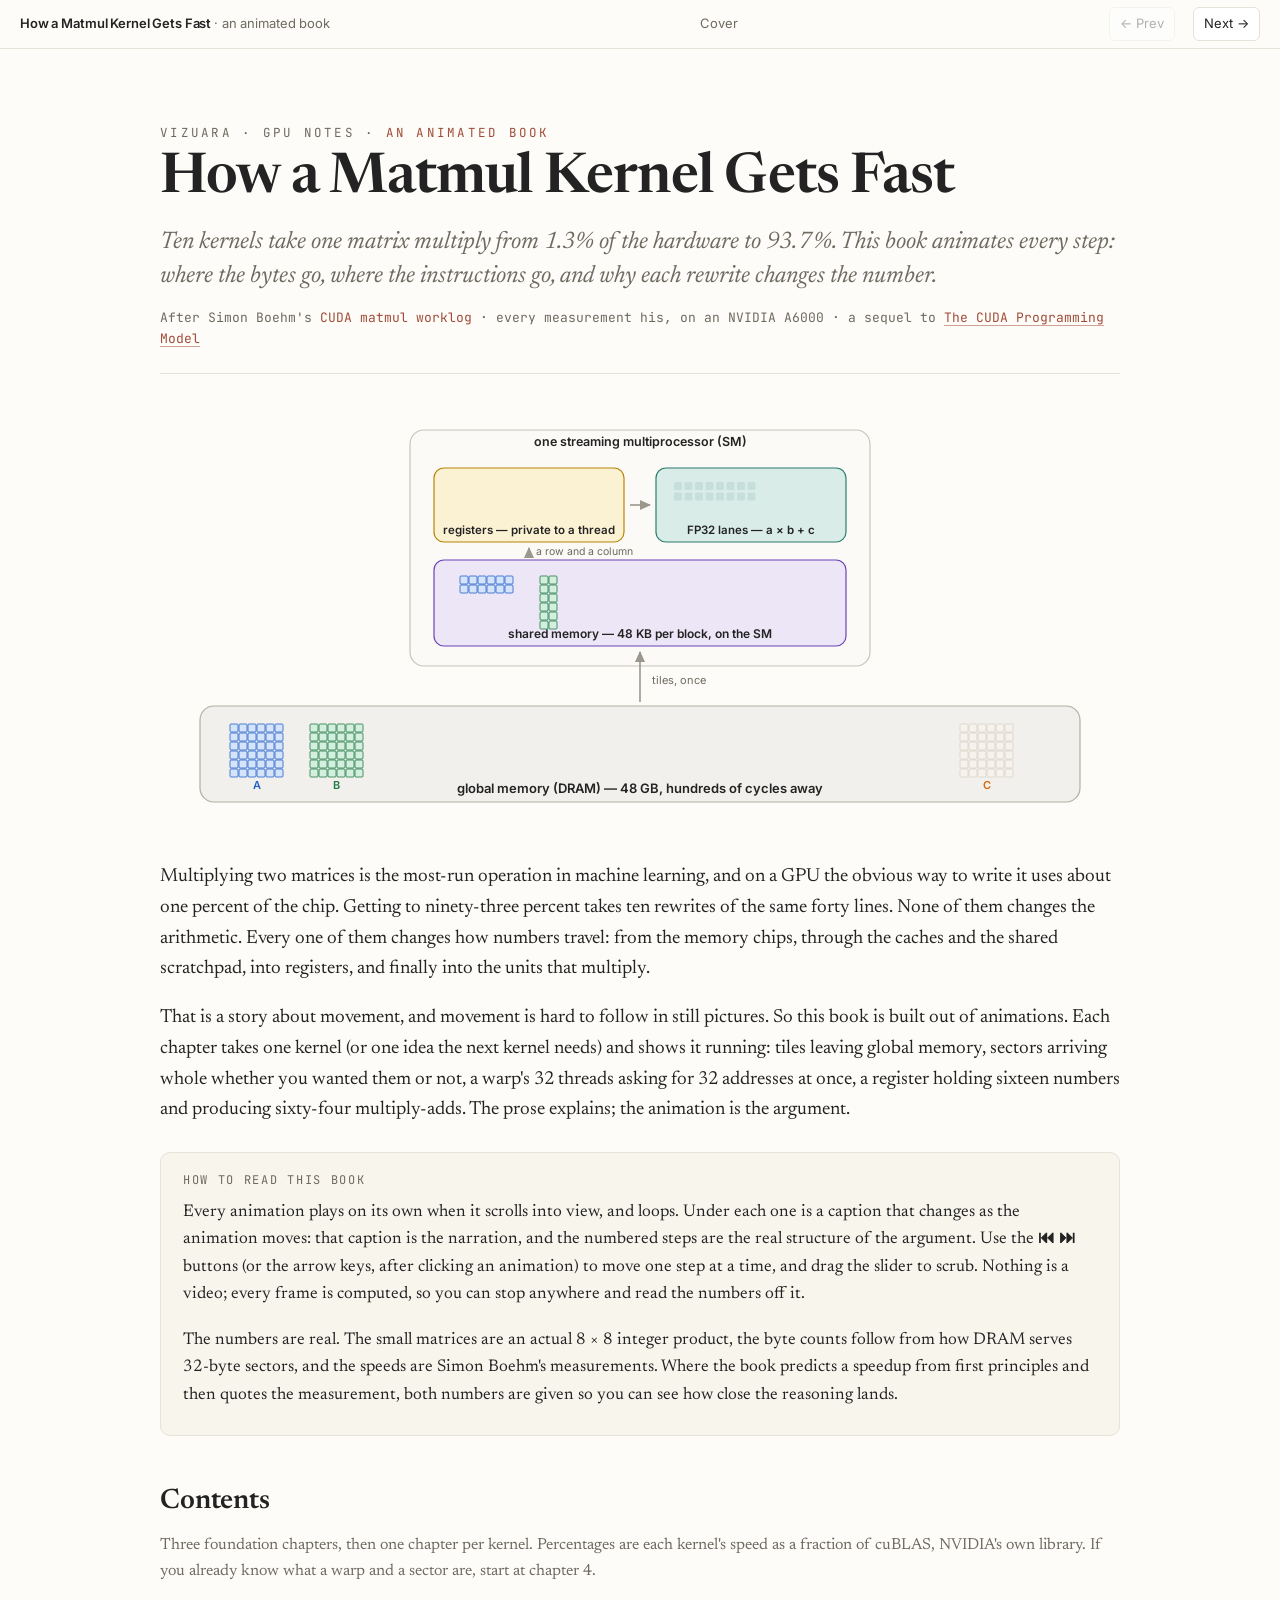
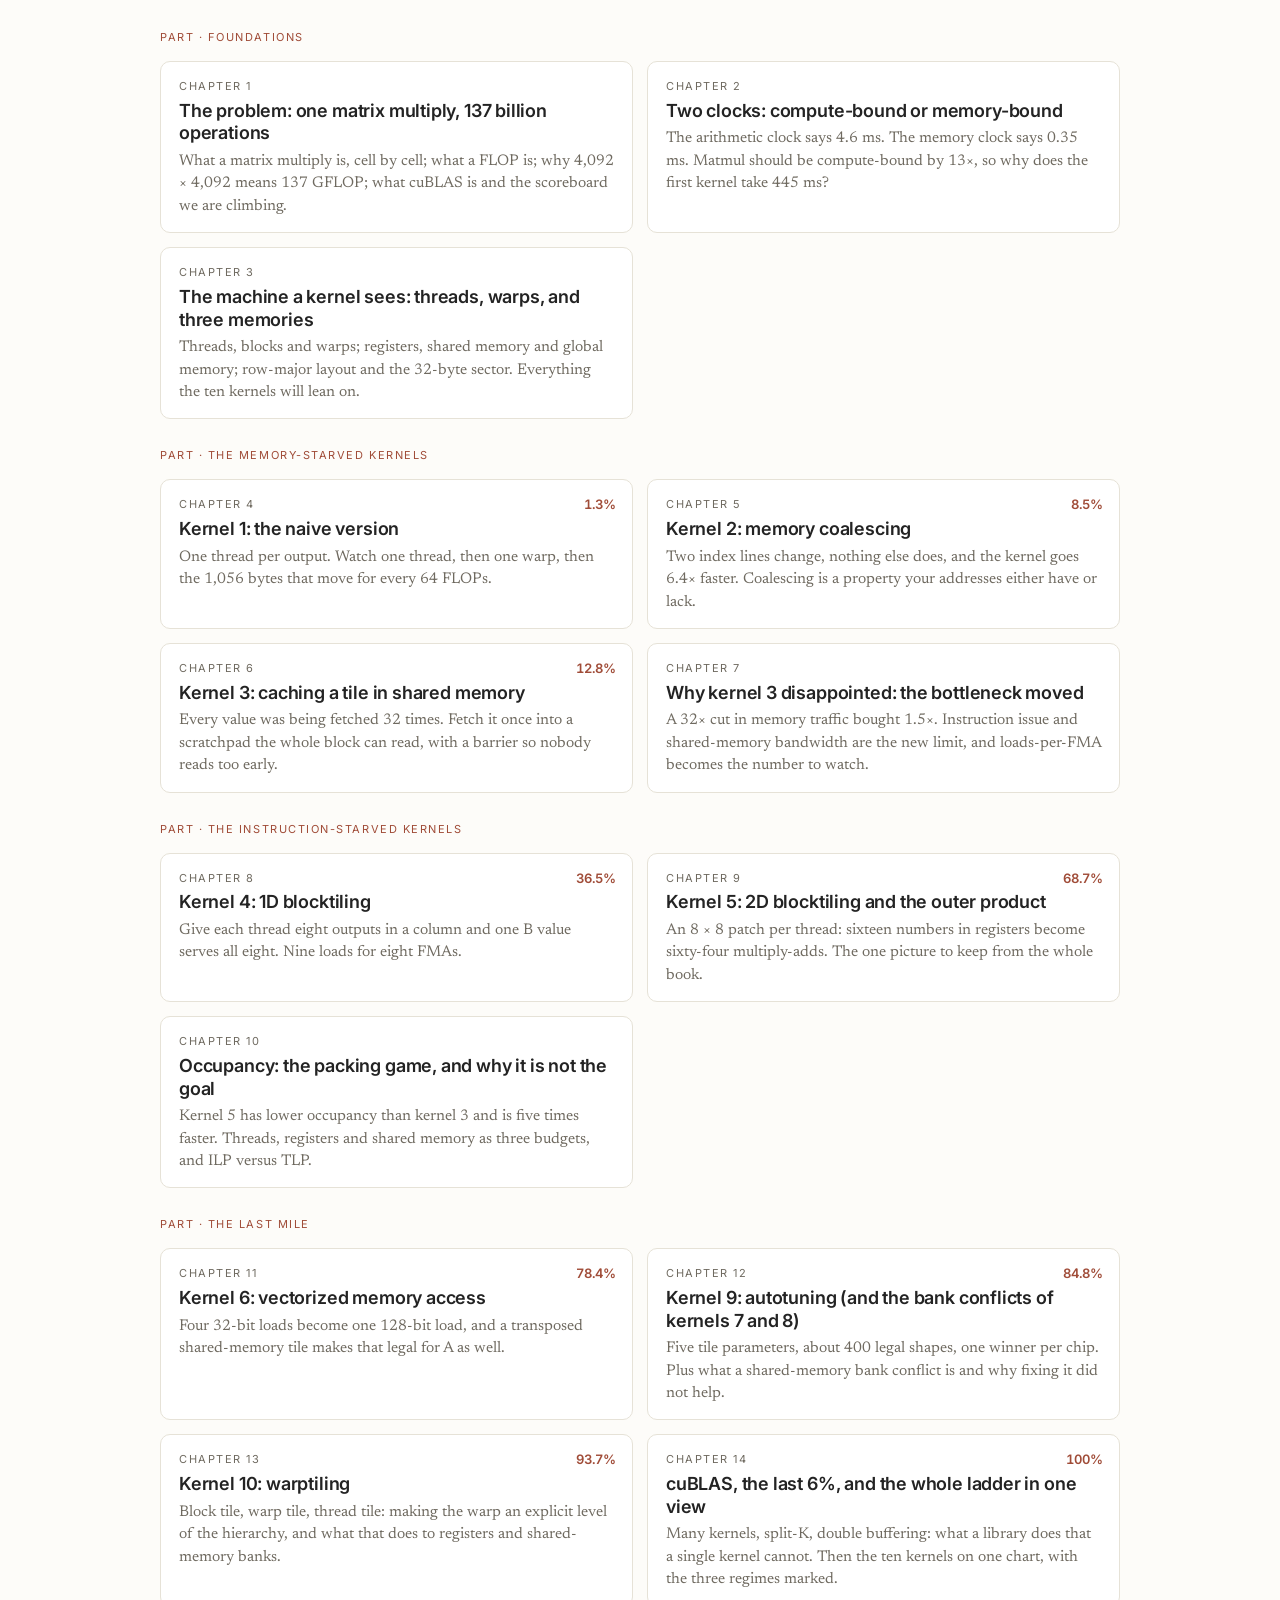
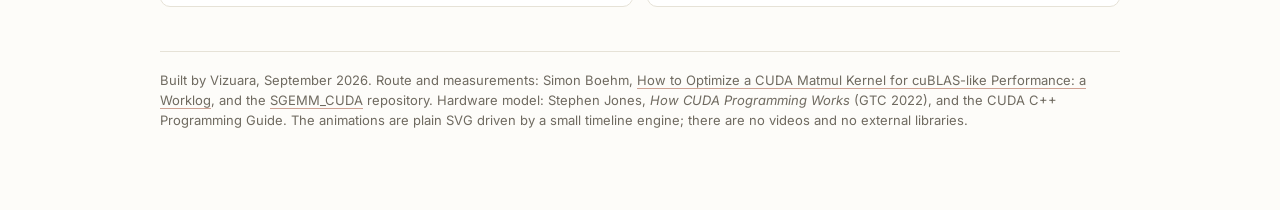
<file: index.html>
<!doctype html>
<html lang="en">
<head>
<meta charset="utf-8">
<meta name="viewport" content="width=device-width, initial-scale=1">
<title>How a Matmul Kernel Gets Fast · an animated book</title>
<meta name="description" content="Ten CUDA kernels take one matrix multiply from 1.3% of the hardware to 93.7%. An animated book that shows where every byte and every instruction goes.">
<link rel="preconnect" href="https://fonts.googleapis.com">
<link rel="stylesheet" href="https://fonts.googleapis.com/css2?family=Newsreader:ital,opsz,wght@0,6..72,400;0,6..72,500;0,6..72,600;1,6..72,400;1,6..72,500&family=Inter:wght@400;500;600&family=JetBrains+Mono:wght@400;500&display=swap">
<link rel="stylesheet" href="assets/book.css?v=6">
</head>
<body>
<div class="frame" style="grid-template-columns:1fr">
<main>
<div class="cover">

<div class="kicker">Vizuara · GPU notes · <em>an animated book</em></div>
<h1>How a Matmul Kernel Gets Fast</h1>
<p class="lede">Ten kernels take one matrix multiply from 1.3% of the hardware to 93.7%. This book animates every step: where the bytes go, where the instructions go, and why each rewrite changes the number.</p>
<div class="byline">After Simon Boehm's <em>CUDA matmul worklog</em> · every measurement his, on an NVIDIA A6000 · a sequel to <a href="https://vizuaraai.github.io/cuda-programming-model/">The CUDA Programming Model</a></div>

<figure class="wide" style="margin-left:0;width:100%">
  <div id="hero"></div>
</figure>

<p>Multiplying two matrices is the most-run operation in machine learning, and on a GPU the obvious way to write it uses about one percent of the chip. Getting to ninety-three percent takes ten rewrites of the same forty lines. None of them changes the arithmetic. Every one of them changes how numbers travel: from the memory chips, through the caches and the shared scratchpad, into registers, and finally into the units that multiply.</p>

<p>That is a story about movement, and movement is hard to follow in still pictures. So this book is built out of animations. Each chapter takes one kernel (or one idea the next kernel needs) and shows it running: tiles leaving global memory, sectors arriving whole whether you wanted them or not, a warp's 32 threads asking for 32 addresses at once, a register holding sixteen numbers and producing sixty-four multiply-adds. The prose explains; the animation is the argument.</p>

<div class="howto">
  <div class="t">How to read this book</div>
  <p>Every animation plays on its own when it scrolls into view, and loops. Under each one is a caption that changes as the animation moves: that caption is the narration, and the numbered steps are the real structure of the argument. Use the <b>⏮ ⏭</b> buttons (or the arrow keys, after clicking an animation) to move one step at a time, and drag the slider to scrub. Nothing is a video; every frame is computed, so you can stop anywhere and read the numbers off it.</p>
  <p>The numbers are real. The small matrices are an actual 8 × 8 integer product, the byte counts follow from how DRAM serves 32-byte sectors, and the speeds are Simon Boehm's measurements. Where the book predicts a speedup from first principles and then quotes the measurement, both numbers are given so you can see how close the reasoning lands.</p>
</div>

<h2 style="margin-top:48px">Contents</h2>
<p class="small">Three foundation chapters, then one chapter per kernel. Percentages are each kernel's speed as a fraction of cuBLAS, NVIDIA's own library. If you already know what a warp and a sector are, start at chapter 4.</p>
<div class="cover-grid"></div>

<div class="colophon">Built by Vizuara, September 2026. Route and measurements: Simon Boehm, <a href="https://siboehm.com/articles/22/CUDA-MMM">How to Optimize a CUDA Matmul Kernel for cuBLAS-like Performance: a Worklog</a>, and the <a href="https://github.com/siboehm/SGEMM_CUDA">SGEMM_CUDA</a> repository. Hardware model: Stephen Jones, <em>How CUDA Programming Works</em> (GTC 2022), and the CUDA C++ Programming Guide. The animations are plain SVG driven by a small timeline engine; there are no videos and no external libraries.</div>

</div>
</main>
</div>

<script src="assets/anim.js?v=6"></script>
<script src="assets/nav.js?v=6"></script>
<script>
(function () {
  const K = MB.color;
  // The cover animation: data flowing through the hierarchy while a tile of C is computed.
  const S = MB.scene('hero', { w: 960, h: 420, hero: true, holdEnd: 0.6, title: 'Tiles of A and B flow from global memory through shared memory and registers into the FMA units' });
  const tl = S.tl;

  // hierarchy boxes
  const GM = S.membox({ x: 40, y: 300, w: 880, h: 96, label: 'global memory (DRAM) — 48 GB, hundreds of cycles away', labelPos: 'bottom', labelSize: 13, fill: '#f1f0ec', stroke: '#b3afa4', rx: 14 });
  const SM = S.membox({ x: 250, y: 24, w: 460, h: 236, label: 'one streaming multiprocessor (SM)', labelPos: 'top', labelSize: 12.5, fill: '#fbfaf7', stroke: '#c9c4bb', rx: 14 });
  const SMEM = S.membox({ x: 274, y: 154, w: 412, h: 86, label: 'shared memory — 48 KB per block, on the SM', labelPos: 'bottom', labelSize: 12, fill: K.purplefill, stroke: K.purple, rx: 10 });
  const REG = S.membox({ x: 274, y: 62, w: 190, h: 74, label: 'registers — private to a thread', labelPos: 'bottom', labelSize: 11.5, fill: K.goldfill, stroke: K.gold, rx: 10 });
  const FMA = S.membox({ x: 496, y: 62, w: 190, h: 74, label: 'FP32 lanes — a × b + c', labelPos: 'bottom', labelSize: 11.5, fill: K.tealfill, stroke: K.teal, rx: 10 });
  // arrows between levels
  S.arrow({ x1: 480, y1: 296, x2: 480, y2: 246, stroke: '#9b978d', sw: 1.6 });
  S.arrow({ x1: 369, y1: 150, x2: 369, y2: 142, stroke: '#9b978d', sw: 1.6 });
  S.arrow({ x1: 470, y1: 99, x2: 490, y2: 99, stroke: '#9b978d', sw: 1.6 });
  S.text({ x: 492, y: 275, text: 'tiles, once', size: 11, fill: K.muted });
  S.text({ x: 376, y: 146, text: 'a row and a column', size: 10.5, fill: K.muted });

  // the matrices sitting in global memory
  const A = S.tile({ x: 70, y: 318, rows: 6, cols: 6, cell: 8, gap: 1, fill: K.Afill, stroke: K.A, label: 'A', labelSize: 11 });
  const B = S.tile({ x: 150, y: 318, rows: 6, cols: 6, cell: 8, gap: 1, fill: K.Bfill, stroke: K.B, label: 'B', labelSize: 11 });
  const Cm = S.tile({ x: 800, y: 318, rows: 6, cols: 6, cell: 8, gap: 1, fill: '#f6f3ee', stroke: '#d8d2c6', label: 'C', labelSize: 11, labelFill: K.C });
  const Cdone = S.tile({ x: 800, y: 318, rows: 6, cols: 6, cell: 8, gap: 1, fill: K.Cfill, stroke: K.C, opacity: 0 });

  // travelling tiles
  const aT = S.tile({ x: 70, y: 318, rows: 2, cols: 6, cell: 8, gap: 1, fill: K.Afill, stroke: K.A, opacity: 0, frameStroke: K.A, frameFill: '#fff' });
  const bT = S.tile({ x: 150, y: 318, rows: 6, cols: 2, cell: 8, gap: 1, fill: K.Bfill, stroke: K.B, opacity: 0, frameStroke: K.B, frameFill: '#fff' });
  const aS = S.tile({ x: 300, y: 170, rows: 2, cols: 6, cell: 8, gap: 1, fill: K.Afill, stroke: K.A, opacity: 0 });
  const bS = S.tile({ x: 380, y: 170, rows: 6, cols: 2, cell: 8, gap: 1, fill: K.Bfill, stroke: K.B, opacity: 0 });
  const aR = S.tile({ x: 300, y: 170, rows: 1, cols: 4, cell: 9, gap: 1, fill: K.Afill, stroke: K.A, opacity: 0, frameStroke: K.A, frameFill: '#fff' });
  const bR = S.tile({ x: 380, y: 170, rows: 4, cols: 1, cell: 9, gap: 1, fill: K.Bfill, stroke: K.B, opacity: 0, frameStroke: K.B, frameFill: '#fff' });
  const cR = S.tile({ x: 380, y: 78, rows: 4, cols: 4, cell: 9, gap: 1, fill: '#fff', stroke: '#e0d9cf', opacity: 0 });
  const cT = S.tile({ x: 590, y: 80, rows: 2, cols: 2, cell: 9, gap: 1, fill: K.Cfill, stroke: K.C, opacity: 0, frameStroke: K.C, frameFill: '#fff' });
  const lanes = S.threads({ x: 514, y: 76, n: 16, size: 8, gap: 2.5, perRow: 8, fill: '#c7dfda', stroke: 'none' });

  // loop: A,B tiles go up to shared memory; slices go to registers; lanes fire; C tile goes down
  tl.show([aT, bT], 0.2);
  tl.move(aT, 300, 170, 1.1, { at: '<', arc: -40 });
  tl.move(bT, 380, 170, 1.1, { at: '<', arc: 40 });
  tl.show([aS, bS], 0.2); tl.hide([aT, bT], 0.01, { at: '<' });
  tl.set(aT, { tx: 70, ty: 318 }); tl.set(bT, { tx: 150, ty: 318 });
  tl.wait(0.3);
  // registers pull slices
  for (let i = 0; i < 3; i++) {
    tl.set(aR, { tx: 300, ty: 170 + i * 9 }); tl.set(bR, { tx: 380 + i * 9, ty: 170 });
    tl.show([aR, bR], 0.15);
    tl.move(aR, 292, 78 + 40, 0.5, { at: '<', arc: 20 });
    tl.move(bR, 350, 74, 0.5, { at: '<', arc: -20 });
    tl.show(cR, 0.2, { at: '<' });
    // lanes light up and a C tile forms
    tl.to(lanes.items, { fill: K.teal }, 0.08, { stagger: 0.02 });
    tl.to(cR.cells, { fill: K.Cfill, stroke: K.C }, 0.12, { at: '<', stagger: 0.012 });
    tl.to(lanes.items, { fill: '#c7dfda' }, 0.25, { at: '<+0.3' });
    tl.hide([aR, bR], 0.15, { at: '<' });
    tl.to(cR.cells, { fill: '#fff', stroke: '#e0d9cf' }, 0.2, { at: '<+0.2' });
  }
  tl.hide(cR, 0.2);
  // finished C tile travels back down to global memory
  tl.set(cT, { tx: 590, ty: 80 });
  tl.show(cT, 0.2);
  tl.move(cT, 800, 318, 1.1, { at: '<', arc: -50 });
  tl.show(Cdone, 0.25); tl.hide(cT, 0.01, { at: '<' });
  tl.hide([aS, bS], 0.3, { at: '<' });
  tl.wait(0.5);
  tl.hide(Cdone, 0.3);
  S.finish();
})();
</script>
</body>
</html>
</file>
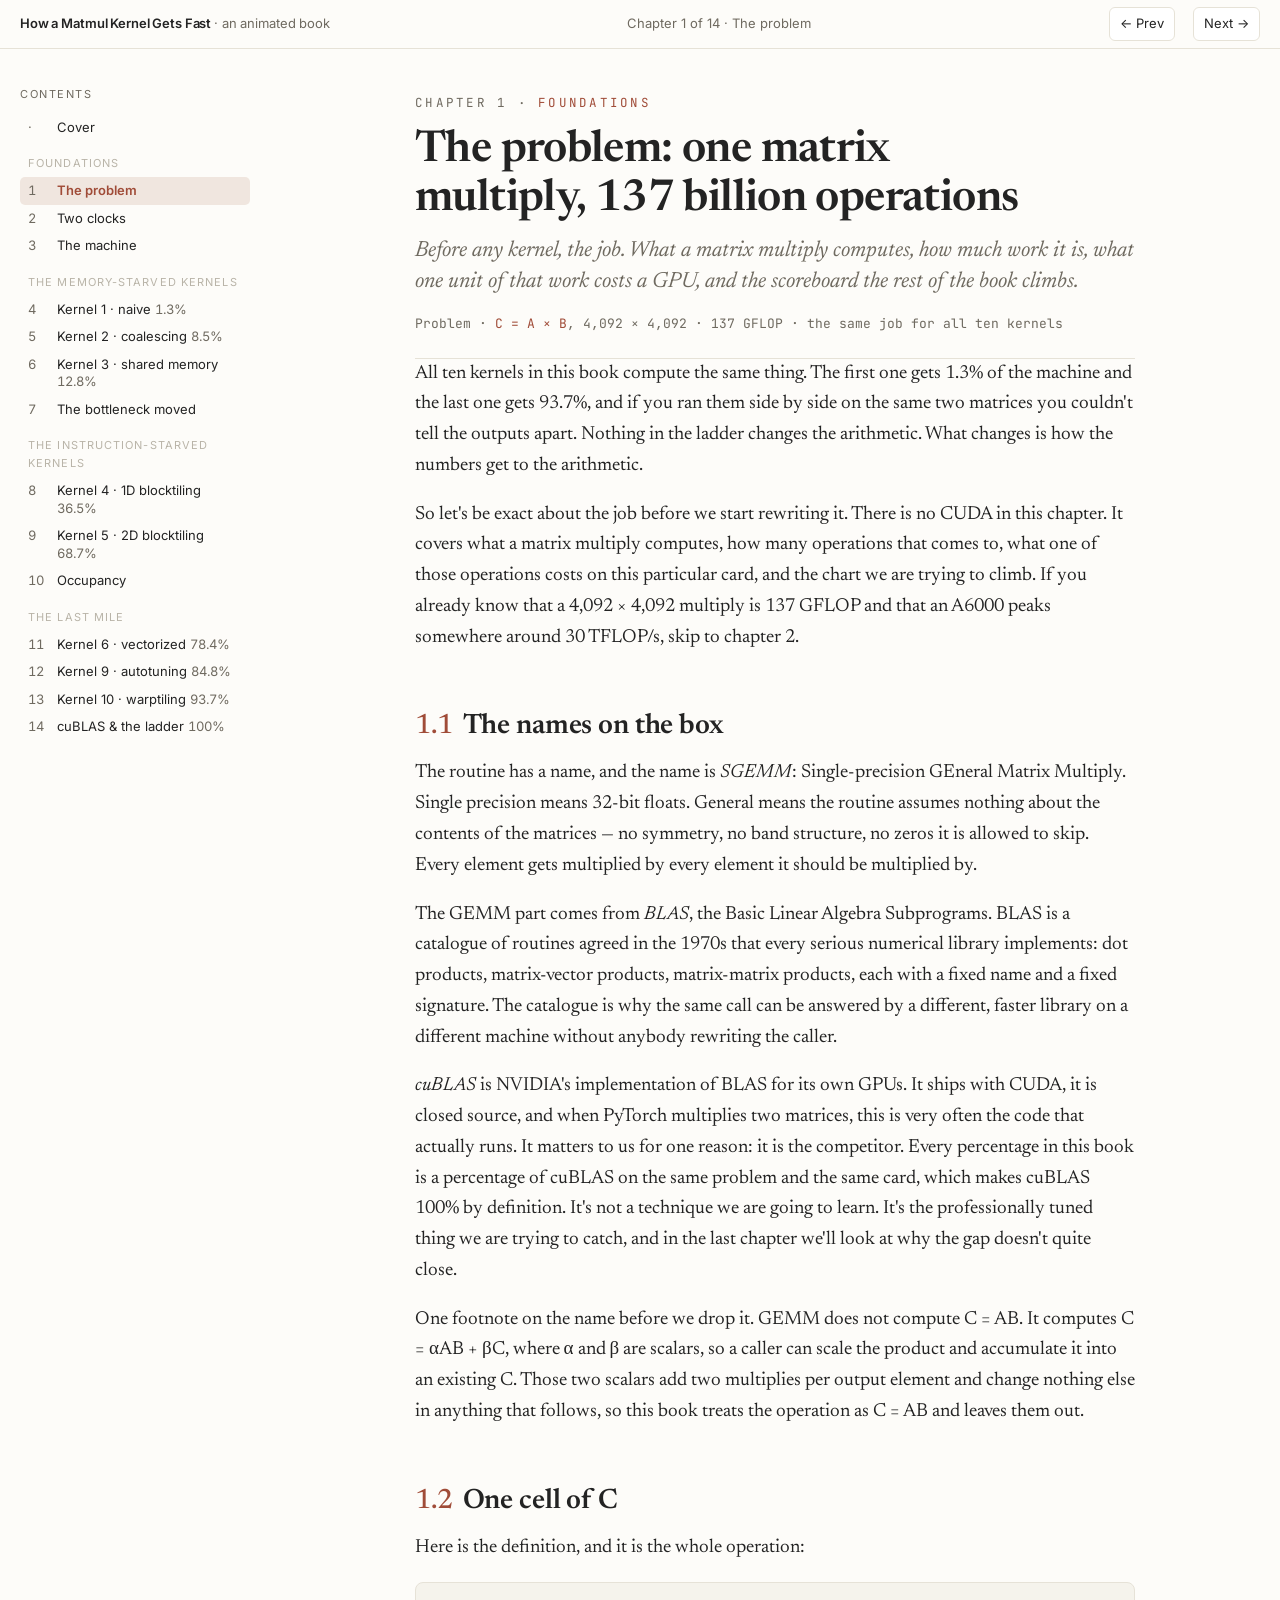
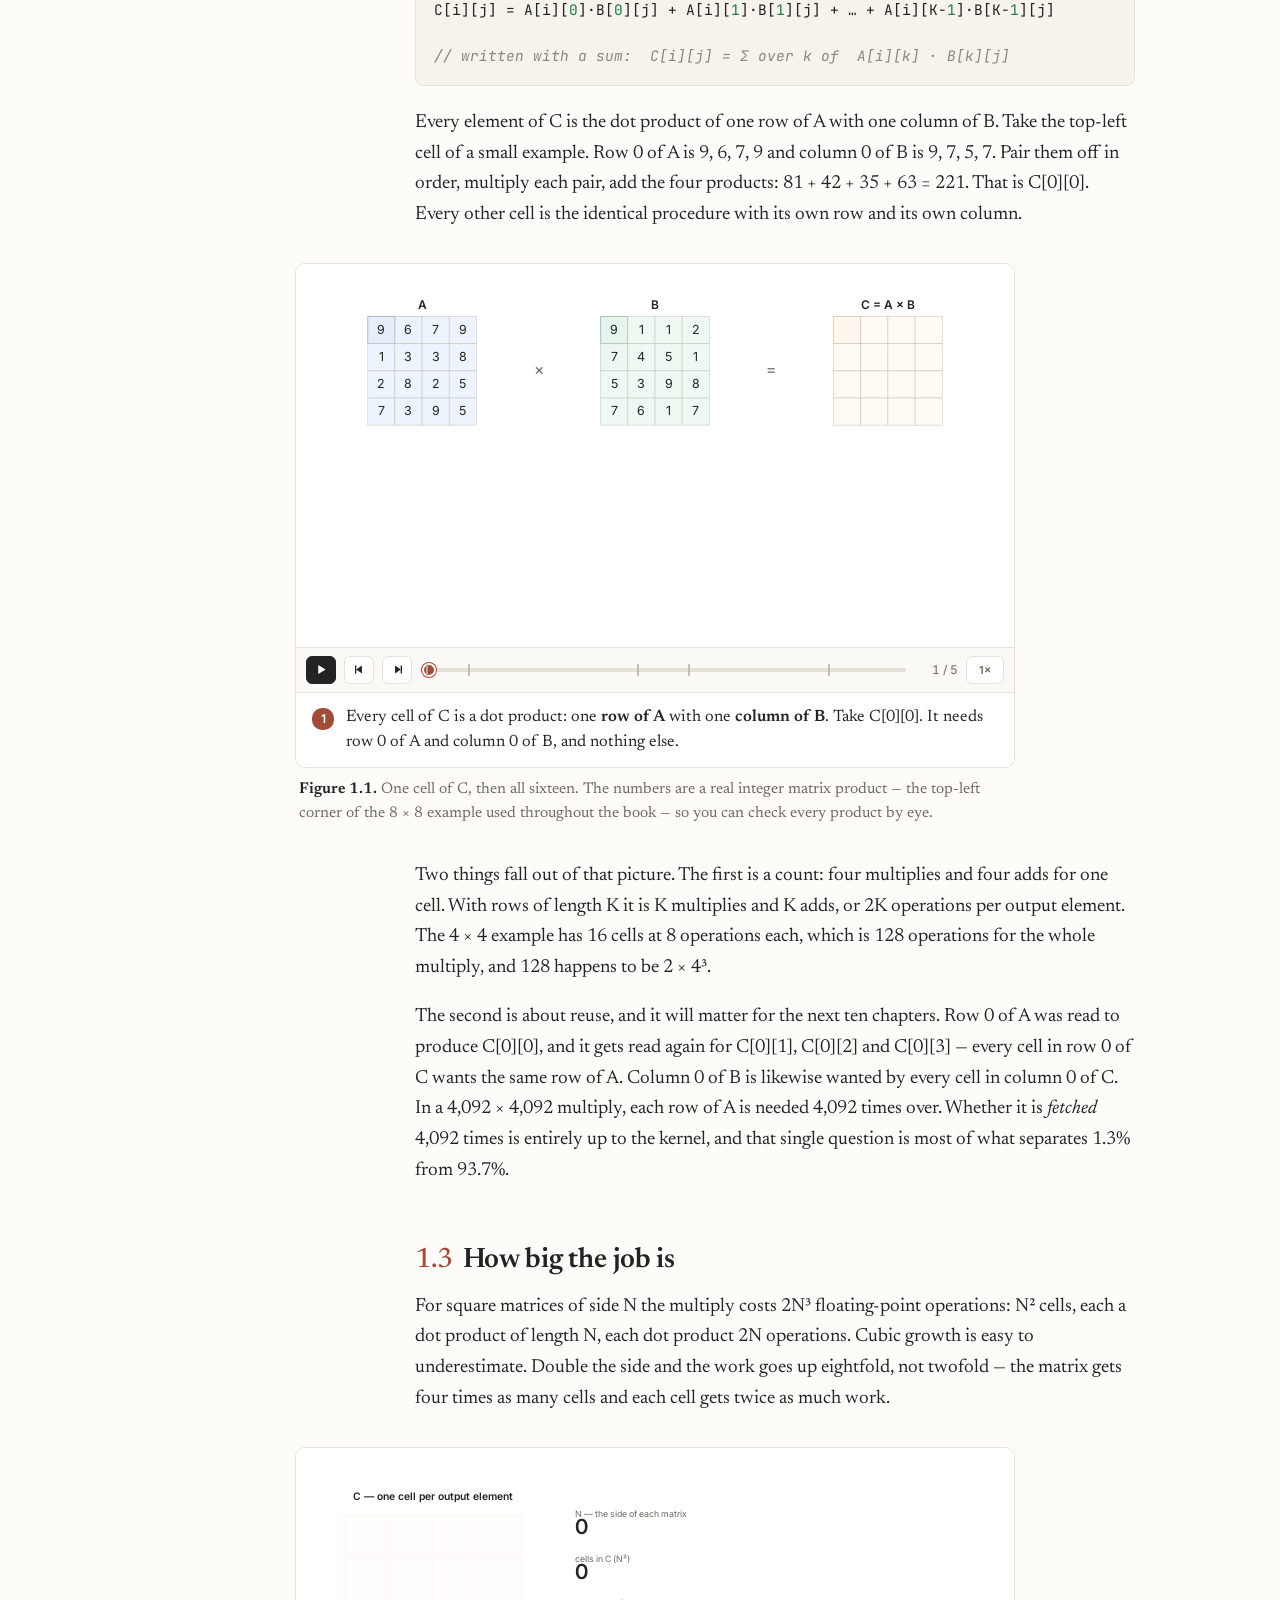
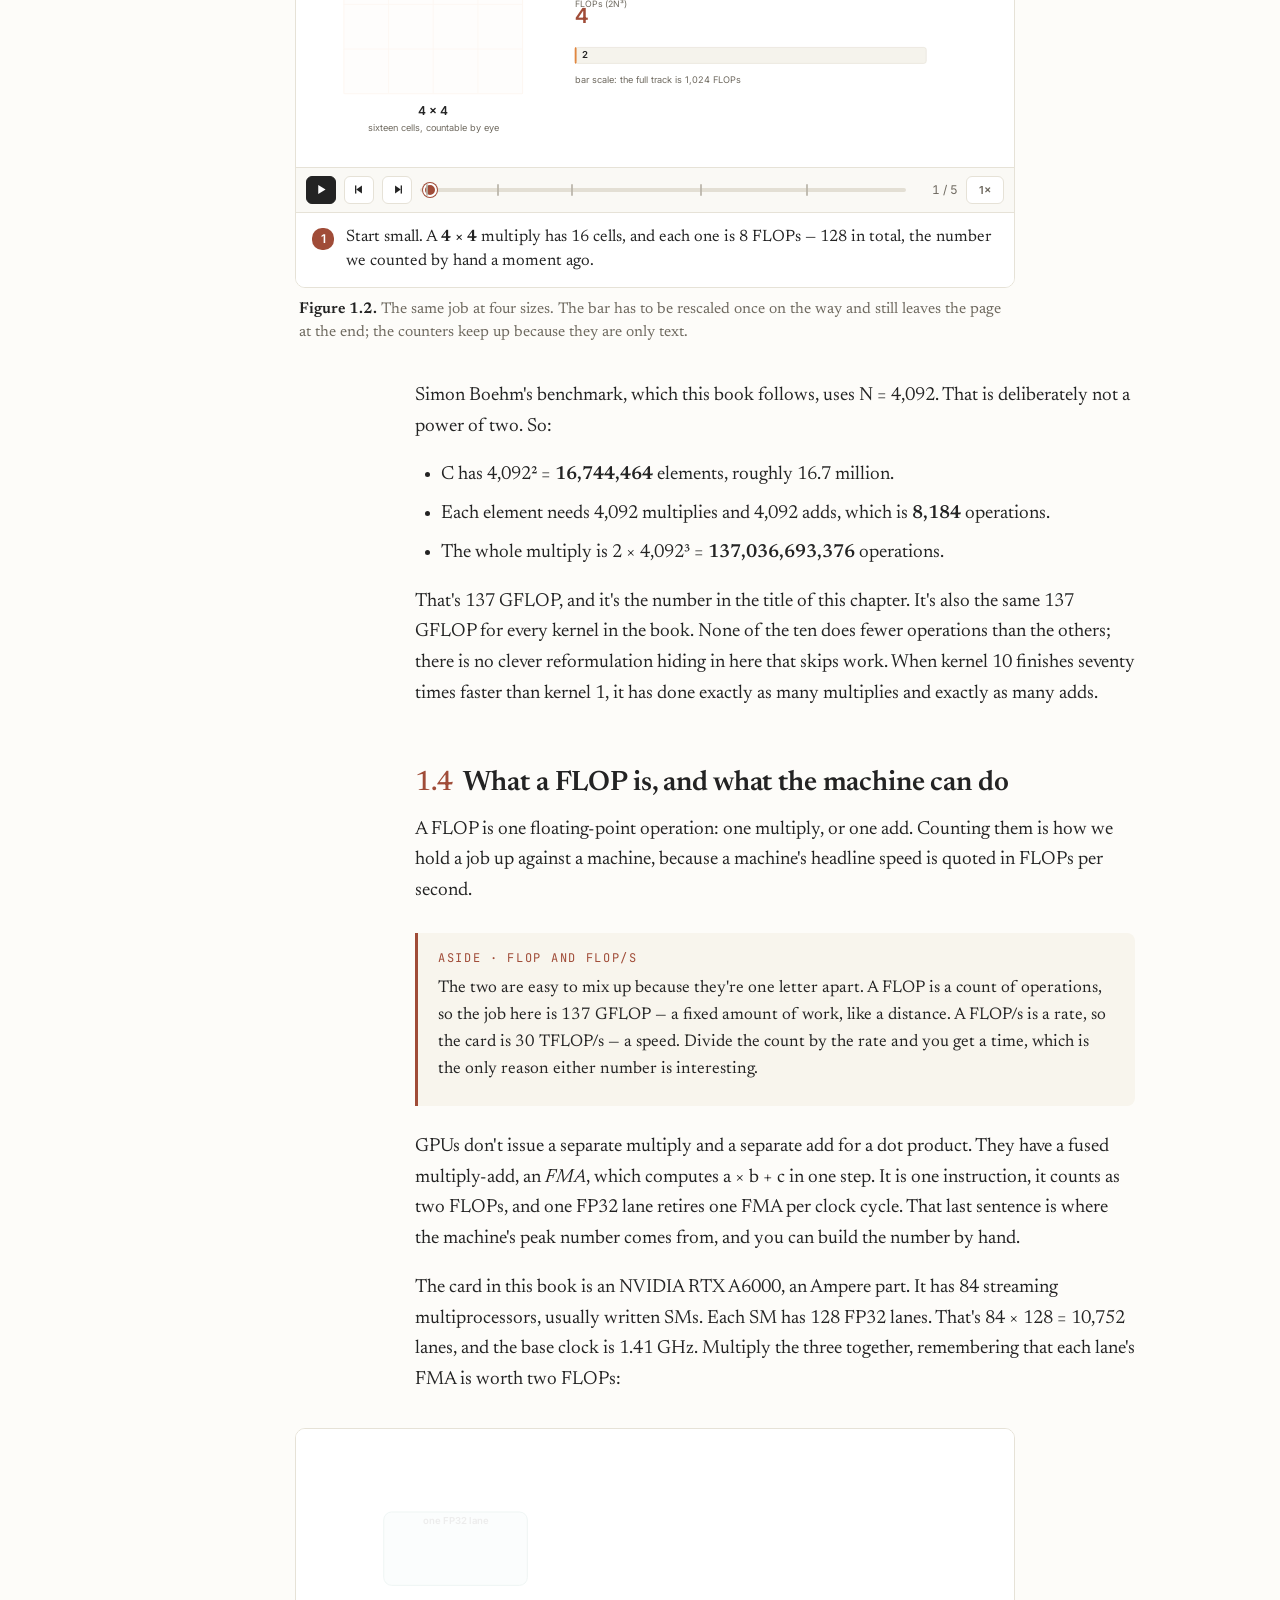
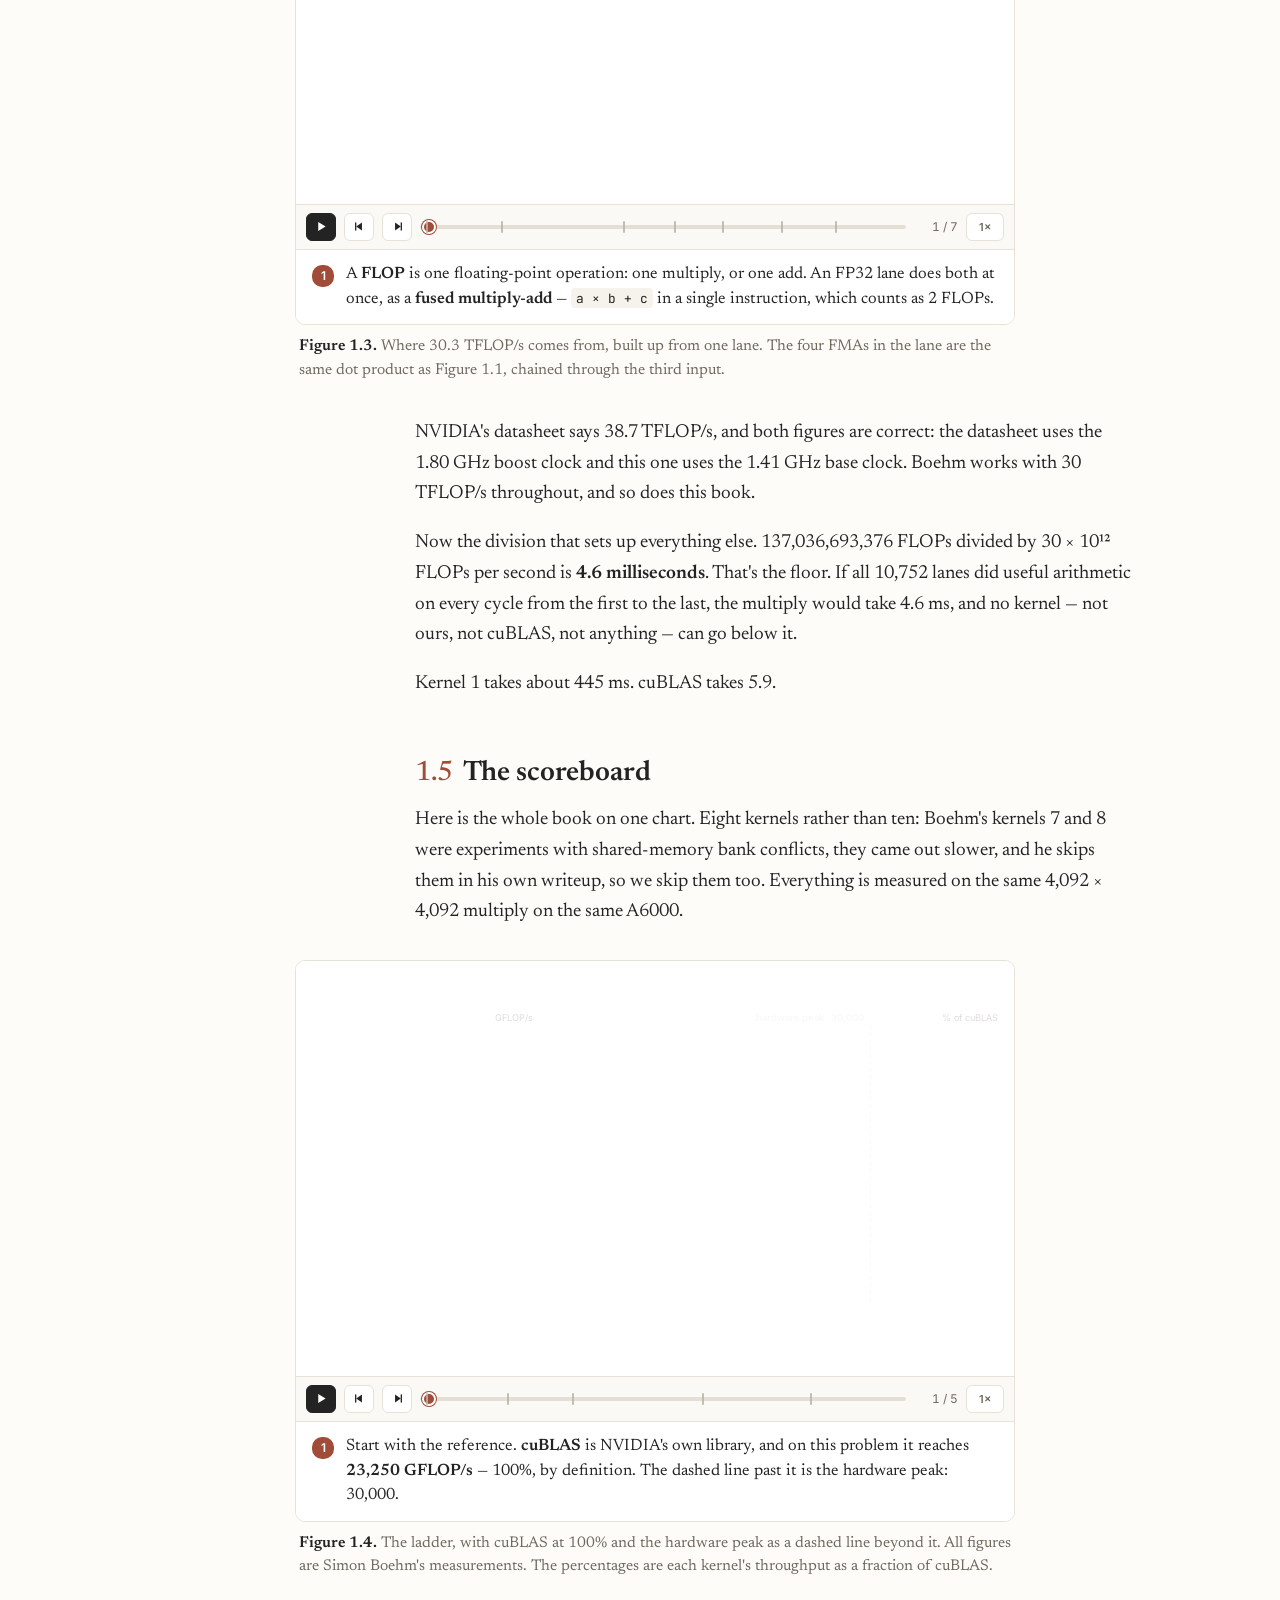
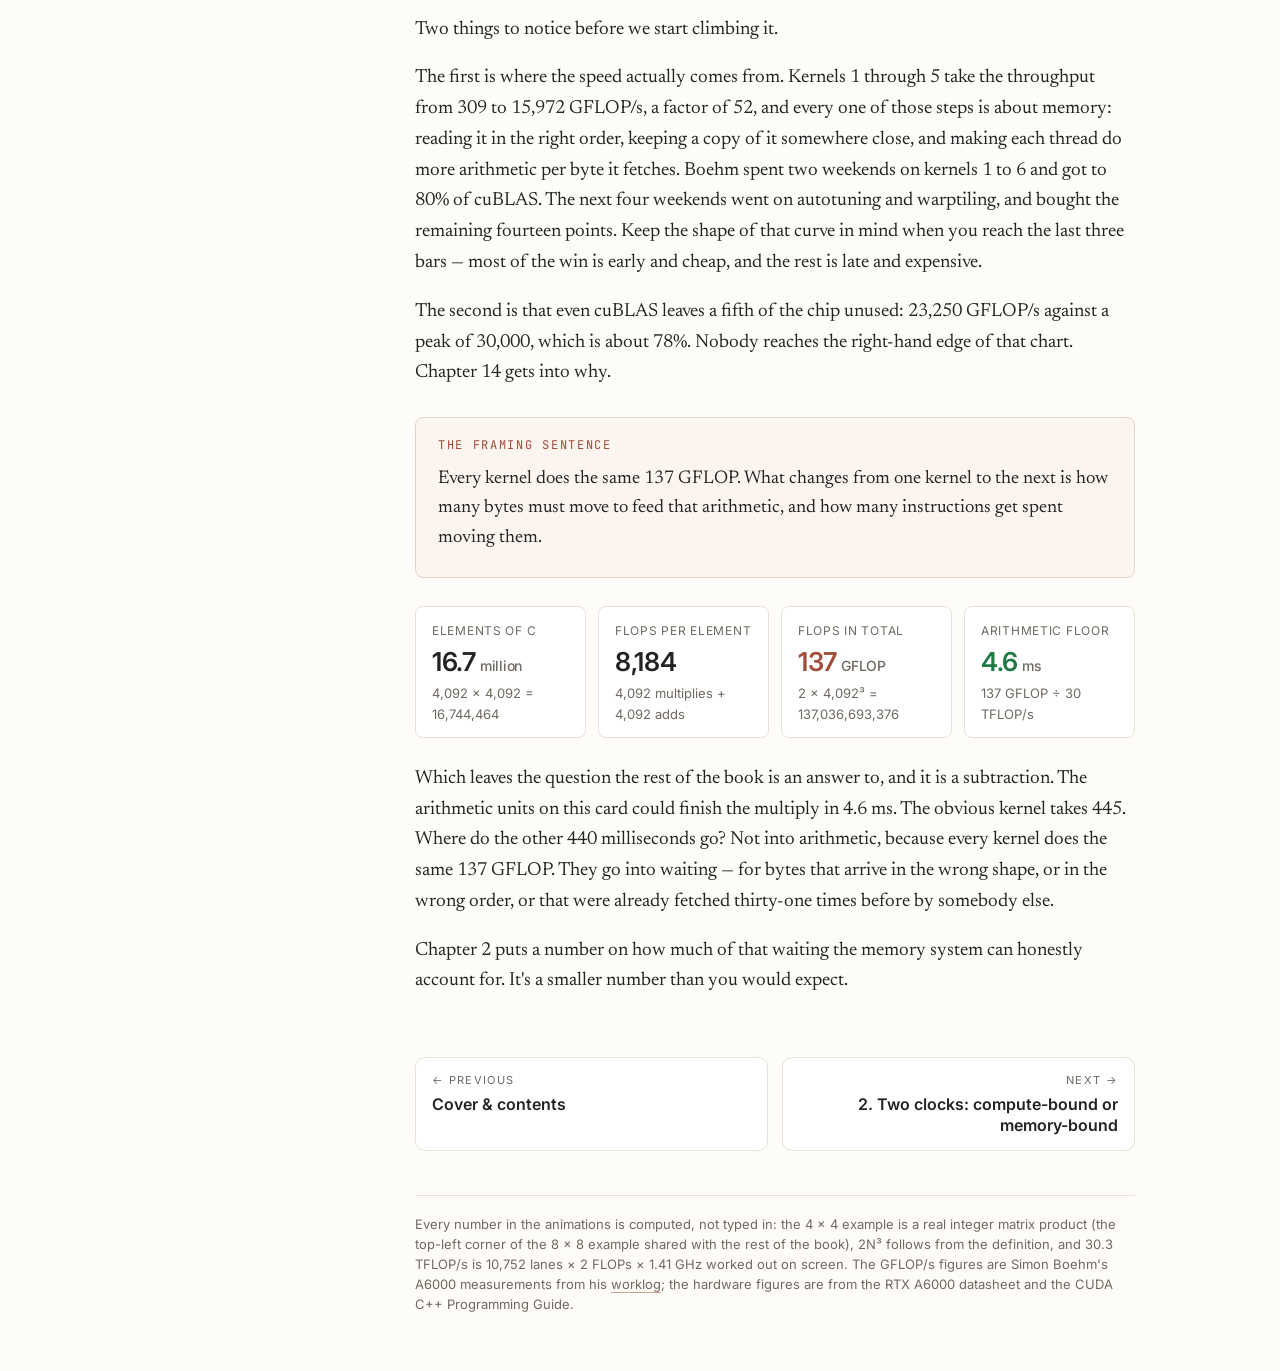
<file: ch01-the-problem.html>
<!doctype html>
<html lang="en">
<head>
<meta charset="utf-8">
<meta name="viewport" content="width=device-width, initial-scale=1">
<title>The problem: one matrix multiply, 137 billion operations · How a Matmul Kernel Gets Fast</title>
<link rel="preconnect" href="https://fonts.googleapis.com">
<link rel="stylesheet" href="https://fonts.googleapis.com/css2?family=Newsreader:ital,opsz,wght@0,6..72,400;0,6..72,500;0,6..72,600;1,6..72,400;1,6..72,500&family=Inter:wght@400;500;600&family=JetBrains+Mono:wght@400;500&display=swap">
<link rel="stylesheet" href="assets/book.css?v=6">
</head>
<body>
<div class="frame">
<nav class="side"></nav>
<main>
<article>

<div class="kicker">Chapter 1 · <em>Foundations</em></div>
<h1>The problem: one matrix multiply, 137 billion operations</h1>
<p class="lede">Before any kernel, the job. What a matrix multiply computes, how much work it is, what one unit of that work costs a GPU, and the scoreboard the rest of the book climbs.</p>
<div class="byline">Problem · <em>C = A × B</em>, 4,092 × 4,092 · 137 GFLOP · the same job for all ten kernels</div>

<p>All ten kernels in this book compute the same thing. The first one gets 1.3% of the machine and the last one gets 93.7%, and if you ran them side by side on the same two matrices you couldn't tell the outputs apart. Nothing in the ladder changes the arithmetic. What changes is how the numbers get to the arithmetic.</p>

<p>So let's be exact about the job before we start rewriting it. There is no CUDA in this chapter. It covers what a matrix multiply computes, how many operations that comes to, what one of those operations costs on this particular card, and the chart we are trying to climb. If you already know that a 4,092 × 4,092 multiply is 137 GFLOP and that an A6000 peaks somewhere around 30 TFLOP/s, skip to chapter 2.</p>

<h2><span class="no">1.1</span>The names on the box</h2>

<p>The routine has a name, and the name is <em>SGEMM</em>: Single-precision GEneral Matrix Multiply. Single precision means 32-bit floats. General means the routine assumes nothing about the contents of the matrices — no symmetry, no band structure, no zeros it is allowed to skip. Every element gets multiplied by every element it should be multiplied by.</p>

<p>The GEMM part comes from <em>BLAS</em>, the Basic Linear Algebra Subprograms. BLAS is a catalogue of routines agreed in the 1970s that every serious numerical library implements: dot products, matrix-vector products, matrix-matrix products, each with a fixed name and a fixed signature. The catalogue is why the same call can be answered by a different, faster library on a different machine without anybody rewriting the caller.</p>

<p><em>cuBLAS</em> is NVIDIA's implementation of BLAS for its own GPUs. It ships with CUDA, it is closed source, and when PyTorch multiplies two matrices, this is very often the code that actually runs. It matters to us for one reason: it is the competitor. Every percentage in this book is a percentage of cuBLAS on the same problem and the same card, which makes cuBLAS 100% by definition. It's not a technique we are going to learn. It's the professionally tuned thing we are trying to catch, and in the last chapter we'll look at why the gap doesn't quite close.</p>

<p>One footnote on the name before we drop it. GEMM does not compute C = AB. It computes C = αAB + βC, where α and β are scalars, so a caller can scale the product and accumulate it into an existing C. Those two scalars add two multiplies per output element and change nothing else in anything that follows, so this book treats the operation as C = AB and leaves them out.</p>

<h2><span class="no">1.2</span>One cell of C</h2>

<p>Here is the definition, and it is the whole operation:</p>

<pre><code>C[i][j] = A[i][<span class="n">0</span>]·B[<span class="n">0</span>][j] + A[i][<span class="n">1</span>]·B[<span class="n">1</span>][j] + … + A[i][K-<span class="n">1</span>]·B[K-<span class="n">1</span>][j]

<span class="c">// written with a sum:  C[i][j] = Σ over k of  A[i][k] · B[k][j]</span></code></pre>

<p>Every element of C is the dot product of one row of A with one column of B. Take the top-left cell of a small example. Row 0 of A is 9, 6, 7, 9 and column 0 of B is 9, 7, 5, 7. Pair them off in order, multiply each pair, add the four products: 81 + 42 + 35 + 63 = 221. That is C[0][0]. Every other cell is the identical procedure with its own row and its own column.</p>

<figure class="wide">
  <div id="a-cell"></div>
  <figcaption><b>Figure 1.1.</b> One cell of C, then all sixteen. The numbers are a real integer matrix product — the top-left corner of the 8 × 8 example used throughout the book — so you can check every product by eye.</figcaption>
</figure>

<p>Two things fall out of that picture. The first is a count: four multiplies and four adds for one cell. With rows of length K it is K multiplies and K adds, or 2K operations per output element. The 4 × 4 example has 16 cells at 8 operations each, which is 128 operations for the whole multiply, and 128 happens to be 2 × 4³.</p>

<p>The second is about reuse, and it will matter for the next ten chapters. Row 0 of A was read to produce C[0][0], and it gets read again for C[0][1], C[0][2] and C[0][3] — every cell in row 0 of C wants the same row of A. Column 0 of B is likewise wanted by every cell in column 0 of C. In a 4,092 × 4,092 multiply, each row of A is needed 4,092 times over. Whether it is <em>fetched</em> 4,092 times is entirely up to the kernel, and that single question is most of what separates 1.3% from 93.7%.</p>

<h2><span class="no">1.3</span>How big the job is</h2>

<p>For square matrices of side N the multiply costs 2N³ floating-point operations: N² cells, each a dot product of length N, each dot product 2N operations. Cubic growth is easy to underestimate. Double the side and the work goes up eightfold, not twofold — the matrix gets four times as many cells and each cell gets twice as much work.</p>

<figure class="wide">
  <div id="a-scale"></div>
  <figcaption><b>Figure 1.2.</b> The same job at four sizes. The bar has to be rescaled once on the way and still leaves the page at the end; the counters keep up because they are only text.</figcaption>
</figure>

<p>Simon Boehm's benchmark, which this book follows, uses N = 4,092. That is deliberately not a power of two. So:</p>

<ul>
<li>C has 4,092² = <b>16,744,464</b> elements, roughly 16.7 million.</li>
<li>Each element needs 4,092 multiplies and 4,092 adds, which is <b>8,184</b> operations.</li>
<li>The whole multiply is 2 × 4,092³ = <b>137,036,693,376</b> operations.</li>
</ul>

<p>That's 137 GFLOP, and it's the number in the title of this chapter. It's also the same 137 GFLOP for every kernel in the book. None of the ten does fewer operations than the others; there is no clever reformulation hiding in here that skips work. When kernel 10 finishes seventy times faster than kernel 1, it has done exactly as many multiplies and exactly as many adds.</p>

<h2><span class="no">1.4</span>What a FLOP is, and what the machine can do</h2>

<p>A FLOP is one floating-point operation: one multiply, or one add. Counting them is how we hold a job up against a machine, because a machine's headline speed is quoted in FLOPs per second.</p>

<div class="aside">
  <div class="t">Aside · FLOP and FLOP/s</div>
  <p>The two are easy to mix up because they're one letter apart. A FLOP is a count of operations, so the job here is 137 GFLOP — a fixed amount of work, like a distance. A FLOP/s is a rate, so the card is 30 TFLOP/s — a speed. Divide the count by the rate and you get a time, which is the only reason either number is interesting.</p>
</div>

<p>GPUs don't issue a separate multiply and a separate add for a dot product. They have a fused multiply-add, an <em>FMA</em>, which computes a × b + c in one step. It is one instruction, it counts as two FLOPs, and one FP32 lane retires one FMA per clock cycle. That last sentence is where the machine's peak number comes from, and you can build the number by hand.</p>

<p>The card in this book is an NVIDIA RTX A6000, an Ampere part. It has 84 streaming multiprocessors, usually written SMs. Each SM has 128 FP32 lanes. That's 84 × 128 = 10,752 lanes, and the base clock is 1.41 GHz. Multiply the three together, remembering that each lane's FMA is worth two FLOPs:</p>

<figure class="wide">
  <div id="a-lane"></div>
  <figcaption><b>Figure 1.3.</b> Where 30.3 TFLOP/s comes from, built up from one lane. The four FMAs in the lane are the same dot product as Figure 1.1, chained through the third input.</figcaption>
</figure>

<p>NVIDIA's datasheet says 38.7 TFLOP/s, and both figures are correct: the datasheet uses the 1.80 GHz boost clock and this one uses the 1.41 GHz base clock. Boehm works with 30 TFLOP/s throughout, and so does this book.</p>

<p>Now the division that sets up everything else. 137,036,693,376 FLOPs divided by 30 × 10¹² FLOPs per second is <b>4.6 milliseconds</b>. That's the floor. If all 10,752 lanes did useful arithmetic on every cycle from the first to the last, the multiply would take 4.6 ms, and no kernel — not ours, not cuBLAS, not anything — can go below it.</p>

<p>Kernel 1 takes about 445 ms. cuBLAS takes 5.9.</p>

<h2><span class="no">1.5</span>The scoreboard</h2>

<p>Here is the whole book on one chart. Eight kernels rather than ten: Boehm's kernels 7 and 8 were experiments with shared-memory bank conflicts, they came out slower, and he skips them in his own writeup, so we skip them too. Everything is measured on the same 4,092 × 4,092 multiply on the same A6000.</p>

<figure class="wide">
  <div id="a-scoreboard"></div>
  <figcaption><b>Figure 1.4.</b> The ladder, with cuBLAS at 100% and the hardware peak as a dashed line beyond it. All figures are Simon Boehm's measurements. The percentages are each kernel's throughput as a fraction of cuBLAS.</figcaption>
</figure>

<p>Two things to notice before we start climbing it.</p>

<p>The first is where the speed actually comes from. Kernels 1 through 5 take the throughput from 309 to 15,972 GFLOP/s, a factor of 52, and every one of those steps is about memory: reading it in the right order, keeping a copy of it somewhere close, and making each thread do more arithmetic per byte it fetches. Boehm spent two weekends on kernels 1 to 6 and got to 80% of cuBLAS. The next four weekends went on autotuning and warptiling, and bought the remaining fourteen points. Keep the shape of that curve in mind when you reach the last three bars — most of the win is early and cheap, and the rest is late and expensive.</p>

<p>The second is that even cuBLAS leaves a fifth of the chip unused: 23,250 GFLOP/s against a peak of 30,000, which is about 78%. Nobody reaches the right-hand edge of that chart. Chapter 14 gets into why.</p>

<div class="key">
  <div class="t">The framing sentence</div>
  <p>Every kernel does the same 137 GFLOP. What changes from one kernel to the next is how many bytes must move to feed that arithmetic, and how many instructions get spent moving them.</p>
</div>

<div class="ledger">
  <div class="cell"><div class="l">Elements of C</div><div class="v">16.7<small>million</small></div><div class="d">4,092 × 4,092 = 16,744,464</div></div>
  <div class="cell"><div class="l">FLOPs per element</div><div class="v">8,184</div><div class="d">4,092 multiplies + 4,092 adds</div></div>
  <div class="cell acc"><div class="l">FLOPs in total</div><div class="v">137<small>GFLOP</small></div><div class="d">2 × 4,092³ = 137,036,693,376</div></div>
  <div class="cell good"><div class="l">Arithmetic floor</div><div class="v">4.6<small>ms</small></div><div class="d">137 GFLOP ÷ 30 TFLOP/s</div></div>
</div>

<p>Which leaves the question the rest of the book is an answer to, and it is a subtraction. The arithmetic units on this card could finish the multiply in 4.6 ms. The obvious kernel takes 445. Where do the other 440 milliseconds go? Not into arithmetic, because every kernel does the same 137 GFLOP. They go into waiting — for bytes that arrive in the wrong shape, or in the wrong order, or that were already fetched thirty-one times before by somebody else.</p>

<p>Chapter 2 puts a number on how much of that waiting the memory system can honestly account for. It's a smaller number than you would expect.</p>

<div class="pager"></div>
<div class="colophon">Every number in the animations is computed, not typed in: the 4 × 4 example is a real integer matrix product (the top-left corner of the 8 × 8 example shared with the rest of the book), 2N³ follows from the definition, and 30.3 TFLOP/s is 10,752 lanes × 2 FLOPs × 1.41 GHz worked out on screen. The GFLOP/s figures are Simon Boehm's A6000 measurements from his <a href="https://siboehm.com/articles/22/CUDA-MMM">worklog</a>; the hardware figures are from the RTX A6000 datasheet and the CUDA C++ Programming Guide.</div>

</article>
</main>
</div>

<script src="assets/anim.js?v=6"></script>
<script src="assets/nav.js?v=6"></script>
<script>
(function () {
  const K = MB.color;
  const A4 = MB.A4, B4 = MB.B4, C4 = MB.C4;

  // ------------------------------------------------------------ 1.1 one cell of C
  (function () {
    const S = MB.scene('a-cell', { w: 900, h: 480, title: 'One cell of C is the dot product of a row of A and a column of B' });
    const tl = S.tl, cell = 34;
    const aBase = '#eef4fd', bBase = '#eff8f3', cBase = '#fffaf4';

    const A = S.matrix({ x: 90, y: 66, rows: 4, cols: 4, cell, values: A4, label: 'A', labelSize: 15, fill: aBase, stroke: '#c9c4bb' });
    const B = S.matrix({ x: 382, y: 66, rows: 4, cols: 4, cell, values: B4, label: 'B', labelSize: 15, fill: bBase, stroke: '#c9c4bb' });
    const C = S.matrix({ x: 674, y: 66, rows: 4, cols: 4, cell, values: C4, label: 'C = A × B', labelSize: 15, fill: cBase, stroke: '#c9c4bb', valueSize: 14 });
    C.allVals().forEach(v => v.setNow({ opacity: 0 }));
    S.text({ x: 304, y: 134, text: '×', anchor: 'middle', size: 20, fill: K.muted });
    S.text({ x: 596, y: 134, text: '=', anchor: 'middle', size: 20, fill: K.muted });

    // moving highlight frames
    const aBand = S.rect({ x: A.left() - 3, y: A.top() - 3, w: 4 * cell + 6, h: cell + 6, fill: 'none', stroke: K.A, sw: 1.8, rx: 3, opacity: 0 });
    const bBand = S.rect({ x: B.left() - 3, y: B.top() - 3, w: cell + 6, h: 4 * cell + 6, fill: 'none', stroke: K.B, sw: 1.8, rx: 3, opacity: 0 });
    const cBand = S.rect({ x: C.left() - 3, y: C.top() - 3, w: cell + 6, h: cell + 6, fill: 'none', stroke: K.C, sw: 2, rx: 3, opacity: 0 });

    // the four products, computed
    const prods = A4[0].map((v, k) => v * B4[k][0]);
    const cum = []; prods.reduce((s, p) => { s += p; cum.push(s); return s; }, 0);

    const eqY = 306;
    const head = S.text({ x: 90, y: 254, text: 'A[0][k] × B[k][0]   for k = 0, 1, 2, 3', font: 'mono', size: 12.5, fill: K.muted, opacity: 0 });
    const slots = [];
    for (let k = 0; k < 4; k++) {
      const g = S.group({ tx: 90 + k * 108, ty: eqY, opacity: 0 });
      g.rect({ x: 0, y: -26, w: 92, h: 52, fill: '#fff', stroke: K.rule, rx: 6 });
      const f = g.text({ x: 46, y: -11, text: '', anchor: 'middle', size: 12.5, fill: K.muted });
      const p = g.text({ x: 46, y: 11, text: '', anchor: 'middle', size: 17, fill: K.ink, weight: 600 });
      g.text({ x: 46, y: 42, text: 'k = ' + k, anchor: 'middle', size: 10.5, fill: K.faint });
      slots.push({ g, f, p });
    }
    const sigma = S.text({ x: 546, y: eqY, text: '= Σ', anchor: 'middle', size: 16, fill: K.muted, opacity: 0 });
    const panel = S.rect({ x: 580, y: eqY - 30, w: 236, h: 60, fill: '#fff', stroke: K.rule, sw: 1, rx: 8, opacity: 0 });
    const panelL = S.text({ x: 698, y: 264, text: 'running total', anchor: 'middle', size: 11.5, fill: K.muted, opacity: 0 });
    const total = S.counter({ x: 698, y: eqY + 2, value: 0, size: 26, anchor: 'middle', opacity: 0 });

    const led1 = S.text({ x: 90, y: 392, text: '', font: 'mono', size: 12.5, fill: K.accent, weight: 600, opacity: 0 });
    const led2 = S.text({ x: 90, y: 424, text: '', font: 'mono', size: 12.5, fill: K.ink, weight: 600, opacity: 0 });
    const led3 = S.text({ x: 90, y: 450, text: '', size: 12, fill: K.muted, opacity: 0 });

    // flying value chips
    const fly = [];
    for (let k = 0; k < 4; k++) {
      const [ax, ay] = A.center(0, k), [bx, by] = B.center(k, 0);
      const fa = S.group({ tx: ax, ty: ay, opacity: 0 });
      fa.rect({ x: -15, y: -13, w: 30, h: 26, fill: K.Afill, stroke: K.A, rx: 4 });
      fa.text({ x: 0, y: 0.5, text: A4[0][k], anchor: 'middle', size: 14, weight: 600 });
      const fb = S.group({ tx: bx, ty: by, opacity: 0 });
      fb.rect({ x: -15, y: -13, w: 30, h: 26, fill: K.Bfill, stroke: K.B, rx: 4 });
      fb.text({ x: 0, y: 0.5, text: B4[k][0], anchor: 'middle', size: 14, weight: 600 });
      fly.push({ fa, fb });
    }

    tl.step('Every cell of C is a dot product: one <b>row of A</b> with one <b>column of B</b>. Take C[0][0]. It needs row 0 of A and column 0 of B, and nothing else.');
    tl.to(A.row(0), { fill: K.Afill, stroke: K.A, sw: 1.2 }, 0.3, { stagger: 0.05 });
    tl.to(B.col(0), { fill: K.Bfill, stroke: K.B, sw: 1.2 }, 0.3, { at: '<', stagger: 0.05 });
    tl.to(C.cellAt(0, 0), { fill: K.Cfill, stroke: K.C, sw: 1.6 }, 0.4, { at: '<' });
    tl.show([aBand, bBand, cBand], 0.4, { at: '<+0.2' });
    tl.wait(1.8);

    tl.step('Pair the numbers off in order and multiply: <b>' + A4[0].map((v, k) => v + ' × ' + B4[k][0]).join(', ') + '</b>. Four pairs, four products, and a running total that carries the sum so far.');
    tl.show([head, sigma, panel, panelL, total], 0.4);
    tl.wait(0.8);

    function doK(k) {
      const { fa, fb } = fly[k], sx = 90 + k * 108;
      tl.to(A.cellAt(0, k), { fill: '#a9c6f5', sw: 2 }, 0.2);
      tl.to(B.cellAt(k, 0), { fill: '#a7dfbb', sw: 2 }, 0.2, { at: '<' });
      tl.show([fa, fb], 0.15, { at: '<' });
      tl.move(fa, sx + 26, eqY - 11, 0.7, { arc: -34 });
      tl.move(fb, sx + 66, eqY - 11, 0.7, { at: '<', arc: 34 });
      tl.show(slots[k].g, 0.25, { at: '<+0.35' });
      tl.hide([fa, fb], 0.2);
      tl.set(slots[k].f, { text: A4[0][k] + ' × ' + B4[k][0] }, '<');
      tl.set(slots[k].p, { text: '' + prods[k] }, '<');
      tl.to(total.num, { value: cum[k] }, 0.4, { at: '<' });
      tl.to(A.cellAt(0, k), { fill: K.Afill, sw: 1.2 }, 0.3, { at: '<' });
      tl.to(B.cellAt(k, 0), { fill: K.Bfill, sw: 1.2 }, 0.3, { at: '<' });
      tl.wait(0.85);
    }
    for (let k = 0; k < 4; k++) doK(k);

    tl.step('Add the four products and the cell is finished: <b>' + prods.join(' + ') + ' = ' + C4[0][0] + '</b>. That took 4 multiplies and 4 adds — <b>8 floating-point operations</b> for one number.');
    tl.to(total.num, { fill: K.C }, 0.3);
    tl.show(C.valAt(0, 0), 0.5, { at: '<' });
    tl.to(C.cellAt(0, 0), { fill: '#f9c9a0' }, 0.3, { at: '<' });
    tl.set(led1, { text: 'C[0][0] = ' + C4[0][0] + '   ·   4 multiplies + 4 adds = 8 FLOPs' }, '<');
    tl.show(led1, 0.4);
    tl.wait(2.0);

    tl.step('Every other cell works the same way, with its own row and its own column. Watch the row slide down A while the column slides across B.');
    tl.to([total.num, sigma, panel, panelL, head], { opacity: 0.25 }, 0.4);
    tl.to(slots.map(s => s.g), { opacity: 0.25 }, 0.4, { at: '<' });
    tl.wait(0.5);
    const order = [];
    for (let r = 0; r < 4; r++) for (let c = 0; c < 4; c++) if (r || c) order.push([r, c]);
    let prev = [0, 0];
    order.forEach(([r, c]) => {
      tl.to(A.row(prev[0]), { fill: aBase, stroke: '#c9c4bb', sw: 0.7 }, 0.1);
      tl.to(B.col(prev[1]), { fill: bBase, stroke: '#c9c4bb', sw: 0.7 }, 0.1, { at: '<' });
      tl.to(A.row(r), { fill: K.Afill, stroke: K.A, sw: 1.2 }, 0.14, { at: '<' });
      tl.to(B.col(c), { fill: K.Bfill, stroke: K.B, sw: 1.2 }, 0.14, { at: '<' });
      tl.to(aBand, { y: A.top() - 3 + r * cell }, 0.16, { at: '<', ease: 'out' });
      tl.to(bBand, { x: B.left() - 3 + c * cell }, 0.16, { at: '<', ease: 'out' });
      tl.to(cBand, { x: C.left() - 3 + c * cell, y: C.top() - 3 + r * cell }, 0.16, { at: '<', ease: 'out' });
      tl.show(C.valAt(r, c), 0.16, { at: '<+0.1' });
      tl.to(C.cellAt(r, c), { fill: K.Cfill, stroke: K.C, sw: 1.1 }, 0.16, { at: '<' });
      tl.wait(0.14);
      prev = [r, c];
    });
    tl.wait(1.2);

    tl.step('Sixteen cells at 8 FLOPs each is <b>128 FLOPs</b> for the whole multiply — and 128 is exactly 2 × 4³. The pattern is <b>2N³</b>, and N is about to get much larger.');
    tl.hide([aBand, bBand, cBand], 0.4);
    tl.set(led2, { text: '16 cells × 8 FLOPs = 128 FLOPs,  and  128 = 2 × 4³' }, '<');
    tl.set(led3, { text: 'for square matrices of side N, one multiply costs 2N³ floating-point operations' }, '<');
    tl.show([led2, led3], 0.5, { stagger: 0.15 });
    tl.wait(3.0);
    S.finish();
  })();

  // ------------------------------------------------------------ 1.2 2N cubed
  (function () {
    const S = MB.scene('a-scale', { w: 900, h: 400, title: 'The cost of a matrix multiply grows as 2N cubed' });
    const tl = S.tl;
    const SX = 60, SY = 84, SIDE = 224;

    S.text({ x: SX + SIDE / 2, y: 62, text: 'C — one cell per output element', anchor: 'middle', size: 13, fill: K.ink, weight: 600 });
    function gridOf(n, sw) {
      const g = S.group({ tx: SX, ty: SY, opacity: 0 });
      g.rect({ x: 0, y: 0, w: SIDE, h: SIDE, fill: K.Cfill, stroke: K.C, sw: 1.3, rx: 1 });
      const st = SIDE / n;
      for (let i = 1; i < n; i++) {
        g.line({ x1: i * st, y1: 0, x2: i * st, y2: SIDE, stroke: K.C, sw: sw });
        g.line({ x1: 0, y1: i * st, x2: SIDE, y2: i * st, stroke: K.C, sw: sw });
      }
      return g;
    }
    const g4 = gridOf(4, 1.0), g8 = gridOf(8, 0.8), g16 = gridOf(16, 0.55), g32 = gridOf(32, 0.35), g64 = gridOf(64, 0.22);
    const gSolid = S.group({ tx: SX, ty: SY, opacity: 0 });
    gSolid.rect({ x: 0, y: 0, w: SIDE, h: SIDE, fill: K.Cdeep, stroke: K.Cdeep, sw: 1.3, rx: 1 });
    const cap = S.text({ x: SX + SIDE / 2, y: 330, text: '', anchor: 'middle', size: 15, fill: K.ink, weight: 600 });
    const cap2 = S.text({ x: SX + SIDE / 2, y: 352, text: '', anchor: 'middle', size: 11.5, fill: K.muted });

    const X0 = 350, BW = 440, SCALE1 = 2 * 8 * 8 * 8, SCALE2 = 2 * 64 * 64 * 64;
    const cN = S.counter({ x: X0, y: 84, label: 'N — the side of each matrix', value: 0, size: 26, format: v => MB.fmt(v) });
    const cCell = S.counter({ x: X0, y: 140, label: 'cells in C   (N²)', value: 0, size: 26, format: v => MB.fmt(v) });
    const cFlop = S.counter({ x: X0, y: 196, label: 'FLOPs   (2N³)', value: 0, size: 26, fill: K.accent, format: v => MB.fmt(v) });
    S.rect({ x: X0, y: 250, w: BW, h: 20, fill: '#f5f3ec', stroke: K.rule, sw: 0.8, rx: 3 });
    const bar = S.bar({ x: X0, y: 250, w: 0, h: 20, fill: K.Cfill, stroke: K.C, value: 0, valueSize: 12, format: v => MB.fmt(v) });
    const scaleNote = S.text({ x: X0, y: 292, text: '', size: 11.5, fill: K.muted });
    const overflow = S.text({ x: X0, y: 316, text: '', size: 12, fill: K.red, weight: 600 });
    const offArrow = S.arrow({ x1: X0 + BW + 6, y1: 260, x2: 872, y2: 260, stroke: K.red, sw: 2, opacity: 0 });
    const floorLine = S.text({ x: 60, y: 374, text: '', font: 'mono', size: 12.5, fill: K.accent, weight: 600, opacity: 0 });

    const w1 = f => Math.max(2, BW * f / SCALE1);
    const w2 = f => Math.max(2, BW * f / SCALE2);
    const flops = n => 2 * n * n * n;

    tl.step('Start small. A <b>4 × 4</b> multiply has 16 cells, and each one is 8 FLOPs — 128 in total, the number we counted by hand a moment ago.');
    tl.show(g4, 0.5);
    tl.set(cap, { text: '4 × 4' }, '<');
    tl.set(cap2, { text: 'sixteen cells, countable by eye' }, '<');
    tl.to(cN.num, { value: 4 }, 0.6, { at: '<' });
    tl.to(cCell.num, { value: 16 }, 0.6, { at: '<' });
    tl.to(cFlop.num, { value: flops(4) }, 0.6, { at: '<' });
    tl.set(scaleNote, { text: 'bar scale: the full track is 1,024 FLOPs' }, '<');
    bar.grow(tl, w1(flops(4)), flops(4), 0.7, { at: '<' });
    tl.wait(2.0);

    tl.step('Double the side to <b>8 × 8</b> and the work goes up eightfold, not twofold: four times as many cells, each one twice as long a dot product. 1,024 FLOPs, and the bar is already full.');
    tl.hide(g4, 0.4);
    tl.show(g8, 0.4, { at: '<' });
    tl.set(cap, { text: '8 × 8' }, '<');
    tl.set(cap2, { text: '64 cells' }, '<');
    tl.to(cN.num, { value: 8 }, 0.7, { at: '<' });
    tl.to(cCell.num, { value: 64 }, 0.7, { at: '<' });
    tl.to(cFlop.num, { value: flops(8) }, 0.7, { at: '<' });
    bar.grow(tl, w1(flops(8)), flops(8), 0.8, { at: '<' });
    tl.wait(2.0);

    tl.step('Keep going to <b>64 × 64</b>, still a tiny matrix by any standard, and it needs <b>524,288</b> FLOPs. The bar had to be rescaled by 512× to fit that, which makes the 8 × 8 job a hairline.');
    tl.hide(g8, 0.3);
    tl.show(g16, 0.3, { at: '<' });
    tl.wait(0.35);
    tl.hide(g16, 0.3);
    tl.show(g32, 0.3, { at: '<' });
    tl.wait(0.35);
    tl.hide(g32, 0.3);
    tl.show(g64, 0.3, { at: '<' });
    tl.set(cap, { text: '64 × 64' }, '<');
    tl.set(cap2, { text: '4,096 cells' }, '<');
    tl.set(scaleNote, { text: 'bar rescaled: the full track is now 524,288 FLOPs' }, '<');
    bar.grow(tl, w2(flops(8)), flops(8), 0.4, { at: '<' });
    tl.to(cN.num, { value: 64 }, 1.0);
    tl.to(cCell.num, { value: 64 * 64 }, 1.0, { at: '<' });
    tl.to(cFlop.num, { value: flops(64) }, 1.0, { at: '<' });
    bar.grow(tl, w2(flops(64)), flops(64), 1.0, { at: '<' });
    tl.wait(2.2);

    tl.step('Boehm\'s matrices are <b>4,092 × 4,092</b>. That is 16,744,464 cells, each one a dot product of 4,092 pairs: <b>137,036,693,376</b> FLOPs. The grid lines have merged into a solid block, and the bar has left the page.');
    tl.hide(g64, 0.4);
    tl.show(gSolid, 0.4, { at: '<' });
    tl.set(cap, { text: '4,092 × 4,092' }, '<');
    tl.set(cap2, { text: '16,744,464 cells' }, '<');
    tl.to(cN.num, { value: 4092 }, 1.2, { at: '<' });
    tl.to(cCell.num, { value: 4092 * 4092 }, 1.2, { at: '<' });
    tl.to(cFlop.num, { value: flops(4092) }, 1.2, { at: '<' });
    tl.to(bar.rect, { width: BW, fill: K.redfill, stroke: K.red }, 1.2, { at: '<' });
    tl.to(bar.value, { opacity: 0 }, 0.4, { at: '<' });
    tl.show(offArrow, 0.4);
    tl.set(overflow, { text: 'at this scale the bar would run ' + MB.fmt(Math.round(flops(4092) / SCALE2)) + ' × the width of the track' }, '<');
    tl.wait(2.4);

    tl.step('137 billion floating-point operations for one multiply. The machine does about 30 trillion per second, so this should take <b>4.6 ms</b>. The first kernel takes <b>445</b>.');
    tl.set(floorLine, { text: '137 GFLOP ÷ 30 TFLOP/s = 4.6 ms   ·   kernel 1 takes 445 ms' }, '<');
    tl.show(floorLine, 0.5);
    tl.wait(3.0);
    S.finish();
  })();

  // ------------------------------------------------------------ 1.3 the lane
  (function () {
    const S = MB.scene('a-lane', { w: 900, h: 470, title: 'One FMA per lane per clock, 10,752 lanes, 1.41 GHz' });
    const tl = S.tl;

    // the same dot product as figure 1.1, chained through c
    const chain = []; let acc = 0;
    for (let k = 0; k < 4; k++) { const a = A4[0][k], b = B4[k][0], c = acc; acc = a * b + c; chain.push({ a: a, b: b, c: c, out: acc }); }

    const laneBox = S.membox({ x: 110, y: 104, w: 180, h: 92, label: 'one FP32 lane', labelPos: 'top', labelSize: 12, fill: K.tealfill, stroke: K.teal, rx: 10, opacity: 0 });
    const formula = S.text({ x: 200, y: 150, text: 'a × b + c', anchor: 'middle', size: 19, font: 'mono', fill: K.ink, weight: 600, opacity: 0 });
    const fnote = S.text({ x: 200, y: 176, text: 'a fused multiply-add', anchor: 'middle', size: 10.5, fill: K.muted, opacity: 0 });
    const chipName = ['a', 'b', 'c'];
    const chips = [0, 1, 2].map(i => {
      const g = S.group({ tx: 112 + i * 56, ty: 56, opacity: 0 });
      g.rect({ x: 0, y: 0, w: 48, h: 28, fill: '#fff', stroke: K.rule, rx: 5 });
      g.text({ x: 24, y: -10, text: chipName[i], anchor: 'middle', size: 11, font: 'mono', fill: K.muted });
      const v = g.text({ x: 24, y: 14.5, text: '', anchor: 'middle', size: 15, fill: K.ink, weight: 600 });
      return { g: g, v: v };
    });
    const feed = [0, 1, 2].map(i => S.arrow({ x1: 136 + i * 56, y1: 86, x2: 136 + i * 56, y2: 101, stroke: '#9b978d', sw: 1.3, opacity: 0 }));
    const outArrow = S.arrow({ x1: 200, y1: 197, x2: 200, y2: 210, stroke: '#9b978d', sw: 1.3, opacity: 0 });
    const outG = S.group({ tx: 152, ty: 212, opacity: 0 });
    outG.rect({ x: 0, y: 0, w: 96, h: 32, fill: K.tealfill, stroke: K.teal, rx: 6 });
    const outV = outG.text({ x: 48, y: 16.5, text: '', anchor: 'middle', size: 17, fill: K.teal, weight: 600 });
    const fmaNote = S.text({ x: 200, y: 268, text: 'one FMA = 1 multiply + 1 add = 2 FLOPs', anchor: 'middle', size: 11.5, fill: K.muted, opacity: 0 });

    const clockG = S.group({ tx: 400, ty: 120, opacity: 0 });
    clockG.circle({ cx: 0, cy: 0, r: 26, fill: '#fff', stroke: K.muted, sw: 1.2 });
    for (let i = 0; i < 12; i++) {
      const a = i * Math.PI / 6;
      clockG.line({ x1: Math.sin(a) * 21, y1: -Math.cos(a) * 21, x2: Math.sin(a) * 24, y2: -Math.cos(a) * 24, stroke: K.faint, sw: 1 });
    }
    const hand = S.group({ tx: 400, ty: 120, opacity: 0 });
    hand.line({ x1: 0, y1: 0, x2: 0, y2: -18, stroke: K.accent, sw: 2 });
    hand.circle({ cx: 0, cy: 0, r: 2.6, fill: K.accent });
    const cFma = S.counter({ x: 400, y: 170, label: 'FMAs completed', value: 0, size: 22, anchor: 'middle', opacity: 0 });
    const cRate = S.counter({ x: 400, y: 226, label: 'clock ticks per second', value: 0, size: 21, anchor: 'middle', opacity: 0, format: v => MB.fmt(v) });
    const rateNote = S.text({ x: 400, y: 268, text: '', anchor: 'middle', size: 12, fill: K.muted });

    const LN = S.threads({ x: 560, y: 96, n: 128, size: 11, gap: 3, perRow: 16, fill: '#d5e8e4', stroke: K.teal, label: 'one SM — 128 FP32 lanes', labelPos: 'top', labelSize: 12, opacity: 0 });
    const SM = S.threads({ x: 560, y: 252, n: 84, size: 16, gap: 5, perRow: 12, fill: K.greyfill, stroke: K.grey, label: 'the A6000 — 84 SMs', labelPos: 'top', labelSize: 12, opacity: 0 });

    const mulLine = S.text({ x: 60, y: 424, text: '10,752 lanes  ×  2 FLOPs per cycle  ×  1.41 GHz  =  30.3 TFLOP/s', font: 'mono', size: 13.5, fill: K.accent, weight: 600, opacity: 0 });
    const dsNote = S.text({ x: 60, y: 448, text: 'the datasheet quotes 38.7 TFLOP/s, which assumes the 1.80 GHz boost clock — Boehm works with 30, and so does this book', size: 11.5, fill: K.muted, opacity: 0 });

    const fp = S.membox({ x: 60, y: 300, w: 250, h: 96, fill: '#faf9f5', stroke: K.rule, rx: 10, opacity: 0 });
    const f1 = S.text({ x: 76, y: 324, text: '137 GFLOP ÷ 30 TFLOP/s', font: 'mono', size: 12.5, fill: K.muted, opacity: 0 });
    const f2 = S.text({ x: 76, y: 356, text: '= 4.6 ms', size: 26, fill: K.teal, weight: 600, opacity: 0 });
    const f3 = S.text({ x: 76, y: 382, text: 'the arithmetic floor — nothing beats it', size: 11, fill: K.muted, opacity: 0 });

    tl.step('A <b>FLOP</b> is one floating-point operation: one multiply, or one add. An FP32 lane does both at once, as a <b>fused multiply-add</b> — <code>a × b + c</code> in a single instruction, which counts as 2 FLOPs.');
    tl.show([laneBox, formula, fnote], 0.5, { stagger: 0.12 });
    tl.show([clockG, hand, cFma], 0.4, { at: '<+0.2' });
    tl.show(feed, 0.3);
    tl.show([outArrow, fmaNote], 0.3, { at: '<' });
    tl.wait(1.4);

    function doFma(k) {
      const c = chain[k];
      tl.set(chips[0].v, { text: '' + c.a });
      tl.set(chips[1].v, { text: '' + c.b }, '<');
      tl.set(chips[2].v, { text: '' + c.c }, '<');
      tl.show([chips[0].g, chips[1].g, chips[2].g], 0.25, { at: '<' });
      tl.to(hand, { rot: 360 * (k + 1) }, 0.7, { ease: 'linear' });
      tl.to(laneBox.box, { fill: '#b7ddd5' }, 0.3, { at: '<' });
      tl.to(laneBox.box, { fill: K.tealfill }, 0.4);
      tl.show(outG, 0.25, { at: '<' });
      tl.set(outV, { text: '' + c.out }, '<');
      tl.to(cFma.num, { value: k + 1 }, 0.3, { at: '<' });
      tl.wait(0.8);
    }
    doFma(0);
    tl.step('The four values running through it are the dot product from Figure 1.1, chained: each cycle\'s output becomes the next cycle\'s <code>c</code>. After four cycles the lane holds <b>' + chain[3].out + '</b>.');
    doFma(1); doFma(2); doFma(3);
    tl.wait(1.0);

    tl.step('A lane can start a new FMA on every clock cycle, and the A6000\'s base clock ticks <b>1,410,000,000</b> times a second. So one lane on its own is worth 2.82 billion FLOPs per second.');
    tl.show(cRate, 0.4);
    tl.to(cRate.num, { value: 1.41e9 }, 1.5, { at: '<', ease: 'linear' });
    tl.to(hand, { rot: 360 * 4 + 360 * 8 }, 1.5, { at: '<', ease: 'linear' });
    tl.set(rateNote, { text: '= 1.41 GHz, the base clock' }, '<');
    tl.wait(1.6);

    tl.step('One lane is not much. An <b>SM</b> — a streaming multiprocessor, the unit a block of threads runs on — has <b>128</b> of them, and they all issue in the same cycle.');
    tl.show(LN, 0.4);
    tl.to(LN.items, { fill: K.tealfill }, 0.12, { at: '<+0.2', stagger: 0.008 });
    tl.wait(1.6);

    tl.step('And the card carries <b>84</b> SMs. 84 × 128 = <b>10,752</b> FP32 lanes, every one of them able to retire an FMA on every cycle.');
    tl.show(SM, 0.4);
    tl.to(SM.items, { fill: K.tealfill, stroke: K.teal }, 0.12, { at: '<+0.2', stagger: 0.02 });
    tl.wait(1.6);

    tl.step('Multiply the three numbers together: <b>10,752 lanes × 2 FLOPs × 1.41 GHz ≈ 30.3 TFLOP/s</b>. That is the peak this chip can do in fp32, and it is a ceiling, not a promise.');
    tl.show(mulLine, 0.5);
    tl.show(dsNote, 0.4, { at: '<+0.3' });
    tl.wait(2.6);

    tl.step('Divide the job by the peak: <b>137 GFLOP ÷ 30 TFLOP/s = 4.6 ms</b>. No kernel in this book goes below that line. The whole book is about getting near it.');
    tl.show([fp, f1, f2, f3], 0.5, { stagger: 0.12 });
    tl.wait(3.0);
    S.finish();
  })();

  // ------------------------------------------------------------ 1.4 the scoreboard
  (function () {
    const S = MB.scene('a-scoreboard', { w: 900, h: 520, title: 'Eight kernels and cuBLAS on the same 4,092 by 4,092 multiply' });
    const tl = S.tl;
    const CUB = 23249.6, PEAK = 30000;
    const rows = [
      { name: 'Kernel 1 · naive', g: 309.0 },
      { name: 'Kernel 2 · coalescing', g: 1986.5 },
      { name: 'Kernel 3 · shared memory', g: 2980.3 },
      { name: 'Kernel 4 · 1D blocktiling', g: 8474.7 },
      { name: 'Kernel 5 · 2D blocktiling', g: 15971.7 },
      { name: 'Kernel 6 · vectorized', g: 18237.3 },
      { name: 'Kernel 9 · autotuning', g: 19721.0 },
      { name: 'Kernel 10 · warptiling', g: 21779.3 },
      { name: 'cuBLAS', g: CUB, ref: true },
    ];
    const X0 = 250, W = 470, Y0 = 96, DY = 38, BH = 20;
    const px = g => W * g / PEAK;
    const pctOf = g => (g >= CUB ? '100%' : (g / CUB * 100).toFixed(1) + '%');

    const items = rows.map((r, i) => {
      const y = Y0 + i * DY;
      const track = S.rect({ x: X0, y: y, w: W, h: BH, fill: '#f5f3ec', stroke: K.rule, sw: 0.8, rx: 3, opacity: 0 });
      const bar = S.bar({ x: X0, y: y, w: 0, h: BH, fill: r.ref ? K.Cfill : K.Afill, stroke: r.ref ? K.C : K.A,
        label: r.name, labelSize: 12.5, valueSize: 12, value: 0, format: v => MB.fmt(v), opacity: 0 });
      const pct = S.text({ x: 880, y: y + BH / 2 + 0.5, text: '', anchor: 'end', size: 12.5, fill: r.ref ? K.C : K.muted, weight: 600 });
      return { r: r, y: y, track: track, bar: bar, pct: pct };
    });

    const peakX = X0 + W;
    const peakLine = S.line({ x1: peakX, y1: Y0 - 16, x2: peakX, y2: Y0 + (rows.length - 1) * DY + BH + 12, stroke: K.grey, sw: 1.4, dash: '5 4', opacity: 0 });
    const peakLbl = S.text({ x: peakX - 8, y: 72, text: 'hardware peak · 30,000', anchor: 'end', size: 12, fill: K.grey, weight: 600, opacity: 0 });
    const unitHdr = S.text({ x: X0, y: 72, text: 'GFLOP/s', size: 11.5, fill: K.muted, opacity: 0 });
    const pctHdr = S.text({ x: 880, y: 72, text: '% of cuBLAS', anchor: 'end', size: 11.5, fill: K.muted, opacity: 0 });
    const sum1 = S.text({ x: 60, y: 462, text: '', font: 'mono', size: 12.5, fill: K.accent, weight: 600, opacity: 0 });
    const sum2 = S.text({ x: 60, y: 486, text: '', font: 'mono', size: 12.5, fill: K.muted, opacity: 0 });

    function grow(i, dur, gap) {
      const it = items[i];
      tl.show([it.track, it.bar], 0.25);
      it.bar.grow(tl, px(it.r.g), it.r.g, dur, { at: '<' });
      tl.set(it.pct, { text: pctOf(it.r.g) }, '<+' + dur);
      tl.wait(gap === undefined ? 0.3 : gap);
    }

    tl.step('Start with the reference. <b>cuBLAS</b> is NVIDIA\'s own library, and on this problem it reaches <b>23,250 GFLOP/s</b> — 100%, by definition. The dashed line past it is the hardware peak: 30,000.');
    tl.show([unitHdr, pctHdr], 0.3);
    tl.show([peakLine, peakLbl], 0.5, { at: '<' });
    grow(8, 1.3, 0.2);
    tl.wait(2.0);

    tl.step('Now the obvious kernel — one thread per output element, a loop over k. <b>309 GFLOP/s</b>, or <b>1.3%</b> of cuBLAS. At this scale you have to look for it.');
    grow(0, 0.8, 0.2);
    tl.wait(2.2);

    tl.step('Kernels 2 to 5 change how memory is read and how much work each thread holds on to. <b>309 → 15,972 GFLOP/s</b>, a factor of <b>' + Math.round(15971.7 / 309) + '</b>, and almost all of this book\'s speedup lives in those four rewrites.');
    [1, 2, 3, 4].forEach(i => grow(i, 0.7, 0.35));
    tl.wait(2.2);

    tl.step('The last three bars are increasingly specialist work: 128-bit loads, an autotuner over the tile shapes, and a warp-level tile. Together they add <b>' + Math.round((21779.3 / 15971.7 - 1) * 100) + '%</b> on top of kernel 5.');
    [5, 6, 7].forEach(i => grow(i, 0.7, 0.35));
    tl.wait(2.2);

    tl.step('And nobody reaches the right-hand edge. Even cuBLAS gets <b>23,250 of a possible 30,000</b> — about <b>' + Math.round(Math.round(CUB) / PEAK * 100) + '%</b> of the arithmetic the chip can do. The last chapter is about that gap.');
    tl.to(items[8].bar.rect, { fill: '#f9c9a0' }, 0.5);
    tl.set(sum1, { text: 'kernels 1 → 5:   309 → 15,972 GFLOP/s   ·   ' + Math.round(15971.7 / 309) + '× in four rewrites' }, '<');
    tl.set(sum2, { text: 'kernels 5 → 10:  +' + Math.round((21779.3 / 15971.7 - 1) * 100) + '%   ·   cuBLAS: 23,250 of a possible 30,000, or ' + Math.round(Math.round(CUB) / PEAK * 100) + '%' }, '<');
    tl.show([sum1, sum2], 0.5, { stagger: 0.15 });
    tl.wait(3.2);
    S.finish();
  })();
})();
</script>
</body>
</html>
</file>
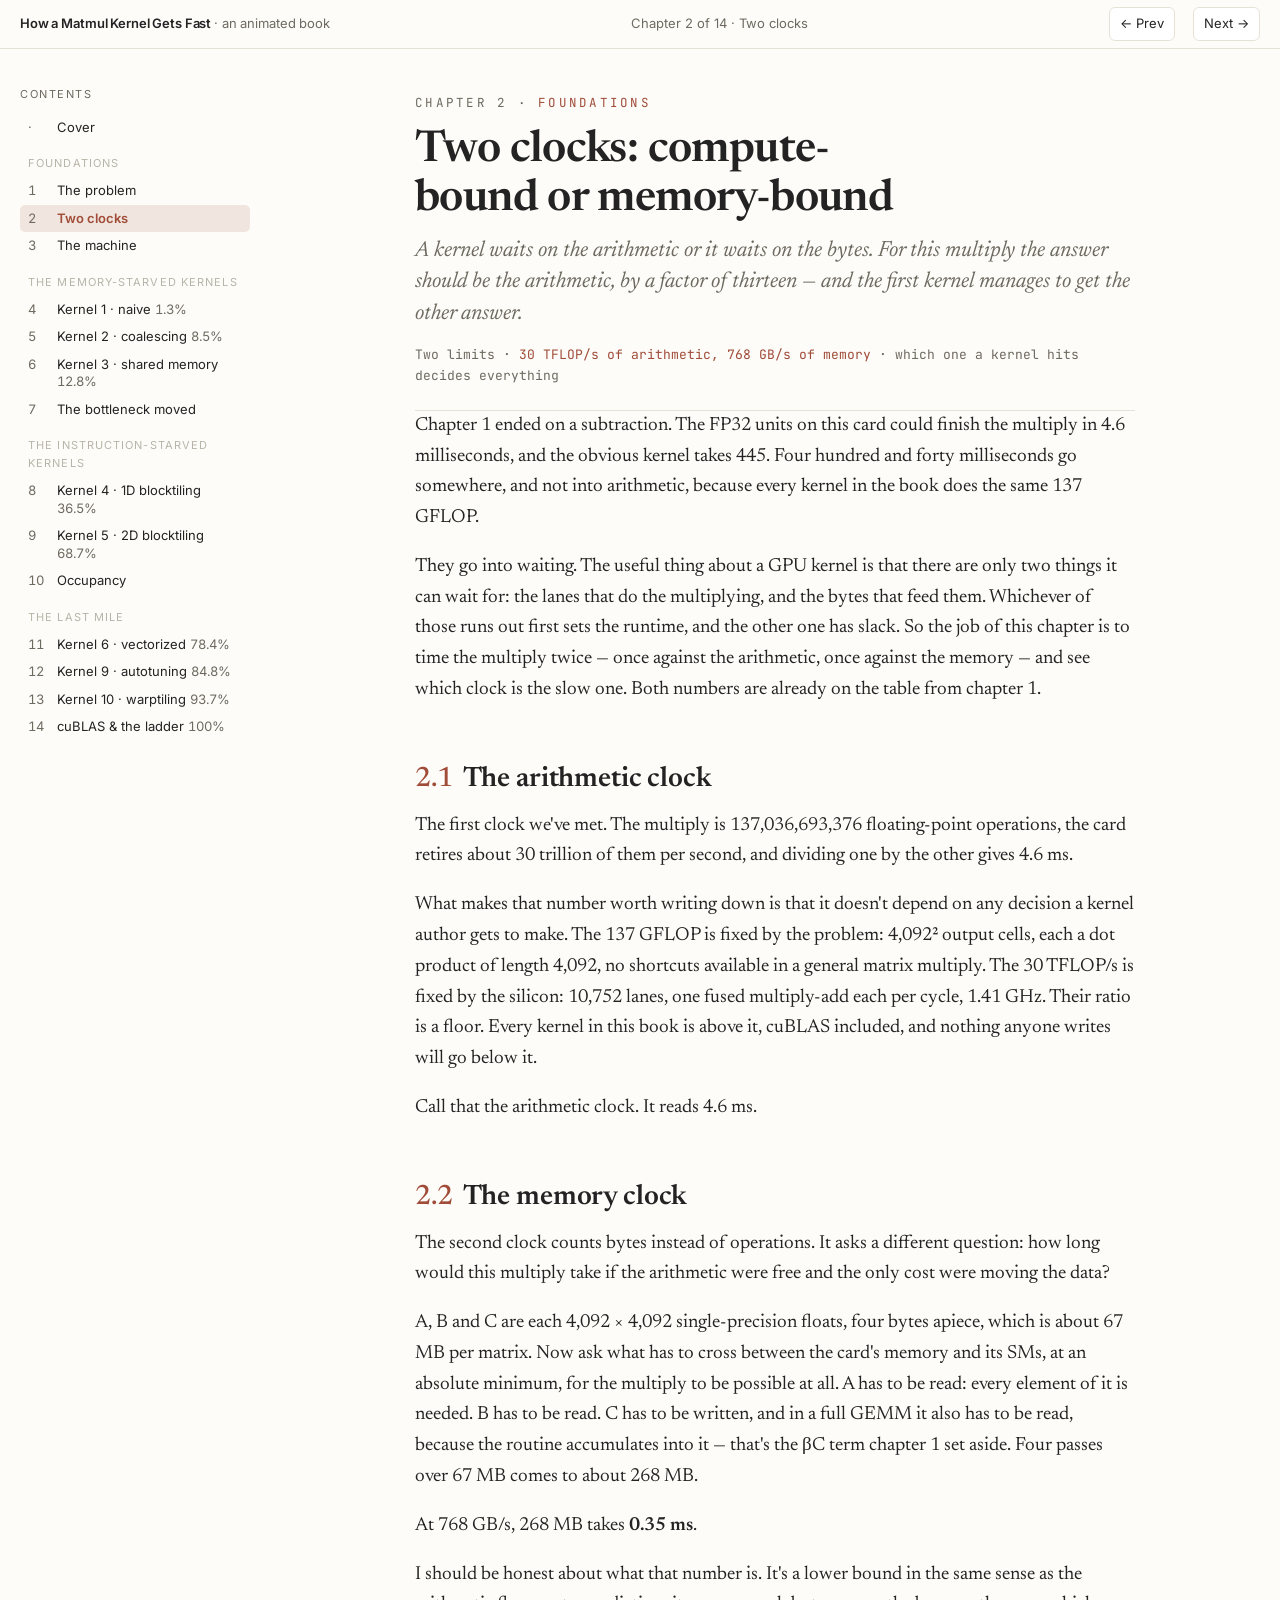
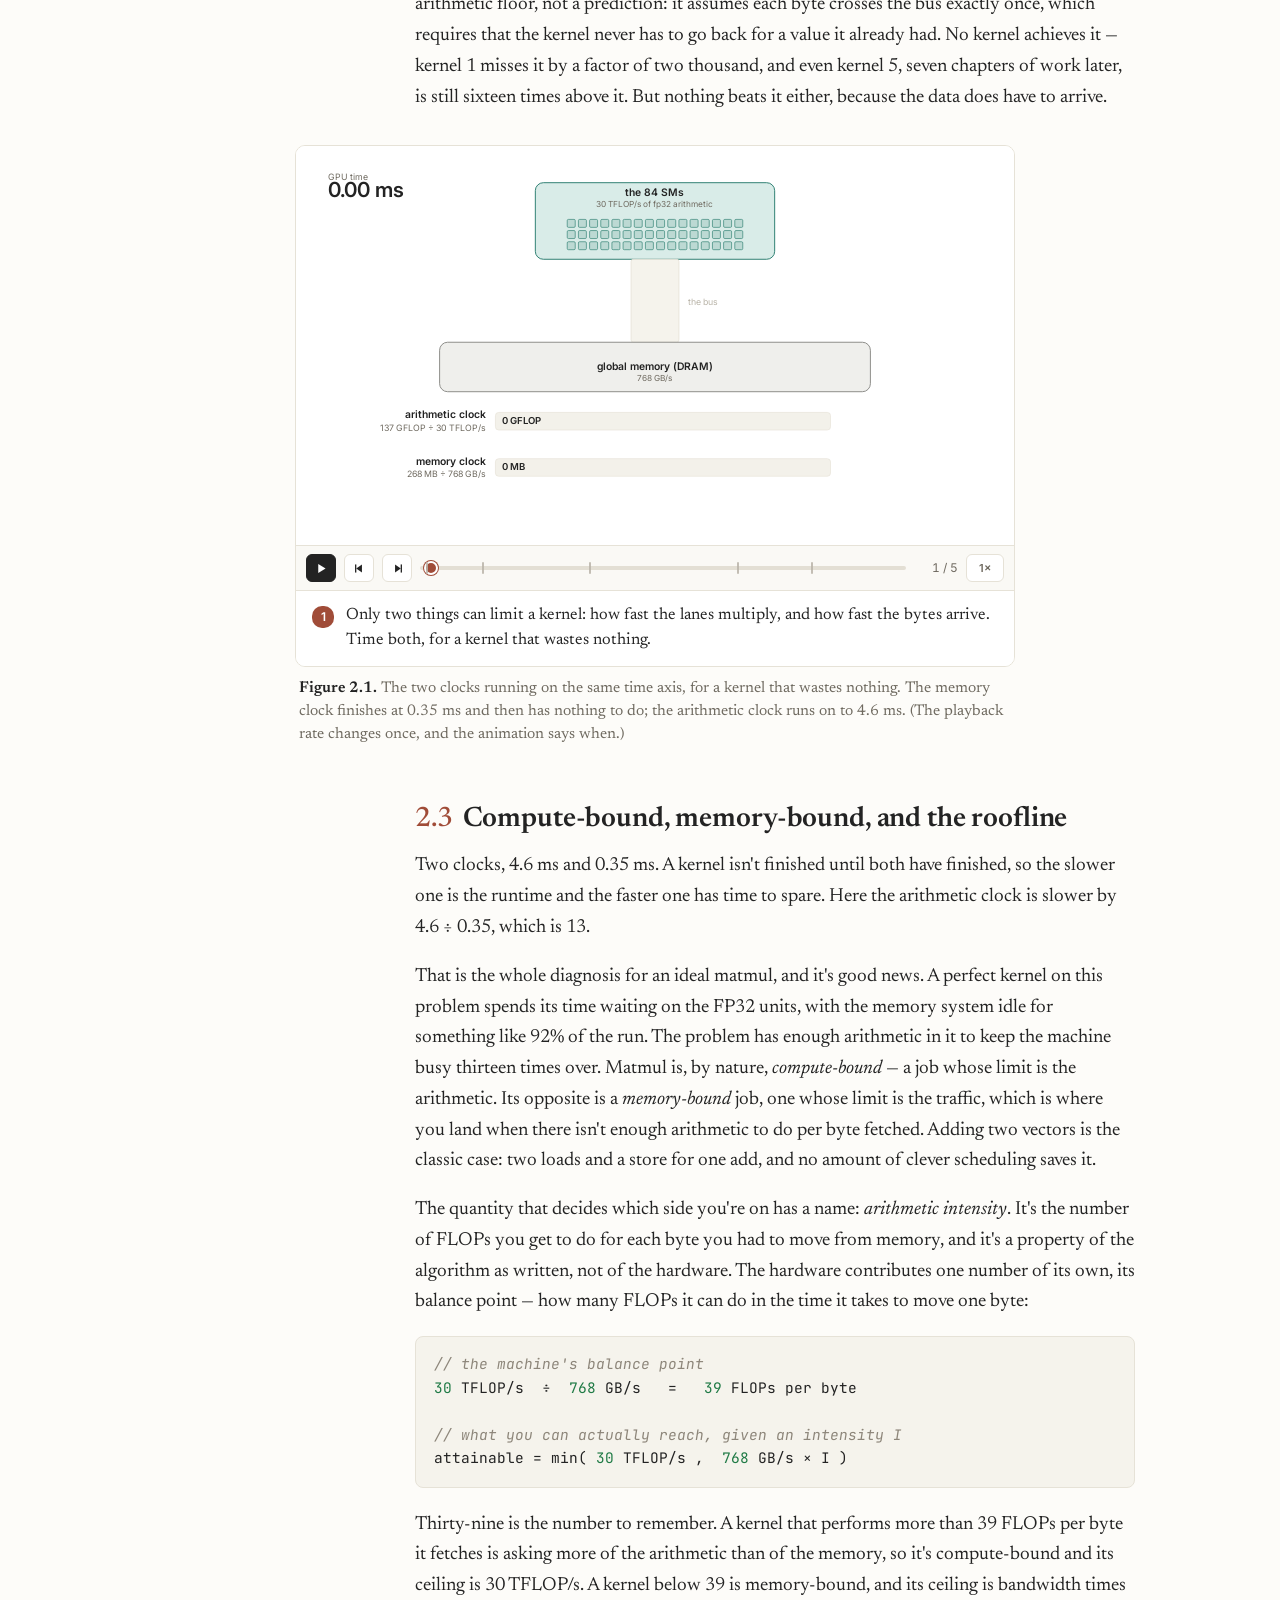
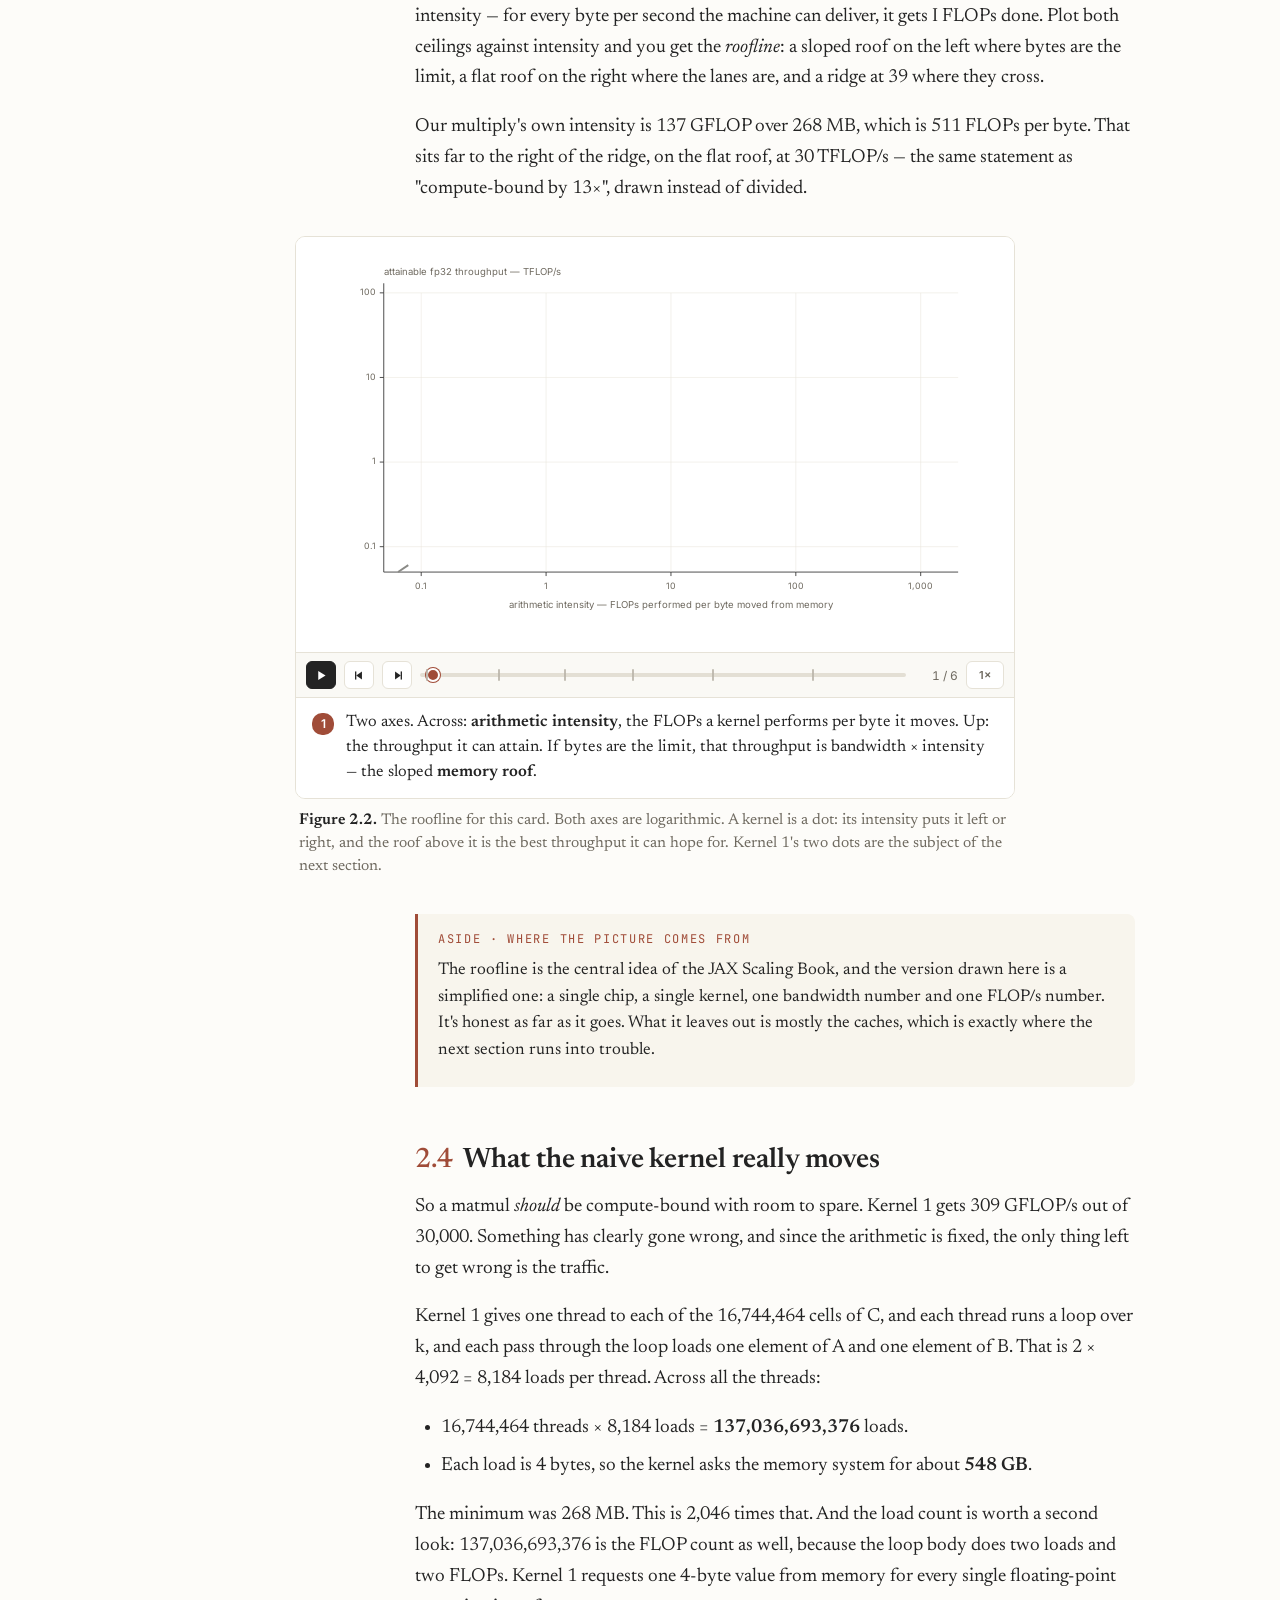
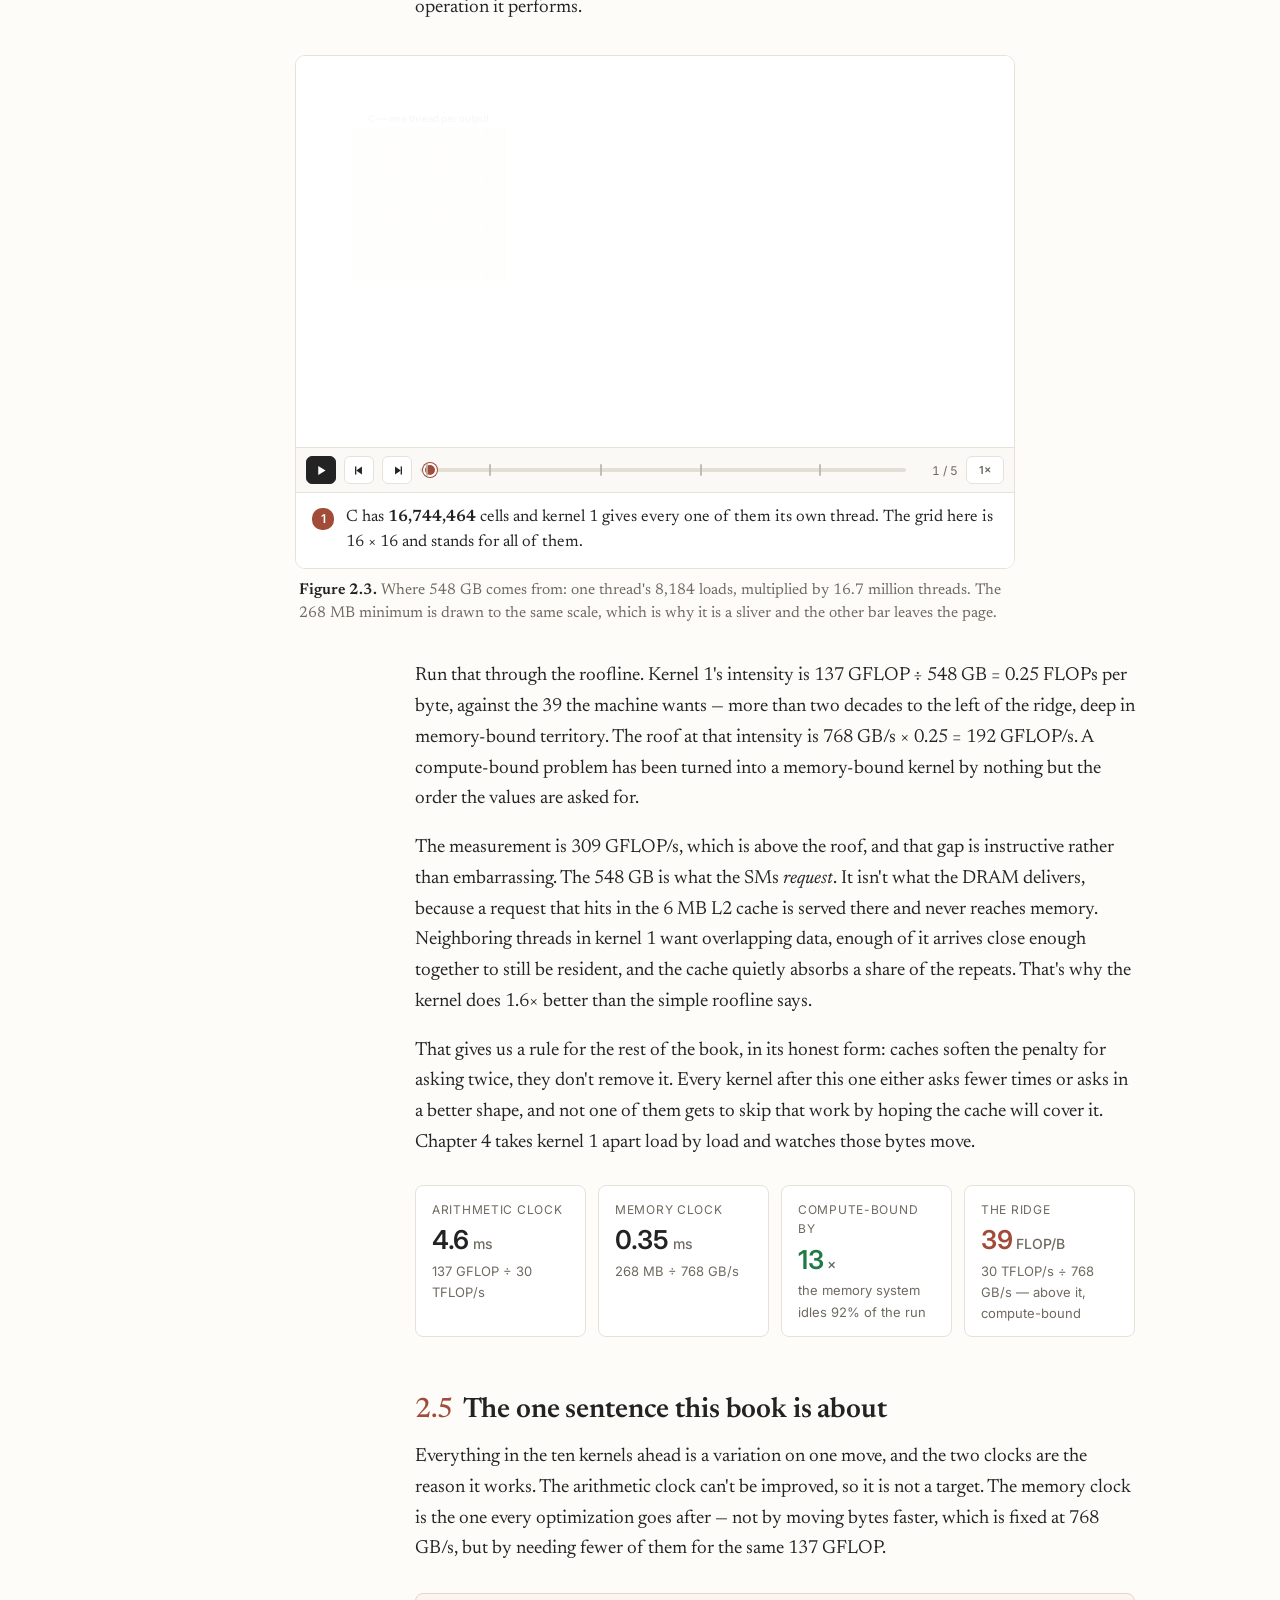
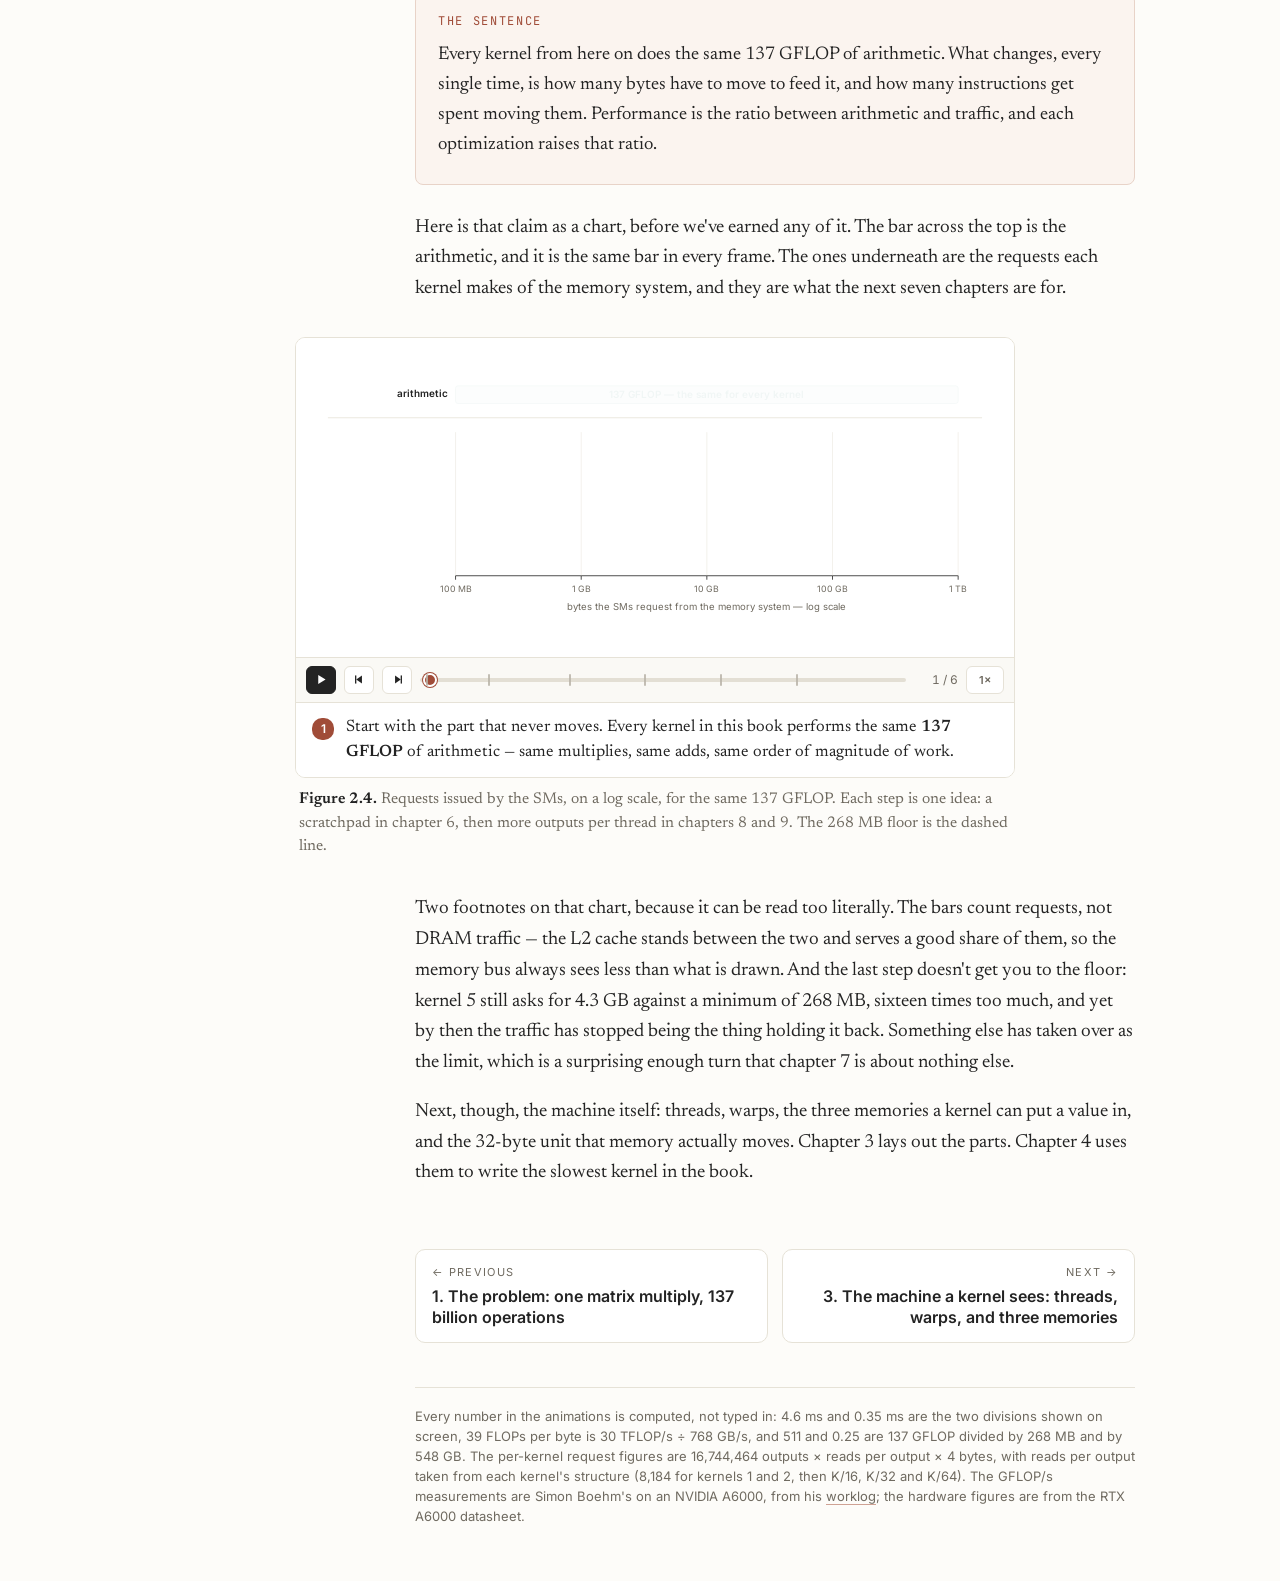
<file: ch02-two-clocks.html>
<!doctype html>
<html lang="en">
<head>
<meta charset="utf-8">
<meta name="viewport" content="width=device-width, initial-scale=1">
<title>Two clocks: compute-bound or memory-bound · How a Matmul Kernel Gets Fast</title>
<link rel="preconnect" href="https://fonts.googleapis.com">
<link rel="stylesheet" href="https://fonts.googleapis.com/css2?family=Newsreader:ital,opsz,wght@0,6..72,400;0,6..72,500;0,6..72,600;1,6..72,400;1,6..72,500&family=Inter:wght@400;500;600&family=JetBrains+Mono:wght@400;500&display=swap">
<link rel="stylesheet" href="assets/book.css?v=6">
</head>
<body>
<div class="frame">
<nav class="side"></nav>
<main>
<article>

<div class="kicker">Chapter 2 · <em>Foundations</em></div>
<h1>Two clocks: compute-bound or memory-bound</h1>
<p class="lede">A kernel waits on the arithmetic or it waits on the bytes. For this multiply the answer should be the arithmetic, by a factor of thirteen — and the first kernel manages to get the other answer.</p>
<div class="byline">Two limits · <em>30 TFLOP/s of arithmetic, 768 GB/s of memory</em> · which one a kernel hits decides everything</div>

<p>Chapter 1 ended on a subtraction. The FP32 units on this card could finish the multiply in 4.6 milliseconds, and the obvious kernel takes 445. Four hundred and forty milliseconds go somewhere, and not into arithmetic, because every kernel in the book does the same 137 GFLOP.</p>

<p>They go into waiting. The useful thing about a GPU kernel is that there are only two things it can wait for: the lanes that do the multiplying, and the bytes that feed them. Whichever of those runs out first sets the runtime, and the other one has slack. So the job of this chapter is to time the multiply twice — once against the arithmetic, once against the memory — and see which clock is the slow one. Both numbers are already on the table from chapter 1.</p>

<h2><span class="no">2.1</span>The arithmetic clock</h2>

<p>The first clock we've met. The multiply is 137,036,693,376 floating-point operations, the card retires about 30 trillion of them per second, and dividing one by the other gives 4.6 ms.</p>

<p>What makes that number worth writing down is that it doesn't depend on any decision a kernel author gets to make. The 137 GFLOP is fixed by the problem: 4,092² output cells, each a dot product of length 4,092, no shortcuts available in a general matrix multiply. The 30 TFLOP/s is fixed by the silicon: 10,752 lanes, one fused multiply-add each per cycle, 1.41 GHz. Their ratio is a floor. Every kernel in this book is above it, cuBLAS included, and nothing anyone writes will go below it.</p>

<p>Call that the arithmetic clock. It reads 4.6 ms.</p>

<h2><span class="no">2.2</span>The memory clock</h2>

<p>The second clock counts bytes instead of operations. It asks a different question: how long would this multiply take if the arithmetic were free and the only cost were moving the data?</p>

<p>A, B and C are each 4,092 × 4,092 single-precision floats, four bytes apiece, which is about 67 MB per matrix. Now ask what has to cross between the card's memory and its SMs, at an absolute minimum, for the multiply to be possible at all. A has to be read: every element of it is needed. B has to be read. C has to be written, and in a full GEMM it also has to be read, because the routine accumulates into it — that's the βC term chapter 1 set aside. Four passes over 67 MB comes to about 268 MB.</p>

<p>At 768 GB/s, 268 MB takes <b>0.35 ms</b>.</p>

<p>I should be honest about what that number is. It's a lower bound in the same sense as the arithmetic floor, not a prediction: it assumes each byte crosses the bus exactly once, which requires that the kernel never has to go back for a value it already had. No kernel achieves it — kernel 1 misses it by a factor of two thousand, and even kernel 5, seven chapters of work later, is still sixteen times above it. But nothing beats it either, because the data does have to arrive.</p>

<figure class="wide">
  <div id="a-clocks"></div>
  <figcaption><b>Figure 2.1.</b> The two clocks running on the same time axis, for a kernel that wastes nothing. The memory clock finishes at 0.35 ms and then has nothing to do; the arithmetic clock runs on to 4.6 ms. (The playback rate changes once, and the animation says when.)</figcaption>
</figure>

<h2><span class="no">2.3</span>Compute-bound, memory-bound, and the roofline</h2>

<p>Two clocks, 4.6 ms and 0.35 ms. A kernel isn't finished until both have finished, so the slower one is the runtime and the faster one has time to spare. Here the arithmetic clock is slower by 4.6 ÷ 0.35, which is 13.</p>

<p>That is the whole diagnosis for an ideal matmul, and it's good news. A perfect kernel on this problem spends its time waiting on the FP32 units, with the memory system idle for something like 92% of the run. The problem has enough arithmetic in it to keep the machine busy thirteen times over. Matmul is, by nature, <em>compute-bound</em> — a job whose limit is the arithmetic. Its opposite is a <em>memory-bound</em> job, one whose limit is the traffic, which is where you land when there isn't enough arithmetic to do per byte fetched. Adding two vectors is the classic case: two loads and a store for one add, and no amount of clever scheduling saves it.</p>

<p>The quantity that decides which side you're on has a name: <em>arithmetic intensity</em>. It's the number of FLOPs you get to do for each byte you had to move from memory, and it's a property of the algorithm as written, not of the hardware. The hardware contributes one number of its own, its balance point — how many FLOPs it can do in the time it takes to move one byte:</p>

<pre><code><span class="c">// the machine's balance point</span>
<span class="n">30</span> TFLOP/s  ÷  <span class="n">768</span> GB/s   =   <span class="n">39</span> FLOPs per byte

<span class="c">// what you can actually reach, given an intensity I</span>
attainable = min( <span class="n">30</span> TFLOP/s ,  <span class="n">768</span> GB/s × I )</code></pre>

<p>Thirty-nine is the number to remember. A kernel that performs more than 39 FLOPs per byte it fetches is asking more of the arithmetic than of the memory, so it's compute-bound and its ceiling is 30 TFLOP/s. A kernel below 39 is memory-bound, and its ceiling is bandwidth times intensity — for every byte per second the machine can deliver, it gets I FLOPs done. Plot both ceilings against intensity and you get the <em>roofline</em>: a sloped roof on the left where bytes are the limit, a flat roof on the right where the lanes are, and a ridge at 39 where they cross.</p>

<p>Our multiply's own intensity is 137 GFLOP over 268 MB, which is 511 FLOPs per byte. That sits far to the right of the ridge, on the flat roof, at 30 TFLOP/s — the same statement as "compute-bound by 13×", drawn instead of divided.</p>

<figure class="wide">
  <div id="a-roofline"></div>
  <figcaption><b>Figure 2.2.</b> The roofline for this card. Both axes are logarithmic. A kernel is a dot: its intensity puts it left or right, and the roof above it is the best throughput it can hope for. Kernel 1's two dots are the subject of the next section.</figcaption>
</figure>

<div class="aside">
  <div class="t">Aside · Where the picture comes from</div>
  <p>The roofline is the central idea of the JAX Scaling Book, and the version drawn here is a simplified one: a single chip, a single kernel, one bandwidth number and one FLOP/s number. It's honest as far as it goes. What it leaves out is mostly the caches, which is exactly where the next section runs into trouble.</p>
</div>

<h2><span class="no">2.4</span>What the naive kernel really moves</h2>

<p>So a matmul <em>should</em> be compute-bound with room to spare. Kernel 1 gets 309 GFLOP/s out of 30,000. Something has clearly gone wrong, and since the arithmetic is fixed, the only thing left to get wrong is the traffic.</p>

<p>Kernel 1 gives one thread to each of the 16,744,464 cells of C, and each thread runs a loop over k, and each pass through the loop loads one element of A and one element of B. That is 2 × 4,092 = 8,184 loads per thread. Across all the threads:</p>

<ul>
<li>16,744,464 threads × 8,184 loads = <b>137,036,693,376</b> loads.</li>
<li>Each load is 4 bytes, so the kernel asks the memory system for about <b>548 GB</b>.</li>
</ul>

<p>The minimum was 268 MB. This is 2,046 times that. And the load count is worth a second look: 137,036,693,376 is the FLOP count as well, because the loop body does two loads and two FLOPs. Kernel 1 requests one 4-byte value from memory for every single floating-point operation it performs.</p>

<figure class="wide">
  <div id="a-traffic"></div>
  <figcaption><b>Figure 2.3.</b> Where 548 GB comes from: one thread's 8,184 loads, multiplied by 16.7 million threads. The 268 MB minimum is drawn to the same scale, which is why it is a sliver and the other bar leaves the page.</figcaption>
</figure>

<p>Run that through the roofline. Kernel 1's intensity is 137 GFLOP ÷ 548 GB = 0.25 FLOPs per byte, against the 39 the machine wants — more than two decades to the left of the ridge, deep in memory-bound territory. The roof at that intensity is 768 GB/s × 0.25 = 192 GFLOP/s. A compute-bound problem has been turned into a memory-bound kernel by nothing but the order the values are asked for.</p>

<p>The measurement is 309 GFLOP/s, which is above the roof, and that gap is instructive rather than embarrassing. The 548 GB is what the SMs <em>request</em>. It isn't what the DRAM delivers, because a request that hits in the 6 MB L2 cache is served there and never reaches memory. Neighboring threads in kernel 1 want overlapping data, enough of it arrives close enough together to still be resident, and the cache quietly absorbs a share of the repeats. That's why the kernel does 1.6× better than the simple roofline says.</p>

<p>That gives us a rule for the rest of the book, in its honest form: caches soften the penalty for asking twice, they don't remove it. Every kernel after this one either asks fewer times or asks in a better shape, and not one of them gets to skip that work by hoping the cache will cover it. Chapter 4 takes kernel 1 apart load by load and watches those bytes move.</p>

<div class="ledger">
  <div class="cell"><div class="l">Arithmetic clock</div><div class="v">4.6<small>ms</small></div><div class="d">137 GFLOP ÷ 30 TFLOP/s</div></div>
  <div class="cell"><div class="l">Memory clock</div><div class="v">0.35<small>ms</small></div><div class="d">268 MB ÷ 768 GB/s</div></div>
  <div class="cell good"><div class="l">Compute-bound by</div><div class="v">13<small>×</small></div><div class="d">the memory system idles 92% of the run</div></div>
  <div class="cell acc"><div class="l">The ridge</div><div class="v">39<small>FLOP/B</small></div><div class="d">30 TFLOP/s ÷ 768 GB/s — above it, compute-bound</div></div>
</div>

<h2><span class="no">2.5</span>The one sentence this book is about</h2>

<p>Everything in the ten kernels ahead is a variation on one move, and the two clocks are the reason it works. The arithmetic clock can't be improved, so it is not a target. The memory clock is the one every optimization goes after — not by moving bytes faster, which is fixed at 768 GB/s, but by needing fewer of them for the same 137 GFLOP.</p>

<div class="key">
  <div class="t">The sentence</div>
  <p>Every kernel from here on does the same 137 GFLOP of arithmetic. What changes, every single time, is how many bytes have to move to feed it, and how many instructions get spent moving them. Performance is the ratio between arithmetic and traffic, and each optimization raises that ratio.</p>
</div>

<p>Here is that claim as a chart, before we've earned any of it. The bar across the top is the arithmetic, and it is the same bar in every frame. The ones underneath are the requests each kernel makes of the memory system, and they are what the next seven chapters are for.</p>

<figure class="wide">
  <div id="a-ratio"></div>
  <figcaption><b>Figure 2.4.</b> Requests issued by the SMs, on a log scale, for the same 137 GFLOP. Each step is one idea: a scratchpad in chapter 6, then more outputs per thread in chapters 8 and 9. The 268 MB floor is the dashed line.</figcaption>
</figure>

<p>Two footnotes on that chart, because it can be read too literally. The bars count requests, not DRAM traffic — the L2 cache stands between the two and serves a good share of them, so the memory bus always sees less than what is drawn. And the last step doesn't get you to the floor: kernel 5 still asks for 4.3 GB against a minimum of 268 MB, sixteen times too much, and yet by then the traffic has stopped being the thing holding it back. Something else has taken over as the limit, which is a surprising enough turn that chapter 7 is about nothing else.</p>

<p>Next, though, the machine itself: threads, warps, the three memories a kernel can put a value in, and the 32-byte unit that memory actually moves. Chapter 3 lays out the parts. Chapter 4 uses them to write the slowest kernel in the book.</p>

<div class="pager"></div>
<div class="colophon">Every number in the animations is computed, not typed in: 4.6 ms and 0.35 ms are the two divisions shown on screen, 39 FLOPs per byte is 30 TFLOP/s ÷ 768 GB/s, and 511 and 0.25 are 137 GFLOP divided by 268 MB and by 548 GB. The per-kernel request figures are 16,744,464 outputs × reads per output × 4 bytes, with reads per output taken from each kernel's structure (8,184 for kernels 1 and 2, then K/16, K/32 and K/64). The GFLOP/s measurements are Simon Boehm's on an NVIDIA A6000, from his <a href="https://siboehm.com/articles/22/CUDA-MMM">worklog</a>; the hardware figures are from the RTX A6000 datasheet.</div>

</article>
</main>
</div>

<script src="assets/anim.js?v=6"></script>
<script src="assets/nav.js?v=6"></script>
<script>
(function () {
  const K = MB.color;

  // ------------------------------------------------------------ 2.1 two clocks
  (function () {
    const S = MB.scene('a-clocks', { w: 900, h: 500, title: 'The arithmetic clock and the memory clock for a perfect matmul' });
    const tl = S.tl;

    // --- the two units and the bus between them
    const sm = S.membox({ x: 300, y: 46, w: 300, h: 96, label: 'the 84 SMs', sub: '30 TFLOP/s of fp32 arithmetic', labelPos: 'top', labelSize: 13, fill: K.tealfill, stroke: K.teal, rx: 10 });
    const lanes = S.threads({ x: 340, y: 92, n: 48, size: 10, gap: 4, perRow: 16, fill: '#bcd9d3', stroke: K.teal });
    const pipe = S.rect({ x: 420, y: 142, w: 60, h: 104, fill: '#f5f3ec', stroke: K.rule, sw: 1, rx: 3 });
    const pipeNote = S.text({ x: 492, y: 196, text: 'the bus', size: 11, fill: K.faint });
    const dram = S.membox({ x: 180, y: 246, w: 540, h: 62, label: 'global memory (DRAM)', sub: '768 GB/s', labelPos: 'center', labelSize: 13, fill: K.greyfill, stroke: K.grey, rx: 10 });

    // packets of bytes travelling up the bus
    const packs = [];
    for (let i = 0; i < 10; i++) {
      packs.push(S.tile({ x: 432, y: 236, rows: 1, cols: 4, cell: 8, gap: 1, fill: K.grey2fill, stroke: K.grey, opacity: 0 }));
    }

    // --- clock readout
    const clock = S.counter({ x: 40, y: 40, label: 'GPU time', value: 0, size: 26, format: v => v.toFixed(2) + ' ms' });
    const ff = S.text({ x: 40, y: 96, text: '', font: 'mono', size: 12, fill: K.accent, weight: 600 });

    // --- the two progress bars, same time axis
    const BX = 250, BW = 420;
    S.text({ x: 238, y: 338, text: 'arithmetic clock', anchor: 'end', size: 13, fill: K.ink, weight: 600 });
    S.text({ x: 238, y: 354, text: '137 GFLOP ÷ 30 TFLOP/s', anchor: 'end', size: 11, fill: K.muted });
    S.text({ x: 238, y: 396, text: 'memory clock', anchor: 'end', size: 13, fill: K.ink, weight: 600 });
    S.text({ x: 238, y: 412, text: '268 MB ÷ 768 GB/s', anchor: 'end', size: 11, fill: K.muted });
    S.rect({ x: BX, y: 334, w: BW, h: 22, fill: '#f3f1ea', stroke: K.rule, sw: 0.8, rx: 4 });
    S.rect({ x: BX, y: 392, w: BW, h: 22, fill: '#f3f1ea', stroke: K.rule, sw: 0.8, rx: 4 });
    const aBar = S.bar({ x: BX, y: 334, w: 0, h: 22, fill: K.tealfill, stroke: K.teal, value: 0, format: v => MB.fmt(v) + ' GFLOP' });
    const mBar = S.bar({ x: BX, y: 392, w: 0, h: 22, fill: '#d9d7d0', stroke: K.grey, value: 0, format: v => MB.fmt(v) + ' MB' });
    const mDone = S.text({ x: 735, y: 403, text: '', size: 11, fill: K.muted });

    const idle = S.text({ x: BX, y: 442, text: '', size: 11.5, fill: K.muted });
    const verdict = S.text({ x: BX, y: 466, text: '', size: 13, fill: K.accent, weight: 600 });
    const bad = S.text({ x: BX, y: 488, text: '', size: 12.5, fill: K.red, weight: 600 });

    // --- step 1
    tl.step('Only two things can limit a kernel: how fast the lanes multiply, and how fast the bytes arrive. Time both, for a kernel that wastes nothing.');
    tl.wait(1.8);

    // --- step 2: both clocks start; memory finishes at 0.35 ms
    tl.step('Both clocks start. The bus carries the <b>268 MB</b> that has to move at minimum — A and B read once, C read and written — and it is done at <b>0.35 ms</b>. The arithmetic is 7.6% of the way through.');
    const t0 = tl.cursor;
    for (let i = 0; i < 10; i++) {
      const at = t0 + i * 0.13;
      tl.show(packs[i], 0.1, { at: at });
      tl.move(packs[i], 432, 150, 0.55, { at: at + 0.05 });
      tl.to(packs[i], { opacity: 0, scale: 0.4 }, 0.2, { at: at + 0.6 });
      tl.to(lanes.items[(i * 7) % 48], { fill: K.teal }, 0.2, { at: at + 0.6 });
    }
    mBar.grow(tl, BW, 268, 1.4, { at: t0, ease: 'linear' });
    aBar.grow(tl, BW * 0.076, 10, 1.4, { at: t0, ease: 'linear' });
    tl.to(clock.num, { value: 0.35 }, 1.4, { at: t0, ease: 'linear' });
    tl.to(lanes.items, { fill: '#8fc0b7' }, 0.3, { at: t0 + 0.9, stagger: 0.01 });
    tl.wait(1.5);

    // --- step 3: arithmetic runs on
    tl.step('Memory has nothing left to do. The arithmetic needs <b>4.6 ms</b> — thirteen times longer — so the bus goes quiet and the clock speeds up 5× to get us to the end.');
    const t1 = tl.cursor;
    tl.set(ff, { text: 'clock ×5 from here' }, t1);
    tl.set(mDone, { text: 'done at 0.35 ms' }, t1);
    tl.to([pipe], { fill: '#faf9f5' }, 0.4, { at: t1 });
    aBar.grow(tl, BW, 137, 3.4, { at: t1, ease: 'linear' });
    tl.to(clock.num, { value: 4.6 }, 3.4, { at: t1, ease: 'linear' });
    tl.to(lanes.items, { fill: K.teal }, 0.5, { at: t1 + 0.2, stagger: 0.03 });
    tl.set(idle, { text: 'the memory system sits idle for the other 4.25 ms' }, t1 + 1.2);
    tl.wait(1.4);

    // --- step 4
    tl.step('So matmul is <b>compute-bound by 13×</b>. A perfect kernel spends its time waiting on the FP32 units, with the memory system idle 92% of the run. That is the good news.');
    tl.set(ff, { text: '' });
    tl.set(verdict, { text: '4.6 ms ÷ 0.35 ms = 13 × more arithmetic time than memory time' });
    tl.wait(2.4);

    // --- step 5
    tl.step('The bad news: kernel 1 does not move 268 MB. It asks the memory system for <b>548 GB</b>, and that is the next animation.');
    tl.set(bad, { text: 'kernel 1 requests 548 GB — 2,046 × the minimum' });
    tl.wait(2.8);
    S.finish();
  })();

  // ------------------------------------------------------------ 2.2 the roofline
  (function () {
    const S = MB.scene('a-roofline', { w: 900, h: 520, title: 'The roofline: attainable throughput against arithmetic intensity' });
    const tl = S.tl;

    // log-log plot frame
    const PX0 = 110, PW = 720, LX0 = -1.3, LX1 = 3.3;         // x: FLOPs per byte
    const PYB = 420, PH = 350, LY0 = -1.3, LY1 = 2.0;         // y: TFLOP/s
    const X = v => PX0 + (Math.log(v) / Math.LN10 - LX0) / (LX1 - LX0) * PW;
    const Y = v => PYB - (Math.log(v) / Math.LN10 - LY0) / (LY1 - LY0) * PH;
    const PYT = 70;

    S.text({ x: PX0, y: 44, text: 'attainable fp32 throughput — TFLOP/s', size: 12, fill: K.muted });
    S.line({ x1: PX0, y1: PYT - 12, x2: PX0, y2: PYB, stroke: K.ink, sw: 1 });
    S.line({ x1: PX0, y1: PYB, x2: PX0 + PW, y2: PYB, stroke: K.ink, sw: 1 });
    [0.1, 1, 10, 100, 1000].forEach(v => {
      S.line({ x1: X(v), y1: PYT, x2: X(v), y2: PYB, stroke: K.rule, sw: 0.6 });
      S.line({ x1: X(v), y1: PYB, x2: X(v), y2: PYB + 5, stroke: K.ink, sw: 1 });
      S.text({ x: X(v), y: PYB + 18, text: MB.fmt(v, 1).replace('.0', ''), anchor: 'middle', size: 11, fill: K.muted });
    });
    [0.1, 1, 10, 100].forEach(v => {
      S.line({ x1: PX0, y1: Y(v), x2: PX0 + PW, y2: Y(v), stroke: K.rule, sw: 0.6 });
      S.line({ x1: PX0 - 5, y1: Y(v), x2: PX0, y2: Y(v), stroke: K.ink, sw: 1 });
      S.text({ x: PX0 - 10, y: Y(v), text: MB.fmt(v, 1).replace('.0', ''), anchor: 'end', size: 11, fill: K.muted });
    });
    S.text({ x: PX0 + PW / 2, y: 462, text: 'arithmetic intensity — FLOPs performed per byte moved from memory', anchor: 'middle', size: 12, fill: K.muted });

    // the memory roof: y = 0.768 * x  (TFLOP/s), drawn from the bottom axis to the ridge
    const mx0 = X(Math.pow(10, LY0) / 0.768), my0 = PYB;
    const roofM = S.line({ x1: mx0, y1: my0, x2: mx0, y2: my0, stroke: K.grey, sw: 2.4 });
    const mLbl1 = S.text({ x: 140, y: 196, text: 'the memory roof', size: 12.5, fill: K.grey, weight: 600, opacity: 0 });
    const mLbl2 = S.text({ x: 140, y: 213, text: '768 GB/s × intensity', size: 11.5, fill: K.grey, opacity: 0 });
    const mArr = S.arrow({ x1: -60, y1: -60, x2: -40, y2: -60, stroke: K.grey, sw: 1.1, opacity: 0, display: 'none' });

    // the compute roof: flat at 30 TFLOP/s
    const roofC = S.line({ x1: X(39), y1: Y(30), x2: X(39), y2: Y(30), stroke: K.teal, sw: 2.4 });
    const cLbl = S.text({ x: 566, y: 110, text: 'the compute roof — 30 TFLOP/s', size: 12.5, fill: K.teal, weight: 600, opacity: 0 });

    // the ridge
    const ridgeLine = S.line({ x1: X(39), y1: Y(30), x2: X(39), y2: PYB, stroke: K.accent, sw: 1.2, dash: '5 4', opacity: 0 });
    const ridgeDot = S.circle({ cx: X(39), cy: Y(30), r: 5, fill: K.accent, opacity: 0 });
    const rLbl1 = S.text({ x: 572, y: 330, text: 'the ridge — 39 FLOPs per byte', size: 12.5, fill: K.accent, weight: 600, opacity: 0 });
    const rLbl2 = S.text({ x: 572, y: 347, text: '30 TFLOP/s ÷ 768 GB/s', size: 11.5, fill: K.muted, opacity: 0 });
    const rLbl3 = S.text({ x: 572, y: 364, text: 'left: memory-bound   ·   right: compute-bound', size: 11.5, fill: K.muted, opacity: 0 });

    // matmul's intrinsic point
    const mmDot = S.circle({ cx: X(511), cy: Y(30), r: 6.5, fill: K.teal, opacity: 0 });
    const mm1 = S.text({ x: X(511), y: 150, text: 'a perfect matmul sits here', anchor: 'middle', size: 12.5, fill: K.teal, weight: 600, opacity: 0 });
    const mm2 = S.text({ x: X(511), y: 167, text: '511 FLOPs per byte', anchor: 'middle', size: 11.5, fill: K.muted, opacity: 0 });

    // kernel 1
    const k1Roof = S.circle({ cx: X(0.25), cy: Y(0.192), r: 6, fill: K.white, stroke: K.red, sw: 2, opacity: 0 });
    const k1Meas = S.circle({ cx: X(0.25), cy: Y(0.309), r: 6, fill: K.red, opacity: 0 });
    const k1Arr = S.arrow({ x1: -60, y1: -60, x2: -40, y2: -60, stroke: K.red, sw: 1.1, opacity: 0, display: 'none' });
    const k1a = S.text({ x: 330, y: 372, text: 'kernel 1 — 0.25 FLOPs per byte', size: 12.5, fill: K.red, weight: 600, opacity: 0 });
    const k1b = S.text({ x: 330, y: 389, text: 'roofline: 768 GB/s × 0.25 = 192 GFLOP/s', size: 11.5, fill: K.muted, opacity: 0 });
    const k1c = S.text({ x: 330, y: 406, text: 'measured: 309 GFLOP/s — the L2 cache', size: 11.5, fill: K.muted, opacity: 0 });

    // the sweep: every kernel pushes its dot right
    const sweep = S.path({ d: 'M-60,-60 L-40,-60', stroke: K.accent, sw: 1.6, dash: '6 5', arrow: true, opacity: 0, display: 'none' });

    tl.step('Two axes. Across: <b>arithmetic intensity</b>, the FLOPs a kernel performs per byte it moves. Up: the throughput it can attain. If bytes are the limit, that throughput is bandwidth × intensity — the sloped <b>memory roof</b>.');
    tl.to(roofM, { x2: X(39), y2: Y(30) }, 1.2);
    tl.set(mArr, { display: 'inline', x1: 246, y1: 222, x2: 296, y2: 296 }, '<+0.5');
    tl.show([mLbl1, mLbl2, mArr], 0.4, { at: '<' });
    tl.wait(1.8);

    tl.step('The lanes put a second ceiling on top: no arrangement of anything exceeds <b>30 TFLOP/s</b>, however many FLOPs you get per byte. That is the flat <b>compute roof</b>.');
    tl.to(roofC, { x2: X(2000), y2: Y(30) }, 1.0);
    tl.show(cLbl, 0.4, { at: '<+0.3' });
    tl.wait(1.8);

    tl.step('They cross at the machine’s balance point: <b>30 TFLOP/s ÷ 768 GB/s = 39 FLOPs per byte</b>. Left of that ridge a kernel is memory-bound; right of it, compute-bound.');
    tl.show([ridgeLine, ridgeDot], 0.5);
    tl.show([rLbl1, rLbl2, rLbl3], 0.4, { at: '<+0.2', stagger: 0.12 });
    tl.wait(2.0);

    tl.step('Where does our multiply sit? 137 GFLOP over the 268 MB it has to move is <b>511 FLOPs per byte</b> — far to the right, on the flat roof. Compute-bound, with room to spare.');
    tl.show(mmDot, 0.4);
    tl.pulse(mmDot, 1.6, 0.7);
    tl.show([mm1, mm2], 0.4, { at: '<' });
    tl.wait(2.2);

    tl.step('And kernel 1 sits <b>here</b>: 137 GFLOP over 548 GB is 0.25 FLOPs per byte. The roof at that intensity is 192 GFLOP/s (hollow dot). It measures <b>309</b> — the L2 cache serving some of the repeats.');
    tl.show(k1Roof, 0.4);
    tl.set(k1Arr, { display: 'inline', x1: 324, y1: 374, x2: 240, y2: 350 }, '<+0.2');
    tl.show([k1Arr, k1a, k1b], 0.4, { at: '<' });
    tl.wait(1.2);
    tl.show(k1Meas, 0.4);
    tl.show(k1c, 0.4, { at: '<' });
    tl.wait(2.0);

    tl.step('Every kernel in this book moves its dot to the right: same 137 GFLOP, fewer bytes. Chapter 14 comes back to this chart with all ten of them on it.');
    tl.set(sweep, { display: 'inline', d: 'M232,352 Q500,340 648,168' });
    tl.show(sweep, 0.8, { at: '<' });
    tl.wait(2.8);
    S.finish();
  })();

  // ------------------------------------------------------------ 2.3 what kernel 1 moves
  (function () {
    const S = MB.scene('a-traffic', { w: 900, h: 490, title: 'The 548 GB kernel 1 requests from the memory system' });
    const tl = S.tl;

    const cell = 12, GX = 70, GY = 90;
    const C = S.matrix({ x: GX, y: GY, rows: 16, cols: 16, cell, label: 'C — one thread per output', labelSize: 12, fill: K.Cfill, stroke: '#e0b98f', sw: 0.5, opacity: 0 });
    const note1 = S.text({ x: GX, y: 302, text: 'drawn 16 × 16; the real C is 4,092 × 4,092', size: 10.5, fill: K.muted, opacity: 0 });
    const note2 = S.text({ x: GX, y: 318, text: '16,744,464 threads, one per cell', size: 10.5, fill: K.muted, opacity: 0 });

    const head = S.text({ x: 330, y: 78, text: 'what one of those threads reads', size: 12.5, fill: K.ink, weight: 600, opacity: 0 });
    const Arow = S.matrix({ x: 330, y: 104, rows: 1, cols: 20, cell: 10, fill: K.Afill, stroke: K.A, sw: 0.6, opacity: 0 });
    const aLbl = S.text({ x: 330, y: 92, text: 'a whole row of A', size: 11, fill: K.A, weight: 600, opacity: 0 });
    const aEll = S.text({ x: 538, y: 109, text: '… 4,092 values', size: 9.5, fill: K.faint, opacity: 0 });
    const Bcol = S.matrix({ x: 660, y: 104, rows: 20, cols: 1, cell: 10, fill: K.Bfill, stroke: K.B, sw: 0.6, opacity: 0 });
    const bLbl = S.text({ x: 676, y: 109, text: 'a whole column of B', size: 11, fill: K.B, weight: 600, opacity: 0 });
    const bEll = S.text({ x: 676, y: 126, text: '… 4,092 values', size: 9.5, fill: K.faint, opacity: 0 });

    const perThread = S.counter({ x: 330, y: 150, label: 'loads for this one thread', value: 0, size: 24, fill: K.ink, opacity: 0 });
    const perNote = S.text({ x: 330, y: 196, text: '2 loads per k-step × 4,092 steps', size: 11.5, fill: K.muted, opacity: 0 });

    const mul1 = S.text({ x: 330, y: 236, text: '16,744,464 threads × 8,184 loads × 4 bytes', font: 'mono', size: 12.5, fill: K.ink, opacity: 0 });
    const mul2 = S.text({ x: 330, y: 258, text: '= 548,146,773,504 bytes', font: 'mono', size: 12.5, fill: K.red, opacity: 0 });
    const total = S.counter({ x: 830, y: 232, label: 'requested from memory', value: 0, size: 26, anchor: 'end', fill: K.red, opacity: 0, format: v => (v / 1e9).toFixed(1) + ' GB' });

    const lblMin = S.text({ x: 310, y: 356, text: 'the minimum', anchor: 'end', size: 12.5, fill: K.ink, weight: 600, opacity: 0 });
    const lblK1 = S.text({ x: 310, y: 400, text: 'kernel 1 asks for', anchor: 'end', size: 12.5, fill: K.ink, weight: 600, opacity: 0 });
    const minBar = S.bar({ x: 320, y: 346, w: 0, h: 18, fill: K.Cfill, stroke: K.C, value: 0, format: v => MB.fmt(v) + ' MB', opacity: 0 });
    const k1Bar = S.bar({ x: 320, y: 390, w: 0, h: 18, fill: K.redfill, stroke: K.red, value: 0, opacity: 0 });
    k1Bar.value.setNow({ opacity: 0 });
    const k1Val = S.text({ x: 330, y: 400, text: '548 GB', size: 13, fill: K.red, weight: 600, opacity: 0 });
    const k1Off = S.arrow({ x1: -60, y1: -60, x2: -40, y2: -60, stroke: K.red, sw: 2, opacity: 0, display: 'none' });
    const ratio = S.text({ x: 786, y: 378, text: '× 2,046 the minimum', anchor: 'end', size: 12, fill: K.red, weight: 600, opacity: 0 });

    const verdict = S.text({ x: GX, y: 442, text: '', size: 13, fill: K.accent, weight: 600 });
    const l2 = S.text({ x: GX, y: 464, text: '', size: 11.5, fill: K.muted });

    tl.step('C has <b>16,744,464</b> cells and kernel 1 gives every one of them its own thread. The grid here is 16 × 16 and stands for all of them.');
    tl.show(C, 0.6);
    tl.show([note1, note2], 0.4, { at: '<+0.3', stagger: 0.1 });
    tl.wait(1.6);

    tl.step('Take one thread. To finish its one output it reads <b>a whole row of A</b> and <b>a whole column of B</b>: two loads on every one of the 4,092 passes through the loop, <b>8,184</b> loads in all.');
    tl.to(C.cellAt(6, 9), { fill: K.Cdeep, stroke: K.Cdeep, sw: 1.4 }, 0.4);
    tl.show([head, aLbl, Arow, aEll], 0.4, { at: '<+0.2', stagger: 0.08 });
    tl.show([bLbl, Bcol, bEll], 0.4, { stagger: 0.08 });
    tl.show(perThread, 0.4);
    tl.to(perThread.num, { value: 8184 }, 1.0, { at: '<', ease: 'linear' });
    tl.show(perNote, 0.4, { at: '<+0.5' });
    tl.wait(1.8);

    tl.step('Every thread does that. <b>16,744,464 × 8,184 × 4 bytes = 548 GB</b> requested from the memory system — and 137,036,693,376 loads is also the FLOP count, so kernel 1 asks for one value per operation.');
    tl.show([mul1, total], 0.4);
    tl.to(total.num, { value: 548146773504 }, 2.0, { at: '<', ease: 'linear' });
    tl.show(mul2, 0.4, { at: '<+1.6' });
    tl.wait(1.8);

    tl.step('The minimum was <b>268 MB</b>. Drawn to the same scale it is that sliver, and kernel 1’s bar leaves the page: <b>2,046 ×</b> more traffic for exactly the same arithmetic.');
    tl.show([lblMin, minBar], 0.3);
    minBar.grow(tl, 8, 268, 0.5, { at: '<' });
    tl.show([lblK1, k1Bar], 0.3);
    k1Bar.grow(tl, 470, 548, 1.4, { at: '<', ease: 'linear' });
    tl.show(k1Val, 0.3, { at: '<+1.0' });
    tl.set(k1Off, { display: 'inline', x1: 796, y1: 399, x2: 856, y2: 399 });
    tl.show([k1Off, ratio], 0.4, { at: '<' });
    tl.set(verdict, { text: '137 GFLOP ÷ 548 GB = 0.25 FLOPs per byte — the machine needs 39' }, '<');
    tl.wait(2.2);

    tl.step('That is how a compute-bound problem becomes a memory-bound kernel. The L2 cache saves some of it, which is why kernel 1 reaches 309 GFLOP/s and not the 192 the roofline predicts. Caches soften the penalty; they don’t remove it.');
    tl.set(l2, { text: 'requests, not DRAM traffic: the 6 MB L2 serves a share of the repeats — 309 GFLOP/s measured against 192 predicted' });
    tl.wait(3.0);
    S.finish();
  })();

  // ------------------------------------------------------------ 2.4 the one sentence
  (function () {
    const S = MB.scene('a-ratio', { w: 900, h: 400, title: 'The same arithmetic, falling memory requests, kernel by kernel' });
    const tl = S.tl;

    const AX = 200, AW = 630;                                  // log axis: 100 MB … 1 TB
    const X = v => AX + (Math.log(v) / Math.LN10 - 8) / 4 * AW;

    // the arithmetic bar — never changes
    S.text({ x: 190, y: 71, text: 'arithmetic', anchor: 'end', size: 12.5, fill: K.ink, weight: 600 });
    const aBox = S.rect({ x: AX, y: 60, w: AW, h: 22, fill: K.tealfill, stroke: K.teal, sw: 1, rx: 3, opacity: 0 });
    const aTxt = S.text({ x: AX + AW / 2, y: 71.5, text: '137 GFLOP — the same for every kernel', anchor: 'middle', size: 12.5, fill: K.teal, weight: 600, opacity: 0 });
    S.line({ x1: 40, y1: 100, x2: 860, y2: 100, stroke: K.rule, sw: 1 });

    // axis
    const AY = 298;
    S.line({ x1: AX, y1: AY, x2: AX + AW, y2: AY, stroke: K.ink, sw: 1 });
    [[1e8, '100 MB'], [1e9, '1 GB'], [1e10, '10 GB'], [1e11, '100 GB'], [1e12, '1 TB']].forEach(t => {
      S.line({ x1: X(t[0]), y1: 118, x2: X(t[0]), y2: AY, stroke: K.rule, sw: 0.6 });
      S.line({ x1: X(t[0]), y1: AY, x2: X(t[0]), y2: AY + 5, stroke: K.ink, sw: 1 });
      S.text({ x: X(t[0]), y: AY + 18, text: t[1], anchor: 'middle', size: 11, fill: K.muted });
    });
    S.text({ x: AX + AW / 2, y: AY + 40, text: 'bytes the SMs request from the memory system — log scale', anchor: 'middle', size: 12, fill: K.muted });

    const rows = [
      { y: 126, v: 548e9, fill: K.redfill, stroke: K.red, lbl: 'kernels 1 and 2', sub: '8,184 reads per output', fmt: v => MB.fmt(v / 1e9) + ' GB' },
      { y: 160, v: 17.1e9, fill: K.purplefill, stroke: K.purple, lbl: 'kernel 3', sub: 'shared memory', fmt: v => (v / 1e9).toFixed(1) + ' GB' },
      { y: 194, v: 8.6e9, fill: K.goldfill, stroke: K.gold, lbl: 'kernel 4', sub: '1D blocktiling', fmt: v => (v / 1e9).toFixed(1) + ' GB' },
      { y: 228, v: 4.3e9, fill: K.goldfill, stroke: K.gold, lbl: 'kernel 5', sub: '2D blocktiling', fmt: v => (v / 1e9).toFixed(1) + ' GB' },
      { y: 262, v: 268e6, fill: K.Cfill, stroke: K.C, lbl: 'the floor', sub: 'each matrix once', fmt: v => MB.fmt(v / 1e6) + ' MB' },
    ];
    rows.forEach(r => {
      r.name = S.text({ x: 190, y: r.y + 7, text: r.lbl, anchor: 'end', size: 12.5, fill: K.ink, weight: 600, opacity: 0 });
      r.note = S.text({ x: 190, y: r.y + 21, text: r.sub, anchor: 'end', size: 10.5, fill: K.muted, opacity: 0 });
      r.bar = S.bar({ x: AX, y: r.y, w: 0, h: 20, fill: r.fill, stroke: r.stroke, value: 0, format: r.fmt, opacity: 0 });
    });
    const floorLine = S.line({ x1: X(268e6), y1: 118, x2: X(268e6), y2: 292, stroke: K.C, sw: 1.2, dash: '5 4', opacity: 0 });
    const closing = S.text({ x: 40, y: 372, text: '', size: 12.5, fill: K.accent, weight: 600 });

    function showRow(r, dur) {
      tl.show([r.name, r.note, r.bar], 0.3);
      r.bar.grow(tl, X(r.v) - AX, r.v, dur, { at: '<', ease: 'out' });
    }

    tl.step('Start with the part that never moves. Every kernel in this book performs the same <b>137 GFLOP</b> of arithmetic — same multiplies, same adds, same order of magnitude of work.');
    tl.show([aBox, aTxt], 0.5);
    tl.wait(1.8);

    tl.step('What changes is underneath. <b>Kernels 1 and 2</b> ask the memory system for <b>548 GB</b>: every thread reads a full row and a full column, 8,184 values per output.');
    showRow(rows[0], 1.2);
    tl.wait(1.8);

    tl.step('<b>Kernel 3</b> stages a tile of A and B in <b>shared memory</b> so a block reads each value once and re-uses it 32 times: 256 reads per output, <b>17.1 GB</b>.');
    showRow(rows[1], 1.0);
    tl.wait(1.8);

    tl.step('<b>Kernel 4</b> gives each thread eight outputs in a column — <b>1D blocktiling</b> — so one value of B serves eight multiply-adds: 128 reads per output, <b>8.6 GB</b>.');
    showRow(rows[2], 1.0);
    tl.wait(1.8);

    tl.step('<b>Kernel 5</b> gives each thread an 8 × 8 patch — <b>2D blocktiling</b> — and sixteen loaded values feed sixty-four multiply-adds: 64 reads per output, <b>4.3 GB</b>.');
    showRow(rows[3], 1.0);
    tl.wait(1.8);

    tl.step('The floor is <b>268 MB</b>. Kernel 5 is still 16× above it in requests — but the L2 serves most of them, and by then the limit is something else entirely (chapter 7). <b>The arithmetic never changed; only the traffic did.</b>');
    showRow(rows[4], 0.8);
    tl.show(floorLine, 0.4, { at: '<' });
    tl.set(closing, { text: 'same 137 GFLOP · 548 GB of requests down to 4.3 GB · performance is the ratio between the two' }, '<');
    tl.wait(3.0);
    S.finish();
  })();
})();
</script>
</body>
</html>
</file>
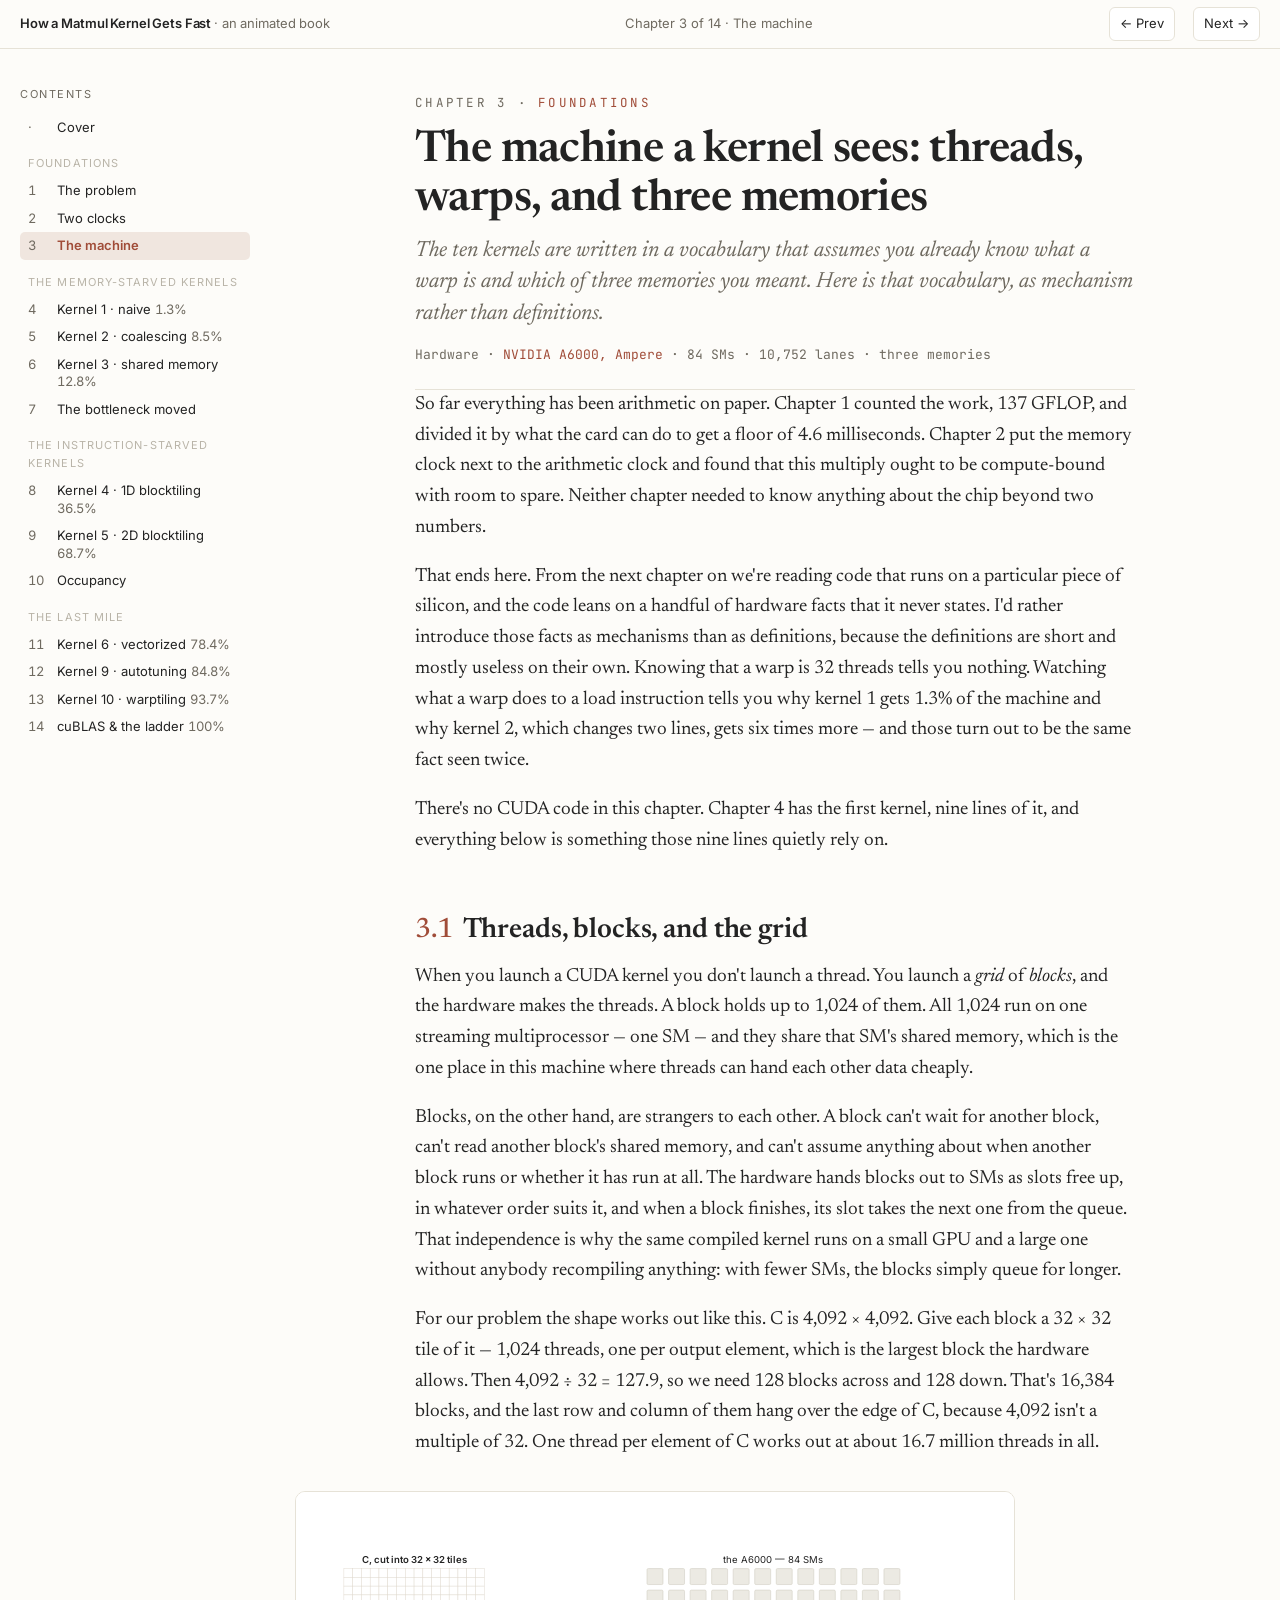
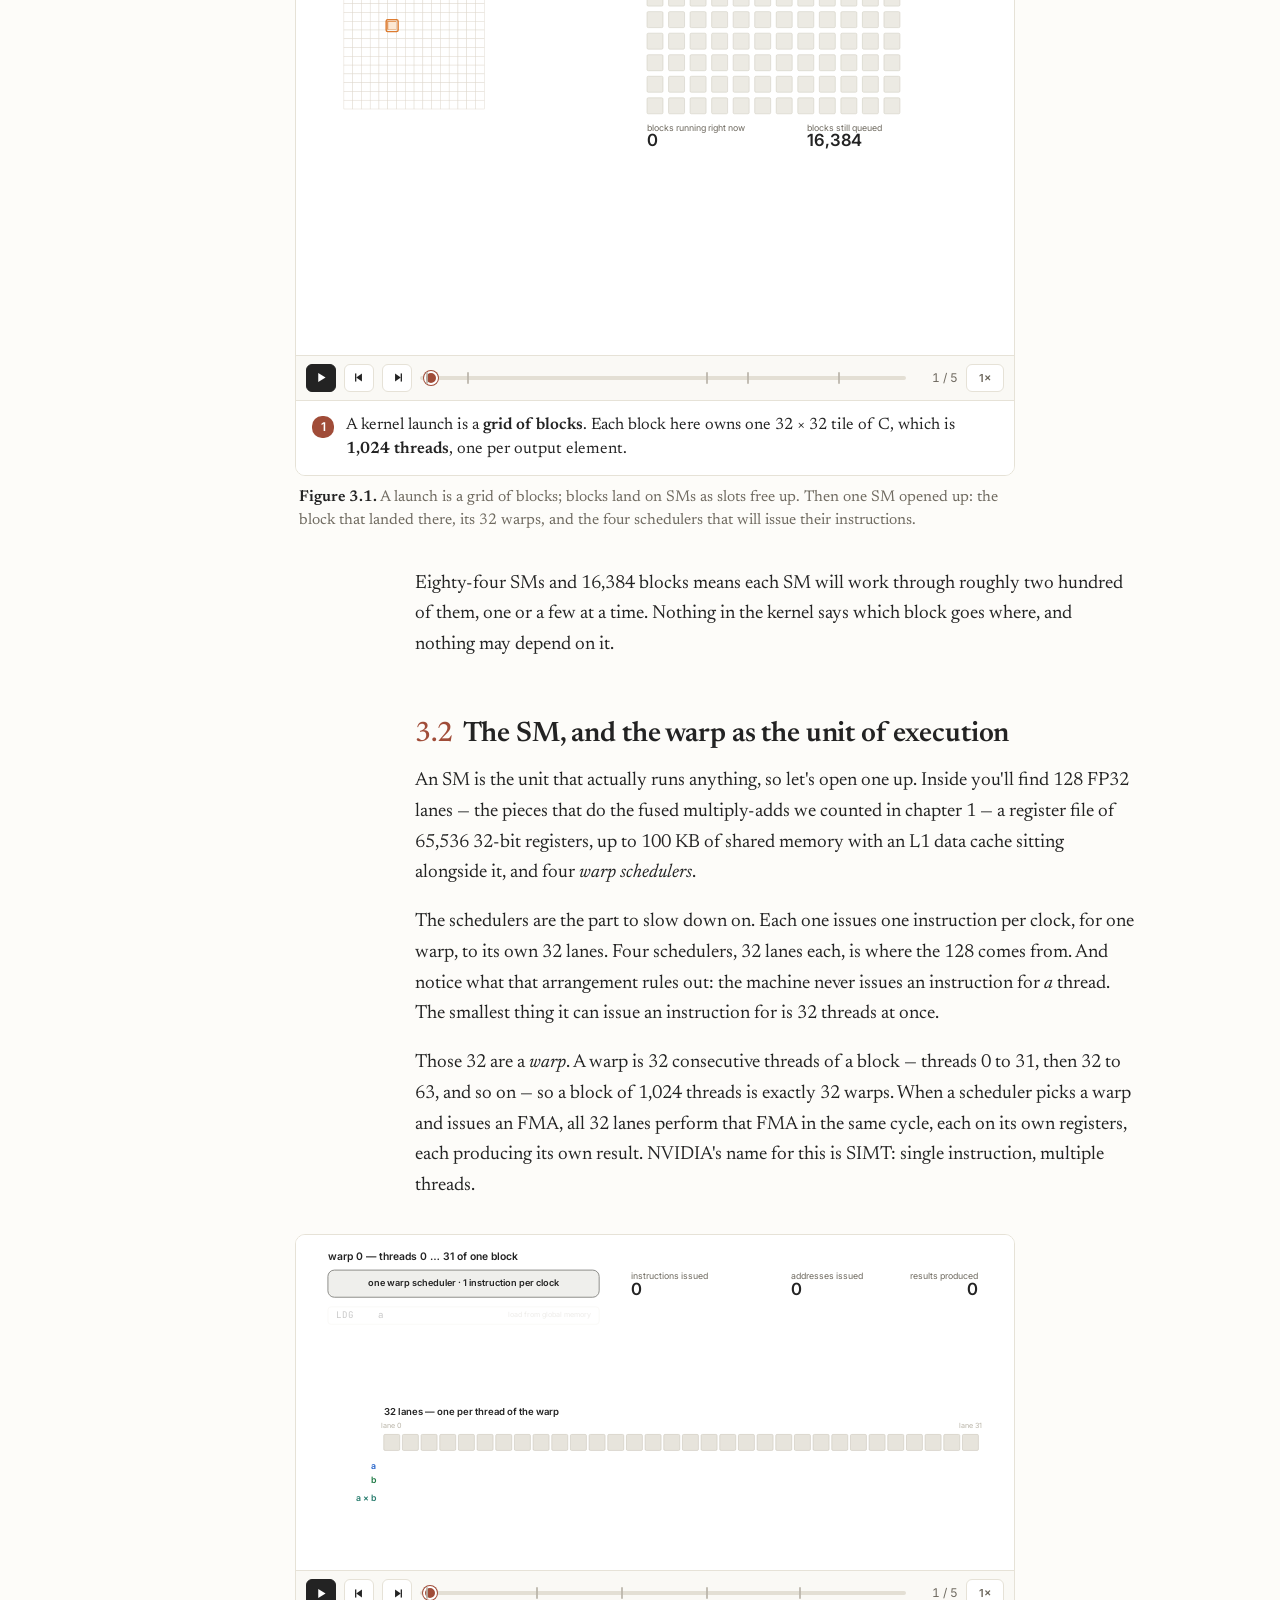
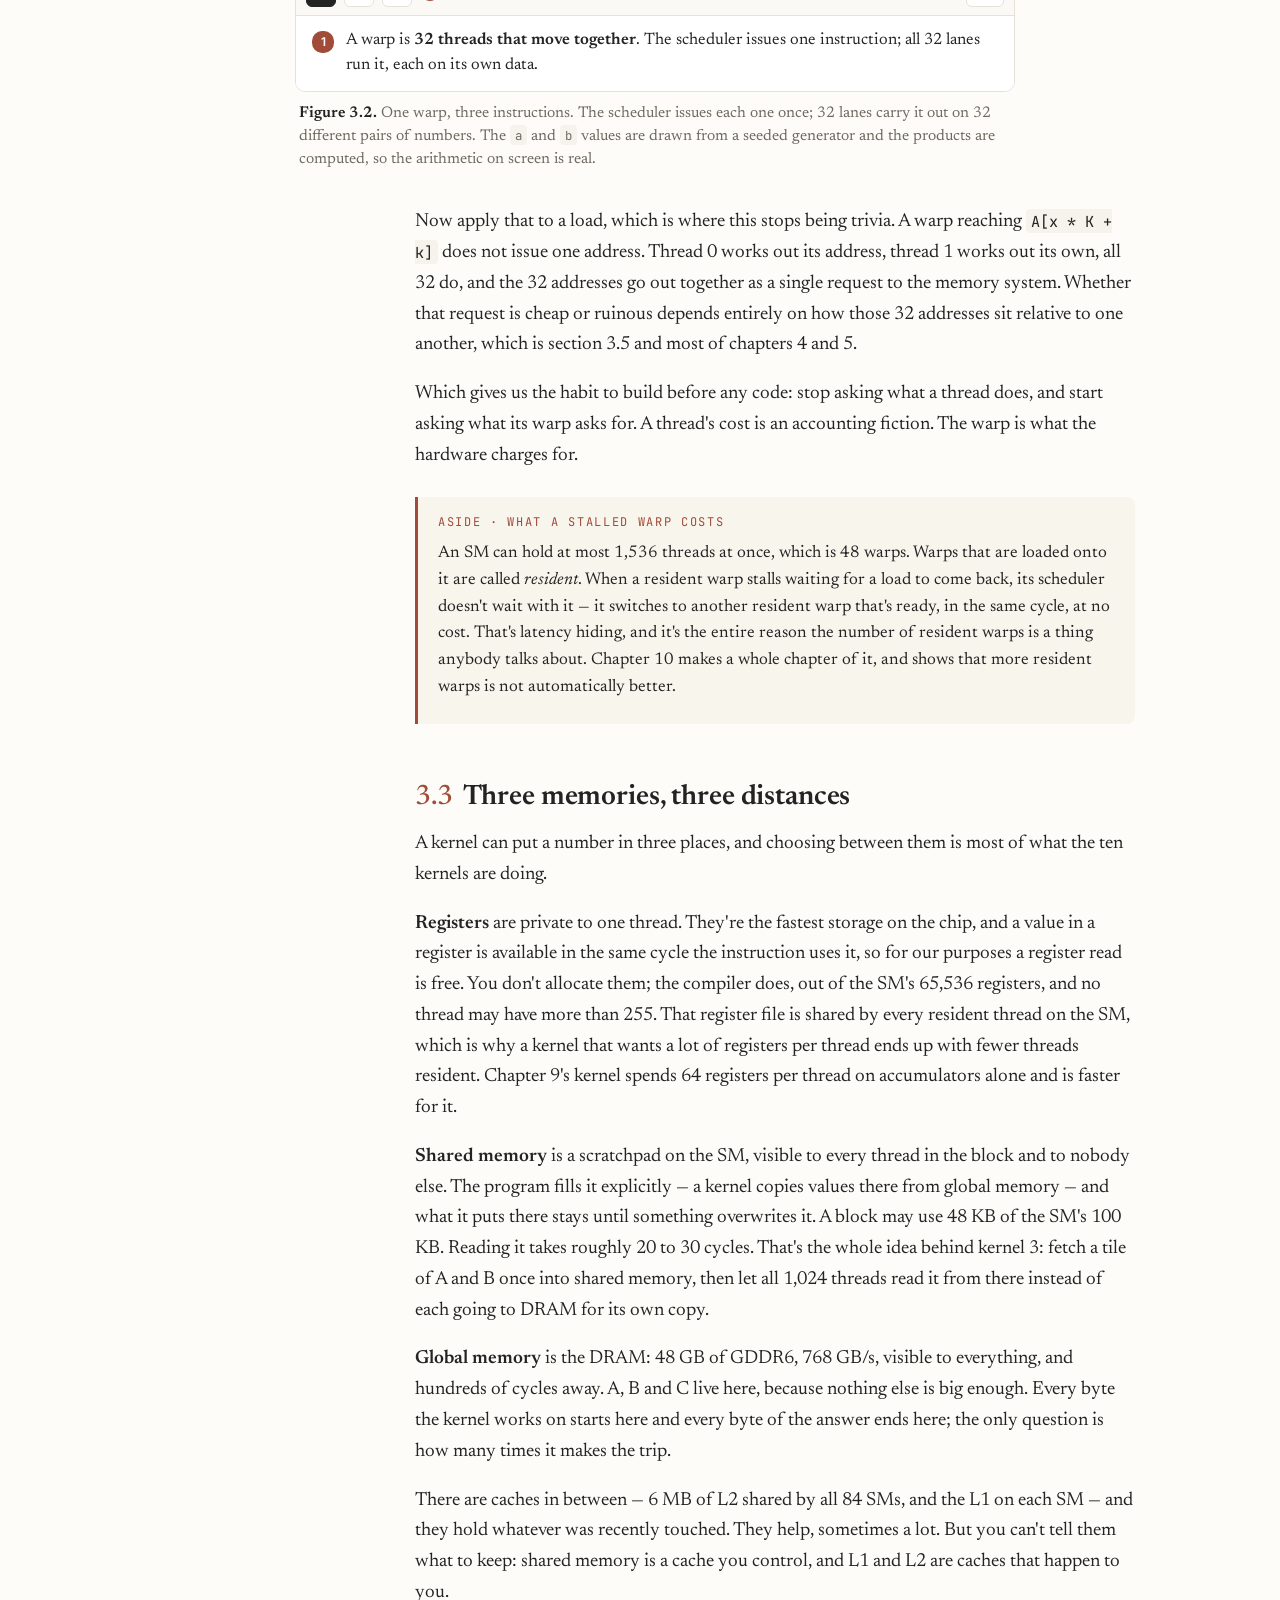
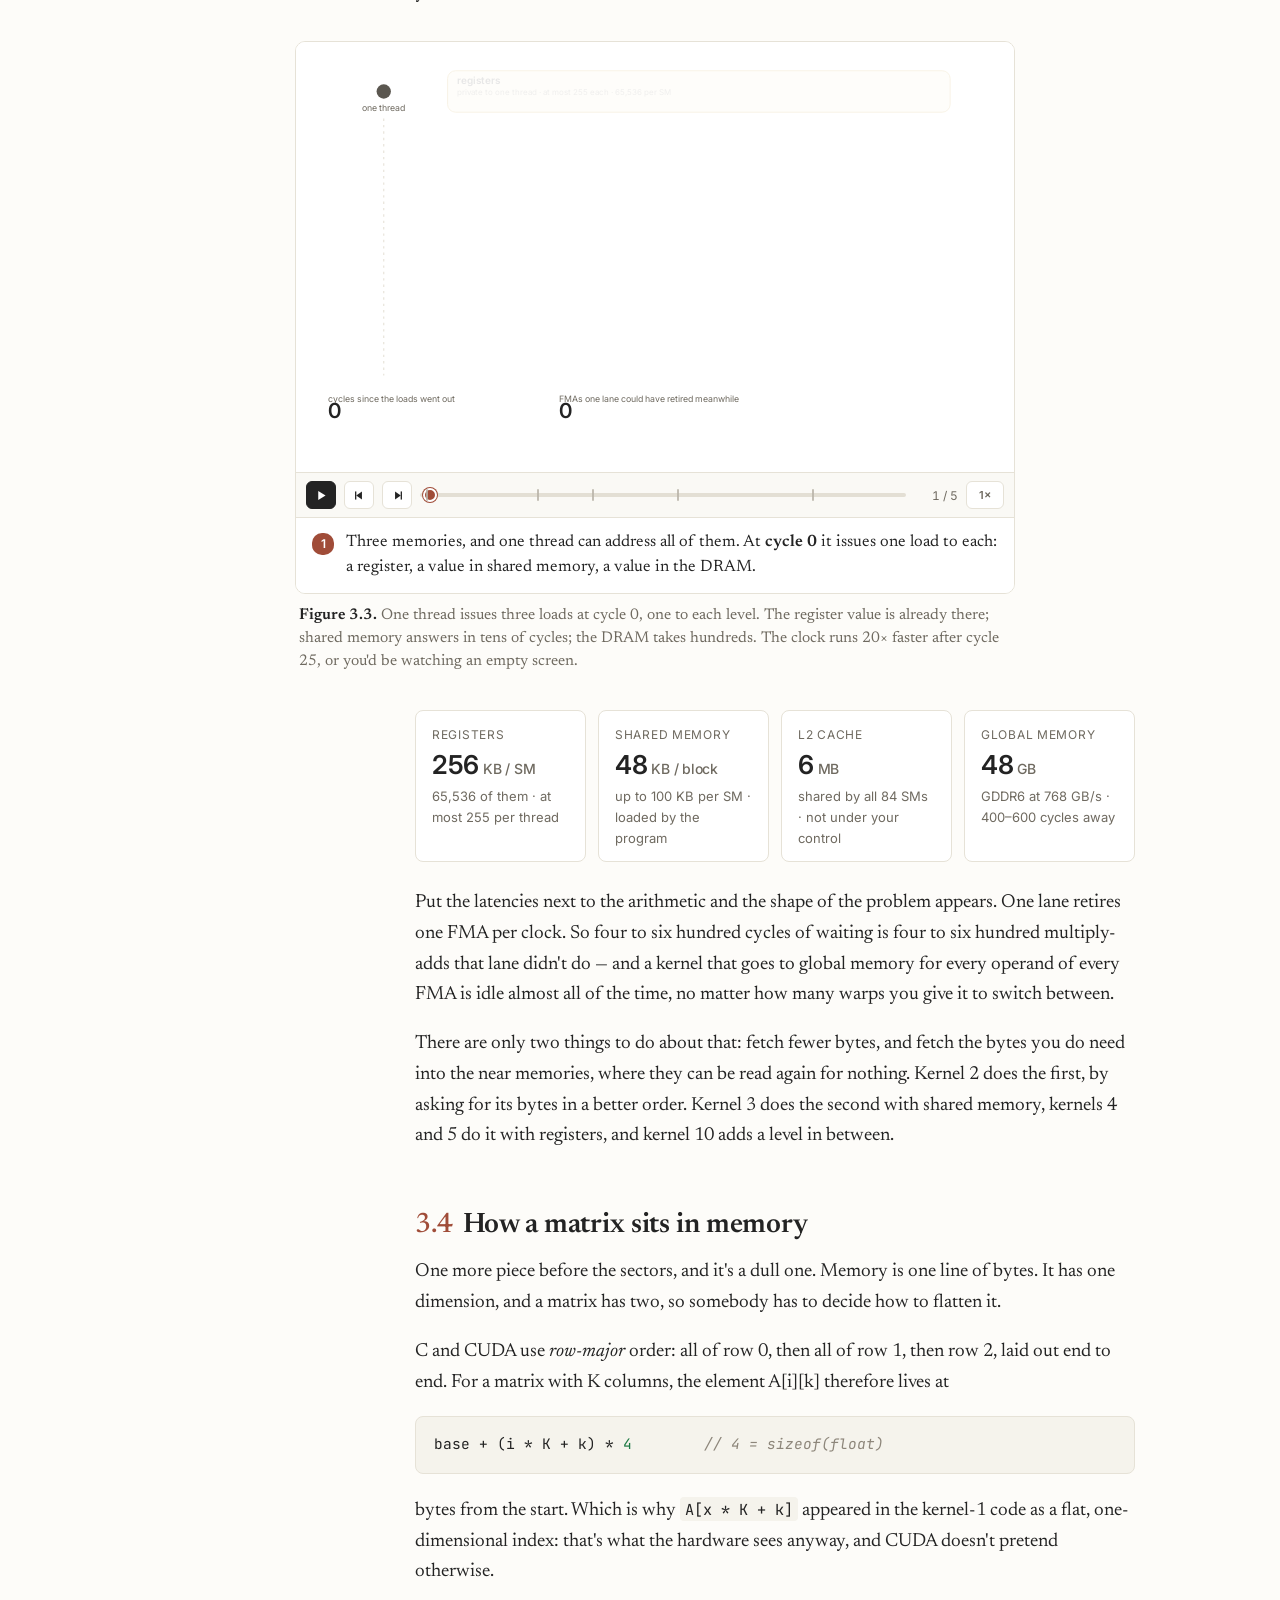
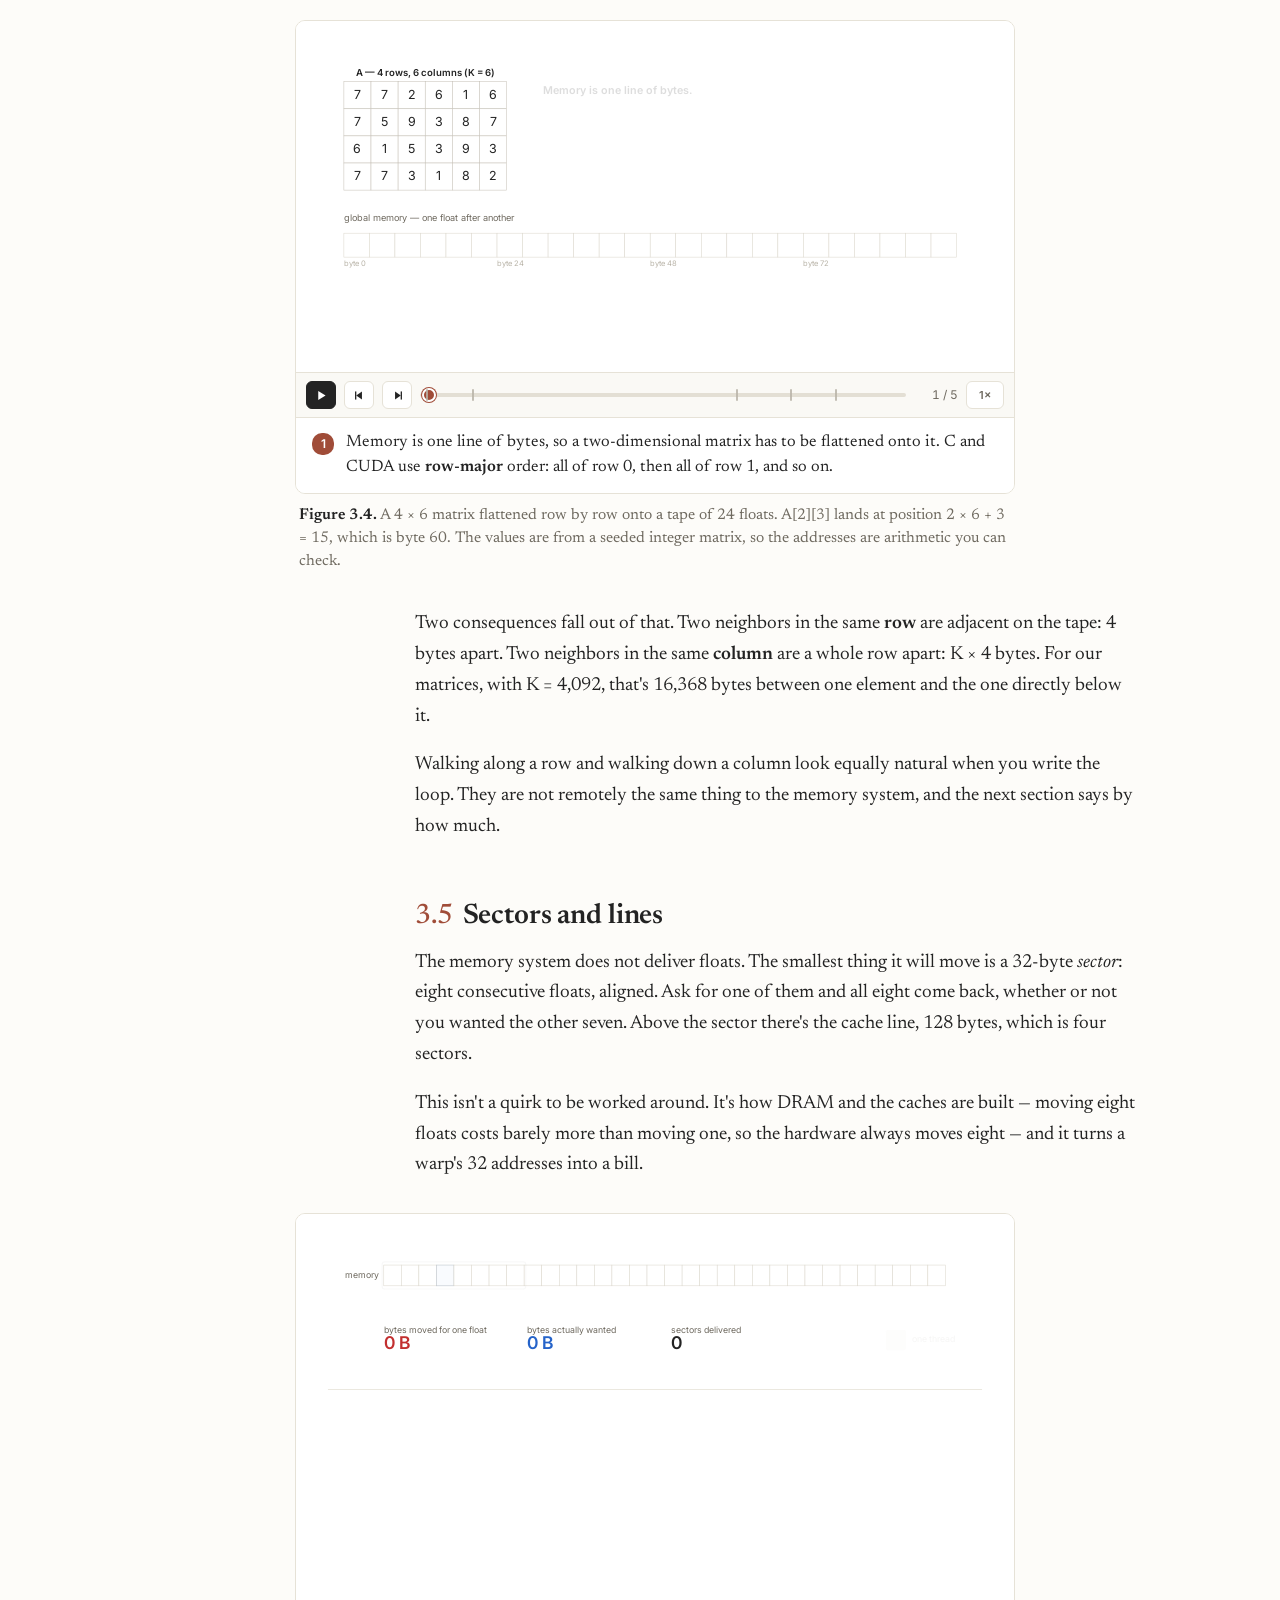
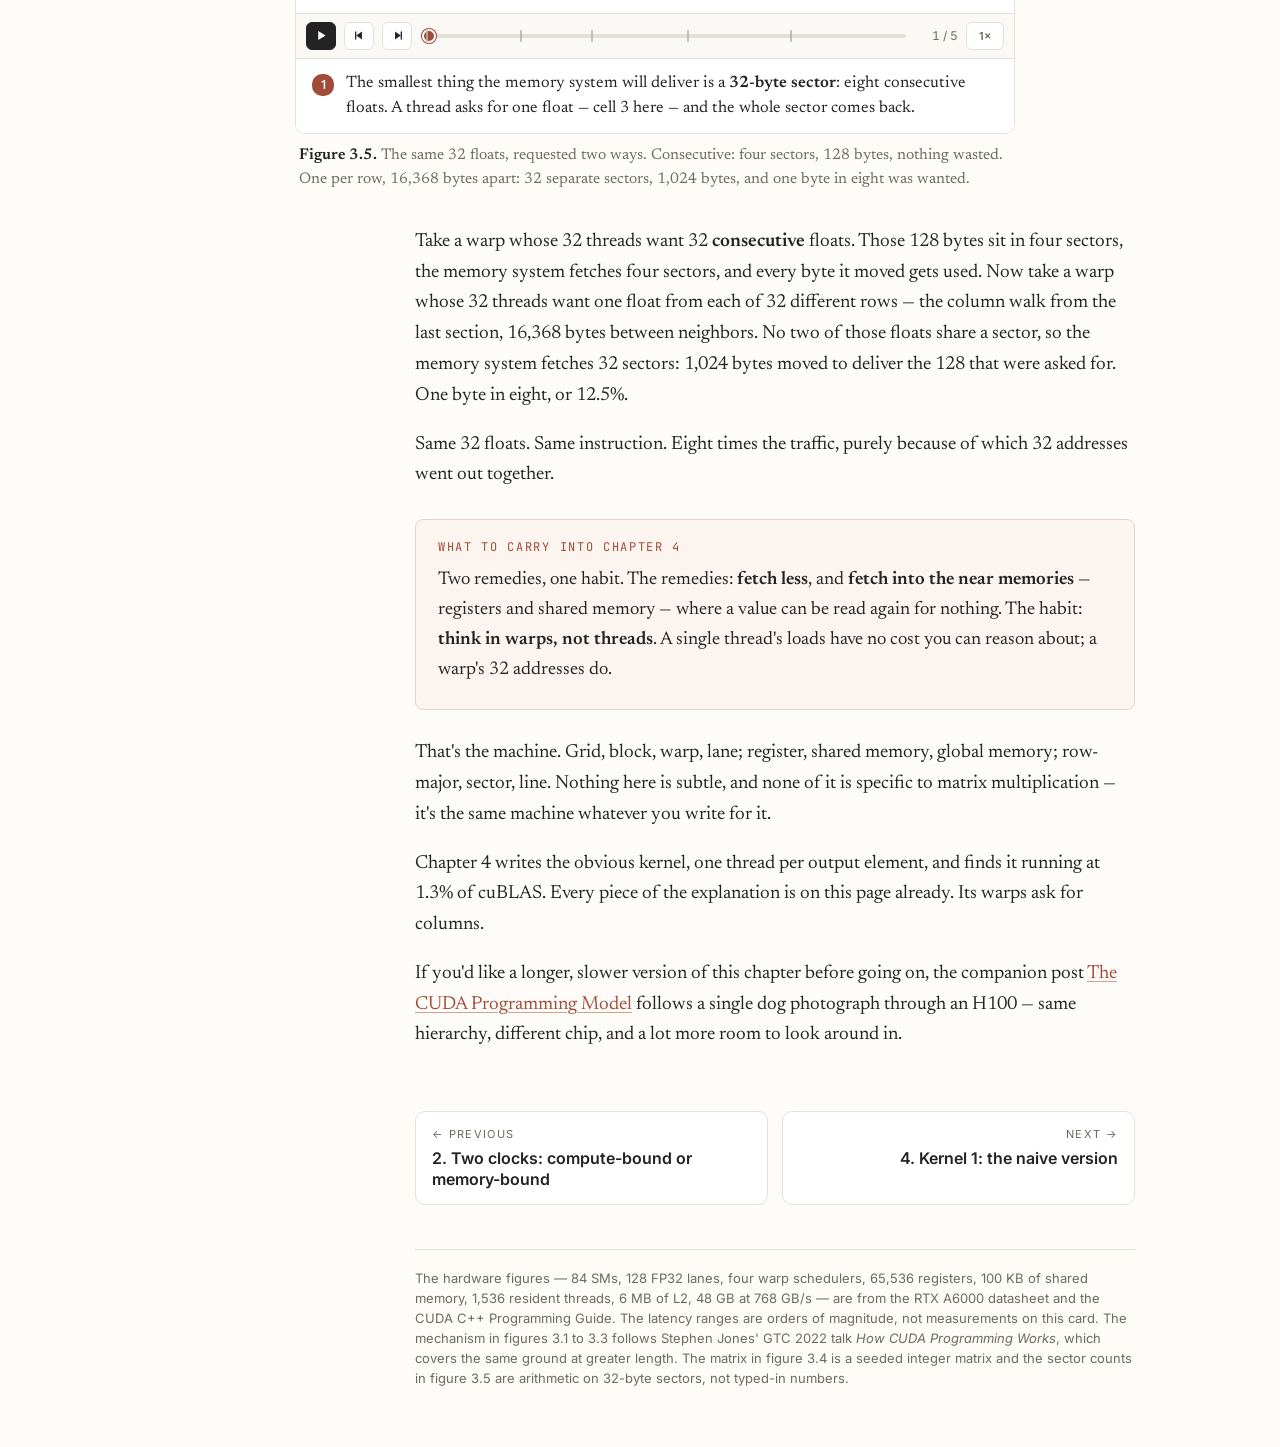
<file: ch03-the-machine.html>
<!doctype html>
<html lang="en">
<head>
<meta charset="utf-8">
<meta name="viewport" content="width=device-width, initial-scale=1">
<title>The machine a kernel sees: threads, warps, and three memories · How a Matmul Kernel Gets Fast</title>
<link rel="preconnect" href="https://fonts.googleapis.com">
<link rel="stylesheet" href="https://fonts.googleapis.com/css2?family=Newsreader:ital,opsz,wght@0,6..72,400;0,6..72,500;0,6..72,600;1,6..72,400;1,6..72,500&family=Inter:wght@400;500;600&family=JetBrains+Mono:wght@400;500&display=swap">
<link rel="stylesheet" href="assets/book.css?v=6">
</head>
<body>
<div class="frame">
<nav class="side"></nav>
<main>
<article>

<div class="kicker">Chapter 3 · <em>Foundations</em></div>
<h1>The machine a kernel sees: threads, warps, and three memories</h1>
<p class="lede">The ten kernels are written in a vocabulary that assumes you already know what a warp is and which of three memories you meant. Here is that vocabulary, as mechanism rather than definitions.</p>
<div class="byline">Hardware · <em>NVIDIA A6000, Ampere</em> · 84 SMs · 10,752 lanes · three memories</div>

<p>So far everything has been arithmetic on paper. Chapter 1 counted the work, 137 GFLOP, and divided it by what the card can do to get a floor of 4.6 milliseconds. Chapter 2 put the memory clock next to the arithmetic clock and found that this multiply ought to be compute-bound with room to spare. Neither chapter needed to know anything about the chip beyond two numbers.</p>

<p>That ends here. From the next chapter on we're reading code that runs on a particular piece of silicon, and the code leans on a handful of hardware facts that it never states. I'd rather introduce those facts as mechanisms than as definitions, because the definitions are short and mostly useless on their own. Knowing that a warp is 32 threads tells you nothing. Watching what a warp does to a load instruction tells you why kernel 1 gets 1.3% of the machine and why kernel 2, which changes two lines, gets six times more — and those turn out to be the same fact seen twice.</p>

<p>There's no CUDA code in this chapter. Chapter 4 has the first kernel, nine lines of it, and everything below is something those nine lines quietly rely on.</p>

<h2><span class="no">3.1</span>Threads, blocks, and the grid</h2>

<p>When you launch a CUDA kernel you don't launch a thread. You launch a <em>grid</em> of <em>blocks</em>, and the hardware makes the threads. A block holds up to 1,024 of them. All 1,024 run on one streaming multiprocessor — one SM — and they share that SM's shared memory, which is the one place in this machine where threads can hand each other data cheaply.</p>

<p>Blocks, on the other hand, are strangers to each other. A block can't wait for another block, can't read another block's shared memory, and can't assume anything about when another block runs or whether it has run at all. The hardware hands blocks out to SMs as slots free up, in whatever order suits it, and when a block finishes, its slot takes the next one from the queue. That independence is why the same compiled kernel runs on a small GPU and a large one without anybody recompiling anything: with fewer SMs, the blocks simply queue for longer.</p>

<p>For our problem the shape works out like this. C is 4,092 × 4,092. Give each block a 32 × 32 tile of it — 1,024 threads, one per output element, which is the largest block the hardware allows. Then 4,092 ÷ 32 = 127.9, so we need 128 blocks across and 128 down. That's 16,384 blocks, and the last row and column of them hang over the edge of C, because 4,092 isn't a multiple of 32. One thread per element of C works out at about 16.7 million threads in all.</p>

<figure class="wide">
  <div id="a-grid"></div>
  <figcaption><b>Figure 3.1.</b> A launch is a grid of blocks; blocks land on SMs as slots free up. Then one SM opened up: the block that landed there, its 32 warps, and the four schedulers that will issue their instructions.</figcaption>
</figure>

<p>Eighty-four SMs and 16,384 blocks means each SM will work through roughly two hundred of them, one or a few at a time. Nothing in the kernel says which block goes where, and nothing may depend on it.</p>

<h2><span class="no">3.2</span>The SM, and the warp as the unit of execution</h2>

<p>An SM is the unit that actually runs anything, so let's open one up. Inside you'll find 128 FP32 lanes — the pieces that do the fused multiply-adds we counted in chapter 1 — a register file of 65,536 32-bit registers, up to 100 KB of shared memory with an L1 data cache sitting alongside it, and four <em>warp schedulers</em>.</p>

<p>The schedulers are the part to slow down on. Each one issues one instruction per clock, for one warp, to its own 32 lanes. Four schedulers, 32 lanes each, is where the 128 comes from. And notice what that arrangement rules out: the machine never issues an instruction for <em>a</em> thread. The smallest thing it can issue an instruction for is 32 threads at once.</p>

<p>Those 32 are a <em>warp</em>. A warp is 32 consecutive threads of a block — threads 0 to 31, then 32 to 63, and so on — so a block of 1,024 threads is exactly 32 warps. When a scheduler picks a warp and issues an FMA, all 32 lanes perform that FMA in the same cycle, each on its own registers, each producing its own result. NVIDIA's name for this is SIMT: single instruction, multiple threads.</p>

<figure class="wide">
  <div id="a-warp"></div>
  <figcaption><b>Figure 3.2.</b> One warp, three instructions. The scheduler issues each one once; 32 lanes carry it out on 32 different pairs of numbers. The <code>a</code> and <code>b</code> values are drawn from a seeded generator and the products are computed, so the arithmetic on screen is real.</figcaption>
</figure>

<p>Now apply that to a load, which is where this stops being trivia. A warp reaching <code>A[x * K + k]</code> does not issue one address. Thread 0 works out its address, thread 1 works out its own, all 32 do, and the 32 addresses go out together as a single request to the memory system. Whether that request is cheap or ruinous depends entirely on how those 32 addresses sit relative to one another, which is section 3.5 and most of chapters 4 and 5.</p>

<p>Which gives us the habit to build before any code: stop asking what a thread does, and start asking what its warp asks for. A thread's cost is an accounting fiction. The warp is what the hardware charges for.</p>

<div class="aside">
  <div class="t">Aside · what a stalled warp costs</div>
  <p>An SM can hold at most 1,536 threads at once, which is 48 warps. Warps that are loaded onto it are called <em>resident</em>. When a resident warp stalls waiting for a load to come back, its scheduler doesn't wait with it — it switches to another resident warp that's ready, in the same cycle, at no cost. That's latency hiding, and it's the entire reason the number of resident warps is a thing anybody talks about. Chapter 10 makes a whole chapter of it, and shows that more resident warps is not automatically better.</p>
</div>

<h2><span class="no">3.3</span>Three memories, three distances</h2>

<p>A kernel can put a number in three places, and choosing between them is most of what the ten kernels are doing.</p>

<p><b>Registers</b> are private to one thread. They're the fastest storage on the chip, and a value in a register is available in the same cycle the instruction uses it, so for our purposes a register read is free. You don't allocate them; the compiler does, out of the SM's 65,536 registers, and no thread may have more than 255. That register file is shared by every resident thread on the SM, which is why a kernel that wants a lot of registers per thread ends up with fewer threads resident. Chapter 9's kernel spends 64 registers per thread on accumulators alone and is faster for it.</p>

<p><b>Shared memory</b> is a scratchpad on the SM, visible to every thread in the block and to nobody else. The program fills it explicitly — a kernel copies values there from global memory — and what it puts there stays until something overwrites it. A block may use 48 KB of the SM's 100 KB. Reading it takes roughly 20 to 30 cycles. That's the whole idea behind kernel 3: fetch a tile of A and B once into shared memory, then let all 1,024 threads read it from there instead of each going to DRAM for its own copy.</p>

<p><b>Global memory</b> is the DRAM: 48 GB of GDDR6, 768 GB/s, visible to everything, and hundreds of cycles away. A, B and C live here, because nothing else is big enough. Every byte the kernel works on starts here and every byte of the answer ends here; the only question is how many times it makes the trip.</p>

<p>There are caches in between — 6 MB of L2 shared by all 84 SMs, and the L1 on each SM — and they hold whatever was recently touched. They help, sometimes a lot. But you can't tell them what to keep: shared memory is a cache you control, and L1 and L2 are caches that happen to you.</p>

<figure class="wide">
  <div id="a-memories"></div>
  <figcaption><b>Figure 3.3.</b> One thread issues three loads at cycle 0, one to each level. The register value is already there; shared memory answers in tens of cycles; the DRAM takes hundreds. The clock runs 20× faster after cycle 25, or you'd be watching an empty screen.</figcaption>
</figure>

<div class="ledger">
  <div class="cell"><div class="l">Registers</div><div class="v">256<small>KB / SM</small></div><div class="d">65,536 of them · at most 255 per thread</div></div>
  <div class="cell"><div class="l">Shared memory</div><div class="v">48<small>KB / block</small></div><div class="d">up to 100 KB per SM · loaded by the program</div></div>
  <div class="cell"><div class="l">L2 cache</div><div class="v">6<small>MB</small></div><div class="d">shared by all 84 SMs · not under your control</div></div>
  <div class="cell"><div class="l">Global memory</div><div class="v">48<small>GB</small></div><div class="d">GDDR6 at 768 GB/s · 400–600 cycles away</div></div>
</div>

<p>Put the latencies next to the arithmetic and the shape of the problem appears. One lane retires one FMA per clock. So four to six hundred cycles of waiting is four to six hundred multiply-adds that lane didn't do — and a kernel that goes to global memory for every operand of every FMA is idle almost all of the time, no matter how many warps you give it to switch between.</p>

<p>There are only two things to do about that: fetch fewer bytes, and fetch the bytes you do need into the near memories, where they can be read again for nothing. Kernel 2 does the first, by asking for its bytes in a better order. Kernel 3 does the second with shared memory, kernels 4 and 5 do it with registers, and kernel 10 adds a level in between.</p>

<h2><span class="no">3.4</span>How a matrix sits in memory</h2>

<p>One more piece before the sectors, and it's a dull one. Memory is one line of bytes. It has one dimension, and a matrix has two, so somebody has to decide how to flatten it.</p>

<p>C and CUDA use <em>row-major</em> order: all of row 0, then all of row 1, then row 2, laid out end to end. For a matrix with K columns, the element A[i][k] therefore lives at</p>

<pre><code>base + (i * K + k) * <span class="n">4</span>        <span class="c">// 4 = sizeof(float)</span></code></pre>

<p>bytes from the start. Which is why <code>A[x * K + k]</code> appeared in the kernel-1 code as a flat, one-dimensional index: that's what the hardware sees anyway, and CUDA doesn't pretend otherwise.</p>

<figure class="wide">
  <div id="a-rowmajor"></div>
  <figcaption><b>Figure 3.4.</b> A 4 × 6 matrix flattened row by row onto a tape of 24 floats. A[2][3] lands at position 2 × 6 + 3 = 15, which is byte 60. The values are from a seeded integer matrix, so the addresses are arithmetic you can check.</figcaption>
</figure>

<p>Two consequences fall out of that. Two neighbors in the same <b>row</b> are adjacent on the tape: 4 bytes apart. Two neighbors in the same <b>column</b> are a whole row apart: K × 4 bytes. For our matrices, with K = 4,092, that's 16,368 bytes between one element and the one directly below it.</p>

<p>Walking along a row and walking down a column look equally natural when you write the loop. They are not remotely the same thing to the memory system, and the next section says by how much.</p>

<h2><span class="no">3.5</span>Sectors and lines</h2>

<p>The memory system does not deliver floats. The smallest thing it will move is a 32-byte <em>sector</em>: eight consecutive floats, aligned. Ask for one of them and all eight come back, whether or not you wanted the other seven. Above the sector there's the cache line, 128 bytes, which is four sectors.</p>

<p>This isn't a quirk to be worked around. It's how DRAM and the caches are built — moving eight floats costs barely more than moving one, so the hardware always moves eight — and it turns a warp's 32 addresses into a bill.</p>

<figure class="wide">
  <div id="a-sectors"></div>
  <figcaption><b>Figure 3.5.</b> The same 32 floats, requested two ways. Consecutive: four sectors, 128 bytes, nothing wasted. One per row, 16,368 bytes apart: 32 separate sectors, 1,024 bytes, and one byte in eight was wanted.</figcaption>
</figure>

<p>Take a warp whose 32 threads want 32 <b>consecutive</b> floats. Those 128 bytes sit in four sectors, the memory system fetches four sectors, and every byte it moved gets used. Now take a warp whose 32 threads want one float from each of 32 different rows — the column walk from the last section, 16,368 bytes between neighbors. No two of those floats share a sector, so the memory system fetches 32 sectors: 1,024 bytes moved to deliver the 128 that were asked for. One byte in eight, or 12.5%.</p>

<p>Same 32 floats. Same instruction. Eight times the traffic, purely because of which 32 addresses went out together.</p>

<div class="key">
  <div class="t">What to carry into chapter 4</div>
  <p>Two remedies, one habit. The remedies: <b>fetch less</b>, and <b>fetch into the near memories</b> — registers and shared memory — where a value can be read again for nothing. The habit: <b>think in warps, not threads</b>. A single thread's loads have no cost you can reason about; a warp's 32 addresses do.</p>
</div>

<p>That's the machine. Grid, block, warp, lane; register, shared memory, global memory; row-major, sector, line. Nothing here is subtle, and none of it is specific to matrix multiplication — it's the same machine whatever you write for it.</p>

<p>Chapter 4 writes the obvious kernel, one thread per output element, and finds it running at 1.3% of cuBLAS. Every piece of the explanation is on this page already. Its warps ask for columns.</p>

<p>If you'd like a longer, slower version of this chapter before going on, the companion post <a href="https://vizuaraai.github.io/cuda-programming-model/">The CUDA Programming Model</a> follows a single dog photograph through an H100 — same hierarchy, different chip, and a lot more room to look around in.</p>

<div class="pager"></div>
<div class="colophon">The hardware figures — 84 SMs, 128 FP32 lanes, four warp schedulers, 65,536 registers, 100 KB of shared memory, 1,536 resident threads, 6 MB of L2, 48 GB at 768 GB/s — are from the RTX A6000 datasheet and the CUDA C++ Programming Guide. The latency ranges are orders of magnitude, not measurements on this card. The mechanism in figures 3.1 to 3.3 follows Stephen Jones' GTC 2022 talk <em>How CUDA Programming Works</em>, which covers the same ground at greater length. The matrix in figure 3.4 is a seeded integer matrix and the sector counts in figure 3.5 are arithmetic on 32-byte sectors, not typed-in numbers.</div>

</article>
</main>
</div>

<script src="assets/anim.js?v=6"></script>
<script src="assets/nav.js?v=6"></script>
<script>
(function () {
  const K = MB.color;

  // ------------------------------------------------------------ 3.1 grid → SMs → one SM
  (function () {
    const S = MB.scene('a-grid', { w: 900, h: 580, title: 'A grid of 16,384 blocks dispatched to 84 SMs' });
    const tl = S.tl;

    // --- left: C cut into blocks (16 x 16 stands for 128 x 128)
    const CB = S.matrix({ x: 60, y: 96, rows: 16, cols: 16, cell: 11, stroke: '#e0d9cf', sw: 0.6,
      label: 'C, cut into 32 × 32 tiles', labelSize: 12 });        // 60..236, 96..272
    const cn1 = S.text({ x: 60, y: 296, text: '4,092 ÷ 32 = 127.9, rounded up: 128 blocks each way', size: 11, fill: K.muted, opacity: 0 });
    const cn2 = S.text({ x: 60, y: 314, text: '128 × 128 = 16,384 blocks · 1,024 threads each', size: 11, fill: K.ink, weight: 600, opacity: 0 });
    const oneB = S.rect({ x: 60 + 5 * 11 - 2, y: 96 + 6 * 11 - 2, w: 15, h: 15, fill: 'none', stroke: K.C, sw: 1.8, rx: 2, opacity: 0 });

    // --- right: 84 SMs
    const SMs = S.threads({ x: 440, y: 96, n: 84, size: 20, gap: 7, perRow: 12, fill: '#eceae3', stroke: '#d5d1c7',
      label: 'the A6000 — 84 SMs', labelPos: 'top', labelSize: 12, labelFill: K.ink });   // 440..757, 96..278
    const cRun = S.counter({ x: 440, y: 296, label: 'blocks running right now', value: 0, size: 21 });
    const cQ = S.counter({ x: 640, y: 296, label: 'blocks still queued', value: 16384, size: 21 });

    // --- flying blocks
    const src = [[1, 2], [3, 7], [5, 1], [6, 11], [8, 4], [10, 9], [12, 2], [13, 13], [2, 14], [7, 6], [9, 0], [14, 8], [4, 10], [11, 5]];
    const dst = [3, 17, 28, 41, 55, 66, 78, 9, 22, 36, 49, 61, 73, 7];
    const fly = src.map(p => {
      const [cx, cy] = CB.center(p[0], p[1]);
      return S.tile({ x: cx - 5, y: cy - 5, rows: 1, cols: 1, cell: 10, fill: K.Cfill, stroke: K.C, sw: 1.1, opacity: 0 });
    });

    // --- bottom: one SM opened up
    const BOX = S.membox({ x: 40, y: 346, w: 820, h: 218, label: 'one SM, with one block resident on it',
      labelPos: 'topleft', labelSize: 12.5, fill: '#fbfaf7', stroke: K.rule, rx: 12, opacity: 0 });
    const link = S.path({ d: 'M602,282 C602,318 500,314 452,342', stroke: K.C, sw: 1.3, arrow: true, opacity: 0 });
    const thLbl = S.text({ x: 64, y: 374, text: '1,024 threads · 32 rows of 32 · one row = one warp', size: 10.5, fill: K.muted, opacity: 0 });
    const TH = S.threads({ x: 64, y: 386, n: 1024, size: 4.2, gap: 1.2, perRow: 32, fill: '#d9d5cb', stroke: 'none', opacity: 0 });

    const sch = [];
    for (let i = 0; i < 4; i++) {
      const g = S.group({ tx: 270 + i * 146, ty: 382, opacity: 0 });
      g.rect({ x: 0, y: 0, w: 138, h: 58, fill: '#fff', stroke: K.rule, sw: 1, rx: 7 });
      g.text({ x: 69, y: 14, text: 'warp scheduler ' + i, anchor: 'middle', size: 10.5, fill: K.muted });
      const t = S._threads(g.node, { x: 22, y: 25, n: 32, size: 4.5, gap: 1.5, perRow: 16, fill: '#d9d5cb' });
      g.text({ x: 69, y: 48, text: '32 lanes', anchor: 'middle', size: 9, fill: K.faint });
      sch.push({ g, t });
    }
    const sn1 = S.text({ x: 270, y: 458, text: '4 schedulers × 32 lanes = 128 FP32 lanes on this SM', size: 11.5, fill: K.ink, weight: 600, opacity: 0 });
    const sn2 = S.text({ x: 270, y: 476, text: 'each clock, each scheduler issues one instruction for one warp', size: 11, fill: K.muted, opacity: 0 });
    const sn3 = S.text({ x: 270, y: 500, text: '65,536 registers (256 KB) · up to 100 KB of shared memory · L1 alongside it', size: 11, fill: K.muted, opacity: 0 });
    const slots = S.threads({ x: 270, y: 522, n: 48, size: 8, gap: 3, perRow: 24, fill: '#efece5', stroke: '#ddd9d0', opacity: 0 });
    const slotLbl = S.text({ x: 543, y: 532, text: '48 warp slots on this SM (1,536 threads)', size: 11, fill: K.ink, weight: 600, opacity: 0 });

    tl.step('A kernel launch is a <b>grid of blocks</b>. Each block here owns one 32 × 32 tile of C, which is <b>1,024 threads</b>, one per output element.');
    tl.show(oneB, 0.4);
    tl.to(CB.cellAt(6, 5), { fill: K.Cfill, stroke: K.C, sw: 1.2 }, 0.4, { at: '<' });
    tl.show([cn1, cn2], 0.4, { at: '<+0.3' });
    tl.wait(2.0);

    tl.step('The hardware hands blocks to SMs as slots free up, in whatever order it likes. <b>Blocks never talk to each other</b> — that is why the same kernel runs on any number of SMs.');
    tl.hide(oneB, 0.3);
    fly.forEach((f, i) => {
      const [sx, sy] = SMs.center(dst[i]);
      const at = i === 0 ? undefined : '<+0.09';
      tl.show(f, 0.12, { at });
      tl.to(CB.cellAt(src[i][0], src[i][1]), { fill: K.Cfill, stroke: K.C }, 0.12, { at: '<' });
      tl.move(f, sx - 5, sy - 5, 0.85, { at: '<', arc: -55 });
      tl.to(f, { opacity: 0, scale: 0.3 }, 0.2);
      tl.to(SMs.items[dst[i]], { fill: K.Cfill, stroke: K.C }, 0.25, { at: '<' });
    });
    tl.to(cRun.num, { value: 84 }, 1.6, { at: '<-1.4', ease: 'linear' });
    tl.to(cQ.num, { value: 16300 }, 1.6, { at: '<', ease: 'linear' });
    tl.to(SMs.items, { fill: K.Cfill, stroke: K.C }, 0.2, { stagger: 0.006 });
    tl.wait(1.6);

    tl.step('Open one SM up. The block that landed on it is 1,024 threads, and the hardware groups them into <b>32 warps</b> of 32 — one row of the grid below is one warp.');
    tl.show(BOX, 0.4);
    tl.show(link, 0.3, { at: '<' });
    tl.show([TH, thLbl], 0.5, { at: '<+0.2' });
    tl.wait(2.0);

    tl.step('An SM has <b>four warp schedulers</b>. Each clock, each one picks a warp and issues a single instruction to its own 32 lanes. Four times 32 is the SM’s 128 FP32 lanes.');
    tl.show(sch, 0.35, { stagger: 0.12 });
    tl.show([sn1, sn2, sn3], 0.4);
    for (let c = 0; c < 5; c++) {
      sch.forEach((s, i) => {
        const w = (c * 4 + i) % 32;
        tl.to(s.t.items, { fill: K.teal }, 0.12, { at: c === 0 && i === 0 ? undefined : '<' });
        tl.to(TH.items.slice(w * 32, w * 32 + 32), { fill: K.teal }, 0.12, { at: '<' });
      });
      tl.wait(c === 4 ? 2.4 : 0.34);
      if (c === 4) break;
      sch.forEach((s, i) => {
        const w = (c * 4 + i) % 32;
        tl.to(s.t.items, { fill: '#d9d5cb' }, 0.12, { at: i === 0 ? undefined : '<' });
        tl.to(TH.items.slice(w * 32, w * 32 + 32), { fill: '#d9d5cb' }, 0.12, { at: '<' });
      });
      tl.wait(0.14);
    }

    tl.step('An SM holds at most <b>1,536 threads — 48 warps</b> — at once. Those are the warps a scheduler can switch to when the one it is running stalls on a load, which is the only way this machine hides latency.');
    tl.show([slots, slotLbl], 0.4);
    tl.to(slots.items.slice(0, 32), { fill: K.tealfill, stroke: K.teal }, 0.15, { stagger: 0.015 });
    tl.wait(3.0);
    S.finish();
  })();

  // ------------------------------------------------------------ 3.2 one instruction, 32 lanes
  (function () {
    const S = MB.scene('a-warp', { w: 900, h: 420, title: 'One instruction, 32 lanes' });
    const tl = S.tl;
    const rnd = MB.rng(3), av = [], bv = [], pv = [];
    for (let i = 0; i < 32; i++) { av.push(1 + Math.floor(rnd() * 9)); bv.push(1 + Math.floor(rnd() * 9)); }
    for (let i = 0; i < 32; i++) pv.push(av[i] * bv[i]);

    S.text({ x: 40, y: 28, text: 'warp 0 — threads 0 … 31 of one block', size: 13, fill: K.ink, weight: 600 });
    S.membox({ x: 40, y: 44, w: 340, h: 34, label: 'one warp scheduler · 1 instruction per clock', labelPos: 'center', labelSize: 11.5, fill: K.greyfill, stroke: K.grey, rx: 8 });

    const names = ['LDG    a', 'LDG    b', 'FFMA   tmp = a × b + tmp', '…      then the next k'];
    const tags = ['load from global memory', 'load from global memory', 'multiply and add', ''];
    const rows = [];
    for (let i = 0; i < 4; i++) {
      const g = S.group({ tx: 40, ty: 100 + i * 26, opacity: 0 });
      g.rect({ x: 0, y: -10, w: 340, h: 22, fill: i === 2 ? K.tealfill : '#fff', stroke: i === 2 ? K.teal : K.rule, sw: 1, rx: 4 });
      g.text({ x: 10, y: 0.5, text: names[i], font: 'mono', size: 11.5, fill: i === 2 ? K.teal : K.ink, weight: i === 2 ? 600 : 400 });
      g.text({ x: 330, y: 0.5, text: tags[i], anchor: 'end', size: 9, fill: K.faint });
      rows.push(g);
    }
    const ptr = S.text({ x: 28, y: 100, text: '▶', size: 11, fill: K.accent, opacity: 0 });

    const cIns = S.counter({ x: 420, y: 52, label: 'instructions issued', value: 0, size: 21 });
    const cAdr = S.counter({ x: 620, y: 52, label: 'addresses issued', value: 0, size: 21 });
    const cRes = S.counter({ x: 855, y: 52, label: 'results produced', value: 0, size: 21, anchor: 'end' });
    const nt1 = S.text({ x: 420, y: 110, text: 'SIMT — single instruction, multiple threads.', size: 12, fill: K.ink, weight: 600, opacity: 0 });
    const nt2 = S.text({ x: 420, y: 130, text: 'The scheduler issues once. All 32 lanes carry it out', size: 11.5, fill: K.muted, opacity: 0 });
    const nt3 = S.text({ x: 420, y: 147, text: 'in the same cycle, each on its own data.', size: 11.5, fill: K.muted, opacity: 0 });
    const nt4 = S.text({ x: 420, y: 172, text: '', size: 11.5, fill: K.accent, weight: 600 });

    S.text({ x: 110, y: 222, text: '32 lanes — one per thread of the warp', size: 12, fill: K.ink, weight: 600 });
    S.text({ x: 120, y: 240, text: 'lane 0', anchor: 'middle', size: 9, fill: K.faint });
    S.text({ x: 845, y: 240, text: 'lane 31', anchor: 'middle', size: 9, fill: K.faint });
    const LN = S.threads({ x: 110, y: 250, n: 32, size: 20, gap: 3.4, fill: '#e7e4dc', stroke: '#cfcabf' });

    S.text({ x: 100, y: 290, text: 'a', anchor: 'end', size: 11, fill: K.A, weight: 600 });
    S.text({ x: 100, y: 308, text: 'b', anchor: 'end', size: 11, fill: K.B, weight: 600 });
    S.text({ x: 100, y: 330, text: 'a × b', anchor: 'end', size: 11, fill: K.teal, weight: 600 });
    const aT = [], bT = [], pT = [];
    for (let i = 0; i < 32; i++) {
      const cx = 120 + i * 23.4;
      aT.push(S.text({ x: cx, y: 290, text: '' + av[i], anchor: 'middle', size: 10, fill: K.Adeep, opacity: 0 }));
      bT.push(S.text({ x: cx, y: 308, text: '' + bv[i], anchor: 'middle', size: 10, fill: K.Bdeep, opacity: 0 }));
      pT.push(S.text({ x: cx, y: 330, text: '' + pv[i], anchor: 'middle', size: 11, fill: K.teal, weight: 600, opacity: 0 }));
    }
    const sum1 = S.text({ x: 110, y: 370, text: '', size: 12.5, fill: K.ink, weight: 600 });
    const sum2 = S.text({ x: 110, y: 392, text: '', size: 11.5, fill: K.muted });

    tl.step('A warp is <b>32 threads that move together</b>. The scheduler issues one instruction; all 32 lanes run it, each on its own data.');
    tl.show(rows, 0.3, { stagger: 0.1 });
    tl.show([nt1, nt2, nt3], 0.4);
    tl.wait(2.8);

    tl.step('<b>LDG a.</b> One instruction — and 32 different values of <code>a</code> arrive, one per lane. The warp put 32 addresses on the memory system in a single request.');
    tl.set(ptr, { opacity: 1 });
    tl.to(ptr, { y: 100 }, 0.15);
    tl.to(LN.items, { fill: K.Afill, stroke: K.A }, 0.2, { at: '<', stagger: 0.008 });
    tl.show(aT, 0.15, { at: '<', stagger: 0.012 });
    tl.to(cIns.num, { value: 1 }, 0.3, { at: '<' });
    tl.to(cAdr.num, { value: 32 }, 0.5, { at: '<' });
    tl.set(nt4, { text: 'one load instruction = 32 addresses' });
    tl.wait(2.4);

    tl.step('<b>LDG b.</b> The same again for the second operand: one instruction, 32 more addresses, 32 more values.');
    tl.to(ptr, { y: 126 }, 0.2);
    tl.to(LN.items, { fill: K.Bfill, stroke: K.B }, 0.2, { at: '<', stagger: 0.008 });
    tl.show(bT, 0.15, { at: '<', stagger: 0.012 });
    tl.to(cIns.num, { value: 2 }, 0.3, { at: '<' });
    tl.to(cAdr.num, { value: 64 }, 0.5, { at: '<' });
    tl.wait(2.4);

    tl.step('<b>FFMA.</b> One instruction slot, and 32 multiply-adds happen at once — a different product in every lane, each added into that lane’s own running total.');
    tl.to(ptr, { y: 152 }, 0.2);
    tl.to(LN.items, { fill: K.tealfill, stroke: K.teal }, 0.2, { at: '<', stagger: 0.008 });
    tl.show(pT, 0.15, { at: '<', stagger: 0.012 });
    tl.to(cIns.num, { value: 3 }, 0.3, { at: '<' });
    tl.to(cRes.num, { value: 32 }, 0.6, { at: '<' });
    tl.set(nt4, { text: 'one arithmetic instruction = 32 results' });
    tl.wait(2.6);

    tl.step('So the unit of cost is the <b>warp</b>, not the thread: one instruction slot buys 32 results — or issues 32 addresses, when the instruction is a load. Which 32 addresses is the whole question.');
    tl.to(ptr, { y: 178 }, 0.2);
    tl.set(sum1, { text: '3 instructions issued   ·   64 addresses   ·   32 results' });
    tl.set(sum2, { text: 'and this is one step of k, for one warp, out of 4,092 steps and 524,288 warps' });
    tl.wait(3.2);
    S.finish();
  })();

  // ------------------------------------------------------------ 3.3 three memories, three distances
  (function () {
    const S = MB.scene('a-memories', { w: 900, h: 540, title: 'Three memories and how far away each one is' });
    const tl = S.tl;

    S.circle({ cx: 110, cy: 62, r: 9, fill: '#5b5750' });
    S.text({ x: 110, y: 84, text: 'one thread', anchor: 'middle', size: 11, fill: K.muted });
    S.line({ x1: 110, y1: 96, x2: 110, y2: 418, stroke: K.rule, sw: 1.4, dash: '3 5' });

    function level(y, h, fill, stroke, label, sub) {
      return S.membox({ x: 190, y, w: 630, h, fill, stroke, rx: 10, labelPos: 'topleft', labelSize: 12.5, label, sub, opacity: 0 });
    }
    const REG = level(36, 52, K.goldfill, K.gold, 'registers', 'private to one thread · at most 255 each · 65,536 per SM');
    const SHM = level(124, 56, K.purplefill, K.purple, 'shared memory', 'a scratchpad on the SM · one block may use 48 KB of its 100 KB');
    const L2 = level(232, 56, K.greyfill, K.grey, 'L2 cache', '6 MB, shared by all 84 SMs · you cannot choose what it keeps');
    const GLB = level(352, 64, K.grey2fill, K.grey, 'global memory', '48 GB of GDDR6 at 768 GB/s · where A, B and C live');

    function lat(y, big, small, color) {
      const a = S.text({ x: 808, y, text: big, anchor: 'end', size: 13, fill: color, weight: 600, opacity: 0 });
      const b = S.text({ x: 808, y: y + 17, text: small, anchor: 'end', size: 10.5, fill: K.muted, opacity: 0 });
      return [a, b];
    }
    const lr = lat(52, 'same cycle', 'treat it as free', K.gold);
    const ls = lat(140, '≈ 20–30 cycles', 'on this same SM', K.purple);
    const l2 = lat(248, '≈ 200 cycles', 'a couple of hundred', K.ink);
    const lg = lat(374, '400–600 cycles', 'hundreds of cycles', K.red);

    const cCyc = S.counter({ x: 40, y: 448, label: 'cycles since the loads went out', value: 0, size: 26 });
    const cFma = S.counter({ x: 330, y: 448, label: 'FMAs one lane could have retired meanwhile', value: 0, size: 26 });
    const ff = S.text({ x: 40, y: 508, text: '', size: 12, fill: K.accent, weight: 600, font: 'mono' });
    const log1 = S.text({ x: 700, y: 446, text: '', size: 12, fill: K.gold, weight: 600 });
    const log2 = S.text({ x: 700, y: 468, text: '', size: 12, fill: K.purple, weight: 600 });
    const log3 = S.text({ x: 700, y: 490, text: '', size: 12, fill: K.red, weight: 600 });

    const pR = S.tile({ x: 104, y: 56, rows: 1, cols: 1, cell: 12, fill: K.gold, stroke: '#fff', sw: 1.2, opacity: 0 });
    const pS = S.tile({ x: 104, y: 56, rows: 1, cols: 1, cell: 12, fill: K.purple, stroke: '#fff', sw: 1.2, opacity: 0 });
    const pG = S.tile({ x: 104, y: 56, rows: 1, cols: 1, cell: 12, fill: K.red, stroke: '#fff', sw: 1.2, opacity: 0 });

    tl.step('Three memories, and one thread can address all of them. At <b>cycle 0</b> it issues one load to each: a register, a value in shared memory, a value in the DRAM.');
    tl.show([REG, SHM, L2, GLB], 0.4, { stagger: 0.14 });
    tl.show([lr[0], lr[1], ls[0], ls[1], l2[0], l2[1], lg[0], lg[1]], 0.35, { at: '<+0.3', stagger: 0.1 });
    tl.wait(1.4);
    tl.show([pR, pS, pG], 0.2);
    tl.move(pR, 172, 56, 0.3, { at: '<' });
    tl.move(pS, 172, 146, 0.5, { at: '<', arc: 20 });
    tl.move(pG, 150, 196, 0.6, { at: '<', arc: 20 });
    tl.wait(1.3);

    tl.step('The register is <b>already inside the thread</b>. It is there in the cycle the instruction wants it, so a register read costs nothing you can measure. This is the memory the ten kernels fight over.');
    tl.to(REG.box, { fill: '#f6e6b8' }, 0.3);
    tl.to(pR, { opacity: 0, scale: 0.4 }, 0.3, { at: '<' });
    tl.set(log1, { text: 'registers — cycle 0' });
    tl.wait(2.0);

    tl.step('Shared memory answers after roughly <b>20 to 30 cycles</b>. It is on the same SM, a few millimetres away, and every thread of the block can read what any of them put there.');
    tl.to(cCyc.num, { value: 25 }, 1.5, { ease: 'linear' });
    tl.to(cFma.num, { value: 25 }, 1.5, { at: '<', ease: 'linear' });
    tl.move(pS, 172, 146, 0.6, { at: '<+0.7' });
    tl.to(SHM.box, { fill: '#ddd2f1' }, 0.3);
    tl.to(pS, { opacity: 0, scale: 0.4 }, 0.3, { at: '<' });
    tl.set(log2, { text: 'shared memory — cycle 25' });
    tl.wait(1.8);

    tl.step('The third load is still travelling. Past the L2 — <b>a couple of hundred cycles</b> if the line happens to be sitting there — and on out to the DRAM, which takes <b>400 to 600</b>. The clock now runs 20× faster.');
    tl.set(ff, { text: 'clock × 20' });
    tl.to(cCyc.num, { value: 200 }, 1.1, { ease: 'linear' });
    tl.to(cFma.num, { value: 200 }, 1.1, { at: '<', ease: 'linear' });
    tl.move(pG, 172, 254, 1.1, { at: '<' });
    tl.to(L2.box, { fill: '#e2e2de' }, 0.25);
    tl.wait(0.5);
    tl.to(cCyc.num, { value: 500 }, 1.7, { ease: 'linear' });
    tl.to(cFma.num, { value: 500 }, 1.7, { at: '<', ease: 'linear' });
    tl.move(pG, 172, 378, 1.7, { at: '<' });
    tl.to(GLB.box, { fill: '#f0d9d9' }, 0.3);
    tl.to(pG, { opacity: 0, scale: 0.4 }, 0.3, { at: '<' });
    tl.set(log3, { text: 'global memory — cycle 500' });
    tl.set(ff, { text: '' });
    tl.wait(1.8);

    tl.step('Five hundred cycles is <b>five hundred multiply-adds</b> that lane did not do. A kernel that goes to global memory for every operand is idle almost all of the time — so: fetch fewer bytes, and fetch them into the near memories.');
    tl.set(ff, { text: 'one lane retires one FMA per clock — chapter 1' });
    tl.to([lg[0]], { size: 15 }, 0.4);
    tl.wait(3.2);
    S.finish();
  })();

  // ------------------------------------------------------------ 3.4 row-major
  (function () {
    const S = MB.scene('a-rowmajor', { w: 900, h: 440, title: 'A matrix flattened row by row onto a one-dimensional memory' });
    const tl = S.tl;
    const V = MB.intMatrix(4, 6, 5, 1, 9);
    const M = S.matrix({ x: 60, y: 76, rows: 4, cols: 6, cell: 34, values: V, label: 'A — 4 rows, 6 columns (K = 6)', labelSize: 12 });

    const t1 = S.text({ x: 310, y: 88, text: 'Memory is one line of bytes.', size: 13.5, fill: K.ink, weight: 600, opacity: 0 });
    const t2 = S.text({ x: 310, y: 112, text: 'A two-dimensional matrix has to be flattened onto it, and', size: 12, fill: K.muted, opacity: 0 });
    const t3 = S.text({ x: 310, y: 130, text: 'C and CUDA do it row-major: all of row 0, then all of row 1,', size: 12, fill: K.muted, opacity: 0 });
    const t4 = S.text({ x: 310, y: 148, text: 'then row 2, laid end to end.', size: 12, fill: K.muted, opacity: 0 });
    const t5 = S.text({ x: 310, y: 180, text: 'A[i][k]  lives at  base + (i × K + k) × 4 bytes', font: 'mono', size: 13, fill: K.ink, opacity: 0 });
    const t6 = S.text({ x: 310, y: 200, text: 'K is the number of columns; 4 is sizeof(float).', size: 11, fill: K.muted, opacity: 0 });

    S.text({ x: 60, y: 248, text: 'global memory — one float after another', size: 11.5, fill: K.muted });
    const T = S.tape({ x: 60, y: 266, n: 24, cell: 32, h: 30, fill: '#fff', stroke: '#ddd9cf' });   // 60..828
    const tv = [];
    for (let i = 0; i < 24; i++) {
      const [cx, cy] = T.center(i);
      tv.push(S.text({ x: cx, y: cy, text: '' + V[Math.floor(i / 6)][i % 6], anchor: 'middle', size: 13, fill: K.ink, opacity: 0 }));
    }
    const brk = [], brkL = [];
    for (let r = 0; r < 4; r++) {
      brk.push(S.line({ x1: T.left(6 * r) + 1, y1: 314, x2: T.left(6 * r) + 191, y2: 314, stroke: K.faint, sw: 1, opacity: 0 }));
      brkL.push(S.text({ x: T.left(6 * r) + 96, y: 328, text: 'row ' + r, anchor: 'middle', size: 10.5, fill: K.muted, opacity: 0 }));
      S.text({ x: T.left(6 * r), y: 304, text: 'byte ' + (24 * r), size: 9.5, fill: K.faint });
    }
    const hit = S.text({ x: 60, y: 362, text: '', font: 'mono', size: 13, fill: K.accent, weight: 600 });
    const n1 = S.text({ x: 60, y: 392, text: '', size: 12.5, fill: K.A, weight: 600 });
    const n2 = S.text({ x: 60, y: 414, text: '', size: 12.5, fill: K.red, weight: 600 });

    // flyers: one clone per element
    const fl = [];
    for (let r = 0; r < 4; r++) for (let c = 0; c < 6; c++) {
      const [mx, my] = M.center(r, c);
      const g = S.group({ tx: mx, ty: my, opacity: 0 });
      g.rect({ x: -15, y: -13, w: 30, h: 26, fill: K.Afill, stroke: K.A, sw: 1, rx: 3 });
      g.text({ x: 0, y: 0.5, text: '' + V[r][c], anchor: 'middle', size: 12.5, fill: K.Adeep, weight: 600 });
      fl.push(g);
    }

    function dropRow(r, dur, gap) {
      for (let c = 0; c < 6; c++) {
        const i = r * 6 + c, g = fl[i];
        const [tx, ty] = T.center(i);
        tl.to(M.cellAt(r, c), { fill: K.Afill, stroke: K.A, sw: 1.1 }, 0.15, { at: c === 0 ? undefined : '<+' + gap });
        tl.show(g, 0.1, { at: '<' });
        tl.move(g, tx, ty, dur, { at: '<', arc: -22 });
        tl.hide(g, 0.12);
        tl.show(tv[i], 0.12, { at: '<' });
        tl.to(T.cells[i], { fill: '#eef3fc', stroke: K.A }, 0.15, { at: '<' });
      }
    }

    tl.step('Memory is one line of bytes, so a two-dimensional matrix has to be flattened onto it. C and CUDA use <b>row-major</b> order: all of row 0, then all of row 1, and so on.');
    tl.show([t1, t2, t3, t4], 0.4, { stagger: 0.12 });
    tl.wait(1.8);

    tl.step('Row 0 goes down first, into positions 0 to 5. Then row 1 lands right behind it, at positions 6 to 11, and so on until the matrix is a tape of 24 floats.');
    dropRow(0, 0.55, 0.16);
    tl.wait(0.9);
    dropRow(1, 0.35, 0.09);
    tl.show([brk[0], brk[1], brkL[0], brkL[1]], 0.3);
    tl.wait(0.5);
    dropRow(2, 0.28, 0.06);
    dropRow(3, 0.28, 0.06);
    tl.show([brk[2], brk[3], brkL[2], brkL[3]], 0.3);
    tl.wait(1.5);

    tl.step('So A[i][k] sits at <b>(i × K + k) × 4</b> bytes from the start. With K = 6, A[2][3] is at position 2 × 6 + 3 = <b>15</b>, which is byte 60.');
    tl.show([t5, t6], 0.4);
    tl.set(hit, { text: 'A[2][3]:   (2 × 6 + 3) × 4  =  byte 60,  which is position 15' });
    tl.to(M.cellAt(2, 3), { fill: K.Cfill, stroke: K.C, sw: 1.8 }, 0.4, { at: '<' });
    tl.to(T.cells[15], { fill: K.Cfill, stroke: K.C, sw: 1.8 }, 0.4, { at: '<' });
    tl.wait(2.2);

    tl.step('Two neighbors in the same <b>row</b> are next to each other on the tape: <b>4 bytes</b> apart, one float.');
    tl.to(M.cellAt(2, 4), { fill: '#a9c6f5', stroke: K.A, sw: 1.8 }, 0.3);
    tl.to(T.cells[16], { fill: '#a9c6f5', stroke: K.A, sw: 1.8 }, 0.3, { at: '<' });
    tl.set(n1, { text: 'A[2][3] and A[2][4] — same row — 4 bytes apart' });
    tl.wait(2.2);

    tl.step('Two neighbors in the same <b>column</b> are a whole row apart: <b>K × 4</b> bytes. Six cells here. For the real matrices, with K = 4,092, that is <b>16,368 bytes</b>.');
    tl.to(M.cellAt(3, 3), { fill: K.redfill, stroke: K.red, sw: 1.8 }, 0.3);
    tl.to(T.cells[21], { fill: K.redfill, stroke: K.red, sw: 1.8 }, 0.3, { at: '<' });
    tl.set(n2, { text: 'A[2][3] and A[3][3] — same column — K × 4 = 24 bytes here, 16,368 bytes when K = 4,092' });
    tl.wait(3.2);
    S.finish();
  })();

  // ------------------------------------------------------------ 3.5 sectors and lines
  (function () {
    const S = MB.scene('a-sectors', { w: 900, h: 500, title: 'Sectors, cache lines, and the cost of a warp request' });
    const tl = S.tl;

    // --- anatomy of a line
    const lineBar = S.line({ x1: 110, y1: 48, x2: 814, y2: 48, stroke: K.grey, sw: 1, opacity: 0 });
    const lineLbl = S.text({ x: 462, y: 33, text: 'one 128-byte cache line = 4 sectors', anchor: 'middle', size: 12, fill: K.grey, weight: 600, opacity: 0 });
    S.text({ x: 104, y: 77, text: 'memory', anchor: 'end', size: 11, fill: K.muted });
    const T = S.tape({ x: 110, y: 64, n: 32, cell: 22, h: 26, fill: '#fff', stroke: '#ddd9cf' });   // 110..814
    const secF = [], secL = [];
    for (let i = 0; i < 4; i++) {
      secF.push(S.rect({ x: 108 + i * 176, y: 60, w: 180, h: 34, fill: 'none', stroke: K.grey, sw: 1.3, rx: 3, opacity: 0 }));
      secL.push(S.text({ x: 198 + i * 176, y: 108, text: 'sector ' + i + ' · 32 B · 8 floats', anchor: 'middle', size: 10, fill: K.muted, opacity: 0 }));
    }
    const TH1 = S.threads({ x: 740, y: 146, n: 1, size: 24, fill: '#e7e4dc', stroke: '#cfcabf', label: 'one thread', labelPos: 'right', labelSize: 11, opacity: 0 });
    const cB = S.counter({ x: 110, y: 146, label: 'bytes moved for one float', value: 0, size: 22, fill: K.red, format: v => MB.fmt(v) + ' B' });
    const cW = S.counter({ x: 290, y: 146, label: 'bytes actually wanted', value: 0, size: 22, fill: K.A, format: v => MB.fmt(v) + ' B' });
    const cS = S.counter({ x: 470, y: 146, label: 'sectors delivered', value: 0, size: 22 });
    const note1 = S.text({ x: 110, y: 196, text: '', size: 12.5, fill: K.accent, weight: 600 });
    const packet = S.tile({ x: 110, y: 64, rows: 1, cols: 8, cell: 21, gap: 1, on: (r, c) => c === 3, fill: K.Afill, stroke: K.A,
      offFill: K.dead, offStroke: K.faint, frameStroke: K.grey, frameFill: '#fff', opacity: 0 });

    S.line({ x1: 40, y1: 220, x2: 860, y2: 220, stroke: K.rule, sw: 1 });

    // --- panel A: 32 consecutive floats
    const aT1 = S.text({ x: 50, y: 244, text: 'warp request A — 32 consecutive floats', size: 12.5, fill: K.A, weight: 600, opacity: 0 });
    const aT2 = S.text({ x: 50, y: 262, text: 'thread i wants a[i]: one row of a matrix', size: 10.5, fill: K.muted, opacity: 0 });
    const TA = S.tape({ x: 50, y: 286, n: 32, cell: 11, h: 16, fill: '#fff', stroke: '#ddd9cf', opacity: 0 });   // 50..402
    const aSec = [], aSecL = [];
    for (let i = 0; i < 4; i++) {
      aSec.push(S.rect({ x: 48 + i * 88, y: 282, w: 92, h: 24, fill: 'none', stroke: K.grey, sw: 1.1, rx: 2, opacity: 0 }));
      aSecL.push(S.text({ x: 94 + i * 88, y: 318, text: '32 B', anchor: 'middle', size: 9.5, fill: K.muted, opacity: 0 }));
    }
    const cAs = S.counter({ x: 50, y: 356, label: 'sectors touched', value: 0, size: 22, opacity: 0 });
    const cAb = S.counter({ x: 190, y: 356, label: 'bytes moved', value: 0, size: 22, format: v => MB.fmt(v) + ' B', opacity: 0 });
    const cAu = S.counter({ x: 320, y: 356, label: 'of them used', value: 0, size: 22, fill: K.B, format: v => v.toFixed(1) + '%', opacity: 0 });

    // --- panel B: 32 floats, one per row
    const bT1 = S.text({ x: 460, y: 244, text: 'warp request B — 32 floats, 16,368 B apart', size: 12.5, fill: K.red, weight: 600, opacity: 0 });
    const bT2 = S.text({ x: 460, y: 262, text: 'thread i wants A[i][0]: one column of the same matrix', size: 10.5, fill: K.muted, opacity: 0 });
    const frag = [];
    for (let i = 0; i < 32; i++) {
      const fx = 460 + (i % 8) * 48, fy = 278 + Math.floor(i / 8) * 14;
      frag.push(S.tile({ x: fx, y: fy, rows: 1, cols: 8, cell: 5, gap: 0.5, on: (r, c) => c === 0, fill: K.A, stroke: K.Adeep, sw: 0.5,
        offFill: K.dead, offStroke: K.faint, frameStroke: K.grey, frameFill: '#fff', opacity: 0 }));
    }
    const bNote = S.text({ x: 460, y: 336, text: 'no two of the wanted floats share a sector', size: 10, fill: K.muted, opacity: 0 });
    const cBs = S.counter({ x: 460, y: 356, label: 'sectors touched', value: 0, size: 22, fill: K.red, opacity: 0 });
    const cBb = S.counter({ x: 600, y: 356, label: 'bytes moved', value: 0, size: 22, fill: K.red, format: v => MB.fmt(v) + ' B', opacity: 0 });
    const cBu = S.counter({ x: 730, y: 356, label: 'of them used', value: 0, size: 22, fill: K.red, format: v => v.toFixed(1) + '%', opacity: 0 });

    const barA = S.bar({ x: 180, y: 414, w: 0, h: 16, fill: K.Afill, stroke: K.A, label: 'request A', value: 0, format: v => MB.fmt(v) + ' B', opacity: 0 });
    const barB = S.bar({ x: 180, y: 442, w: 0, h: 16, fill: K.redfill, stroke: K.red, label: 'request B', value: 0, format: v => MB.fmt(v) + ' B', opacity: 0 });
    const verdict = S.text({ x: 180, y: 480, text: '', size: 13, fill: K.ink, weight: 600 });

    tl.step('The smallest thing the memory system will deliver is a <b>32-byte sector</b>: eight consecutive floats. A thread asks for one float — cell 3 here — and the whole sector comes back.');
    tl.show([TH1, secF[0]], 0.4);
    tl.to(T.cells[3], { fill: K.Afill, stroke: K.A, sw: 1.3 }, 0.3, { at: '<' });
    tl.show(packet, 0.15);
    tl.move(packet, 665, 146, 0.9, { arc: -50 });
    tl.to(packet, { opacity: 0, scale: 0.35 }, 0.3);
    tl.to(TH1.items[0], { fill: K.Afill, stroke: K.A }, 0.25, { at: '<' });
    tl.to(cB.num, { value: 32 }, 0.4, { at: '<' });
    tl.to(cW.num, { value: 4 }, 0.4, { at: '<' });
    tl.to(cS.num, { value: 1 }, 0.4, { at: '<' });
    tl.set(note1, { text: 'ask for 4 bytes, get 32 — the other seven floats travelled for nothing' });
    tl.wait(2.0);

    tl.step('Sectors tile the whole of memory, and four of them in a row make a <b>128-byte cache line</b>. Everything the memory system does is counted in these units, never in floats.');
    tl.show(secF.slice(1), 0.3, { stagger: 0.1 });
    tl.show(secL, 0.3, { at: '<', stagger: 0.06 });
    tl.show([lineBar, lineLbl], 0.4);
    tl.wait(2.0);

    tl.step('Now a whole warp. <b>Request A</b>: its 32 threads want 32 consecutive floats. Those 128 bytes lie in <b>four sectors</b>, and every byte that moves is a byte somebody wanted.');
    tl.show([aT1, aT2, TA, cAs, cAb, cAu], 0.4);
    tl.to(TA.cells, { fill: K.Afill, stroke: K.A }, 0.15, { stagger: 0.012 });
    tl.show(aSec, 0.3, { at: '<+0.2', stagger: 0.08 });
    tl.show(aSecL, 0.3, { at: '<', stagger: 0.06 });
    tl.to(cAs.num, { value: 4 }, 0.6);
    tl.to(cAb.num, { value: 128 }, 0.6, { at: '<' });
    tl.to(cAu.num, { value: 100 }, 0.6, { at: '<' });
    tl.wait(2.2);

    tl.step('<b>Request B</b>: the same 32 floats-worth of demand, but one from each of 32 rows, 16,368 bytes apart. Every one lands in a sector of its own: <b>32 sectors, 1,024 bytes</b>, for 128 bytes of use.');
    tl.show([bT1, bT2, cBs, cBb, cBu], 0.4);
    tl.show(frag, 0.12, { stagger: 0.035 });
    tl.show(bNote, 0.3);
    tl.to(cBs.num, { value: 32 }, 1.0, { at: '<-0.6', ease: 'linear' });
    tl.to(cBb.num, { value: 1024 }, 1.0, { at: '<', ease: 'linear' });
    tl.to(cBu.num, { value: 12.5 }, 1.0, { at: '<', ease: 'linear' });
    tl.wait(2.2);

    tl.step('Same 32 floats, same instruction, <b>eight times the traffic</b> — decided entirely by which addresses went out together. Chapter 4 watches kernel 1 fall into exactly this trap; chapter 5 climbs out of it.');
    tl.show([barA, barB], 0.3);
    barA.grow(tl, 560 * 128 / 1024, 128, 0.9);
    barB.grow(tl, 560, 1024, 0.9, { at: '<' });
    tl.set(verdict, { text: '1,024 ÷ 128 = 8× the bytes, for the same 32 wanted floats' });
    tl.wait(3.2);
    S.finish();
  })();
})();
</script>
</body>
</html>
</file>
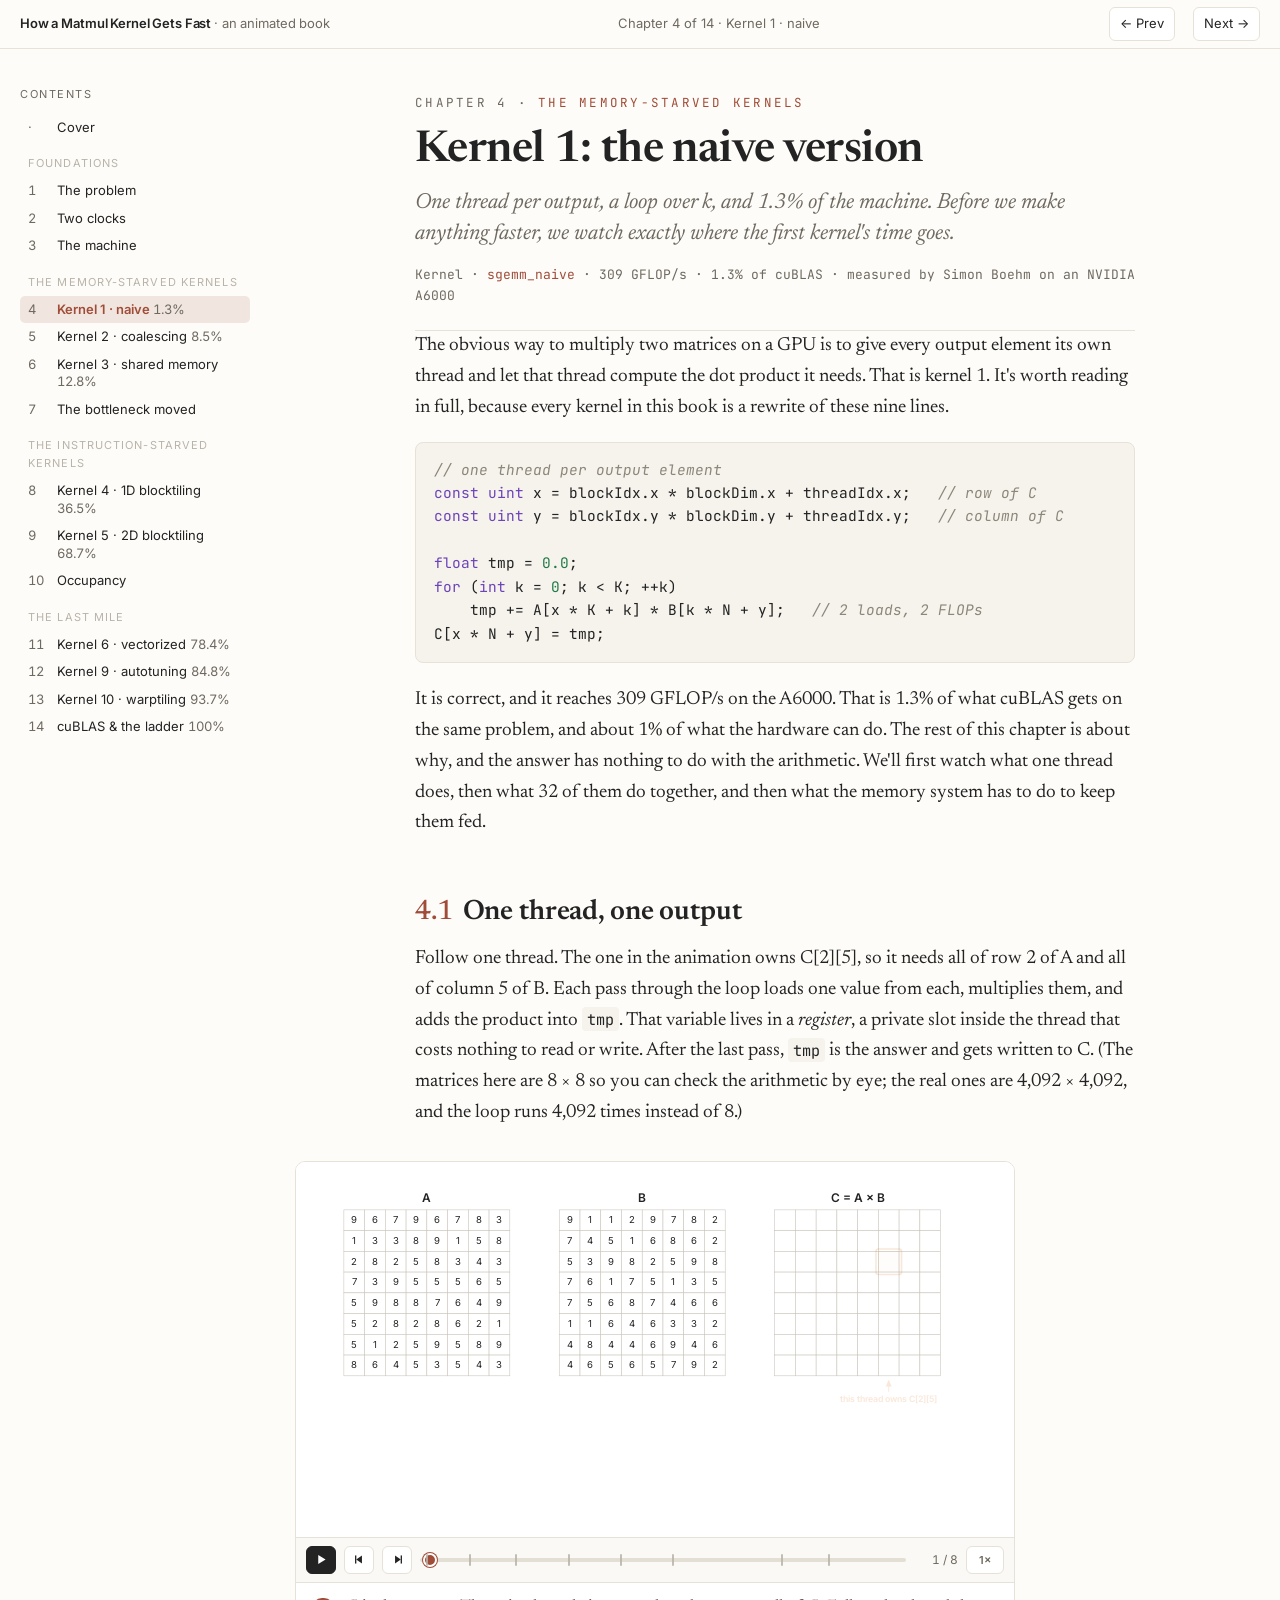
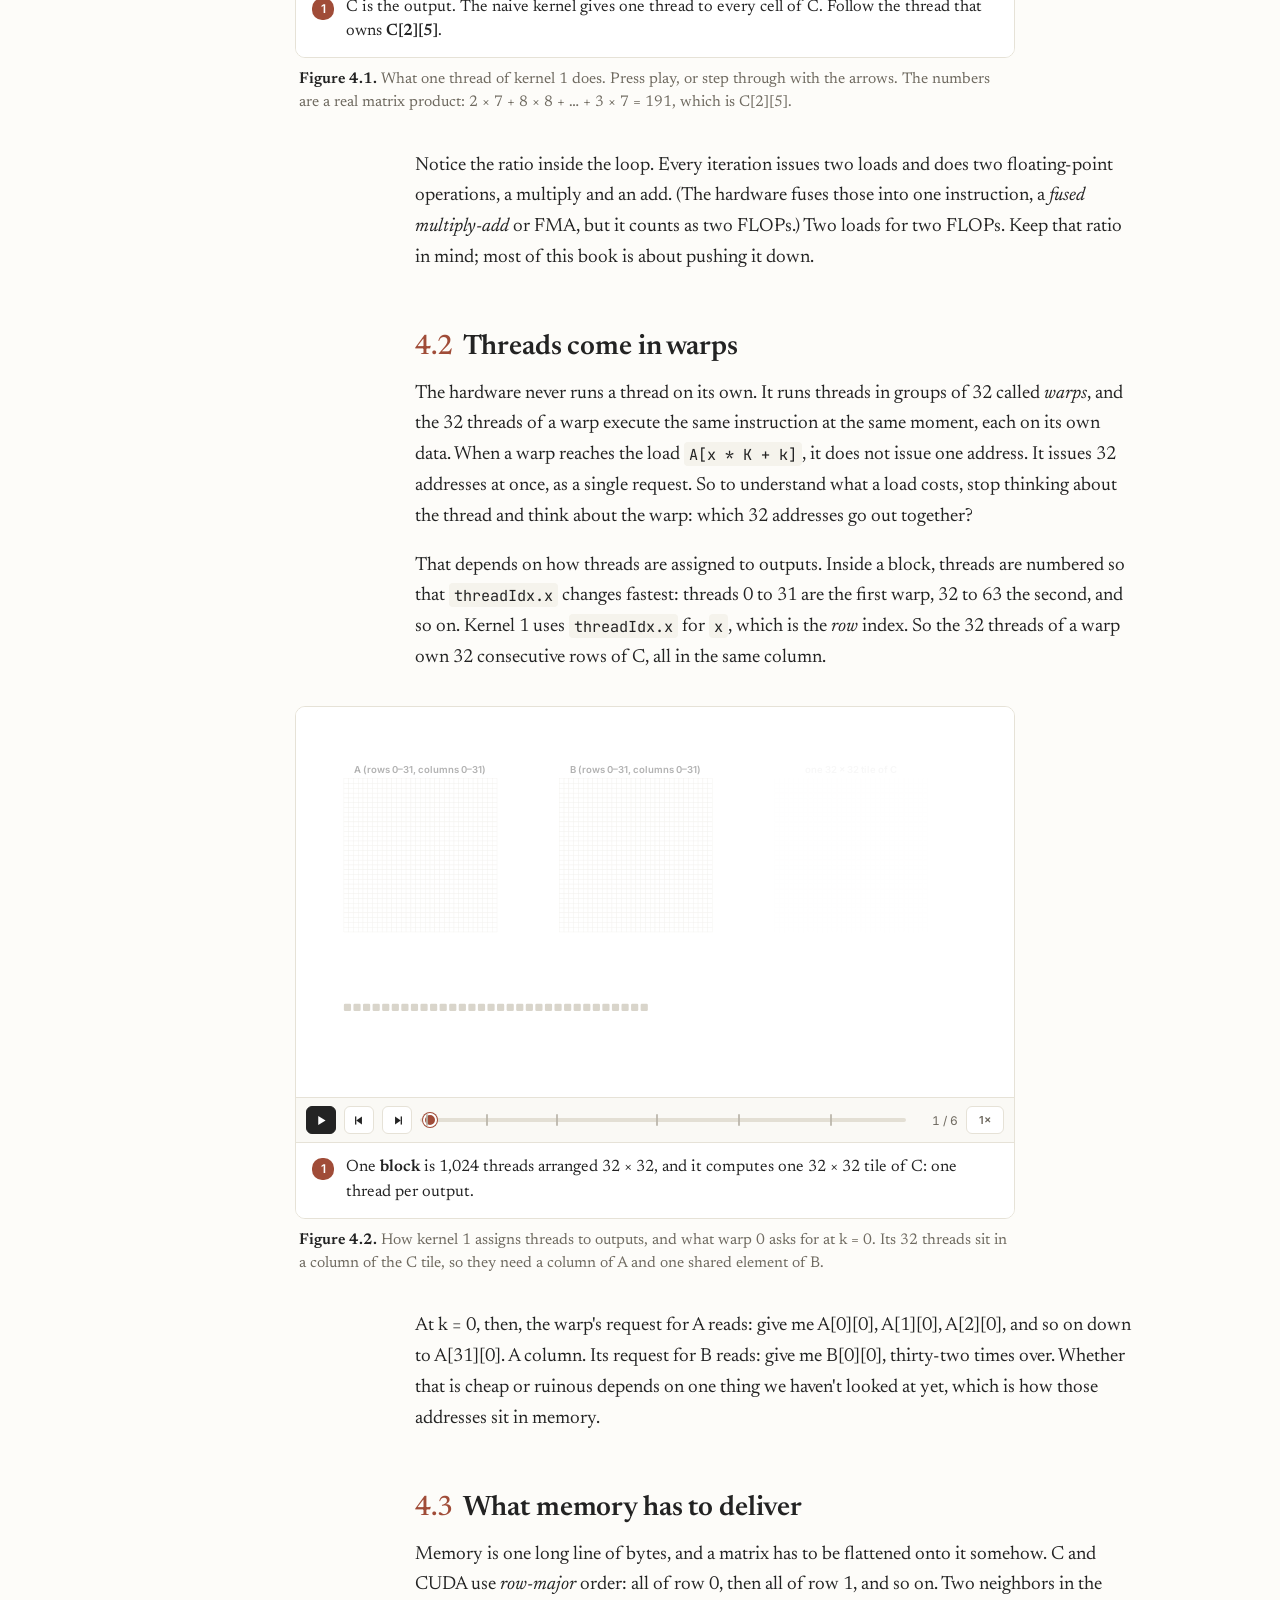
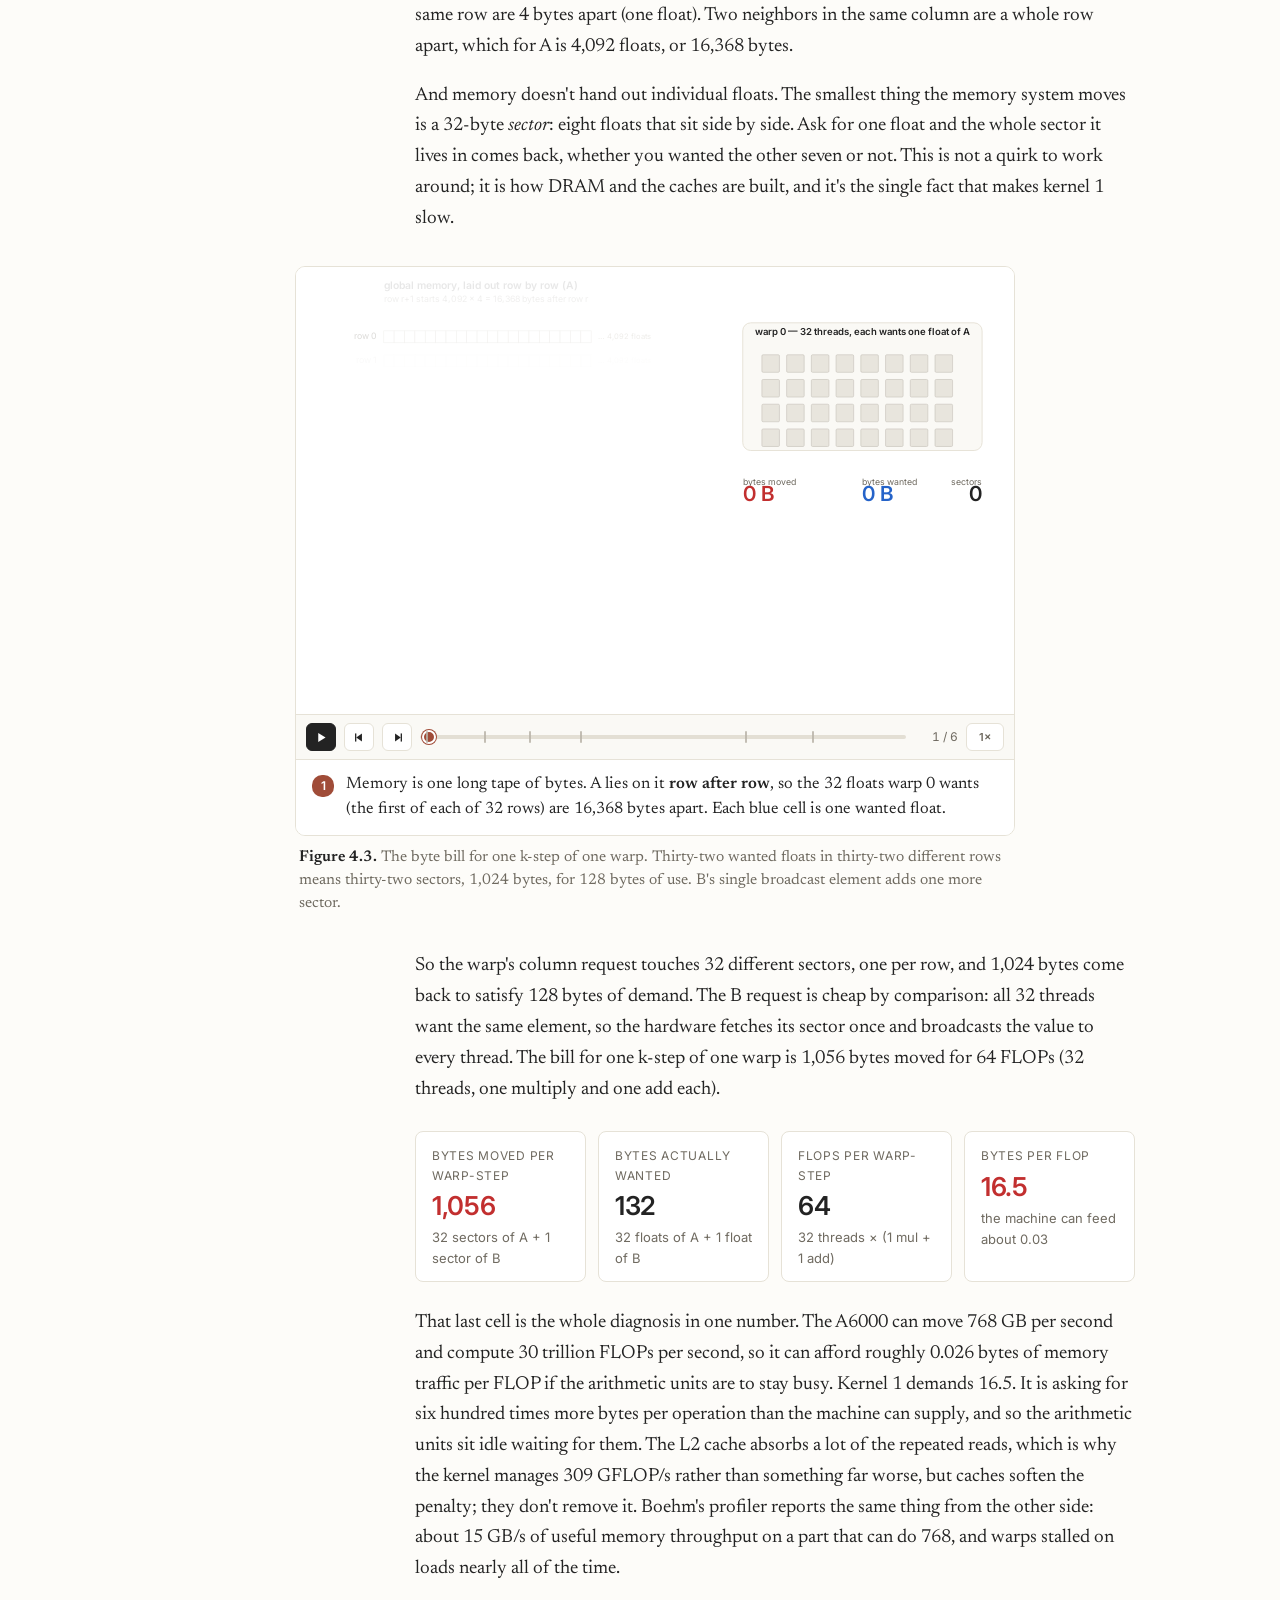
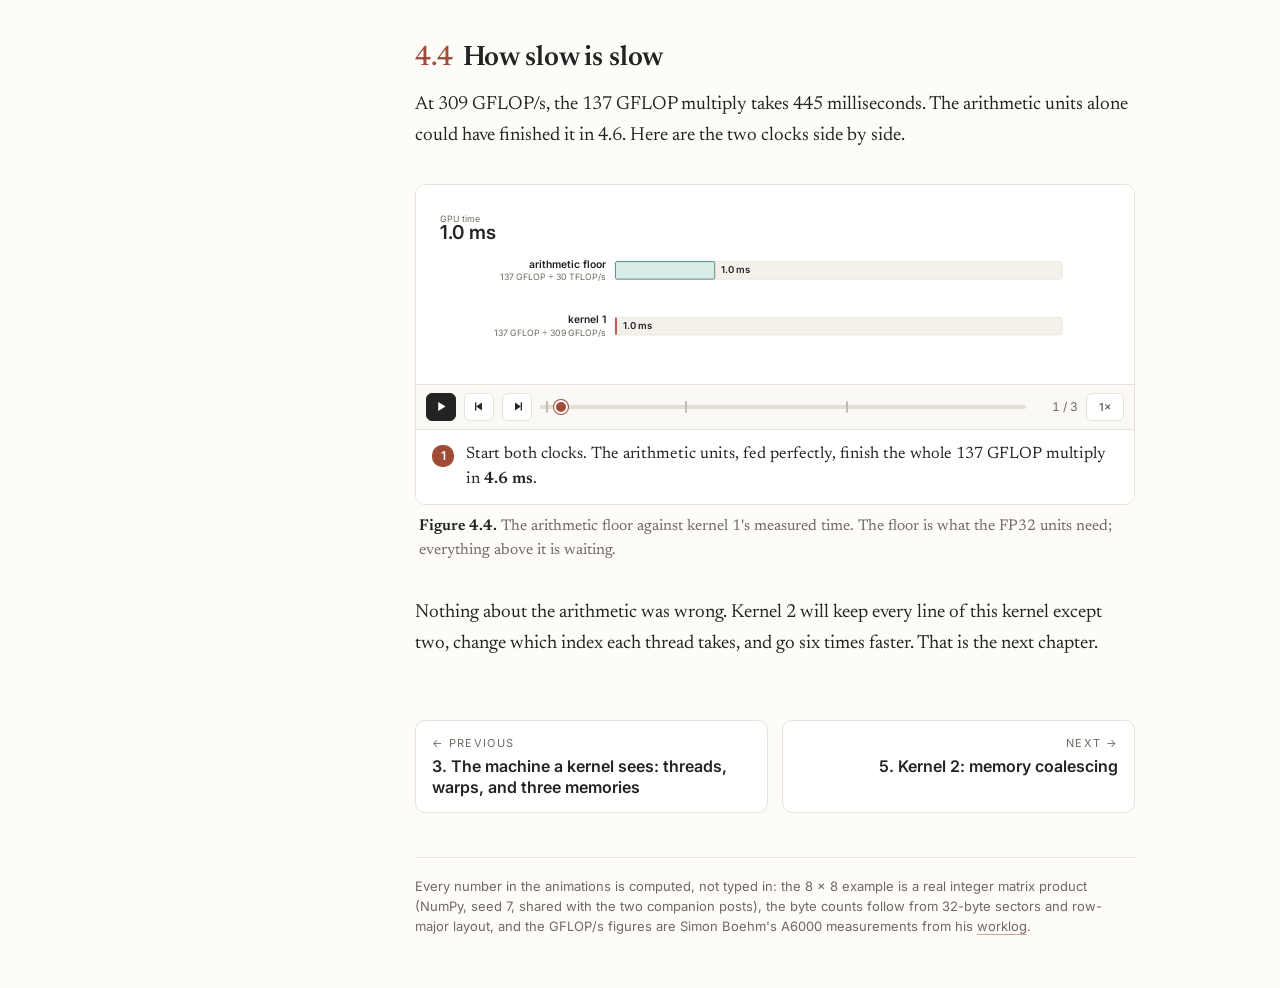
<file: ch04-kernel-1-naive.html>
<!doctype html>
<html lang="en">
<head>
<meta charset="utf-8">
<meta name="viewport" content="width=device-width, initial-scale=1">
<title>Kernel 1: the naive version · How a Matmul Kernel Gets Fast</title>
<link rel="preconnect" href="https://fonts.googleapis.com">
<link rel="stylesheet" href="https://fonts.googleapis.com/css2?family=Newsreader:ital,opsz,wght@0,6..72,400;0,6..72,500;0,6..72,600;1,6..72,400;1,6..72,500&family=Inter:wght@400;500;600&family=JetBrains+Mono:wght@400;500&display=swap">
<link rel="stylesheet" href="assets/book.css?v=6">
</head>
<body>
<div class="frame">
<nav class="side"></nav>
<main>
<article>

<div class="kicker">Chapter 4 · <em>The memory-starved kernels</em></div>
<h1>Kernel 1: the naive version</h1>
<p class="lede">One thread per output, a loop over k, and 1.3% of the machine. Before we make anything faster, we watch exactly where the first kernel's time goes.</p>
<div class="byline">Kernel · <em>sgemm_naive</em> · 309 GFLOP/s · 1.3% of cuBLAS · measured by Simon Boehm on an NVIDIA A6000</div>

<p>The obvious way to multiply two matrices on a GPU is to give every output element its own thread and let that thread compute the dot product it needs. That is kernel 1. It's worth reading in full, because every kernel in this book is a rewrite of these nine lines.</p>

<pre><code><span class="c">// one thread per output element</span>
<span class="k">const uint</span> x = blockIdx.x * blockDim.x + threadIdx.x;   <span class="c">// row of C</span>
<span class="k">const uint</span> y = blockIdx.y * blockDim.y + threadIdx.y;   <span class="c">// column of C</span>

<span class="k">float</span> tmp = <span class="n">0.0</span>;
<span class="k">for</span> (<span class="k">int</span> k = <span class="n">0</span>; k &lt; K; ++k)
    tmp += A[x * K + k] * B[k * N + y];   <span class="c">// 2 loads, 2 FLOPs</span>
C[x * N + y] = tmp;</code></pre>

<p>It is correct, and it reaches 309 GFLOP/s on the A6000. That is 1.3% of what cuBLAS gets on the same problem, and about 1% of what the hardware can do. The rest of this chapter is about why, and the answer has nothing to do with the arithmetic. We'll first watch what one thread does, then what 32 of them do together, and then what the memory system has to do to keep them fed.</p>

<h2><span class="no">4.1</span>One thread, one output</h2>

<p>Follow one thread. The one in the animation owns C[2][5], so it needs all of row 2 of A and all of column 5 of B. Each pass through the loop loads one value from each, multiplies them, and adds the product into <code>tmp</code>. That variable lives in a <em>register</em>, a private slot inside the thread that costs nothing to read or write. After the last pass, <code>tmp</code> is the answer and gets written to C. (The matrices here are 8 × 8 so you can check the arithmetic by eye; the real ones are 4,092 × 4,092, and the loop runs 4,092 times instead of 8.)</p>

<figure class="wide">
  <div id="a-thread"></div>
  <figcaption><b>Figure 4.1.</b> What one thread of kernel 1 does. Press play, or step through with the arrows. The numbers are a real matrix product: 2 × 7 + 8 × 8 + … + 3 × 7 = 191, which is C[2][5].</figcaption>
</figure>

<p>Notice the ratio inside the loop. Every iteration issues two loads and does two floating-point operations, a multiply and an add. (The hardware fuses those into one instruction, a <em>fused multiply-add</em> or FMA, but it counts as two FLOPs.) Two loads for two FLOPs. Keep that ratio in mind; most of this book is about pushing it down.</p>

<h2><span class="no">4.2</span>Threads come in warps</h2>

<p>The hardware never runs a thread on its own. It runs threads in groups of 32 called <em>warps</em>, and the 32 threads of a warp execute the same instruction at the same moment, each on its own data. When a warp reaches the load <code>A[x * K + k]</code>, it does not issue one address. It issues 32 addresses at once, as a single request. So to understand what a load costs, stop thinking about the thread and think about the warp: which 32 addresses go out together?</p>

<p>That depends on how threads are assigned to outputs. Inside a block, threads are numbered so that <code>threadIdx.x</code> changes fastest: threads 0 to 31 are the first warp, 32 to 63 the second, and so on. Kernel 1 uses <code>threadIdx.x</code> for <code>x</code>, which is the <em>row</em> index. So the 32 threads of a warp own 32 consecutive rows of C, all in the same column.</p>

<figure class="wide">
  <div id="a-warp"></div>
  <figcaption><b>Figure 4.2.</b> How kernel 1 assigns threads to outputs, and what warp 0 asks for at k = 0. Its 32 threads sit in a column of the C tile, so they need a column of A and one shared element of B.</figcaption>
</figure>

<p>At k = 0, then, the warp's request for A reads: give me A[0][0], A[1][0], A[2][0], and so on down to A[31][0]. A column. Its request for B reads: give me B[0][0], thirty-two times over. Whether that is cheap or ruinous depends on one thing we haven't looked at yet, which is how those addresses sit in memory.</p>

<h2><span class="no">4.3</span>What memory has to deliver</h2>

<p>Memory is one long line of bytes, and a matrix has to be flattened onto it somehow. C and CUDA use <em>row-major</em> order: all of row 0, then all of row 1, and so on. Two neighbors in the same row are 4 bytes apart (one float). Two neighbors in the same column are a whole row apart, which for A is 4,092 floats, or 16,368 bytes.</p>

<p>And memory doesn't hand out individual floats. The smallest thing the memory system moves is a 32-byte <em>sector</em>: eight floats that sit side by side. Ask for one float and the whole sector it lives in comes back, whether you wanted the other seven or not. This is not a quirk to work around; it is how DRAM and the caches are built, and it's the single fact that makes kernel 1 slow.</p>

<figure class="wide">
  <div id="a-bytes"></div>
  <figcaption><b>Figure 4.3.</b> The byte bill for one k-step of one warp. Thirty-two wanted floats in thirty-two different rows means thirty-two sectors, 1,024 bytes, for 128 bytes of use. B's single broadcast element adds one more sector.</figcaption>
</figure>

<p>So the warp's column request touches 32 different sectors, one per row, and 1,024 bytes come back to satisfy 128 bytes of demand. The B request is cheap by comparison: all 32 threads want the same element, so the hardware fetches its sector once and broadcasts the value to every thread. The bill for one k-step of one warp is 1,056 bytes moved for 64 FLOPs (32 threads, one multiply and one add each).</p>

<div class="ledger">
  <div class="cell bad"><div class="l">Bytes moved per warp-step</div><div class="v">1,056</div><div class="d">32 sectors of A + 1 sector of B</div></div>
  <div class="cell"><div class="l">Bytes actually wanted</div><div class="v">132</div><div class="d">32 floats of A + 1 float of B</div></div>
  <div class="cell"><div class="l">FLOPs per warp-step</div><div class="v">64</div><div class="d">32 threads × (1 mul + 1 add)</div></div>
  <div class="cell bad"><div class="l">Bytes per FLOP</div><div class="v">16.5</div><div class="d">the machine can feed about 0.03</div></div>
</div>

<p>That last cell is the whole diagnosis in one number. The A6000 can move 768 GB per second and compute 30 trillion FLOPs per second, so it can afford roughly 0.026 bytes of memory traffic per FLOP if the arithmetic units are to stay busy. Kernel 1 demands 16.5. It is asking for six hundred times more bytes per operation than the machine can supply, and so the arithmetic units sit idle waiting for them. The L2 cache absorbs a lot of the repeated reads, which is why the kernel manages 309 GFLOP/s rather than something far worse, but caches soften the penalty; they don't remove it. Boehm's profiler reports the same thing from the other side: about 15 GB/s of useful memory throughput on a part that can do 768, and warps stalled on loads nearly all of the time.</p>

<h2><span class="no">4.4</span>How slow is slow</h2>

<p>At 309 GFLOP/s, the 137 GFLOP multiply takes 445 milliseconds. The arithmetic units alone could have finished it in 4.6. Here are the two clocks side by side.</p>

<figure>
  <div id="a-race"></div>
  <figcaption><b>Figure 4.4.</b> The arithmetic floor against kernel 1's measured time. The floor is what the FP32 units need; everything above it is waiting.</figcaption>
</figure>

<p>Nothing about the arithmetic was wrong. Kernel 2 will keep every line of this kernel except two, change which index each thread takes, and go six times faster. That is the next chapter.</p>

<div class="pager"></div>
<div class="colophon">Every number in the animations is computed, not typed in: the 8 × 8 example is a real integer matrix product (NumPy, seed 7, shared with the two companion posts), the byte counts follow from 32-byte sectors and row-major layout, and the GFLOP/s figures are Simon Boehm's A6000 measurements from his <a href="https://siboehm.com/articles/22/CUDA-MMM">worklog</a>.</div>

</article>
</main>
</div>

<script src="assets/anim.js?v=6"></script>
<script src="assets/nav.js?v=6"></script>
<script>
(function () {
  const K = MB.color;
  const A8 = MB.A8, B8 = MB.B8, C8 = MB.C8;

  // ------------------------------------------------------------ 4.1 one thread
  (function () {
    const S = MB.scene('a-thread', { w: 900, h: 470, title: 'One thread of kernel 1 computing C[2][5]' });
    const tl = S.tl, cell = 26;
    const A = S.matrix({ x: 60, y: 60, rows: 8, cols: 8, cell, values: A8, label: 'A', labelSize: 15 });
    const B = S.matrix({ x: 330, y: 60, rows: 8, cols: 8, cell, values: B8, label: 'B', labelSize: 15 });
    const C = S.matrix({ x: 600, y: 60, rows: 8, cols: 8, cell, values: C8, label: 'C = A × B', labelSize: 15 });
    C.allVals().forEach(v => v.setNow({ opacity: 0 }));
    const [tcx, tcy] = C.center(2, 5);
    const thr = S.group({ tx: tcx, ty: 0, opacity: 0 });
    thr.text({ x: 0, y: C.bottom() + 30, text: 'this thread owns C[2][5]', anchor: 'middle', size: 11, fill: K.C, weight: 600 });
    thr.path({ d: `M0,${C.bottom() + 20} L0,${C.bottom() + 6}`, stroke: K.C, arrow: true, sw: 1.2 });
    thr.rect({ x: -cell / 2 - 3, y: C.top() + 2 * cell - 3, w: cell + 6, h: cell + 6, fill: 'none', stroke: K.C, sw: 2, rx: 3 }); // frame around C[2][5]

    const eqY = 385;
    const lbl = S.text({ x: 60, y: eqY - 50, text: 'tmp += A[2][k] × B[k][5]', font: 'mono', size: 13, fill: K.muted, opacity: 0 });
    const slots = [];
    for (let k = 0; k < 8; k++) {
      const g = S.group({ tx: 60 + k * 64, ty: eqY, opacity: 0 });
      g.rect({ x: 0, y: -22, w: 56, h: 44, fill: '#fff', stroke: K.rule, rx: 5 });
      const f = g.text({ x: 28, y: -10, text: '', anchor: 'middle', size: 10, fill: K.muted });
      const p = g.text({ x: 28, y: 9, text: '', anchor: 'middle', size: 14, fill: K.ink, weight: 600 });
      g.text({ x: 28, y: 33, text: 'k = ' + k, anchor: 'middle', size: 10, fill: K.faint });
      slots.push({ g, f, p });
    }
    const reg = S.membox({ x: 620, y: eqY - 26, w: 188, h: 52, fill: K.goldfill, stroke: K.gold, rx: 8, opacity: 0 });
    const regLbl = S.text({ x: 714, y: eqY - 50, text: 'tmp — a register inside the thread', anchor: 'middle', size: 11, fill: K.muted, opacity: 0 });
    const total = S.counter({ x: 714, y: eqY + 1, value: 0, size: 22, anchor: 'middle', opacity: 0 });
    const plus = S.text({ x: 590, y: eqY, text: '= Σ', anchor: 'middle', size: 15, fill: K.muted, opacity: 0 });
    const ledger = S.text({ x: 60, y: 447, text: 'per step:  2 loads (A, B)   ·   1 multiply + 1 add = 2 FLOPs (one FMA instruction)   ·   ratio: 2 loads per 2 FLOPs', font: 'mono', size: 12, fill: K.accent, opacity: 0 });

    const fly = [];
    for (let k = 0; k < 8; k++) {
      const [ax, ay] = A.center(2, k), [bx, by] = B.center(k, 5);
      const fa = S.group({ tx: ax, ty: ay, opacity: 0 }); fa.rect({ x: -12, y: -11, w: 24, h: 22, fill: K.Afill, stroke: K.A, rx: 3 }); fa.text({ x: 0, y: 0.5, text: A8[2][k], anchor: 'middle', size: 12, weight: 600 });
      const fb = S.group({ tx: bx, ty: by, opacity: 0 }); fb.rect({ x: -12, y: -11, w: 24, h: 22, fill: K.Bfill, stroke: K.B, rx: 3 }); fb.text({ x: 0, y: 0.5, text: B8[k][5], anchor: 'middle', size: 12, weight: 600 });
      fly.push({ fa, fb });
    }
    const prods = [], cum = []; let s = 0;
    for (let k = 0; k < 8; k++) { const p = A8[2][k] * B8[k][5]; s += p; prods.push(p); cum.push(s); }

    tl.step('C is the output. The naive kernel gives one thread to every cell of C. Follow the thread that owns <b>C[2][5]</b>.');
    tl.to(C.cellAt(2, 5), { fill: K.Cfill, stroke: K.C, sw: 1.6 }, 0.5);
    tl.show(thr, 0.4, { at: '<' });
    tl.wait(1.6);

    tl.step('That thread needs the whole of <b>row 2 of A</b> and the whole of <b>column 5 of B</b>: eight pairs of numbers to multiply, and eight products to add up.');
    tl.to(A.row(2), { fill: K.Afill, stroke: K.A, sw: 1.2 }, 0.25, { stagger: 0.06 });
    tl.to(B.col(5), { fill: K.Bfill, stroke: K.B, sw: 1.2 }, 0.25, { at: '<', stagger: 0.06 });
    tl.show([lbl, reg, regLbl, total, plus], 0.4);
    tl.wait(1.2);

    const cap = [
      '<b>k = 0.</b> The thread loads A[2][0] = 2 and B[0][5] = 7 from memory, multiplies them, and adds 14 into <code>tmp</code>. Two loads, one multiply, one add.',
      '<b>k = 1.</b> The next pair: 8 × 8 = 64. <code>tmp</code> is now 78. Both loads came from memory again; the register was free.',
      '<b>k = 2.</b> 2 × 5 = 10, and <code>tmp</code> reaches 88. Every step has the same shape: two loads, then one FMA.',
      '<b>k = 3 to 7</b> go the same way, one pair per step, each product landing in the same register.',
    ];
    function doK(k, slow) {
      const { fa, fb } = fly[k];
      const dur = slow ? 0.75 : 0.4;
      tl.to(A.cellAt(2, k), { fill: '#a9c6f5', sw: 2 }, 0.2);
      tl.to(B.cellAt(k, 5), { fill: '#a7dfbb', sw: 2 }, 0.2, { at: '<' });
      tl.show([fa, fb], 0.15, { at: '<' });
      const sx = 60 + k * 64;
      tl.move(fa, sx + 16, eqY - 10, dur, { arc: -30 });
      tl.move(fb, sx + 40, eqY - 10, dur, { at: '<', arc: 30 });
      tl.show(slots[k].g, 0.25, { at: '<+' + (dur * 0.5) });
      tl.hide([fa, fb], 0.2);
      tl.set(slots[k].f, { text: A8[2][k] + ' × ' + B8[k][5] }, '<');
      tl.set(slots[k].p, { text: '' + prods[k] }, '<');
      tl.to(total.num, { value: cum[k] }, slow ? 0.5 : 0.3, { at: '<' });
      tl.to(A.cellAt(2, k), { fill: K.Afill, sw: 1.2 }, 0.3, { at: '<' });
      tl.to(B.cellAt(k, 5), { fill: K.Bfill, sw: 1.2 }, 0.3, { at: '<' });
      tl.wait(slow ? 1.1 : 0.12);
    }
    for (let k = 0; k < 8; k++) { if (k <= 3) tl.step(cap[k]); doK(k, k <= 2); }

    tl.step('After the eighth step the loop ends. <code>tmp</code> holds <b>191</b>, which is exactly C[2][5]. The thread writes it out to C and is finished.');
    tl.to(total.num, { fill: K.C }, 0.3);
    tl.show(C.valAt(2, 5), 0.5, { at: '<' });
    tl.to(C.cellAt(2, 5), { fill: '#f9c9a0' }, 0.3, { at: '<' });
    tl.wait(1.8);

    tl.step('The accounting for every step: <b>2 loads</b> (one from A, one from B) and <b>2 floating-point operations</b>, a multiply and an add, fused into one FMA instruction. Two loads per two FLOPs. All 16.7 million threads of the real problem do exactly this.');
    tl.show(ledger, 0.4);
    tl.wait(3.0);
    S.finish();
  })();

  // ------------------------------------------------------------ 4.2 the warp
  (function () {
    const S = MB.scene('a-warp', { w: 900, h: 490, title: 'Warp 0 of kernel 1: 32 threads in a column' });
    const tl = S.tl, c = 6;
    const mo = { rows: 32, cols: 32, cell: c, stroke: '#ddd9cf', sw: 0.5, labelSize: 12 };
    const A = S.matrix(Object.assign({ x: 60, y: 90, label: 'A  (rows 0–31, columns 0–31)', opacity: 0.35 }, mo));
    const B = S.matrix(Object.assign({ x: 330, y: 90, label: 'B  (rows 0–31, columns 0–31)', opacity: 0.35 }, mo));
    const C = S.matrix(Object.assign({ x: 600, y: 90, label: 'one 32 × 32 tile of C', opacity: 0 }, mo));
    const axX = S.text({ x: 600 - 6, y: 90 + 96, text: 'x = threadIdx.x (row) ↓', anchor: 'end', size: 10.5, fill: K.muted, opacity: 0 });
    const axY = S.text({ x: 600 + 96, y: 90 + 192 + 30, text: 'y = threadIdx.y (column) →', anchor: 'middle', size: 10.5, fill: K.muted, opacity: 0 });
    const blockNote = S.text({ x: 600 + 96, y: 90 + 192 + 46, text: 'one block = 1,024 threads = 32 warps', anchor: 'middle', size: 11, fill: K.muted, opacity: 0 });

    const W = S.threads({ x: 60, y: 372, n: 32, size: 9, gap: 3, fill: '#d9d5cb', label: 'warp 0 = threads 0 … 31', labelPos: 'top' });
    W.label.setNow({ opacity: 0 });
    const W1 = S.threads({ x: 60, y: 400, n: 32, size: 9, gap: 3, fill: '#efece5', label: 'warp 1 = threads 32 … 63', labelPos: 'right', opacity: 0 });
    const W2 = S.text({ x: 60, y: 426, text: '⋮  30 more warps', size: 11, fill: K.faint, opacity: 0 });
    const idx0 = S.text({ x: 60, y: 388 + 0, text: '', size: 9, fill: K.muted });
    const numL = S.text({ x: 60 + 4.5, y: 391, text: '0', anchor: 'middle', size: 8.5, fill: K.muted, opacity: 0 });
    const numR = S.text({ x: 60 + 31 * 12 + 4.5, y: 391, text: '31', anchor: 'middle', size: 8.5, fill: K.muted, opacity: 0 });

    // 32 flyers from thread squares to the C column
    const dots = [];
    for (let i = 0; i < 32; i++) {
      const [x, y] = W.center(i);
      dots.push(S.circle({ cx: 0, cy: 0, r: 2.6, fill: K.C, opacity: 0, tx: x, ty: y }));
    }
    const warpLbl = S.text({ x: 600 + c / 2, y: 90 + 192 + 12, text: 'warp 0', anchor: 'middle', size: 11, fill: K.C, weight: 600, opacity: 0 });
    const aNote = S.text({ x: 60 + 96, y: 90 + 192 + 14, text: '32 addresses, one per row: 16,368 bytes apart', anchor: 'middle', size: 10.5, fill: K.A, opacity: 0 });
    const bNote = S.text({ x: 330 + 96, y: 90 + 192 + 14, text: '1 address, wanted by all 32 threads', anchor: 'middle', size: 10.5, fill: K.B, opacity: 0 });
    const kNote = S.text({ x: 450, y: 40, text: 'k = 0', anchor: 'middle', size: 14, fill: K.ink, weight: 600, font: 'mono', opacity: 0 });
    const bRing = S.rect({ x: 330 - 4, y: 90 - 4, w: c + 8, h: c + 8, fill: 'none', stroke: K.B, sw: 1.6, rx: 2, opacity: 0 }).pivot(330 + c / 2, 90 + c / 2);

    tl.step('One <b>block</b> is 1,024 threads arranged 32 × 32, and it computes one 32 × 32 tile of C: one thread per output.');
    tl.show(C, 0.6); tl.show([axX, axY, blockNote], 0.4, { at: '<+0.3' });
    tl.wait(1.6);

    tl.step('Threads are numbered with <code>threadIdx.x</code> running fastest. Threads 0 to 31 are <b>warp 0</b>, 32 to 63 are warp 1, and so on. The 32 threads of a warp execute every instruction together.');
    tl.show([W.label, numL, numR], 0.3);
    tl.to(W.items, { fill: '#5b5750' }, 0.15, { at: '<', stagger: 0.02 });
    tl.show([W1, W2], 0.4);
    tl.wait(1.5);

    tl.step('Kernel 1 uses <code>threadIdx.x</code> as <b>x, the row</b>. So warp 0’s 32 threads own 32 consecutive <b>rows</b> of the C tile, all in column 0.');
    tl.show(dots, 0.1, { stagger: 0.02 });
    dots.forEach((d, i) => { const [x, y] = C.center(i, 0); tl.move(d, x, y, 0.7, { at: i === 0 ? '<' : '<+0.02', arc: 20 }); });
    tl.to(C.col(0), { fill: K.Cfill, stroke: K.C, sw: 1 }, 0.2, { at: '<+0.55', stagger: 0.02 });
    tl.hide(dots, 0.2);
    tl.show(warpLbl, 0.3, { at: '<' });
    tl.wait(1.5);

    tl.step('At <b>k = 0</b> the warp issues its load for A as one request. Thread i needs A[i][0]: thirty-two different rows of A, one per thread. A <b>column</b>.');
    tl.show(kNote, 0.3);
    tl.to(A, { opacity: 1 }, 0.3, { at: '<' });
    tl.to(A.col(0), { fill: K.Afill, stroke: K.A, sw: 1 }, 0.2, { stagger: 0.02 });
    tl.show(aNote, 0.4);
    tl.wait(1.6);

    tl.step('Its load for B: every thread needs <b>B[0][0]</b>. Thirty-two requests for the same single element.');
    tl.to(B, { opacity: 1 }, 0.3);
    tl.to(B.cellAt(0, 0), { fill: K.Bfill, stroke: K.B, sw: 1 }, 0.2, { at: '<' });
    tl.show(bRing, 0.2); tl.pulse(bRing, 1.8, 0.8); tl.pulse(bRing, 1.8, 0.8);
    tl.show(bNote, 0.4, { at: '<' });
    tl.wait(1.4);

    tl.step('So warp 0 asks for <b>32 scattered floats of A</b> and <b>1 float of B</b>. What that costs depends on how memory serves requests, which is the next animation.');
    tl.wait(2.6);
    S.finish();
  })();

  // ------------------------------------------------------------ 4.3 the byte bill
  (function () {
    const S = MB.scene('a-bytes', { w: 900, h: 560, title: 'The byte bill for one warp-step of kernel 1' });
    const tl = S.tl;
    const ROWS = 8, cw = 13, ch = 15, x0 = 110, y0 = 80, dy = 30;
    const tapes = [], wanted = [], sectors = [], rowLbls = [];
    for (let r = 0; r < ROWS; r++) {
      const T = S.tape({ x: x0, y: y0 + r * dy, n: 20, cell: cw, h: ch, label: 'row ' + r, opacity: 0 });
      tapes.push(T);
      wanted.push(T.cells[0]);
      sectors.push(S.rect({ x: x0 - 2, y: y0 + r * dy - 2, w: 8 * cw + 4, h: ch + 4, fill: 'none', stroke: K.grey, sw: 1.2, rx: 2, opacity: 0 }));
      // sector boundary ticks every 8 floats
      [8, 16].forEach(i => S.line({ x1: x0 + i * cw, y1: y0 + r * dy - 3, x2: x0 + i * cw, y2: y0 + r * dy + ch + 3, stroke: K.grey, sw: 1, opacity: 0 }));
    }
    const tapeTicks = S.prims.filter(p => p.node.tagName === 'line');
    const more = S.text({ x: x0, y: y0 + ROWS * dy + 2, text: '⋮   rows 8 … 31 continue the same way', size: 11, fill: K.faint, opacity: 0 });
    const ell = tapes.map((T, r) => S.text({ x: x0 + 20 * cw + 8, y: y0 + r * dy + ch / 2, text: '… 4,092 floats', size: 9.5, fill: K.faint, opacity: 0 }));
    const memLbl = S.text({ x: x0, y: 24, text: 'global memory, laid out row by row (A)', size: 13, fill: K.ink, weight: 600, opacity: 0 });
    const gapNote = S.text({ x: x0, y: 41, text: 'row r+1 starts 4,092 × 4 = 16,368 bytes after row r', size: 11, fill: K.muted, opacity: 0 });
    const secLbl = S.text({ x: x0 + 4 * cw, y: y0 - 15, text: 'one 32-byte sector = 8 floats', anchor: 'middle', size: 11, fill: K.grey, weight: 600, opacity: 0 });

    // the warp on the right
    const wx = 560, wy = 70;
    const WB = S.membox({ x: wx, y: wy, w: 300, h: 160, label: 'warp 0 — 32 threads, each wants one float of A', labelPos: 'top', labelSize: 12, fill: '#faf9f5', stroke: K.rule, rx: 10 });
    const TH = S.threads({ x: wx + 24, y: wy + 40, n: 32, size: 22, gap: 9, perRow: 8, fill: '#e8e5dd', stroke: '#c9c4bb' });
    // counters
    const cFetched = S.counter({ x: wx, y: 270, label: 'bytes moved', value: 0, size: 26, fill: K.red, format: v => MB.fmt(v) + ' B' });
    const cUsed = S.counter({ x: wx + 150, y: 270, label: 'bytes wanted', value: 0, size: 26, fill: K.A, format: v => MB.fmt(v) + ' B' });
    const cSec = S.counter({ x: wx + 300, y: 270, label: 'sectors', value: 0, size: 26, fill: K.ink, anchor: 'end' });

    // B tape
    const by0 = 372;
    const BT = S.tape({ x: x0, y: by0, n: 20, cell: cw, h: ch, label: 'B, row 0', opacity: 0 });
    const bSec = S.rect({ x: x0 - 2, y: by0 - 2, w: 8 * cw + 4, h: ch + 4, fill: 'none', stroke: K.grey, sw: 1.2, rx: 2, opacity: 0 });
    const bLbl = S.text({ x: x0, y: by0 - 18, text: 'B[0][0] — the same address for all 32 threads', size: 11.5, fill: K.B, weight: 600, opacity: 0 });
    const bEll = S.text({ x: x0 + 20 * cw + 8, y: by0 + ch / 2, text: '… 4,092 floats', size: 9.5, fill: K.faint, opacity: 0 });

    // flying sectors (one per A row + one for B)
    const flyers = tapes.map((T, r) => {
      const g = S.tile({ x: x0, y: y0 + r * dy, rows: 1, cols: 8, cell: cw - 1, gap: 1, fill: K.dead, stroke: K.faint, on: (rr, cc) => cc === 0, offFill: K.dead, offStroke: K.faint, frameStroke: K.grey, frameFill: '#fff', opacity: 0 });
      g.cells[0].setNow({ fill: K.Afill, stroke: K.A });
      return g;
    });
    const bFly = S.tile({ x: x0, y: by0, rows: 1, cols: 8, cell: cw - 1, gap: 1, on: (rr, cc) => cc === 0, offFill: K.dead, offStroke: K.faint, frameStroke: K.grey, frameFill: '#fff', opacity: 0 });
    bFly.cells[0].setNow({ fill: K.Bfill, stroke: K.B });

    // bill bars at the bottom
    const barY = 440;
    const bMoved = S.bar({ x: 300, y: barY, w: 0, h: 18, fill: K.redfill, stroke: K.red, label: 'bytes moved', value: 0, format: v => MB.fmt(v) + ' B', opacity: 0 });
    const bUsed = S.bar({ x: 300, y: barY + 30, w: 0, h: 18, fill: K.Afill, stroke: K.A, label: 'bytes wanted', value: 0, format: v => MB.fmt(v) + ' B', opacity: 0 });
    const eff = S.text({ x: 300, y: barY + 72, text: 'useful fraction: 132 / 1,056 = 12.5%          bytes per FLOP: 1,056 / 64 = 16.5', size: 13, fill: K.ink, weight: 600, opacity: 0 });
    const flops = S.text({ x: 300, y: barY + 92, text: 'the whole warp did 64 FLOPs for this: 32 threads × (1 multiply + 1 add)', size: 11.5, fill: K.muted, opacity: 0 });

    tl.step('Memory is one long tape of bytes. A lies on it <b>row after row</b>, so the 32 floats warp 0 wants (the first of each of 32 rows) are 16,368 bytes apart. Each blue cell is one wanted float.');
    tl.show([memLbl, gapNote], 0.4);
    tl.show(tapes, 0.3, { at: '<', stagger: 0.06 });
    tl.show(ell, 0.3, { at: '<', stagger: 0.06 });
    tl.to(wanted, { fill: K.Afill, stroke: K.A, sw: 1.2 }, 0.25, { at: '<+0.3', stagger: 0.06 });
    tl.show(more, 0.4);
    tl.wait(1.8);

    tl.step('The memory system never moves a single float. Its unit is the <b>32-byte sector</b>: eight consecutive floats. Whatever you ask for, the whole sector it sits in comes back.');
    tl.show(tapeTicks, 0.3);
    tl.show(sectors, 0.3, { at: '<', stagger: 0.05 });
    tl.show(secLbl, 0.3, { at: '<' });
    tl.wait(1.8);

    tl.step('Row 0’s sector arrives at thread 0: <b>32 bytes moved, 4 of them wanted</b>. The other seven floats travelled for nothing.');
    const target = i => TH.center(i);
    function flyRow(r, dur, at) {
      const [tx, ty] = target(r);
      tl.show(flyers[r], 0.1, { at });
      tl.move(flyers[r], tx - 8 * cw / 2 + 4, ty - (ch - 1) / 2, dur, { at: '<', arc: -60 });
      tl.to(flyers[r], { scale: 0.22, opacity: 0 }, 0.3);
      tl.to(TH.items[r], { fill: K.Afill, stroke: K.A }, 0.25, { at: '<' });
    }
    flyRow(0, 0.9);
    tl.to(cFetched.num, { value: 32 }, 0.4, { at: '<' });
    tl.to(cUsed.num, { value: 4 }, 0.4, { at: '<' });
    tl.to(cSec.num, { value: 1 }, 0.4, { at: '<' });
    tl.wait(1.5);

    tl.step('The same happens for every row: thirty-two separate sectors. <b>1,024 bytes</b> move to deliver the <b>128 bytes</b> the warp asked for.');
    for (let r = 1; r < ROWS; r++) flyRow(r, 0.7, r === 1 ? undefined : '<+0.12');
    tl.to(cFetched.num, { value: 256 }, 1.4, { at: '<-0.9', ease: 'linear' });
    tl.to(cUsed.num, { value: 32 }, 1.4, { at: '<', ease: 'linear' });
    tl.to(cSec.num, { value: 8 }, 1.4, { at: '<', ease: 'linear' });
    tl.wait(0.4);
    // rows 8..31: light the remaining threads quickly and count up
    tl.to(TH.items.slice(8), { fill: K.Afill, stroke: K.A }, 0.1, { stagger: 0.03 });
    tl.to(cFetched.num, { value: 1024 }, 0.9, { at: '<', ease: 'linear' });
    tl.to(cUsed.num, { value: 128 }, 0.9, { at: '<', ease: 'linear' });
    tl.to(cSec.num, { value: 32 }, 0.9, { at: '<', ease: 'linear' });
    tl.wait(1.6);

    tl.step('B is different. All 32 threads want <b>B[0][0]</b>, one address. Its sector is fetched once and the value is <b>broadcast</b> to every thread: 32 more bytes, 4 of them wanted.');
    tl.show([BT, bLbl, bEll], 0.4);
    tl.to(BT.cells[0], { fill: K.Bfill, stroke: K.B, sw: 1.2 }, 0.3, { at: '<' });
    tl.show(bSec, 0.3);
    tl.show(bFly, 0.1);
    tl.move(bFly, wx + 150 - 8 * cw / 2, wy + 150, 0.9, { at: '<', arc: -40 });
    tl.to(TH.items, { stroke: K.B, sw: 1.6 }, 0.25, { stagger: 0.008 });
    tl.to(bFly, { opacity: 0, scale: 0.3 }, 0.3, { at: '<' });
    tl.to(cFetched.num, { value: 1056 }, 0.4, { at: '<' });
    tl.to(cUsed.num, { value: 132 }, 0.4, { at: '<' });
    tl.to(cSec.num, { value: 33 }, 0.4, { at: '<' });
    tl.wait(1.6);

    tl.step('The bill for one k-step of one warp: <b>1,056 bytes moved for 64 FLOPs</b>. Only one byte in eight was wanted, and the arithmetic units wait for the other seven.');
    tl.show([bMoved, bUsed], 0.3);
    bMoved.grow(tl, 440, 1056, 1.0);
    bUsed.grow(tl, 440 * 132 / 1056, 132, 1.0, { at: '<' });
    tl.show([eff, flops], 0.4);
    tl.wait(3.0);
    S.finish();
  })();

  // ------------------------------------------------------------ 4.4 the race
  (function () {
    const S = MB.scene('a-race', { w: 900, h: 250, title: 'The arithmetic floor against kernel 1' });
    const tl = S.tl;
    const x0 = 250, W = 560;
    const clock = S.counter({ x: 30, y: 44, label: 'GPU time', value: 0, size: 24, format: v => v.toFixed(1) + ' ms' });
    const ff = S.text({ x: 30, y: 96, text: '', size: 12, fill: K.accent, weight: 600, font: 'mono' });
    S.text({ x: x0 - 12, y: 100, text: 'arithmetic floor', anchor: 'end', size: 13, fill: K.ink, weight: 600 });
    S.text({ x: x0 - 12, y: 116, text: '137 GFLOP ÷ 30 TFLOP/s', anchor: 'end', size: 11, fill: K.muted });
    S.text({ x: x0 - 12, y: 170, text: 'kernel 1', anchor: 'end', size: 13, fill: K.ink, weight: 600 });
    S.text({ x: x0 - 12, y: 186, text: '137 GFLOP ÷ 309 GFLOP/s', anchor: 'end', size: 11, fill: K.muted });
    S.rect({ x: x0, y: 96, w: W, h: 22, fill: '#f3f1ea', stroke: K.rule, rx: 4 });
    S.rect({ x: x0, y: 166, w: W, h: 22, fill: '#f3f1ea', stroke: K.rule, rx: 4 });
    const floor = S.bar({ x: x0, y: 96, w: 0, h: 22, fill: K.tealfill, stroke: K.teal, value: 0, format: v => v.toFixed(1) + ' ms' });
    const k1 = S.bar({ x: x0, y: 166, w: 0, h: 22, fill: K.redfill, stroke: K.red, value: 0, format: v => v.toFixed(1) + ' ms' });
    const done = S.text({ x: x0 + W, y: 138, text: '', anchor: 'end', size: 12, fill: K.teal, weight: 600 });
    const verdict = S.text({ x: x0, y: 222, text: '', size: 13, fill: K.ink, weight: 600 });

    tl.step('Start both clocks. The arithmetic units, fed perfectly, finish the whole 137 GFLOP multiply in <b>4.6 ms</b>.');
    floor.grow(tl, W, 4.6, 1.2, { ease: 'linear' });
    k1.grow(tl, W * 4.6 / 445, 4.6, 1.2, { at: '<', ease: 'linear' });
    tl.to(clock.num, { value: 4.6 }, 1.2, { at: '<', ease: 'linear' });
    tl.set(done, { text: 'done ✓' });
    tl.wait(1.4);

    tl.step('Kernel 1 is at 1%. At this speed we’d wait a minute and a half for it, so the clock now runs <b>40× faster</b>.');
    tl.set(ff, { text: 'fast-forward ×40' });
    k1.grow(tl, W, 445, 2.4, { ease: 'linear' });
    tl.to(clock.num, { value: 445 }, 2.4, { at: '<', ease: 'linear' });
    tl.set(ff, { text: '' });
    tl.wait(0.6);

    tl.step('<b>445 ms against 4.6 ms.</b> Kernel 1 gets about 1% of the machine’s arithmetic. Not because the arithmetic is slow, but because the bytes arrive in the wrong shape.');
    tl.set(verdict, { text: '445 ÷ 4.6 = 97× slower than the arithmetic floor   ·   309 GFLOP/s of a possible 30,000' });
    tl.wait(3.2);
    S.finish();
  })();
})();
</script>
</body>
</html>
</file>
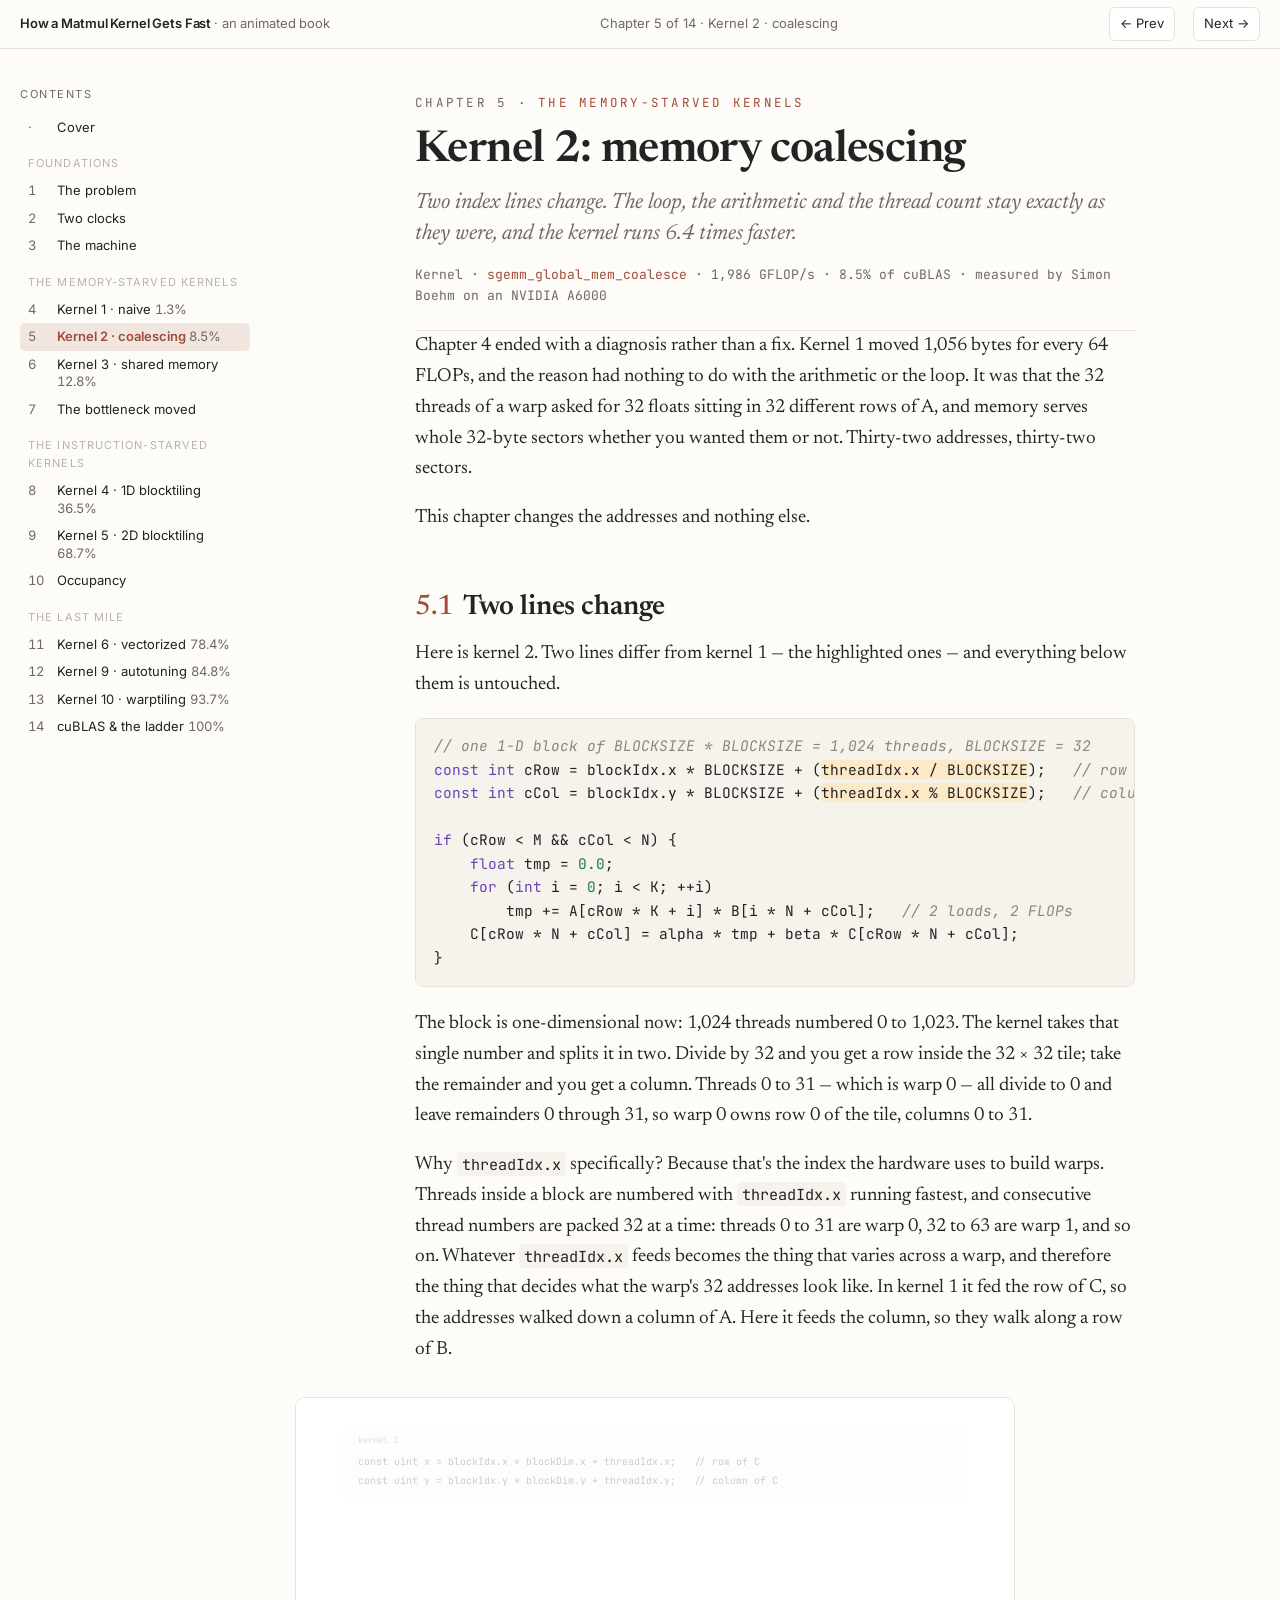
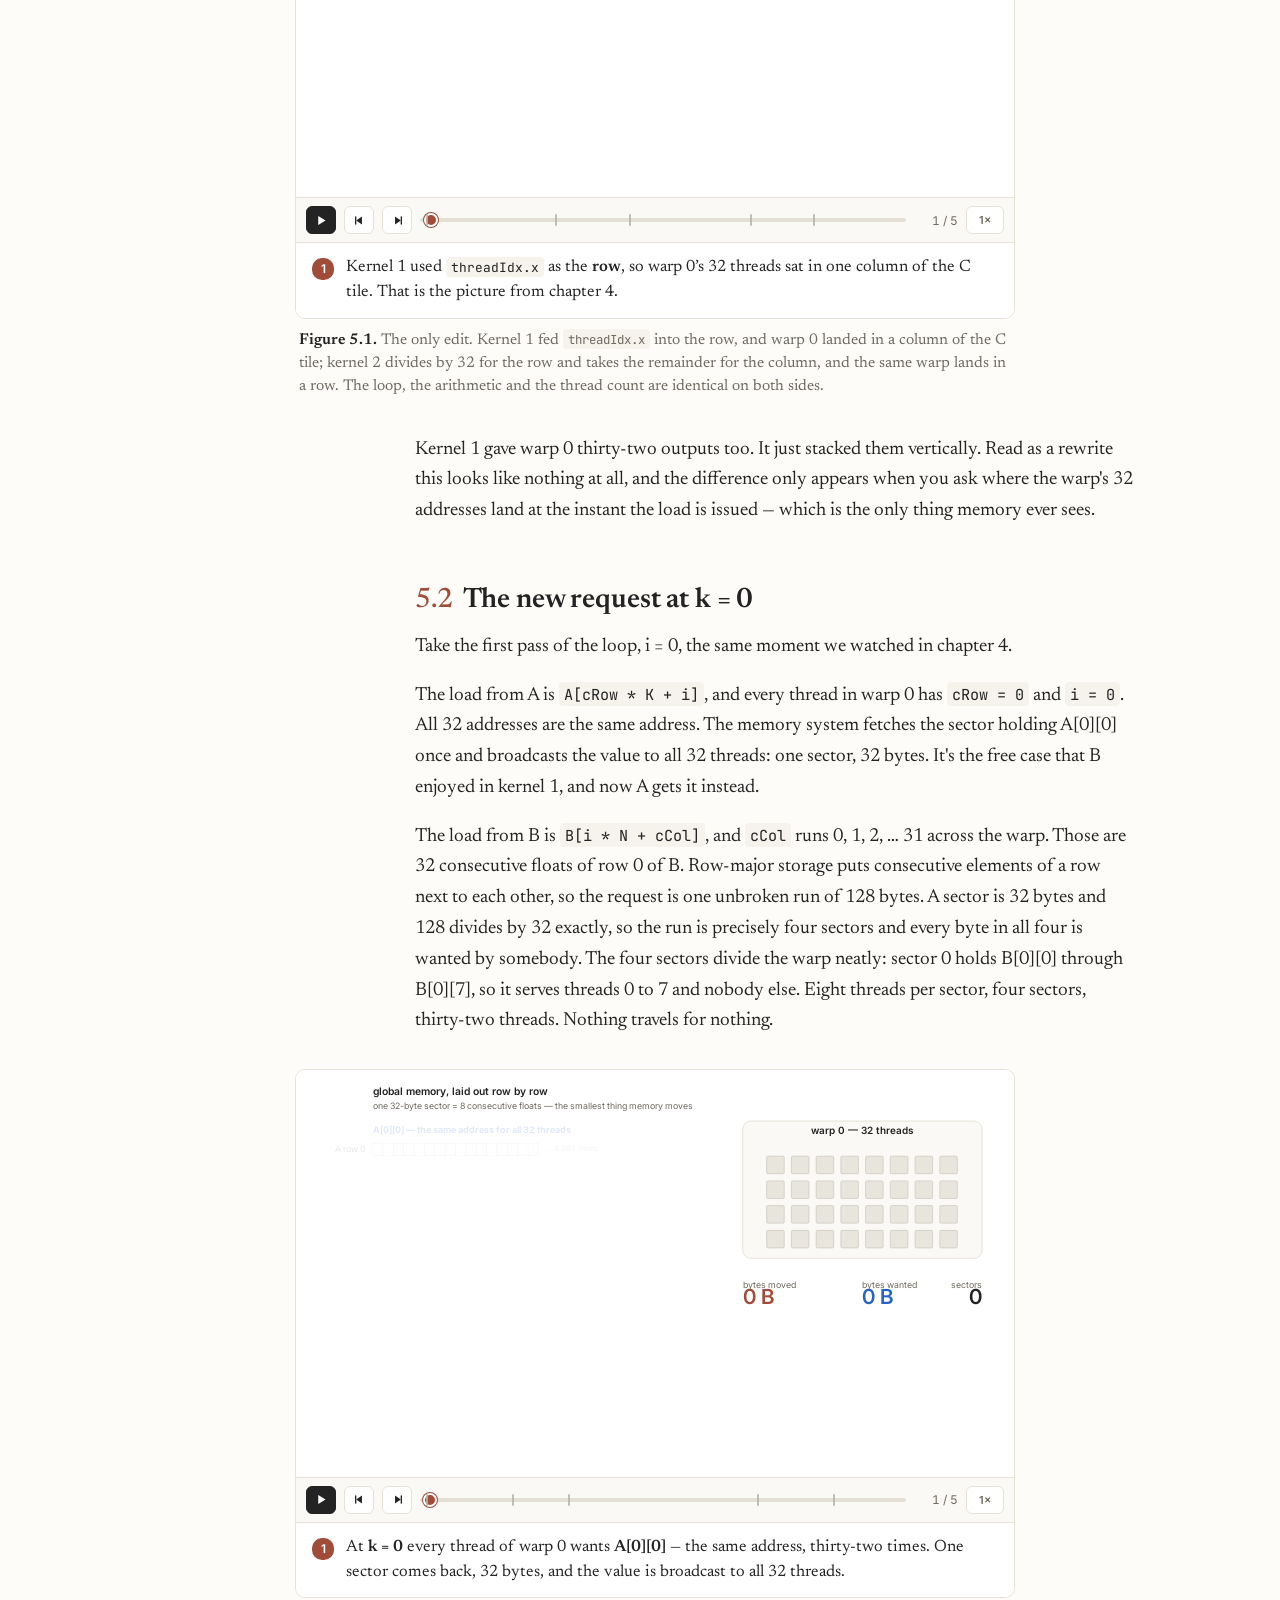
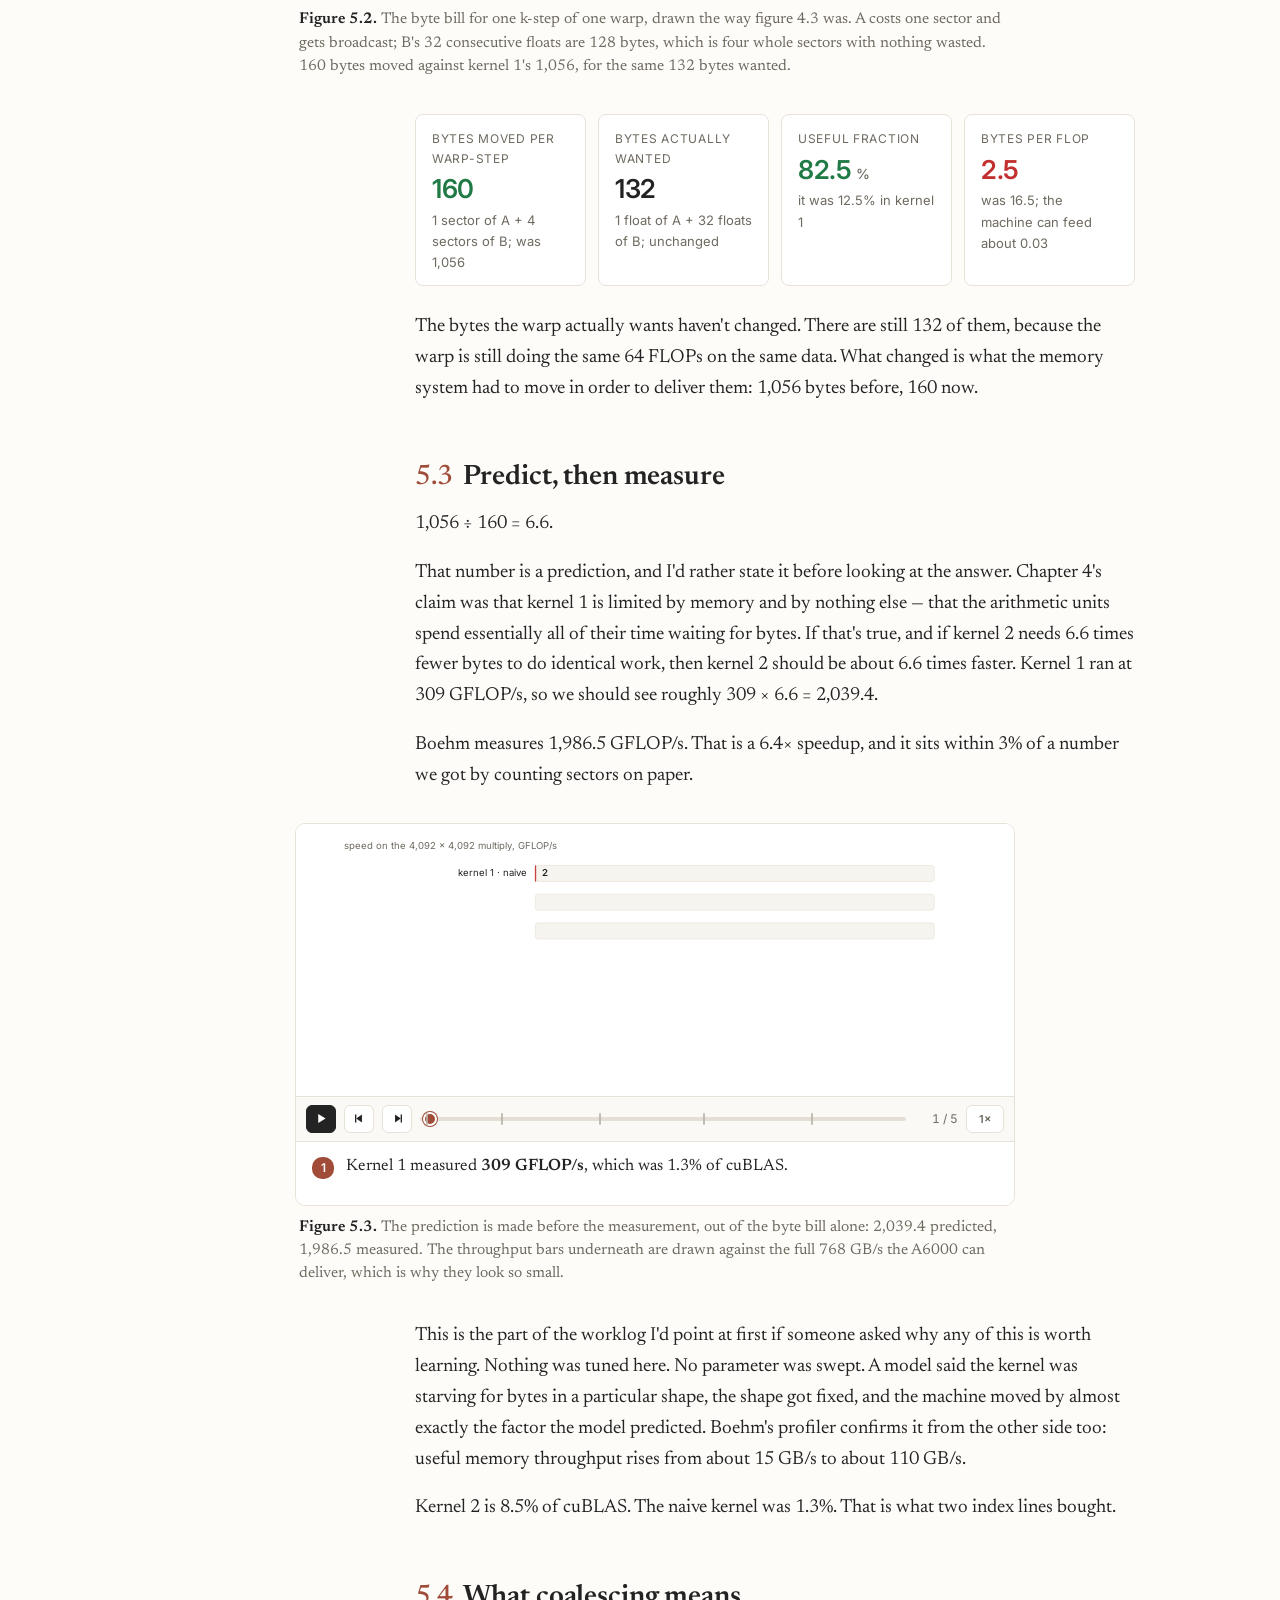
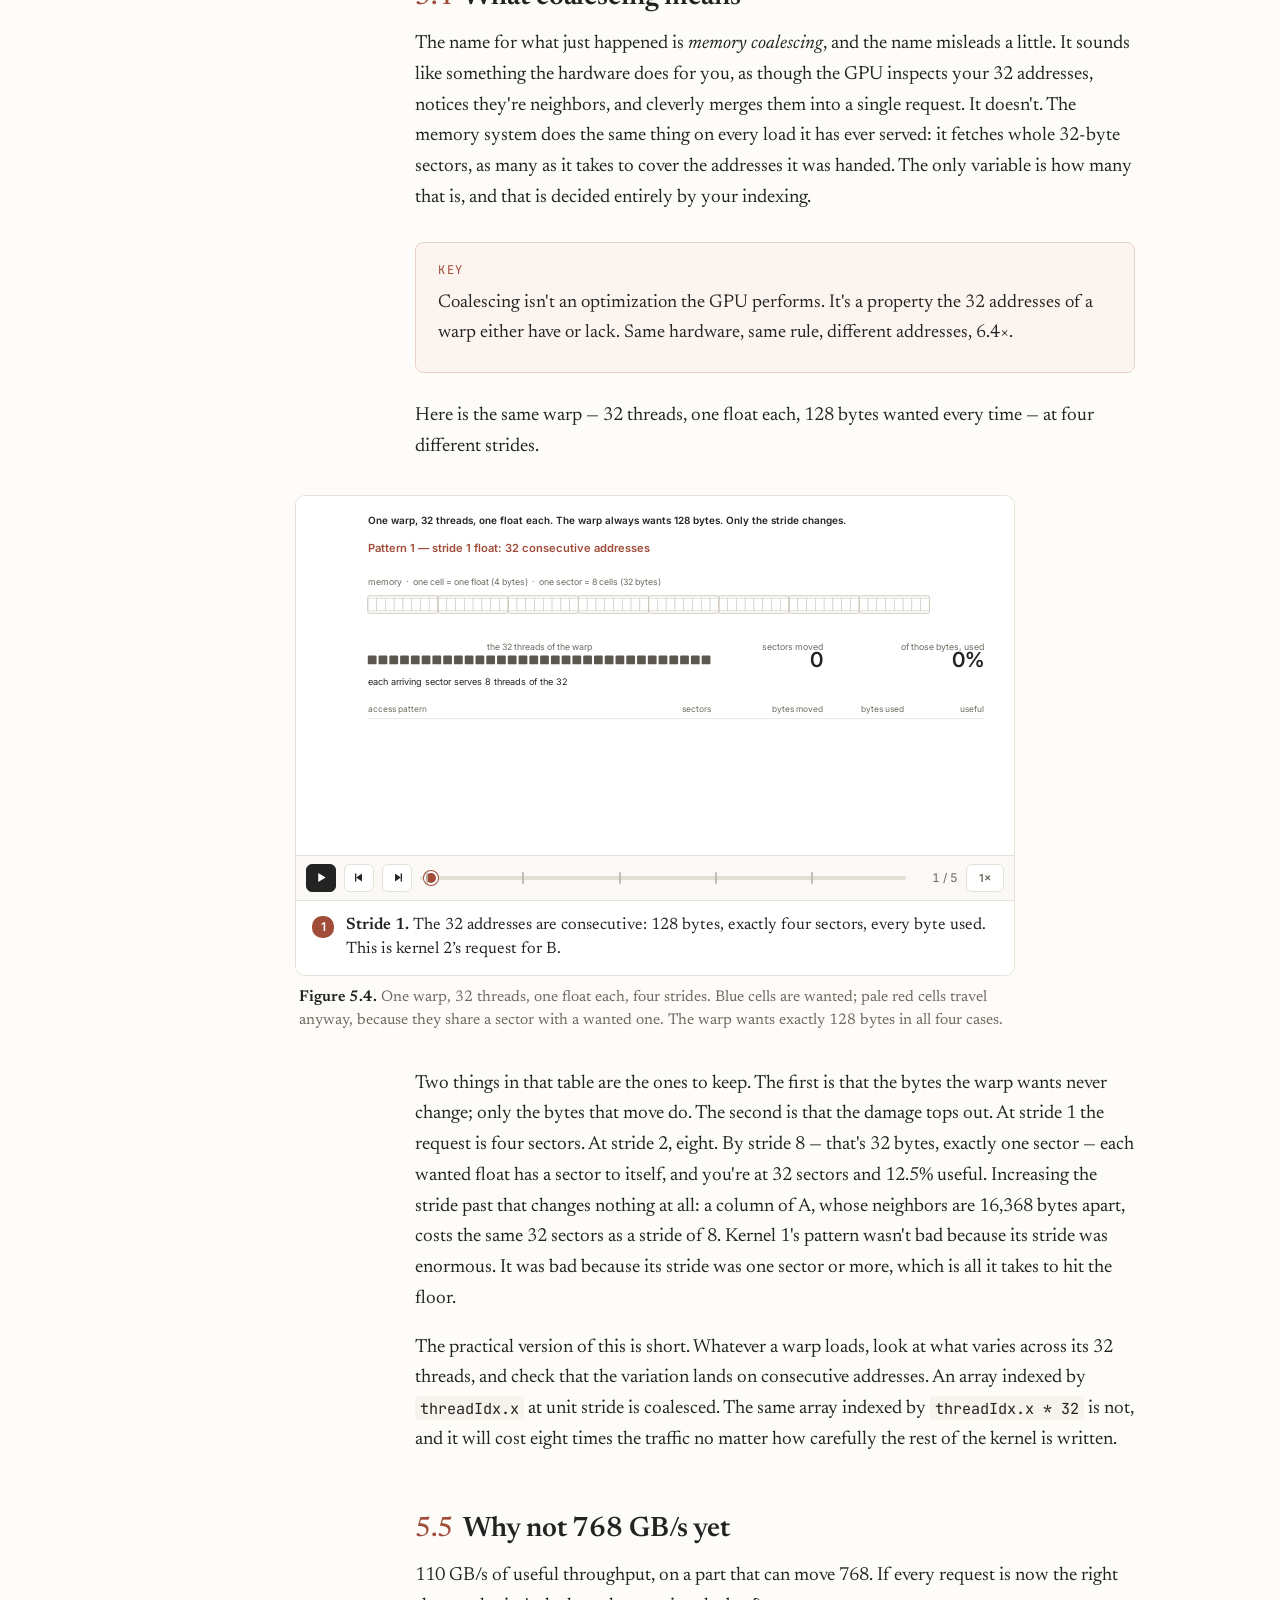
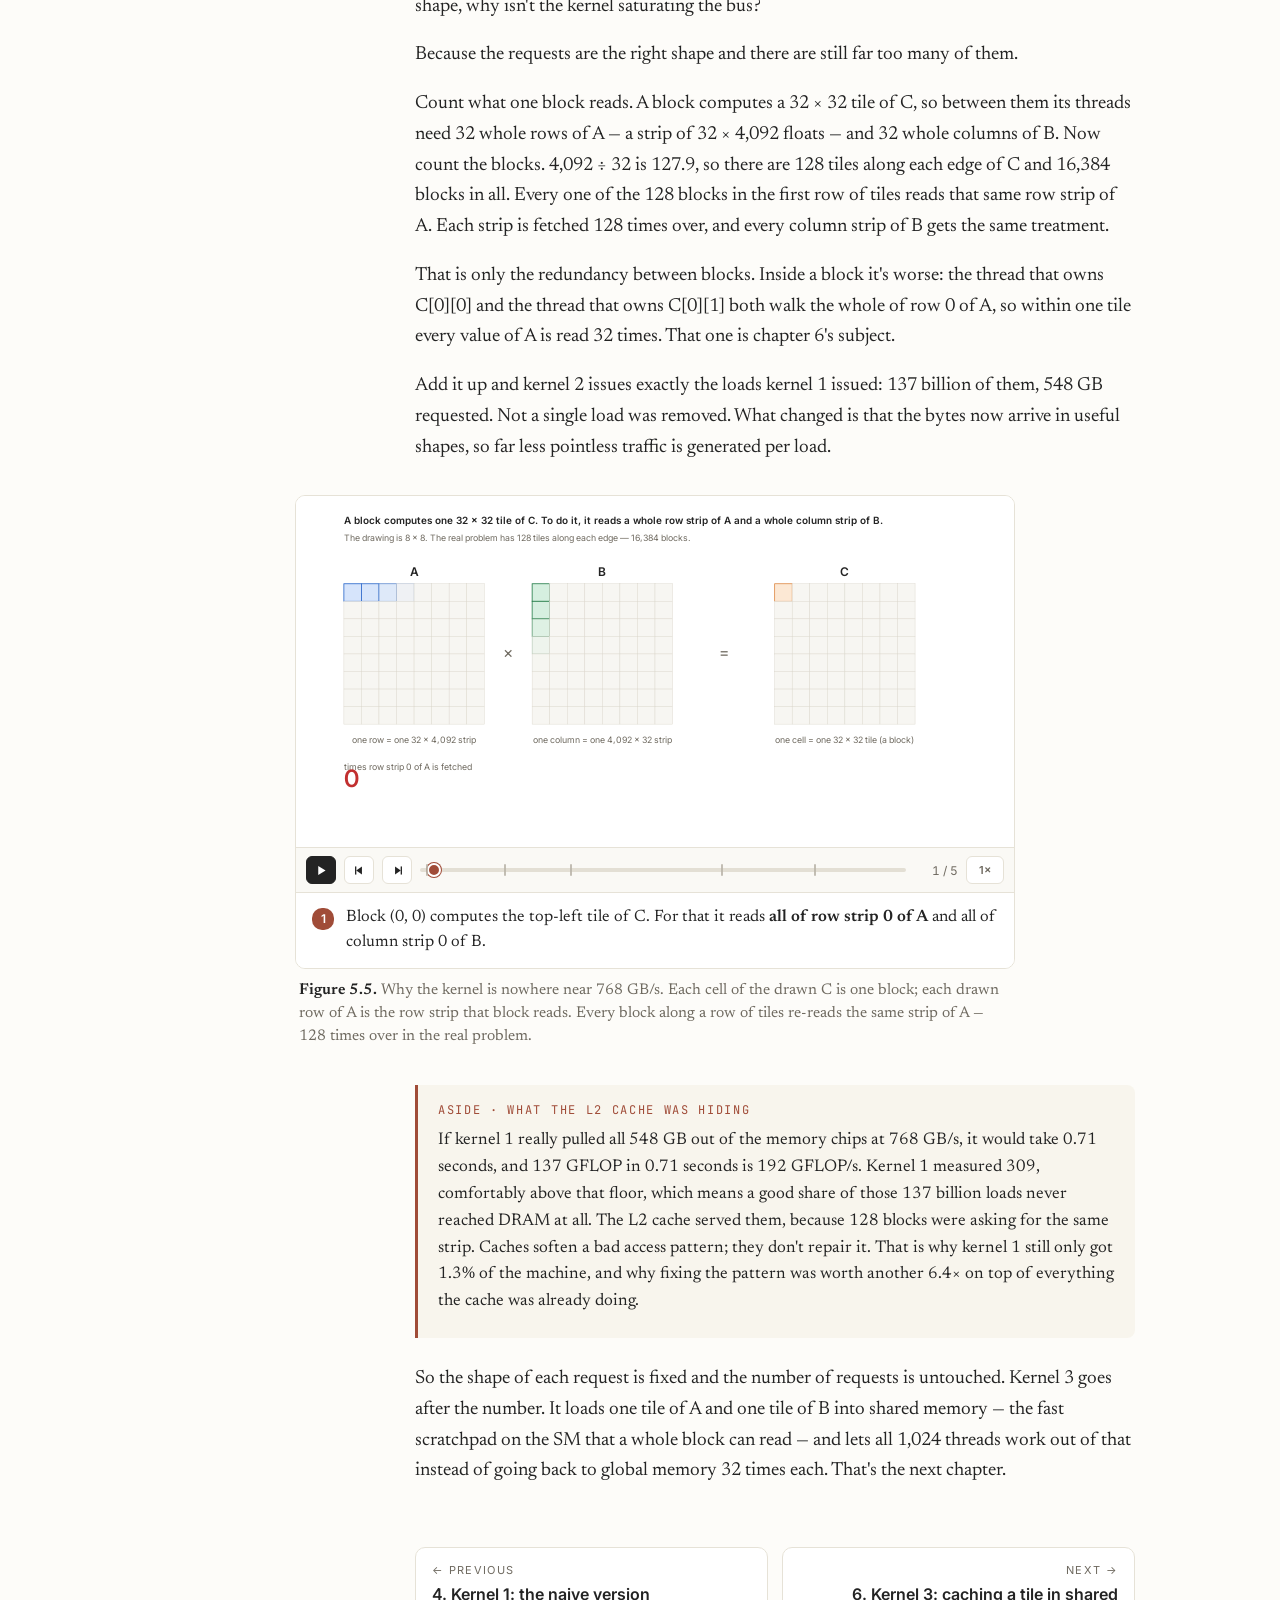
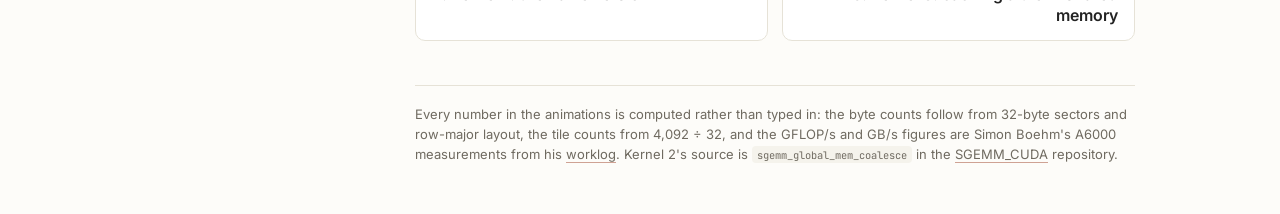
<file: ch05-kernel-2-coalescing.html>
<!doctype html>
<html lang="en">
<head>
<meta charset="utf-8">
<meta name="viewport" content="width=device-width, initial-scale=1">
<title>Kernel 2: memory coalescing · How a Matmul Kernel Gets Fast</title>
<link rel="preconnect" href="https://fonts.googleapis.com">
<link rel="stylesheet" href="https://fonts.googleapis.com/css2?family=Newsreader:ital,opsz,wght@0,6..72,400;0,6..72,500;0,6..72,600;1,6..72,400;1,6..72,500&family=Inter:wght@400;500;600&family=JetBrains+Mono:wght@400;500&display=swap">
<link rel="stylesheet" href="assets/book.css?v=6">
</head>
<body>
<div class="frame">
<nav class="side"></nav>
<main>
<article>

<div class="kicker">Chapter 5 · <em>The memory-starved kernels</em></div>
<h1>Kernel 2: memory coalescing</h1>
<p class="lede">Two index lines change. The loop, the arithmetic and the thread count stay exactly as they were, and the kernel runs 6.4 times faster.</p>
<div class="byline">Kernel · <em>sgemm_global_mem_coalesce</em> · 1,986 GFLOP/s · 8.5% of cuBLAS · measured by Simon Boehm on an NVIDIA A6000</div>

<p>Chapter 4 ended with a diagnosis rather than a fix. Kernel 1 moved 1,056 bytes for every 64 FLOPs, and the reason had nothing to do with the arithmetic or the loop. It was that the 32 threads of a warp asked for 32 floats sitting in 32 different rows of A, and memory serves whole 32-byte sectors whether you wanted them or not. Thirty-two addresses, thirty-two sectors.</p>

<p>This chapter changes the addresses and nothing else.</p>

<h2><span class="no">5.1</span>Two lines change</h2>

<p>Here is kernel 2. Two lines differ from kernel 1 — the highlighted ones — and everything below them is untouched.</p>

<pre><code><span class="c">// one 1-D block of BLOCKSIZE * BLOCKSIZE = 1,024 threads, BLOCKSIZE = 32</span>
<span class="k">const int</span> cRow = blockIdx.x * BLOCKSIZE + (<span class="hl">threadIdx.x / BLOCKSIZE</span>);   <span class="c">// row</span>
<span class="k">const int</span> cCol = blockIdx.y * BLOCKSIZE + (<span class="hl">threadIdx.x % BLOCKSIZE</span>);   <span class="c">// column</span>

<span class="k">if</span> (cRow &lt; M &amp;&amp; cCol &lt; N) {
    <span class="k">float</span> tmp = <span class="n">0.0</span>;
    <span class="k">for</span> (<span class="k">int</span> i = <span class="n">0</span>; i &lt; K; ++i)
        tmp += A[cRow * K + i] * B[i * N + cCol];   <span class="c">// 2 loads, 2 FLOPs</span>
    C[cRow * N + cCol] = alpha * tmp + beta * C[cRow * N + cCol];
}</code></pre>

<p>The block is one-dimensional now: 1,024 threads numbered 0 to 1,023. The kernel takes that single number and splits it in two. Divide by 32 and you get a row inside the 32 × 32 tile; take the remainder and you get a column. Threads 0 to 31 — which is warp 0 — all divide to 0 and leave remainders 0 through 31, so warp 0 owns row 0 of the tile, columns 0 to 31.</p>

<p>Why <code>threadIdx.x</code> specifically? Because that's the index the hardware uses to build warps. Threads inside a block are numbered with <code>threadIdx.x</code> running fastest, and consecutive thread numbers are packed 32 at a time: threads 0 to 31 are warp 0, 32 to 63 are warp 1, and so on. Whatever <code>threadIdx.x</code> feeds becomes the thing that varies across a warp, and therefore the thing that decides what the warp's 32 addresses look like. In kernel 1 it fed the row of C, so the addresses walked down a column of A. Here it feeds the column, so they walk along a row of B.</p>

<figure class="wide">
  <div id="a-swap"></div>
  <figcaption><b>Figure 5.1.</b> The only edit. Kernel 1 fed <code>threadIdx.x</code> into the row, and warp 0 landed in a column of the C tile; kernel 2 divides by 32 for the row and takes the remainder for the column, and the same warp lands in a row. The loop, the arithmetic and the thread count are identical on both sides.</figcaption>
</figure>

<p>Kernel 1 gave warp 0 thirty-two outputs too. It just stacked them vertically. Read as a rewrite this looks like nothing at all, and the difference only appears when you ask where the warp's 32 addresses land at the instant the load is issued — which is the only thing memory ever sees.</p>

<h2><span class="no">5.2</span>The new request at k = 0</h2>

<p>Take the first pass of the loop, i = 0, the same moment we watched in chapter 4.</p>

<p>The load from A is <code>A[cRow * K + i]</code>, and every thread in warp 0 has <code>cRow = 0</code> and <code>i = 0</code>. All 32 addresses are the same address. The memory system fetches the sector holding A[0][0] once and broadcasts the value to all 32 threads: one sector, 32 bytes. It's the free case that B enjoyed in kernel 1, and now A gets it instead.</p>

<p>The load from B is <code>B[i * N + cCol]</code>, and <code>cCol</code> runs 0, 1, 2, … 31 across the warp. Those are 32 consecutive floats of row 0 of B. Row-major storage puts consecutive elements of a row next to each other, so the request is one unbroken run of 128 bytes. A sector is 32 bytes and 128 divides by 32 exactly, so the run is precisely four sectors and every byte in all four is wanted by somebody. The four sectors divide the warp neatly: sector 0 holds B[0][0] through B[0][7], so it serves threads 0 to 7 and nobody else. Eight threads per sector, four sectors, thirty-two threads. Nothing travels for nothing.</p>

<figure class="wide">
  <div id="a-bytes2"></div>
  <figcaption><b>Figure 5.2.</b> The byte bill for one k-step of one warp, drawn the way figure 4.3 was. A costs one sector and gets broadcast; B's 32 consecutive floats are 128 bytes, which is four whole sectors with nothing wasted. 160 bytes moved against kernel 1's 1,056, for the same 132 bytes wanted.</figcaption>
</figure>

<div class="ledger">
  <div class="cell good"><div class="l">Bytes moved per warp-step</div><div class="v">160</div><div class="d">1 sector of A + 4 sectors of B; was 1,056</div></div>
  <div class="cell"><div class="l">Bytes actually wanted</div><div class="v">132</div><div class="d">1 float of A + 32 floats of B; unchanged</div></div>
  <div class="cell good"><div class="l">Useful fraction</div><div class="v">82.5<small>%</small></div><div class="d">it was 12.5% in kernel 1</div></div>
  <div class="cell bad"><div class="l">Bytes per FLOP</div><div class="v">2.5</div><div class="d">was 16.5; the machine can feed about 0.03</div></div>
</div>

<p>The bytes the warp actually wants haven't changed. There are still 132 of them, because the warp is still doing the same 64 FLOPs on the same data. What changed is what the memory system had to move in order to deliver them: 1,056 bytes before, 160 now.</p>

<h2><span class="no">5.3</span>Predict, then measure</h2>

<p>1,056 ÷ 160 = 6.6.</p>

<p>That number is a prediction, and I'd rather state it before looking at the answer. Chapter 4's claim was that kernel 1 is limited by memory and by nothing else — that the arithmetic units spend essentially all of their time waiting for bytes. If that's true, and if kernel 2 needs 6.6 times fewer bytes to do identical work, then kernel 2 should be about 6.6 times faster. Kernel 1 ran at 309 GFLOP/s, so we should see roughly 309 × 6.6 = 2,039.4.</p>

<p>Boehm measures 1,986.5 GFLOP/s. That is a 6.4× speedup, and it sits within 3% of a number we got by counting sectors on paper.</p>

<figure class="wide">
  <div id="a-measure"></div>
  <figcaption><b>Figure 5.3.</b> The prediction is made before the measurement, out of the byte bill alone: 2,039.4 predicted, 1,986.5 measured. The throughput bars underneath are drawn against the full 768 GB/s the A6000 can deliver, which is why they look so small.</figcaption>
</figure>

<p>This is the part of the worklog I'd point at first if someone asked why any of this is worth learning. Nothing was tuned here. No parameter was swept. A model said the kernel was starving for bytes in a particular shape, the shape got fixed, and the machine moved by almost exactly the factor the model predicted. Boehm's profiler confirms it from the other side too: useful memory throughput rises from about 15 GB/s to about 110 GB/s.</p>

<p>Kernel 2 is 8.5% of cuBLAS. The naive kernel was 1.3%. That is what two index lines bought.</p>

<h2><span class="no">5.4</span>What coalescing means</h2>

<p>The name for what just happened is <em>memory coalescing</em>, and the name misleads a little. It sounds like something the hardware does for you, as though the GPU inspects your 32 addresses, notices they're neighbors, and cleverly merges them into a single request. It doesn't. The memory system does the same thing on every load it has ever served: it fetches whole 32-byte sectors, as many as it takes to cover the addresses it was handed. The only variable is how many that is, and that is decided entirely by your indexing.</p>

<div class="key">
  <div class="t">Key</div>
  <p>Coalescing isn't an optimization the GPU performs. It's a property the 32 addresses of a warp either have or lack. Same hardware, same rule, different addresses, 6.4×.</p>
</div>

<p>Here is the same warp — 32 threads, one float each, 128 bytes wanted every time — at four different strides.</p>

<figure class="wide">
  <div id="a-patterns"></div>
  <figcaption><b>Figure 5.4.</b> One warp, 32 threads, one float each, four strides. Blue cells are wanted; pale red cells travel anyway, because they share a sector with a wanted one. The warp wants exactly 128 bytes in all four cases.</figcaption>
</figure>

<p>Two things in that table are the ones to keep. The first is that the bytes the warp wants never change; only the bytes that move do. The second is that the damage tops out. At stride 1 the request is four sectors. At stride 2, eight. By stride 8 — that's 32 bytes, exactly one sector — each wanted float has a sector to itself, and you're at 32 sectors and 12.5% useful. Increasing the stride past that changes nothing at all: a column of A, whose neighbors are 16,368 bytes apart, costs the same 32 sectors as a stride of 8. Kernel 1's pattern wasn't bad because its stride was enormous. It was bad because its stride was one sector or more, which is all it takes to hit the floor.</p>

<p>The practical version of this is short. Whatever a warp loads, look at what varies across its 32 threads, and check that the variation lands on consecutive addresses. An array indexed by <code>threadIdx.x</code> at unit stride is coalesced. The same array indexed by <code>threadIdx.x * 32</code> is not, and it will cost eight times the traffic no matter how carefully the rest of the kernel is written.</p>

<h2><span class="no">5.5</span>Why not 768 GB/s yet</h2>

<p>110 GB/s of useful throughput, on a part that can move 768. If every request is now the right shape, why isn't the kernel saturating the bus?</p>

<p>Because the requests are the right shape and there are still far too many of them.</p>

<p>Count what one block reads. A block computes a 32 × 32 tile of C, so between them its threads need 32 whole rows of A — a strip of 32 × 4,092 floats — and 32 whole columns of B. Now count the blocks. 4,092 ÷ 32 is 127.9, so there are 128 tiles along each edge of C and 16,384 blocks in all. Every one of the 128 blocks in the first row of tiles reads that same row strip of A. Each strip is fetched 128 times over, and every column strip of B gets the same treatment.</p>

<p>That is only the redundancy between blocks. Inside a block it's worse: the thread that owns C[0][0] and the thread that owns C[0][1] both walk the whole of row 0 of A, so within one tile every value of A is read 32 times. That one is chapter 6's subject.</p>

<p>Add it up and kernel 2 issues exactly the loads kernel 1 issued: 137 billion of them, 548 GB requested. Not a single load was removed. What changed is that the bytes now arrive in useful shapes, so far less pointless traffic is generated per load.</p>

<figure class="wide">
  <div id="a-rereads"></div>
  <figcaption><b>Figure 5.5.</b> Why the kernel is nowhere near 768 GB/s. Each cell of the drawn C is one block; each drawn row of A is the row strip that block reads. Every block along a row of tiles re-reads the same strip of A — 128 times over in the real problem.</figcaption>
</figure>

<div class="aside">
  <div class="t">Aside · what the L2 cache was hiding</div>
  <p>If kernel 1 really pulled all 548 GB out of the memory chips at 768 GB/s, it would take 0.71 seconds, and 137 GFLOP in 0.71 seconds is 192 GFLOP/s. Kernel 1 measured 309, comfortably above that floor, which means a good share of those 137 billion loads never reached DRAM at all. The L2 cache served them, because 128 blocks were asking for the same strip. Caches soften a bad access pattern; they don't repair it. That is why kernel 1 still only got 1.3% of the machine, and why fixing the pattern was worth another 6.4× on top of everything the cache was already doing.</p>
</div>

<p>So the shape of each request is fixed and the number of requests is untouched. Kernel 3 goes after the number. It loads one tile of A and one tile of B into shared memory — the fast scratchpad on the SM that a whole block can read — and lets all 1,024 threads work out of that instead of going back to global memory 32 times each. That's the next chapter.</p>

<div class="pager"></div>
<div class="colophon">Every number in the animations is computed rather than typed in: the byte counts follow from 32-byte sectors and row-major layout, the tile counts from 4,092 ÷ 32, and the GFLOP/s and GB/s figures are Simon Boehm's A6000 measurements from his <a href="https://siboehm.com/articles/22/CUDA-MMM">worklog</a>. Kernel 2's source is <code>sgemm_global_mem_coalesce</code> in the <a href="https://github.com/siboehm/SGEMM_CUDA">SGEMM_CUDA</a> repository.</div>

</article>
</main>
</div>

<script src="assets/anim.js?v=6"></script>
<script src="assets/nav.js?v=6"></script>
<script>
(function () {
  const K = MB.color;

  // ------------------------------------------------------------ 5.1 two lines change
  (function () {
    const S = MB.scene('a-swap', { w: 900, h: 500, title: 'Kernel 2 swaps which index a thread takes, moving warp 0 from a column of C to a row' });
    const tl = S.tl, c = 6;

    const panel = S.rect({ x: 60, y: 34, w: 780, h: 96, fill: '#faf9f5', stroke: K.rule, sw: 1, rx: 8, opacity: 0 });
    const kLbl = S.text({ x: 78, y: 54, text: 'kernel 1', size: 11, fill: K.muted, font: 'mono', opacity: 0 });
    const L1 = S.text({ x: 78, y: 80, text: 'const uint x = blockIdx.x * blockDim.x + threadIdx.x;   // row of C', font: 'mono', size: 12.5, fill: K.ink, opacity: 0 });
    const L2 = S.text({ x: 78, y: 104, text: 'const uint y = blockIdx.y * blockDim.y + threadIdx.y;   // column of C', font: 'mono', size: 12.5, fill: K.ink, opacity: 0 });
    const note = S.text({ x: 78, y: 150, text: '', size: 12, fill: K.accent, weight: 600 });

    const C = S.matrix({ x: 140, y: 190, rows: 32, cols: 32, cell: c, stroke: '#ddd9cf', sw: 0.5, label: 'one 32 × 32 tile of C', labelSize: 12, opacity: 0 });
    const W = S.threads({ x: 140, y: 418, n: 32, size: 8, gap: 2.5, fill: '#5b5750', label: 'warp 0 = threads 0 … 31', labelPos: 'top', opacity: 0 });

    const dots = [];
    for (let i = 0; i < 32; i++) {
      const [x, y] = W.center(i);
      dots.push(S.circle({ cx: 0, cy: 0, r: 2.6, fill: K.C, opacity: 0, tx: x, ty: y }));
    }

    const asg = S.text({ x: 400, y: 200, text: '', size: 13, fill: K.C, weight: 600 });
    const asgSub = S.text({ x: 400, y: 222, text: '', size: 11.5, fill: K.muted });
    const blk = S.text({ x: 400, y: 260, text: 'one block = 1,024 threads = 32 warps', size: 11.5, fill: K.muted, opacity: 0 });
    const aNote = S.text({ x: 400, y: 308, text: '', size: 12, fill: K.A, weight: 600 });
    const aNote2 = S.text({ x: 400, y: 328, text: '', size: 11, fill: K.muted });
    const bNote = S.text({ x: 400, y: 358, text: '', size: 12, fill: K.B, weight: 600 });
    const bNote2 = S.text({ x: 400, y: 378, text: '', size: 11, fill: K.muted });
    const same = S.text({ x: 140, y: 472, text: '', size: 12, fill: K.accent, weight: 600, font: 'mono' });

    tl.step('Kernel 1 used <code>threadIdx.x</code> as the <b>row</b>, so warp 0’s 32 threads sat in one column of the C tile. That is the picture from chapter 4.');
    tl.show([panel, kLbl, L1, L2], 0.35);
    tl.show([C, W, blk], 0.45, { at: '<+0.25' });
    tl.show(dots, 0.1, { stagger: 0.02 });
    dots.forEach((d, i) => { const [x, y] = C.center(i, 0); tl.move(d, x, y, 0.7, { at: i === 0 ? '<' : '<+0.02', arc: 22 }); });
    tl.to(C.col(0), { fill: K.Cfill, stroke: K.C, sw: 1 }, 0.2, { at: '<+0.35', stagger: 0.02 });
    tl.hide(dots, 0.25);
    tl.set(asg, { text: 'warp 0  →  column 0 of the tile' });
    tl.set(asgSub, { text: '32 rows of C, all in one column' });
    tl.wait(1.8);

    tl.step('Kernel 2 changes two lines. The row comes from <code>threadIdx.x / 32</code>, the column from <code>threadIdx.x % 32</code>. Nothing else in the kernel is touched.');
    tl.set(kLbl, { text: 'kernel 2', fill: K.accent });
    tl.set(L1, { text: 'const int cRow = blockIdx.x * BLOCKSIZE + (threadIdx.x / BLOCKSIZE);' });
    tl.set(L2, { text: 'const int cCol = blockIdx.y * BLOCKSIZE + (threadIdx.x % BLOCKSIZE);' });
    tl.to(panel, { stroke: K.accent }, 0.4, { at: '<' });
    tl.set(note, { text: 'threadIdx.x now feeds the column, not the row.' }, '<+0.3');
    tl.wait(2.2);

    tl.step('The same 32 threads now own <b>row 0, columns 0 to 31</b>: thirty-two neighbors along a row of the tile.');
    tl.show(dots, 0.1, { stagger: 0.02 });
    dots.forEach((d, i) => { const [x, y] = C.center(0, i); tl.move(d, x, y, 0.8, { at: i === 0 ? '<' : '<+0.02', arc: -26 }); });
    tl.to(C.col(0), { fill: K.white, stroke: '#ddd9cf', sw: 0.5 }, 0.4, { at: '<+0.4' });
    tl.to(C.row(0), { fill: K.Cfill, stroke: K.C, sw: 1 }, 0.2, { stagger: 0.02 });
    tl.hide(dots, 0.25);
    tl.set(asg, { text: 'warp 0  →  row 0, columns 0 – 31' });
    tl.set(asgSub, { text: '32 columns of C, all in one row' });
    tl.wait(1.8);

    tl.step('Same 1,024 threads, same loop, same arithmetic, same 16,384 blocks. Only <b>which thread computes which output</b> has changed.');
    tl.set(same, { text: 'unchanged:  the k-loop  ·  the FMA  ·  1,024 threads per block  ·  16,384 blocks' });
    tl.wait(2.2);

    tl.step('So at <b>k = 0</b> the warp needs A[0][0] — one element, wanted by all 32 threads — and B[0][0 … 31]: thirty-two neighbors in one row of B.');
    tl.set(aNote, { text: 'A:  every thread wants A[0][0]' });
    tl.set(aNote2, { text: 'one address, thirty-two times over' });
    tl.set(bNote, { text: 'B:  thread t wants B[0][t]' }, '<+0.6');
    tl.set(bNote2, { text: '32 consecutive floats of row 0 of B' }, '<+0.6');
    tl.wait(3.0);
    S.finish();
  })();

  // ------------------------------------------------------------ 5.2 the new byte bill
  (function () {
    const S = MB.scene('a-bytes2', { w: 900, h: 510, title: 'The byte bill for one warp-step of kernel 2' });
    const tl = S.tl;
    const cw = 13, ch = 15, x0 = 96;

    const memLbl = S.text({ x: x0, y: 28, text: 'global memory, laid out row by row', size: 13, fill: K.ink, weight: 600 });
    const secLbl = S.text({ x: x0, y: 46, text: 'one 32-byte sector = 8 consecutive floats — the smallest thing memory moves', size: 11, fill: K.muted });

    const aLbl = S.text({ x: x0, y: 76, text: 'A[0][0] — the same address for all 32 threads', size: 11.5, fill: K.A, weight: 600, opacity: 0 });
    const AT = S.tape({ x: x0, y: 92, n: 16, cell: cw, h: ch, label: 'A row 0', opacity: 0 });
    const aSec = S.rect({ x: x0 - 2, y: 90, w: 8 * cw + 4, h: ch + 4, fill: 'none', stroke: K.grey, sw: 1.2, rx: 2, opacity: 0 });
    const aTick = S.line({ x1: x0 + 8 * cw, y1: 89, x2: x0 + 8 * cw, y2: 92 + ch + 3, stroke: K.grey, sw: 1, opacity: 0 });
    const aEll = S.text({ x: x0 + 16 * cw + 8, y: 92 + ch / 2, text: '… 4,092 floats', size: 9.5, fill: K.faint, opacity: 0 });

    const bLbl = S.text({ x: x0, y: 184, text: 'B[0][0 … 31] — thread t wants B[0][t]', size: 11.5, fill: K.B, weight: 600, opacity: 0 });
    const BT = S.tape({ x: x0, y: 200, n: 32, cell: cw, h: ch, label: 'B row 0', opacity: 0 });
    const bSecs = [0, 1, 2, 3].map(i => S.rect({ x: x0 + i * 8 * cw, y: 195, w: 8 * cw, h: ch + 10, fill: 'none', stroke: '#4a4a46', sw: 1.8, rx: 2, opacity: 0 }));
    const bTicks = [0, 1, 2, 3].map(i => S.text({ x: x0 + i * 8 * cw + 4 * cw, y: 228, text: 'sector ' + i, anchor: 'middle', size: 9.5, fill: K.muted, opacity: 0 }));
    const bEll = S.text({ x: x0, y: 250, text: '128 consecutive bytes — four whole sectors, and every byte of them is wanted', size: 11, fill: K.muted, opacity: 0 });

    const wx = 560, wy = 64;
    const WB = S.membox({ x: wx, y: wy, w: 300, h: 172, label: 'warp 0 — 32 threads', labelPos: 'top', labelSize: 12.5, fill: '#faf9f5', stroke: K.rule, rx: 10 });
    const TH = S.threads({ x: wx + 30, y: wy + 44, n: 32, size: 22, gap: 9, perRow: 8, fill: '#e8e5dd', stroke: '#c9c4bb' });

    const cMoved = S.counter({ x: 560, y: 270, label: 'bytes moved', value: 0, size: 26, fill: K.accent, format: v => MB.fmt(v) + ' B' });
    const cWant = S.counter({ x: 710, y: 270, label: 'bytes wanted', value: 0, size: 26, fill: K.A, format: v => MB.fmt(v) + ' B' });
    const cSec = S.counter({ x: 860, y: 270, label: 'sectors', value: 0, size: 26, fill: K.ink, anchor: 'end' });

    const aFly = S.tile({ x: x0, y: 92, rows: 1, cols: 8, cell: cw - 1, gap: 1, fill: K.dead, stroke: K.faint, on: (r, c) => c === 0, offFill: K.dead, offStroke: K.faint, frameStroke: K.grey, frameFill: '#fff', opacity: 0 });
    aFly.cells[0].setNow({ fill: K.Afill, stroke: K.A });
    const bFly = [0, 1, 2, 3].map(i => S.tile({ x: x0 + i * 8 * cw, y: 200, rows: 1, cols: 8, cell: cw - 1, gap: 1, fill: K.Bfill, stroke: K.B, frameStroke: K.grey, frameFill: '#fff', opacity: 0 }));

    const barX = 300, barW = 500;
    const bK1 = S.bar({ x: barX, y: 352, w: 0, h: 18, fill: K.redfill, stroke: K.red, label: 'kernel 1 — bytes moved', value: 0, format: v => MB.fmt(v) + ' B', opacity: 0 });
    const bK2 = S.bar({ x: barX, y: 384, w: 0, h: 18, fill: K.tealfill, stroke: K.teal, label: 'kernel 2 — bytes moved', value: 0, format: v => MB.fmt(v) + ' B', opacity: 0 });
    const bWant = S.bar({ x: barX, y: 416, w: 0, h: 18, fill: K.Afill, stroke: K.A, label: 'bytes wanted (both)', value: 0, format: v => MB.fmt(v) + ' B', opacity: 0 });
    const eff = S.text({ x: barX, y: 458, text: '', size: 13, fill: K.ink, weight: 600 });
    const ratio = S.text({ x: barX, y: 482, text: '', size: 13, fill: K.accent, weight: 600 });

    tl.step('At <b>k = 0</b> every thread of warp 0 wants <b>A[0][0]</b> — the same address, thirty-two times. One sector comes back, 32 bytes, and the value is broadcast to all 32 threads.');
    tl.show([aLbl, AT, aEll], 0.4);
    tl.to(AT.cells[0], { fill: K.Afill, stroke: K.A, sw: 1.2 }, 0.3, { at: '<+0.25' });
    tl.show([aSec, aTick], 0.3);
    tl.show(aFly, 0.15);
    tl.move(aFly, 658, 159.5, 0.9, { at: '<', arc: -60 });
    tl.to(aFly, { scale: 0.25, opacity: 0 }, 0.3);
    tl.to(TH.items, { fill: K.Afill, stroke: K.A }, 0.25, { at: '<', stagger: 0.006 });
    tl.to(cMoved.num, { value: 32 }, 0.4, { at: '<' });
    tl.to(cWant.num, { value: 4 }, 0.4, { at: '<' });
    tl.to(cSec.num, { value: 1 }, 0.4, { at: '<' });
    tl.wait(1.8);

    tl.step('B is the one that changed. Thread t wants <b>B[0][t]</b>: 32 consecutive floats of row 0, which row-major storage lays out as one unbroken run of <b>128 bytes</b>.');
    tl.show([bLbl, BT], 0.4);
    tl.to(BT.cells, { fill: K.Bfill, stroke: K.B, sw: 1.2 }, 0.2, { at: '<+0.25', stagger: 0.02 });
    tl.wait(1.5);

    tl.step('128 divides by 32 exactly, so that run is <b>four whole sectors</b> and every byte in them is wanted. Each sector serves eight threads: four sectors, thirty-two threads.');
    tl.show(bTicks, 0.3);
    tl.show(bSecs, 0.3, { at: '<', stagger: 0.08 });
    tl.show(bEll, 0.3, { at: '<' });
    tl.wait(1.0);
    [0, 1, 2, 3].forEach(j => {
      tl.show(bFly[j], 0.12);
      tl.move(bFly[j], 658, 113 + 31 * j, 0.8, { at: '<', arc: -55 });
      tl.to(bFly[j], { scale: 0.25, opacity: 0 }, 0.26);
      tl.to(TH.items.slice(8 * j, 8 * j + 8), { stroke: K.B, sw: 1.8 }, 0.25, { at: '<', stagger: 0.02 });
      tl.to(cMoved.num, { value: 32 + 32 * (j + 1) }, 0.3, { at: '<' });
      tl.to(cWant.num, { value: 4 + 32 * (j + 1) }, 0.3, { at: '<' });
      tl.to(cSec.num, { value: 1 + (j + 1) }, 0.3, { at: '<' });
      tl.wait(0.25);
    });
    tl.wait(1.4);

    tl.step('The whole bill for one k-step of one warp: <b>160 bytes moved</b> to deliver the <b>132 bytes</b> the warp wanted, for the same 64 FLOPs. Kernel 1 moved 1,056 for the same 132.');
    tl.show([bK1, bK2, bWant], 0.3);
    bK1.grow(tl, barW, 1056, 1.0);
    bK2.grow(tl, barW * 160 / 1056, 160, 1.0, { at: '<' });
    bWant.grow(tl, barW * 132 / 1056, 132, 1.0, { at: '<' });
    tl.set(eff, { text: 'useful fraction:   132 / 1,056 = 12.5%    →    132 / 160 = 82.5%' });
    tl.wait(2.2);

    tl.step('<b>1,056 ÷ 160 = 6.6.</b> If the memory system is the only thing holding this kernel back, it should now run 6.6 times faster. Chapter 4’s diagnosis has just made a prediction.');
    tl.set(ratio, { text: '1,056 ÷ 160 = 6.6× fewer bytes moved, for exactly the same 64 FLOPs' });
    tl.wait(3.0);
    S.finish();
  })();

  // ------------------------------------------------------------ 5.3 predict, then measure
  (function () {
    const S = MB.scene('a-measure', { w: 900, h: 340, title: 'The speedup predicted from the byte bill against the measured one' });
    const tl = S.tl;
    const x0 = 300, W = 500;
    const SC = W / 2100;                    // px per GFLOP/s
    const ST = W / 768;                     // px per GB/s
    const gf = v => (Math.round(v * 10) / 10).toLocaleString('en-US', { maximumFractionDigits: 1 });
    const gb = v => MB.fmt(v) + ' GB/s';
    const track = { fill: '#f6f4ee', stroke: K.rule, sw: 0.8, rx: 3 };

    S.text({ x: 60, y: 28, text: 'speed on the 4,092 × 4,092 multiply, GFLOP/s', size: 12, fill: K.muted });
    S.rect(Object.assign({ x: x0, y: 52, w: W, h: 20 }, track));
    S.rect(Object.assign({ x: x0, y: 88, w: W, h: 20 }, track));
    S.rect(Object.assign({ x: x0, y: 124, w: W, h: 20 }, track));
    const b1 = S.bar({ x: x0, y: 52, w: 0, h: 20, fill: K.redfill, stroke: K.red, label: 'kernel 1 · naive', value: 0, format: gf });
    const bp = S.bar({ x: x0, y: 88, w: 0, h: 20, fill: '#ffffff', stroke: K.accent, sw: 1.4, label: 'predicted:  309 × 6.6', value: 0, format: gf, opacity: 0 });
    bp.rect.setNow({ dash: '6 4' });
    const b2 = S.bar({ x: x0, y: 124, w: 0, h: 20, fill: K.tealfill, stroke: K.teal, label: 'kernel 2 · measured', value: 0, format: gf, opacity: 0 });

    const h2 = S.text({ x: 60, y: 196, text: 'useful memory throughput, GB/s', size: 12, fill: K.muted, opacity: 0 });
    const scaleNote = S.text({ x: x0 + W, y: 196, text: 'full width = 768 GB/s, what the A6000 can deliver', anchor: 'end', size: 11, fill: K.faint, opacity: 0 });
    const tr1 = S.rect(Object.assign({ x: x0, y: 218, w: W, h: 20, opacity: 0 }, track));
    const tr2 = S.rect(Object.assign({ x: x0, y: 254, w: W, h: 20, opacity: 0 }, track));
    const t1 = S.bar({ x: x0, y: 218, w: 0, h: 20, fill: K.redfill, stroke: K.red, label: 'kernel 1', value: 0, format: gb, opacity: 0 });
    const t2 = S.bar({ x: x0, y: 254, w: 0, h: 20, fill: K.tealfill, stroke: K.teal, label: 'kernel 2', value: 0, format: gb, opacity: 0 });
    const verdict = S.text({ x: x0, y: 308, text: '', size: 13, fill: K.ink, weight: 600 });

    tl.step('Kernel 1 measured <b>309 GFLOP/s</b>, which was 1.3% of cuBLAS.');
    b1.grow(tl, 309 * SC, 309, 1.0);
    tl.wait(1.6);

    tl.step('Kernel 2 moves 6.6 times fewer bytes for identical work. If memory is all that holds the kernel back, the speed should rise by that same factor: <b>309 × 6.6 = 2,039.4</b>. That is a prediction, made before looking.');
    tl.show(bp, 0.3);
    bp.grow(tl, 2039.4 * SC, 2039.4, 1.4, { at: '<+0.2' });
    tl.wait(1.8);

    tl.step('Measured: <b>1,986.5 GFLOP/s</b>. A <b>6.4× speedup</b>, within 3% of a number we got by counting sectors on paper.');
    tl.show(b2, 0.3);
    b2.grow(tl, 1986.5 * SC, 1986.5, 1.4, { at: '<+0.2' });
    tl.wait(2.0);

    tl.step('Boehm’s profiler says the same thing from the other side: useful memory throughput rises from <b>15 GB/s to 110 GB/s</b>.');
    tl.show([h2, scaleNote, tr1, tr2, t1, t2], 0.35);
    t1.grow(tl, 15 * ST, 15, 0.8);
    t2.grow(tl, 110 * ST, 110, 1.1, { at: '<+0.3' });
    tl.wait(2.0);

    tl.step('And 110 GB/s is still only <b>14% of the 768</b> the memory can deliver. The requests are the right shape now; there are still far too many of them.');
    tl.set(verdict, { text: '6.4× measured against 6.6× predicted   ·   8.5% of cuBLAS, up from 1.3%' });
    tl.wait(3.0);
    S.finish();
  })();

  // ------------------------------------------------------------ 5.4 coalescing is a property of addresses
  (function () {
    const S = MB.scene('a-patterns', { w: 900, h: 450, title: 'Four access patterns for one warp, and the sectors each one costs' });
    const tl = S.tl;
    const N = 64, cw = 11, ch = 16, tx = 90, ty = 128;

    S.text({ x: 90, y: 32, text: 'One warp, 32 threads, one float each. The warp always wants 128 bytes. Only the stride changes.', size: 12.5, fill: K.ink, weight: 600 });
    const patLbl = S.text({ x: 90, y: 66, text: '', size: 14, fill: K.accent, weight: 600 });
    S.text({ x: 90, y: 108, text: 'memory  ·  one cell = one float (4 bytes)  ·  one sector = 8 cells (32 bytes)', size: 11, fill: K.muted });
    const T = S.tape({ x: tx, y: ty, n: N, cell: cw, h: ch });
    const secs = [];
    for (let i = 0; i < 8; i++) secs.push(S.rect({ x: tx + i * 8 * cw, y: ty - 3, w: 8 * cw, h: ch + 6, fill: 'none', stroke: '#cfc9bd', sw: 1.2, rx: 2 }));
    const offNote = S.text({ x: 90, y: 168, text: '', size: 11, fill: K.muted });

    const TW = S.threads({ x: 90, y: 200, n: 32, size: 11, gap: 2.5, fill: '#5b5750', label: 'the 32 threads of the warp', labelPos: 'top' });
    const thrNote = S.text({ x: 90, y: 234, text: '', size: 11.5, fill: K.ink });
    const cSec = S.counter({ x: 660, y: 190, label: 'sectors moved', value: 0, size: 26, anchor: 'end', fill: K.ink });
    const cPct = S.counter({ x: 862, y: 190, label: 'of those bytes, used', value: 0, size: 26, anchor: 'end', fill: K.ink, format: v => (Math.round(v * 10) / 10) + '%' });

    // ---- the summary table, filled one row per step
    const hy = 268, col = { name: 90, sec: 520, moved: 660, used: 762, pct: 862 };
    S.text({ x: col.name, y: hy, text: 'access pattern', size: 10.5, fill: K.muted });
    S.text({ x: col.sec, y: hy, text: 'sectors', anchor: 'end', size: 10.5, fill: K.muted });
    S.text({ x: col.moved, y: hy, text: 'bytes moved', anchor: 'end', size: 10.5, fill: K.muted });
    S.text({ x: col.used, y: hy, text: 'bytes used', anchor: 'end', size: 10.5, fill: K.muted });
    S.text({ x: col.pct, y: hy, text: 'useful', anchor: 'end', size: 10.5, fill: K.muted });
    S.line({ x1: 90, y1: hy + 11, x2: 862, y2: hy + 11, stroke: K.rule, sw: 1 });

    const PAT = [
      { label: 'Pattern 1 — stride 1 float: 32 consecutive addresses', lit: i => i < 32, win: 4, secs: 4, moved: '128 B', pct: 100, per: 8,
        off: '', pctFill: K.B, name: 'stride 1 float — 32 consecutive addresses' },
      { label: 'Pattern 2 — stride 2 floats', lit: i => i % 2 === 0, win: 8, secs: 8, moved: '256 B', pct: 50, per: 4,
        off: '', pctFill: K.ink, name: 'stride 2 floats' },
      { label: 'Pattern 3 — stride 8 floats, which is exactly one sector', lit: i => i % 8 === 0, win: 8, secs: 32, moved: '1,024 B', pct: 12.5, per: 1,
        off: '…  threads 8 to 31 land on 24 more sectors past the right edge, one float used in each', pctFill: K.red, name: 'stride 8 floats (32 bytes)' },
      { label: 'Pattern 4 — stride 4,092 floats: a column of A, kernel 1’s request', lit: i => i === 0, win: 1, secs: 32, moved: '1,024 B', pct: 12.5, per: 1,
        off: '…  the next thread’s float is 16,368 bytes further on — 31 more sectors, far off this window', pctFill: K.red, name: 'stride 4,092 floats — a column (kernel 1)' },
    ];

    const rowCells = PAT.map((p, r) => {
      const y = 294 + r * 26;
      return [
        S.text({ x: col.name, y, text: p.name, size: 12, fill: K.ink, opacity: 0 }),
        S.text({ x: col.sec, y, text: '' + p.secs, anchor: 'end', size: 12, fill: K.ink, weight: 600, opacity: 0 }),
        S.text({ x: col.moved, y, text: p.moved, anchor: 'end', size: 12, fill: K.ink, opacity: 0 }),
        S.text({ x: col.used, y, text: '128 B', anchor: 'end', size: 12, fill: K.A, opacity: 0 }),
        S.text({ x: col.pct, y, text: p.pct + '%', anchor: 'end', size: 12, fill: p.pctFill, weight: 600, opacity: 0 }),
      ];
    });
    const kline = S.text({ x: 90, y: 424, text: '', size: 13, fill: K.accent, weight: 600 });

    const CAP = [
      '<b>Stride 1.</b> The 32 addresses are consecutive: 128 bytes, exactly four sectors, every byte used. This is kernel 2’s request for B.',
      '<b>Stride 2.</b> The same 32 floats, now spread over 256 bytes. Eight sectors move, and half of every one of them is thrown away.',
      '<b>Stride 8 floats — 32 bytes.</b> Each wanted float now sits alone in its own sector. Thirty-two sectors, 1,024 bytes, 12.5% used.',
      '<b>Stride 4,092 floats — a column of A.</b> Kernel 1’s pattern. The same 32 sectors, the same 1,024 bytes, the same 12.5%: past one sector of stride, it stops getting worse.',
    ];

    PAT.forEach((p, r) => {
      tl.step(CAP[r]);
      // reset the tape and the sector frames
      tl.to(T.cells, { fill: K.white, stroke: '#c9c4bb', sw: 0.7 }, 0.25);
      tl.to(secs, { stroke: '#cfc9bd', sw: 1.2 }, 0.25, { at: '<' });
      tl.set(patLbl, { text: p.label }, '<');
      tl.set(offNote, { text: p.off }, '<');
      tl.set(thrNote, { text: 'each arriving sector serves ' + p.per + (p.per === 1 ? ' thread' : ' threads') + ' of the 32' }, '<');
      // the sectors that have to move (the pale red cells inside them carry the waste)
      tl.to(secs.slice(0, p.win), { stroke: '#4a4a46', sw: 1.8 }, 0.3, { stagger: 0.04 });
      const want = [], waste = [];
      for (let i = 0; i < N; i++) {
        if (i < p.win * 8) { if (p.lit(i)) want.push(T.cells[i]); else waste.push(T.cells[i]); }
      }
      tl.to(waste, { fill: K.redfill, stroke: '#e3b7b7' }, 0.25, { at: '<+0.1', stagger: 0.004 });
      tl.to(want, { fill: K.Afill, stroke: K.A, sw: 1.1 }, 0.25, { at: '<+0.2', stagger: 0.006 });
      // thread squares shaded in alternating groups, one group per arriving sector
      const even = TW.items.filter((it, i) => Math.floor(i / p.per) % 2 === 0);
      const odd = TW.items.filter((it, i) => Math.floor(i / p.per) % 2 === 1);
      tl.to(even, { fill: '#5b5750' }, 0.3, { at: '<+0.2' });
      tl.to(odd, { fill: '#b6b1a8' }, 0.3, { at: '<' });
      tl.to(cSec.num, { value: p.secs }, 0.5);
      tl.to(cPct.num, { value: p.pct }, 0.5, { at: '<' });
      tl.to(cSec.num, { fill: p.secs > 8 ? K.red : K.ink }, 0.3, { at: '<' });
      tl.to(cPct.num, { fill: p.pctFill }, 0.3, { at: '<' });
      tl.show(rowCells[r], 0.35, { at: '<' });
      tl.wait(2.0);
    });

    tl.step('The hardware did the same thing every time: fetch whole sectors, as many as it takes. Only the addresses changed. <b>Coalescing is not something the GPU does; it is a property your access pattern has or lacks.</b>');
    tl.set(kline, { text: 'same hardware, same rule — whole sectors only.  The addresses did all of the work.' });
    tl.wait(3.2);
    S.finish();
  })();

  // ------------------------------------------------------------ 5.5 why not 768 GB/s yet
  (function () {
    const S = MB.scene('a-rereads', { w: 900, h: 440, title: 'Every block re-reads the same strips of A and B, so the number of requests is unchanged' });
    const tl = S.tl, mc = 22;
    const base = { fill: '#f7f6f2', stroke: '#ddd9cf', sw: 0.6 };

    S.text({ x: 60, y: 32, text: 'A block computes one 32 × 32 tile of C. To do it, it reads a whole row strip of A and a whole column strip of B.', size: 12.5, fill: K.ink, weight: 600 });
    S.text({ x: 60, y: 54, text: 'The drawing is 8 × 8. The real problem has 128 tiles along each edge — 16,384 blocks.', size: 11, fill: K.muted });

    const A = S.matrix(Object.assign({ x: 60, y: 110, rows: 8, cols: 8, cell: mc, label: 'A', labelSize: 15 }, base));
    const B = S.matrix(Object.assign({ x: 296, y: 110, rows: 8, cols: 8, cell: mc, label: 'B', labelSize: 15 }, base));
    const Cm = S.matrix(Object.assign({ x: 600, y: 110, rows: 8, cols: 8, cell: mc, label: 'C', labelSize: 15 }, base));
    S.text({ x: 266, y: 198, text: '×', anchor: 'middle', size: 20, fill: K.muted });
    S.text({ x: 536, y: 198, text: '=', anchor: 'middle', size: 20, fill: K.muted });
    S.text({ x: 148, y: 306, text: 'one row = one 32 × 4,092 strip', anchor: 'middle', size: 11, fill: K.muted });
    S.text({ x: 384, y: 306, text: 'one column = one 4,092 × 32 strip', anchor: 'middle', size: 11, fill: K.muted });
    S.text({ x: 688, y: 306, text: 'one cell = one 32 × 32 tile (a block)', anchor: 'middle', size: 11, fill: K.muted });

    const cnt = S.counter({ x: 60, y: 340, label: 'times row strip 0 of A is fetched', value: 0, size: 30, fill: K.red });
    const l1 = S.text({ x: 380, y: 340, text: '', size: 12.5, fill: K.ink });
    const l2 = S.text({ x: 380, y: 364, text: '', size: 12.5, fill: K.ink });
    const fin = S.text({ x: 60, y: 414, text: '', size: 13.5, fill: K.accent, weight: 600 });

    const lit = { fill: K.Cfill, stroke: K.C, sw: 1 };

    tl.step('Block (0, 0) computes the top-left tile of C. For that it reads <b>all of row strip 0 of A</b> and all of column strip 0 of B.');
    tl.to(Cm.cellAt(0, 0), lit, 0.4);
    tl.to(A.row(0), { fill: K.Afill, stroke: K.A, sw: 1 }, 0.25, { at: '<', stagger: 0.05 });
    tl.to(B.col(0), { fill: K.Bfill, stroke: K.B, sw: 1 }, 0.25, { at: '<', stagger: 0.05 });
    tl.to(cnt.num, { value: 1 }, 0.4);
    tl.wait(1.8);

    tl.step('Block (0, 1) is the tile next door. A different column strip of B — and <b>exactly the same row strip of A</b>, fetched a second time.');
    tl.to(B.col(0), Object.assign({}, base), 0.3);
    tl.to(B.col(1), { fill: K.Bfill, stroke: K.B, sw: 1 }, 0.3, { at: '<' });
    tl.to(Cm.cellAt(0, 1), lit, 0.3, { at: '<' });
    tl.to(A.row(0), { fill: '#a9c6f5' }, 0.2, { at: '<' });
    tl.to(A.row(0), { fill: K.Afill }, 0.25);
    tl.to(cnt.num, { value: 2 }, 0.25, { at: '<' });
    tl.wait(1.8);

    tl.step('Keep walking along the row of tiles. In the real problem there are <b>128 tiles across</b>, so row strip 0 of A is fetched 128 times — and every other strip of A, and every column strip of B, gets the same treatment.');
    for (let c = 2; c < 8; c++) {
      tl.to(B.col(c - 1), Object.assign({}, base), 0.12);
      tl.to(B.col(c), { fill: K.Bfill, stroke: K.B, sw: 1 }, 0.12, { at: '<' });
      tl.to(Cm.cellAt(0, c), lit, 0.12, { at: '<' });
      tl.to(A.row(0), { fill: '#a9c6f5' }, 0.1, { at: '<' });
      tl.to(A.row(0), { fill: K.Afill }, 0.15);
      tl.to(cnt.num, { value: c + 1 }, 0.15, { at: '<' });
    }
    tl.wait(0.5);
    tl.to(cnt.num, { value: 128 }, 1.3);
    tl.wait(2.0);

    tl.step('And that is only the waste <b>between</b> blocks. Inside one block, every value of A is read 32 more times — chapter 6’s subject. Kernel 2 issues exactly the loads kernel 1 issued.');
    const rest = [];
    for (let r = 1; r < 8; r++) for (let c = 0; c < 8; c++) rest.push(Cm.cellAt(r, c));
    tl.to(rest, { fill: K.Cfill, stroke: K.C, sw: 0.8 }, 0.08, { stagger: 0.012 });
    tl.to(A.all(), { fill: K.Afill, stroke: K.A, sw: 0.7 }, 0.4, { at: '<+0.3' });
    tl.to(B.all(), { fill: K.Bfill, stroke: K.B, sw: 0.7 }, 0.4, { at: '<' });
    tl.set(l1, { text: '…and inside each block, every value is fetched 32 more times  ·  chapter 6' });
    tl.set(l2, { text: 'total: 137 billion loads, 548 GB requested — exactly kernel 1’s number' }, '<+0.4');
    tl.wait(2.6);

    tl.step('Coalescing fixed the <b>shape</b> of each request. It did nothing about the <b>number</b> of requests. That is what the next kernels attack.');
    tl.set(fin, { text: 'coalescing fixed the shape of each request, not the number of them' });
    tl.wait(3.0);
    S.finish();
  })();
})();
</script>
</body>
</html>
</file>
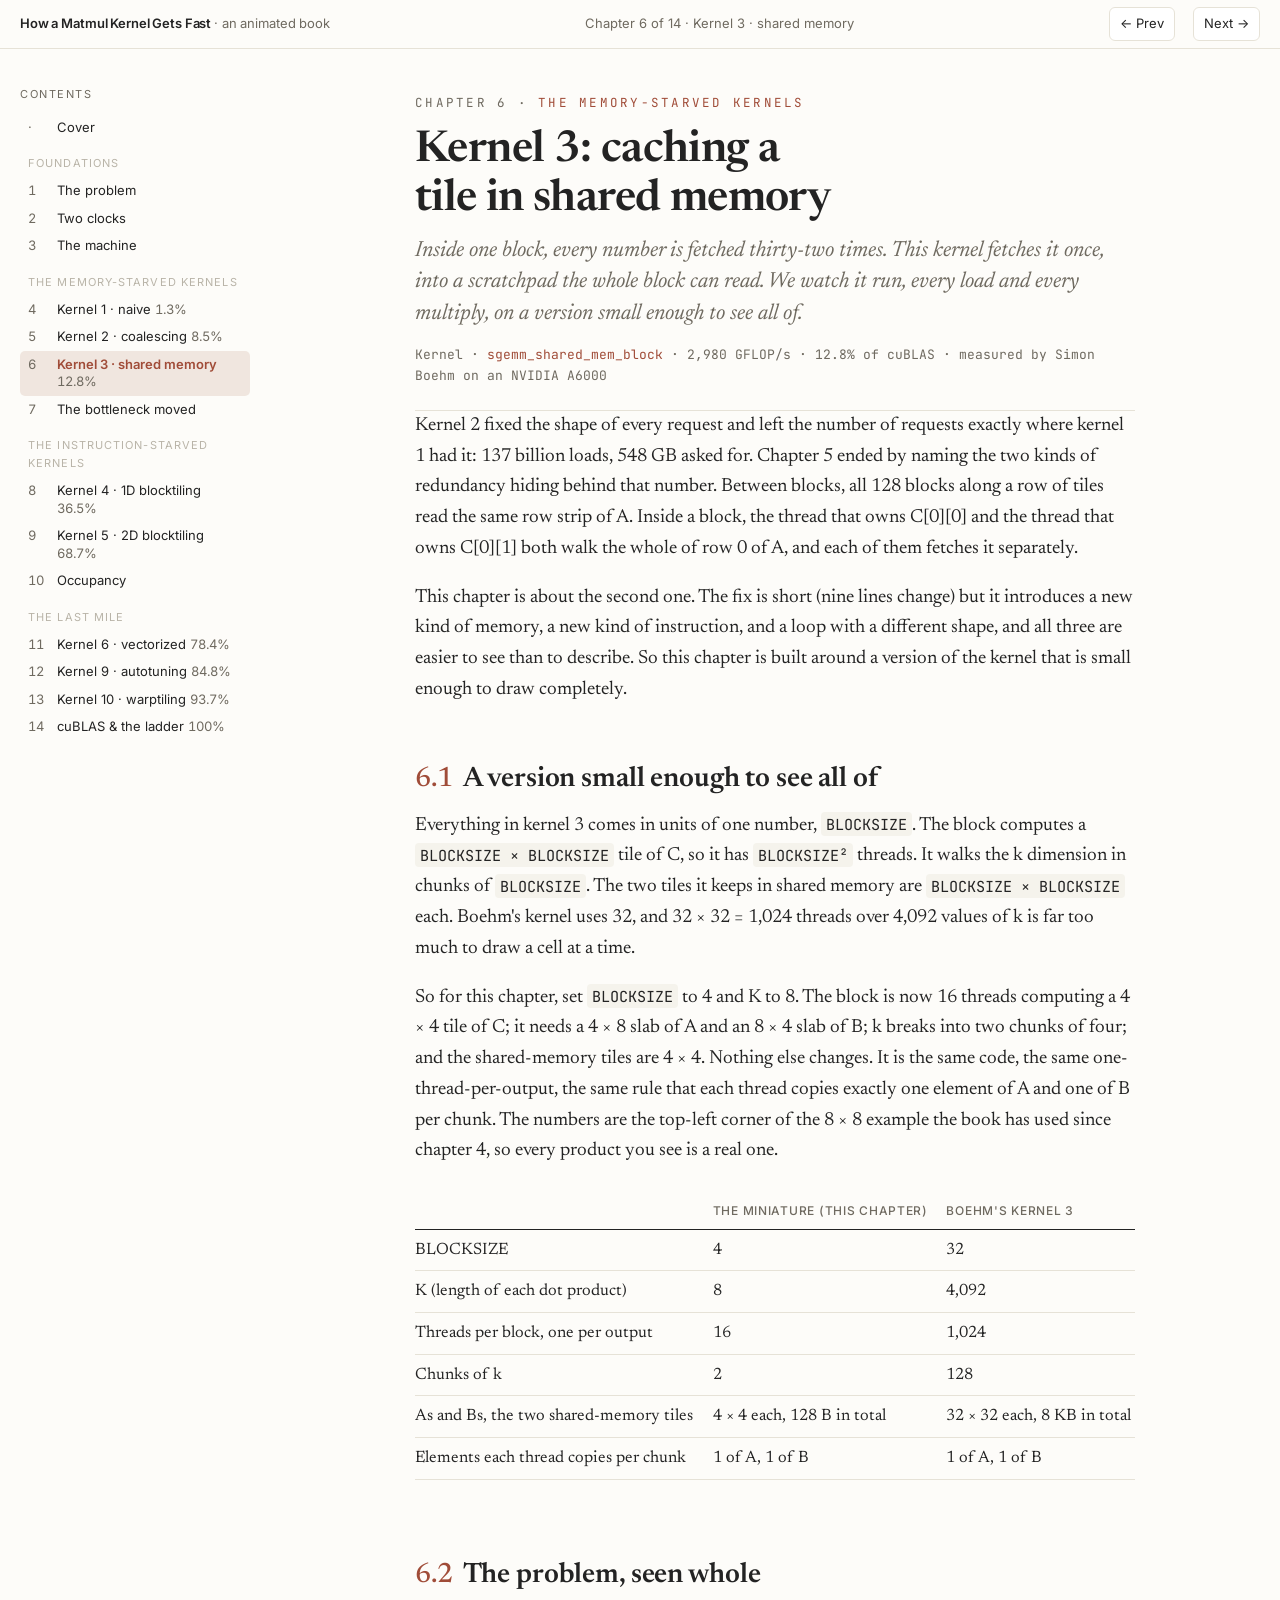
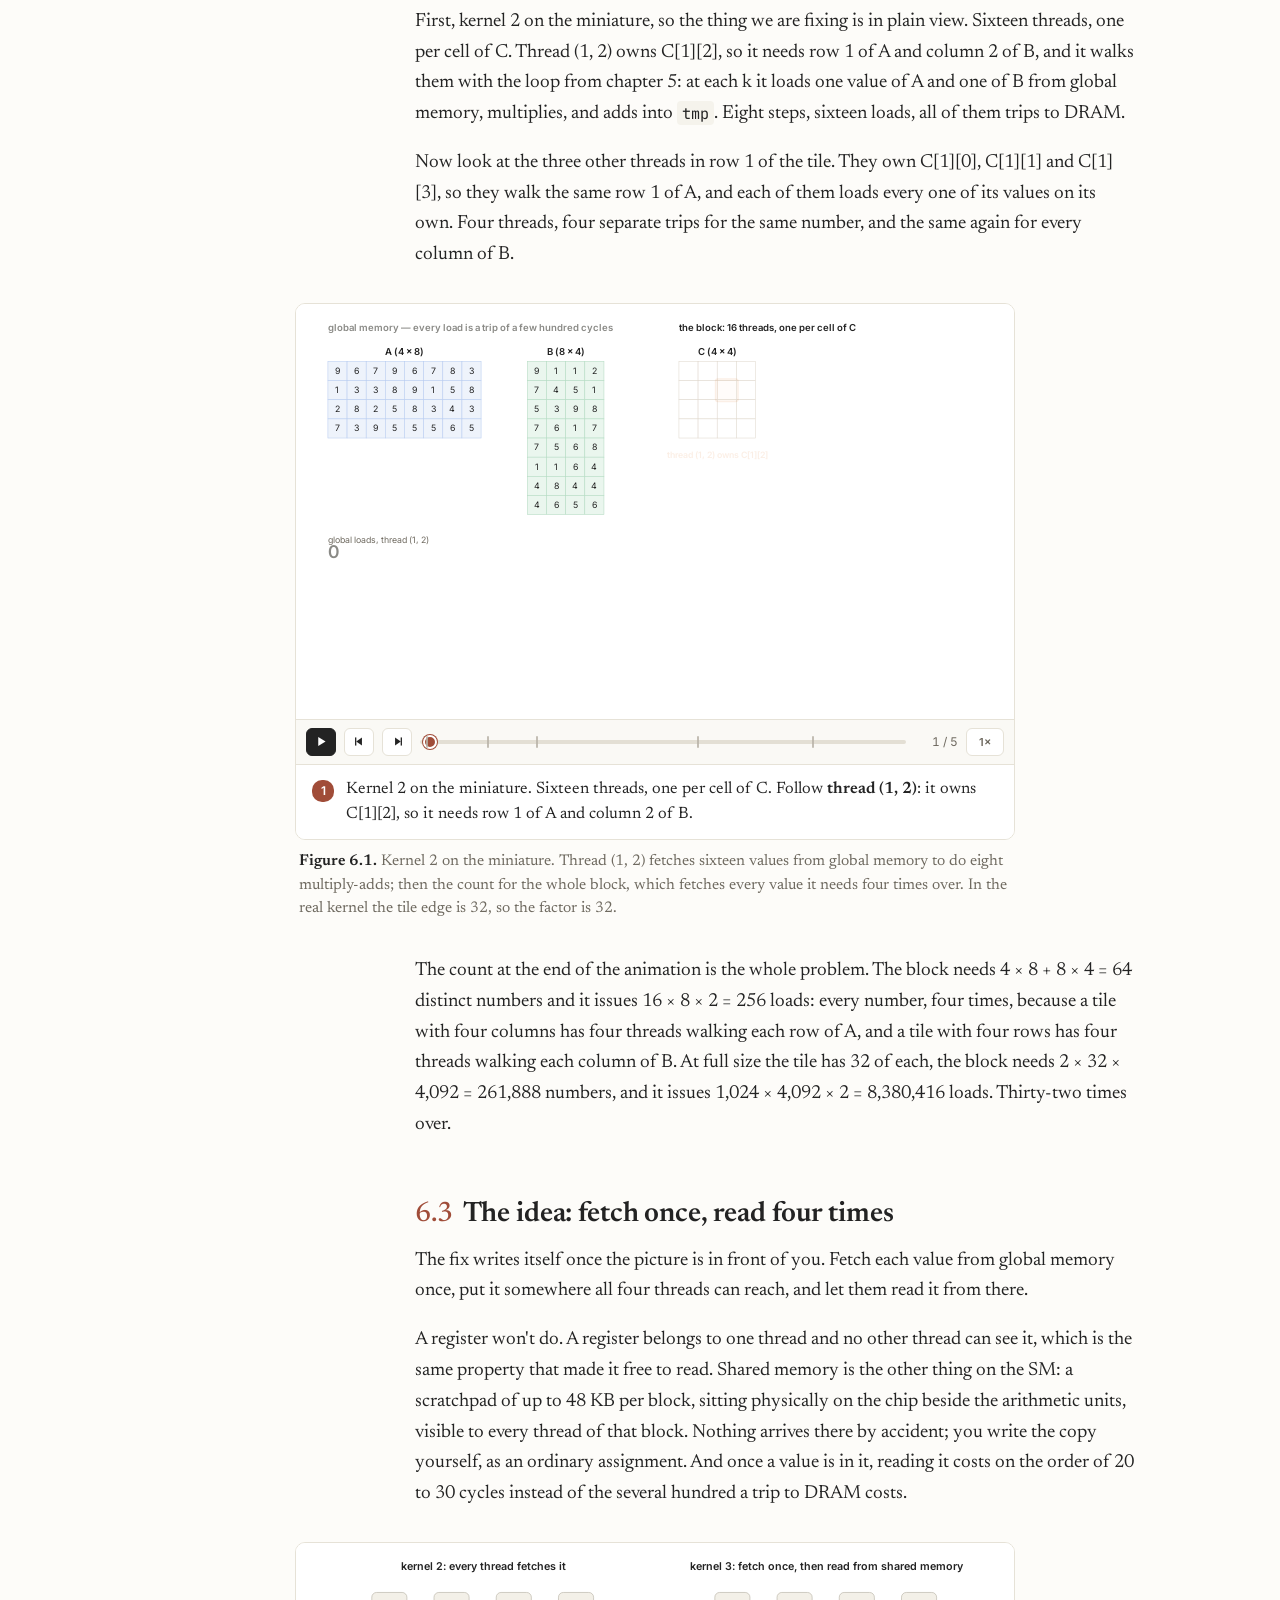
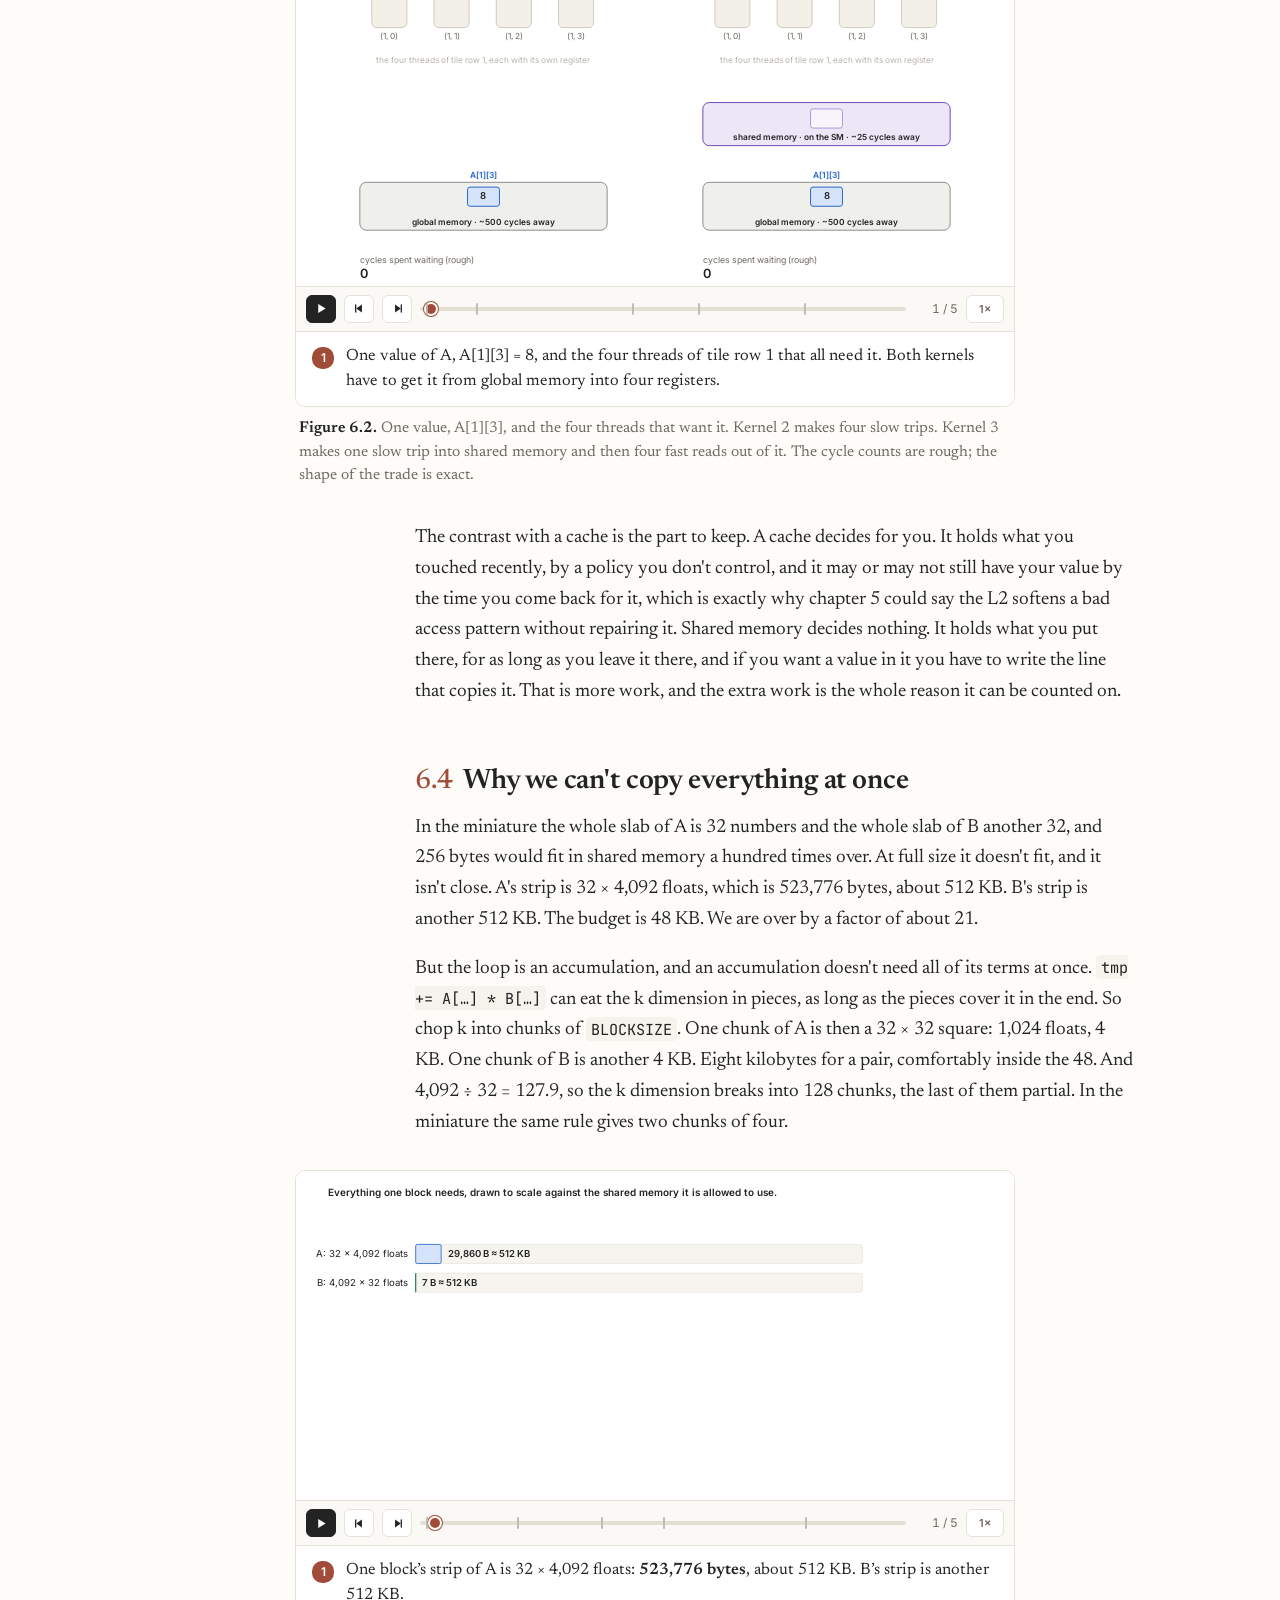
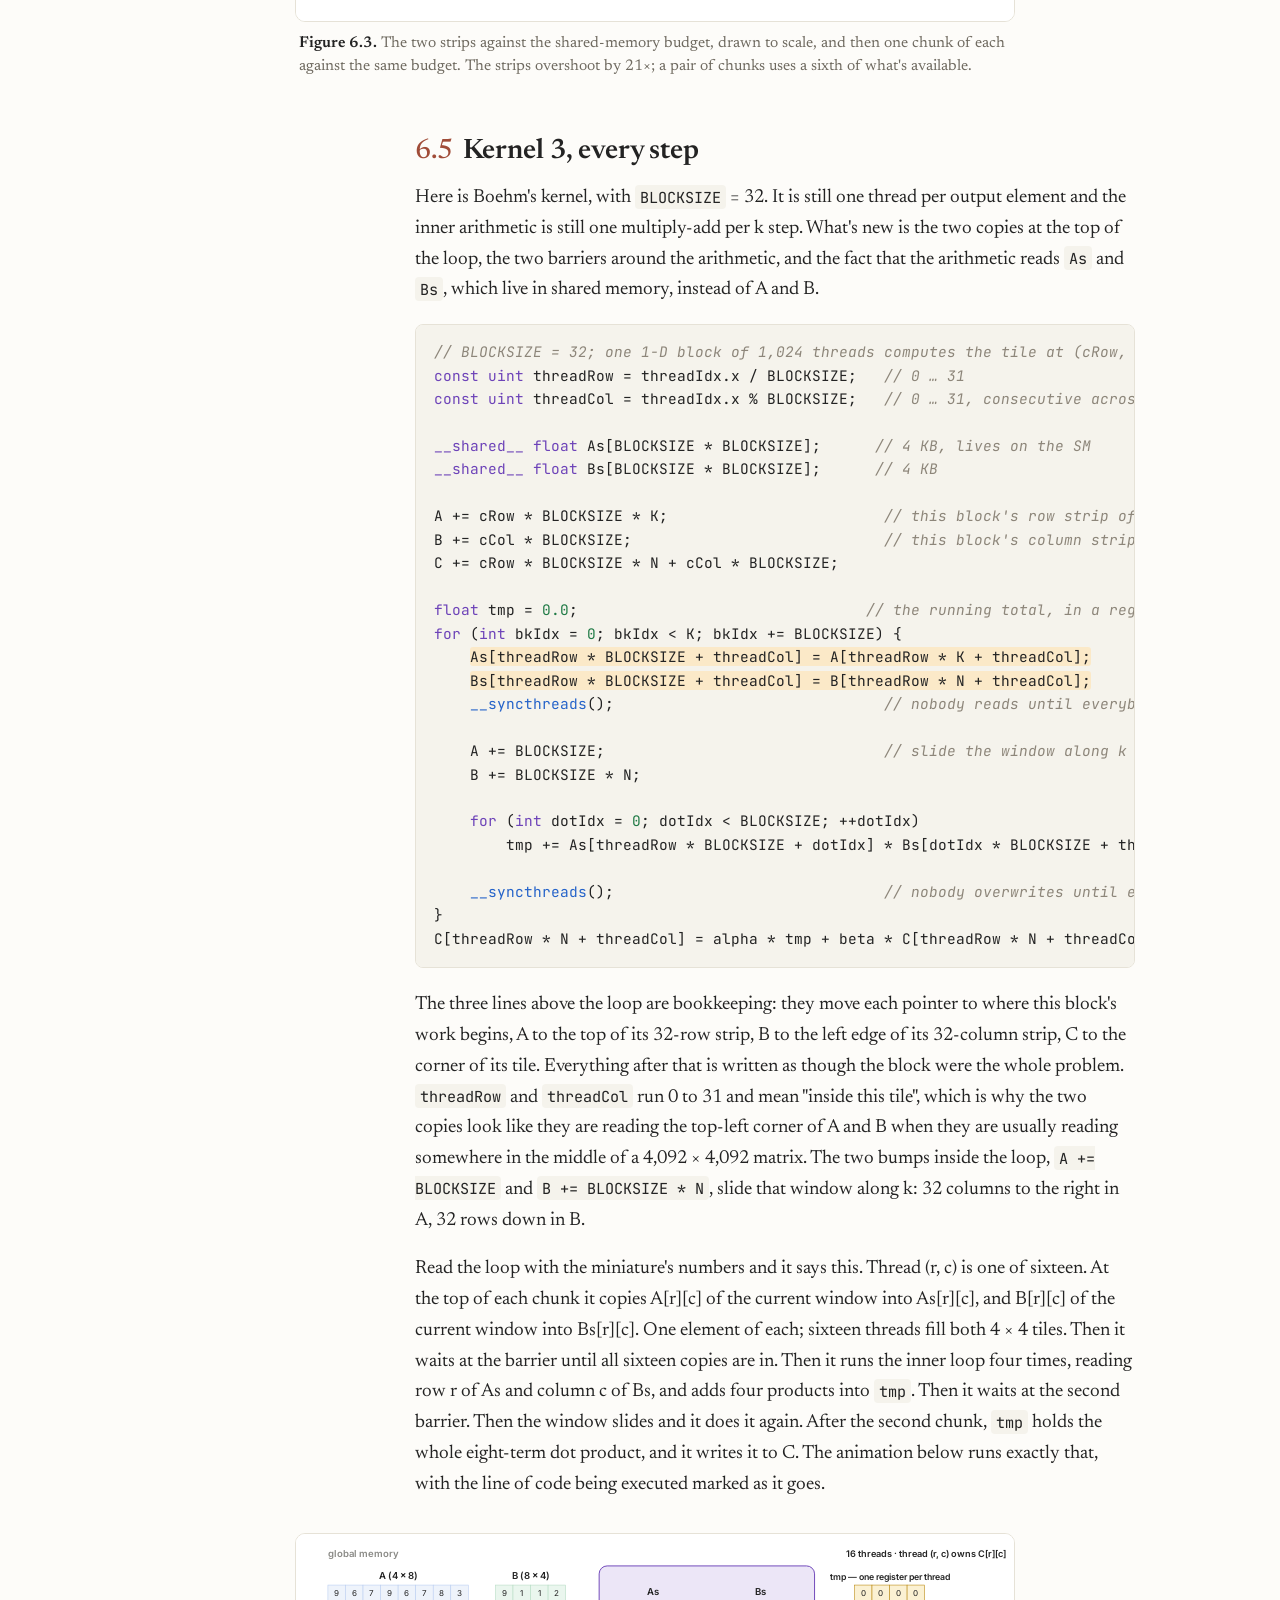
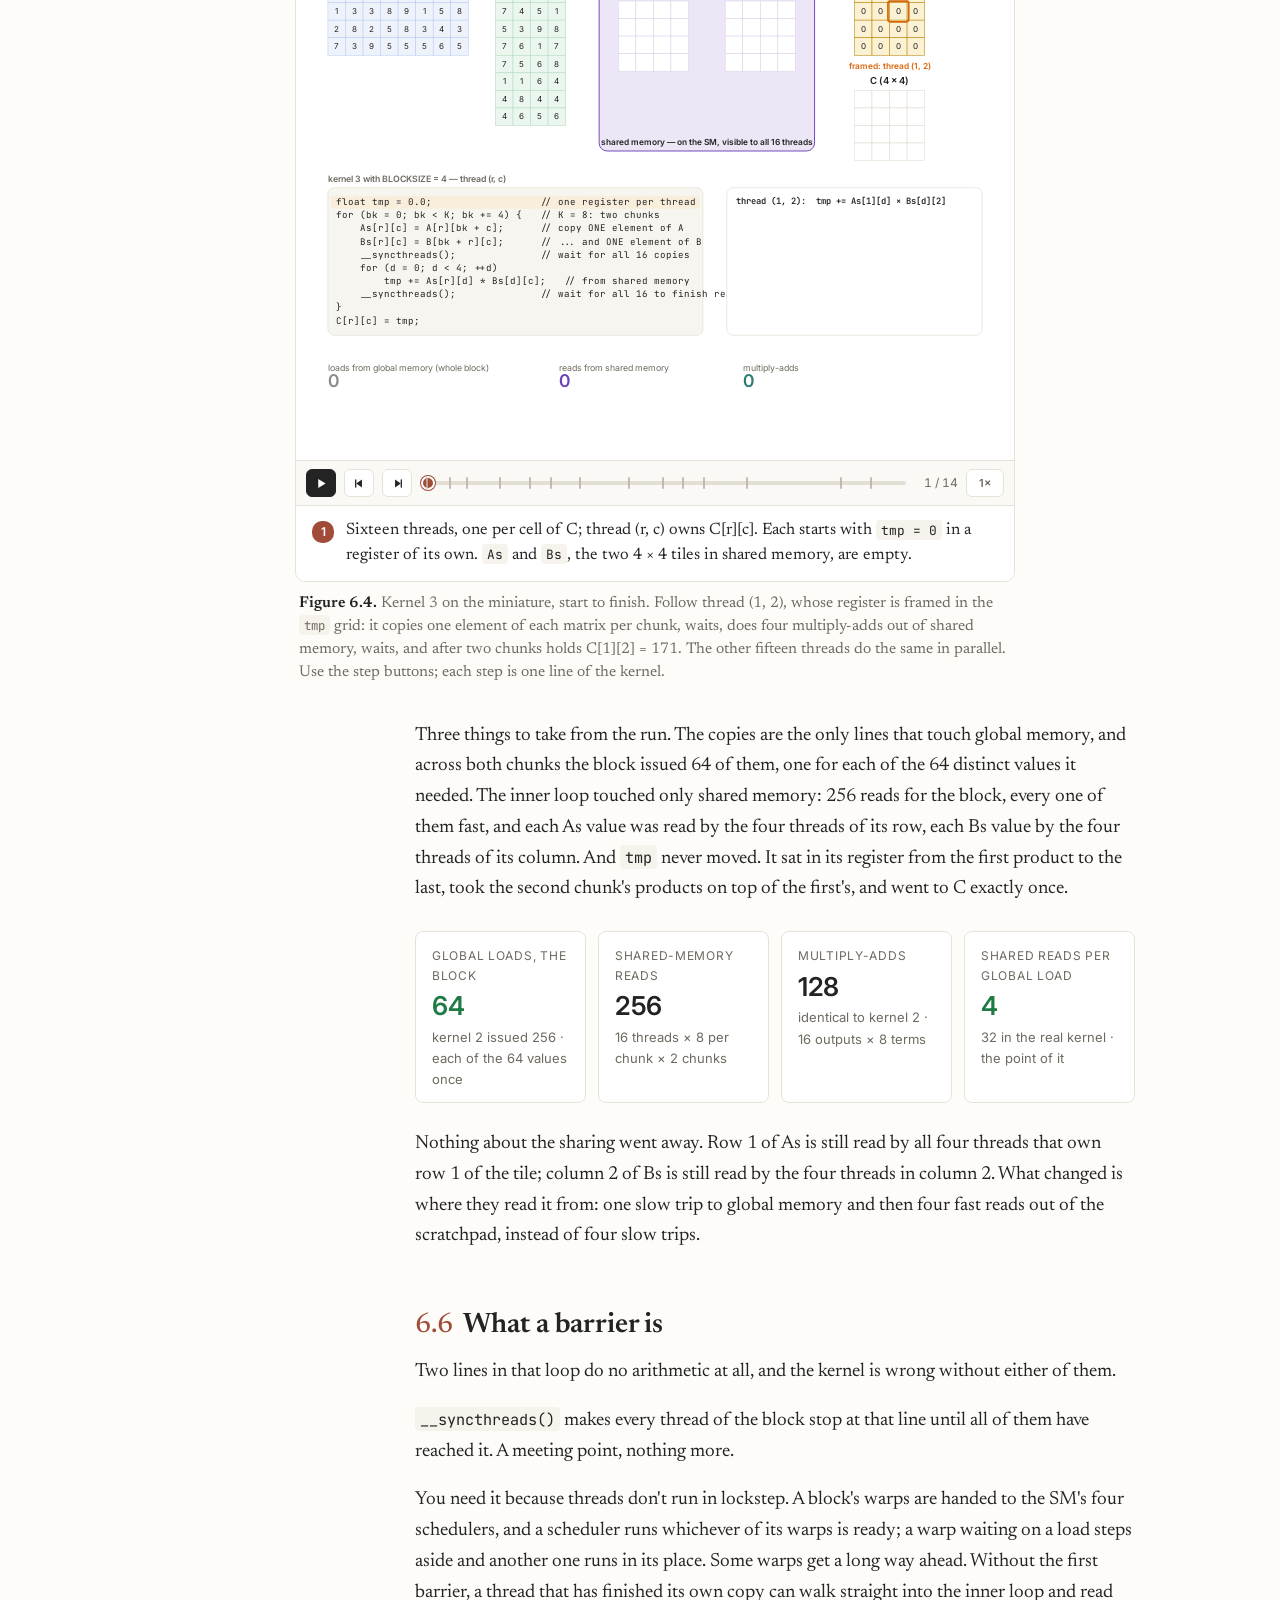
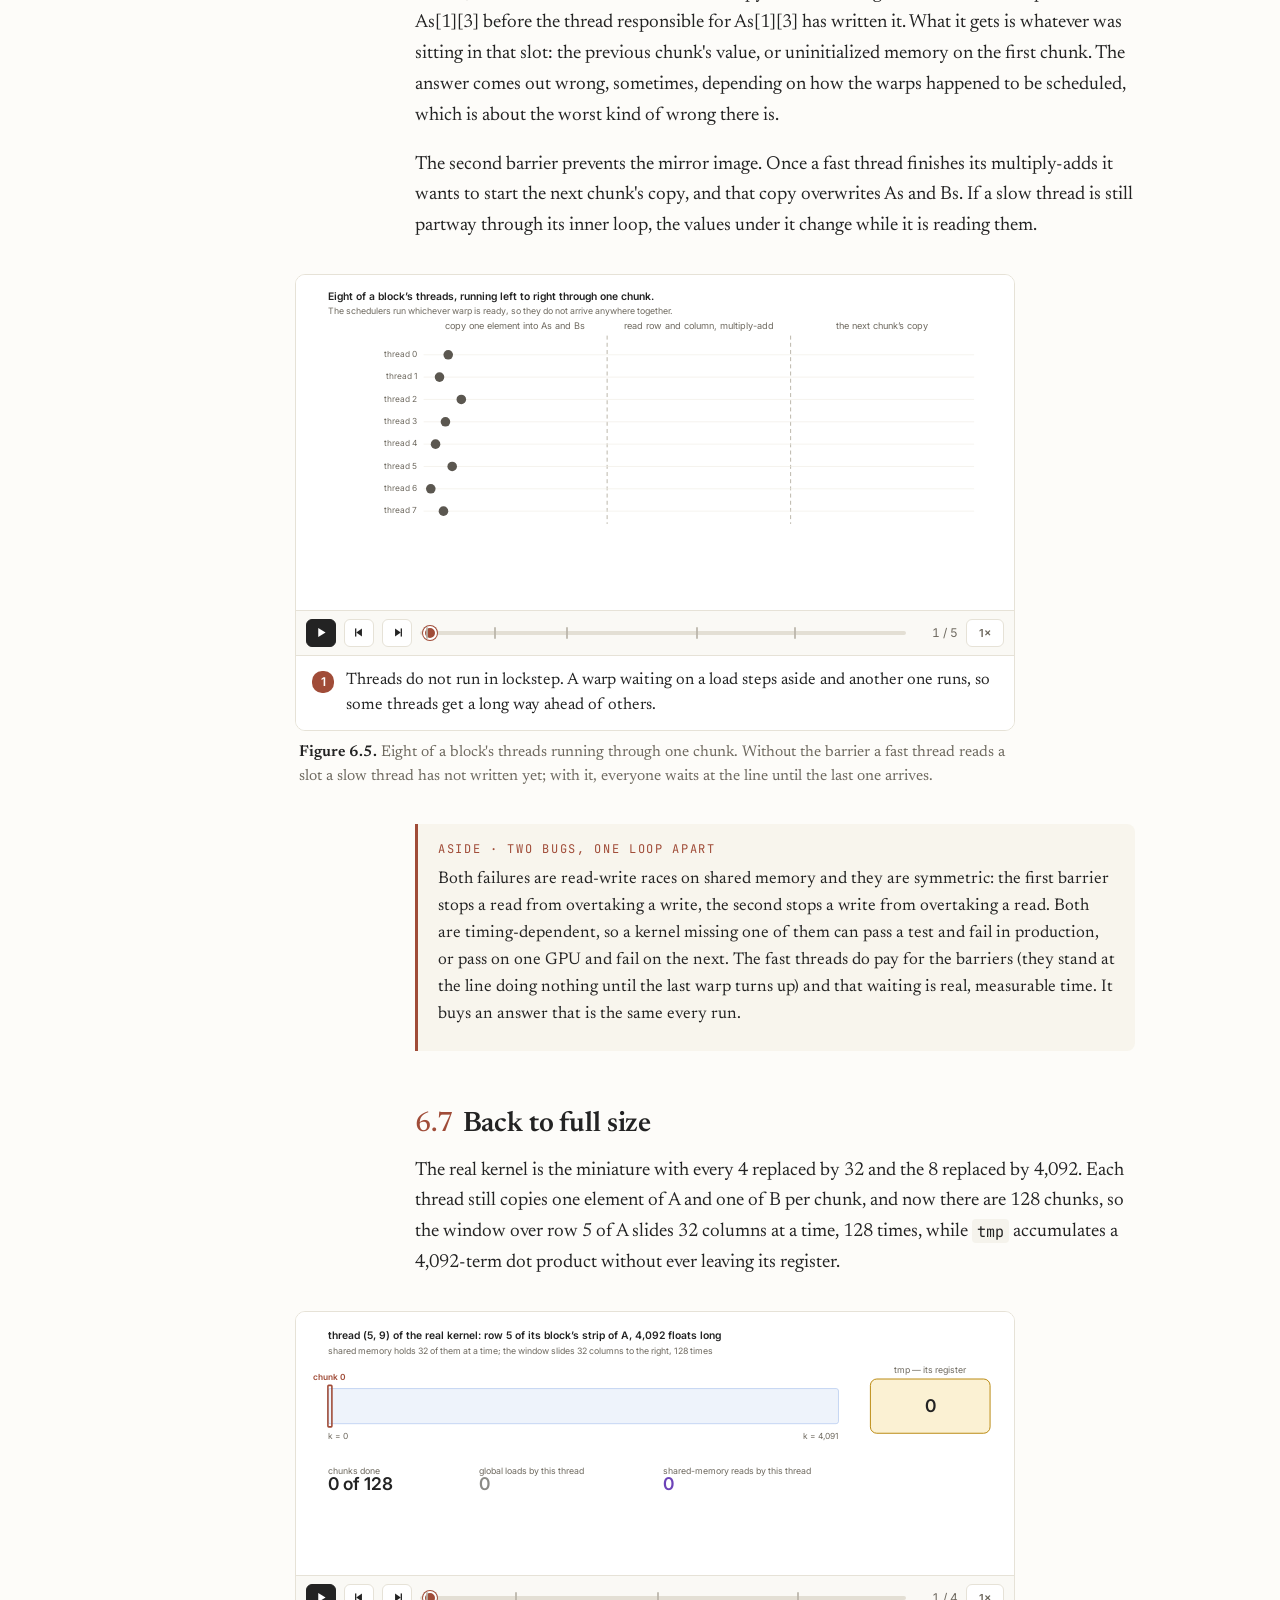
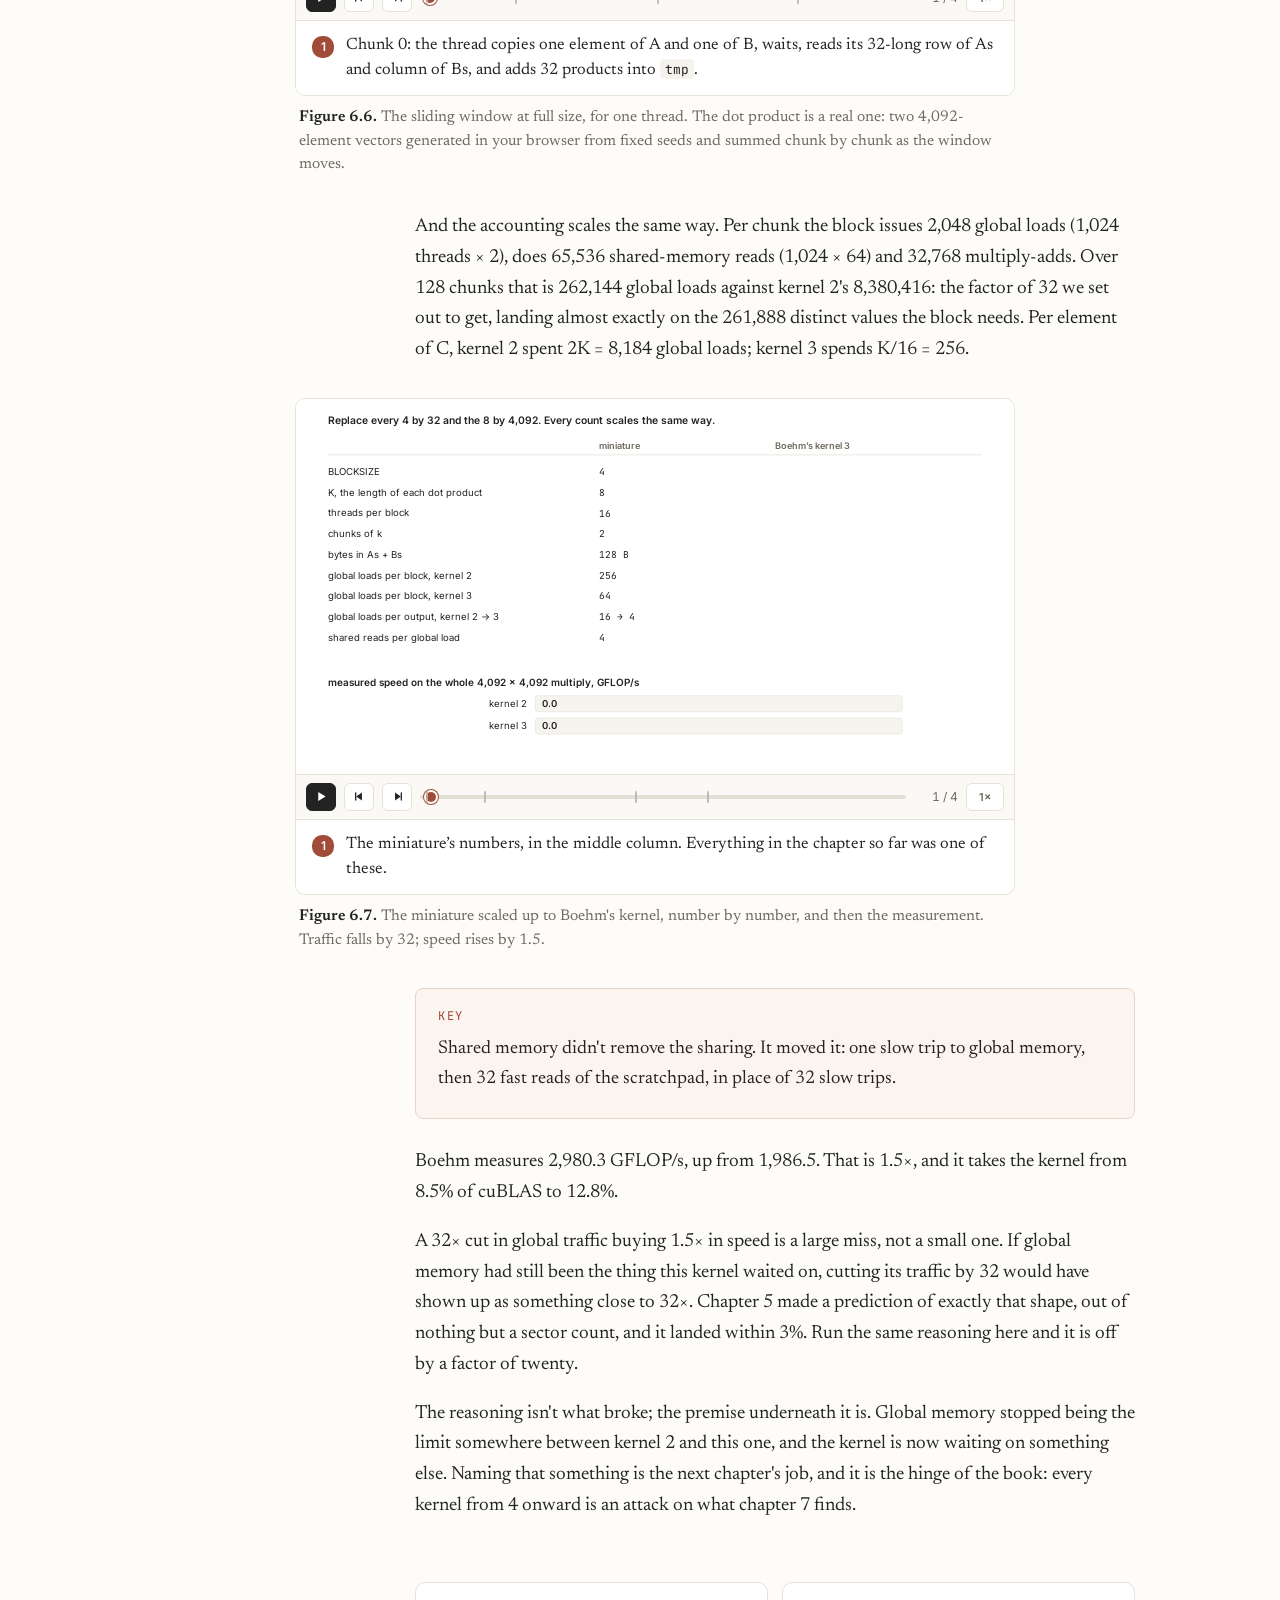
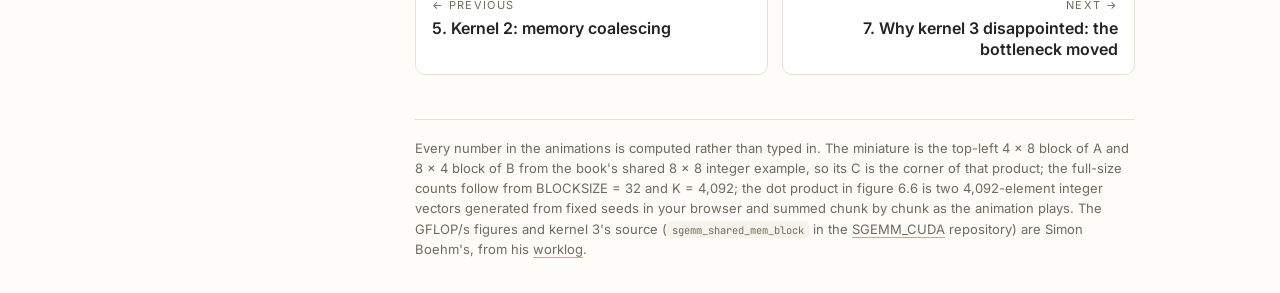
<file: ch06-kernel-3-shared-memory.html>
<!doctype html>
<html lang="en">
<head>
<meta charset="utf-8">
<meta name="viewport" content="width=device-width, initial-scale=1">
<title>Kernel 3: caching a tile in shared memory · How a Matmul Kernel Gets Fast</title>
<link rel="preconnect" href="https://fonts.googleapis.com">
<link rel="stylesheet" href="https://fonts.googleapis.com/css2?family=Newsreader:ital,opsz,wght@0,6..72,400;0,6..72,500;0,6..72,600;1,6..72,400;1,6..72,500&family=Inter:wght@400;500;600&family=JetBrains+Mono:wght@400;500&display=swap">
<link rel="stylesheet" href="assets/book.css?v=6">
</head>
<body>
<div class="frame">
<nav class="side"></nav>
<main>
<article>

<div class="kicker">Chapter 6 · <em>The memory-starved kernels</em></div>
<h1>Kernel 3: caching a tile in shared memory</h1>
<p class="lede">Inside one block, every number is fetched thirty-two times. This kernel fetches it once, into a scratchpad the whole block can read. We watch it run, every load and every multiply, on a version small enough to see all of.</p>
<div class="byline">Kernel · <em>sgemm_shared_mem_block</em> · 2,980 GFLOP/s · 12.8% of cuBLAS · measured by Simon Boehm on an NVIDIA A6000</div>

<p>Kernel 2 fixed the shape of every request and left the number of requests exactly where kernel 1 had it: 137 billion loads, 548 GB asked for. Chapter 5 ended by naming the two kinds of redundancy hiding behind that number. Between blocks, all 128 blocks along a row of tiles read the same row strip of A. Inside a block, the thread that owns C[0][0] and the thread that owns C[0][1] both walk the whole of row 0 of A, and each of them fetches it separately.</p>

<p>This chapter is about the second one. The fix is short (nine lines change) but it introduces a new kind of memory, a new kind of instruction, and a loop with a different shape, and all three are easier to see than to describe. So this chapter is built around a version of the kernel that is small enough to draw completely.</p>

<h2><span class="no">6.1</span>A version small enough to see all of</h2>

<p>Everything in kernel 3 comes in units of one number, <code>BLOCKSIZE</code>. The block computes a <code>BLOCKSIZE × BLOCKSIZE</code> tile of C, so it has <code>BLOCKSIZE²</code> threads. It walks the k dimension in chunks of <code>BLOCKSIZE</code>. The two tiles it keeps in shared memory are <code>BLOCKSIZE × BLOCKSIZE</code> each. Boehm's kernel uses 32, and 32 × 32 = 1,024 threads over 4,092 values of k is far too much to draw a cell at a time.</p>

<p>So for this chapter, set <code>BLOCKSIZE</code> to 4 and K to 8. The block is now 16 threads computing a 4 × 4 tile of C; it needs a 4 × 8 slab of A and an 8 × 4 slab of B; k breaks into two chunks of four; and the shared-memory tiles are 4 × 4. Nothing else changes. It is the same code, the same one-thread-per-output, the same rule that each thread copies exactly one element of A and one of B per chunk. The numbers are the top-left corner of the 8 × 8 example the book has used since chapter 4, so every product you see is a real one.</p>

<div class="tablewrap"><table>
<tr><th></th><th>The miniature (this chapter)</th><th>Boehm's kernel 3</th></tr>
<tr><td>BLOCKSIZE</td><td>4</td><td>32</td></tr>
<tr><td>K (length of each dot product)</td><td>8</td><td>4,092</td></tr>
<tr><td>Threads per block, one per output</td><td>16</td><td>1,024</td></tr>
<tr><td>Chunks of k</td><td>2</td><td>128</td></tr>
<tr><td>As and Bs, the two shared-memory tiles</td><td>4 × 4 each, 128 B in total</td><td>32 × 32 each, 8 KB in total</td></tr>
<tr><td>Elements each thread copies per chunk</td><td>1 of A, 1 of B</td><td>1 of A, 1 of B</td></tr>
</table></div>

<h2><span class="no">6.2</span>The problem, seen whole</h2>

<p>First, kernel 2 on the miniature, so the thing we are fixing is in plain view. Sixteen threads, one per cell of C. Thread (1, 2) owns C[1][2], so it needs row 1 of A and column 2 of B, and it walks them with the loop from chapter 5: at each k it loads one value of A and one of B from global memory, multiplies, and adds into <code>tmp</code>. Eight steps, sixteen loads, all of them trips to DRAM.</p>

<p>Now look at the three other threads in row 1 of the tile. They own C[1][0], C[1][1] and C[1][3], so they walk the same row 1 of A, and each of them loads every one of its values on its own. Four threads, four separate trips for the same number, and the same again for every column of B.</p>

<figure class="wide">
  <div id="a-k2mini"></div>
  <figcaption><b>Figure 6.1.</b> Kernel 2 on the miniature. Thread (1, 2) fetches sixteen values from global memory to do eight multiply-adds; then the count for the whole block, which fetches every value it needs four times over. In the real kernel the tile edge is 32, so the factor is 32.</figcaption>
</figure>

<p>The count at the end of the animation is the whole problem. The block needs 4 × 8 + 8 × 4 = 64 distinct numbers and it issues 16 × 8 × 2 = 256 loads: every number, four times, because a tile with four columns has four threads walking each row of A, and a tile with four rows has four threads walking each column of B. At full size the tile has 32 of each, the block needs 2 × 32 × 4,092 = 261,888 numbers, and it issues 1,024 × 4,092 × 2 = 8,380,416 loads. Thirty-two times over.</p>

<h2><span class="no">6.3</span>The idea: fetch once, read four times</h2>

<p>The fix writes itself once the picture is in front of you. Fetch each value from global memory once, put it somewhere all four threads can reach, and let them read it from there.</p>

<p>A register won't do. A register belongs to one thread and no other thread can see it, which is the same property that made it free to read. Shared memory is the other thing on the SM: a scratchpad of up to 48 KB per block, sitting physically on the chip beside the arithmetic units, visible to every thread of that block. Nothing arrives there by accident; you write the copy yourself, as an ordinary assignment. And once a value is in it, reading it costs on the order of 20 to 30 cycles instead of the several hundred a trip to DRAM costs.</p>

<figure class="wide">
  <div id="a-idea"></div>
  <figcaption><b>Figure 6.2.</b> One value, A[1][3], and the four threads that want it. Kernel 2 makes four slow trips. Kernel 3 makes one slow trip into shared memory and then four fast reads out of it. The cycle counts are rough; the shape of the trade is exact.</figcaption>
</figure>

<p>The contrast with a cache is the part to keep. A cache decides for you. It holds what you touched recently, by a policy you don't control, and it may or may not still have your value by the time you come back for it, which is exactly why chapter 5 could say the L2 softens a bad access pattern without repairing it. Shared memory decides nothing. It holds what you put there, for as long as you leave it there, and if you want a value in it you have to write the line that copies it. That is more work, and the extra work is the whole reason it can be counted on.</p>

<h2><span class="no">6.4</span>Why we can't copy everything at once</h2>

<p>In the miniature the whole slab of A is 32 numbers and the whole slab of B another 32, and 256 bytes would fit in shared memory a hundred times over. At full size it doesn't fit, and it isn't close. A's strip is 32 × 4,092 floats, which is 523,776 bytes, about 512 KB. B's strip is another 512 KB. The budget is 48 KB. We are over by a factor of about 21.</p>

<p>But the loop is an accumulation, and an accumulation doesn't need all of its terms at once. <code>tmp += A[…] * B[…]</code> can eat the k dimension in pieces, as long as the pieces cover it in the end. So chop k into chunks of <code>BLOCKSIZE</code>. One chunk of A is then a 32 × 32 square: 1,024 floats, 4 KB. One chunk of B is another 4 KB. Eight kilobytes for a pair, comfortably inside the 48. And 4,092 ÷ 32 = 127.9, so the k dimension breaks into 128 chunks, the last of them partial. In the miniature the same rule gives two chunks of four.</p>

<figure class="wide">
  <div id="a-fit"></div>
  <figcaption><b>Figure 6.3.</b> The two strips against the shared-memory budget, drawn to scale, and then one chunk of each against the same budget. The strips overshoot by 21×; a pair of chunks uses a sixth of what's available.</figcaption>
</figure>

<h2><span class="no">6.5</span>Kernel 3, every step</h2>

<p>Here is Boehm's kernel, with <code>BLOCKSIZE</code> = 32. It is still one thread per output element and the inner arithmetic is still one multiply-add per k step. What's new is the two copies at the top of the loop, the two barriers around the arithmetic, and the fact that the arithmetic reads <code>As</code> and <code>Bs</code>, which live in shared memory, instead of A and B.</p>

<pre><code><span class="c">// BLOCKSIZE = 32; one 1-D block of 1,024 threads computes the tile at (cRow, cCol)</span>
<span class="k">const uint</span> threadRow = threadIdx.x / BLOCKSIZE;   <span class="c">// 0 … 31</span>
<span class="k">const uint</span> threadCol = threadIdx.x % BLOCKSIZE;   <span class="c">// 0 … 31, consecutive across a warp</span>

<span class="k">__shared__ float</span> As[BLOCKSIZE * BLOCKSIZE];      <span class="c">// 4 KB, lives on the SM</span>
<span class="k">__shared__ float</span> Bs[BLOCKSIZE * BLOCKSIZE];      <span class="c">// 4 KB</span>

A += cRow * BLOCKSIZE * K;                        <span class="c">// this block's row strip of A</span>
B += cCol * BLOCKSIZE;                            <span class="c">// this block's column strip of B</span>
C += cRow * BLOCKSIZE * N + cCol * BLOCKSIZE;

<span class="k">float</span> tmp = <span class="n">0.0</span>;                                <span class="c">// the running total, in a register</span>
<span class="k">for</span> (<span class="k">int</span> bkIdx = <span class="n">0</span>; bkIdx &lt; K; bkIdx += BLOCKSIZE) {
    <span class="hl">As[threadRow * BLOCKSIZE + threadCol] = A[threadRow * K + threadCol];</span>
    <span class="hl">Bs[threadRow * BLOCKSIZE + threadCol] = B[threadRow * N + threadCol];</span>
    <span class="f">__syncthreads</span>();                              <span class="c">// nobody reads until everybody has written</span>

    A += BLOCKSIZE;                               <span class="c">// slide the window along k</span>
    B += BLOCKSIZE * N;

    <span class="k">for</span> (<span class="k">int</span> dotIdx = <span class="n">0</span>; dotIdx &lt; BLOCKSIZE; ++dotIdx)
        tmp += As[threadRow * BLOCKSIZE + dotIdx] * Bs[dotIdx * BLOCKSIZE + threadCol];

    <span class="f">__syncthreads</span>();                              <span class="c">// nobody overwrites until everybody has read</span>
}
C[threadRow * N + threadCol] = alpha * tmp + beta * C[threadRow * N + threadCol];</code></pre>

<p>The three lines above the loop are bookkeeping: they move each pointer to where this block's work begins, A to the top of its 32-row strip, B to the left edge of its 32-column strip, C to the corner of its tile. Everything after that is written as though the block were the whole problem. <code>threadRow</code> and <code>threadCol</code> run 0 to 31 and mean "inside this tile", which is why the two copies look like they are reading the top-left corner of A and B when they are usually reading somewhere in the middle of a 4,092 × 4,092 matrix. The two bumps inside the loop, <code>A += BLOCKSIZE</code> and <code>B += BLOCKSIZE * N</code>, slide that window along k: 32 columns to the right in A, 32 rows down in B.</p>

<p>Read the loop with the miniature's numbers and it says this. Thread (r, c) is one of sixteen. At the top of each chunk it copies A[r][c] of the current window into As[r][c], and B[r][c] of the current window into Bs[r][c]. One element of each; sixteen threads fill both 4 × 4 tiles. Then it waits at the barrier until all sixteen copies are in. Then it runs the inner loop four times, reading row r of As and column c of Bs, and adds four products into <code>tmp</code>. Then it waits at the second barrier. Then the window slides and it does it again. After the second chunk, <code>tmp</code> holds the whole eight-term dot product, and it writes it to C. The animation below runs exactly that, with the line of code being executed marked as it goes.</p>

<figure class="wide">
  <div id="a-k3"></div>
  <figcaption><b>Figure 6.4.</b> Kernel 3 on the miniature, start to finish. Follow thread (1, 2), whose register is framed in the <code>tmp</code> grid: it copies one element of each matrix per chunk, waits, does four multiply-adds out of shared memory, waits, and after two chunks holds C[1][2] = 171. The other fifteen threads do the same in parallel. Use the step buttons; each step is one line of the kernel.</figcaption>
</figure>

<p>Three things to take from the run. The copies are the only lines that touch global memory, and across both chunks the block issued 64 of them, one for each of the 64 distinct values it needed. The inner loop touched only shared memory: 256 reads for the block, every one of them fast, and each As value was read by the four threads of its row, each Bs value by the four threads of its column. And <code>tmp</code> never moved. It sat in its register from the first product to the last, took the second chunk's products on top of the first's, and went to C exactly once.</p>

<div class="ledger">
  <div class="cell good"><div class="l">Global loads, the block</div><div class="v">64</div><div class="d">kernel 2 issued 256 · each of the 64 values once</div></div>
  <div class="cell"><div class="l">Shared-memory reads</div><div class="v">256</div><div class="d">16 threads × 8 per chunk × 2 chunks</div></div>
  <div class="cell"><div class="l">Multiply-adds</div><div class="v">128</div><div class="d">identical to kernel 2 · 16 outputs × 8 terms</div></div>
  <div class="cell good"><div class="l">Shared reads per global load</div><div class="v">4</div><div class="d">32 in the real kernel · the point of it</div></div>
</div>

<p>Nothing about the sharing went away. Row 1 of As is still read by all four threads that own row 1 of the tile; column 2 of Bs is still read by the four threads in column 2. What changed is where they read it from: one slow trip to global memory and then four fast reads out of the scratchpad, instead of four slow trips.</p>

<h2><span class="no">6.6</span>What a barrier is</h2>

<p>Two lines in that loop do no arithmetic at all, and the kernel is wrong without either of them.</p>

<p><code>__syncthreads()</code> makes every thread of the block stop at that line until all of them have reached it. A meeting point, nothing more.</p>

<p>You need it because threads don't run in lockstep. A block's warps are handed to the SM's four schedulers, and a scheduler runs whichever of its warps is ready; a warp waiting on a load steps aside and another one runs in its place. Some warps get a long way ahead. Without the first barrier, a thread that has finished its own copy can walk straight into the inner loop and read As[1][3] before the thread responsible for As[1][3] has written it. What it gets is whatever was sitting in that slot: the previous chunk's value, or uninitialized memory on the first chunk. The answer comes out wrong, sometimes, depending on how the warps happened to be scheduled, which is about the worst kind of wrong there is.</p>

<p>The second barrier prevents the mirror image. Once a fast thread finishes its multiply-adds it wants to start the next chunk's copy, and that copy overwrites As and Bs. If a slow thread is still partway through its inner loop, the values under it change while it is reading them.</p>

<figure class="wide">
  <div id="a-barrier"></div>
  <figcaption><b>Figure 6.5.</b> Eight of a block's threads running through one chunk. Without the barrier a fast thread reads a slot a slow thread has not written yet; with it, everyone waits at the line until the last one arrives.</figcaption>
</figure>

<div class="aside">
  <div class="t">Aside · two bugs, one loop apart</div>
  <p>Both failures are read-write races on shared memory and they are symmetric: the first barrier stops a read from overtaking a write, the second stops a write from overtaking a read. Both are timing-dependent, so a kernel missing one of them can pass a test and fail in production, or pass on one GPU and fail on the next. The fast threads do pay for the barriers (they stand at the line doing nothing until the last warp turns up) and that waiting is real, measurable time. It buys an answer that is the same every run.</p>
</div>

<h2><span class="no">6.7</span>Back to full size</h2>

<p>The real kernel is the miniature with every 4 replaced by 32 and the 8 replaced by 4,092. Each thread still copies one element of A and one of B per chunk, and now there are 128 chunks, so the window over row 5 of A slides 32 columns at a time, 128 times, while <code>tmp</code> accumulates a 4,092-term dot product without ever leaving its register.</p>

<figure class="wide">
  <div id="a-window"></div>
  <figcaption><b>Figure 6.6.</b> The sliding window at full size, for one thread. The dot product is a real one: two 4,092-element vectors generated in your browser from fixed seeds and summed chunk by chunk as the window moves.</figcaption>
</figure>

<p>And the accounting scales the same way. Per chunk the block issues 2,048 global loads (1,024 threads × 2), does 65,536 shared-memory reads (1,024 × 64) and 32,768 multiply-adds. Over 128 chunks that is 262,144 global loads against kernel 2's 8,380,416: the factor of 32 we set out to get, landing almost exactly on the 261,888 distinct values the block needs. Per element of C, kernel 2 spent 2K = 8,184 global loads; kernel 3 spends K/16 = 256.</p>

<figure class="wide">
  <div id="a-scale"></div>
  <figcaption><b>Figure 6.7.</b> The miniature scaled up to Boehm's kernel, number by number, and then the measurement. Traffic falls by 32; speed rises by 1.5.</figcaption>
</figure>

<div class="key">
  <div class="t">Key</div>
  <p>Shared memory didn't remove the sharing. It moved it: one slow trip to global memory, then 32 fast reads of the scratchpad, in place of 32 slow trips.</p>
</div>

<p>Boehm measures 2,980.3 GFLOP/s, up from 1,986.5. That is 1.5×, and it takes the kernel from 8.5% of cuBLAS to 12.8%.</p>

<p>A 32× cut in global traffic buying 1.5× in speed is a large miss, not a small one. If global memory had still been the thing this kernel waited on, cutting its traffic by 32 would have shown up as something close to 32×. Chapter 5 made a prediction of exactly that shape, out of nothing but a sector count, and it landed within 3%. Run the same reasoning here and it is off by a factor of twenty.</p>

<p>The reasoning isn't what broke; the premise underneath it is. Global memory stopped being the limit somewhere between kernel 2 and this one, and the kernel is now waiting on something else. Naming that something is the next chapter's job, and it is the hinge of the book: every kernel from 4 onward is an attack on what chapter 7 finds.</p>

<div class="pager"></div>
<div class="colophon">Every number in the animations is computed rather than typed in. The miniature is the top-left 4 × 8 block of A and 8 × 4 block of B from the book's shared 8 × 8 integer example, so its C is the corner of that product; the full-size counts follow from BLOCKSIZE = 32 and K = 4,092; the dot product in figure 6.6 is two 4,092-element integer vectors generated from fixed seeds in your browser and summed chunk by chunk as the animation plays. The GFLOP/s figures and kernel 3's source (<code>sgemm_shared_mem_block</code> in the <a href="https://github.com/siboehm/SGEMM_CUDA">SGEMM_CUDA</a> repository) are Simon Boehm's, from his <a href="https://siboehm.com/articles/22/CUDA-MMM">worklog</a>.</div>

</article>
</main>
</div>

<script src="assets/anim.js?v=6"></script>
<script src="assets/nav.js?v=6"></script>
<script>
(function () {
  const K = MB.color;
  // The miniature: A = rows 0–3 of A8 (4 × 8), B = columns 0–3 of B8 (8 × 4), C = their product,
  // which is the top-left corner of C8.
  const Am = MB.A8.slice(0, 4).map(r => r.slice(0, 8));
  const Bm = MB.B8.slice(0, 8).map(r => r.slice(0, 4));
  const Cm = MB.matmul(Am, Bm);
  const partial = (k0, k1) => Am.map((row, i) => Bm[0].map((_, j) => { let s = 0; for (let k = k0; k < k1; k++) s += Am[i][k] * Bm[k][j]; return s; }));
  const P0 = partial(0, 4), P1 = partial(4, 8);
  const GMA = { fill: '#eef3fb', stroke: '#b9cdf0' };   // A, sitting in global memory
  const GMB = { fill: '#eaf6ee', stroke: '#b5dcc3' };   // B, sitting in global memory
  const HOT_A = { fill: K.Afill, stroke: K.A, sw: 1.4 };
  const HOT_B = { fill: K.Bfill, stroke: K.B, sw: 1.4 };

  // a small value packet: a rounded square carrying one number
  function packet(S, x, y, v, fill, stroke, size) {
    size = size || 20;
    const g = S.group({ tx: x, ty: y, opacity: 0 });
    g.rect({ x: -size / 2, y: -size / 2, w: size, h: size, fill, stroke, sw: 1.2, rx: 3 });
    const t = g.text({ x: 0, y: 0.5, text: v, anchor: 'middle', size: size * 0.56, fill: K.ink, weight: 600 });
    g.pivot(0, 0);
    return { g, t };
  }

  // ------------------------------------------------------------ 6.1 kernel 2 on the miniature
  (function () {
    const S = MB.scene('a-k2mini', { w: 900, h: 520, title: 'Kernel 2 on the miniature: sixteen loads per thread, every value fetched four times' });
    const tl = S.tl;
    const cell = 24;
    S.text({ x: 40, y: 30, text: 'global memory — every load is a trip of a few hundred cycles', size: 12, fill: K.grey, weight: 600 });
    const A = S.matrix(Object.assign({ x: 40, y: 72, rows: 4, cols: 8, cell, values: Am, label: 'A  (4 × 8)', labelSize: 12 }, GMA));
    const B = S.matrix(Object.assign({ x: 290, y: 72, rows: 8, cols: 4, cell, values: Bm, label: 'B  (8 × 4)', labelSize: 12 }, GMB));
    S.text({ x: 480, y: 30, text: 'the block: 16 threads, one per cell of C', size: 12, fill: K.ink, weight: 600 });
    const C = S.matrix({ x: 480, y: 72, rows: 4, cols: 4, cell, values: Cm, label: 'C  (4 × 4)', labelSize: 12, fill: '#fff', stroke: '#e0d9cf' });
    C.allVals().forEach(v => v.setNow({ opacity: 0 }));
    const thr = S.text({ x: 528, y: 190, text: 'thread (1, 2) owns C[1][2]', anchor: 'middle', size: 11, fill: K.C, weight: 600, opacity: 0 });
    const frame = S.rect({ x: 480 + 2 * cell - 2, y: 72 + cell - 2, w: cell + 4, h: cell + 4, fill: 'none', stroke: K.C, sw: 2, rx: 3, opacity: 0 });

    // the register and the product list for thread (1,2)
    const regBox = S.rect({ x: 640, y: 60, w: 220, h: 50, fill: K.goldfill, stroke: K.gold, sw: 1.2, rx: 8, opacity: 0 });
    const regLbl = S.text({ x: 750, y: 50, text: 'tmp — thread (1, 2)’s register', anchor: 'middle', size: 11, fill: K.muted, opacity: 0 });
    const reg = S.counter({ x: 750, y: 86, value: 0, size: 22, anchor: 'middle', opacity: 0 });
    const lines = [];
    for (let k = 0; k < 8; k++) lines.push(S.text({ x: 640, y: 130 + k * 17, text: '', font: 'mono', size: 11, fill: K.ink, opacity: 0 }));
    const rowA = Am[1], colB = Bm.map(r => r[2]);
    const prods = rowA.map((a, k) => a * colB[k]);
    const cum = []; prods.reduce((s, p, k) => { cum[k] = s + p; return s + p; }, 0);

    // counters
    const cThr = S.counter({ x: 40, y: 296, label: 'global loads, thread (1, 2)', value: 0, size: 22, fill: K.grey });
    const cBlk = S.counter({ x: 290, y: 296, label: 'global loads, the whole block', value: 0, size: 22, fill: K.grey, opacity: 0 });
    const cNeed = S.counter({ x: 540, y: 296, label: 'distinct values the block needs', value: 0, size: 22, fill: K.ink, opacity: 0 });
    const note1 = S.text({ x: 40, y: 372, text: '', size: 12.5, fill: K.ink, weight: 600 });
    const note2 = S.text({ x: 40, y: 394, text: '', size: 12, fill: K.muted });
    const note3 = S.text({ x: 40, y: 430, text: '', size: 12.5, fill: K.red, weight: 600 });
    const note4 = S.text({ x: 40, y: 452, text: '', size: 12, fill: K.muted });

    const pa = packet(S, 0, 0, '', K.Afill, K.A), pb = packet(S, 0, 0, '', K.Bfill, K.B);
    const tripPk = [0, 1, 2, 3].map(() => packet(S, 0, 0, '', K.Afill, K.A));

    tl.step('Kernel 2 on the miniature. Sixteen threads, one per cell of C. Follow <b>thread (1, 2)</b>: it owns C[1][2], so it needs row 1 of A and column 2 of B.');
    tl.show([thr, frame], 0.4);
    tl.to(C.cellAt(1, 2), { fill: K.Cfill, stroke: K.C }, 0.4, { at: '<' });
    tl.to(A.row(1), HOT_A, 0.3, { stagger: 0.05 });
    tl.to(B.col(2), HOT_B, 0.3, { at: '<', stagger: 0.05 });
    tl.show([regBox, regLbl, reg], 0.4);
    tl.wait(1.4);

    function stepK(k, dur) {
      const [ax, ay] = A.center(1, k), [bx, by] = B.center(k, 2);
      tl.set(pa.g, { tx: ax, ty: ay }); tl.set(pa.t, { text: rowA[k] }, '<');
      tl.set(pb.g, { tx: bx, ty: by }, '<'); tl.set(pb.t, { text: colB[k] }, '<');
      tl.to([A.cellAt(1, k), B.cellAt(k, 2)], { sw: 2.4 }, 0.15, { at: '<' });
      tl.show([pa.g, pb.g], 0.12, { at: '<' });
      tl.move(pa.g, 700, 130 + k * 17, dur, { at: '<', arc: -50 });
      tl.move(pb.g, 720, 130 + k * 17, dur, { at: '<', arc: 40 });
      tl.to(cThr.num, { value: 2 * (k + 1) }, dur, { at: '<', ease: 'linear' });
      tl.hide([pa.g, pb.g], 0.12);
      tl.set(lines[k], { text: `k=${k}:  ${rowA[k]} × ${colB[k]} = ${String(prods[k]).padStart(2)}    tmp = ${cum[k]}` }, '<');
      tl.show(lines[k], 0.15, { at: '<' });
      tl.to(reg.num, { value: cum[k] }, 0.3, { at: '<' });
      tl.to([A.cellAt(1, k), B.cellAt(k, 2)], { sw: 1.4 }, 0.3, { at: '<' });
    }
    tl.step('k = 0: it loads <b>A[1][0]</b> and <b>B[0][2]</b> from global memory — two slow trips — multiplies them, and adds 1 × 1 into <code>tmp</code>.');
    stepK(0, 0.8);
    tl.wait(1.2);
    tl.step('k = 1 to 7: the same thing, seven more times. Sixteen loads from global memory for eight multiply-adds, and <code>tmp</code> ends on 171, which is C[1][2].');
    for (let k = 1; k < 8; k++) { stepK(k, 0.4); tl.wait(0.1); }
    tl.show(C.valAt(1, 2), 0.3);
    tl.wait(1.6);

    tl.step('Now the other three threads in row 1 of the tile. They own C[1][0], C[1][1] and C[1][3], so they walk the <b>same row 1 of A</b> — and each of them fetches every value of it on its own.');
    tl.to([C.cellAt(1, 0), C.cellAt(1, 1), C.cellAt(1, 3)], { fill: '#fdf0e3', stroke: K.C }, 0.4);
    tl.to(A.cellAt(1, 3), { fill: '#b9d0f7', sw: 2.4 }, 0.3);
    tl.set(note1, { text: 'A[1][3] = 8 is wanted by four threads: (1, 0), (1, 1), (1, 2), (1, 3)' }, '<');
    const [sx, sy] = A.center(1, 3);
    for (let j = 0; j < 4; j++) {
      const [tx, ty] = C.center(1, j);
      tl.set(tripPk[j].g, { tx: sx, ty: sy }); tl.set(tripPk[j].t, { text: 8 }, '<');
      tl.show(tripPk[j].g, 0.1, { at: '<' });
      tl.move(tripPk[j].g, tx, ty, 0.55, { at: '<', arc: -30 - 12 * j });
      tl.set(note2, { text: `trips to global memory for this one value: ${j + 1}` }, '<+0.4');
      tl.hide(tripPk[j].g, 0.12);
    }
    tl.set(note2, { text: 'four separate trips to global memory for the same number — and the same for every value of A and B' });
    tl.wait(2.0);

    tl.step('The count for the block: 16 threads × 8 steps × 2 loads = <b>256 loads</b>, for <b>64 distinct values</b>. Every number, four times over. At full size it is 8,380,416 loads for 261,888 values: thirty-two times over.');
    tl.show([cBlk, cNeed], 0.3);
    tl.to(cBlk.num, { value: 256 }, 1.0, { at: '<', ease: 'linear' });
    tl.to(cNeed.num, { value: 64 }, 1.0, { at: '<', ease: 'linear' });
    tl.to(A.all(), HOT_A, 0.4, { at: '<+0.3', stagger: 0.01 });
    tl.to(B.all(), HOT_B, 0.4, { at: '<', stagger: 0.01 });
    tl.set(note3, { text: '256 ÷ 64 = 4 — the tile’s edge length. In the real kernel the edge is 32.' }, '<+0.4');
    tl.set(note4, { text: 'the fix: fetch each value once, and put it where all four threads can reach it' }, '<+0.5');
    tl.wait(3.0);
    S.finish();
  })();

  // ------------------------------------------------------------ 6.2 the idea: fetch once, read four times
  (function () {
    const S = MB.scene('a-idea', { w: 900, h: 430, title: 'One value, four threads: four slow trips in kernel 2 against one slow trip and four fast reads in kernel 3' });
    const tl = S.tl;
    function panel(x, title, withSmem) {
      S.text({ x: x + 195, y: 30, text: title, anchor: 'middle', size: 13.5, fill: K.ink, weight: 600 });
      const th = S.threads({ x: x + 55, y: 62, n: 4, size: 44, gap: 34, fill: '#f3f0e8', stroke: '#b9b4a8', rx: 6 });
      ['(1, 0)', '(1, 1)', '(1, 2)', '(1, 3)'].forEach((s, i) => S.text({ x: th.center(i)[0], y: th.center(i)[1] + 34, text: s, anchor: 'middle', size: 10.5, fill: K.muted }));
      S.text({ x: x + 195, y: 148, text: 'the four threads of tile row 1, each with its own register', anchor: 'middle', size: 10.5, fill: K.faint });
      let smem = null;
      if (withSmem) smem = S.membox({ x: x + 40, y: 200, w: 310, h: 54, label: 'shared memory · on the SM · ~25 cycles away', labelPos: 'bottom', labelSize: 10.5, fill: K.purplefill, stroke: K.purple, rx: 8 });
      const gm = S.membox({ x: x + 40, y: 300, w: 310, h: 60, label: 'global memory · ~500 cycles away', labelPos: 'bottom', labelSize: 10.5, fill: K.greyfill, stroke: K.grey, rx: 8 });
      const val = S.rect({ x: x + 175, y: 306, w: 40, h: 24, fill: K.Afill, stroke: K.A, sw: 1.2, rx: 3 });
      S.text({ x: x + 195, y: 318, text: '8', anchor: 'middle', size: 12, fill: K.ink, weight: 600 });
      S.text({ x: x + 195, y: 292, text: 'A[1][3]', anchor: 'middle', size: 10.5, fill: K.A, weight: 600 });
      const cyc = S.counter({ x: x + 40, y: 398, label: 'cycles spent waiting (rough)', value: 0, size: 16, fill: K.ink });
      const trips = S.text({ x: x + 350, y: 404, text: '', anchor: 'end', size: 11.5, fill: K.accent, weight: 600 });
      return { x, th, smem, gm, cyc, trips };
    }
    const L = panel(40, 'kernel 2: every thread fetches it', false);
    const R = panel(470, 'kernel 3: fetch once, then read from shared memory', true);
    const lp = [0, 1, 2, 3].map(() => packet(S, 0, 0, '8', K.Afill, K.A, 18));
    const rp0 = packet(S, 0, 0, '8', K.Afill, K.A, 18);
    const rp = [0, 1, 2, 3].map(() => packet(S, 0, 0, '8', K.Afill, K.A, 18));
    const smemSlot = S.rect({ x: 470 + 175, y: 208, w: 40, h: 24, fill: '#fff', stroke: K.purple, sw: 1, rx: 3, opacity: 0.6 });
    const smemVal = S.text({ x: 470 + 195, y: 220, text: '8', anchor: 'middle', size: 12, fill: K.ink, weight: 600, opacity: 0 });

    tl.step('One value of A, A[1][3] = 8, and the four threads of tile row 1 that all need it. Both kernels have to get it from global memory into four registers.');
    tl.wait(1.6);

    tl.step('<b>Kernel 2:</b> each thread makes its own trip. Four trips, a few hundred cycles each, for one number.');
    for (let j = 0; j < 4; j++) {
      const [tx, ty] = L.th.center(j);
      tl.set(lp[j].g, { tx: 40 + 195, ty: 318 });
      tl.show(lp[j].g, 0.1);
      tl.move(lp[j].g, tx, ty, 0.7, { at: '<', arc: 0 });
      tl.to(L.cyc.num, { value: 500 * (j + 1) }, 0.7, { at: '<', ease: 'linear' });
      tl.to(L.th.items[j], { fill: K.Afill, stroke: K.A }, 0.2);
      tl.hide(lp[j].g, 0.1, { at: '<' });
      tl.set(L.trips, { text: `${j + 1} trip${j ? 's' : ''} to global memory` }, '<');
    }
    tl.wait(1.4);

    tl.step('<b>Kernel 3:</b> one thread fetches it from global memory into shared memory. One slow trip.');
    tl.set(rp0.g, { tx: 470 + 195, ty: 318 });
    tl.show(rp0.g, 0.1);
    tl.move(rp0.g, 470 + 195, 220, 0.7, { at: '<' });
    tl.to(R.cyc.num, { value: 500 }, 0.7, { at: '<', ease: 'linear' });
    tl.hide(rp0.g, 0.1);
    tl.to(smemSlot, { opacity: 1, fill: K.Afill, stroke: K.A }, 0.2, { at: '<' });
    tl.show(smemVal, 0.2, { at: '<' });
    tl.set(R.trips, { text: '1 trip to global memory' }, '<');
    tl.wait(1.2);

    tl.step('Then all four threads read it out of shared memory. Four reads, about 25 cycles each, and no trip to DRAM at all.');
    for (let j = 0; j < 4; j++) {
      const [tx, ty] = R.th.center(j);
      tl.set(rp[j].g, { tx: 470 + 195, ty: 220 });
      tl.show(rp[j].g, 0.08);
      tl.move(rp[j].g, tx, ty, 0.3, { at: '<' });
      tl.to(R.cyc.num, { value: 500 + 25 * (j + 1) }, 0.3, { at: '<', ease: 'linear' });
      tl.to(R.th.items[j], { fill: K.Afill, stroke: K.A }, 0.15);
      tl.hide(rp[j].g, 0.08, { at: '<' });
    }
    tl.set(R.trips, { text: '1 trip + 4 fast reads' });
    tl.wait(1.6);

    tl.step('One slow trip plus four fast reads, instead of four slow trips. In the real kernel a tile row has 32 threads, so it is one trip instead of 32 — for every value of A and B.');
    tl.wait(3.0);
    S.finish();
  })();

  // ------------------------------------------------------------ 6.3 why we can't preload everything
  (function () {
    const S = MB.scene('a-fit', { w: 900, h: 412, title: 'The two strips against the 48 KB shared-memory budget, and the chunk that fits' });
    const tl = S.tl;
    const X = 150, W = 560;                 // 560 px = 523,776 bytes
    const PX = W / 523776;                  // pixels per byte
    const kb48 = 48 * 1024 * PX;            // ≈ 52.6 px

    S.text({ x: 40, y: 28, text: 'Everything one block needs, drawn to scale against the shared memory it is allowed to use.', size: 12.5, fill: K.ink, weight: 600 });

    S.rect({ x: X, y: 92, w: W, h: 24, fill: '#f6f4ee', stroke: K.rule, sw: 0.8, rx: 3 });
    S.rect({ x: X, y: 128, w: W, h: 24, fill: '#f6f4ee', stroke: K.rule, sw: 0.8, rx: 3 });
    const bA = S.bar({ x: X, y: 92, w: 0, h: 24, fill: K.Afill, stroke: K.A, label: 'A: 32 × 4,092 floats', value: 0, format: v => MB.fmt(v) + ' B  ≈ 512 KB' });
    const bB = S.bar({ x: X, y: 128, w: 0, h: 24, fill: K.Bfill, stroke: K.B, label: 'B: 4,092 × 32 floats', value: 0, format: v => MB.fmt(v) + ' B  ≈ 512 KB' });

    const budget = S.rect({ x: X, y: 178, w: kb48, h: 24, fill: K.purplefill, stroke: K.purple, sw: 1.2, rx: 3, opacity: 0 });
    const budgetL = S.text({ x: X + kb48 + 10, y: 190, text: 'the whole 48 KB shared-memory budget for one block, at the same scale', size: 12, fill: K.purple, weight: 600, opacity: 0 });
    const over = S.text({ x: X, y: 226, text: '', size: 13, fill: K.red, weight: 600 });
    const acc = S.text({ x: 40, y: 262, text: '', size: 12.5, fill: K.ink });

    const mA = S.rect({ x: X, y: 88, w: W / 128, h: 32, fill: 'none', stroke: K.accent, sw: 1.6, rx: 1, opacity: 0 });
    const mB = S.rect({ x: X, y: 124, w: W / 128, h: 32, fill: 'none', stroke: K.accent, sw: 1.6, rx: 1, opacity: 0 });
    const ticks = [];
    for (let i = 1; i < 128; i++) ticks.push(S.line({ x1: X + i * W / 128, y1: 92, x2: X + i * W / 128, y2: 116, stroke: K.Adeep, sw: 0.35, opacity: 0 }));

    const EX = 150, EW = 560, EY = 306;
    const encl = S.text({ x: 40, y: 296, text: '', size: 11.5, fill: K.purple, weight: 600 });
    const ebox = S.rect({ x: EX, y: EY, w: EW, h: 40, fill: K.purplefill, stroke: K.purple, sw: 1.2, rx: 4, opacity: 0 });
    const chunkA = S.rect({ x: EX + 8, y: EY + 7, w: EW / 12, h: 26, fill: K.Afill, stroke: K.A, sw: 1, rx: 2, opacity: 0 });
    const chunkB = S.rect({ x: EX + 8 + EW / 12 + 6, y: EY + 7, w: EW / 12, h: 26, fill: K.Bfill, stroke: K.B, sw: 1, rx: 2, opacity: 0 });
    const lead1 = S.line({ x1: X + W / 256, y1: 120, x2: EX + 8 + EW / 24, y2: EY, stroke: K.accent, sw: 0.9, dash: '4 4', opacity: 0 });
    const lead2 = S.line({ x1: X + W / 256, y1: 156, x2: EX + 14 + EW / 12 + EW / 24, y2: EY, stroke: K.accent, sw: 0.9, dash: '4 4', opacity: 0 });
    const eNote = S.text({ x: EX + 2 * (EW / 12) + 30, y: EY + 20, text: '', size: 12.5, fill: K.ink, weight: 600 });
    const eSub = S.text({ x: EX, y: EY + 56, text: '', size: 11.5, fill: K.muted });
    const fin = S.text({ x: 40, y: 396, text: '', size: 13, fill: K.accent, weight: 600 });

    tl.step('One block’s strip of A is 32 × 4,092 floats: <b>523,776 bytes</b>, about 512 KB. B’s strip is another 512 KB.');
    bA.grow(tl, W, 523776, 1.1);
    bB.grow(tl, W, 523776, 1.1, { at: '<+0.25' });
    tl.wait(1.6);

    tl.step('Shared memory gives a block <b>48 KB</b>. Drawn on the same scale it is the small purple sliver: the two strips overshoot it by a factor of about 21.');
    tl.show([budget, budgetL], 0.5);
    tl.set(over, { text: '1,047,552 bytes wanted  ÷  49,152 bytes available  =  21× over budget' }, '<+0.4');
    tl.wait(2.2);

    tl.step('But the loop <b>accumulates</b>. It never needs all of k at once — only enough of it to add a few more products into the running total.');
    tl.set(acc, { text: 'tmp += A[…] × B[…]  ·  it can eat the k dimension in pieces, as long as the pieces cover it in the end' });
    tl.wait(2.0);

    tl.step('So chop k into chunks of 32. One chunk of A is a 32 × 32 square — 1,024 floats, <b>4 KB</b> — and one chunk of B is another 4 KB.');
    tl.show(ticks, 0.5, { stagger: 0.004 });
    tl.show([mA, mB], 0.4);
    tl.set(encl, { text: 'the same 48 KB, enlarged:' }, '<');
    tl.show(ebox, 0.4);
    tl.show([lead1, lead2], 0.4, { at: '<' });
    tl.show(chunkA, 0.4);
    tl.show(chunkB, 0.4, { at: '<+0.2' });
    tl.set(eNote, { text: '8 KB of 48 KB. It fits comfortably.' }, '<+0.3');
    tl.wait(2.2);

    tl.step('4,092 ÷ 32 = 127.9, so there are <b>128 chunks</b>, the last one partial. Hold one pair, add its 32 products into the total, throw it away, load the next. In the miniature: two chunks of four.');
    tl.set(eSub, { text: 'As — one 32 × 32 chunk of A, 4 KB  ·  Bs — one 32 × 32 chunk of B, 4 KB  ·  128 pairs, one at a time' });
    tl.set(fin, { text: '128 chunks  ·  one pair resident at a time  ·  the running total never leaves its register' }, '<+0.4');
    tl.wait(3.0);
    S.finish();
  })();

  // ------------------------------------------------------------ 6.4 kernel 3, every step (the centerpiece)
  (function () {
    const S = MB.scene('a-k3', { w: 900, h: 660, title: 'Kernel 3 on the miniature: two chunks, sixteen threads, every load, every barrier and every multiply' });
    const tl = S.tl;
    const cell = 22;

    // ---- global memory: A and B with the chunk windows
    S.text({ x: 40, y: 26, text: 'global memory', size: 12, fill: K.grey, weight: 600 });
    const A = S.matrix(Object.assign({ x: 40, y: 64, rows: 4, cols: 8, cell, values: Am, label: 'A  (4 × 8)', labelSize: 12 }, GMA));
    const B = S.matrix(Object.assign({ x: 250, y: 64, rows: 8, cols: 4, cell, values: Bm, label: 'B  (8 × 4)', labelSize: 12 }, GMB));
    const winA = S.rect({ x: 38, y: 62, w: 4 * cell + 4, h: 4 * cell + 4, fill: 'none', stroke: K.accent, sw: 2, rx: 2, opacity: 0 });
    const winB = S.rect({ x: 248, y: 62, w: 4 * cell + 4, h: 4 * cell + 4, fill: 'none', stroke: K.accent, sw: 2, rx: 2, opacity: 0 });
    const winLblA = S.text({ x: 40, y: 168, text: '', size: 10.5, fill: K.accent, weight: 600 });
    const winLblB = S.text({ x: 250, y: 258, text: '', size: 10.5, fill: K.accent, weight: 600 });

    // ---- shared memory
    const SM = S.membox({ x: 380, y: 40, w: 270, h: 232, label: 'shared memory — on the SM, visible to all 16 threads', labelPos: 'bottom', labelSize: 10.5, fill: K.purplefill, stroke: K.purple, rx: 10 });
    const As = S.matrix({ x: 404, y: 84, rows: 4, cols: 4, cell, values: Am.map(r => r.slice(0, 4)), label: 'As', labelSize: 12, fill: '#fff', stroke: '#d9d2ea' });
    const Bs = S.matrix({ x: 538, y: 84, rows: 4, cols: 4, cell, values: Bm.slice(0, 4), label: 'Bs', labelSize: 12, fill: '#fff', stroke: '#d9d2ea' });
    As.allVals().forEach(v => v.setNow({ opacity: 0 })); Bs.allVals().forEach(v => v.setNow({ opacity: 0 }));
    const barLine = S.line({ x1: 392, y1: 214, x2: 638, y2: 214, stroke: K.accent, sw: 2.5, dash: '6 4', opacity: 0 });
    const barLbl = S.text({ x: 515, y: 232, text: '__syncthreads()', anchor: 'middle', font: 'mono', size: 11, fill: K.accent, weight: 600, opacity: 0 });

    // ---- the threads' registers and C
    S.text({ x: 690, y: 26, text: '16 threads · thread (r, c) owns C[r][c]', size: 11.5, fill: K.ink, weight: 600 });
    const zeros = [0, 1, 2, 3].map(() => [0, 0, 0, 0]);
    const T = S.matrix({ x: 700, y: 64, rows: 4, cols: 4, cell, values: zeros, label: 'tmp — one register per thread', labelSize: 11, fill: K.goldfill, stroke: K.gold });
    const tFrame = S.rect({ x: 700 + 2 * cell - 2, y: 64 + cell - 2, w: cell + 4, h: cell + 4, fill: 'none', stroke: K.C, sw: 2.2, rx: 3 });
    S.text({ x: 744, y: 166, text: 'framed: thread (1, 2)', anchor: 'middle', size: 10.5, fill: K.C, weight: 600 });
    const C = S.matrix({ x: 700, y: 196, rows: 4, cols: 4, cell, values: Cm, label: 'C  (4 × 4)', labelSize: 12, fill: '#fff', stroke: '#e0d9cf' });
    C.allVals().forEach(v => v.setNow({ opacity: 0 }));

    // ---- code panel (the kernel with BLOCKSIZE = 4)
    const code = S.code({ x: 40, y: 318, w: 470, title: 'kernel 3 with BLOCKSIZE = 4 — thread (r, c)', lines: [
      'float tmp = 0.0;                  // one register per thread',
      'for (bk = 0; bk < K; bk += 4) {   // K = 8: two chunks',
      '    As[r][c] = A[r][bk + c];      // copy ONE element of A',
      '    Bs[r][c] = B[bk + r][c];      // ... and ONE element of B',
      '    __syncthreads();              // wait for all 16 copies',
      '    for (d = 0; d < 4; ++d)',
      '        tmp += As[r][d] * Bs[d][c];   // from shared memory',
      '    __syncthreads();              // wait for all 16 to finish reading',
      '}',
      'C[r][c] = tmp;',
    ] });

    // ---- worksheet for thread (1,2)
    const wsX = 540;
    S.rect({ x: wsX, y: 318, w: 320, h: 185, fill: '#fff', stroke: K.rule, sw: 1, rx: 8 });
    S.text({ x: wsX + 12, y: 336, text: 'thread (1, 2):  tmp += As[1][d] × Bs[d][2]', font: 'mono', size: 11, fill: K.ink, weight: 600 });
    const rowA = Am[1], colB = Bm.map(r => r[2]);
    const prods = rowA.map((a, k) => a * colB[k]);
    const cum = []; prods.reduce((s, p, k) => { cum[k] = s + p; return s + p; }, 0);
    const ws = [];
    for (let k = 0; k < 8; k++) {
      const chunk = k < 4 ? 0 : 1, d = k % 4;
      ws.push(S.text({ x: wsX + 12, y: 358 + k * 17, font: 'mono', size: 10.5, fill: K.ink, opacity: 0,
        text: `chunk ${chunk}  d=${d}   ${rowA[k]} × ${colB[k]} = ${String(prods[k]).padStart(2)}   tmp = ${cum[k]}` }));
    }

    // ---- counters
    const cG = S.counter({ x: 40, y: 545, label: 'loads from global memory (whole block)', value: 0, size: 22, fill: K.grey });
    const cS = S.counter({ x: 330, y: 545, label: 'reads from shared memory', value: 0, size: 22, fill: K.purple });
    const cF = S.counter({ x: 560, y: 545, label: 'multiply-adds', value: 0, size: 22, fill: K.teal });
    const fin1 = S.text({ x: 40, y: 612, text: '', size: 12.5, fill: K.ink, weight: 600 });
    const fin2 = S.text({ x: 40, y: 634, text: '', size: 12, fill: K.muted });

    // ---- packets: 16 for A copies, 16 for B copies, 2 for the inner loop, 16 for the write-out
    const pkA = [], pkB = [];
    for (let r = 0; r < 4; r++) for (let c = 0; c < 4; c++) {
      pkA.push(packet(S, 0, 0, '', K.Afill, K.A, 18));
      pkB.push(packet(S, 0, 0, '', K.Bfill, K.B, 18));
    }
    const pa = packet(S, 0, 0, '', K.Afill, K.A, 18), pb = packet(S, 0, 0, '', K.Bfill, K.B, 18);
    const pkC = [];
    for (let i = 0; i < 16; i++) pkC.push(packet(S, 0, 0, '', K.Cfill, K.C, 18));

    // copy one chunk: every thread (r,c) copies A[r][bk+c] → As[r][c] and B[bk+r][c] → Bs[r][c]
    function copyChunk(bk, dur, slow) {
      // A first
      tl.set(As.allVals(), { opacity: 0 });
      for (let r = 0; r < 4; r++) for (let c = 0; c < 4; c++) {
        const i = r * 4 + c, [x0, y0] = A.center(r, bk + c), [x1, y1] = As.center(r, c);
        tl.set(pkA[i].g, { tx: x0, ty: y0 }, '<'); tl.set(pkA[i].t, { text: Am[r][bk + c] }, '<');
        tl.set(As.valAt(r, c), { text: Am[r][bk + c] }, '<');
      }
      tl.to(A.block(0, bk, 4, 4), HOT_A, 0.25, { at: '<', stagger: 0.02 });
      tl.show(pkA, 0.1, { at: '<+0.2', stagger: 0.03 });
      tl.move(pkA, As.cells.flat().map(p => As.center(p.r, p.c)[0]), As.cells.flat().map(p => As.center(p.r, p.c)[1]), dur, { at: '<', stagger: 0.03, arc: -40 });
      tl.to(As.all(), HOT_A, 0.15, { at: '<+' + (dur * 0.85), stagger: 0.03 });
      tl.hide(pkA, 0.12, { at: '<', stagger: 0.03 });
      tl.show(As.allVals(), 0.12, { at: '<', stagger: 0.03 });
      tl.to(cG.num, { value: cG._v = (cG._v || 0) + 16 }, dur, { at: '<-' + (dur * 0.6), ease: 'linear' });
      if (slow) { tl.wait(0.4); }
    }
    function copyChunkB(bk, dur) {
      tl.set(Bs.allVals(), { opacity: 0 });
      for (let r = 0; r < 4; r++) for (let c = 0; c < 4; c++) {
        const i = r * 4 + c, [x0, y0] = B.center(bk + r, c);
        tl.set(pkB[i].g, { tx: x0, ty: y0 }, '<'); tl.set(pkB[i].t, { text: Bm[bk + r][c] }, '<');
        tl.set(Bs.valAt(r, c), { text: Bm[bk + r][c] }, '<');
      }
      tl.to(B.block(bk, 0, 4, 4), HOT_B, 0.25, { at: '<', stagger: 0.02 });
      tl.show(pkB, 0.1, { at: '<+0.2', stagger: 0.03 });
      tl.move(pkB, Bs.cells.flat().map(p => Bs.center(p.r, p.c)[0]), Bs.cells.flat().map(p => Bs.center(p.r, p.c)[1]), dur, { at: '<', stagger: 0.03, arc: 30 });
      tl.to(Bs.all(), HOT_B, 0.15, { at: '<+' + (dur * 0.85), stagger: 0.03 });
      tl.hide(pkB, 0.12, { at: '<', stagger: 0.03 });
      tl.show(Bs.allVals(), 0.12, { at: '<', stagger: 0.03 });
      tl.to(cG.num, { value: cG._v = (cG._v || 0) + 16 }, dur, { at: '<-' + (dur * 0.6), ease: 'linear' });
    }
    function barrier(text) {
      tl.show([barLine, barLbl], 0.25);
      tl.set(barLbl, { text }, '<');
      tl.to(T.all(), { stroke: K.accent, sw: 1.6 }, 0.25, { at: '<' });
      tl.to(barLine, { sw: 4 }, 0.3);
      tl.to(barLine, { sw: 2.5 }, 0.3);
      tl.to(T.all(), { stroke: K.gold, sw: 1 }, 0.3, { at: '<' });
    }
    // one multiply-add for thread (1,2): As[1][d] × Bs[d][2] → tmp
    function fma(k, dur) {
      const d = k % 4;
      const [ax, ay] = As.center(1, d), [bx, by] = Bs.center(d, 2), [tx, ty] = T.center(1, 2);
      tl.set(pa.g, { tx: ax, ty: ay }); tl.set(pa.t, { text: rowA[k] }, '<');
      tl.set(pb.g, { tx: bx, ty: by }, '<'); tl.set(pb.t, { text: colB[k] }, '<');
      tl.to([As.cellAt(1, d), Bs.cellAt(d, 2)], { sw: 2.6 }, 0.12, { at: '<' });
      tl.show([pa.g, pb.g], 0.1, { at: '<' });
      tl.move(pa.g, tx, ty, dur, { at: '<', arc: -60 });
      tl.move(pb.g, tx, ty, dur, { at: '<', arc: -30 });
      tl.to(cS.num, { value: cS._v = (cS._v || 0) + 2 }, dur, { at: '<', ease: 'linear' });
      tl.to([pa.g, pb.g], { scale: 0.25, opacity: 0 }, 0.18, { at: '<+' + (dur * 0.8) });
      tl.to(T.cellAt(1, 2), { fill: '#f6e3a0' }, 0.1, { at: '<' });
      tl.set(T.valAt(1, 2), { text: cum[k] }, '<+0.1');
      tl.to(T.cellAt(1, 2), { fill: K.goldfill }, 0.4);
      tl.set([pa.g, pb.g], { scale: 1 });
      tl.show(ws[k], 0.15, { at: '<' });
      tl.to(cF.num, { value: cF._v = (cF._v || 0) + 1 }, 0.1, { at: '<' });
      tl.to([As.cellAt(1, d), Bs.cellAt(d, 2)], { sw: 1.4 }, 0.25, { at: '<' });
    }
    // every other thread finishes its four multiply-adds for this chunk
    function everyone(P, cumAll, sExtra, fExtra) {
      const cellsT = [];
      for (let r = 0; r < 4; r++) for (let c = 0; c < 4; c++) if (!(r === 1 && c === 2)) cellsT.push([r, c]);
      tl.to(As.all(), { fill: K.A, stroke: K.Adeep }, 0.25, { stagger: 0.01 });
      tl.to(Bs.all(), { fill: K.B, stroke: K.Bdeep }, 0.25, { at: '<', stagger: 0.01 });
      tl.to(As.allVals(), { fill: '#fff' }, 0.25, { at: '<' });
      tl.to(Bs.allVals(), { fill: '#fff' }, 0.25, { at: '<' });
      cellsT.forEach(([r, c], i) => {
        tl.set(T.valAt(r, c), { text: cumAll[r][c] }, i === 0 ? undefined : '<+0.05');
        tl.to(T.cellAt(r, c), { fill: '#f6e3a0' }, 0.12, { at: '<' });
      });
      tl.to(cS.num, { value: cS._v = (cS._v || 0) + sExtra }, 0.8, { at: '<-0.5', ease: 'linear' });
      tl.to(cF.num, { value: cF._v = (cF._v || 0) + fExtra }, 0.8, { at: '<', ease: 'linear' });
      tl.to(T.all(), { fill: K.goldfill }, 0.5);
      tl.to(As.all(), HOT_A, 0.4, { at: '<' });
      tl.to(Bs.all(), HOT_B, 0.4, { at: '<' });
      tl.to(As.allVals(), { fill: K.ink }, 0.4, { at: '<' });
      tl.to(Bs.allVals(), { fill: K.ink }, 0.4, { at: '<' });
    }

    // ================= the timeline =================
    tl.step('Sixteen threads, one per cell of C; thread (r, c) owns C[r][c]. Each starts with <code>tmp = 0</code> in a register of its own. <code>As</code> and <code>Bs</code>, the two 4 × 4 tiles in shared memory, are empty.');
    code.go(tl, 0);
    tl.to(T.all(), { fill: '#f6e3a0' }, 0.3, { stagger: 0.02 });
    tl.to(T.all(), { fill: K.goldfill }, 0.4);
    tl.wait(1.6);

    tl.step('<b>Chunk 0</b> covers k = 0 … 3: columns 0–3 of A and rows 0–3 of B, the two framed windows.');
    code.go(tl, 1);
    tl.show([winA, winB], 0.4);
    tl.set(winLblA, { text: 'chunk 0: columns 0–3' }, '<');
    tl.set(winLblB, { text: 'chunk 0: rows 0–3' }, '<');
    tl.wait(1.5);

    tl.step('Every thread copies <b>one</b> element of A into As: thread (r, c) takes A[r][c] of the window. Thread (1, 2) copies A[1][2] = 3. Sixteen threads, sixteen loads from global memory, all at once.');
    code.go(tl, 2);
    copyChunk(0, 0.9, true);
    tl.to(As.cellAt(1, 2), { sw: 2.6 }, 0.2);
    tl.to(As.cellAt(1, 2), { sw: 1.4 }, 0.3);
    tl.wait(1.4);

    tl.step('… and one element of B into Bs: thread (1, 2) copies B[1][2] = 5. Sixteen more loads. That is the block’s entire business with global memory for this chunk: <b>32 loads</b>.');
    code.go(tl, 3);
    copyChunkB(0, 0.9);
    tl.to(Bs.cellAt(1, 2), { sw: 2.6 }, 0.2);
    tl.to(Bs.cellAt(1, 2), { sw: 1.4 }, 0.3);
    tl.wait(1.4);

    tl.step('<code>__syncthreads()</code>: every thread stops here until all sixteen copies have landed. Only then is it safe to read As and Bs.');
    code.go(tl, 4);
    barrier('__syncthreads() — all 16 threads wait here');
    tl.wait(1.6);

    tl.step('Now the arithmetic, from shared memory only. Thread (1, 2) needs <b>row 1 of As</b> and <b>column 2 of Bs</b>. d = 0: As[1][0] × Bs[0][2] = 1 × 1 = 1, so <code>tmp</code> = 1.');
    code.go(tl, 5, 2);
    tl.hide([barLine, barLbl], 0.3);
    tl.to(As.row(1), { fill: '#b9d0f7' }, 0.3, { at: '<', stagger: 0.05 });
    tl.to(Bs.col(2), { fill: '#b6e3c6' }, 0.3, { at: '<', stagger: 0.05 });
    fma(0, 0.8);
    tl.wait(1.4);

    tl.step('d = 1: 3 × 5 = 15 → 16.  d = 2: 3 × 9 = 27 → 43.  d = 3: 8 × 1 = 8 → <b>51</b>. Four multiply-adds, eight reads, all from shared memory, none from global.');
    code.go(tl, 6);
    for (let k = 1; k < 4; k++) { fma(k, 0.55); tl.wait(0.25); }
    tl.wait(1.4);

    tl.step('All sixteen threads do this at the same time, each on its own row of As and column of Bs. Each As value is read by the four threads of its row, each Bs value by the four of its column: <b>128 shared-memory reads</b>, served by 32 global loads.');
    tl.to(As.row(1), HOT_A, 0.3);
    tl.to(Bs.col(2), HOT_B, 0.3, { at: '<' });
    everyone(P0, P0, 120, 60);
    tl.wait(2.0);

    tl.step('<code>__syncthreads()</code> again: nobody may overwrite As and Bs while a slower thread is still reading them.');
    code.go(tl, 7);
    barrier('__syncthreads() — all 16 have finished reading');
    tl.wait(1.4);

    tl.step('<b>Chunk 1</b> covers k = 4 … 7. The windows slide: columns 4–7 of A, rows 4–7 of B. Same sixteen threads, same As and Bs, new contents.');
    code.go(tl, 1);
    tl.hide([barLine, barLbl], 0.3);
    tl.to(A.block(0, 0, 4, 4), GMA, 0.4, { at: '<' });
    tl.to(B.block(0, 0, 4, 4), GMB, 0.4, { at: '<' });
    tl.to(winA, { tx: 4 * cell }, 0.6, { at: '<' });
    tl.to(winB, { ty: 4 * cell }, 0.6, { at: '<' });
    tl.set(winLblA, { text: 'chunk 1: columns 4–7' }, '<+0.3');
    tl.set(winLblB, { text: 'chunk 1: rows 4–7' }, '<');
    tl.to(As.all(), { fill: '#fff', stroke: '#d9d2ea', sw: 0.7 }, 0.4);
    tl.to(Bs.all(), { fill: '#fff', stroke: '#d9d2ea', sw: 0.7 }, 0.4, { at: '<' });
    tl.hide(As.allVals(), 0.2, { at: '<' });
    tl.hide(Bs.allVals(), 0.2, { at: '<' });
    tl.wait(1.4);

    tl.step('Each thread copies one element of each again: thread (1, 2) now copies A[1][6] = 5 and B[5][2] = 6. Global loads for the block so far: <b>64</b>. Then the barrier.');
    code.go(tl, 2, 3);
    copyChunk(4, 0.7, false);
    copyChunkB(4, 0.7);
    tl.wait(0.3);
    barrier('__syncthreads()');
    tl.wait(1.2);

    tl.step('Four more multiply-adds for thread (1, 2): 9 × 6 = 54, 1 × 6 = 6, 5 × 4 = 20, 8 × 5 = 40. <code>tmp</code> goes 51 → 105 → 111 → 131 → <b>171</b>. The other fifteen finish theirs too.');
    code.go(tl, 5, 2);
    tl.hide([barLine, barLbl], 0.3);
    tl.to(As.row(1), { fill: '#b9d0f7' }, 0.3, { at: '<', stagger: 0.05 });
    tl.to(Bs.col(2), { fill: '#b6e3c6' }, 0.3, { at: '<', stagger: 0.05 });
    for (let k = 4; k < 8; k++) { fma(k, 0.55); tl.wait(0.25); }
    tl.to(As.row(1), HOT_A, 0.3);
    tl.to(Bs.col(2), HOT_B, 0.3, { at: '<' });
    everyone(P1, Cm, 120, 60);
    code.go(tl, 7);
    barrier('__syncthreads()');
    tl.wait(1.6);

    tl.step('That was the whole dot product, row 1 of A with column 2 of B, and 171 is C[1][2]. Every thread writes its <code>tmp</code> out. C is complete, and every value matches the plain multiplication.');
    code.go(tl, 9);
    tl.hide([barLine, barLbl], 0.3);
    for (let r = 0; r < 4; r++) for (let c = 0; c < 4; c++) {
      const i = r * 4 + c, [x0, y0] = T.center(r, c), [x1, y1] = C.center(r, c);
      tl.set(pkC[i].g, { tx: x0, ty: y0 }, i === 0 ? '<' : '<'); tl.set(pkC[i].t, { text: Cm[r][c] }, '<');
    }
    tl.show(pkC, 0.1, { stagger: 0.03 });
    tl.move(pkC, C.cells.flat().map(p => C.center(p.r, p.c)[0]), C.cells.flat().map(p => C.center(p.r, p.c)[1]), 0.6, { at: '<', stagger: 0.03 });
    tl.to(C.all(), { fill: K.Cfill, stroke: K.C }, 0.15, { at: '<+0.55', stagger: 0.03 });
    tl.hide(pkC, 0.1, { at: '<', stagger: 0.03 });
    tl.show(C.allVals(), 0.1, { at: '<', stagger: 0.03 });
    tl.to(C.cellAt(1, 2), { fill: '#fbd3ae' }, 0.3);
    tl.wait(1.8);

    tl.step('The bill for the block: <b>64 loads from global memory</b>, each of the 64 distinct values exactly once, where kernel 2 issued 256. Scale 4 up to 32 and 8 up to 4,092 and this is the real kernel.');
    tl.set(fin1, { text: '64 global loads · 256 shared-memory reads · 128 multiply-adds — the arithmetic is identical to kernel 2’s' });
    tl.set(fin2, { text: 'kernel 2 on the same block: 256 global loads. Real kernel: 262,144 against 8,380,416 — the same factor, 32 instead of 4.' }, '<+0.4');
    tl.wait(3.5);
    S.finish();
  })();

  // ------------------------------------------------------------ 6.5 what a barrier is
  (function () {
    const S = MB.scene('a-barrier', { w: 900, h: 420, title: 'What __syncthreads() does, and the two bugs it prevents' });
    const tl = S.tl;
    const X0 = 160, D1 = 390, D2 = 620, XEND = 850;
    const laneY = i => 100 + i * 28;

    S.text({ x: 40, y: 28, text: 'Eight of a block’s threads, running left to right through one chunk.', size: 13, fill: K.ink, weight: 600 });
    S.text({ x: 40, y: 46, text: 'The schedulers run whichever warp is ready, so they do not arrive anywhere together.', size: 11, fill: K.muted });

    S.text({ x: 275, y: 64, text: 'copy one element into As and Bs', anchor: 'middle', size: 11.5, fill: K.muted });
    S.text({ x: 505, y: 64, text: 'read row and column, multiply-add', anchor: 'middle', size: 11.5, fill: K.muted });
    S.text({ x: 735, y: 64, text: 'the next chunk’s copy', anchor: 'middle', size: 11.5, fill: K.muted });
    [D1, D2].forEach(x => S.line({ x1: x, y1: 76, x2: x, y2: 312, stroke: K.faint, sw: 1.2, dash: '5 4' }));

    for (let i = 0; i < 8; i++) {
      S.line({ x1: X0, y1: laneY(i), x2: XEND, y2: laneY(i), stroke: '#efece4', sw: 0.8 });
      S.text({ x: 152, y: laneY(i), text: 'thread ' + i, anchor: 'end', size: 10.5, fill: K.muted });
    }

    const spd = [0.62, 0.40, 0.95, 0.55, 0.30, 0.72, 0.18, 0.50];
    const dots = [];
    for (let i = 0; i < 8; i++) dots.push(S.circle({ cx: 0, cy: 0, r: 6, fill: '#5b5750', tx: X0, ty: laneY(i) }));

    const gate = S.line({ x1: D1, y1: 88, x2: D1, y2: 320, stroke: K.accent, sw: 3, opacity: 0 });
    const gate2 = S.line({ x1: D2, y1: 88, x2: D2, y2: 320, stroke: K.accent, sw: 3, opacity: 0 });
    const gateL = S.text({ x: D1, y: 332, text: '', anchor: 'middle', size: 11, fill: K.accent, weight: 600, font: 'mono' });
    const gateL2 = S.text({ x: D2, y: 332, text: '', anchor: 'middle', size: 11, fill: K.accent, weight: 600, font: 'mono' });

    const slotBox = S.rect({ x: 600, y: 344, w: 260, h: 54, fill: '#fff', stroke: K.rule, sw: 1, rx: 6, opacity: 0 });
    const slotLbl = S.text({ x: 614, y: 362, text: 'the slot As[1][3]', font: 'mono', size: 11, fill: K.muted, opacity: 0 });
    const slotVal = S.text({ x: 614, y: 384, text: '?', size: 16, fill: K.red, weight: 600, opacity: 0 });
    const slotNote = S.text({ x: 848, y: 384, text: '', anchor: 'end', size: 10.5, fill: K.red });

    const v1 = S.text({ x: 40, y: 356, text: '', size: 12.5, fill: K.ink, weight: 600 });
    const v2 = S.text({ x: 40, y: 380, text: '', size: 12, fill: K.muted });

    tl.step('Threads do not run in lockstep. A warp waiting on a load steps aside and another one runs, so some threads get a long way ahead of others.');
    dots.forEach((d, i) => tl.move(d, X0 + (D1 - X0 - 26) * spd[i], laneY(i), 1.5, { at: i === 0 ? undefined : '<', ease: 'out' }));
    tl.set(v1, { text: 'thread 2 has finished its copy; thread 6 has barely started' }, '<+0.8');
    tl.wait(1.6);

    tl.step('Without a barrier, thread 2 walks straight into its <b>read</b> while thread 6 is still copying — and reads As[1][3] before anyone has written it.');
    tl.move(dots[2], 480, laneY(2), 0.9);
    tl.to(dots[2], { fill: K.red }, 0.4, { at: '<+0.3' });
    tl.show([slotBox, slotLbl, slotVal], 0.4, { at: '<' });
    tl.set(slotNote, { text: 'left over from the previous chunk' }, '<+0.2');
    tl.set(v1, { text: 'a fast thread reads a slot a slow thread has not written yet' }, '<');
    tl.set(v2, { text: 'the answer comes out wrong — sometimes, depending on how the warps were scheduled' }, '<+0.3');
    tl.wait(2.4);

    tl.step('<code>__syncthreads()</code> is a meeting point. Every thread of the block stops at that line until <b>all of them</b> have arrived.');
    tl.hide([slotBox, slotLbl, slotVal], 0.3);
    tl.set(slotNote, { text: '' }, '<');
    tl.set(v2, { text: '' }, '<');
    tl.to(dots[2], { fill: '#5b5750' }, 0.3, { at: '<' });
    dots.forEach((d, i) => tl.move(d, X0, laneY(i), 0.4, { at: '<' }));
    tl.show(gate, 0.35);
    tl.set(gateL, { text: '__syncthreads()' }, '<');
    tl.set(v1, { text: 'everyone stops at the line; the fast threads wait' }, '<');
    dots.forEach((d, i) => tl.move(d, D1 - 14, laneY(i), 0.5 + 1.4 * (1 - spd[i]), { at: '<+0.3', ease: 'out' }));
    tl.wait(1.8);

    tl.step('When the last one arrives, they are all released together. The fast threads paid some waiting; the block bought an answer that is the same every run.');
    tl.to(gate, { stroke: K.teal }, 0.3);
    tl.set(gateL, { text: 'released', fill: K.teal }, '<');
    dots.forEach((d, i) => tl.move(d, 540, laneY(i), 0.9, { at: '<+0.2' }));
    tl.set(v1, { text: 'the tile is complete before a single thread reads it' }, '<');
    tl.wait(2.0);

    tl.step('The second barrier prevents the mirror image: a fast thread starting the next chunk’s copy and overwriting As while a slow one is still reading it.');
    tl.show(gate2, 0.35);
    tl.set(gateL2, { text: '__syncthreads()' }, '<');
    dots.forEach((d, i) => tl.move(d, D2 - 14, laneY(i), 0.6 + 1.2 * spd[i], { at: '<', ease: 'out' }));
    tl.set(v1, { text: 'first barrier: a read may not overtake a write' }, '<');
    tl.set(v2, { text: 'second barrier: a write may not overtake a read' }, '<+0.5');
    tl.wait(3.0);
    S.finish();
  })();

  // ------------------------------------------------------------ 6.6 the sliding window at full size
  (function () {
    const S = MB.scene('a-window', { w: 900, h: 330, title: 'The 32-wide window sliding along a 4,092-long row of A, 128 times, while one register accumulates' });
    const tl = S.tl;
    const rA = MB.rng(11), rB = MB.rng(12);
    const av = Array.from({ length: 4092 }, () => 1 + Math.floor(rA() * 9));
    const bv = Array.from({ length: 4092 }, () => 1 + Math.floor(rB() * 9));
    const cum = []; let acc = 0;
    for (let ch = 0; ch < 128; ch++) { let s = 0; for (let d = 0; d < 32; d++) { const i = 32 * ch + d; if (i < 4092) s += av[i] * bv[i]; } acc += s; cum.push(acc); }
    const X = 40, W = 640, Y = 96, H = 44, cw = W / 128;   // 5 px per chunk

    S.text({ x: 40, y: 30, text: 'thread (5, 9) of the real kernel: row 5 of its block’s strip of A, 4,092 floats long', size: 13, fill: K.ink, weight: 600 });
    S.text({ x: 40, y: 50, text: 'shared memory holds 32 of them at a time; the window slides 32 columns to the right, 128 times', size: 11, fill: K.muted });
    S.rect({ x: X, y: Y, w: W, h: H, fill: '#eef3fb', stroke: '#b9cdf0', sw: 1, rx: 3 });
    const done = S.rect({ x: X, y: Y, w: 0, h: H, fill: K.Afill, stroke: 'none', rx: 3 });
    const win = S.rect({ x: X, y: Y - 4, w: cw, h: H + 8, fill: 'none', stroke: K.accent, sw: 2, rx: 1 });
    S.text({ x: X, y: Y + H + 16, text: 'k = 0', size: 10.5, fill: K.muted });
    S.text({ x: X + W, y: Y + H + 16, text: 'k = 4,091', anchor: 'end', size: 10.5, fill: K.muted });
    const winLbl = S.text({ x: X + cw / 2, y: Y - 14, text: 'chunk 0', anchor: 'middle', size: 10.5, fill: K.accent, weight: 600 });

    const cChunk = S.counter({ x: 40, y: 200, label: 'chunks done', value: 0, size: 22, format: v => Math.round(v) + ' of 128' });
    const cLoads = S.counter({ x: 230, y: 200, label: 'global loads by this thread', value: 0, size: 22, fill: K.grey });
    const cSm = S.counter({ x: 460, y: 200, label: 'shared-memory reads by this thread', value: 0, size: 22, fill: K.purple });
    S.rect({ x: 720, y: 84, w: 150, h: 68, fill: K.goldfill, stroke: K.gold, sw: 1.2, rx: 8 });
    S.text({ x: 795, y: 74, text: 'tmp — its register', anchor: 'middle', size: 11, fill: K.muted });
    const tmp = S.counter({ x: 795, y: 120, value: 0, size: 22, anchor: 'middle' });
    const note = S.text({ x: 40, y: 280, text: '', size: 12.5, fill: K.ink, weight: 600 });
    const note2 = S.text({ x: 40, y: 302, text: '', size: 12, fill: K.muted });

    function chunk(ch, dur) {
      tl.to(win, { tx: ch * cw }, dur * 0.4);
      tl.set(winLbl, { text: 'chunk ' + ch }, '<'); tl.to(winLbl, { tx: ch * cw }, dur * 0.4, { at: '<' });
      tl.to(done, { width: (ch + 1) * cw }, dur * 0.6);
      tl.to(tmp.num, { value: cum[ch] }, dur * 0.6, { at: '<' });
      tl.to(cChunk.num, { value: ch + 1 }, dur * 0.6, { at: '<' });
      tl.to(cLoads.num, { value: 2 * (ch + 1) }, dur * 0.6, { at: '<' });
      tl.to(cSm.num, { value: 64 * (ch + 1) }, dur * 0.6, { at: '<' });
    }
    tl.step('Chunk 0: the thread copies one element of A and one of B, waits, reads its 32-long row of As and column of Bs, and adds 32 products into <code>tmp</code>.');
    chunk(0, 1.4);
    tl.set(note, { text: 'per chunk: 2 global loads, 64 shared-memory reads, 32 multiply-adds — exactly the miniature with 4 replaced by 32' });
    tl.wait(1.6);
    tl.step('Chunks 1, 2, 3: the window slides 32 columns each time and the same thing happens again, into the same register.');
    for (let ch = 1; ch <= 3; ch++) { chunk(ch, 1.0); tl.wait(0.2); }
    tl.wait(1.2);
    tl.step('Fast-forward: 128 chunks, the last one 28 wide because 4,092 is not a multiple of 32.');
    for (let ch = 4; ch < 128; ch++) chunk(ch, 0.03);
    tl.set(note2, { text: '' });
    tl.wait(1.0);
    tl.step('After 128 slides <code>tmp</code> holds the full 4,092-term dot product and goes to C. This thread made <b>256 global loads</b> (K/16) where kernel 2’s made 8,184 (2K).');
    tl.to(tmp.num, { fill: K.C }, 0.4);
    tl.set(note2, { text: 'tmp never left its register · 256 global loads against 8,184 · 8,192 shared-memory reads served by them' }, '<');
    tl.wait(3.0);
    S.finish();
  })();

  // ------------------------------------------------------------ 6.7 the miniature scaled up, and the measurement
  (function () {
    const S = MB.scene('a-scale', { w: 900, h: 470, title: 'The miniature scaled to Boehm’s kernel, and the measured speed' });
    const tl = S.tl;
    S.text({ x: 40, y: 28, text: 'Replace every 4 by 32 and the 8 by 4,092. Every count scales the same way.', size: 13, fill: K.ink, weight: 600 });
    const X1 = 40, X2 = 380, X3 = 600;
    S.text({ x: X2, y: 60, text: 'miniature', size: 11.5, fill: K.muted, weight: 600 });
    S.text({ x: X3, y: 60, text: 'Boehm’s kernel 3', size: 11.5, fill: K.muted, weight: 600 });
    S.line({ x1: 40, y1: 70, x2: 860, y2: 70, stroke: K.rule, sw: 1 });
    const rows = [
      ['BLOCKSIZE', 4, 32, v => MB.fmt(v)],
      ['K, the length of each dot product', 8, 4092, v => MB.fmt(v)],
      ['threads per block', 16, 1024, v => MB.fmt(v)],
      ['chunks of k', 2, 128, v => MB.fmt(v)],
      ['bytes in As + Bs', 128, 8192, v => v >= 1024 ? MB.fmt(v / 1024) + ' KB' : MB.fmt(v) + ' B'],
      ['global loads per block, kernel 2', 256, 8380416, v => MB.fmt(v)],
      ['global loads per block, kernel 3', 64, 262144, v => MB.fmt(v)],
      ['global loads per output, kernel 2 → 3', 0, 0, null],
      ['shared reads per global load', 4, 32, v => MB.fmt(v)],
    ];
    const vals = [];
    rows.forEach((r, i) => {
      const y = 92 + i * 26;
      S.text({ x: X1, y, text: r[0], size: 12, fill: K.ink });
      if (r[3]) {
        S.text({ x: X2, y, text: r[3](r[1]), font: 'mono', size: 12, fill: K.ink });
        const c = S.counter({ x: X3, y, value: r[1], size: 13, fill: K.accent, format: r[3], opacity: 0 });
        c.num.node.setAttribute('class', 'f-mono'); vals.push([c, r[2]]);
      } else {
        S.text({ x: X2, y, text: '16 → 4', font: 'mono', size: 12, fill: K.ink });
        const t = S.text({ x: X3, y, text: '8,184 → 256', font: 'mono', size: 12, fill: K.accent, opacity: 0 }); vals.push([{ num: t }, null]);
      }
    });
    const ratioNote = S.text({ x: X1, y: 92 + 9 * 26 + 6, text: '', size: 12.5, fill: K.ink, weight: 600 });
    // speed bars
    const BY = 372, BX = 300, BW = 460;
    S.text({ x: 40, y: BY - 16, text: 'measured speed on the whole 4,092 × 4,092 multiply, GFLOP/s', size: 12.5, fill: K.ink, weight: 600 });
    S.rect({ x: BX, y: BY, w: BW, h: 20, fill: '#f6f4ee', stroke: K.rule, sw: 0.8, rx: 3 });
    S.rect({ x: BX, y: BY + 28, w: BW, h: 20, fill: '#f6f4ee', stroke: K.rule, sw: 0.8, rx: 3 });
    const gf = v => (Math.round(v * 10) / 10).toLocaleString('en-US', { minimumFractionDigits: 1, maximumFractionDigits: 1 });
    const b2 = S.bar({ x: BX, y: BY, w: 0, h: 20, fill: '#e6e3da', stroke: K.grey, label: 'kernel 2', value: 0, format: gf });
    const b3 = S.bar({ x: BX, y: BY + 28, w: 0, h: 20, fill: K.Cfill, stroke: K.C, label: 'kernel 3', value: 0, format: gf });
    const verdict = S.text({ x: 40, y: BY + 78, text: '', size: 13, fill: K.red, weight: 600 });

    tl.step('The miniature’s numbers, in the middle column. Everything in the chapter so far was one of these.');
    tl.wait(1.6);
    tl.step('Scale up: 4 becomes 32 and 8 becomes 4,092, and each count follows. The block’s global loads go from 256 to 8,380,416 in kernel 2, and from 64 to 262,144 in kernel 3.');
    vals.forEach(([c, target], i) => {
      tl.show(target !== null ? c : c.num, 0.2, { at: i === 0 ? undefined : '<+0.15' });
      if (target !== null) tl.to(c.num, { value: target }, 1.2, { at: '<', ease: 'out' });
    });
    tl.wait(1.8);
    tl.step('The ratio is the tile’s edge length in both cases: 4 in the miniature, 32 in the real kernel. Traffic into the block falls by 32.');
    tl.set(ratioNote, { text: '8,380,416 ÷ 262,144 = 32  ·  and 262,144 is almost exactly the 261,888 distinct values the block needs' });
    tl.wait(2.0);
    tl.step('And the measurement: <b>1,986.5 → 2,980.3 GFLOP/s</b>. A factor of 1.5. A 32× cut in traffic bought 1.5× in speed — something else is now the limit. That is chapter 7.');
    b2.grow(tl, BW * 1986.5 / 3000, 1986.5, 0.9);
    b3.grow(tl, BW * 2980.3 / 3000, 2980.3, 0.9);
    tl.set(verdict, { text: '32× less traffic, 1.5× more speed: global memory is no longer what the kernel waits on' }, '<+0.6');
    tl.wait(3.5);
    S.finish();
  })();
})();
</script>
</body>
</html>
</file>
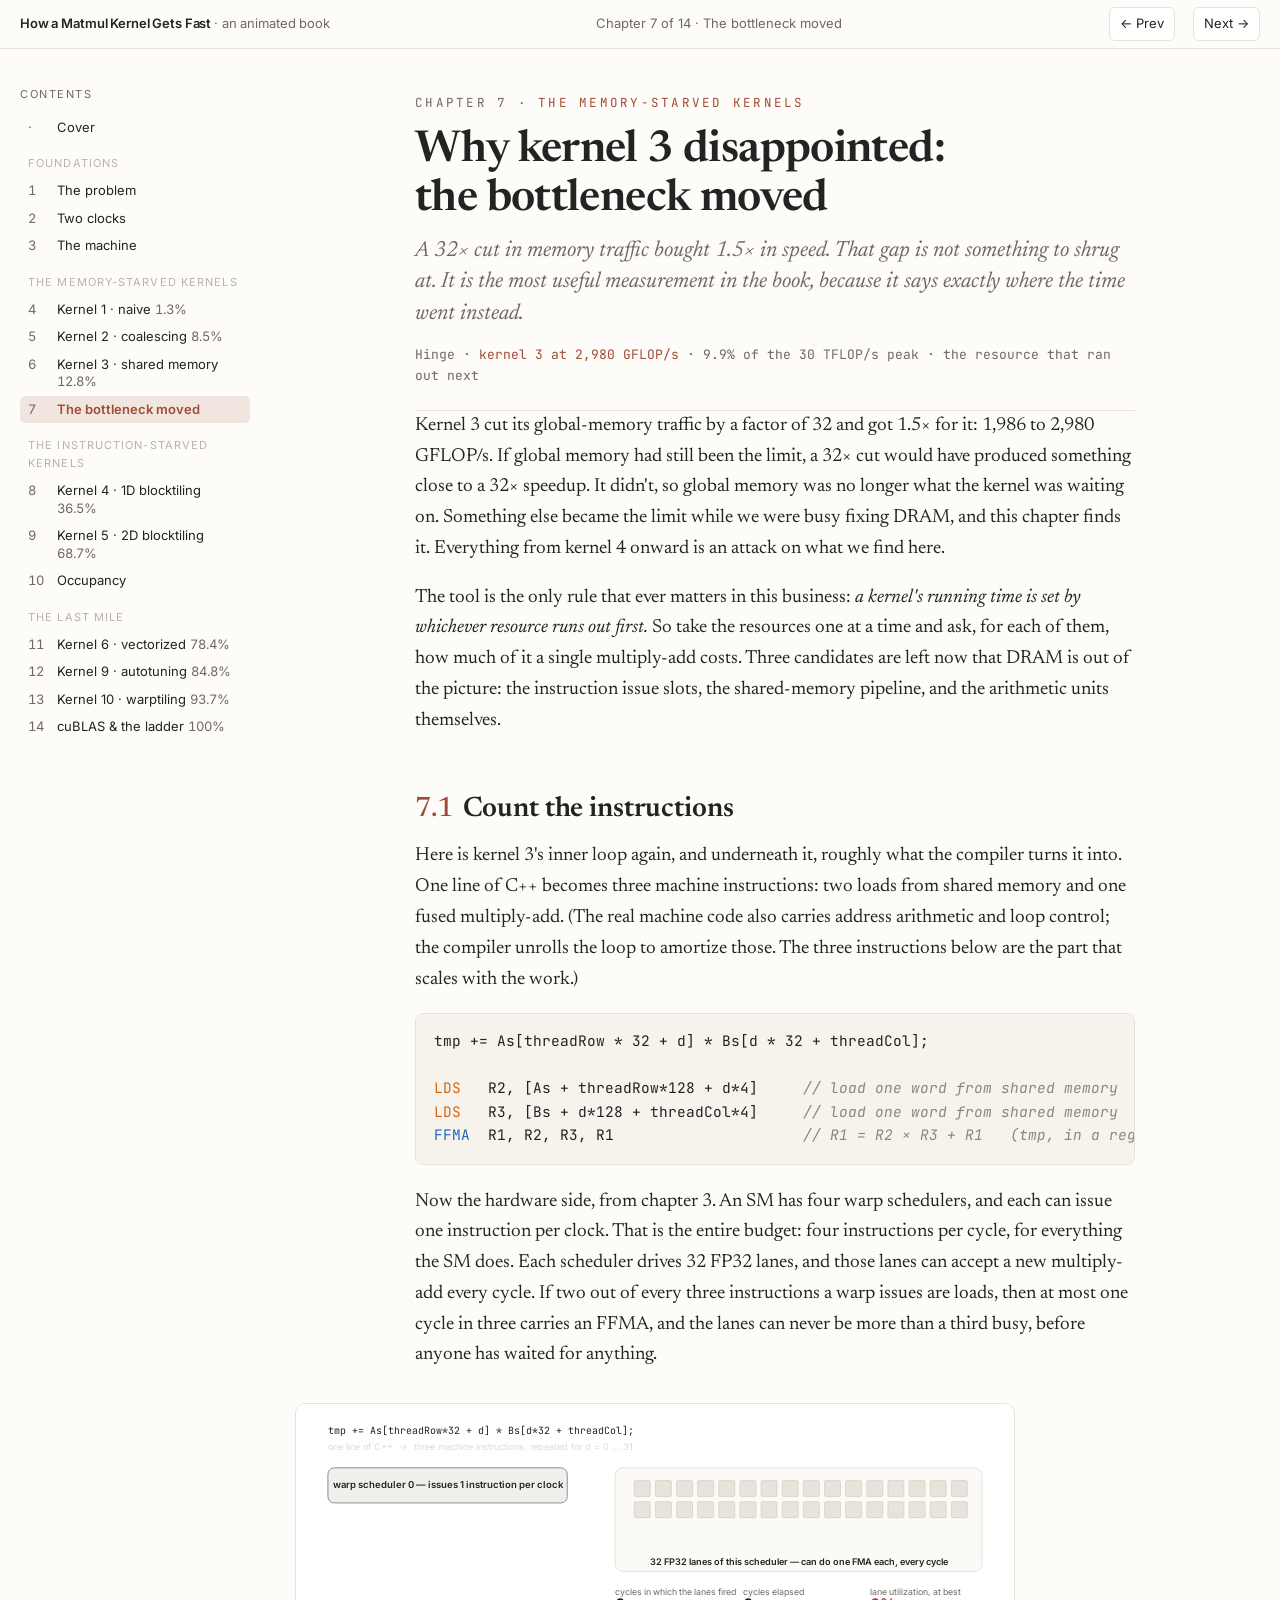
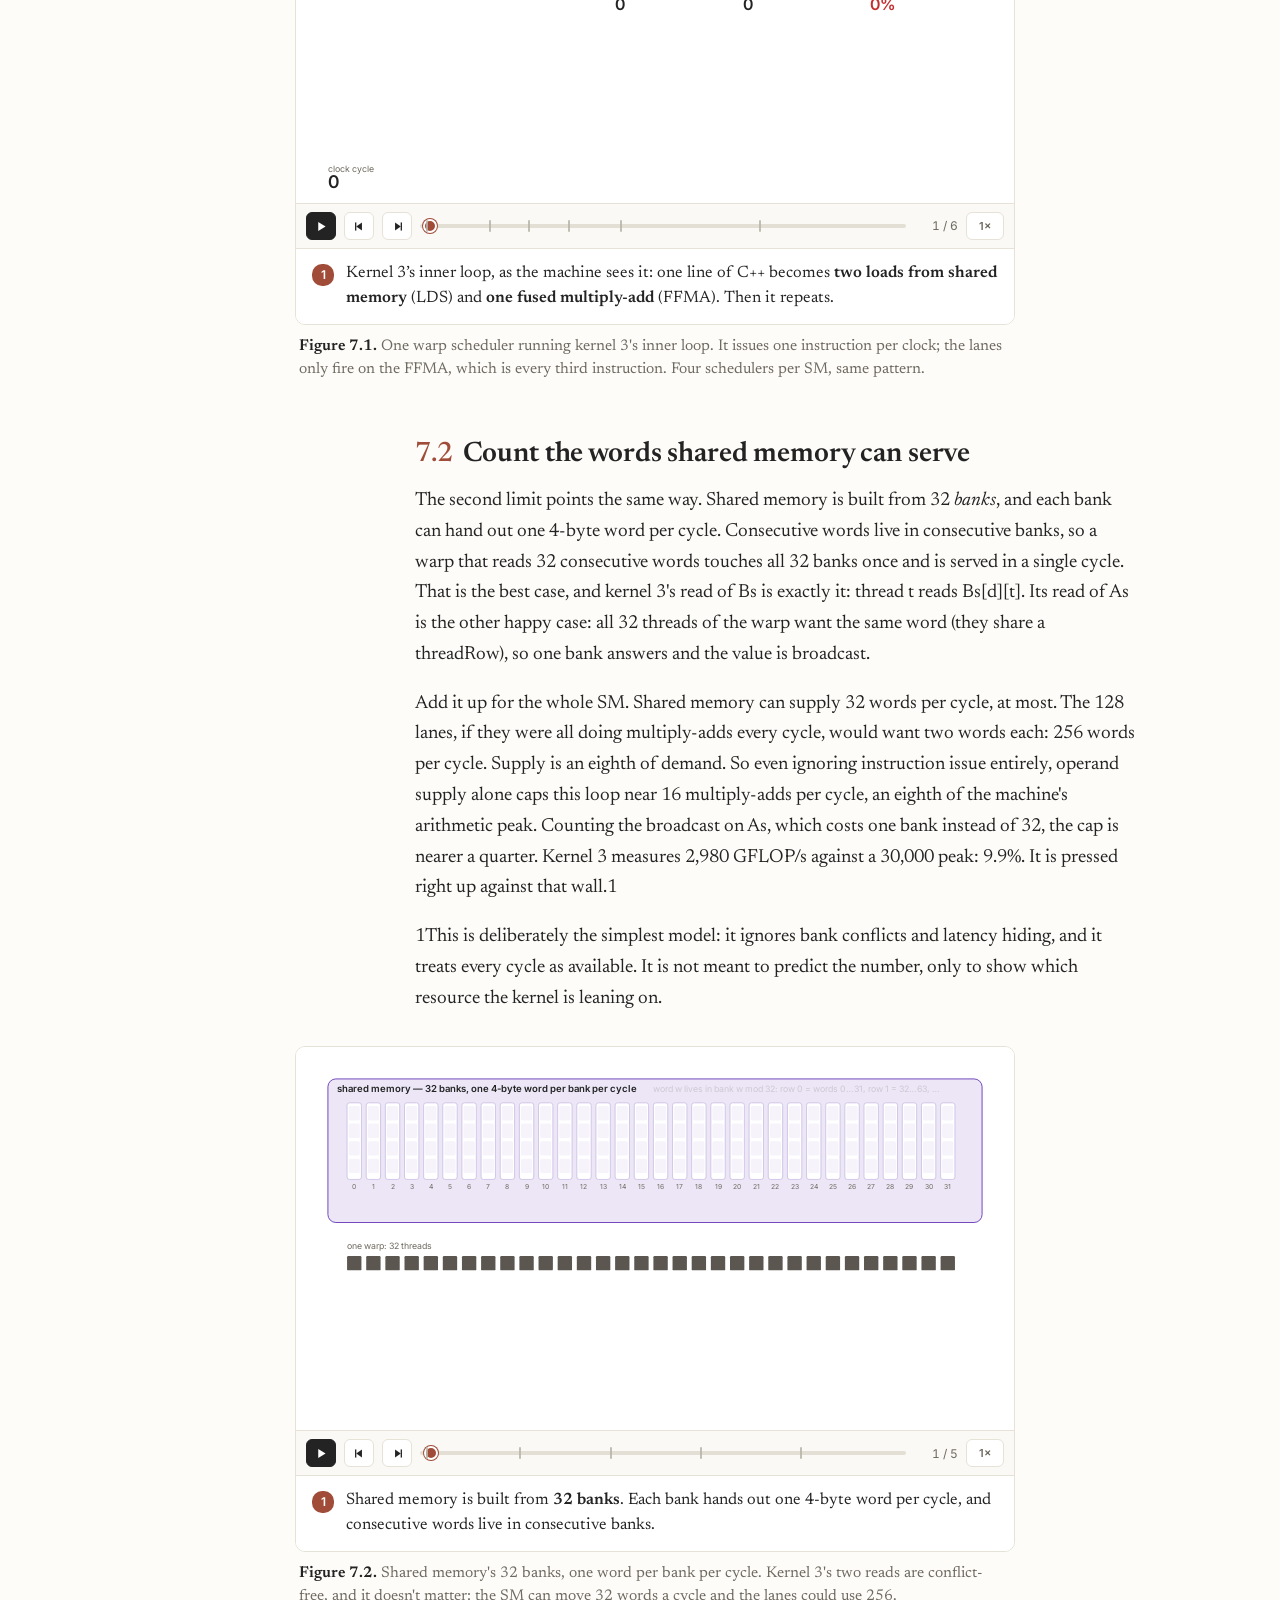
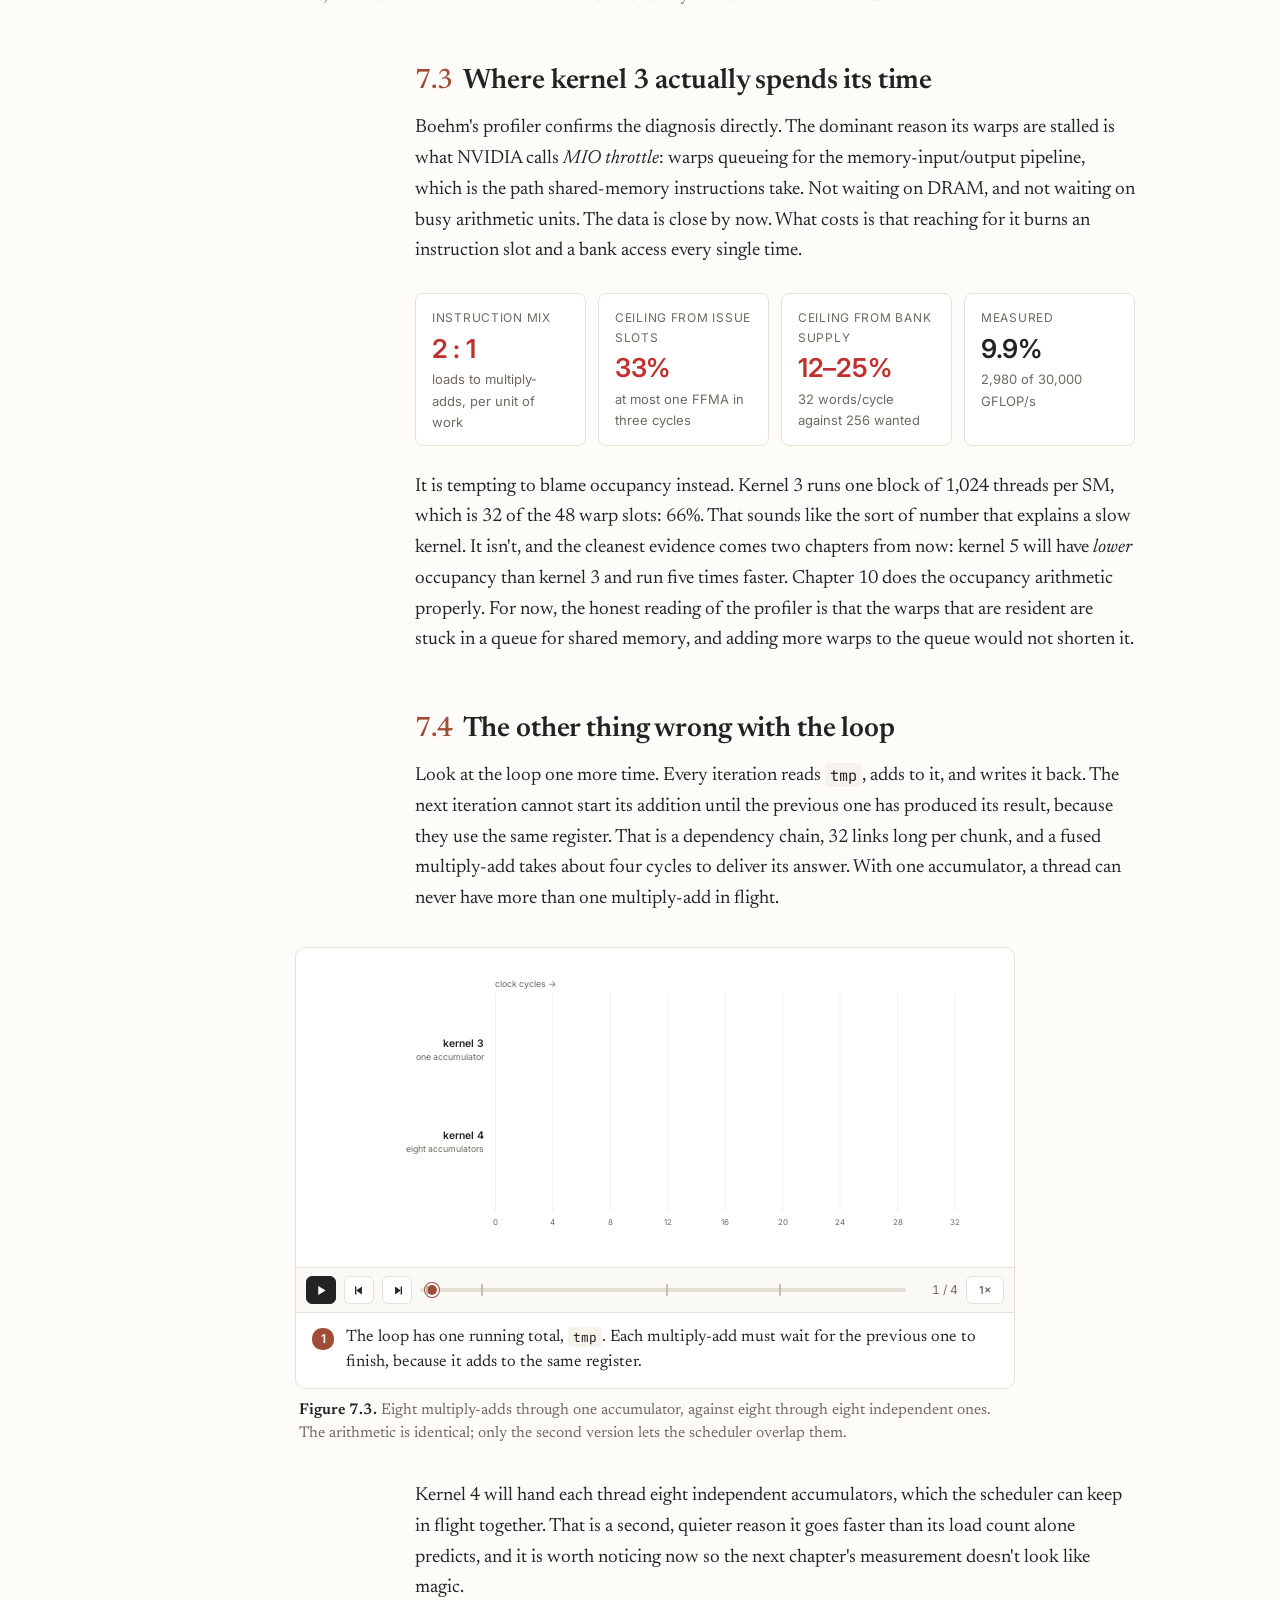
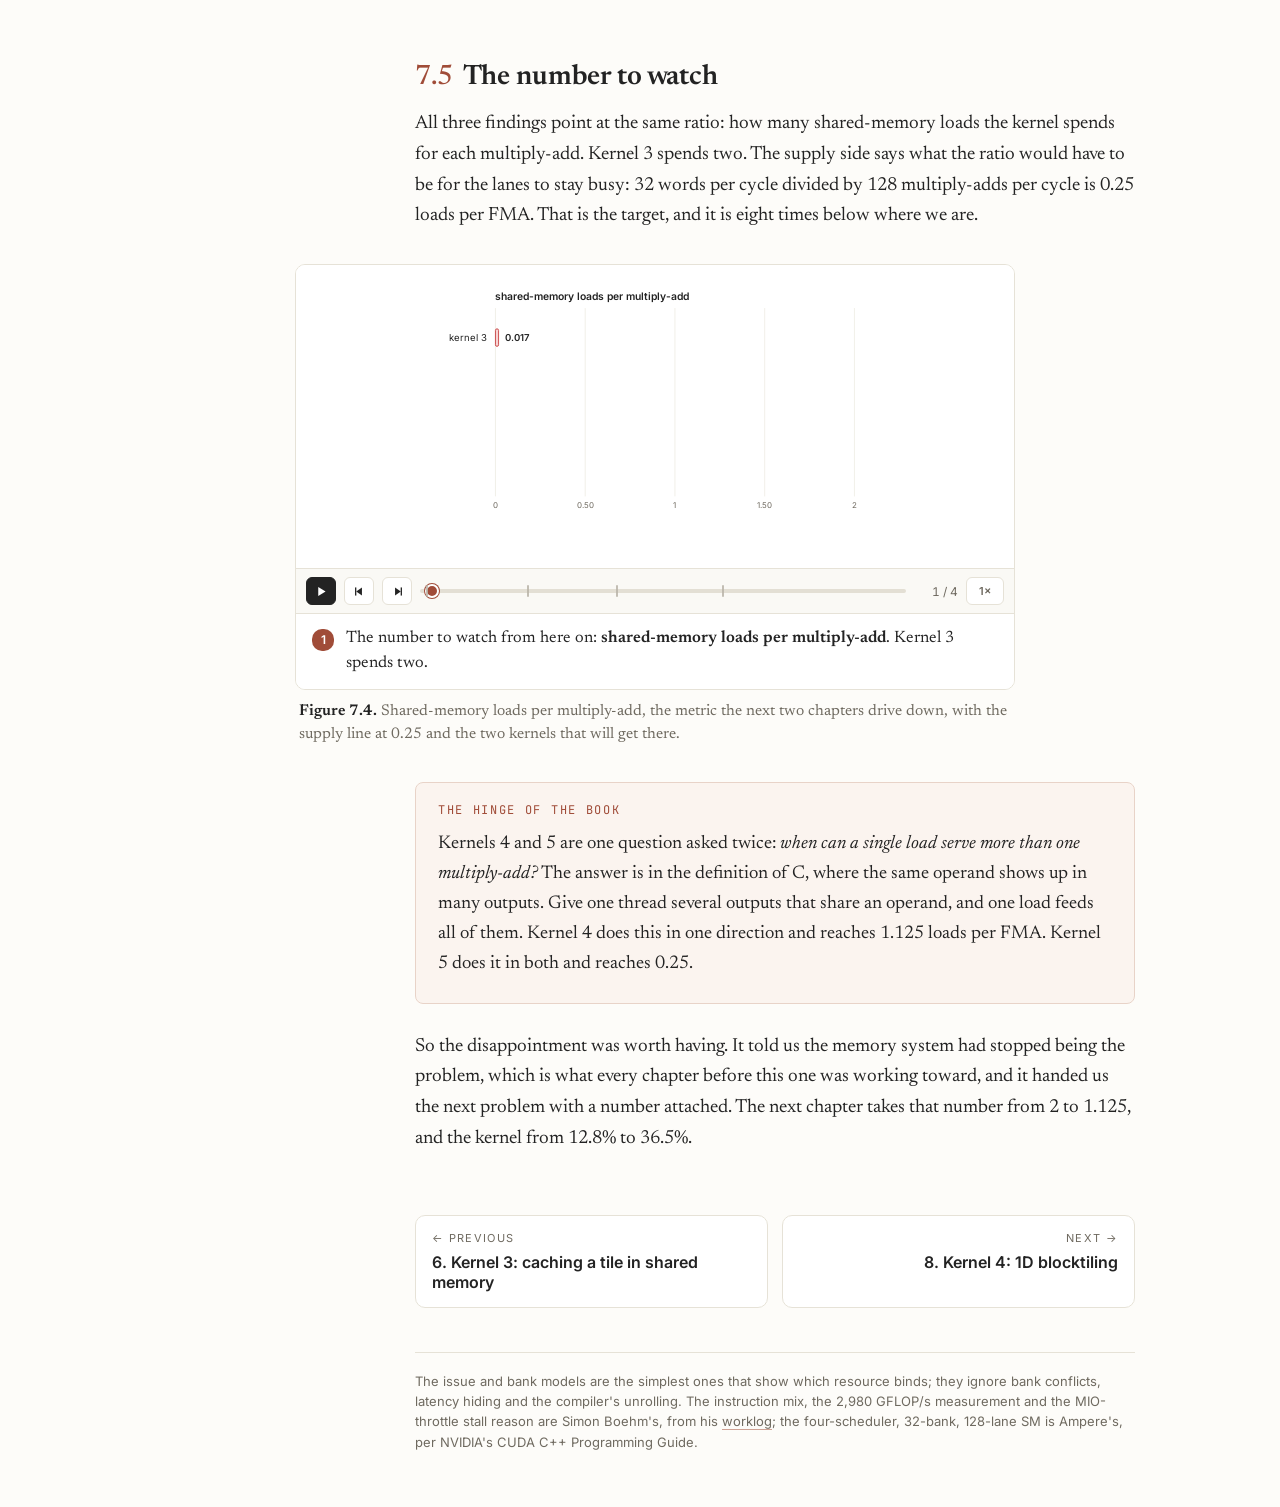
<file: ch07-the-bottleneck-moved.html>
<!doctype html>
<html lang="en">
<head>
<meta charset="utf-8">
<meta name="viewport" content="width=device-width, initial-scale=1">
<title>Why kernel 3 disappointed: the bottleneck moved · How a Matmul Kernel Gets Fast</title>
<link rel="preconnect" href="https://fonts.googleapis.com">
<link rel="stylesheet" href="https://fonts.googleapis.com/css2?family=Newsreader:ital,opsz,wght@0,6..72,400;0,6..72,500;0,6..72,600;1,6..72,400;1,6..72,500&family=Inter:wght@400;500;600&family=JetBrains+Mono:wght@400;500&display=swap">
<link rel="stylesheet" href="assets/book.css?v=6">
</head>
<body>
<div class="frame">
<nav class="side"></nav>
<main>
<article>

<div class="kicker">Chapter 7 · <em>The memory-starved kernels</em></div>
<h1>Why kernel 3 disappointed: the bottleneck moved</h1>
<p class="lede">A 32× cut in memory traffic bought 1.5× in speed. That gap is not something to shrug at. It is the most useful measurement in the book, because it says exactly where the time went instead.</p>
<div class="byline">Hinge · <em>kernel 3 at 2,980 GFLOP/s</em> · 9.9% of the 30 TFLOP/s peak · the resource that ran out next</div>

<p>Kernel 3 cut its global-memory traffic by a factor of 32 and got 1.5× for it: 1,986 to 2,980 GFLOP/s. If global memory had still been the limit, a 32× cut would have produced something close to a 32× speedup. It didn't, so global memory was no longer what the kernel was waiting on. Something else became the limit while we were busy fixing DRAM, and this chapter finds it. Everything from kernel 4 onward is an attack on what we find here.</p>

<p>The tool is the only rule that ever matters in this business: <em>a kernel's running time is set by whichever resource runs out first.</em> So take the resources one at a time and ask, for each of them, how much of it a single multiply-add costs. Three candidates are left now that DRAM is out of the picture: the instruction issue slots, the shared-memory pipeline, and the arithmetic units themselves.</p>

<h2><span class="no">7.1</span>Count the instructions</h2>

<p>Here is kernel 3's inner loop again, and underneath it, roughly what the compiler turns it into. One line of C++ becomes three machine instructions: two loads from shared memory and one fused multiply-add. (The real machine code also carries address arithmetic and loop control; the compiler unrolls the loop to amortize those. The three instructions below are the part that scales with the work.)</p>

<pre><code>tmp += As[threadRow * 32 + d] * Bs[d * 32 + threadCol];

<span class="s">LDS</span>   R2, [As + threadRow*128 + d*4]     <span class="c">// load one word from shared memory</span>
<span class="s">LDS</span>   R3, [Bs + d*128 + threadCol*4]     <span class="c">// load one word from shared memory</span>
<span class="f">FFMA</span>  R1, R2, R3, R1                     <span class="c">// R1 = R2 × R3 + R1   (tmp, in a register)</span></code></pre>

<p>Now the hardware side, from chapter 3. An SM has four warp schedulers, and each can issue one instruction per clock. That is the entire budget: four instructions per cycle, for everything the SM does. Each scheduler drives 32 FP32 lanes, and those lanes can accept a new multiply-add every cycle. If two out of every three instructions a warp issues are loads, then at most one cycle in three carries an FFMA, and the lanes can never be more than a third busy, before anyone has waited for anything.</p>

<figure class="wide">
  <div id="a-issue"></div>
  <figcaption><b>Figure 7.1.</b> One warp scheduler running kernel 3's inner loop. It issues one instruction per clock; the lanes only fire on the FFMA, which is every third instruction. Four schedulers per SM, same pattern.</figcaption>
</figure>

<h2><span class="no">7.2</span>Count the words shared memory can serve</h2>

<p>The second limit points the same way. Shared memory is built from 32 <em>banks</em>, and each bank can hand out one 4-byte word per cycle. Consecutive words live in consecutive banks, so a warp that reads 32 consecutive words touches all 32 banks once and is served in a single cycle. That is the best case, and kernel 3's read of Bs is exactly it: thread t reads Bs[d][t]. Its read of As is the other happy case: all 32 threads of the warp want the same word (they share a threadRow), so one bank answers and the value is broadcast.</p>

<p>Add it up for the whole SM. Shared memory can supply 32 words per cycle, at most. The 128 lanes, if they were all doing multiply-adds every cycle, would want two words each: 256 words per cycle. Supply is an eighth of demand. So even ignoring instruction issue entirely, operand supply alone caps this loop near 16 multiply-adds per cycle, an eighth of the machine's arithmetic peak. Counting the broadcast on As, which costs one bank instead of 32, the cap is nearer a quarter. Kernel 3 measures 2,980 GFLOP/s against a 30,000 peak: 9.9%. It is pressed right up against that wall.<span class="snref">1</span></p>
<span class="sn"><span class="no">1</span>This is deliberately the simplest model: it ignores bank conflicts and latency hiding, and it treats every cycle as available. It is not meant to predict the number, only to show which resource the kernel is leaning on.</span>

<figure class="wide">
  <div id="a-banks"></div>
  <figcaption><b>Figure 7.2.</b> Shared memory's 32 banks, one word per bank per cycle. Kernel 3's two reads are conflict-free, and it doesn't matter: the SM can move 32 words a cycle and the lanes could use 256.</figcaption>
</figure>

<h2><span class="no">7.3</span>Where kernel 3 actually spends its time</h2>

<p>Boehm's profiler confirms the diagnosis directly. The dominant reason its warps are stalled is what NVIDIA calls <em>MIO throttle</em>: warps queueing for the memory-input/output pipeline, which is the path shared-memory instructions take. Not waiting on DRAM, and not waiting on busy arithmetic units. The data is close by now. What costs is that reaching for it burns an instruction slot and a bank access every single time.</p>

<div class="ledger">
  <div class="cell bad"><div class="l">Instruction mix</div><div class="v">2 : 1</div><div class="d">loads to multiply-adds, per unit of work</div></div>
  <div class="cell bad"><div class="l">Ceiling from issue slots</div><div class="v">33%</div><div class="d">at most one FFMA in three cycles</div></div>
  <div class="cell bad"><div class="l">Ceiling from bank supply</div><div class="v">12–25%</div><div class="d">32 words/cycle against 256 wanted</div></div>
  <div class="cell"><div class="l">Measured</div><div class="v">9.9%</div><div class="d">2,980 of 30,000 GFLOP/s</div></div>
</div>

<p>It is tempting to blame occupancy instead. Kernel 3 runs one block of 1,024 threads per SM, which is 32 of the 48 warp slots: 66%. That sounds like the sort of number that explains a slow kernel. It isn't, and the cleanest evidence comes two chapters from now: kernel 5 will have <em>lower</em> occupancy than kernel 3 and run five times faster. Chapter 10 does the occupancy arithmetic properly. For now, the honest reading of the profiler is that the warps that are resident are stuck in a queue for shared memory, and adding more warps to the queue would not shorten it.</p>

<h2><span class="no">7.4</span>The other thing wrong with the loop</h2>

<p>Look at the loop one more time. Every iteration reads <code>tmp</code>, adds to it, and writes it back. The next iteration cannot start its addition until the previous one has produced its result, because they use the same register. That is a dependency chain, 32 links long per chunk, and a fused multiply-add takes about four cycles to deliver its answer. With one accumulator, a thread can never have more than one multiply-add in flight.</p>

<figure class="wide">
  <div id="a-chain"></div>
  <figcaption><b>Figure 7.3.</b> Eight multiply-adds through one accumulator, against eight through eight independent ones. The arithmetic is identical; only the second version lets the scheduler overlap them.</figcaption>
</figure>

<p>Kernel 4 will hand each thread eight independent accumulators, which the scheduler can keep in flight together. That is a second, quieter reason it goes faster than its load count alone predicts, and it is worth noticing now so the next chapter's measurement doesn't look like magic.</p>

<h2><span class="no">7.5</span>The number to watch</h2>

<p>All three findings point at the same ratio: how many shared-memory loads the kernel spends for each multiply-add. Kernel 3 spends two. The supply side says what the ratio would have to be for the lanes to stay busy: 32 words per cycle divided by 128 multiply-adds per cycle is 0.25 loads per FMA. That is the target, and it is eight times below where we are.</p>

<figure class="wide">
  <div id="a-metric"></div>
  <figcaption><b>Figure 7.4.</b> Shared-memory loads per multiply-add, the metric the next two chapters drive down, with the supply line at 0.25 and the two kernels that will get there.</figcaption>
</figure>

<div class="key">
  <div class="t">The hinge of the book</div>
  <p>Kernels 4 and 5 are one question asked twice: <em>when can a single load serve more than one multiply-add?</em> The answer is in the definition of C, where the same operand shows up in many outputs. Give one thread several outputs that share an operand, and one load feeds all of them. Kernel 4 does this in one direction and reaches 1.125 loads per FMA. Kernel 5 does it in both and reaches 0.25.</p>
</div>

<p>So the disappointment was worth having. It told us the memory system had stopped being the problem, which is what every chapter before this one was working toward, and it handed us the next problem with a number attached. The next chapter takes that number from 2 to 1.125, and the kernel from 12.8% to 36.5%.</p>

<div class="pager"></div>
<div class="colophon">The issue and bank models are the simplest ones that show which resource binds; they ignore bank conflicts, latency hiding and the compiler's unrolling. The instruction mix, the 2,980 GFLOP/s measurement and the MIO-throttle stall reason are Simon Boehm's, from his <a href="https://siboehm.com/articles/22/CUDA-MMM">worklog</a>; the four-scheduler, 32-bank, 128-lane SM is Ampere's, per NVIDIA's CUDA C++ Programming Guide.</div>

</article>
</main>
</div>

<script src="assets/anim.js?v=6"></script>
<script src="assets/nav.js?v=6"></script>
<script>
(function () {
  const K = MB.color;

  // ------------------------------------------------------------ 7.1 the issue slot
  (function () {
    const S = MB.scene('a-issue', { w: 900, h: 500, title: 'One warp scheduler issuing kernel 3’s inner loop' });
    const tl = S.tl;
    // left: the instruction stream
    const cpp = S.text({ x: 40, y: 34, text: 'tmp += As[threadRow*32 + d] * Bs[d*32 + threadCol];', font: 'mono', size: 12.5, fill: K.ink });
    const cppNote = S.text({ x: 40, y: 54, text: 'one line of C++  →  three machine instructions, repeated for d = 0 … 31', size: 11.5, fill: K.muted, opacity: 0 });
    const SCH = S.membox({ x: 40, y: 80, w: 300, h: 44, label: 'warp scheduler 0 — issues 1 instruction per clock', labelPos: 'center', labelSize: 12, fill: K.greyfill, stroke: K.grey, rx: 8 });
    const instrs = [];
    const names = ['LDS   As', 'LDS   Bs', 'FFMA'];
    for (let i = 0; i < 12; i++) {
      const isF = i % 3 === 2;
      const y = 150 + i * 24;
      const g = S.group({ tx: 40, ty: y, opacity: 0 });
      g.rect({ x: 0, y: -10, w: 300, h: 21, fill: isF ? K.tealfill : '#fff', stroke: isF ? K.teal : K.rule, rx: 4 });
      g.text({ x: 12, y: 0.5, text: names[i % 3], font: 'mono', size: 12, fill: isF ? K.teal : K.ink, weight: isF ? 600 : 400 });
      g.text({ x: 288, y: 0.5, text: isF ? 'arithmetic' : 'operand fetch', anchor: 'end', size: 10.5, fill: isF ? K.teal : K.muted });
      instrs.push(g);
    }
    const ptr = S.text({ x: 24, y: 150, text: '▶', size: 12, fill: K.accent, opacity: 0 });
    const cyc = S.counter({ x: 40, y: 458, label: 'clock cycle', value: 0, size: 22 });
    // right: the lanes
    const LB = S.membox({ x: 400, y: 80, w: 460, h: 130, label: '32 FP32 lanes of this scheduler — can do one FMA each, every cycle', labelPos: 'bottom', labelSize: 11.5, fill: '#fbfaf7', stroke: K.rule, rx: 10 });
    const lanes = S.threads({ x: 424, y: 96, n: 32, size: 20, gap: 6.5, perRow: 16, fill: '#e7e4dc', stroke: '#cfcabf' });
    const busy = S.counter({ x: 400, y: 236, label: 'cycles in which the lanes fired', value: 0, size: 20, format: v => MB.fmt(v) });
    const of = S.counter({ x: 560, y: 236, label: 'cycles elapsed', value: 0, size: 20 });
    const pct = S.counter({ x: 720, y: 236, label: 'lane utilization, at best', value: 0, size: 20, fill: K.red, format: v => v.toFixed(0) + '%' });
    // bottom: four schedulers
    const four = [];
    for (let i = 0; i < 4; i++) {
      const g = S.group({ tx: 400 + i * 116, ty: 300, opacity: 0 });
      g.rect({ x: 0, y: 0, w: 104, h: 62, fill: '#fff', stroke: K.rule, rx: 8 });
      g.text({ x: 52, y: 14, text: 'scheduler ' + i, anchor: 'middle', size: 10.5, fill: K.muted });
      const t = S._threads(g.node, { x: 8, y: 26, n: 32, size: 4.2, gap: 1.3, perRow: 16, fill: '#e7e4dc' });
      four.push({ g, t });
    }
    const fourNote = S.text({ x: 400, y: 386, text: '4 schedulers × 1 instruction per clock = the whole issue budget', size: 11.5, fill: K.ink, opacity: 0 });
    const fourNote2 = S.text({ x: 400, y: 404, text: '2 of every 3 are loads → at most ⅓ of the 128 lanes ever busy', size: 11.5, fill: K.red, weight: 600, opacity: 0 });

    tl.step('Kernel 3’s inner loop, as the machine sees it: one line of C++ becomes <b>two loads from shared memory</b> (LDS) and <b>one fused multiply-add</b> (FFMA). Then it repeats.');
    tl.show(cppNote, 0.3);
    tl.show(instrs.slice(0, 3), 0.25, { stagger: 0.15 });
    tl.wait(1.6);

    let fired = 0;
    function cycle(i, dur, hold) {
      tl.set(ptr, { opacity: 1 });
      tl.to(ptr, { y: 150 + i * 24 }, 0.12);
      tl.to(cyc.num, { value: i + 1 }, 0.1, { at: '<' });
      tl.to(of.num, { value: i + 1 }, 0.1, { at: '<' });
      if (i % 3 === 2) {
        fired++;
        tl.to(lanes.items, { fill: K.teal, stroke: K.teal }, 0.08, { at: '<' });
        tl.to(busy.num, { value: fired }, 0.1, { at: '<' });
        tl.to(pct.num, { value: 100 * fired / (i + 1) }, 0.15, { at: '<' });
        tl.to(lanes.items, { fill: '#e7e4dc', stroke: '#cfcabf' }, 0.15, { at: '<+' + Math.max(0.12, dur * 0.55) });
      } else {
        tl.to(pct.num, { value: 100 * fired / (i + 1) }, 0.15, { at: '<' });
      }
      tl.wait(hold);
    }
    tl.step('Cycle 1: the scheduler issues the first LDS. The 32 lanes have nothing to do.');
    cycle(0, 0.5, 1.4);
    tl.step('Cycle 2: the second LDS. Still nothing for the lanes.');
    cycle(1, 0.5, 1.4);
    tl.step('Cycle 3: FFMA. All 32 lanes fire, once. One useful cycle out of three.');
    cycle(2, 0.5, 1.6);
    tl.step('Repeat. Over twelve cycles the lanes fire four times: <b>a third of the time at best</b>, and that is before anyone has waited for a load to arrive.');
    tl.show(instrs.slice(3), 0.2, { stagger: 0.05 });
    for (let i = 3; i < 12; i++) cycle(i, 0.32, 0.22);
    tl.wait(1.0);

    tl.step('An SM has <b>four</b> schedulers, each with 32 lanes. Four instructions per cycle is the whole issue budget for everything the SM does. Spend two of every three on loads, and at most a third of the 128 lanes can be busy.');
    tl.show(four, 0.3, { stagger: 0.1 });
    for (let c = 0; c < 6; c++) {
      four.forEach((f, i) => {
        const at = c === 0 && i === 0 ? undefined : '<';
        tl.to(f.t.items, { fill: (c + i) % 3 === 2 ? K.teal : '#e7e4dc' }, 0.12, { at });
      });
      tl.wait(0.22);
    }
    tl.show([fourNote, fourNote2], 0.4);
    tl.wait(3.0);
    S.finish();
  })();

  // ------------------------------------------------------------ 7.2 the banks
  (function () {
    const S = MB.scene('a-banks', { w: 900, h: 480, title: 'Shared memory’s 32 banks' });
    const tl = S.tl;
    const bx = 60, by = 70, bw = 18, bgap = 6, bh = 96;
    const SM = S.membox({ x: 40, y: 40, w: 820, h: 180, label: 'shared memory — 32 banks, one 4-byte word per bank per cycle', labelPos: 'topleft', labelSize: 12, fill: K.purplefill, stroke: K.purple, rx: 10 });
    const banks = [], words = [];
    for (let b = 0; b < 32; b++) {
      const x = bx + b * (bw + bgap) + 4;
      banks.push(S.rect({ x, y: by, w: bw, h: bh, fill: '#fff', stroke: '#c8bde3', rx: 3 }));
      S.text({ x: x + bw / 2, y: by + bh + 10, text: '' + b, anchor: 'middle', size: 8.5, fill: K.muted });
      const col = [];
      for (let r = 0; r < 4; r++) col.push(S.rect({ x: x + 2, y: by + 4 + r * 22, w: bw - 4, h: 18, fill: '#f6f3fb', stroke: 'none', rx: 2 }));
      words.push(col);
    }
    const wordLbl = S.text({ x: 448, y: 54, text: 'word w lives in bank w mod 32: row 0 = words 0…31, row 1 = 32…63, …', size: 11, fill: K.muted, opacity: 0 });
    // the warp
    const W = S.threads({ x: 60 + 4, y: 262, n: 32, size: 18, gap: 6, fill: '#5b5750' });
    S.text({ x: 64, y: 250, text: 'one warp: 32 threads', size: 11, fill: K.muted });
    const lines = [];
    for (let t = 0; t < 32; t++) {
      const [tx0, ty0] = W.center(t);
      lines.push(S.line({ x1: tx0, y1: ty0 - 9, x2: tx0, y2: by + bh, stroke: K.B, sw: 1.2, opacity: 0 }));
    }
    const req = S.text({ x: 60, y: 300, text: '', font: 'mono', size: 12.5, fill: K.ink });
    const reqNote = S.text({ x: 60, y: 320, text: '', size: 11.5, fill: K.muted });
    // supply vs demand bars
    const supply = S.bar({ x: 300, y: 360, w: 0, h: 16, fill: K.purplefill, stroke: K.purple, label: 'shared memory can supply', value: 0, format: v => MB.fmt(v) + ' words / cycle', opacity: 0 });
    const demand = S.bar({ x: 300, y: 388, w: 0, h: 16, fill: K.tealfill, stroke: K.teal, label: '128 lanes want (2 per FMA)', value: 0, format: v => MB.fmt(v) + ' words / cycle', opacity: 0 });
    const cap = S.text({ x: 60, y: 436, text: '', size: 12.5, fill: K.ink, weight: 600 });
    const cap2 = S.text({ x: 60, y: 456, text: '', size: 11.5, fill: K.muted });

    tl.step('Shared memory is built from <b>32 banks</b>. Each bank hands out one 4-byte word per cycle, and consecutive words live in consecutive banks.');
    tl.show(wordLbl, 0.3);
    tl.to(banks, { fill: '#ece6f7' }, 0.12, { stagger: 0.03 });
    tl.to(words.map(c => c[0]), { fill: '#d9cdf0' }, 0.12, { at: '<', stagger: 0.03 });
    tl.to(banks, { fill: '#fff' }, 0.3);
    tl.wait(1.4);

    tl.step('A warp reading <b>Bs[d][threadCol]</b>: thread t reads word t, so the 32 requests land in 32 different banks. Every bank answers at once. One cycle, no conflict.');
    tl.set(req, { text: 'Bs[d][threadCol]   →   32 consecutive words' });
    tl.set(reqNote, { text: '32 banks, 1 word each: served in 1 cycle (the best case)' });
    tl.show(lines, 0.15, { stagger: 0.02 });
    tl.to(words.map(c => c[1]), { fill: K.Bfill, stroke: K.B, sw: 1 }, 0.15, { at: '<+0.3', stagger: 0.02 });
    tl.wait(1.6);
    tl.hide(lines, 0.3);
    tl.to(words.map(c => c[1]), { fill: '#f6f3fb', stroke: 'none' }, 0.3, { at: '<' });

    tl.step('A warp reading <b>As[threadRow][d]</b>: every thread in the warp shares a threadRow, so all 32 want the <b>same</b> word. One bank answers, and the value is broadcast. Also one cycle.');
    tl.set(req, { text: 'As[threadRow][d]   →   the same word for all 32 threads' });
    tl.set(reqNote, { text: '1 bank, 1 word, broadcast to 32 threads: served in 1 cycle' });
    const target = bx + 5 * (bw + bgap) + 4 + bw / 2;
    lines.forEach((l, t) => tl.to(l, { x2: target, opacity: 1 }, 0.4, { at: t === 0 ? '>' : '<+0.015' }));
    tl.to(words[5][2], { fill: K.Afill, stroke: K.A, sw: 1 }, 0.2);
    tl.wait(1.6);
    tl.hide(lines, 0.3);
    lines.forEach((l, t) => tl.set(l, { x2: W.center(t)[0] }, '<'));
    tl.to(words[5][2], { fill: '#f6f3fb', stroke: 'none' }, 0.3, { at: '<' });

    tl.step('So the SM’s shared memory can deliver at most <b>32 words per cycle</b>. The 128 lanes, doing a multiply-add each with two loads apiece, would want <b>256</b>. Supply is an eighth of demand.');
    tl.set(req, { text: '' }); tl.set(reqNote, { text: '' });
    tl.show([supply, demand], 0.3);
    supply.grow(tl, 60, 32, 0.6);
    demand.grow(tl, 480, 256, 1.0);
    tl.wait(1.4);

    tl.step('That caps this loop near <b>16 multiply-adds per cycle</b>, an eighth of the machine — or about a quarter once the broadcast is counted. Measured: <b>9.9%</b>. Kernel 3 is pressed against shared-memory supply, not against DRAM.');
    tl.set(cap, { text: 'supply ÷ demand:  32 / 256 = 12.5% of the lanes fed (2 words per FMA)   ·   ≈ 25% counting the As broadcast   ·   measured 9.9%' });
    tl.set(cap2, { text: 'Boehm’s profiler: the dominant stall reason is “MIO throttle” — warps queueing for the shared-memory pipeline.' });
    tl.wait(3.2);
    S.finish();
  })();

  // ------------------------------------------------------------ 7.3 the dependency chain
  (function () {
    const S = MB.scene('a-chain', { w: 900, h: 400, title: 'One accumulator against eight' });
    const tl = S.tl;
    const x0 = 250, cyc = 18, LAT = 4;
    // axis
    S.text({ x: x0, y: 46, text: 'clock cycles →', size: 11, fill: K.muted });
    for (let c = 0; c <= 32; c += 4) {
      S.line({ x1: x0 + c * cyc, y1: 56, x2: x0 + c * cyc, y2: 330, stroke: '#eeebe3', sw: 1 });
      S.text({ x: x0 + c * cyc, y: 344, text: '' + c, anchor: 'middle', size: 10, fill: K.muted });
    }
    S.text({ x: x0 - 14, y: 120, text: 'kernel 3', anchor: 'end', size: 13, fill: K.ink, weight: 600 });
    S.text({ x: x0 - 14, y: 137, text: 'one accumulator', anchor: 'end', size: 11, fill: K.muted });
    S.text({ x: x0 - 14, y: 236, text: 'kernel 4', anchor: 'end', size: 13, fill: K.ink, weight: 600 });
    S.text({ x: x0 - 14, y: 253, text: 'eight accumulators', anchor: 'end', size: 11, fill: K.muted });
    const serial = [], par = [];
    for (let i = 0; i < 8; i++) {
      const g = S.group({ tx: x0 + i * LAT * cyc, ty: 100, opacity: 0 });
      g.rect({ x: 1, y: 0, w: LAT * cyc - 2, h: 30, fill: K.tealfill, stroke: K.teal, rx: 4 });
      g.text({ x: LAT * cyc / 2, y: 15.5, text: 'FMA ' + (i + 1), anchor: 'middle', size: 10.5, fill: K.teal, weight: 600 });
      serial.push(g);
      const h = S.group({ tx: x0 + i * cyc, ty: 190 + i * 11, opacity: 0 });
      h.rect({ x: 1, y: 0, w: LAT * cyc - 2, h: 9, fill: K.tealfill, stroke: K.teal, rx: 2 });
      par.push(h);
    }
    const sDone = S.text({ x: x0 + 32 * cyc + 8, y: 115, text: '', size: 12, fill: K.red, weight: 600 });
    const pDone = S.text({ x: x0 + 11 * cyc + 8, y: 240, text: '', size: 12, fill: K.green, weight: 600 });
    const dep = S.text({ x: x0, y: 160, text: '', size: 11.5, fill: K.muted });
    const dep2 = S.text({ x: x0, y: 300, text: '', size: 11.5, fill: K.muted });

    tl.step('The loop has one running total, <code>tmp</code>. Each multiply-add must wait for the previous one to finish, because it adds to the same register.');
    tl.wait(1.2);
    tl.step('A fused multiply-add takes about <b>four cycles</b> to deliver its result. One accumulator means one FMA in flight at a time: eight of them take 32 cycles.');
    serial.forEach((g, i) => { tl.show(g, 0.2, { at: i === 0 ? '>' : '<+0.32' }); });
    tl.set(dep, { text: 'each FMA starts only when the previous result is ready: a chain 32 links long per chunk' });
    tl.set(sDone, { text: '32 cycles' });
    tl.wait(1.6);
    tl.step('Give the thread <b>eight independent totals</b> and the scheduler can issue the next FMA before the previous one has finished. The same eight FMAs are done in 11 cycles.');
    par.forEach((g, i) => { tl.show(g, 0.15, { at: i === 0 ? '>' : '<+0.1' }); });
    tl.set(dep2, { text: 'no FMA waits for another: up to eight in flight, one issued per cycle' });
    tl.set(pDone, { text: '11 cycles' });
    tl.wait(1.6);
    tl.step('Kernel 4 does exactly this. It is a second, quieter reason it will run faster than its load count alone predicts.');
    tl.wait(2.6);
    S.finish();
  })();

  // ------------------------------------------------------------ 7.4 the metric
  (function () {
    const S = MB.scene('a-metric', { w: 900, h: 380, title: 'Shared-memory loads per multiply-add' });
    const tl = S.tl;
    const x0 = 250, scale = 225; // px per 1.0 loads/FMA
    S.text({ x: x0, y: 40, text: 'shared-memory loads per multiply-add', size: 13, fill: K.ink, weight: 600 });
    for (let v = 0; v <= 2; v += 0.5) {
      S.line({ x1: x0 + v * scale, y1: 54, x2: x0 + v * scale, y2: 290, stroke: '#eeebe3', sw: 1 });
      S.text({ x: x0 + v * scale, y: 302, text: v.toFixed(v % 1 ? 2 : 0), anchor: 'middle', size: 10, fill: K.muted });
    }
    const k3 = S.bar({ x: x0, y: 80, w: 0, h: 22, fill: K.redfill, stroke: K.red, label: 'kernel 3', value: 0, format: v => v.toFixed(3) });
    const k4 = S.bar({ x: x0, y: 150, w: 0, h: 22, fill: '#fff', stroke: K.A, label: 'kernel 4 (chapter 8)', value: 0, format: v => v.toFixed(3), opacity: 0 });
    const k5 = S.bar({ x: x0, y: 220, w: 0, h: 22, fill: '#fff', stroke: K.B, label: 'kernel 5 (chapter 9)', value: 0, format: v => v.toFixed(3), opacity: 0 });
    k4.rect.setNow({ dash: '5 4' }); k5.rect.setNow({ dash: '5 4' });
    const sup = S.line({ x1: x0 + 0.25 * scale, y1: 60, x2: x0 + 0.25 * scale, y2: 290, stroke: K.purple, sw: 2, dash: '6 4', opacity: 0 });
    const supL = S.text({ x: x0 + 0.25 * scale + 8, y: 64, text: 'what 32 words/cycle can feed 128 lanes: 0.25', size: 11.5, fill: K.purple, weight: 600, opacity: 0 });
    const m3 = S.text({ x: 860, y: 91, text: '', anchor: 'end', size: 12, fill: K.muted });
    const m4 = S.text({ x: 860, y: 161, text: '', anchor: 'end', size: 12, fill: K.muted });
    const m5 = S.text({ x: 860, y: 231, text: '', anchor: 'end', size: 12, fill: K.muted });
    const note = S.text({ x: x0, y: 340, text: '', size: 12.5, fill: K.ink, weight: 600 });

    tl.step('The number to watch from here on: <b>shared-memory loads per multiply-add</b>. Kernel 3 spends two.');
    k3.grow(tl, 2 * scale, 2, 0.9);
    tl.set(m3, { text: '2,980 GFLOP/s' });
    tl.wait(1.4);
    tl.step('What the supply can sustain if all 128 lanes are to stay busy: 32 words per cycle ÷ 128 FMAs per cycle = <b>0.25</b>. Eight times below where we are.');
    tl.show([sup, supL], 0.4);
    tl.wait(1.6);
    tl.step('Kernel 4 gets to <b>1.125</b> by making one loaded B value serve eight multiply-adds: nine loads, eight FMAs.');
    tl.show(k4, 0.2); k4.grow(tl, 1.125 * scale, 1.125, 0.8);
    tl.set(m4, { text: '8,475 GFLOP/s' });
    tl.wait(1.4);
    tl.step('Kernel 5 gets to <b>0.25</b> with an 8 × 8 patch of outputs per thread: sixteen loads, sixty-four FMAs. The next two chapters are that one idea, applied twice.');
    tl.show(k5, 0.2); k5.grow(tl, 0.25 * scale, 0.25, 0.8);
    tl.set(m5, { text: '15,972 GFLOP/s' });
    tl.set(note, { text: 'the mirror image: as loads per FMA fall 2 → 1.125 → 0.25, speed rises 2,980 → 8,475 → 15,972 GFLOP/s' });
    tl.wait(3.0);
    S.finish();
  })();
})();
</script>
</body>
</html>
</file>
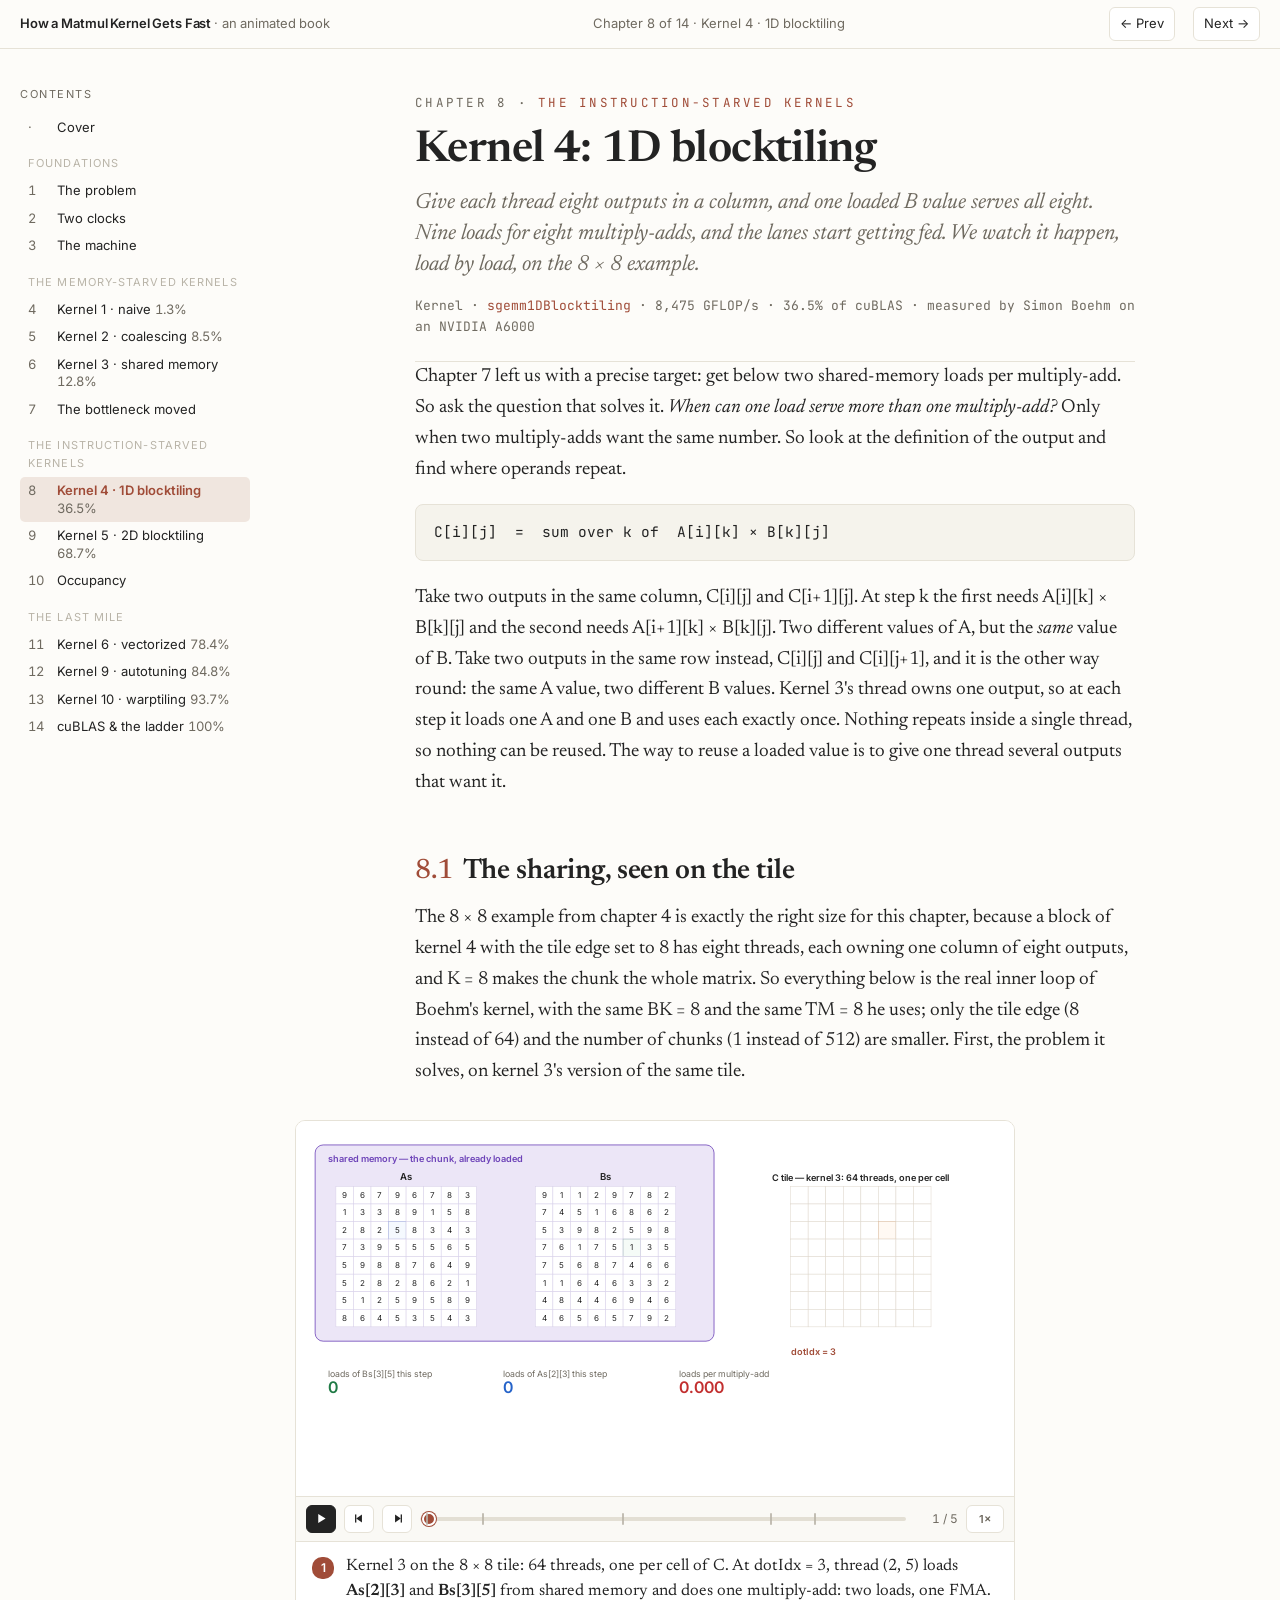
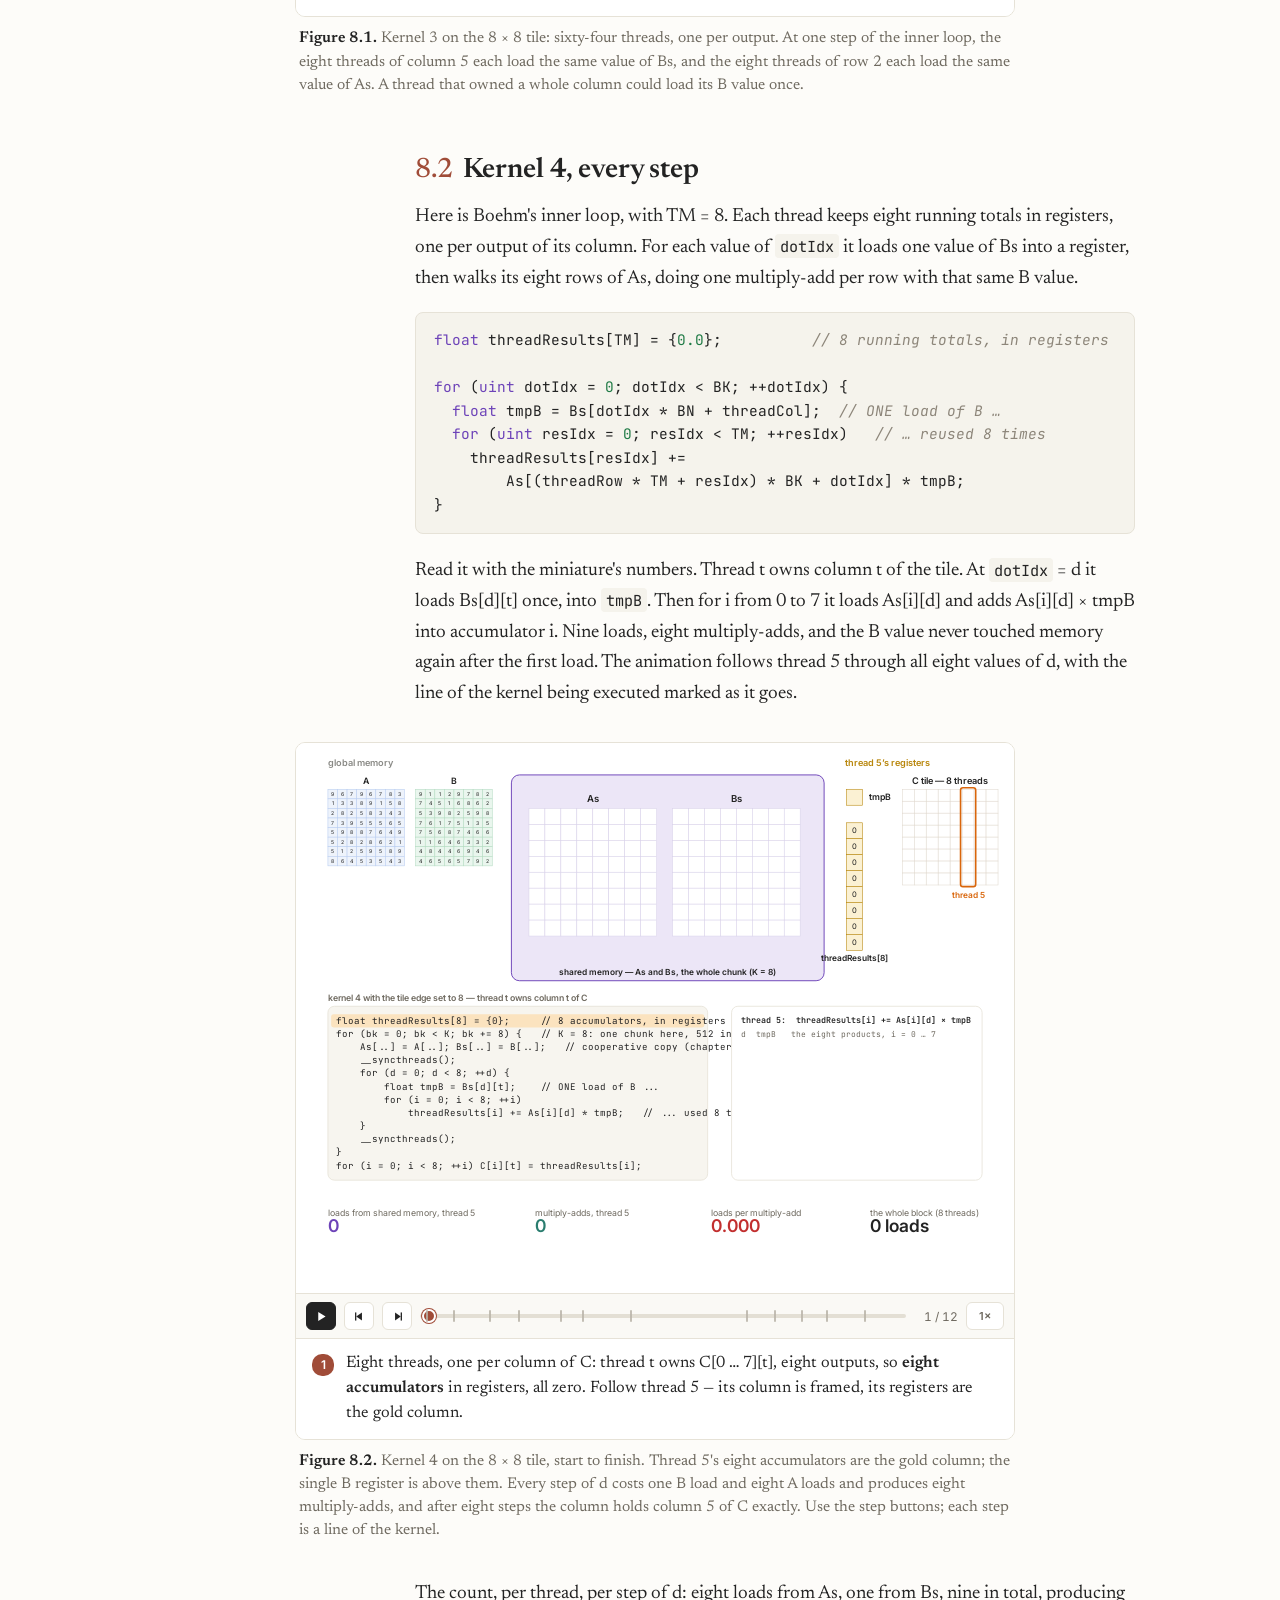
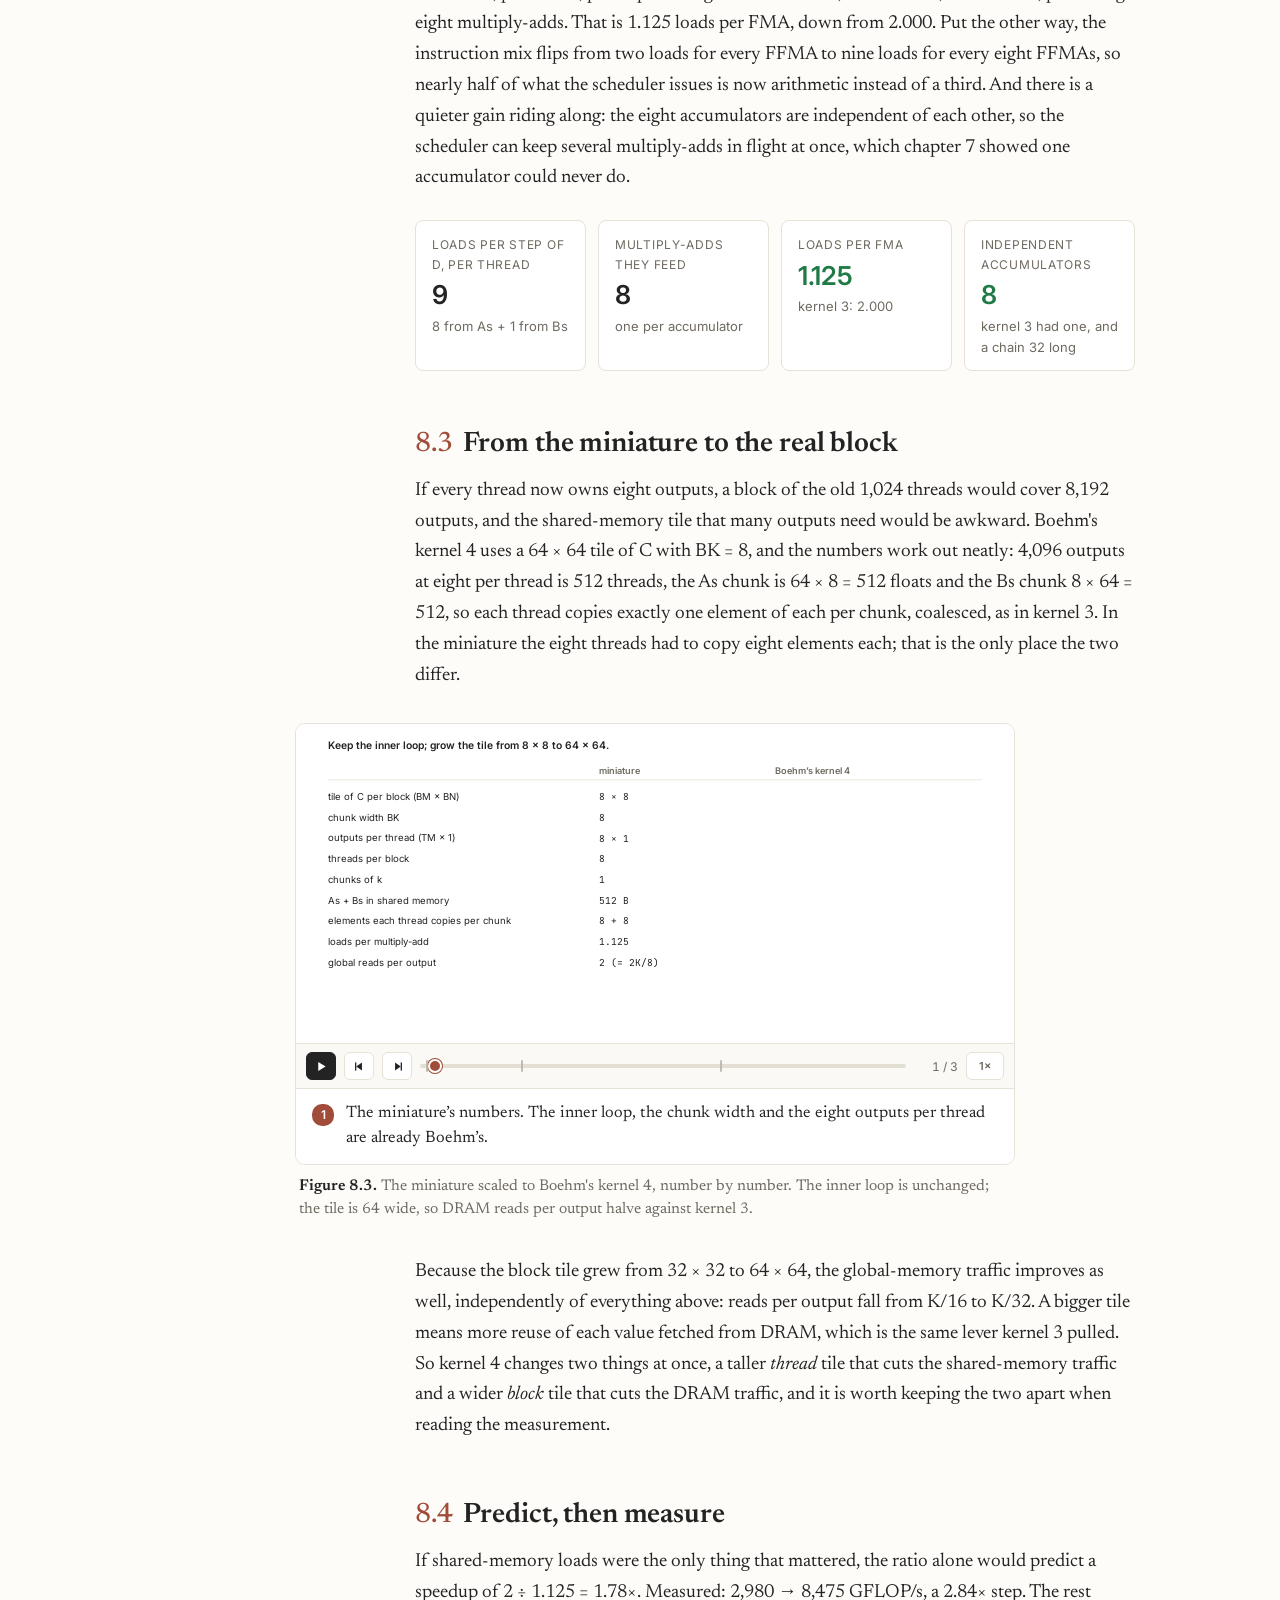
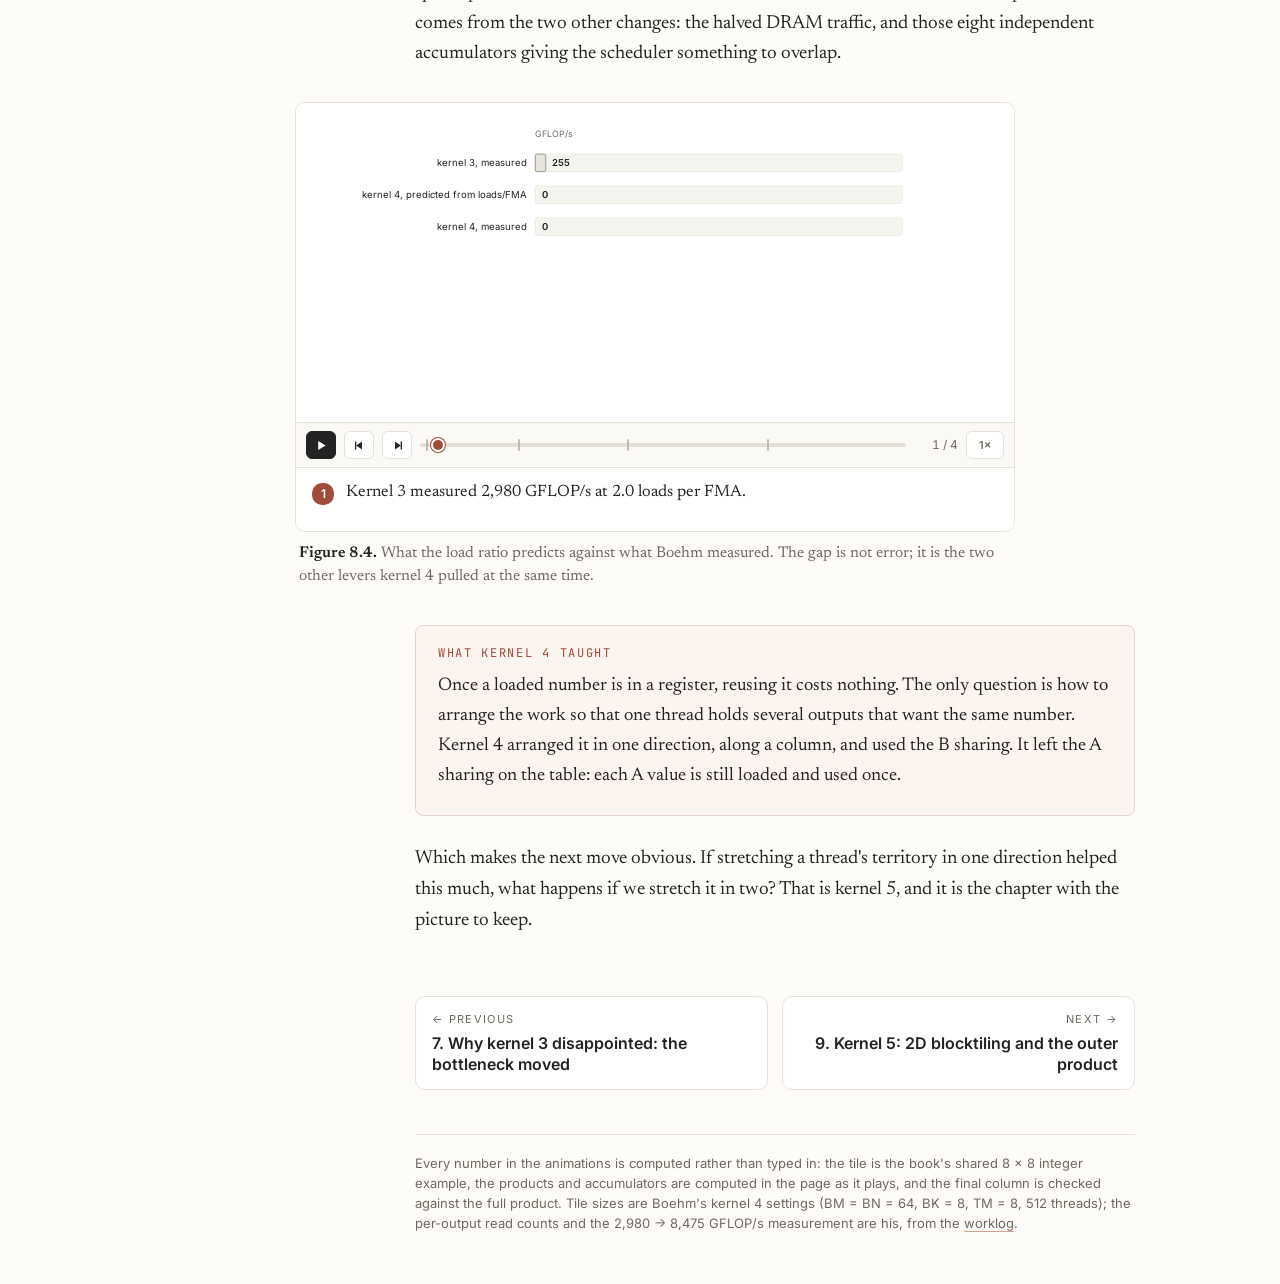
<file: ch08-kernel-4-1d-blocktiling.html>
<!doctype html>
<html lang="en">
<head>
<meta charset="utf-8">
<meta name="viewport" content="width=device-width, initial-scale=1">
<title>Kernel 4: 1D blocktiling · How a Matmul Kernel Gets Fast</title>
<link rel="preconnect" href="https://fonts.googleapis.com">
<link rel="stylesheet" href="https://fonts.googleapis.com/css2?family=Newsreader:ital,opsz,wght@0,6..72,400;0,6..72,500;0,6..72,600;1,6..72,400;1,6..72,500&family=Inter:wght@400;500;600&family=JetBrains+Mono:wght@400;500&display=swap">
<link rel="stylesheet" href="assets/book.css?v=6">
</head>
<body>
<div class="frame">
<nav class="side"></nav>
<main>
<article>

<div class="kicker">Chapter 8 · <em>The instruction-starved kernels</em></div>
<h1>Kernel 4: 1D blocktiling</h1>
<p class="lede">Give each thread eight outputs in a column, and one loaded B value serves all eight. Nine loads for eight multiply-adds, and the lanes start getting fed. We watch it happen, load by load, on the 8 × 8 example.</p>
<div class="byline">Kernel · <em>sgemm1DBlocktiling</em> · 8,475 GFLOP/s · 36.5% of cuBLAS · measured by Simon Boehm on an NVIDIA A6000</div>

<p>Chapter 7 left us with a precise target: get below two shared-memory loads per multiply-add. So ask the question that solves it. <em>When can one load serve more than one multiply-add?</em> Only when two multiply-adds want the same number. So look at the definition of the output and find where operands repeat.</p>

<pre><code>C[i][j]  =  sum over k of  A[i][k] × B[k][j]</code></pre>

<p>Take two outputs in the same column, C[i][j] and C[i+1][j]. At step k the first needs A[i][k] × B[k][j] and the second needs A[i+1][k] × B[k][j]. Two different values of A, but the <em>same</em> value of B. Take two outputs in the same row instead, C[i][j] and C[i][j+1], and it is the other way round: the same A value, two different B values. Kernel 3's thread owns one output, so at each step it loads one A and one B and uses each exactly once. Nothing repeats inside a single thread, so nothing can be reused. The way to reuse a loaded value is to give one thread several outputs that want it.</p>

<h2><span class="no">8.1</span>The sharing, seen on the tile</h2>

<p>The 8 × 8 example from chapter 4 is exactly the right size for this chapter, because a block of kernel 4 with the tile edge set to 8 has eight threads, each owning one column of eight outputs, and K = 8 makes the chunk the whole matrix. So everything below is the real inner loop of Boehm's kernel, with the same BK = 8 and the same TM = 8 he uses; only the tile edge (8 instead of 64) and the number of chunks (1 instead of 512) are smaller. First, the problem it solves, on kernel 3's version of the same tile.</p>

<figure class="wide">
  <div id="a-share"></div>
  <figcaption><b>Figure 8.1.</b> Kernel 3 on the 8 × 8 tile: sixty-four threads, one per output. At one step of the inner loop, the eight threads of column 5 each load the same value of Bs, and the eight threads of row 2 each load the same value of As. A thread that owned a whole column could load its B value once.</figcaption>
</figure>

<h2><span class="no">8.2</span>Kernel 4, every step</h2>

<p>Here is Boehm's inner loop, with TM = 8. Each thread keeps eight running totals in registers, one per output of its column. For each value of <code>dotIdx</code> it loads one value of Bs into a register, then walks its eight rows of As, doing one multiply-add per row with that same B value.</p>

<pre><code><span class="k">float</span> threadResults[TM] = {<span class="n">0.0</span>};          <span class="c">// 8 running totals, in registers</span>

<span class="k">for</span> (<span class="k">uint</span> dotIdx = <span class="n">0</span>; dotIdx &lt; BK; ++dotIdx) {
  <span class="k">float</span> tmpB = Bs[dotIdx * BN + threadCol];  <span class="c">// ONE load of B …</span>
  <span class="k">for</span> (<span class="k">uint</span> resIdx = <span class="n">0</span>; resIdx &lt; TM; ++resIdx)   <span class="c">// … reused 8 times</span>
    threadResults[resIdx] +=
        As[(threadRow * TM + resIdx) * BK + dotIdx] * tmpB;
}</code></pre>

<p>Read it with the miniature's numbers. Thread t owns column t of the tile. At <code>dotIdx</code> = d it loads Bs[d][t] once, into <code>tmpB</code>. Then for i from 0 to 7 it loads As[i][d] and adds As[i][d] × tmpB into accumulator i. Nine loads, eight multiply-adds, and the B value never touched memory again after the first load. The animation follows thread 5 through all eight values of d, with the line of the kernel being executed marked as it goes.</p>

<figure class="wide">
  <div id="a-k4"></div>
  <figcaption><b>Figure 8.2.</b> Kernel 4 on the 8 × 8 tile, start to finish. Thread 5's eight accumulators are the gold column; the single B register is above them. Every step of d costs one B load and eight A loads and produces eight multiply-adds, and after eight steps the column holds column 5 of C exactly. Use the step buttons; each step is a line of the kernel.</figcaption>
</figure>

<p>The count, per thread, per step of d: eight loads from As, one from Bs, nine in total, producing eight multiply-adds. That is 1.125 loads per FMA, down from 2.000. Put the other way, the instruction mix flips from two loads for every FFMA to nine loads for every eight FFMAs, so nearly half of what the scheduler issues is now arithmetic instead of a third. And there is a quieter gain riding along: the eight accumulators are independent of each other, so the scheduler can keep several multiply-adds in flight at once, which chapter 7 showed one accumulator could never do.</p>

<div class="ledger">
  <div class="cell"><div class="l">Loads per step of d, per thread</div><div class="v">9</div><div class="d">8 from As + 1 from Bs</div></div>
  <div class="cell"><div class="l">Multiply-adds they feed</div><div class="v">8</div><div class="d">one per accumulator</div></div>
  <div class="cell good"><div class="l">Loads per FMA</div><div class="v">1.125</div><div class="d">kernel 3: 2.000</div></div>
  <div class="cell good"><div class="l">Independent accumulators</div><div class="v">8</div><div class="d">kernel 3 had one, and a chain 32 long</div></div>
</div>

<h2><span class="no">8.3</span>From the miniature to the real block</h2>

<p>If every thread now owns eight outputs, a block of the old 1,024 threads would cover 8,192 outputs, and the shared-memory tile that many outputs need would be awkward. Boehm's kernel 4 uses a 64 × 64 tile of C with BK = 8, and the numbers work out neatly: 4,096 outputs at eight per thread is 512 threads, the As chunk is 64 × 8 = 512 floats and the Bs chunk 8 × 64 = 512, so each thread copies exactly one element of each per chunk, coalesced, as in kernel 3. In the miniature the eight threads had to copy eight elements each; that is the only place the two differ.</p>

<figure class="wide">
  <div id="a-scale4"></div>
  <figcaption><b>Figure 8.3.</b> The miniature scaled to Boehm's kernel 4, number by number. The inner loop is unchanged; the tile is 64 wide, so DRAM reads per output halve against kernel 3.</figcaption>
</figure>

<p>Because the block tile grew from 32 × 32 to 64 × 64, the global-memory traffic improves as well, independently of everything above: reads per output fall from K/16 to K/32. A bigger tile means more reuse of each value fetched from DRAM, which is the same lever kernel 3 pulled. So kernel 4 changes two things at once, a taller <em>thread</em> tile that cuts the shared-memory traffic and a wider <em>block</em> tile that cuts the DRAM traffic, and it is worth keeping the two apart when reading the measurement.</p>

<h2><span class="no">8.4</span>Predict, then measure</h2>

<p>If shared-memory loads were the only thing that mattered, the ratio alone would predict a speedup of 2 ÷ 1.125 = 1.78×. Measured: 2,980 → 8,475 GFLOP/s, a 2.84× step. The rest comes from the two other changes: the halved DRAM traffic, and those eight independent accumulators giving the scheduler something to overlap.</p>

<figure class="wide">
  <div id="a-predict"></div>
  <figcaption><b>Figure 8.4.</b> What the load ratio predicts against what Boehm measured. The gap is not error; it is the two other levers kernel 4 pulled at the same time.</figcaption>
</figure>

<div class="key">
  <div class="t">What kernel 4 taught</div>
  <p>Once a loaded number is in a register, reusing it costs nothing. The only question is how to arrange the work so that one thread holds several outputs that want the same number. Kernel 4 arranged it in one direction, along a column, and used the B sharing. It left the A sharing on the table: each A value is still loaded and used once.</p>
</div>

<p>Which makes the next move obvious. If stretching a thread's territory in one direction helped this much, what happens if we stretch it in two? That is kernel 5, and it is the chapter with the picture to keep.</p>

<div class="pager"></div>
<div class="colophon">Every number in the animations is computed rather than typed in: the tile is the book's shared 8 × 8 integer example, the products and accumulators are computed in the page as it plays, and the final column is checked against the full product. Tile sizes are Boehm's kernel 4 settings (BM = BN = 64, BK = 8, TM = 8, 512 threads); the per-output read counts and the 2,980 → 8,475 GFLOP/s measurement are his, from the <a href="https://siboehm.com/articles/22/CUDA-MMM">worklog</a>.</div>

</article>
</main>
</div>

<script src="assets/anim.js?v=6"></script>
<script src="assets/nav.js?v=6"></script>
<script>
(function () {
  const K = MB.color;
  const A8 = MB.A8, B8 = MB.B8, C8 = MB.C8;
  const HOT_A = { fill: K.Afill, stroke: K.A, sw: 1.2 };
  const HOT_B = { fill: K.Bfill, stroke: K.B, sw: 1.2 };
  const SM_EMPTY = { fill: '#fff', stroke: '#d9d2ea', sw: 0.7 };
  function packet(S, x, y, v, fill, stroke, size) {
    size = size || 18;
    const g = S.group({ tx: x, ty: y, opacity: 0 });
    g.rect({ x: -size / 2, y: -size / 2, w: size, h: size, fill, stroke, sw: 1.2, rx: 3 });
    const t = g.text({ x: 0, y: 0.5, text: v, anchor: 'middle', size: size * 0.56, fill: K.ink, weight: 600 });
    g.pivot(0, 0);
    return { g, t };
  }

  // ------------------------------------------------------------ 8.1 the sharing, on kernel 3's tile
  (function () {
    const S = MB.scene('a-share', { w: 900, h: 470, title: 'Kernel 3 on the 8 × 8 tile: eight threads load the same value of Bs, eight load the same value of As' });
    const tl = S.tl;
    const cell = 22;
    S.rect({ x: 24, y: 30, w: 500, h: 246, fill: K.purplefill, stroke: K.purple, sw: 1, rx: 10 });
    S.text({ x: 40, y: 48, text: 'shared memory — the chunk, already loaded', size: 11.5, fill: K.purple, weight: 600 });
    const As = S.matrix({ x: 50, y: 82, rows: 8, cols: 8, cell, values: A8, label: 'As', labelSize: 12, fill: '#fff', stroke: '#d9d2ea' });
    const Bs = S.matrix({ x: 300, y: 82, rows: 8, cols: 8, cell, values: B8, label: 'Bs', labelSize: 12, fill: '#fff', stroke: '#d9d2ea' });
    const C = S.matrix({ x: 620, y: 82, rows: 8, cols: 8, cell, label: 'C tile — kernel 3: 64 threads, one per cell', labelSize: 11.5, fill: '#fff', stroke: '#e0d9cf' });
    const dLbl = S.text({ x: 620, y: 290, text: '', size: 11.5, fill: K.accent, weight: 600 });
    const c1 = S.counter({ x: 40, y: 318, label: 'loads of Bs[3][5] this step', value: 0, size: 20, fill: K.B });
    const c2 = S.counter({ x: 260, y: 318, label: 'loads of As[2][3] this step', value: 0, size: 20, fill: K.A });
    const c3 = S.counter({ x: 480, y: 318, label: 'loads per multiply-add', value: 0, size: 20, fill: K.red, format: v => v.toFixed(3) });
    const n1 = S.text({ x: 40, y: 388, text: '', size: 12.5, fill: K.ink, weight: 600 });
    const n2 = S.text({ x: 40, y: 410, text: '', size: 12, fill: K.muted });
    const n3 = S.text({ x: 40, y: 440, text: '', size: 12.5, fill: K.accent, weight: 600 });
    const pa = packet(S, 0, 0, A8[2][3], K.Afill, K.A), pb = packet(S, 0, 0, B8[3][5], K.Bfill, K.B);
    const pbs = [0, 1, 2, 3, 4, 5, 6, 7].map(() => packet(S, 0, 0, B8[3][5], K.Bfill, K.B));
    const pas = [0, 1, 2, 3, 4, 5, 6, 7].map(() => packet(S, 0, 0, A8[2][3], K.Afill, K.A));
    const colFrame = S.rect({ x: 620 + 5 * cell - 3, y: 82 - 3, w: cell + 6, h: 8 * cell + 6, fill: 'none', stroke: K.accent, sw: 2.2, rx: 4, opacity: 0 });
    const colLbl = S.text({ x: 620 + 5 * cell + cell / 2, y: 82 + 8 * cell + 14, text: 'one thread', anchor: 'middle', size: 11, fill: K.accent, weight: 600, opacity: 0 });

    tl.step('Kernel 3 on the 8 × 8 tile: 64 threads, one per cell of C. At dotIdx = 3, thread (2, 5) loads <b>As[2][3]</b> and <b>Bs[3][5]</b> from shared memory and does one multiply-add: two loads, one FMA.');
    tl.set(dLbl, { text: 'dotIdx = 3' });
    tl.to(C.cellAt(2, 5), { fill: K.Cfill, stroke: K.C }, 0.3);
    tl.to([As.cellAt(2, 3)], HOT_A, 0.3, { at: '<' });
    tl.to([Bs.cellAt(3, 5)], HOT_B, 0.3, { at: '<' });
    const [ax, ay] = As.center(2, 3), [bx, by] = Bs.center(3, 5), [cx, cy] = C.center(2, 5);
    tl.set(pa.g, { tx: ax, ty: ay }); tl.set(pb.g, { tx: bx, ty: by }, '<');
    tl.show([pa.g, pb.g], 0.1);
    tl.move(pa.g, cx, cy, 0.8, { at: '<', arc: -60 });
    tl.move(pb.g, cx, cy, 0.8, { at: '<', arc: 40 });
    tl.to([pa.g, pb.g], { scale: 0.25, opacity: 0 }, 0.2, { at: '<+0.65' });
    tl.to(c3.num, { value: 2 }, 0.3, { at: '<' });
    tl.set(n1, { text: 'thread (2, 5): tmp += As[2][3] × Bs[3][5] = 5 × 1' }, '<');
    tl.wait(1.6);

    tl.step('Now the other seven threads in <b>column 5</b>. Every one of them needs Bs[3][5] at this step, and every one of them loads it: eight loads of the same number.');
    tl.to(C.col(5).filter(p => p.r !== 2), { fill: '#fdf0e3', stroke: K.C }, 0.3);
    for (let r = 0; r < 8; r++) {
      const [tx, ty] = C.center(r, 5);
      tl.set(pbs[r].g, { tx: bx, ty: by }, r === 0 ? undefined : '<');
      tl.show(pbs[r].g, 0.08, { at: '<' });
      tl.move(pbs[r].g, tx, ty, 0.55, { at: '<', arc: 30 + 6 * r });
      tl.to(c1.num, { value: r + 1 }, 0.3, { at: '<+0.3' });
      tl.to(pbs[r].g, { scale: 0.25, opacity: 0 }, 0.15, { at: '<+0.15' });
      tl.set(pbs[r].g, { scale: 1 }, '<+0.2');
    }
    tl.set(n1, { text: 'threads (0, 5) … (7, 5): eight loads of Bs[3][5] = 1, one per thread' });
    tl.wait(1.6);

    tl.step('And the eight threads of <b>row 2</b> each load As[2][3]. Sixteen loads of two numbers, at every step of dotIdx, on every row and column of the tile.');
    tl.to(C.row(2).filter(p => p.c !== 5), { fill: '#fdf0e3', stroke: K.C }, 0.3);
    for (let c = 0; c < 8; c++) {
      const [tx, ty] = C.center(2, c);
      tl.set(pas[c].g, { tx: ax, ty: ay }, c === 0 ? undefined : '<');
      tl.show(pas[c].g, 0.08, { at: '<' });
      tl.move(pas[c].g, tx, ty, 0.55, { at: '<', arc: -40 - 5 * c });
      tl.to(c2.num, { value: c + 1 }, 0.3, { at: '<+0.3' });
      tl.to(pas[c].g, { scale: 0.25, opacity: 0 }, 0.15, { at: '<+0.15' });
      tl.set(pas[c].g, { scale: 1 }, '<+0.2');
    }
    tl.set(n1, { text: 'threads (2, 0) … (2, 7): eight loads of As[2][3] = 5' });
    tl.set(n2, { text: 'two loads per multiply-add, and chapter 7 showed the shared-memory pipe is what the kernel is waiting on' }, '<+0.3');
    tl.wait(2.0);

    tl.step('Look at column 5 again: eight threads, eight loads of one value. If <b>one thread owned the whole column</b>, it could load Bs[3][5] once and use it eight times.');
    tl.show([colFrame, colLbl], 0.4);
    tl.to(C.col(5), { fill: K.Cfill }, 0.4, { at: '<' });
    tl.to(C.row(2).filter(p => p.c !== 5), { fill: '#fff', stroke: '#e0d9cf' }, 0.4, { at: '<' });
    tl.set(n1, { text: 'one thread, eight outputs: one load of Bs[3][5], used eight times' }, '<');
    tl.set(n2, { text: '' }, '<');
    tl.wait(1.8);

    tl.step('That is kernel 4. Its thread still needs eight A values per step, one per row of its column, but only <b>one</b> B value. Nine loads instead of sixteen for the same eight multiply-adds.');
    tl.to(As.col(3), HOT_A, 0.3, { stagger: 0.05 });
    tl.to(c3.num, { value: 9 / 8 }, 0.6);
    tl.set(n3, { text: '8 loads of As + 1 load of Bs = 9 loads for 8 multiply-adds: 1.125 per FMA' }, '<');
    tl.wait(3.0);
    S.finish();
  })();

  // ------------------------------------------------------------ 8.2 kernel 4, every step (the centerpiece)
  (function () {
    const S = MB.scene('a-k4', { w: 900, h: 690, title: 'Kernel 4 on the 8 × 8 tile: eight threads, one column each, every load and every multiply-add of thread 5' });
    const tl = S.tl;
    const T = 5;                                   // the thread we follow: column 5
    const prod = [], cum = [];                     // prod[d][i], cum[d][i] for column T
    for (let d = 0; d < 8; d++) { prod.push(A8.map(r => r[d] * B8[d][T])); cum.push(A8.map((r, i) => (d ? cum[d - 1][i] : 0) + r[d] * B8[d][T])); }
    // everything after step d for all columns: cumAll[d][i][c]
    const cumAll = []; for (let d = 0; d < 8; d++) cumAll.push(A8.map((r, i) => B8[0].map((_, c) => (d ? cumAll[d - 1][i][c] : 0) + r[d] * B8[d][c])));

    // ---- global memory (small) and shared memory
    S.text({ x: 40, y: 26, text: 'global memory', size: 11.5, fill: K.grey, weight: 600 });
    const gc = 12;
    const A = S.matrix({ x: 40, y: 58, rows: 8, cols: 8, cell: gc, values: A8, label: 'A', labelSize: 11, fill: '#eef3fb', stroke: '#b9cdf0', valueSize: 6.5 });
    const B = S.matrix({ x: 150, y: 58, rows: 8, cols: 8, cell: gc, values: B8, label: 'B', labelSize: 11, fill: '#eaf6ee', stroke: '#b5dcc3', valueSize: 6.5 });
    const SM = S.membox({ x: 270, y: 40, w: 392, h: 258, label: 'shared memory — As and Bs, the whole chunk (K = 8)', labelPos: 'bottom', labelSize: 10.5, fill: K.purplefill, stroke: K.purple, rx: 10 });
    const cell = 20;
    const As = S.matrix({ x: 292, y: 82, rows: 8, cols: 8, cell, values: A8, label: 'As', labelSize: 12, fill: '#fff', stroke: '#d9d2ea', valueSize: 9 });
    const Bs = S.matrix({ x: 472, y: 82, rows: 8, cols: 8, cell, values: B8, label: 'Bs', labelSize: 12, fill: '#fff', stroke: '#d9d2ea', valueSize: 9 });
    As.allVals().forEach(v => v.setNow({ opacity: 0 })); Bs.allVals().forEach(v => v.setNow({ opacity: 0 }));
    const aFly = S.tile({ x: 40, y: 58, rows: 8, cols: 8, cell: 11, gap: 1, fill: K.Afill, stroke: K.A, opacity: 0, frameStroke: K.A, frameFill: '#fff' });
    const bFly = S.tile({ x: 150, y: 58, rows: 8, cols: 8, cell: 11, gap: 1, fill: K.Bfill, stroke: K.B, opacity: 0, frameStroke: K.B, frameFill: '#fff' });
    const barLine = S.line({ x1: 282, y1: 262, x2: 650, y2: 262, stroke: K.accent, sw: 2.5, dash: '6 4', opacity: 0 });
    const barLbl = S.text({ x: 466, y: 276, text: '__syncthreads()', anchor: 'middle', font: 'mono', size: 10.5, fill: K.accent, weight: 600, opacity: 0 });

    // ---- thread 5's registers
    S.text({ x: 688, y: 26, text: 'thread 5’s registers', size: 11.5, fill: K.gold, weight: 600 });
    const tmpB = S.matrix({ x: 690, y: 58, rows: 1, cols: 1, cell, values: [[0]], label: 'tmpB', labelPos: 'right', labelSize: 11, fill: K.goldfill, stroke: K.gold, valueSize: 10 });
    tmpB.valAt(0, 0).setNow({ opacity: 0 });
    const R = S.matrix({ x: 690, y: 100, rows: 8, cols: 1, cell, values: [[0], [0], [0], [0], [0], [0], [0], [0]], label: 'threadResults[8]', labelPos: 'bottom', labelSize: 10.5, fill: K.goldfill, stroke: K.gold, valueSize: 9.5 });
    const plus = []; for (let i = 0; i < 8; i++) plus.push(S.text({ x: 716, y: 100 + i * cell + cell / 2, text: '', size: 10, fill: K.teal, weight: 600, opacity: 0 }));

    // ---- C tile: 8 threads, one column each
    const cc = 15;
    const C = S.matrix({ x: 760, y: 58, rows: 8, cols: 8, cell: cc, values: C8, label: 'C tile — 8 threads', labelSize: 11.5, fill: '#fff', stroke: '#e0d9cf', valueSize: 7 });
    C.allVals().forEach(v => v.setNow({ opacity: 0 }));
    const colFrame = S.rect({ x: 760 + T * cc - 2, y: 58 - 2, w: cc + 4, h: 8 * cc + 4, fill: 'none', stroke: K.C, sw: 2, rx: 3 });
    S.text({ x: 760 + T * cc + cc / 2, y: 58 + 8 * cc + 14, text: 'thread 5', anchor: 'middle', size: 10.5, fill: K.C, weight: 600 });
    const dLbl = S.text({ x: 760, y: 214, text: '', size: 11.5, fill: K.accent, weight: 600 });
    const thrNote = S.text({ x: 760, y: 236, text: '', size: 10.5, fill: K.muted });

    // ---- code panel
    const code = S.code({ x: 40, y: 330, w: 476, title: 'kernel 4 with the tile edge set to 8 — thread t owns column t of C', lines: [
      'float threadResults[8] = {0};     // 8 accumulators, in registers',
      'for (bk = 0; bk < K; bk += 8) {   // K = 8: one chunk here, 512 in the real kernel',
      '    As[..] = A[..]; Bs[..] = B[..];   // cooperative copy (chapter 6)',
      '    __syncthreads();',
      '    for (d = 0; d < 8; ++d) {',
      '        float tmpB = Bs[d][t];    // ONE load of B ...',
      '        for (i = 0; i < 8; ++i)',
      '            threadResults[i] += As[i][d] * tmpB;   // ... used 8 times',
      '    }',
      '    __syncthreads();',
      '}',
      'for (i = 0; i < 8; ++i) C[i][t] = threadResults[i];',
    ] });

    // ---- worksheet
    const wsX = 546;
    S.rect({ x: wsX, y: 330, w: 314, h: 218, fill: '#fff', stroke: K.rule, sw: 1, rx: 8 });
    S.text({ x: wsX + 12, y: 348, text: 'thread 5:  threadResults[i] += As[i][d] × tmpB', font: 'mono', size: 10.5, fill: K.ink, weight: 600 });
    S.text({ x: wsX + 12, y: 366, text: 'd  tmpB   the eight products, i = 0 … 7', font: 'mono', size: 10, fill: K.muted });
    const ws = [];
    for (let d = 0; d < 8; d++) ws.push(S.text({ x: wsX + 12, y: 386 + d * 19, font: 'mono', size: 10.5, fill: K.ink, opacity: 0,
      text: `${d}  ${String(B8[d][T]).padStart(2)}     ${prod[d].map(p => String(p).padStart(2)).join(' ')}` }));

    // ---- counters and notes
    const cL = S.counter({ x: 40, y: 590, label: 'loads from shared memory, thread 5', value: 0, size: 22, fill: K.purple });
    const cF = S.counter({ x: 300, y: 590, label: 'multiply-adds, thread 5', value: 0, size: 22, fill: K.teal });
    const cR = S.counter({ x: 520, y: 590, label: 'loads per multiply-add', value: 0, size: 22, fill: K.red, format: v => v.toFixed(3) });
    const cB = S.counter({ x: 720, y: 590, label: 'the whole block (8 threads)', value: 0, size: 22, fill: K.ink, format: v => MB.fmt(v) + ' loads' });
    const fin1 = S.text({ x: 40, y: 650, text: '', size: 12.5, fill: K.ink, weight: 600 });
    const fin2 = S.text({ x: 40, y: 672, text: '', size: 12, fill: K.muted });

    // ---- packets
    const pB = packet(S, 0, 0, '', K.Bfill, K.B, 17);
    const pAs = [0, 1, 2, 3, 4, 5, 6, 7].map(() => packet(S, 0, 0, '', K.Afill, K.A, 17));
    const pC = [0, 1, 2, 3, 4, 5, 6, 7].map(() => packet(S, 0, 0, '', K.Cfill, K.C, 14));

    // one step of d for thread 5
    function stepD(d, slow) {
      const dur = slow ? 0.7 : 0.38;
      tl.set(dLbl, { text: 'd = ' + d });
      // tmpB load
      const [bx, by] = Bs.center(d, T), [tx, ty] = tmpB.center(0, 0);
      tl.to(Bs.cellAt(d, T), { fill: K.B, stroke: K.Bdeep }, 0.15, { at: '<' });
      tl.to(Bs.valAt(d, T), { fill: '#fff' }, 0.15, { at: '<' });
      tl.set(pB.g, { tx: bx, ty: by }, '<'); tl.set(pB.t, { text: B8[d][T] }, '<');
      tl.show(pB.g, 0.1, { at: '<' });
      tl.move(pB.g, tx, ty, dur, { at: '<', arc: -50 });
      tl.to(pB.g, { scale: 0.25, opacity: 0 }, 0.15, { at: '<+' + (dur * 0.85) });
      tl.set(tmpB.valAt(0, 0), { text: B8[d][T] }, '<+0.05');
      tl.show(tmpB.valAt(0, 0), 0.1, { at: '<' });
      tl.to(tmpB.cellAt(0, 0), { fill: '#f6e3a0' }, 0.1, { at: '<' });
      tl.to(cL.num, { value: cL._v = (cL._v || 0) + 1 }, 0.1, { at: '<' });
      tl.set(pB.g, { scale: 1 });
      if (slow) tl.wait(0.5);
      // the eight A loads and FMAs
      tl.to(As.col(d), { fill: K.A, stroke: K.Adeep }, 0.2, { stagger: 0.03 });
      tl.to(As.col(d).map((_, i) => As.valAt(i, d)), { fill: '#fff' }, 0.2, { at: '<', stagger: 0.03 });
      for (let i = 0; i < 8; i++) {
        const [ax, ay] = As.center(i, d), [rx, ry] = R.center(i, 0);
        tl.set(pAs[i].g, { tx: ax, ty: ay }, i === 0 ? '<' : '<');
        tl.set(pAs[i].t, { text: A8[i][d] }, '<');
      }
      tl.show(pAs, 0.1, { at: '<', stagger: 0.05 });
      tl.move(pAs, pAs.map(() => R.center(0, 0)[0]), pAs.map((_, i) => R.center(i, 0)[1]), dur, { at: '<', stagger: 0.05, arc: -30 });
      tl.to(pAs, { scale: 0.25, opacity: 0 }, 0.15, { at: '<+' + (dur * 0.85), stagger: 0.05 });
      for (let i = 0; i < 8; i++) {
        tl.set(R.valAt(i, 0), { text: cum[d][i] }, i === 0 ? '<+0.05' : '<+0.05');
        tl.set(plus[i], { text: '+' + prod[d][i] }, '<');
        tl.to(plus[i], { opacity: 1 }, 0.1, { at: '<' });
        tl.to(R.cellAt(i, 0), { fill: '#f6e3a0' }, 0.1, { at: '<' });
      }
      tl.to(cL.num, { value: cL._v = (cL._v || 0) + 8 }, dur, { at: '<-' + (0.35), ease: 'linear' });
      tl.to(cF.num, { value: cF._v = (cF._v || 0) + 8 }, 0.5, { at: '<', ease: 'linear' });
      tl.to(cR.num, { value: 9 / 8 }, 0.4, { at: '<' });
      tl.show(ws[d], 0.15, { at: '<' });
      tl.set(pAs, { scale: 1 });
      tl.wait(slow ? 0.9 : 0.25);
      tl.to(plus, { opacity: 0 }, 0.25);
      tl.to(R.all(), { fill: K.goldfill }, 0.25, { at: '<' });
      tl.to(tmpB.cellAt(0, 0), { fill: K.goldfill }, 0.25, { at: '<' });
      tl.to(As.col(d), HOT_A, 0.25, { at: '<' });
      tl.to(As.col(d).map((_, i) => As.valAt(i, d)), { fill: K.ink }, 0.25, { at: '<' });
      tl.to(Bs.cellAt(d, T), HOT_B, 0.25, { at: '<' });
      tl.to(Bs.valAt(d, T), { fill: K.ink }, 0.25, { at: '<' });
    }

    // ================= the timeline =================
    tl.step('Eight threads, one per column of C: thread t owns C[0 … 7][t], eight outputs, so <b>eight accumulators</b> in registers, all zero. Follow thread 5 — its column is framed, its registers are the gold column.');
    code.go(tl, 0);
    tl.to(R.all(), { fill: '#f6e3a0' }, 0.3, { stagger: 0.03 });
    tl.to(R.all(), { fill: K.goldfill }, 0.4);
    tl.set(thrNote, { text: 'thread t owns column t' }, '<');
    tl.wait(1.6);

    tl.step('The chunk goes into shared memory: all of A into As and all of B into Bs (with K = 8 the chunk is the whole matrix; the copy is chapter 6’s). Then the barrier.');
    code.go(tl, 1, 3);
    tl.show([aFly, bFly], 0.15);
    tl.move(aFly, 292, 82, 0.9, { at: '<', arc: -40 });
    tl.move(bFly, 472, 82, 0.9, { at: '<', arc: -60 });
    tl.to([aFly, bFly], { scale: 1.6, opacity: 0 }, 0.25);
    tl.to(As.all(), HOT_A, 0.2, { at: '<', stagger: 0.004 });
    tl.to(Bs.all(), HOT_B, 0.2, { at: '<', stagger: 0.004 });
    tl.show(As.allVals(), 0.2, { at: '<', stagger: 0.004 });
    tl.show(Bs.allVals(), 0.2, { at: '<', stagger: 0.004 });
    tl.show([barLine, barLbl], 0.3);
    tl.to(barLine, { sw: 4 }, 0.3);
    tl.to(barLine, { sw: 2.5 }, 0.3);
    tl.wait(1.2);

    tl.step('<b>d = 0.</b> Thread 5 loads <b>one</b> value of B: Bs[0][5] = 7, into the register tmpB. That is the only B load this step.');
    code.go(tl, 5);
    tl.hide([barLine, barLbl], 0.3);
    tl.to(As.all(), { fill: '#fff', stroke: '#d9d2ea' }, 0.3, { at: '<' });
    tl.to(Bs.all(), { fill: '#fff', stroke: '#d9d2ea' }, 0.3, { at: '<' });
    // only the tmpB part of stepD(0): do it by hand so the A part can be its own step
    tl.set(dLbl, { text: 'd = 0' });
    {
      const [bx, by] = Bs.center(0, T), [tx, ty] = tmpB.center(0, 0);
      tl.to(Bs.cellAt(0, T), { fill: K.B, stroke: K.Bdeep }, 0.15);
      tl.to(Bs.valAt(0, T), { fill: '#fff' }, 0.15, { at: '<' });
      tl.set(pB.g, { tx: bx, ty: by }, '<'); tl.set(pB.t, { text: B8[0][T] }, '<');
      tl.show(pB.g, 0.1, { at: '<' });
      tl.move(pB.g, tx, ty, 0.8, { at: '<', arc: -50 });
      tl.to(pB.g, { scale: 0.25, opacity: 0 }, 0.15, { at: '<+0.68' });
      tl.set(tmpB.valAt(0, 0), { text: B8[0][T] }, '<+0.05');
      tl.show(tmpB.valAt(0, 0), 0.1, { at: '<' });
      tl.to(tmpB.cellAt(0, 0), { fill: '#f6e3a0' }, 0.1, { at: '<' });
      tl.to(cL.num, { value: cL._v = 1 }, 0.1, { at: '<' });
      tl.set(pB.g, { scale: 1 });
    }
    tl.wait(1.6);

    tl.step('Then the eight values of <b>column 0 of As</b>, one per row, and eight multiply-adds: threadResults[i] += As[i][0] × 7. The 7 sits in tmpB and is <b>reused eight times</b> without being loaded again.');
    code.go(tl, 6, 2);
    {
      const d = 0;
      tl.to(As.col(d), { fill: K.A, stroke: K.Adeep }, 0.2, { stagger: 0.03 });
      tl.to(As.col(d).map((_, i) => As.valAt(i, d)), { fill: '#fff' }, 0.2, { at: '<', stagger: 0.03 });
      for (let i = 0; i < 8; i++) { const [ax, ay] = As.center(i, d); tl.set(pAs[i].g, { tx: ax, ty: ay }, '<'); tl.set(pAs[i].t, { text: A8[i][d] }, '<'); }
      tl.show(pAs, 0.1, { at: '<', stagger: 0.12 });
      tl.move(pAs, pAs.map(() => R.center(0, 0)[0]), pAs.map((_, i) => R.center(i, 0)[1]), 0.8, { at: '<', stagger: 0.12, arc: -30 });
      tl.to(pAs, { scale: 0.25, opacity: 0 }, 0.15, { at: '<+0.68', stagger: 0.12 });
      for (let i = 0; i < 8; i++) {
        tl.set(R.valAt(i, 0), { text: cum[d][i] }, i === 0 ? '<+0.05' : '<+0.12');
        tl.set(plus[i], { text: '+' + prod[d][i] }, '<');
        tl.to(plus[i], { opacity: 1 }, 0.1, { at: '<' });
        tl.to(R.cellAt(i, 0), { fill: '#f6e3a0' }, 0.1, { at: '<' });
        tl.to(cL.num, { value: cL._v = cL._v + 1 }, 0.1, { at: '<' });
        tl.to(cF.num, { value: cF._v = (cF._v || 0) + 1 }, 0.1, { at: '<' });
      }
      tl.to(cR.num, { value: 9 / 8 }, 0.4);
      tl.show(ws[0], 0.15, { at: '<' });
      tl.set(pAs, { scale: 1 });
    }
    tl.wait(2.0);

    tl.step('Count it: <b>1 + 8 = 9 loads for 8 multiply-adds</b>, 1.125 per FMA. Kernel 3’s eight threads would have made 16 loads for these same eight FMAs.');
    tl.set(fin1, { text: 'd = 0: 9 loads, 8 multiply-adds, one B value used eight times' });
    tl.set(fin2, { text: 'kernel 3, same eight outputs, same step: 16 loads' }, '<+0.3');
    tl.wait(2.0);
    tl.to(plus, { opacity: 0 }, 0.25);
    tl.to(R.all(), { fill: K.goldfill }, 0.25, { at: '<' });
    tl.to(tmpB.cellAt(0, 0), { fill: K.goldfill }, 0.25, { at: '<' });
    tl.to(As.col(0), HOT_A, 0.25, { at: '<' });
    tl.to(As.col(0).map((_, i) => As.valAt(i, 0)), { fill: K.ink }, 0.25, { at: '<' });
    tl.to(Bs.cellAt(0, T), HOT_B, 0.25, { at: '<' });
    tl.to(Bs.valAt(0, T), { fill: K.ink }, 0.25, { at: '<' });

    tl.step('<b>d = 1:</b> tmpB = Bs[1][5] = 8, then column 1 of As, eight more multiply-adds on top of the same eight accumulators. Nine more loads.');
    code.go(tl, 5, 3);
    tl.set(fin1, { text: '' }); tl.set(fin2, { text: '' }, '<');
    stepD(1, true);
    tl.wait(1.0);

    tl.step('d = 2 to 7 go the same way: one B load, eight A loads, eight multiply-adds, every time.');
    for (let d = 2; d < 8; d++) stepD(d, false);
    tl.wait(0.8);

    tl.step('After d = 7 the eight accumulators hold <b>column 5 of C exactly</b>: 236, 171, 162, 217, 269, 186, 194, 158. Seventy-two loads for sixty-four multiply-adds.');
    tl.to(R.all(), { fill: K.Cfill, stroke: K.C }, 0.4, { stagger: 0.04 });
    tl.set(fin1, { text: 'thread 5: 72 loads, 64 multiply-adds — 1.125 per FMA; each of its 8 B values used 8 times' });
    tl.set(fin2, { text: 'checked live: threadResults[0 … 7] equal C[0 … 7][5] of the full product' }, '<+0.3');
    tl.wait(2.2);

    tl.step('The other seven threads did the same with their own columns at the same time, so the whole tile is done: <b>576 loads, 512 multiply-adds</b> for the block.');
    tl.to(cB.num, { value: 576 }, 1.0, { ease: 'linear' });
    tl.to(C.all(), { fill: '#fdf0e3', stroke: K.C }, 0.4, { at: '<', stagger: 0.004 });
    tl.wait(1.8);

    tl.step('The second barrier, then the next chunk. There is only one here; the real kernel has 512, and its inner loop is exactly the one you just watched.');
    code.go(tl, 9);
    tl.show([barLine, barLbl], 0.3);
    tl.to(barLine, { sw: 4 }, 0.3);
    tl.to(barLine, { sw: 2.5 }, 0.3);
    tl.wait(1.4);

    tl.step('Write-out: each thread writes its eight accumulators to its column of C. Thread 5’s go to C[0 … 7][5].');
    code.go(tl, 11);
    tl.hide([barLine, barLbl], 0.3);
    for (let i = 0; i < 8; i++) { const [rx, ry] = R.center(i, 0); tl.set(pC[i].g, { tx: rx, ty: ry }, '<'); tl.set(pC[i].t, { text: cum[7][i] }, '<'); }
    tl.show(pC, 0.1, { stagger: 0.05 });
    tl.move(pC, pC.map(() => C.center(0, T)[0]), pC.map((_, i) => C.center(i, T)[1]), 0.6, { at: '<', stagger: 0.05 });
    tl.to(pC, { scale: 0.25, opacity: 0 }, 0.15, { at: '<+0.5', stagger: 0.05 });
    tl.to(C.col(T), { fill: K.Cfill, stroke: K.C }, 0.15, { at: '<', stagger: 0.05 });
    tl.show(C.col(T).map((_, i) => C.valAt(i, T)), 0.15, { at: '<', stagger: 0.05 });
    tl.set(pC, { scale: 1 });
    tl.to(C.all(), { fill: K.Cfill }, 0.4, { at: '<+0.4' });
    tl.show(C.allVals(), 0.4, { at: '<' });
    tl.wait(1.6);

    tl.step('The bill: <b>1.125 loads per multiply-add instead of 2</b>, and eight independent accumulators the scheduler can overlap — chapter 7’s 32-link dependency chain is gone.');
    tl.set(fin1, { text: '2.000 → 1.125 loads per FMA · 16 → 9 loads for every 8 multiply-adds · 8 independent accumulators per thread' });
    tl.set(fin2, { text: 'the real kernel: the same loop over 512 chunks, on a 64 × 64 tile with 512 threads' }, '<+0.3');
    tl.wait(3.5);
    S.finish();
  })();

  // ------------------------------------------------------------ 8.3 the miniature scaled up
  (function () {
    const S = MB.scene('a-scale4', { w: 900, h: 400, title: 'The miniature scaled to Boehm’s kernel 4' });
    const tl = S.tl;
    S.text({ x: 40, y: 28, text: 'Keep the inner loop; grow the tile from 8 × 8 to 64 × 64.', size: 13, fill: K.ink, weight: 600 });
    const X1 = 40, X2 = 380, X3 = 600;
    S.text({ x: X2, y: 60, text: 'miniature', size: 11.5, fill: K.muted, weight: 600 });
    S.text({ x: X3, y: 60, text: 'Boehm’s kernel 4', size: 11.5, fill: K.muted, weight: 600 });
    S.line({ x1: 40, y1: 70, x2: 860, y2: 70, stroke: K.rule, sw: 1 });
    const rows = [
      ['tile of C per block (BM × BN)', '8 × 8', '64 × 64'],
      ['chunk width BK', '8', '8'],
      ['outputs per thread (TM × 1)', '8 × 1', '8 × 1'],
      ['threads per block', '8', '512'],
      ['chunks of k', '1', '512'],
      ['As + Bs in shared memory', '512 B', '4 KB'],
      ['elements each thread copies per chunk', '8 + 8', '1 + 1'],
      ['loads per multiply-add', '1.125', '1.125'],
      ['global reads per output', '2 (= 2K/8)', '128 (= K/32)'],
    ];
    const right = [];
    rows.forEach((r, i) => {
      const y = 92 + i * 26;
      S.text({ x: X1, y, text: r[0], size: 12, fill: K.ink });
      S.text({ x: X2, y, text: r[1], font: 'mono', size: 12, fill: K.ink });
      right.push(S.text({ x: X3, y, text: r[2], font: 'mono', size: 12, fill: K.accent, opacity: 0 }));
    });
    const note = S.text({ x: 40, y: 92 + 9 * 26 + 10, text: '', size: 12.5, fill: K.ink, weight: 600 });
    const note2 = S.text({ x: 40, y: 92 + 9 * 26 + 32, text: '', size: 12, fill: K.muted });

    tl.step('The miniature’s numbers. The inner loop, the chunk width and the eight outputs per thread are already Boehm’s.');
    tl.wait(1.6);
    tl.step('Scale up: a 64 × 64 tile at eight outputs per thread is <b>512 threads</b>, and the chunk (64 × 8 + 8 × 64 = 1,024 floats) is one element of A and one of B per thread — the same coalesced copy as kernel 3.');
    tl.show(right, 0.2, { stagger: 0.12 });
    tl.wait(2.2);
    tl.step('Two things changed against kernel 3 at once: the thread tile (1 → 8 outputs) cut shared-memory loads per FMA from 2 to 1.125, and the block tile (32 → 64) halved DRAM reads per output, from K/16 to K/32.');
    tl.set(note, { text: 'thread tile: 2.000 → 1.125 loads per FMA  ·  block tile: K/16 = 256 → K/32 = 128 global reads per output' });
    tl.set(note2, { text: 'keep the two apart when reading the measurement in the next figure' }, '<+0.4');
    tl.wait(3.0);
    S.finish();
  })();

  // ------------------------------------------------------------ 8.4 predict, then measure
  (function () {
    const S = MB.scene('a-predict', { w: 900, h: 400, title: 'Predicted against measured speedup for kernel 4' });
    const tl = S.tl;
    const X = 300, W = 460, gf = v => MB.fmt(Math.round(v));
    S.text({ x: X, y: 40, text: 'GFLOP/s', size: 11, fill: K.muted });
    [64, 104, 144].forEach(y => S.rect({ x: X, y, w: W, h: 22, fill: '#f6f4ee', stroke: K.rule, sw: 0.8, rx: 3 }));
    const b3 = S.bar({ x: X, y: 64, w: 0, h: 22, fill: '#e6e3da', stroke: K.grey, label: 'kernel 3, measured', value: 0, format: gf });
    const bp = S.bar({ x: X, y: 104, w: 0, h: 22, fill: '#fff', stroke: K.A, label: 'kernel 4, predicted from loads/FMA', value: 0, format: gf });
    bp.rect.setNow({ 'stroke-dasharray': '5 4' });
    const b4 = S.bar({ x: X, y: 144, w: 0, h: 22, fill: K.tealfill, stroke: K.teal, label: 'kernel 4, measured', value: 0, format: gf });
    const mix = S.text({ x: X, y: 200, text: '', size: 11.5, fill: K.muted });
    const l1 = S.text({ x: X, y: 238, text: '', size: 12, fill: K.ink });
    const l2 = S.text({ x: X, y: 260, text: '', size: 12, fill: K.ink });
    const l3 = S.text({ x: X, y: 282, text: '', size: 12, fill: K.ink });
    const fin = S.text({ x: X, y: 330, text: '', size: 12.5, fill: K.accent, weight: 600 });
    const SC = W / 9000;

    tl.step('Kernel 3 measured 2,980 GFLOP/s at 2.0 loads per FMA.');
    b3.grow(tl, 2980 * SC, 2980, 0.9);
    tl.wait(1.2);
    tl.step('The load ratio alone predicts 2 ÷ 1.125 = <b>1.78×</b>: about 5,300 GFLOP/s.');
    bp.grow(tl, 2980 * 16 / 9 * SC, 2980 * 16 / 9, 0.9);
    tl.set(mix, { text: 'instruction mix: 2 LDS per FFMA  →  9 LDS per 8 FFMA  (arithmetic share ⅓ → 8/17 ≈ 47%)' }, '<+0.3');
    tl.wait(1.6);
    tl.step('Measured: <b>8,475 GFLOP/s</b>, a 2.84× step. The gap above the prediction is the two other levers kernel 4 pulled at the same time.');
    b4.grow(tl, 8475 * SC, 8475, 1.0);
    tl.set(l1, { text: '1. loads per FMA 2.0 → 1.125: the lever chapter 7 asked for (predicts 1.78×)' }, '<+0.4');
    tl.set(l2, { text: '2. block tile 32 × 32 → 64 × 64: DRAM reads per output halved, K/16 → K/32' }, '<+0.4');
    tl.set(l3, { text: '3. eight independent accumulators: several FMAs in flight per thread, where kernel 3 had one' }, '<+0.4');
    tl.wait(2.2);
    tl.step('Kernel 4 used the B sharing and left the A sharing on the table: each A value is still loaded and used once. Kernel 5 takes both.');
    tl.set(fin, { text: '2,980 → 8,475 GFLOP/s · 12.8% → 36.5% of cuBLAS · next: 8 × 8 per thread, 0.25 loads per FMA' });
    tl.wait(3.0);
    S.finish();
  })();
})();
</script>
</body>
</html>
</file>
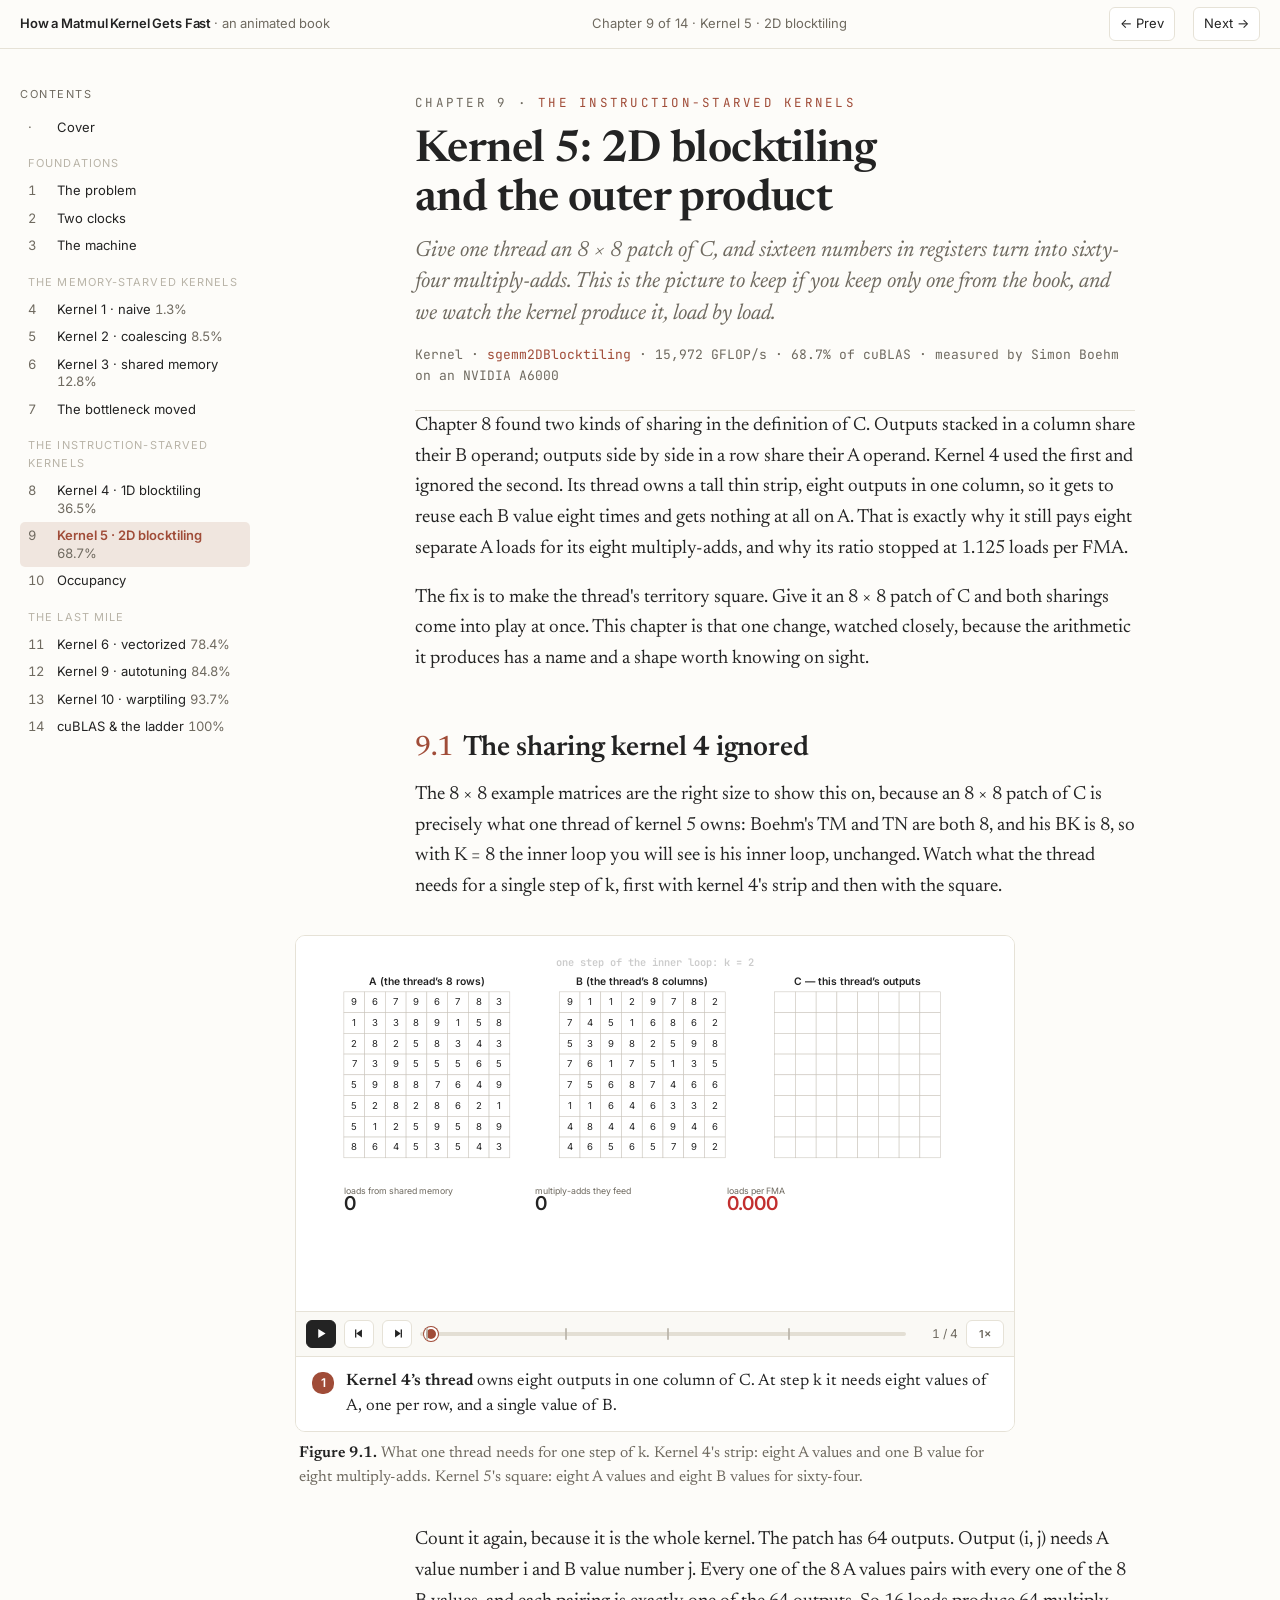
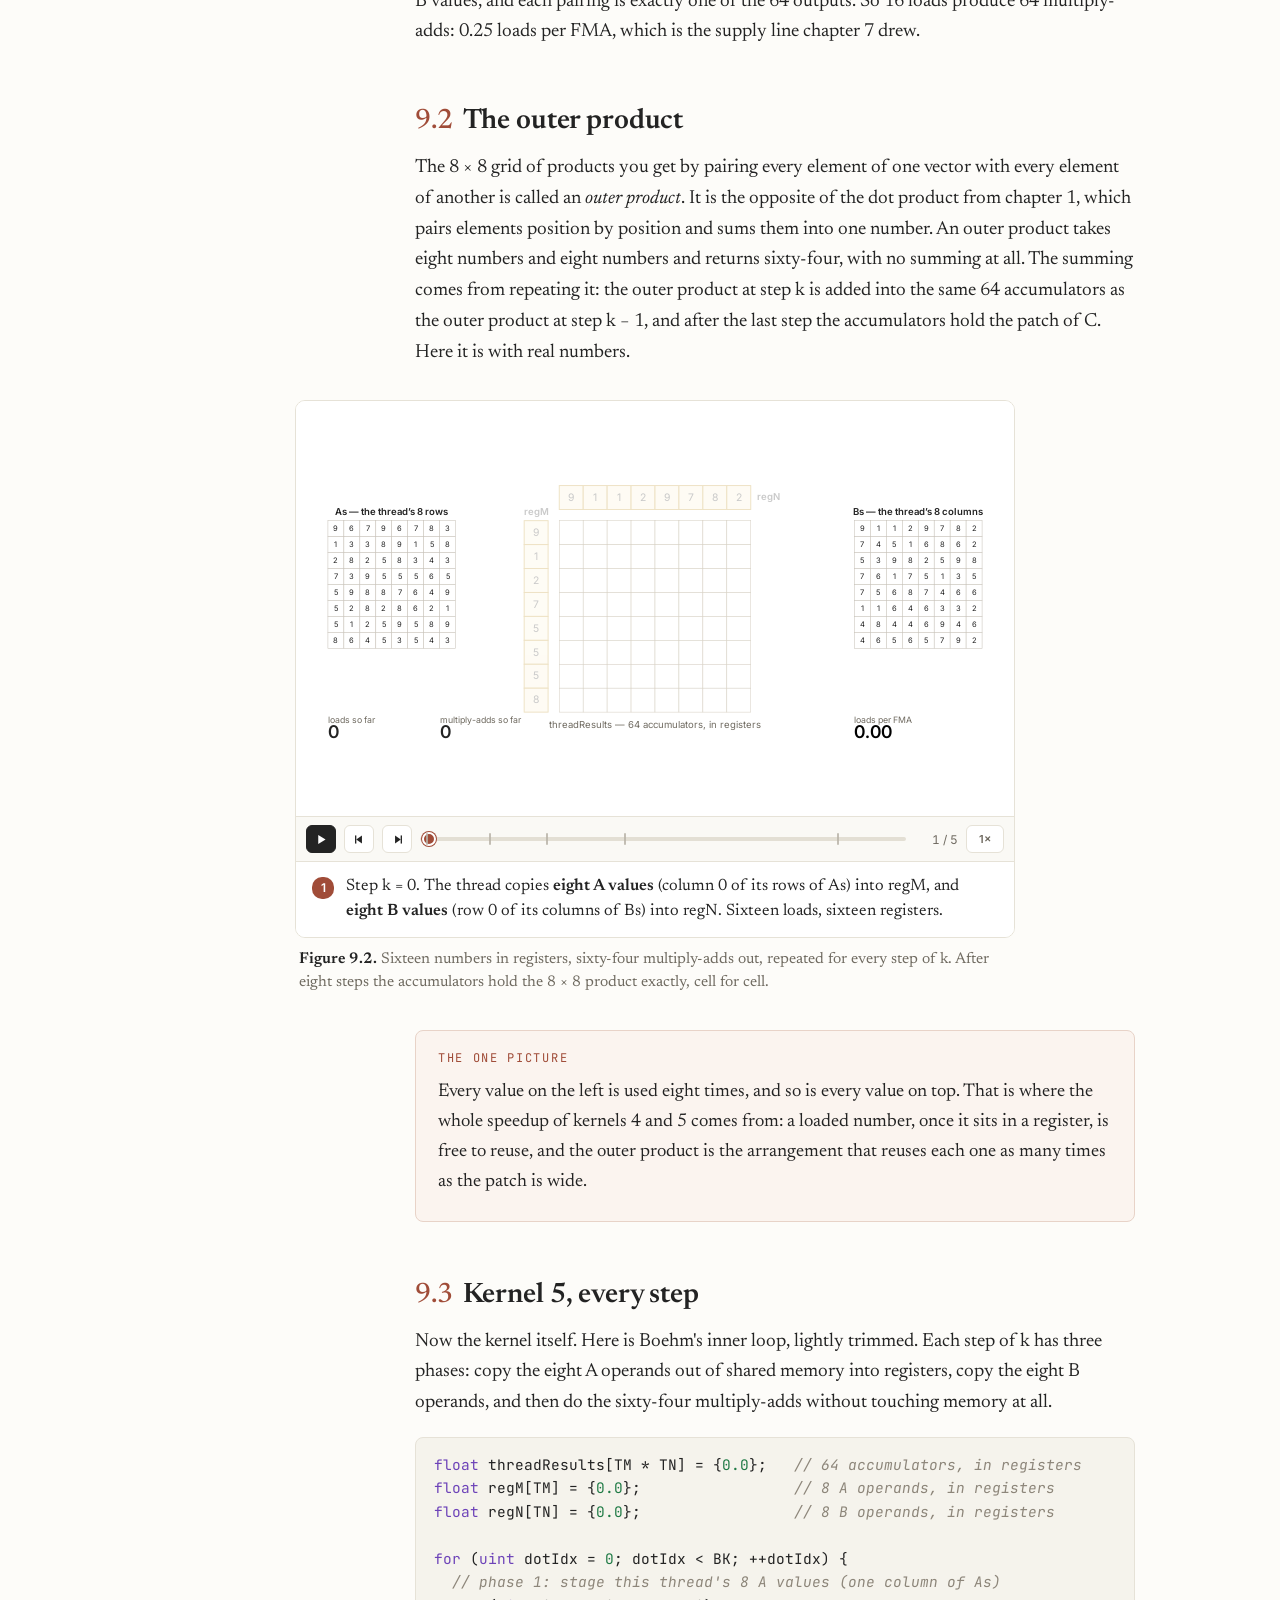
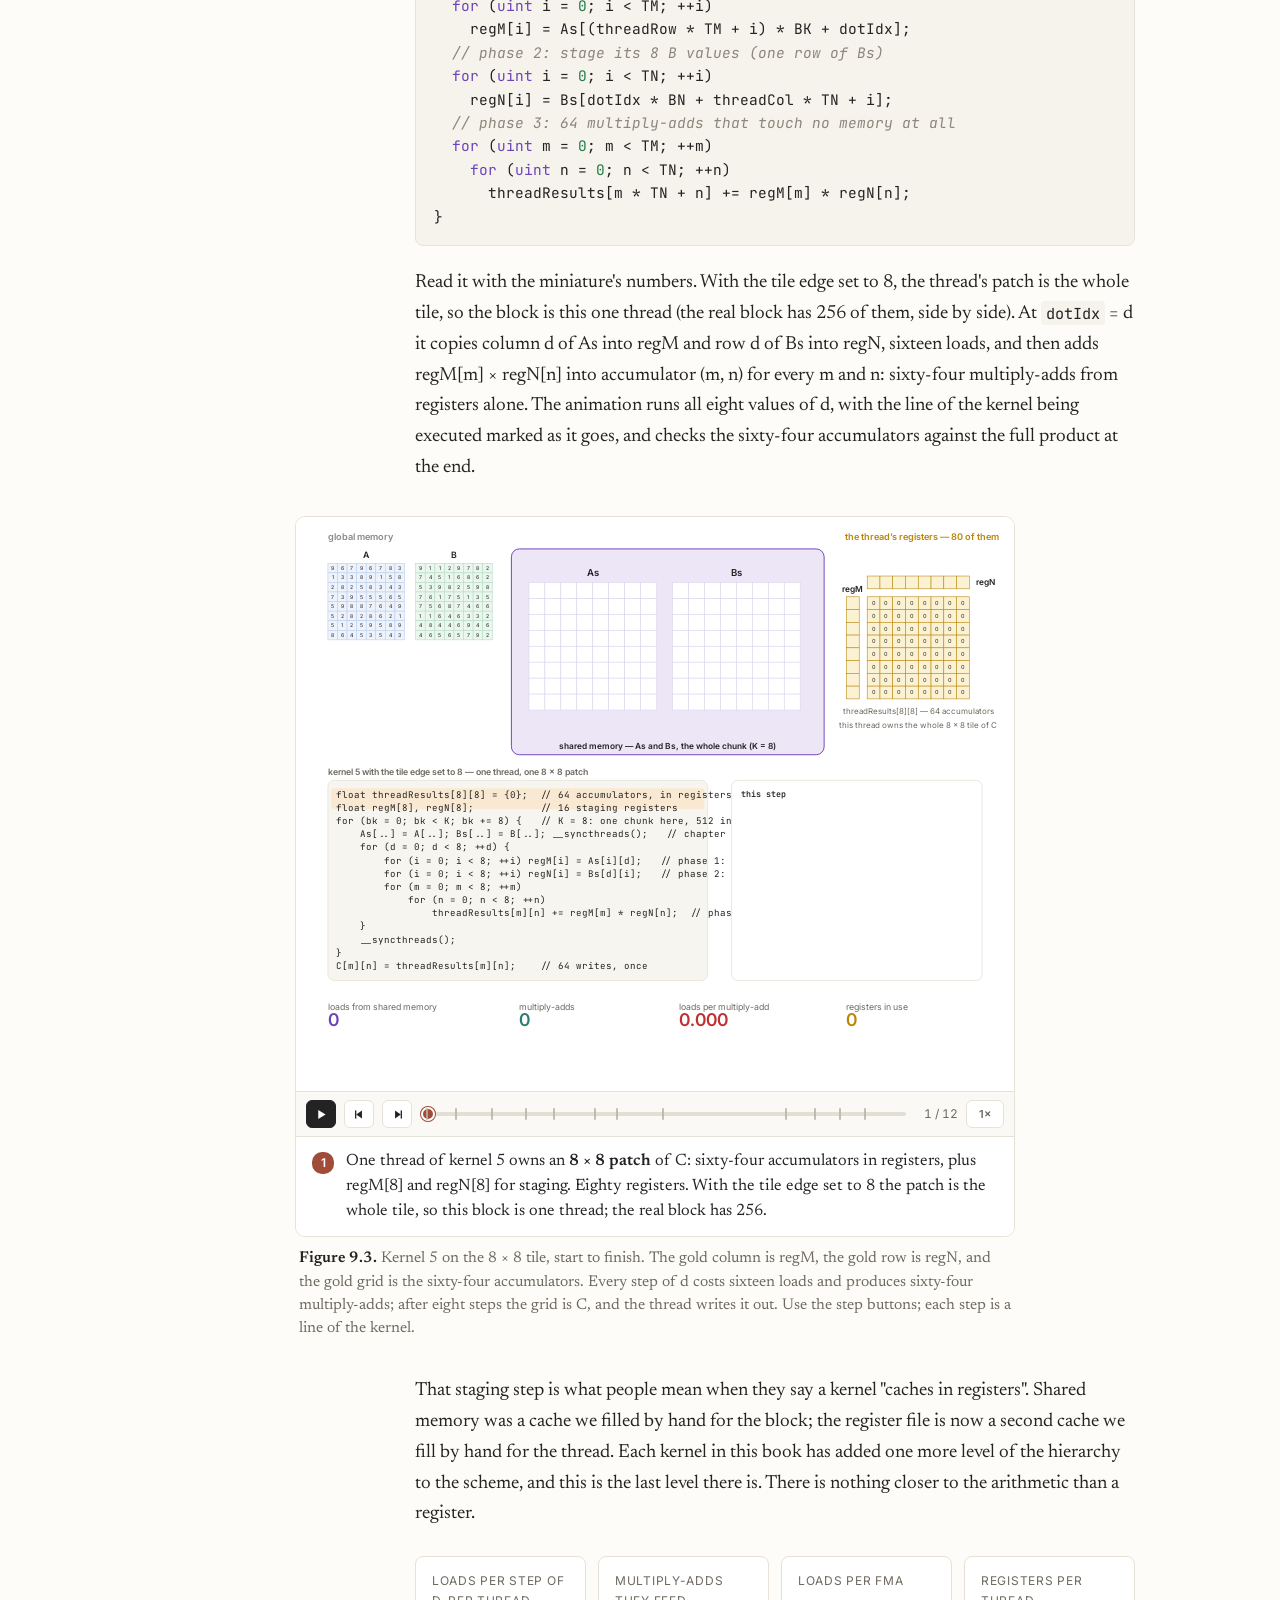
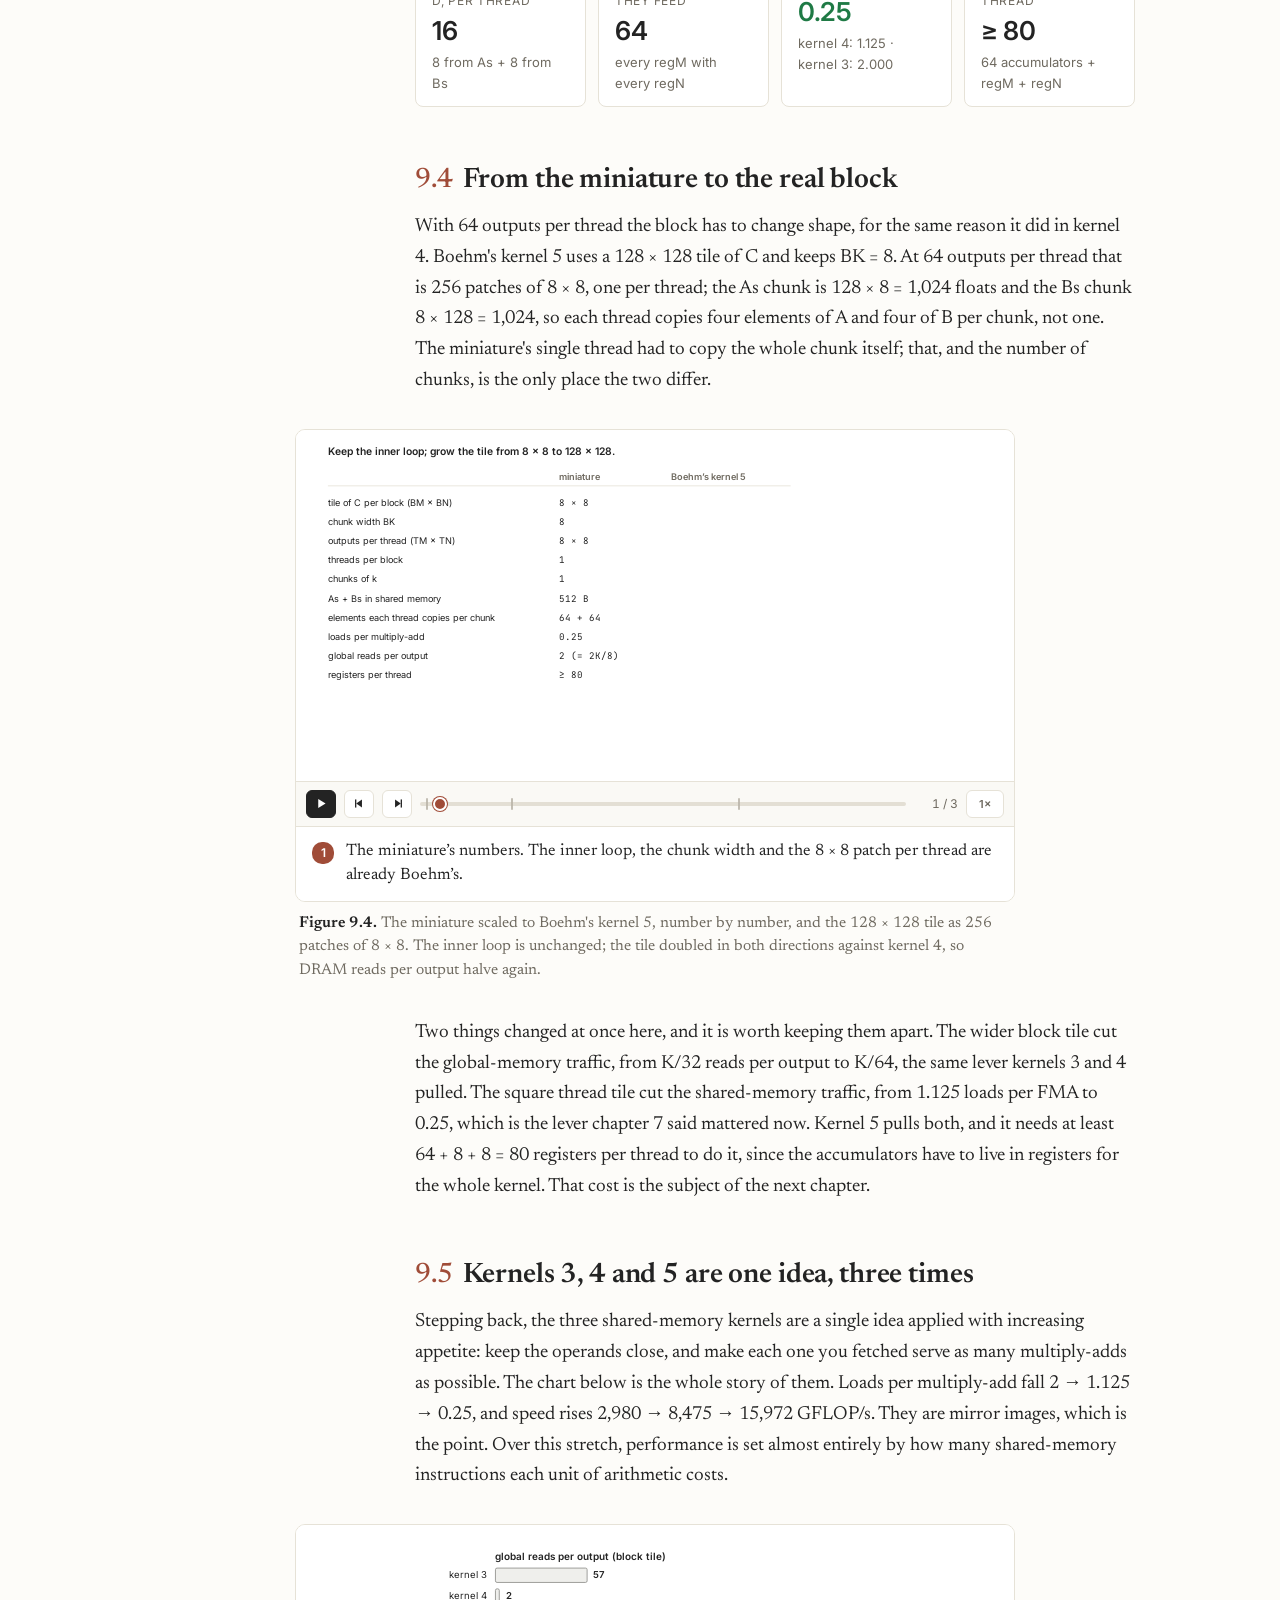
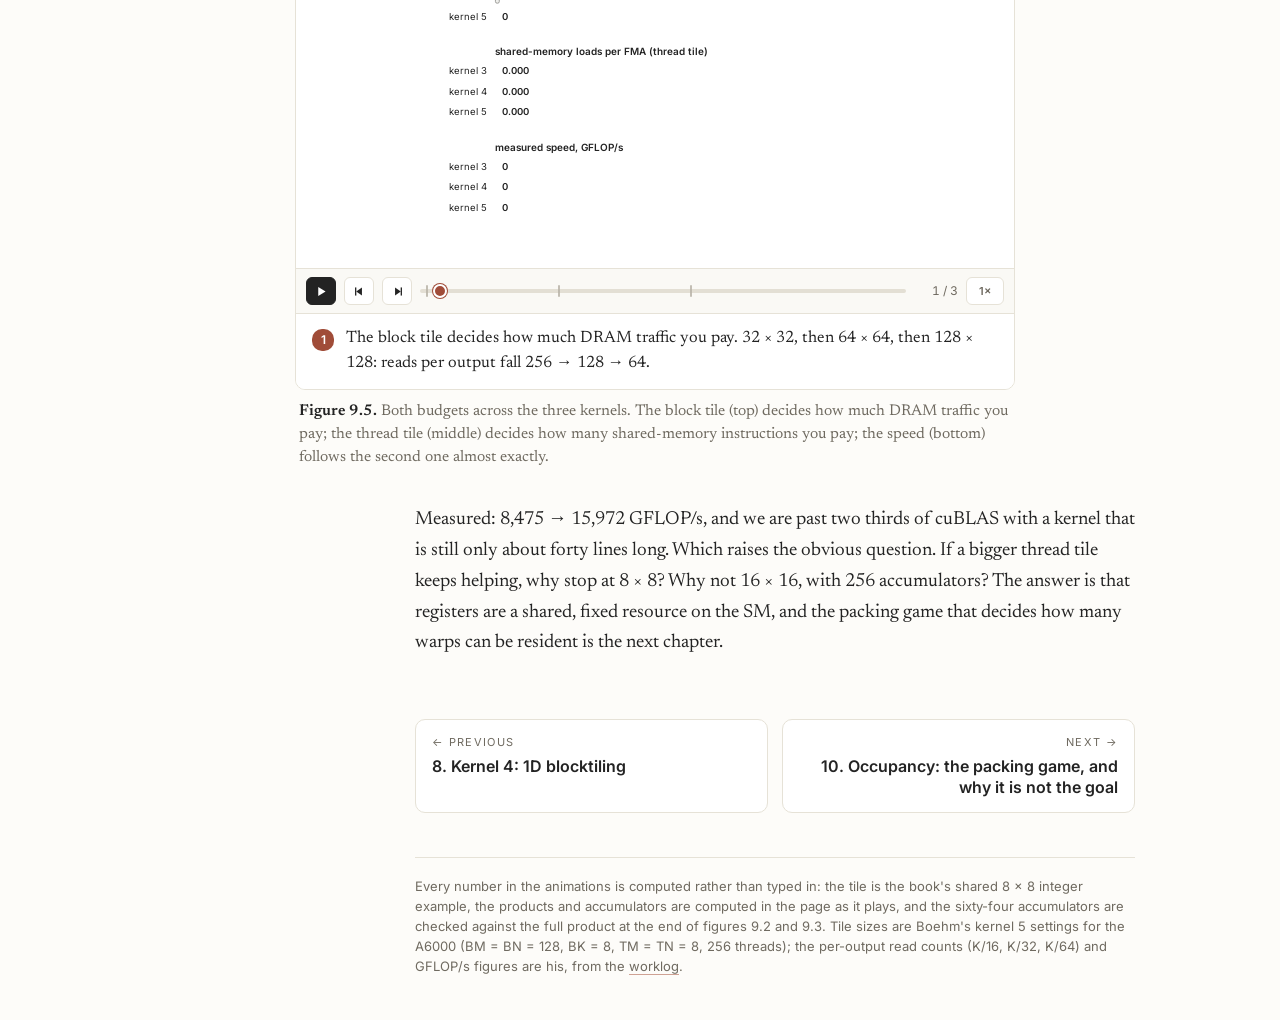
<file: ch09-kernel-5-2d-blocktiling.html>
<!doctype html>
<html lang="en">
<head>
<meta charset="utf-8">
<meta name="viewport" content="width=device-width, initial-scale=1">
<title>Kernel 5: 2D blocktiling and the outer product · How a Matmul Kernel Gets Fast</title>
<link rel="preconnect" href="https://fonts.googleapis.com">
<link rel="stylesheet" href="https://fonts.googleapis.com/css2?family=Newsreader:ital,opsz,wght@0,6..72,400;0,6..72,500;0,6..72,600;1,6..72,400;1,6..72,500&family=Inter:wght@400;500;600&family=JetBrains+Mono:wght@400;500&display=swap">
<link rel="stylesheet" href="assets/book.css?v=6">
</head>
<body>
<div class="frame">
<nav class="side"></nav>
<main>
<article>

<div class="kicker">Chapter 9 · <em>The instruction-starved kernels</em></div>
<h1>Kernel 5: 2D blocktiling and the outer product</h1>
<p class="lede">Give one thread an 8 × 8 patch of C, and sixteen numbers in registers turn into sixty-four multiply-adds. This is the picture to keep if you keep only one from the book, and we watch the kernel produce it, load by load.</p>
<div class="byline">Kernel · <em>sgemm2DBlocktiling</em> · 15,972 GFLOP/s · 68.7% of cuBLAS · measured by Simon Boehm on an NVIDIA A6000</div>

<p>Chapter 8 found two kinds of sharing in the definition of C. Outputs stacked in a column share their B operand; outputs side by side in a row share their A operand. Kernel 4 used the first and ignored the second. Its thread owns a tall thin strip, eight outputs in one column, so it gets to reuse each B value eight times and gets nothing at all on A. That is exactly why it still pays eight separate A loads for its eight multiply-adds, and why its ratio stopped at 1.125 loads per FMA.</p>

<p>The fix is to make the thread's territory square. Give it an 8 × 8 patch of C and both sharings come into play at once. This chapter is that one change, watched closely, because the arithmetic it produces has a name and a shape worth knowing on sight.</p>

<h2><span class="no">9.1</span>The sharing kernel 4 ignored</h2>

<p>The 8 × 8 example matrices are the right size to show this on, because an 8 × 8 patch of C is precisely what one thread of kernel 5 owns: Boehm's TM and TN are both 8, and his BK is 8, so with K = 8 the inner loop you will see is his inner loop, unchanged. Watch what the thread needs for a single step of k, first with kernel 4's strip and then with the square.</p>

<figure class="wide">
  <div id="a-sharing"></div>
  <figcaption><b>Figure 9.1.</b> What one thread needs for one step of k. Kernel 4's strip: eight A values and one B value for eight multiply-adds. Kernel 5's square: eight A values and eight B values for sixty-four.</figcaption>
</figure>

<p>Count it again, because it is the whole kernel. The patch has 64 outputs. Output (i, j) needs A value number i and B value number j. Every one of the 8 A values pairs with every one of the 8 B values, and each pairing is exactly one of the 64 outputs. So 16 loads produce 64 multiply-adds: 0.25 loads per FMA, which is the supply line chapter 7 drew.</p>

<h2><span class="no">9.2</span>The outer product</h2>

<p>The 8 × 8 grid of products you get by pairing every element of one vector with every element of another is called an <em>outer product</em>. It is the opposite of the dot product from chapter 1, which pairs elements position by position and sums them into one number. An outer product takes eight numbers and eight numbers and returns sixty-four, with no summing at all. The summing comes from repeating it: the outer product at step k is added into the same 64 accumulators as the outer product at step k − 1, and after the last step the accumulators hold the patch of C. Here it is with real numbers.</p>

<figure class="wide">
  <div id="a-outer"></div>
  <figcaption><b>Figure 9.2.</b> Sixteen numbers in registers, sixty-four multiply-adds out, repeated for every step of k. After eight steps the accumulators hold the 8 × 8 product exactly, cell for cell.</figcaption>
</figure>

<div class="key">
  <div class="t">The one picture</div>
  <p>Every value on the left is used eight times, and so is every value on top. That is where the whole speedup of kernels 4 and 5 comes from: a loaded number, once it sits in a register, is free to reuse, and the outer product is the arrangement that reuses each one as many times as the patch is wide.</p>
</div>

<h2><span class="no">9.3</span>Kernel 5, every step</h2>

<p>Now the kernel itself. Here is Boehm's inner loop, lightly trimmed. Each step of k has three phases: copy the eight A operands out of shared memory into registers, copy the eight B operands, and then do the sixty-four multiply-adds without touching memory at all.</p>

<pre><code><span class="k">float</span> threadResults[TM * TN] = {<span class="n">0.0</span>};   <span class="c">// 64 accumulators, in registers</span>
<span class="k">float</span> regM[TM] = {<span class="n">0.0</span>};                 <span class="c">// 8 A operands, in registers</span>
<span class="k">float</span> regN[TN] = {<span class="n">0.0</span>};                 <span class="c">// 8 B operands, in registers</span>

<span class="k">for</span> (<span class="k">uint</span> dotIdx = <span class="n">0</span>; dotIdx &lt; BK; ++dotIdx) {
  <span class="c">// phase 1: stage this thread's 8 A values (one column of As)</span>
  <span class="k">for</span> (<span class="k">uint</span> i = <span class="n">0</span>; i &lt; TM; ++i)
    regM[i] = As[(threadRow * TM + i) * BK + dotIdx];
  <span class="c">// phase 2: stage its 8 B values (one row of Bs)</span>
  <span class="k">for</span> (<span class="k">uint</span> i = <span class="n">0</span>; i &lt; TN; ++i)
    regN[i] = Bs[dotIdx * BN + threadCol * TN + i];
  <span class="c">// phase 3: 64 multiply-adds that touch no memory at all</span>
  <span class="k">for</span> (<span class="k">uint</span> m = <span class="n">0</span>; m &lt; TM; ++m)
    <span class="k">for</span> (<span class="k">uint</span> n = <span class="n">0</span>; n &lt; TN; ++n)
      threadResults[m * TN + n] += regM[m] * regN[n];
}</code></pre>

<p>Read it with the miniature's numbers. With the tile edge set to 8, the thread's patch is the whole tile, so the block is this one thread (the real block has 256 of them, side by side). At <code>dotIdx</code> = d it copies column d of As into regM and row d of Bs into regN, sixteen loads, and then adds regM[m] × regN[n] into accumulator (m, n) for every m and n: sixty-four multiply-adds from registers alone. The animation runs all eight values of d, with the line of the kernel being executed marked as it goes, and checks the sixty-four accumulators against the full product at the end.</p>

<figure class="wide">
  <div id="a-k5"></div>
  <figcaption><b>Figure 9.3.</b> Kernel 5 on the 8 × 8 tile, start to finish. The gold column is regM, the gold row is regN, and the gold grid is the sixty-four accumulators. Every step of d costs sixteen loads and produces sixty-four multiply-adds; after eight steps the grid is C, and the thread writes it out. Use the step buttons; each step is a line of the kernel.</figcaption>
</figure>

<p>That staging step is what people mean when they say a kernel "caches in registers". Shared memory was a cache we filled by hand for the block; the register file is now a second cache we fill by hand for the thread. Each kernel in this book has added one more level of the hierarchy to the scheme, and this is the last level there is. There is nothing closer to the arithmetic than a register.</p>

<div class="ledger">
  <div class="cell"><div class="l">Loads per step of d, per thread</div><div class="v">16</div><div class="d">8 from As + 8 from Bs</div></div>
  <div class="cell"><div class="l">Multiply-adds they feed</div><div class="v">64</div><div class="d">every regM with every regN</div></div>
  <div class="cell good"><div class="l">Loads per FMA</div><div class="v">0.25</div><div class="d">kernel 4: 1.125 · kernel 3: 2.000</div></div>
  <div class="cell"><div class="l">Registers per thread</div><div class="v">≥ 80</div><div class="d">64 accumulators + regM + regN</div></div>
</div>

<h2><span class="no">9.4</span>From the miniature to the real block</h2>

<p>With 64 outputs per thread the block has to change shape, for the same reason it did in kernel 4. Boehm's kernel 5 uses a 128 × 128 tile of C and keeps BK = 8. At 64 outputs per thread that is 256 patches of 8 × 8, one per thread; the As chunk is 128 × 8 = 1,024 floats and the Bs chunk 8 × 128 = 1,024, so each thread copies four elements of A and four of B per chunk, not one. The miniature's single thread had to copy the whole chunk itself; that, and the number of chunks, is the only place the two differ.</p>

<figure class="wide">
  <div id="a-scale5"></div>
  <figcaption><b>Figure 9.4.</b> The miniature scaled to Boehm's kernel 5, number by number, and the 128 × 128 tile as 256 patches of 8 × 8. The inner loop is unchanged; the tile doubled in both directions against kernel 4, so DRAM reads per output halve again.</figcaption>
</figure>

<p>Two things changed at once here, and it is worth keeping them apart. The wider block tile cut the global-memory traffic, from K/32 reads per output to K/64, the same lever kernels 3 and 4 pulled. The square thread tile cut the shared-memory traffic, from 1.125 loads per FMA to 0.25, which is the lever chapter 7 said mattered now. Kernel 5 pulls both, and it needs at least 64 + 8 + 8 = 80 registers per thread to do it, since the accumulators have to live in registers for the whole kernel. That cost is the subject of the next chapter.</p>

<h2><span class="no">9.5</span>Kernels 3, 4 and 5 are one idea, three times</h2>

<p>Stepping back, the three shared-memory kernels are a single idea applied with increasing appetite: keep the operands close, and make each one you fetched serve as many multiply-adds as possible. The chart below is the whole story of them. Loads per multiply-add fall 2 → 1.125 → 0.25, and speed rises 2,980 → 8,475 → 15,972 GFLOP/s. They are mirror images, which is the point. Over this stretch, performance is set almost entirely by how many shared-memory instructions each unit of arithmetic costs.</p>

<figure class="wide">
  <div id="a-mirror"></div>
  <figcaption><b>Figure 9.5.</b> Both budgets across the three kernels. The block tile (top) decides how much DRAM traffic you pay; the thread tile (middle) decides how many shared-memory instructions you pay; the speed (bottom) follows the second one almost exactly.</figcaption>
</figure>

<p>Measured: 8,475 → 15,972 GFLOP/s, and we are past two thirds of cuBLAS with a kernel that is still only about forty lines long. Which raises the obvious question. If a bigger thread tile keeps helping, why stop at 8 × 8? Why not 16 × 16, with 256 accumulators? The answer is that registers are a shared, fixed resource on the SM, and the packing game that decides how many warps can be resident is the next chapter.</p>

<div class="pager"></div>
<div class="colophon">Every number in the animations is computed rather than typed in: the tile is the book's shared 8 × 8 integer example, the products and accumulators are computed in the page as it plays, and the sixty-four accumulators are checked against the full product at the end of figures 9.2 and 9.3. Tile sizes are Boehm's kernel 5 settings for the A6000 (BM = BN = 128, BK = 8, TM = TN = 8, 256 threads); the per-output read counts (K/16, K/32, K/64) and GFLOP/s figures are his, from the <a href="https://siboehm.com/articles/22/CUDA-MMM">worklog</a>.</div>

</article>
</main>
</div>

<script src="assets/anim.js?v=6"></script>
<script src="assets/nav.js?v=6"></script>
<script>
(function () {
  const K = MB.color;
  const A8 = MB.A8, B8 = MB.B8, C8 = MB.C8;
  const HOT_A = { fill: K.Afill, stroke: K.A, sw: 1.2 };
  const HOT_B = { fill: K.Bfill, stroke: K.B, sw: 1.2 };
  function packet(S, x, y, v, fill, stroke, size) {
    size = size || 18;
    const g = S.group({ tx: x, ty: y, opacity: 0 });
    g.rect({ x: -size / 2, y: -size / 2, w: size, h: size, fill, stroke, sw: 1.2, rx: 3 });
    const t = g.text({ x: 0, y: 0.5, text: v, anchor: 'middle', size: size * 0.56, fill: K.ink, weight: 600 });
    g.pivot(0, 0);
    return { g, t };
  }

  // ------------------------------------------------------------ 9.1 both sharings
  (function () {
    const S = MB.scene('a-sharing', { w: 900, h: 470, title: 'What one thread needs for one step of k: strip against square' });
    const tl = S.tl, cell = 26;
    const A = S.matrix({ x: 60, y: 70, rows: 8, cols: 8, cell, values: A8, label: 'A (the thread’s 8 rows)', labelSize: 13 });
    const B = S.matrix({ x: 330, y: 70, rows: 8, cols: 8, cell, values: B8, label: 'B (the thread’s 8 columns)', labelSize: 13 });
    const C = S.matrix({ x: 600, y: 70, rows: 8, cols: 8, cell, label: 'C — this thread’s outputs', labelSize: 13 });
    const d = 2;
    const kLbl = S.text({ x: 450, y: 34, text: 'one step of the inner loop: k = ' + d, anchor: 'middle', size: 13, fill: K.ink, weight: 600, font: 'mono', opacity: 0 });
    const loads = S.counter({ x: 60, y: 320, label: 'loads from shared memory', value: 0, size: 24 });
    const fmas = S.counter({ x: 300, y: 320, label: 'multiply-adds they feed', value: 0, size: 24 });
    const ratio = S.counter({ x: 540, y: 320, label: 'loads per FMA', value: 0, size: 24, fill: K.red, format: v => v.toFixed(3) });
    const note = S.text({ x: 60, y: 392, text: '', size: 12.5, fill: K.ink, weight: 600 });
    const note2 = S.text({ x: 60, y: 412, text: '', size: 12, fill: K.muted });
    const note3 = S.text({ x: 60, y: 432, text: '', size: 12, fill: K.muted });

    tl.step('<b>Kernel 4’s thread</b> owns eight outputs in one column of C. At step k it needs eight values of A, one per row, and a single value of B.');
    tl.show(kLbl, 0.3);
    tl.to(C.col(3), { fill: K.Cfill, stroke: K.C, sw: 1.2 }, 0.25, { stagger: 0.05 });
    tl.to(A.col(d), { fill: K.Afill, stroke: K.A, sw: 1.2 }, 0.25, { at: '<+0.2', stagger: 0.05 });
    tl.to(B.cellAt(d, 3), { fill: K.Bfill, stroke: K.B, sw: 1.6 }, 0.3);
    tl.to(loads.num, { value: 9 }, 0.5, { at: '<' });
    tl.to(fmas.num, { value: 8 }, 0.5, { at: '<' });
    tl.to(ratio.num, { value: 1.125 }, 0.5, { at: '<' });
    tl.set(note, { text: 'kernel 4: 8 loads of A + 1 load of B = 9 loads  →  8 multiply-adds' });
    tl.set(note2, { text: 'the B value is reused 8 times; each A value is used once' });
    tl.wait(2.2);

    tl.step('Outputs side by side share their A operand: C[i][3] and C[i][4] both use A[i][k]. Kernel 4 loads A[i][k] and uses it <b>once</b>. That is the sharing it ignores.');
    tl.to(C.col(4), { fill: '#fdf1e4', stroke: K.C, sw: 1 }, 0.25, { stagger: 0.05 });
    tl.set(note3, { text: 'the eight A values could each serve a second column, a third … an eighth — if the thread owned them' });
    tl.wait(2.2);

    tl.step('So make the thread’s territory <b>square</b>: an 8 × 8 patch. Now each A value serves the eight outputs in its row, and each B value serves the eight outputs in its column.');
    tl.to(C.all(), { fill: K.Cfill, stroke: K.C, sw: 1 }, 0.25, { stagger: 0.008 });
    tl.to(B.row(d), { fill: K.Bfill, stroke: K.B, sw: 1.2 }, 0.25, { at: '<+0.2', stagger: 0.05 });
    tl.to(loads.num, { value: 16 }, 0.5);
    tl.to(fmas.num, { value: 64 }, 0.5, { at: '<' });
    tl.to(ratio.num, { value: 0.25 }, 0.5, { at: '<' });
    tl.to(ratio.num, { fill: K.green }, 0.3, { at: '<' });
    tl.set(note, { text: 'kernel 5: 8 loads of A + 8 loads of B = 16 loads  →  64 multiply-adds' });
    tl.set(note2, { text: 'every A value is used 8 times, and so is every B value' });
    tl.set(note3, { text: '' });
    tl.wait(2.0);

    tl.step('Sixteen loads, sixty-four multiply-adds: <b>0.25 loads per FMA</b>, which is exactly the supply line chapter 7 drew. Output (i, j) needs A value i and B value j, so every A pairs with every B, once.');
    tl.wait(3.0);
    S.finish();
  })();

  // ------------------------------------------------------------ 9.2 the outer product (the figure)
  (function () {
    const S = MB.scene('a-outer', { w: 900, h: 520, title: 'The outer product: 16 registers become 64 multiply-adds, every step of k' });
    const tl = S.tl;
    const cA = 20, cG = 30;
    const A = S.matrix({ x: 40, y: 150, rows: 8, cols: 8, cell: cA, values: A8, label: 'As — the thread’s 8 rows', labelSize: 12, valueSize: 9.5 });
    const B = S.matrix({ x: 700, y: 150, rows: 8, cols: 8, cell: cA, values: B8, label: 'Bs — the thread’s 8 columns', labelSize: 12, valueSize: 9.5 });
    const gx = 330, gy = 150;
    const regM = S.matrix({ x: gx - cG - 14, y: gy, rows: 8, cols: 1, cell: cG, values: A8.map(r => [r[0]]), fill: K.goldfill, stroke: K.gold, sw: 1.2, label: 'regM', labelSize: 12, labelPos: 'top', valueSize: 13, opacity: 0 });
    const regN = S.matrix({ x: gx, y: gy - cG - 14, rows: 1, cols: 8, cell: cG, values: [B8[0].slice()], fill: K.goldfill, stroke: K.gold, sw: 1.2, label: 'regN', labelSize: 12, labelPos: 'right', valueSize: 13, opacity: 0 });
    const G = S.matrix({ x: gx, y: gy, rows: 8, cols: 8, cell: cG, values: C8.map(r => r.map(() => 0)), fill: '#fff', stroke: '#d8d2c6', valueSize: 11.5, label: '', opacity: 1 });
    G.allVals().forEach(v => v.setNow({ opacity: 0 }));
    const gLbl = S.text({ x: gx + 120, y: gy + 8 * cG + 16, text: 'threadResults — 64 accumulators, in registers', anchor: 'middle', size: 12, fill: K.muted });
    const kLbl = S.text({ x: gx + 120, y: 36, text: '', anchor: 'middle', size: 14, fill: K.ink, weight: 600, font: 'mono' });
    const opLbl = S.text({ x: gx + 120, y: 56, text: '', anchor: 'middle', size: 11.5, fill: K.muted });
    const ldC = S.counter({ x: 40, y: 400, label: 'loads so far', value: 0, size: 22 });
    const fmC = S.counter({ x: 180, y: 400, label: 'multiply-adds so far', value: 0, size: 22 });
    const rtC = S.counter({ x: 700, y: 400, label: 'loads per FMA', value: 0, size: 22, fill: K.green, format: v => v.toFixed(2) });
    const check = S.text({ x: 40, y: 470, text: '', size: 12.5, fill: K.ink, weight: 600 });
    const check2 = S.text({ x: 40, y: 490, text: '', size: 12, fill: K.muted });

    const acc = C8.map(r => r.map(() => 0));
    let loads = 0, fmas = 0;

    function stage(d, dur) {
      tl.to(A.col(d), { fill: K.Afill, stroke: K.A, sw: 1.2 }, dur, { stagger: dur * 0.15 });
      tl.to(B.row(d), { fill: K.Bfill, stroke: K.B, sw: 1.2 }, dur, { at: '<', stagger: dur * 0.15 });
      for (let i = 0; i < 8; i++) tl.set(regM.valAt(i, 0), { text: '' + A8[i][d] }, '<+' + (dur * 0.5).toFixed(3));
      for (let j = 0; j < 8; j++) tl.set(regN.valAt(0, j), { text: '' + B8[d][j] }, '<');
      loads += 16;
      tl.to(ldC.num, { value: loads }, dur, { at: '<' });
      tl.set(kLbl, { text: 'k = ' + d }, '<');
    }
    function unstage(d, dur) {
      tl.to(A.col(d), { fill: '#fff', stroke: '#c9c4bb', sw: 0.7 }, dur, { at: '<' });
      tl.to(B.row(d), { fill: '#fff', stroke: '#c9c4bb', sw: 0.7 }, dur, { at: '<' });
    }
    function products(d, per) {
      const t0 = tl.cursor;
      let k = 0;
      for (let i = 0; i < 8; i++) for (let j = 0; j < 8; j++) {
        acc[i][j] += A8[i][d] * B8[d][j];
        const at = t0 + k * per; k++;
        tl.set(G.valAt(i, j), { text: '' + acc[i][j], opacity: 1 }, at);
        tl.to(G.cellAt(i, j), { fill: K.Cfill }, per * 2, { at });
        tl.to(G.cellAt(i, j), { fill: d === 7 ? '#fde4cc' : '#fff7ef' }, per * 4, { at: at + per * 2 });
      }
      fmas += 64;
      tl.to(fmC.num, { value: fmas }, per * 64, { at: t0, ease: 'linear' });
      tl.to(rtC.num, { value: loads / fmas }, 0.3, { at: t0 + per * 64 });
      tl.cursor = t0 + per * 64 + 0.3;
    }

    tl.step('Step k = 0. The thread copies <b>eight A values</b> (column 0 of its rows of As) into regM, and <b>eight B values</b> (row 0 of its columns of Bs) into regN. Sixteen loads, sixteen registers.');
    tl.show([regM, regN], 0.3);
    stage(0, 0.5);
    tl.wait(1.6);

    tl.step('Now every regM pairs with every regN: <b>64 products</b>, one per cell, each landing in its own accumulator. No memory is touched; the operands are already in registers.');
    tl.set(opLbl, { text: 'threadResults[i][j] += regM[i] × regN[j]' });
    products(0, 0.035);
    tl.wait(1.4);
    unstage(0, 0.3);

    tl.step('Step k = 1: sixteen new loads into the same sixteen registers, and sixty-four more multiply-adds <b>added</b> into the same sixty-four accumulators.');
    stage(1, 0.45);
    tl.wait(0.4);
    products(1, 0.02);
    tl.wait(1.2);
    unstage(1, 0.3);

    tl.step('Steps k = 2 to 7 go the same way. Watch the ratio: sixteen loads for every sixty-four multiply-adds, <b>0.25</b>, at every step.');
    for (let d = 2; d < 8; d++) { stage(d, 0.3); products(d, 0.006); tl.wait(0.15); unstage(d, 0.2); }
    tl.wait(0.8);

    const okAll = acc.every((r, i) => r.every((v, j) => v === C8[i][j]));
    tl.step('After the eighth step the 64 accumulators hold the 8 × 8 product <b>exactly</b>: the same numbers chapter 1 computed cell by cell. Over the eight steps: 128 loads, 512 multiply-adds, every register value used eight times.');
    tl.set(check, { text: okAll ? '✓ checked live: all 64 accumulators equal C = A × B' : '✗ mismatch against C' });
    tl.set(check2, { text: '128 loads for 512 FMAs = 0.25 loads per FMA  ·  kernel 3 spent 2.0  ·  kernel 4 spent 1.125' });
    tl.to(G.all(), { stroke: K.C, sw: 1 }, 0.4, { stagger: 0.005 });
    tl.wait(3.5);
    S.finish();
  })();

  // ------------------------------------------------------------ 9.3 kernel 5, every step (the centerpiece)
  (function () {
    const S = MB.scene('a-k5', { w: 900, h: 720, title: 'Kernel 5 on the 8 × 8 tile: one thread, sixteen staging registers, sixty-four accumulators, every load and multiply-add' });
    const tl = S.tl;
    // accumulators after step d: cum[d][m][n]
    const cum = []; for (let d = 0; d < 8; d++) cum.push(A8.map((r, m) => B8[0].map((_, n) => (d ? cum[d - 1][m][n] : 0) + r[d] * B8[d][n])));
    const okAll = cum[7].every((r, i) => r.every((v, j) => v === C8[i][j]));

    // ---- global memory (small) and shared memory
    S.text({ x: 40, y: 26, text: 'global memory', size: 11.5, fill: K.grey, weight: 600 });
    const gc = 12;
    const A = S.matrix({ x: 40, y: 58, rows: 8, cols: 8, cell: gc, values: A8, label: 'A', labelSize: 11, fill: '#eef3fb', stroke: '#b9cdf0', valueSize: 6.5 });
    const B = S.matrix({ x: 150, y: 58, rows: 8, cols: 8, cell: gc, values: B8, label: 'B', labelSize: 11, fill: '#eaf6ee', stroke: '#b5dcc3', valueSize: 6.5 });
    const SM = S.membox({ x: 270, y: 40, w: 392, h: 258, label: 'shared memory — As and Bs, the whole chunk (K = 8)', labelPos: 'bottom', labelSize: 10.5, fill: K.purplefill, stroke: K.purple, rx: 10 });
    const cell = 20;
    const As = S.matrix({ x: 292, y: 82, rows: 8, cols: 8, cell, values: A8, label: 'As', labelSize: 12, fill: '#fff', stroke: '#d9d2ea', valueSize: 9 });
    const Bs = S.matrix({ x: 472, y: 82, rows: 8, cols: 8, cell, values: B8, label: 'Bs', labelSize: 12, fill: '#fff', stroke: '#d9d2ea', valueSize: 9 });
    As.allVals().forEach(v => v.setNow({ opacity: 0 })); Bs.allVals().forEach(v => v.setNow({ opacity: 0 }));
    const aFly = S.tile({ x: 40, y: 58, rows: 8, cols: 8, cell: 11, gap: 1, fill: K.Afill, stroke: K.A, opacity: 0, frameStroke: K.A, frameFill: '#fff' });
    const bFly = S.tile({ x: 150, y: 58, rows: 8, cols: 8, cell: 11, gap: 1, fill: K.Bfill, stroke: K.B, opacity: 0, frameStroke: K.B, frameFill: '#fff' });
    const barLine = S.line({ x1: 282, y1: 262, x2: 650, y2: 262, stroke: K.accent, sw: 2.5, dash: '6 4', opacity: 0 });
    const barLbl = S.text({ x: 466, y: 276, text: '__syncthreads()', anchor: 'middle', font: 'mono', size: 10.5, fill: K.accent, weight: 600, opacity: 0 });

    // ---- the thread's registers: regM (column), regN (row), the 8 × 8 accumulators
    S.text({ x: 688, y: 26, text: 'the thread’s registers — 80 of them', size: 11.5, fill: K.gold, weight: 600 });
    const rc = 16;
    const RM = S.matrix({ x: 690, y: 100, rows: 8, cols: 1, cell: rc, values: A8.map(r => [r[0]]), label: 'regM', labelPos: 'top', labelSize: 10.5, fill: K.goldfill, stroke: K.gold, valueSize: 8.5 });
    const RN = S.matrix({ x: 716, y: 74, rows: 1, cols: 8, cell: rc, values: [B8[0].slice()], label: 'regN', labelPos: 'right', labelSize: 10.5, fill: K.goldfill, stroke: K.gold, valueSize: 8.5 });
    RM.allVals().forEach(v => v.setNow({ opacity: 0 })); RN.allVals().forEach(v => v.setNow({ opacity: 0 }));
    const G = S.matrix({ x: 716, y: 100, rows: 8, cols: 8, cell: rc, values: C8.map(r => r.map(() => 0)), fill: K.goldfill, stroke: K.gold, valueSize: 7, label: '' });
    const gLbl = S.text({ x: 780, y: 244, text: 'threadResults[8][8] — 64 accumulators', anchor: 'middle', size: 10, fill: K.muted });
    const gLbl2 = S.text({ x: 780, y: 262, text: 'this thread owns the whole 8 × 8 tile of C', anchor: 'middle', size: 10, fill: K.muted });
    const dLbl = S.text({ x: 690, y: 290, text: '', size: 11.5, fill: K.accent, weight: 600 });

    // ---- code panel
    const code = S.code({ x: 40, y: 330, w: 476, title: 'kernel 5 with the tile edge set to 8 — one thread, one 8 × 8 patch', lines: [
      'float threadResults[8][8] = {0};  // 64 accumulators, in registers',
      'float regM[8], regN[8];           // 16 staging registers',
      'for (bk = 0; bk < K; bk += 8) {   // K = 8: one chunk here, 512 in the real kernel',
      '    As[..] = A[..]; Bs[..] = B[..]; __syncthreads();   // chapter 6',
      '    for (d = 0; d < 8; ++d) {',
      '        for (i = 0; i < 8; ++i) regM[i] = As[i][d];   // phase 1: 8 loads',
      '        for (i = 0; i < 8; ++i) regN[i] = Bs[d][i];   // phase 2: 8 loads',
      '        for (m = 0; m < 8; ++m)',
      '            for (n = 0; n < 8; ++n)',
      '                threadResults[m][n] += regM[m] * regN[n];  // phase 3: 64 FMAs',
      '    }',
      '    __syncthreads();',
      '}',
      'C[m][n] = threadResults[m][n];    // 64 writes, once',
    ] });

    // ---- worksheet
    const wsX = 546;
    S.rect({ x: wsX, y: 330, w: 314, h: 251, fill: '#fff', stroke: K.rule, sw: 1, rx: 8 });
    S.text({ x: wsX + 12, y: 348, text: 'this step', font: 'mono', size: 10.5, fill: K.ink, weight: 600 });
    const w1 = S.text({ x: wsX + 12, y: 370, text: '', font: 'mono', size: 10.5, fill: K.ink });
    const w2 = S.text({ x: wsX + 12, y: 388, text: '', font: 'mono', size: 10.5, fill: K.A });
    const w3 = S.text({ x: wsX + 12, y: 406, text: '', font: 'mono', size: 10.5, fill: K.B });
    const w4 = S.text({ x: wsX + 12, y: 430, text: '', font: 'mono', size: 10.5, fill: K.ink });
    const w5 = S.text({ x: wsX + 12, y: 448, text: '', font: 'mono', size: 10.5, fill: K.ink });
    const w6 = S.text({ x: wsX + 12, y: 466, text: '', font: 'mono', size: 10.5, fill: K.ink });
    const w7 = S.text({ x: wsX + 12, y: 484, text: '', font: 'mono', size: 10.5, fill: K.ink });
    const w8 = S.text({ x: wsX + 12, y: 514, text: '', font: 'mono', size: 10.5, fill: K.muted });
    const w9 = S.text({ x: wsX + 12, y: 532, text: '', font: 'mono', size: 10.5, fill: K.muted });
    const w10 = S.text({ x: wsX + 12, y: 560, text: '', font: 'mono', size: 10.5, fill: K.accent, weight: 600 });

    // ---- counters and notes
    const cL = S.counter({ x: 40, y: 615, label: 'loads from shared memory', value: 0, size: 22, fill: K.purple });
    const cF = S.counter({ x: 280, y: 615, label: 'multiply-adds', value: 0, size: 22, fill: K.teal });
    const cR = S.counter({ x: 480, y: 615, label: 'loads per multiply-add', value: 0, size: 22, fill: K.red, format: v => v.toFixed(3) });
    const cReg = S.counter({ x: 690, y: 615, label: 'registers in use', value: 0, size: 22, fill: K.gold });
    const fin1 = S.text({ x: 40, y: 676, text: '', size: 12.5, fill: K.ink, weight: 600 });
    const fin2 = S.text({ x: 40, y: 698, text: '', size: 12, fill: K.muted });

    // ---- packets
    const pM = [0, 1, 2, 3, 4, 5, 6, 7].map(() => packet(S, 0, 0, '', K.Afill, K.A, 15));
    const pN = [0, 1, 2, 3, 4, 5, 6, 7].map(() => packet(S, 0, 0, '', K.Bfill, K.B, 15));

    const row = arr => arr.map(v => String(v).padStart(2)).join(' ');
    function phase1(d, dur, stag) {
      tl.set(dLbl, { text: 'd = ' + d });
      tl.to(As.col(d), { fill: K.A, stroke: K.Adeep }, 0.2, { at: '<', stagger: stag });
      tl.to(As.col(d).map((_, i) => As.valAt(i, d)), { fill: '#fff' }, 0.2, { at: '<', stagger: stag });
      for (let i = 0; i < 8; i++) { const [ax, ay] = As.center(i, d); tl.set(pM[i].g, { tx: ax, ty: ay }, '<'); tl.set(pM[i].t, { text: A8[i][d] }, '<'); tl.set(RM.valAt(i, 0), { text: A8[i][d] }, '<'); }
      tl.hide(RM.allVals(), 0.1, { at: '<' });
      tl.show(pM, 0.1, { at: '<', stagger: stag });
      tl.move(pM, pM.map(() => RM.center(0, 0)[0]), pM.map((_, i) => RM.center(i, 0)[1]), dur, { at: '<', stagger: stag, arc: -30 });
      tl.to(pM, { scale: 0.25, opacity: 0 }, 0.12, { at: '<+' + (dur * 0.85), stagger: stag });
      tl.show(RM.allVals(), 0.1, { at: '<+0.04', stagger: stag });
      tl.to(RM.all(), { fill: '#f6e3a0' }, 0.1, { at: '<', stagger: stag });
      tl.to(cL.num, { value: cL._v = (cL._v || 0) + 8 }, dur, { at: '<-' + (dur * 0.5), ease: 'linear' });
      tl.set(pM, { scale: 1 });
      tl.set(w1, { text: 'd = ' + d }, '<'); tl.set(w2, { text: 'regM ← As[·][' + d + ']:  ' + row(A8.map(r => r[d])) }, '<');
    }
    function phase2(d, dur, stag) {
      tl.to(Bs.row(d), { fill: K.B, stroke: K.Bdeep }, 0.2, { at: '<', stagger: stag });
      tl.to(Bs.row(d).map((_, j) => Bs.valAt(d, j)), { fill: '#fff' }, 0.2, { at: '<', stagger: stag });
      for (let j = 0; j < 8; j++) { const [bx, by] = Bs.center(d, j); tl.set(pN[j].g, { tx: bx, ty: by }, '<'); tl.set(pN[j].t, { text: B8[d][j] }, '<'); tl.set(RN.valAt(0, j), { text: B8[d][j] }, '<'); }
      tl.hide(RN.allVals(), 0.1, { at: '<' });
      tl.show(pN, 0.1, { at: '<', stagger: stag });
      tl.move(pN, pN.map((_, j) => RN.center(0, j)[0]), pN.map(() => RN.center(0, 0)[1]), dur, { at: '<', stagger: stag, arc: -50 });
      tl.to(pN, { scale: 0.25, opacity: 0 }, 0.12, { at: '<+' + (dur * 0.85), stagger: stag });
      tl.show(RN.allVals(), 0.1, { at: '<+0.04', stagger: stag });
      tl.to(RN.all(), { fill: '#f6e3a0' }, 0.1, { at: '<', stagger: stag });
      tl.to(cL.num, { value: cL._v = (cL._v || 0) + 8 }, dur, { at: '<-' + (dur * 0.5), ease: 'linear' });
      tl.set(pN, { scale: 1 });
      tl.set(w3, { text: 'regN ← Bs[' + d + '][·]:  ' + row(B8[d]) }, '<');
    }
    function phase3(d, per) {
      const t0 = tl.cursor;
      for (let m = 0; m < 8; m++) {
        const at = t0 + m * per * 8;
        tl.to(RM.cellAt(m, 0), { fill: K.gold }, per * 2, { at });
        for (let n = 0; n < 8; n++) {
          const a = at + n * per;
          tl.set(G.valAt(m, n), { text: cum[d][m][n] }, a);
          tl.to(G.cellAt(m, n), { fill: '#f6e3a0' }, per * 2, { at: a });
          tl.to(G.cellAt(m, n), { fill: K.goldfill }, per * 6, { at: a + per * 2 });
        }
        tl.to(RM.cellAt(m, 0), { fill: '#f6e3a0' }, per * 4, { at: at + per * 8 });
      }
      tl.to(cF.num, { value: cF._v = (cF._v || 0) + 64 }, per * 64, { at: t0, ease: 'linear' });
      tl.to(cR.num, { value: cL._v / cF._v }, 0.3, { at: t0 + per * 64 });
      tl.cursor = t0 + per * 64 + 0.3;
      tl.set(w4, { text: 'threadResults[m][n] += regM[m] × regN[n]' }, '<');
      tl.set(w5, { text: '[0][0] += ' + A8[0][d] + ' × ' + B8[d][0] + ' = ' + (A8[0][d] * B8[d][0]) + '   → ' + cum[d][0][0] }, '<');
      tl.set(w6, { text: '[3][5] += ' + A8[3][d] + ' × ' + B8[d][5] + ' = ' + (A8[3][d] * B8[d][5]) + '   → ' + cum[d][3][5] }, '<');
      tl.set(w7, { text: '[7][7] += ' + A8[7][d] + ' × ' + B8[d][7] + ' = ' + (A8[7][d] * B8[d][7]) + '   → ' + cum[d][7][7] }, '<');
      tl.set(w8, { text: 'this step: 16 loads, 64 multiply-adds' }, '<');
      tl.set(w9, { text: 'so far:   ' + cL._v + ' loads, ' + cF._v + ' multiply-adds' }, '<');
    }
    function unstage(d, dur) {
      tl.to(As.col(d), HOT_A, dur);
      tl.to(As.col(d).map((_, i) => As.valAt(i, d)), { fill: K.ink }, dur, { at: '<' });
      tl.to(Bs.row(d), HOT_B, dur, { at: '<' });
      tl.to(Bs.row(d).map((_, j) => Bs.valAt(d, j)), { fill: K.ink }, dur, { at: '<' });
      tl.to([RM.all(), RN.all()], { fill: K.goldfill }, dur, { at: '<' });
    }

    // ================= the timeline =================
    tl.step('One thread of kernel 5 owns an <b>8 × 8 patch</b> of C: sixty-four accumulators in registers, plus regM[8] and regN[8] for staging. Eighty registers. With the tile edge set to 8 the patch is the whole tile, so this block is one thread; the real block has 256.');
    code.go(tl, 0, 2);
    tl.to(G.all(), { fill: '#f6e3a0' }, 0.3, { stagger: 0.004 });
    tl.to(cReg.num, { value: 80 }, 0.8, { at: '<', ease: 'linear' });
    tl.to(G.all(), { fill: K.goldfill }, 0.4);
    tl.wait(1.6);

    tl.step('The chunk goes into shared memory: A into As, B into Bs (K = 8, so the chunk is the whole matrix; the copy is chapter 6’s). Then the barrier.');
    code.go(tl, 2, 2);
    tl.show([aFly, bFly], 0.15);
    tl.move(aFly, 292, 82, 0.9, { at: '<', arc: -40 });
    tl.move(bFly, 472, 82, 0.9, { at: '<', arc: -60 });
    tl.to([aFly, bFly], { scale: 1.6, opacity: 0 }, 0.25);
    tl.to(As.all(), HOT_A, 0.2, { at: '<', stagger: 0.004 });
    tl.to(Bs.all(), HOT_B, 0.2, { at: '<', stagger: 0.004 });
    tl.show(As.allVals(), 0.2, { at: '<', stagger: 0.004 });
    tl.show(Bs.allVals(), 0.2, { at: '<', stagger: 0.004 });
    tl.show([barLine, barLbl], 0.3);
    tl.to(barLine, { sw: 4 }, 0.3);
    tl.to(barLine, { sw: 2.5 }, 0.3);
    tl.wait(1.2);

    tl.step('<b>d = 0, phase 1:</b> column 0 of As goes into regM. Eight loads from shared memory into eight registers.');
    code.go(tl, 5);
    tl.hide([barLine, barLbl], 0.3);
    tl.to(As.all(), { fill: '#fff', stroke: '#d9d2ea' }, 0.3, { at: '<' });
    tl.to(Bs.all(), { fill: '#fff', stroke: '#d9d2ea' }, 0.3, { at: '<' });
    phase1(0, 0.8, 0.1);
    tl.wait(1.4);

    tl.step('<b>Phase 2:</b> row 0 of Bs goes into regN. Eight more loads. Sixteen numbers now sit in registers, and that is all the memory traffic this step will have.');
    code.go(tl, 6);
    phase2(0, 0.8, 0.1);
    tl.wait(1.4);

    tl.step('<b>Phase 3:</b> every regM pairs with every regN: <b>64 products</b>, regM[m] × regN[n] into accumulator (m, n), row by row, touching no memory at all. Row m of the patch gets regM[m] times all eight regN values.');
    code.go(tl, 7, 3);
    phase3(0, 0.03);
    tl.wait(1.8);

    tl.step('Sixteen loads, sixty-four multiply-adds: <b>0.25 loads per FMA</b>. Every one of the sixteen registers was used eight times. Kernel 4 would have spent 72 loads on these 64 FMAs, and kernel 3, 128.');
    tl.set(w10, { text: '0.25 loads per FMA  ·  kernel 4: 1.125  ·  kernel 3: 2.0' });
    tl.wait(2.0);
    unstage(0, 0.3);

    tl.step('<b>d = 1:</b> sixteen new loads into the same sixteen registers, and sixty-four more products <b>added</b> into the same sixty-four accumulators.');
    code.go(tl, 5, 5);
    tl.set(w10, { text: '' });
    phase1(1, 0.5, 0.05);
    phase2(1, 0.5, 0.05);
    phase3(1, 0.015);
    tl.wait(1.2);
    unstage(1, 0.25);

    tl.step('d = 2 to 7 go the same way: eight loads, eight loads, sixty-four multiply-adds. The ratio never moves.');
    for (let d = 2; d < 8; d++) { phase1(d, 0.3, 0.02); phase2(d, 0.3, 0.02); phase3(d, 0.005); tl.wait(0.15); unstage(d, 0.15); }
    tl.wait(0.8);

    tl.step('After d = 7 the sixty-four accumulators hold the <b>8 × 8 product exactly</b>, ' + (okAll ? 'checked live against A × B' : 'MISMATCH') + '. This chunk: 128 loads, 512 multiply-adds, every loaded value used eight times.');
    tl.to(G.all(), { stroke: K.C, sw: 1 }, 0.4, { stagger: 0.004 });
    tl.set(fin1, { text: (okAll ? '✓ checked live: all 64 accumulators equal C = A × B' : '✗ mismatch') + '   ·   128 loads for 512 FMAs = 0.25 loads per FMA' });
    tl.set(fin2, { text: 'kernel 3 spent 2.0 loads per FMA on this tile, kernel 4 spent 1.125 — same arithmetic, a fraction of the instructions' }, '<+0.3');
    tl.wait(2.4);

    tl.step('The second barrier, then the next chunk: the real kernel has 512 of them, and its inner loop is exactly the one you just watched. The accumulators stay in registers the whole time.');
    code.go(tl, 11);
    tl.show([barLine, barLbl], 0.3);
    tl.to(barLine, { sw: 4 }, 0.3);
    tl.to(barLine, { sw: 2.5 }, 0.3);
    tl.wait(1.4);

    tl.step('Write-out: the sixty-four accumulators go to C, once. The gold grid becomes the tile of C.');
    code.go(tl, 13);
    tl.hide([barLine, barLbl], 0.3);
    tl.to(G.all(), { fill: K.Cfill, stroke: K.C }, 0.4, { at: '<', stagger: 0.006 });
    tl.set(gLbl, { text: 'C[0 … 7][0 … 7] — written once, from registers' }, '<+0.4');
    tl.set(gLbl2, { text: '' }, '<');
    tl.wait(1.6);

    tl.step('The bill: <b>0.25 loads per multiply-add</b>, against 1.125 for kernel 4 and 2 for kernel 3. The register file is now a cache the thread fills by hand; nothing is closer to the arithmetic.');
    tl.set(fin1, { text: '2.000 → 1.125 → 0.25 loads per FMA  ·  the real kernel: this loop over 512 chunks, 256 threads per 128 × 128 tile' });
    tl.set(fin2, { text: 'the cost: 80 registers per thread, which is chapter 10’s subject' }, '<+0.3');
    tl.wait(3.5);
    S.finish();
  })();

  // ------------------------------------------------------------ 9.4 the miniature scaled up
  (function () {
    const S = MB.scene('a-scale5', { w: 900, h: 440, title: 'The miniature scaled to Boehm’s kernel 5, and the 128 × 128 tile as 256 patches' });
    const tl = S.tl;
    S.text({ x: 40, y: 28, text: 'Keep the inner loop; grow the tile from 8 × 8 to 128 × 128.', size: 13, fill: K.ink, weight: 600 });
    const X1 = 40, X2 = 330, X3 = 470;
    S.text({ x: X2, y: 60, text: 'miniature', size: 11.5, fill: K.muted, weight: 600 });
    S.text({ x: X3, y: 60, text: 'Boehm’s kernel 5', size: 11.5, fill: K.muted, weight: 600 });
    S.line({ x1: 40, y1: 70, x2: 620, y2: 70, stroke: K.rule, sw: 1 });
    const rows = [
      ['tile of C per block (BM × BN)', '8 × 8', '128 × 128'],
      ['chunk width BK', '8', '8'],
      ['outputs per thread (TM × TN)', '8 × 8', '8 × 8'],
      ['threads per block', '1', '256'],
      ['chunks of k', '1', '512'],
      ['As + Bs in shared memory', '512 B', '8 KB'],
      ['elements each thread copies per chunk', '64 + 64', '4 + 4'],
      ['loads per multiply-add', '0.25', '0.25'],
      ['global reads per output', '2 (= 2K/8)', '64 (= K/64)'],
      ['registers per thread', '≥ 80', '≥ 80'],
    ];
    const right = [];
    rows.forEach((r, i) => {
      const y = 92 + i * 24;
      S.text({ x: X1, y, text: r[0], size: 11.5, fill: K.ink });
      S.text({ x: X2, y, text: r[1], font: 'mono', size: 11.5, fill: K.ink });
      right.push(S.text({ x: X3, y, text: r[2], font: 'mono', size: 11.5, fill: K.accent, opacity: 0 }));
    });
    // the 128 × 128 tile as 16 × 16 patches
    const P = S.matrix({ x: 680, y: 84, rows: 16, cols: 16, cell: 10, fill: '#fdf6ee', stroke: '#e8d9c8', sw: 0.5, label: '128 × 128 tile = 16 × 16 patches', labelSize: 11, opacity: 0 });
    const pLbl = S.text({ x: 760, y: 262, text: 'one patch = one thread = 64 accumulators', anchor: 'middle', size: 10, fill: K.muted, opacity: 0 });
    const pLbl2 = S.text({ x: 760, y: 278, text: '256 threads = 8 warps', anchor: 'middle', size: 10, fill: K.muted, opacity: 0 });
    const note = S.text({ x: 40, y: 92 + 10 * 24 + 8, text: '', size: 12.5, fill: K.ink, weight: 600 });
    const note2 = S.text({ x: 40, y: 92 + 10 * 24 + 30, text: '', size: 12, fill: K.muted });

    tl.step('The miniature’s numbers. The inner loop, the chunk width and the 8 × 8 patch per thread are already Boehm’s.');
    tl.wait(1.6);
    tl.step('Scale up: a 128 × 128 tile at 64 outputs per thread is <b>256 threads</b>, each owning one 8 × 8 patch. The chunk is 128 × 8 + 8 × 128 = 2,048 floats, so each thread copies four elements of A and four of B.');
    tl.show(right, 0.2, { stagger: 0.1 });
    tl.show(P, 0.5, { at: '<+0.4' });
    tl.to(P.all(), { fill: K.Cfill, stroke: K.C }, 0.02, { at: '<+0.3', stagger: 0.004 });
    tl.to(P.cellAt(3, 5), { fill: K.C }, 0.3);
    tl.show([pLbl, pLbl2], 0.3, { at: '<' });
    tl.wait(2.2);
    tl.step('Two levers again, pulled at once: the thread tile (8 × 1 → 8 × 8) cut loads per FMA from 1.125 to 0.25, and the block tile (64 → 128) halved DRAM reads per output, from K/32 to K/64.');
    tl.set(note, { text: 'thread tile: 1.125 → 0.25 loads per FMA  ·  block tile: K/32 = 128 → K/64 = 64 global reads per output' });
    tl.set(note2, { text: 'and the price: at least 80 registers per thread, for the whole kernel — chapter 10' }, '<+0.4');
    tl.wait(3.0);
    S.finish();
  })();

  // ------------------------------------------------------------ 9.5 the mirror
  (function () {
    const S = MB.scene('a-mirror', { w: 900, h: 430, title: 'Loads per FMA against speed for kernels 3, 4 and 5' });
    const tl = S.tl;
    const x0 = 250, W = 520;
    const rows = [
      { y: 40, title: 'global reads per output (block tile)', unit: '', vals: [256, 128, 64], max: 256, fill: K.greyfill, stroke: K.grey, fmt: v => MB.fmt(v) },
      { y: 160, title: 'shared-memory loads per FMA (thread tile)', unit: '', vals: [2, 1.125, 0.25], max: 2, fill: K.redfill, stroke: K.red, fmt: v => v.toFixed(3) },
      { y: 280, title: 'measured speed, GFLOP/s', unit: '', vals: [2980, 8475, 15972], max: 16000, fill: K.tealfill, stroke: K.teal, fmt: v => MB.fmt(v) },
    ];
    const names = ['kernel 3', 'kernel 4', 'kernel 5'];
    const bars = rows.map(r => {
      S.text({ x: x0, y: r.y, text: r.title, size: 12.5, fill: K.ink, weight: 600 });
      return r.vals.map((v, i) => S.bar({ x: x0, y: r.y + 14 + i * 26, w: 0, h: 18, fill: r.fill, stroke: r.stroke, label: names[i], value: 0, format: r.fmt }));
    });
    const side = S.text({ x: 40, y: 400, text: '', size: 12.5, fill: K.ink, weight: 600 });

    tl.step('The block tile decides how much DRAM traffic you pay. 32 × 32, then 64 × 64, then 128 × 128: reads per output fall 256 → 128 → 64.');
    rows[0].vals.forEach((v, i) => bars[0][i].grow(tl, W * v / rows[0].max, v, 0.7, { at: i === 0 ? '>' : '<+0.15' }));
    tl.wait(1.8);
    tl.step('The thread tile decides how many shared-memory instructions you pay. 1 × 1, then 8 × 1, then 8 × 8: loads per FMA fall <b>2 → 1.125 → 0.25</b>.');
    rows[1].vals.forEach((v, i) => bars[1][i].grow(tl, W * v / rows[1].max, v, 0.7, { at: i === 0 ? '>' : '<+0.15' }));
    tl.wait(1.8);
    tl.step('And the speed follows the second one almost exactly: <b>2,980 → 8,475 → 15,972 GFLOP/s</b>. Over this stretch, performance is set by how many shared-memory instructions each unit of arithmetic costs.');
    rows[2].vals.forEach((v, i) => bars[2][i].grow(tl, W * v / rows[2].max, v, 0.9, { at: i === 0 ? '>' : '<+0.15' }));
    tl.set(side, { text: 'mirror images: loads per FMA ÷ 8, speed × 5.4' });
    tl.wait(3.2);
    S.finish();
  })();
})();
</script>
</body>
</html>
</file>
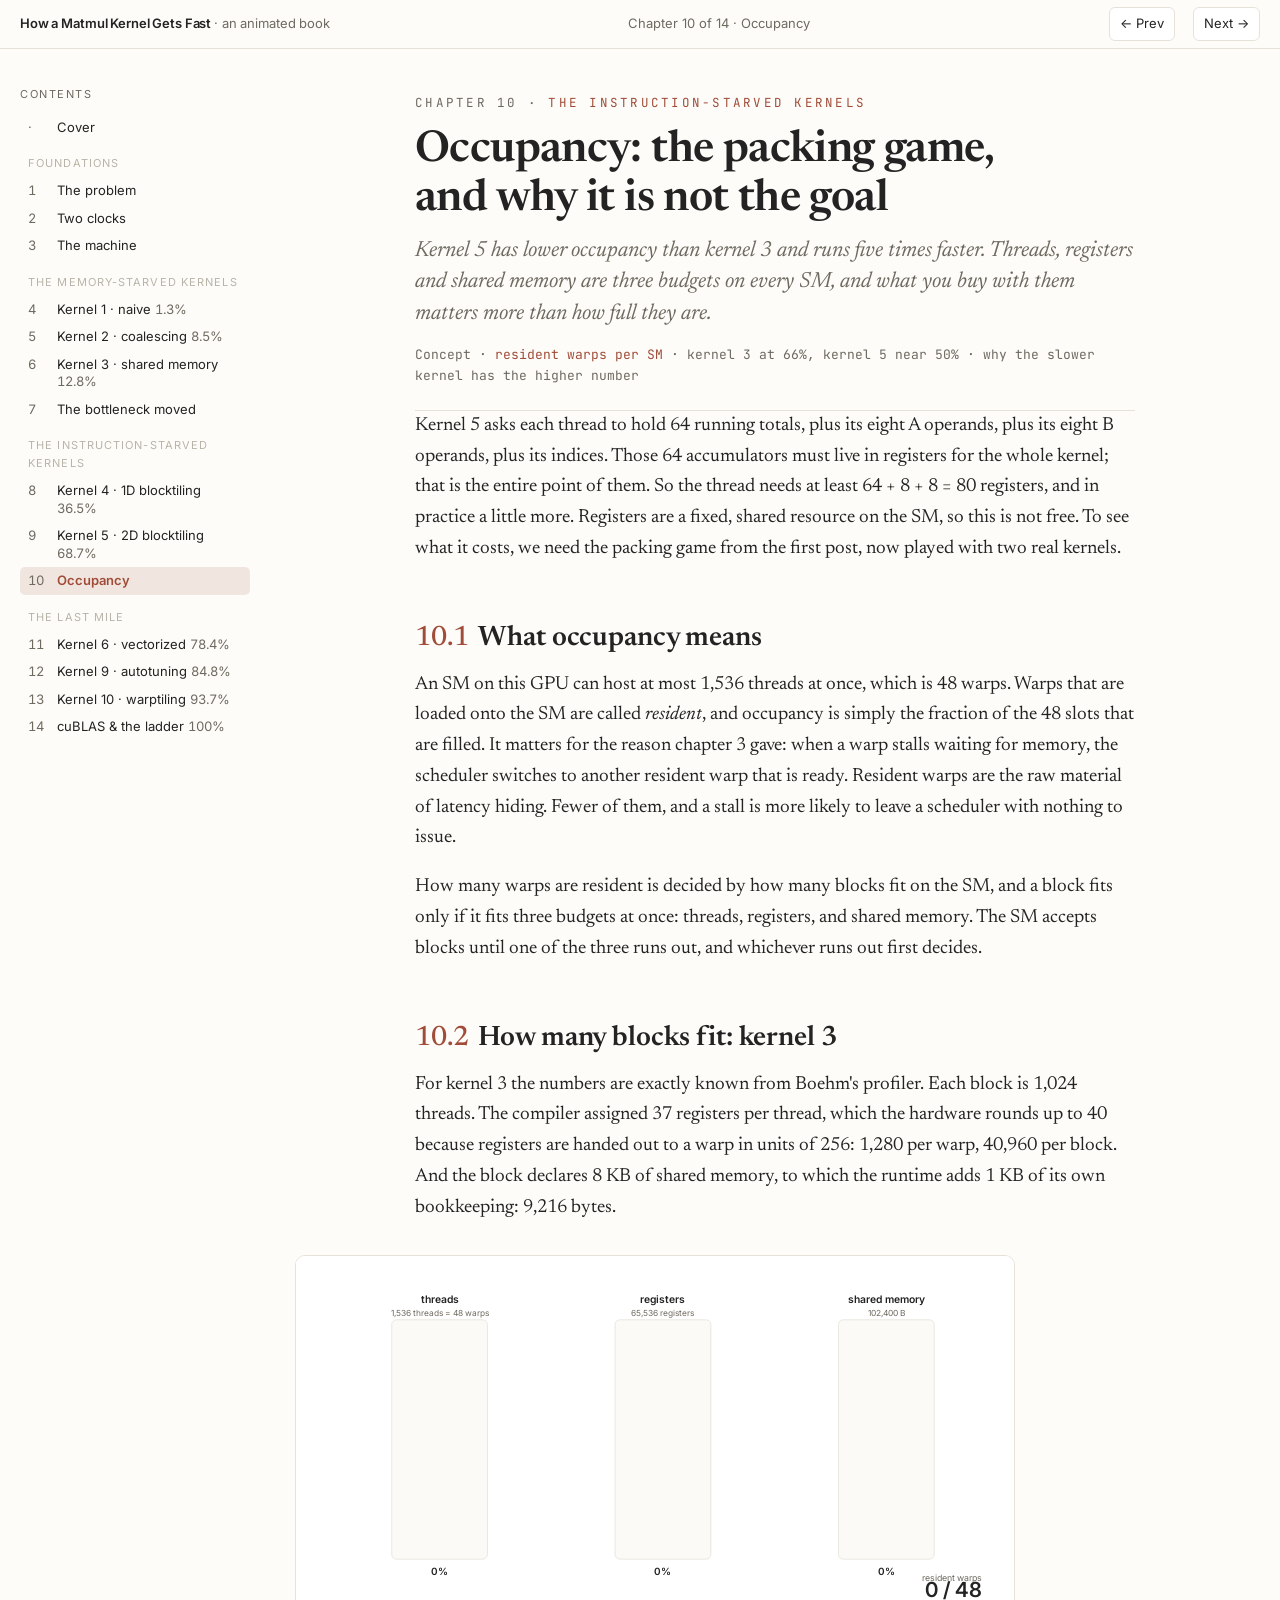
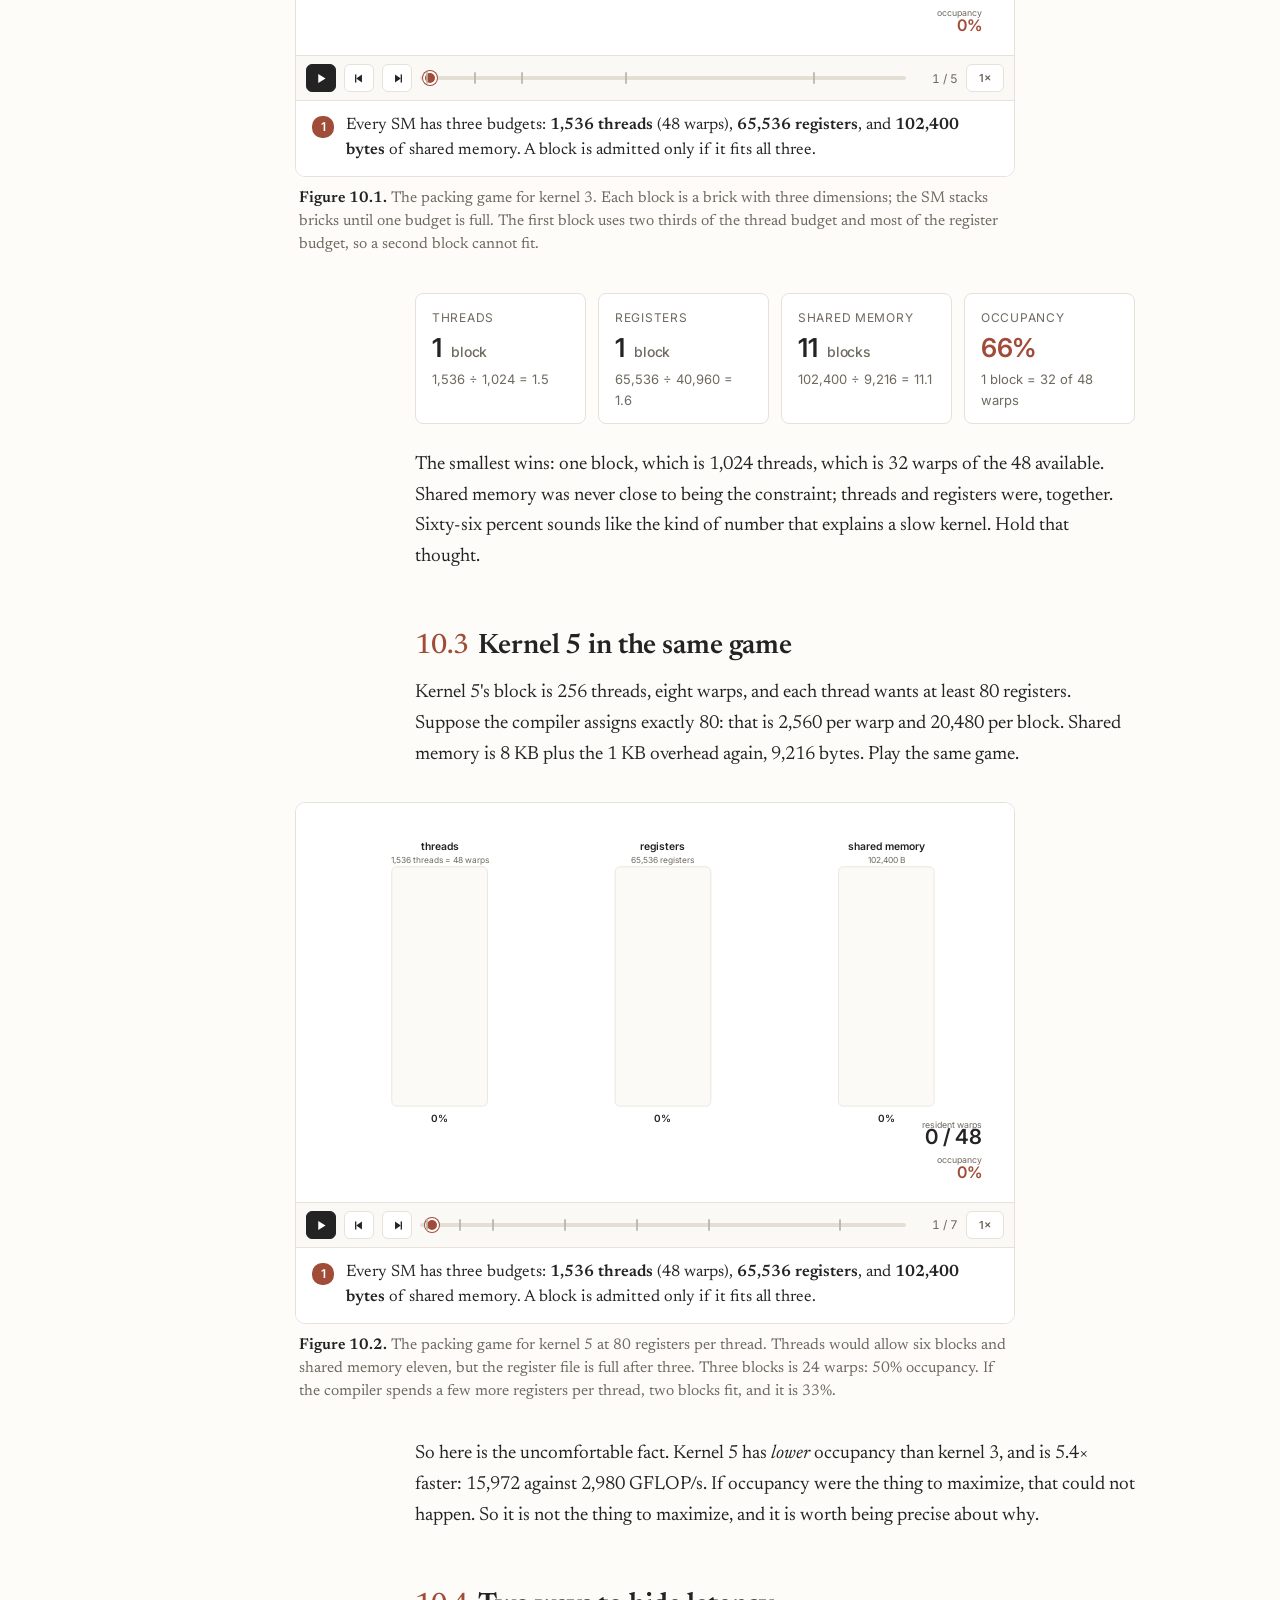
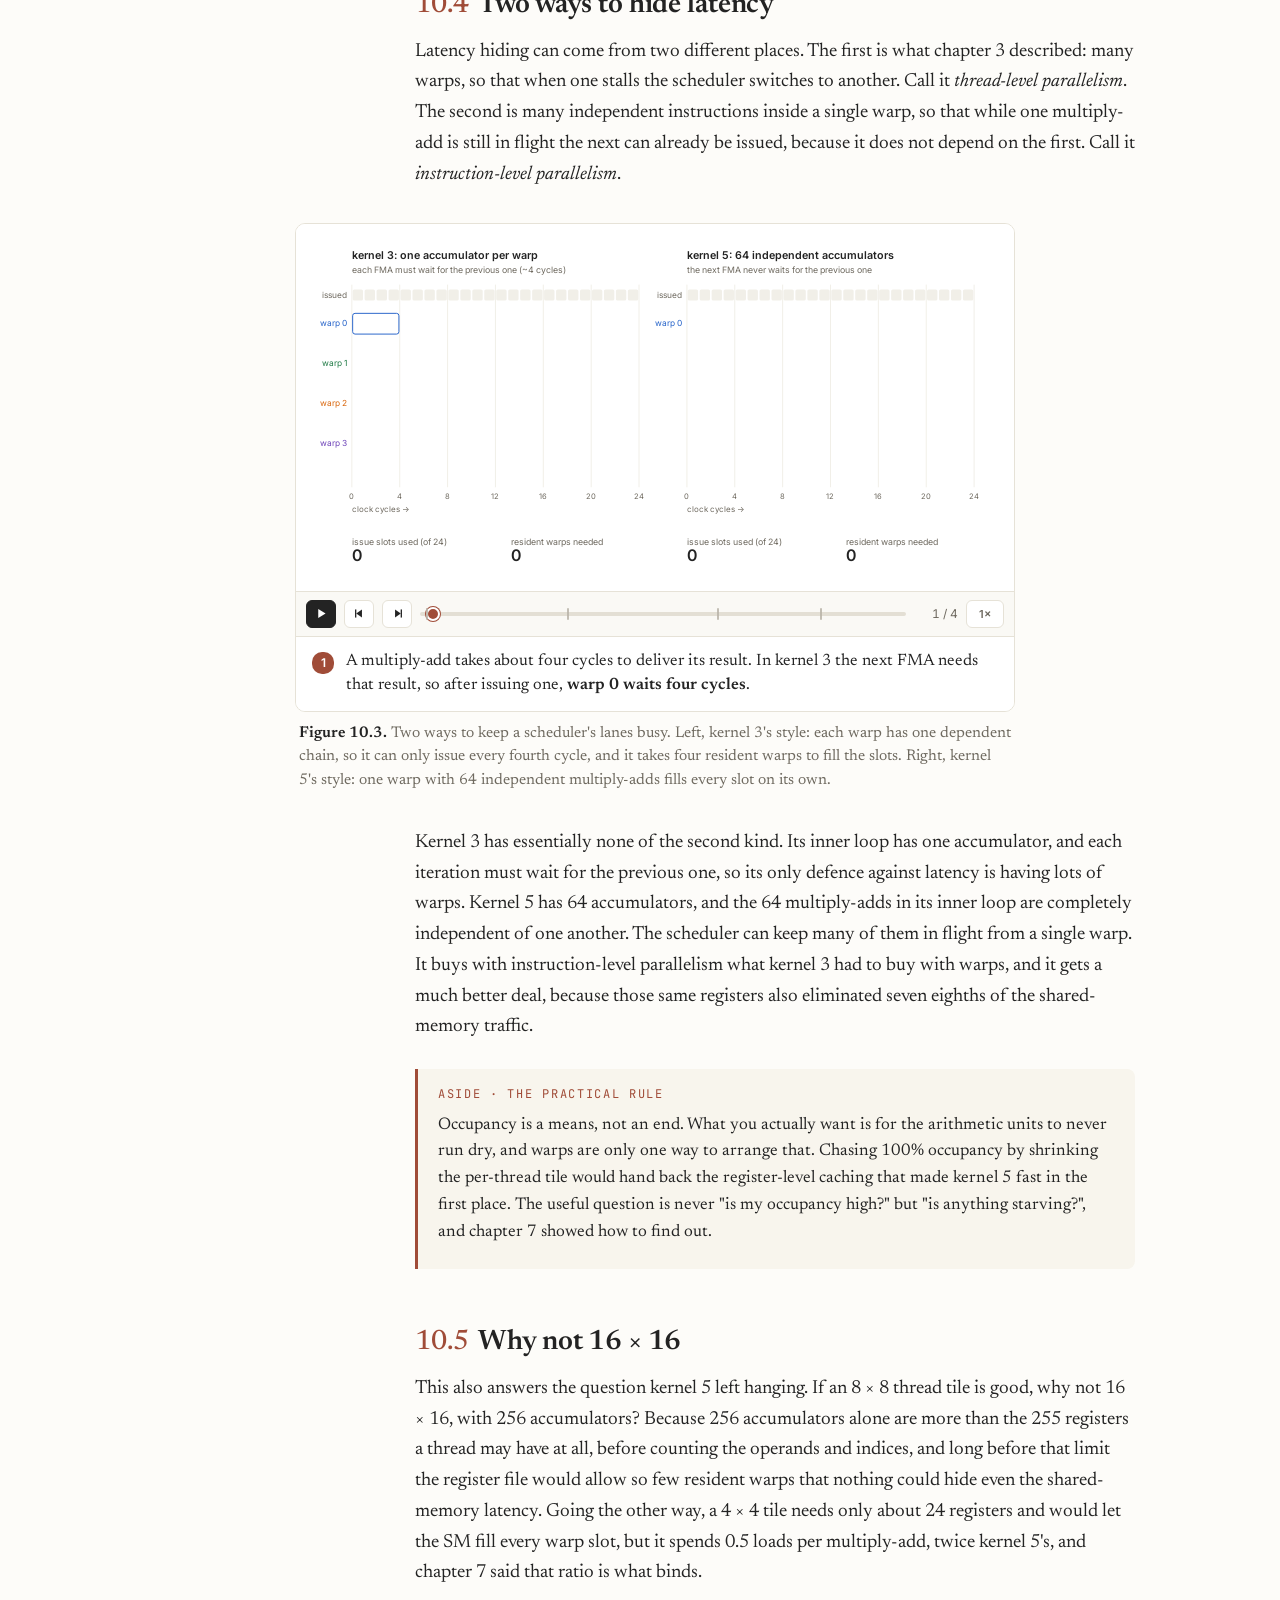
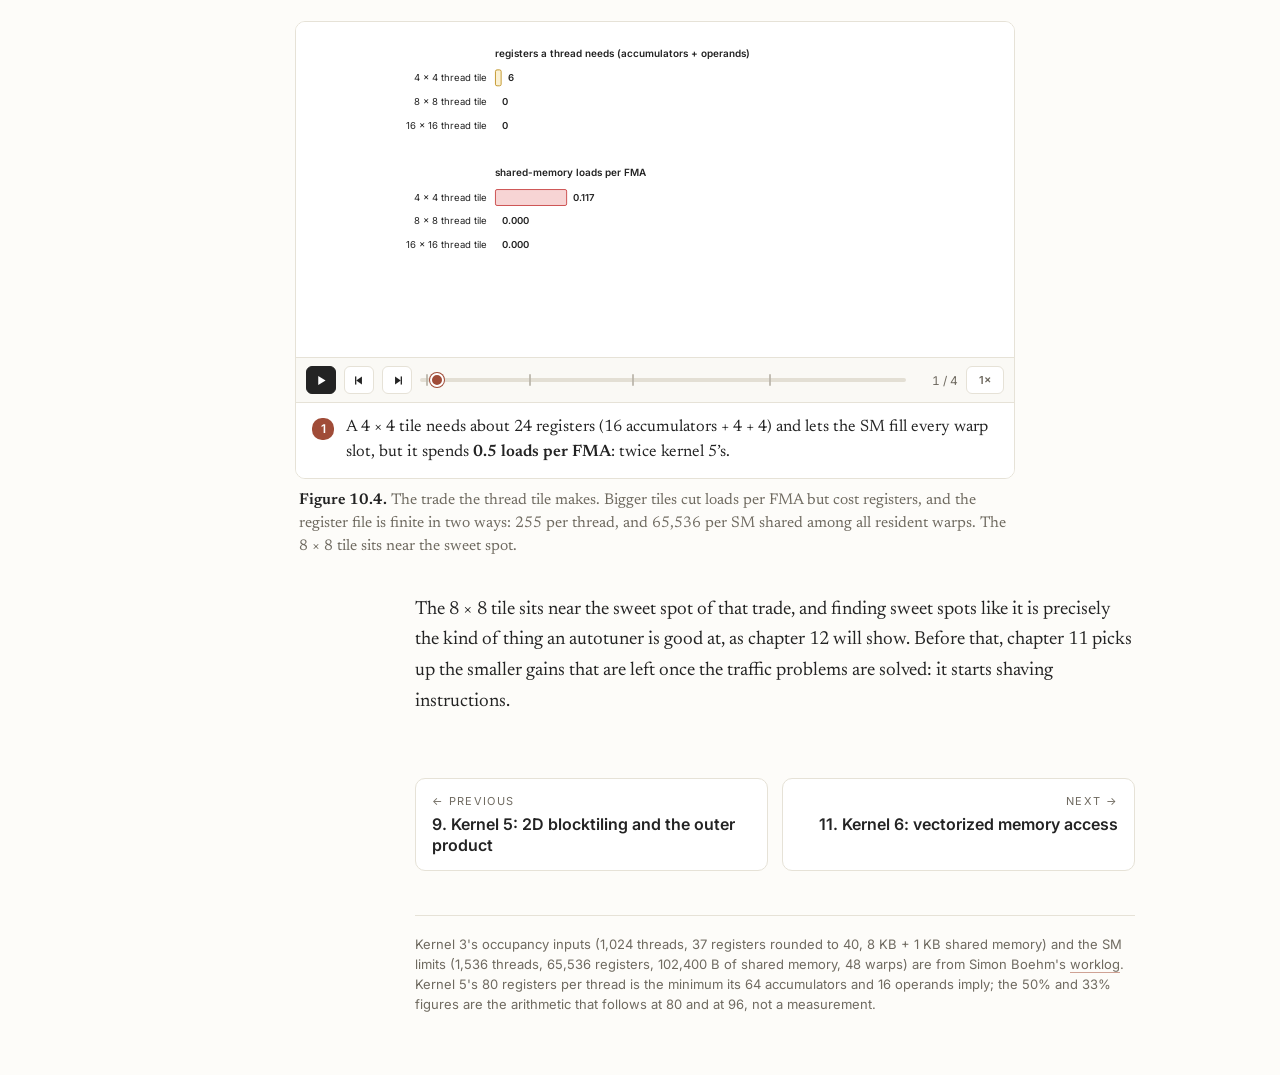
<file: ch10-occupancy.html>
<!doctype html>
<html lang="en">
<head>
<meta charset="utf-8">
<meta name="viewport" content="width=device-width, initial-scale=1">
<title>Occupancy: the packing game, and why it is not the goal · How a Matmul Kernel Gets Fast</title>
<link rel="preconnect" href="https://fonts.googleapis.com">
<link rel="stylesheet" href="https://fonts.googleapis.com/css2?family=Newsreader:ital,opsz,wght@0,6..72,400;0,6..72,500;0,6..72,600;1,6..72,400;1,6..72,500&family=Inter:wght@400;500;600&family=JetBrains+Mono:wght@400;500&display=swap">
<link rel="stylesheet" href="assets/book.css?v=6">
</head>
<body>
<div class="frame">
<nav class="side"></nav>
<main>
<article>

<div class="kicker">Chapter 10 · <em>The instruction-starved kernels</em></div>
<h1>Occupancy: the packing game, and why it is not the goal</h1>
<p class="lede">Kernel 5 has lower occupancy than kernel 3 and runs five times faster. Threads, registers and shared memory are three budgets on every SM, and what you buy with them matters more than how full they are.</p>
<div class="byline">Concept · <em>resident warps per SM</em> · kernel 3 at 66%, kernel 5 near 50% · why the slower kernel has the higher number</div>

<p>Kernel 5 asks each thread to hold 64 running totals, plus its eight A operands, plus its eight B operands, plus its indices. Those 64 accumulators must live in registers for the whole kernel; that is the entire point of them. So the thread needs at least 64 + 8 + 8 = 80 registers, and in practice a little more. Registers are a fixed, shared resource on the SM, so this is not free. To see what it costs, we need the packing game from the first post, now played with two real kernels.</p>

<h2><span class="no">10.1</span>What occupancy means</h2>

<p>An SM on this GPU can host at most 1,536 threads at once, which is 48 warps. Warps that are loaded onto the SM are called <em>resident</em>, and occupancy is simply the fraction of the 48 slots that are filled. It matters for the reason chapter 3 gave: when a warp stalls waiting for memory, the scheduler switches to another resident warp that is ready. Resident warps are the raw material of latency hiding. Fewer of them, and a stall is more likely to leave a scheduler with nothing to issue.</p>

<p>How many warps are resident is decided by how many blocks fit on the SM, and a block fits only if it fits three budgets at once: threads, registers, and shared memory. The SM accepts blocks until one of the three runs out, and whichever runs out first decides.</p>

<h2><span class="no">10.2</span>How many blocks fit: kernel 3</h2>

<p>For kernel 3 the numbers are exactly known from Boehm's profiler. Each block is 1,024 threads. The compiler assigned 37 registers per thread, which the hardware rounds up to 40 because registers are handed out to a warp in units of 256: 1,280 per warp, 40,960 per block. And the block declares 8 KB of shared memory, to which the runtime adds 1 KB of its own bookkeeping: 9,216 bytes.</p>

<figure class="wide">
  <div id="a-budgets3"></div>
  <figcaption><b>Figure 10.1.</b> The packing game for kernel 3. Each block is a brick with three dimensions; the SM stacks bricks until one budget is full. The first block uses two thirds of the thread budget and most of the register budget, so a second block cannot fit.</figcaption>
</figure>

<div class="ledger">
  <div class="cell"><div class="l">Threads</div><div class="v">1 <small>block</small></div><div class="d">1,536 ÷ 1,024 = 1.5</div></div>
  <div class="cell"><div class="l">Registers</div><div class="v">1 <small>block</small></div><div class="d">65,536 ÷ 40,960 = 1.6</div></div>
  <div class="cell"><div class="l">Shared memory</div><div class="v">11 <small>blocks</small></div><div class="d">102,400 ÷ 9,216 = 11.1</div></div>
  <div class="cell acc"><div class="l">Occupancy</div><div class="v">66%</div><div class="d">1 block = 32 of 48 warps</div></div>
</div>

<p>The smallest wins: one block, which is 1,024 threads, which is 32 warps of the 48 available. Shared memory was never close to being the constraint; threads and registers were, together. Sixty-six percent sounds like the kind of number that explains a slow kernel. Hold that thought.</p>

<h2><span class="no">10.3</span>Kernel 5 in the same game</h2>

<p>Kernel 5's block is 256 threads, eight warps, and each thread wants at least 80 registers. Suppose the compiler assigns exactly 80: that is 2,560 per warp and 20,480 per block. Shared memory is 8 KB plus the 1 KB overhead again, 9,216 bytes. Play the same game.</p>

<figure class="wide">
  <div id="a-budgets5"></div>
  <figcaption><b>Figure 10.2.</b> The packing game for kernel 5 at 80 registers per thread. Threads would allow six blocks and shared memory eleven, but the register file is full after three. Three blocks is 24 warps: 50% occupancy. If the compiler spends a few more registers per thread, two blocks fit, and it is 33%.</figcaption>
</figure>

<p>So here is the uncomfortable fact. Kernel 5 has <em>lower</em> occupancy than kernel 3, and is 5.4× faster: 15,972 against 2,980 GFLOP/s. If occupancy were the thing to maximize, that could not happen. So it is not the thing to maximize, and it is worth being precise about why.</p>

<h2><span class="no">10.4</span>Two ways to hide latency</h2>

<p>Latency hiding can come from two different places. The first is what chapter 3 described: many warps, so that when one stalls the scheduler switches to another. Call it <em>thread-level parallelism</em>. The second is many independent instructions inside a single warp, so that while one multiply-add is still in flight the next can already be issued, because it does not depend on the first. Call it <em>instruction-level parallelism</em>.</p>

<figure class="wide">
  <div id="a-tlp"></div>
  <figcaption><b>Figure 10.3.</b> Two ways to keep a scheduler's lanes busy. Left, kernel 3's style: each warp has one dependent chain, so it can only issue every fourth cycle, and it takes four resident warps to fill the slots. Right, kernel 5's style: one warp with 64 independent multiply-adds fills every slot on its own.</figcaption>
</figure>

<p>Kernel 3 has essentially none of the second kind. Its inner loop has one accumulator, and each iteration must wait for the previous one, so its only defence against latency is having lots of warps. Kernel 5 has 64 accumulators, and the 64 multiply-adds in its inner loop are completely independent of one another. The scheduler can keep many of them in flight from a single warp. It buys with instruction-level parallelism what kernel 3 had to buy with warps, and it gets a much better deal, because those same registers also eliminated seven eighths of the shared-memory traffic.</p>

<div class="aside">
  <div class="t">Aside · the practical rule</div>
  <p>Occupancy is a means, not an end. What you actually want is for the arithmetic units to never run dry, and warps are only one way to arrange that. Chasing 100% occupancy by shrinking the per-thread tile would hand back the register-level caching that made kernel 5 fast in the first place. The useful question is never "is my occupancy high?" but "is anything starving?", and chapter 7 showed how to find out.</p>
</div>

<h2><span class="no">10.5</span>Why not 16 × 16</h2>

<p>This also answers the question kernel 5 left hanging. If an 8 × 8 thread tile is good, why not 16 × 16, with 256 accumulators? Because 256 accumulators alone are more than the 255 registers a thread may have at all, before counting the operands and indices, and long before that limit the register file would allow so few resident warps that nothing could hide even the shared-memory latency. Going the other way, a 4 × 4 tile needs only about 24 registers and would let the SM fill every warp slot, but it spends 0.5 loads per multiply-add, twice kernel 5's, and chapter 7 said that ratio is what binds.</p>

<figure class="wide">
  <div id="a-sweet"></div>
  <figcaption><b>Figure 10.4.</b> The trade the thread tile makes. Bigger tiles cut loads per FMA but cost registers, and the register file is finite in two ways: 255 per thread, and 65,536 per SM shared among all resident warps. The 8 × 8 tile sits near the sweet spot.</figcaption>
</figure>

<p>The 8 × 8 tile sits near the sweet spot of that trade, and finding sweet spots like it is precisely the kind of thing an autotuner is good at, as chapter 12 will show. Before that, chapter 11 picks up the smaller gains that are left once the traffic problems are solved: it starts shaving instructions.</p>

<div class="pager"></div>
<div class="colophon">Kernel 3's occupancy inputs (1,024 threads, 37 registers rounded to 40, 8 KB + 1 KB shared memory) and the SM limits (1,536 threads, 65,536 registers, 102,400 B of shared memory, 48 warps) are from Simon Boehm's <a href="https://siboehm.com/articles/22/CUDA-MMM">worklog</a>. Kernel 5's 80 registers per thread is the minimum its 64 accumulators and 16 operands imply; the 50% and 33% figures are the arithmetic that follows at 80 and at 96, not a measurement.</div>

</article>
</main>
</div>

<script src="assets/anim.js?v=6"></script>
<script src="assets/nav.js?v=6"></script>
<script>
(function () {
  const K = MB.color;
  const LIM = { threads: 1536, regs: 65536, smem: 102400 };

  // shared builder for the packing game
  function packingGame(id, title, block, tries, finalCaption) {
    const S = MB.scene(id, { w: 900, h: 500, title });
    const tl = S.tl;
    const gx = [120, 400, 680], gw = 120, gy = 80, gh = 300;
    const names = ['threads', 'registers', 'shared memory'];
    const keys = ['threads', 'regs', 'smem'];
    const units = ['1,536 threads = 48 warps', '65,536 registers', '102,400 B'];
    const cols = [{ f: '#e7e4dc', s: K.grey }, { f: K.goldfill, s: K.gold }, { f: K.purplefill, s: K.purple }];
    const gauges = keys.map((k, i) => {
      S.rect({ x: gx[i], y: gy, w: gw, h: gh, fill: '#fbfaf7', stroke: K.rule, rx: 6 });
      S.text({ x: gx[i] + gw / 2, y: gy - 24, text: names[i], anchor: 'middle', size: 13, fill: K.ink, weight: 600 });
      S.text({ x: gx[i] + gw / 2, y: gy - 8, text: units[i], anchor: 'middle', size: 10.5, fill: K.muted });
      const bricks = [];
      const pct = S.text({ x: gx[i] + gw / 2, y: gy + gh + 16, text: '0%', anchor: 'middle', size: 12.5, fill: K.ink, weight: 600 });
      const used = S.text({ x: gx[i] + gw / 2, y: gy + gh + 32, text: '', anchor: 'middle', size: 10.5, fill: K.muted });
      return { i, bricks, pct, used, col: cols[i] };
    });
    const brickLbl = S.text({ x: 40, y: 440, text: '', size: 12.5, fill: K.ink, weight: 600 });
    const brickLbl2 = S.text({ x: 40, y: 460, text: '', size: 12, fill: K.muted });
    const verdict = S.text({ x: 40, y: 486, text: '', size: 12.5, fill: K.red, weight: 600 });
    const occ = S.counter({ x: 860, y: 404, label: 'resident warps', value: 0, size: 26, anchor: 'end', format: v => Math.round(v) + ' / 48' });
    const occP = S.counter({ x: 860, y: 448, label: 'occupancy', value: 0, size: 20, anchor: 'end', fill: K.accent, format: v => v.toFixed(0) + '%' });

    tl.step('Every SM has three budgets: <b>1,536 threads</b> (48 warps), <b>65,536 registers</b>, and <b>102,400 bytes</b> of shared memory. A block is admitted only if it fits all three.');
    tl.wait(1.8);
    tl.step(`One block of ${block.name} needs <b>${MB.fmt(block.threads)} threads</b>, <b>${MB.fmt(block.regs)} registers</b> and <b>${MB.fmt(block.smem)} bytes</b> of shared memory: ${block.why}`);
    tl.set(brickLbl, { text: `one block: ${MB.fmt(block.threads)} threads · ${MB.fmt(block.regs)} registers · ${MB.fmt(block.smem)} B shared memory` });
    tl.set(brickLbl2, { text: block.detail });
    // a floating brick preview
    tl.wait(1.8);
    const usedNow = { threads: 0, regs: 0, smem: 0 };
    let nRes = 0;
    tries.forEach((tr, n) => {
      const fits = keys.every(k => usedNow[k] + block[k] <= LIM[k]);
      tl.step(tr.caption);
      if (fits) {
        gauges.forEach((g, i) => {
          const k = keys[i];
          const h0 = gh * usedNow[k] / LIM[k], h1 = gh * block[k] / LIM[k];
          const r = S.rect({ x: gx[i] + 6, y: gy + gh - h0 - h1, w: gw - 12, h: h1 - 1.5, fill: g.col.f, stroke: g.col.s, sw: 1, rx: 2, opacity: 0 });
          r.setNow({ ty: -40 });
          tl.to(r, { opacity: 1, ty: 0 }, 0.5, { at: i === 0 ? '>' : '<', ease: 'out' });
          usedNow[k] += block[k];
          tl.set(g.pct, { text: (100 * usedNow[k] / LIM[k]).toFixed(0) + '%' });
          tl.set(g.used, { text: MB.fmt(usedNow[k]) + ' used' }, '<');
        });
        nRes += block.warps;
        tl.to(occ.num, { value: nRes }, 0.4);
        tl.to(occP.num, { value: 100 * nRes / 48 }, 0.4, { at: '<' });
        tl.set(verdict, { text: '' }, '<');
      } else {
        // show the overflow: a red ghost brick above the failing gauges
        const failing = keys.filter(k => usedNow[k] + block[k] > LIM[k]);
        gauges.forEach((g, i) => {
          const k = keys[i];
          const h0 = gh * usedNow[k] / LIM[k], h1 = gh * block[k] / LIM[k];
          const bad = failing.includes(k);
          const r = S.rect({ x: gx[i] + 6, y: gy + gh - h0 - h1, w: gw - 12, h: h1 - 1.5, fill: bad ? K.redfill : '#fff', stroke: bad ? K.red : K.faint, sw: 1, rx: 2, opacity: 0, dash: '4 3' });
          tl.to(r, { opacity: 1 }, 0.3, { at: i === 0 ? '>' : '<' });
          tl.to(r, { opacity: 0 }, 0.3, { at: '<+1.6' });
        });
        tl.set(verdict, { text: `block ${n + 1} does not fit: ${failing.map((k, j) => `${names[keys.indexOf(k)]} would need ${MB.fmt(usedNow[k] + block[k])}`).join('; ')}` });
      }
      tl.wait(2.0);
    });
    tl.step(finalCaption);
    tl.wait(3.2);
    S.finish();
  }

  packingGame('a-budgets3', 'The packing game for kernel 3',
    { name: 'kernel 3', threads: 1024, regs: 40960, smem: 9216, warps: 32, why: '1,024 threads × 40 registers (37 rounded up to the allocation unit), and 8 KB of tiles plus 1 KB of runtime overhead.', detail: '32 warps × 1,280 registers per warp = 40,960 · As + Bs = 8,192 B + 1,024 B reserved' },
    [
      { caption: 'Drop in the first block. Threads: 1,024 of 1,536, two thirds. Registers: 40,960 of 65,536. Shared memory: barely touched.' },
      { caption: 'Try a second block. It would need 2,048 threads and 81,920 registers. <b>Neither fits.</b> The SM stops at one.' },
    ],
    'One block is resident: <b>32 warps of 48, 66% occupancy</b>. Threads and registers ran out together; shared memory would have allowed eleven blocks. Hold on to this number.');

  packingGame('a-budgets5', 'The packing game for kernel 5',
    { name: 'kernel 5', threads: 256, regs: 20480, smem: 9216, warps: 8, why: '256 threads × 80 registers (64 accumulators + 8 + 8 operands), and the same 8 KB + 1 KB of shared memory.', detail: '8 warps × 2,560 registers per warp = 20,480 · at 96 registers per thread it would be 24,576' },
    [
      { caption: 'First block: 256 threads is only a sixth of the thread budget, but 20,480 registers is nearly a third of the register file.' },
      { caption: 'Second block fits easily.' },
      { caption: 'Third block: 768 threads, <b>61,440 registers</b> — the register file is 94% full.' },
      { caption: 'Fourth block would need 81,920 registers. <b>Registers run out</b> long before threads (1,024 of 1,536) or shared memory (36,864 of 102,400).' },
    ],
    'Three blocks are resident: <b>24 warps of 48, 50% occupancy</b>, decided by registers alone. At 96 registers per thread only two blocks fit: 33%. Lower than kernel 3 either way, and 5.4× faster.');

  // ------------------------------------------------------------ 10.3 TLP vs ILP
  (function () {
    const S = MB.scene('a-tlp', { w: 900, h: 460, title: 'Thread-level against instruction-level parallelism' });
    const tl = S.tl;
    const LAT = 4, cyc = 15, N = 24;
    function panel(x0, title, sub) {
      S.text({ x: x0, y: 40, text: title, size: 13.5, fill: K.ink, weight: 600 });
      S.text({ x: x0, y: 58, text: sub, size: 11, fill: K.muted });
      for (let c = 0; c <= N; c += 4) {
        S.line({ x1: x0 + c * cyc, y1: 76, x2: x0 + c * cyc, y2: 330, stroke: '#eeebe3', sw: 1 });
        S.text({ x: x0 + c * cyc, y: 342, text: '' + c, anchor: 'middle', size: 9.5, fill: K.muted });
      }
      S.text({ x: x0, y: 358, text: 'clock cycles →', size: 10, fill: K.muted });
      // issue-slot row
      S.text({ x: x0 - 6, y: 90, text: 'issued', anchor: 'end', size: 10.5, fill: K.muted });
      const slots = [];
      for (let c = 0; c < N; c++) slots.push(S.rect({ x: x0 + c * cyc + 1, y: 82, w: cyc - 2, h: 14, fill: '#f1efe8', stroke: 'none', rx: 2 }));
      return slots;
    }
    const L = 70, R = 490;
    const slotsL = panel(L, 'kernel 3: one accumulator per warp', 'each FMA must wait for the previous one (~4 cycles)');
    const slotsR = panel(R, 'kernel 5: 64 independent accumulators', 'the next FMA never waits for the previous one');
    const busyL = S.counter({ x: L, y: 400, label: 'issue slots used (of 24)', value: 0, size: 20 });
    const warpsL = S.counter({ x: L + 200, y: 400, label: 'resident warps needed', value: 0, size: 20 });
    const busyR = S.counter({ x: R, y: 400, label: 'issue slots used (of 24)', value: 0, size: 20 });
    const warpsR = S.counter({ x: R + 200, y: 400, label: 'resident warps needed', value: 0, size: 20 });
    const wc = [K.A, K.B, K.C, K.purple];
    // left: 4 warps, each issues an FMA every 4 cycles
    const rowsL = [], rowsR = [];
    for (let w = 0; w < 4; w++) {
      S.text({ x: L - 6, y: 125 + w * 50, text: 'warp ' + w, anchor: 'end', size: 10.5, fill: wc[w] });
      const boxes = [];
      for (let c = w; c < N; c += LAT) boxes.push(S.rect({ x: L + c * cyc + 1, y: 112 + w * 50, w: LAT * cyc - 2, h: 26, fill: '#fff', stroke: wc[w], sw: 1.2, rx: 3, opacity: 0 }));
      rowsL.push(boxes);
    }
    S.text({ x: R - 6, y: 125, text: 'warp 0', anchor: 'end', size: 10.5, fill: wc[0] });
    for (let c = 0; c < N; c++) rowsR.push(S.rect({ x: R + c * cyc + 1, y: 112 + (c % 4) * 8, w: LAT * cyc - 2, h: 7, fill: K.tealfill, stroke: K.teal, sw: 0.8, rx: 2, opacity: 0 }));
    const noteL = S.text({ x: L, y: 300, text: '', size: 11, fill: K.muted });
    const noteR = S.text({ x: R, y: 300, text: '', size: 11, fill: K.muted });

    tl.step('A multiply-add takes about four cycles to deliver its result. In kernel 3 the next FMA needs that result, so after issuing one, <b>warp 0 waits four cycles</b>.');
    rowsL[0].forEach((b, i) => { tl.show(b, 0.2, { at: i === 0 ? '>' : '<+0.35' }); });
    for (let c = 0; c < N; c += LAT) tl.to(slotsL[c], { fill: wc[0] }, 0.1, { at: c === 0 ? '<' : '<+0.35' });
    tl.to(busyL.num, { value: 6 }, 0.5, { at: '<' });
    tl.to(warpsL.num, { value: 1 }, 0.3, { at: '<' });
    tl.set(noteL, { text: 'one warp fills 6 of 24 slots: the lanes idle three cycles in four' });
    tl.wait(1.8);
    tl.step('The scheduler fills the gaps by switching to other <b>resident warps</b>. With four warps, every slot is used. That is thread-level parallelism, and it needs occupancy.');
    for (let w = 1; w < 4; w++) {
      rowsL[w].forEach((b, i) => { tl.show(b, 0.15, { at: i === 0 ? '>' : '<+0.1' }); });
      for (let c = w; c < N; c += LAT) tl.to(slotsL[c], { fill: wc[w] }, 0.1, { at: c === w ? '<' : '<+0.1' });
      tl.to(busyL.num, { value: 6 * (w + 1) }, 0.4, { at: '<' });
      tl.to(warpsL.num, { value: w + 1 }, 0.3, { at: '<' });
    }
    tl.set(noteL, { text: 'four warps × 6 FMAs = 24 slots: full, but only because four warps were resident' });
    tl.wait(2.0);
    tl.step('Kernel 5’s warp has 64 multiply-adds that do not depend on each other. It issues one <b>every cycle</b>, on its own. Instruction-level parallelism needs no second warp.');
    rowsR.forEach((b, c) => { tl.show(b, 0.12, { at: c === 0 ? '>' : '<+0.08' }); tl.to(slotsR[c], { fill: K.teal }, 0.1, { at: '<' }); });
    tl.to(busyR.num, { value: 24 }, 2.0, { at: '<-1.9', ease: 'linear' });
    tl.to(warpsR.num, { value: 1 }, 0.3);
    tl.set(noteR, { text: 'one warp fills all 24 slots: up to four FMAs in flight at once' });
    tl.wait(2.0);
    tl.step('So kernel 5 buys with instruction-level parallelism what kernel 3 had to buy with warps, and the same registers that make this possible also cut its shared-memory traffic 8×. Lower occupancy, 5.4× the speed.');
    tl.wait(3.2);
    S.finish();
  })();

  // ------------------------------------------------------------ 10.4 why not 16x16
  (function () {
    const S = MB.scene('a-sweet', { w: 900, h: 420, title: 'The thread-tile trade: registers against loads per FMA' });
    const tl = S.tl;
    const x0 = 250, W = 380;
    S.text({ x: x0, y: 40, text: 'registers a thread needs (accumulators + operands)', size: 12.5, fill: K.ink, weight: 600 });
    const cap = S.line({ x1: x0 + W * 255 / 300, y1: 50, x2: x0 + W * 255 / 300, y2: 150, stroke: K.red, sw: 1.5, dash: '5 4', opacity: 0 });
    const capL = S.text({ x: x0 + W * 255 / 300 + 6, y: 56, text: '255: the most one thread can have', size: 11, fill: K.red, weight: 600, opacity: 0 });
    const tiles = [{ n: '4 × 4', regs: 24, lpf: 0.5 }, { n: '8 × 8', regs: 80, lpf: 0.25 }, { n: '16 × 16', regs: 288, lpf: 0.125 }];
    const rb = tiles.map((t, i) => S.bar({ x: x0, y: 60 + i * 30, w: 0, h: 20, fill: K.goldfill, stroke: K.gold, label: t.n + ' thread tile', value: 0 }));
    S.text({ x: x0, y: 190, text: 'shared-memory loads per FMA', size: 12.5, fill: K.ink, weight: 600 });
    const lb = tiles.map((t, i) => S.bar({ x: x0, y: 210 + i * 30, w: 0, h: 20, fill: K.redfill, stroke: K.red, label: t.n + ' thread tile', value: 0, format: v => v.toFixed(3) }));
    const note = S.text({ x: 40, y: 330, text: '', size: 12.5, fill: K.ink, weight: 600 });
    const note2 = S.text({ x: 40, y: 352, text: '', size: 12, fill: K.muted });
    const note3 = S.text({ x: 40, y: 374, text: '', size: 12, fill: K.muted });

    tl.step('A 4 × 4 tile needs about 24 registers (16 accumulators + 4 + 4) and lets the SM fill every warp slot, but it spends <b>0.5 loads per FMA</b>: twice kernel 5’s.');
    rb[0].grow(tl, W * 24 / 300, 24, 0.6); lb[0].grow(tl, W * 0.5 / 0.5, 0.5, 0.6, { at: '<' });
    tl.set(note, { text: '4 × 4: (4 + 4) loads for 16 FMAs = 0.5 — the ratio chapter 7 said binds' });
    tl.wait(1.8);
    tl.step('The 8 × 8 tile needs 80 registers and lands at 50% occupancy, but it reaches the <b>0.25</b> supply line. This is kernel 5.');
    rb[1].grow(tl, W * 80 / 300, 80, 0.6); lb[1].grow(tl, W * 0.25 / 0.5, 0.25, 0.6, { at: '<' });
    tl.set(note2, { text: '8 × 8: (8 + 8) loads for 64 FMAs = 0.25 — at 80 registers, three blocks fit, 24 warps' });
    tl.wait(1.8);
    tl.step('A 16 × 16 tile would need 256 accumulators plus 32 operands: <b>288 registers</b>, more than the 255 a thread can have at all. Even at the cap, one block per SM, and nothing could hide latency.');
    tl.show([cap, capL], 0.3);
    rb[2].grow(tl, W * 288 / 300, 288, 0.8); lb[2].grow(tl, W * 0.125 / 0.5, 0.125, 0.6, { at: '<' });
    tl.to(rb[2].rect, { fill: K.redfill, stroke: K.red }, 0.3);
    tl.set(note3, { text: '16 × 16: 0.125 loads per FMA, but impossible — the register file is finite per thread (255) and per SM (65,536)' });
    tl.wait(1.8);
    tl.step('So the tile sits near the sweet spot of a trade with two sides. Autotuning, in chapter 12, is how that spot gets found on a real chip: by measuring.');
    tl.wait(3.0);
    S.finish();
  })();
})();
</script>
</body>
</html>
</file>
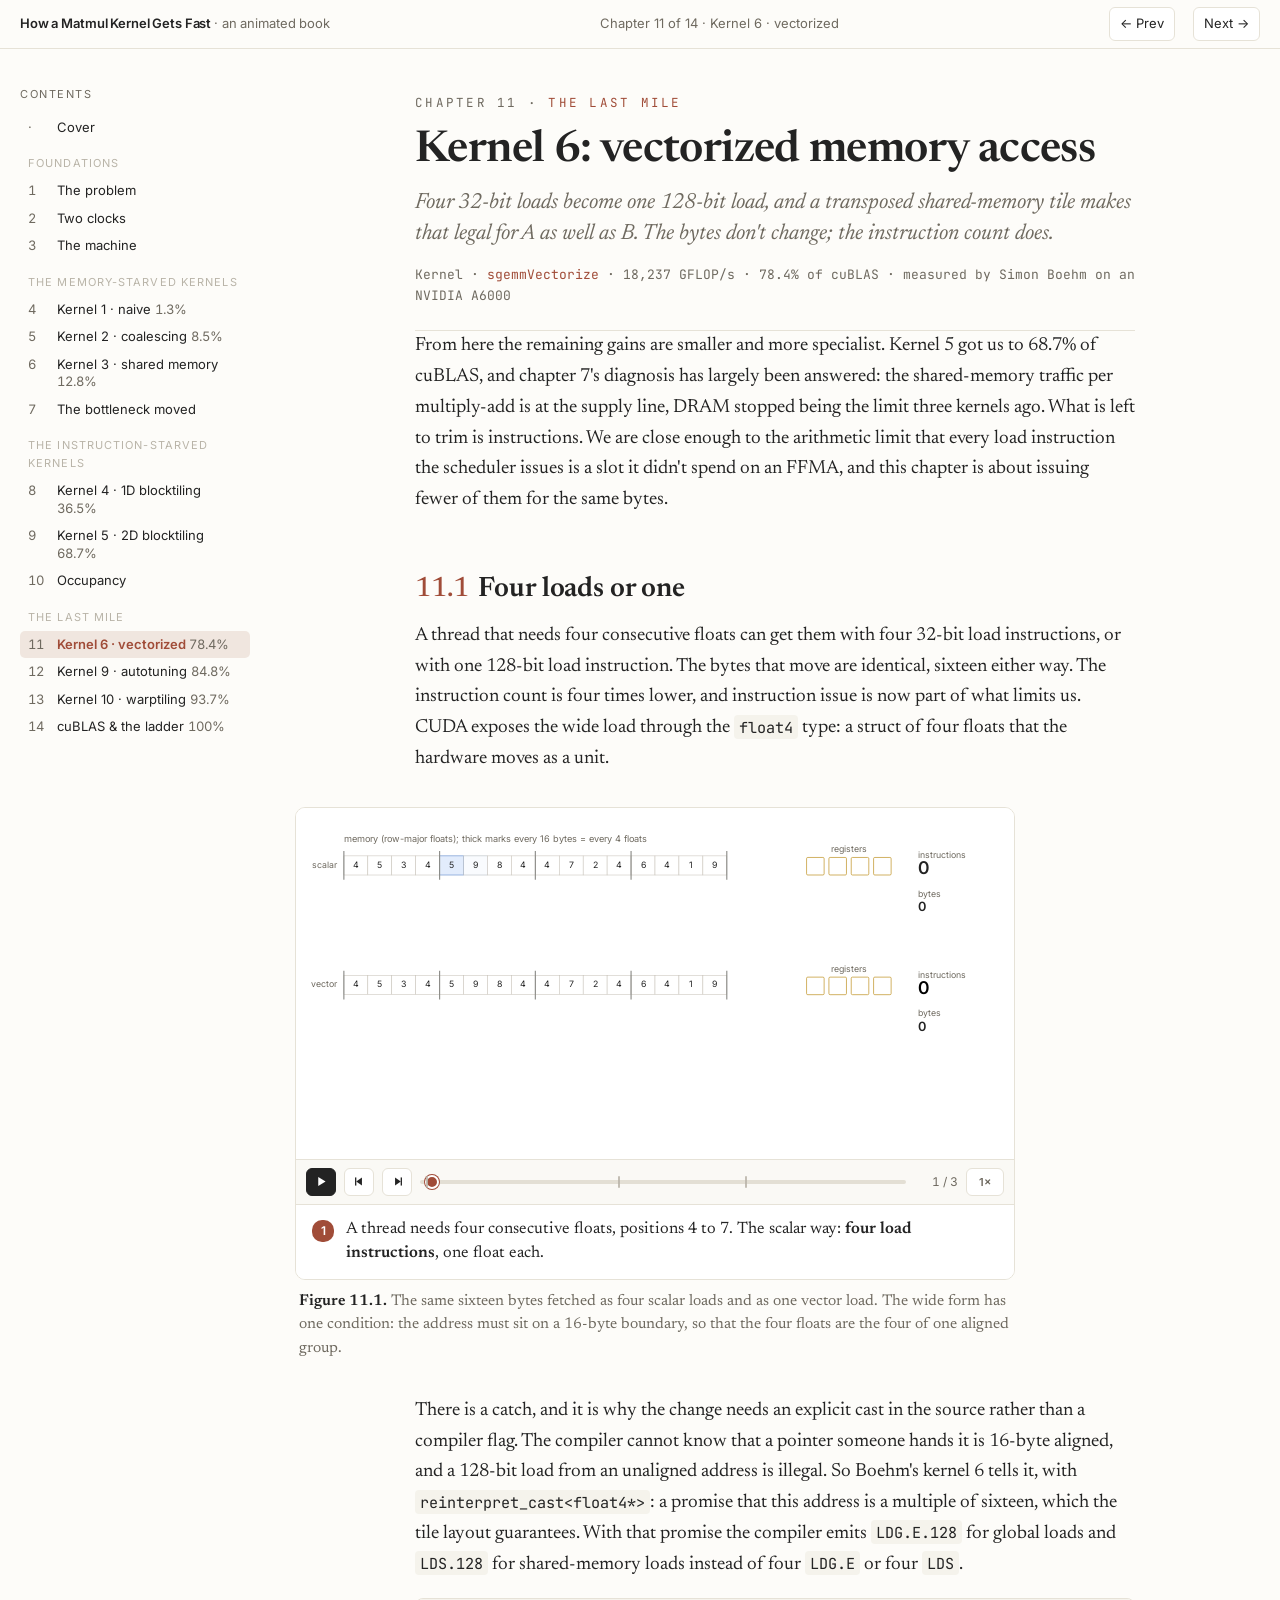
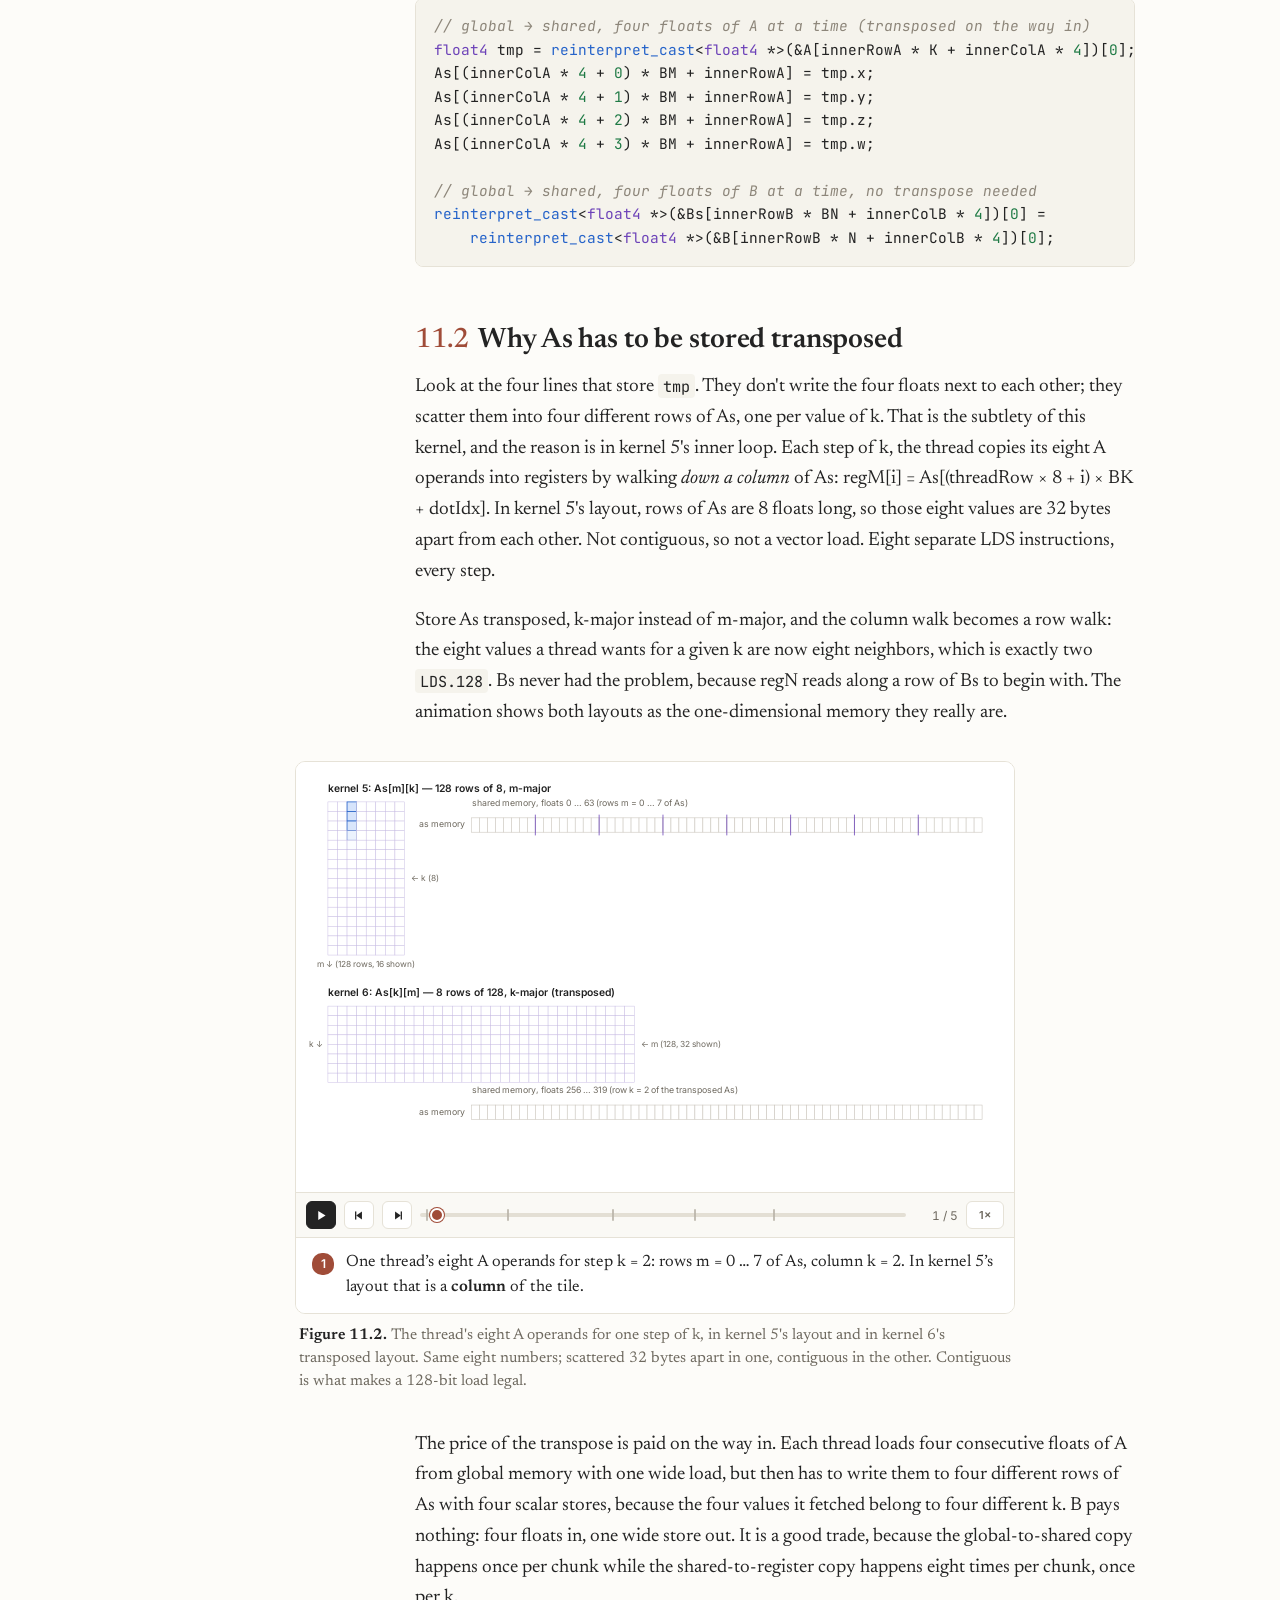
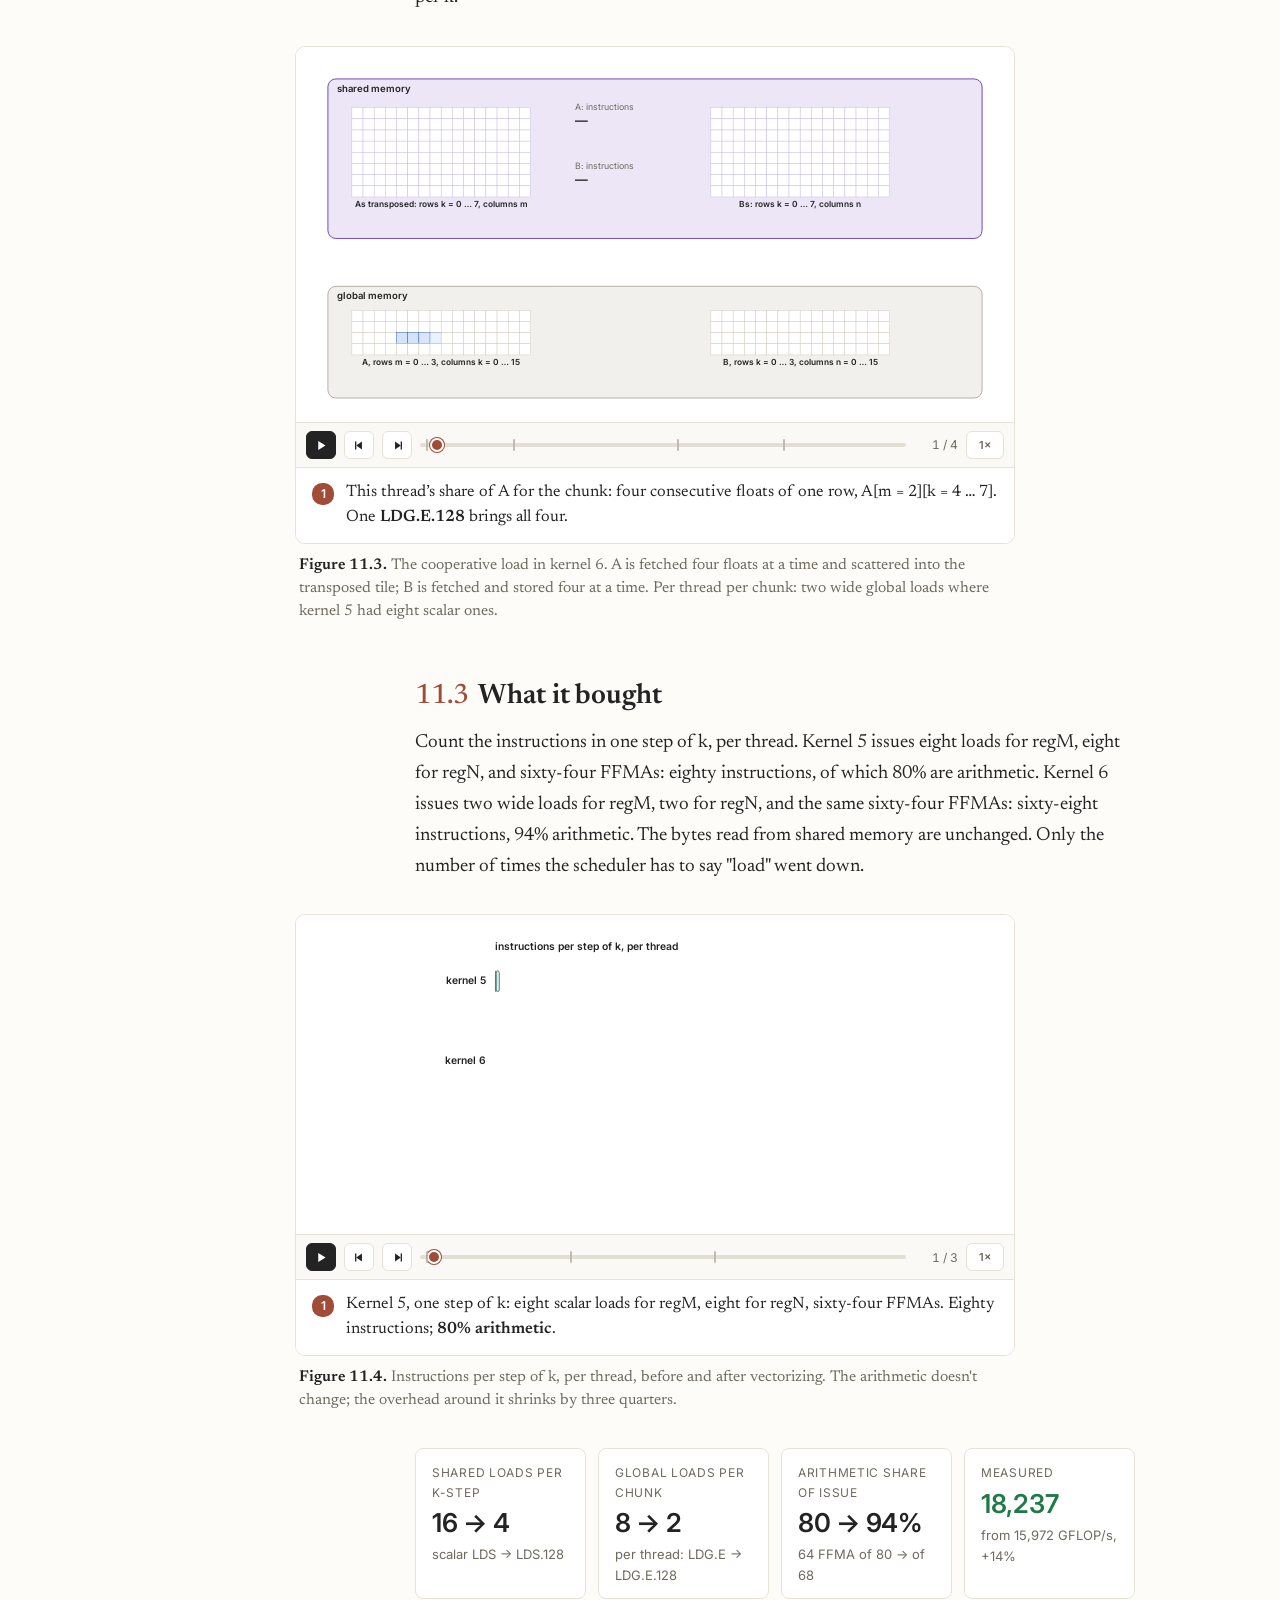
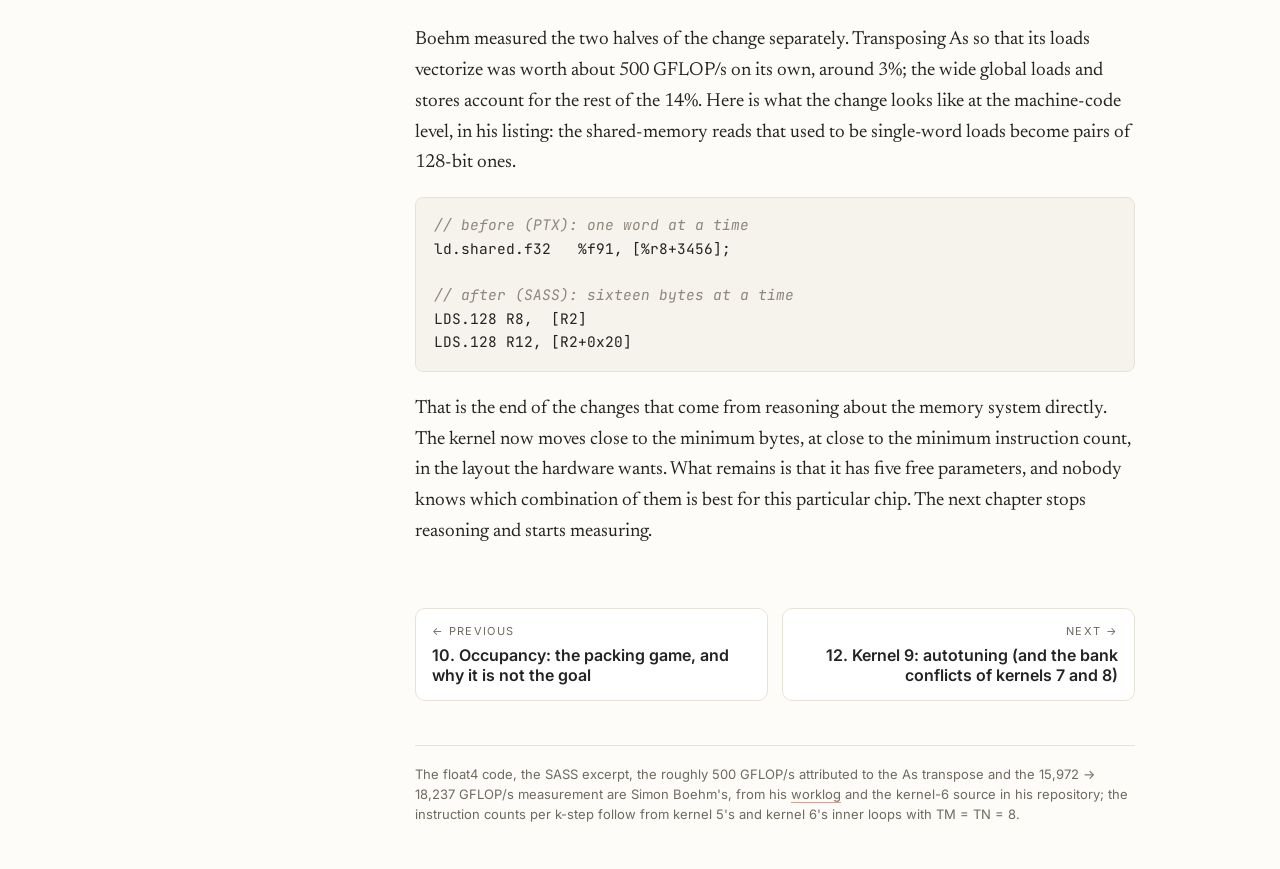
<file: ch11-kernel-6-vectorized.html>
<!doctype html>
<html lang="en">
<head>
<meta charset="utf-8">
<meta name="viewport" content="width=device-width, initial-scale=1">
<title>Kernel 6: vectorized memory access · How a Matmul Kernel Gets Fast</title>
<link rel="preconnect" href="https://fonts.googleapis.com">
<link rel="stylesheet" href="https://fonts.googleapis.com/css2?family=Newsreader:ital,opsz,wght@0,6..72,400;0,6..72,500;0,6..72,600;1,6..72,400;1,6..72,500&family=Inter:wght@400;500;600&family=JetBrains+Mono:wght@400;500&display=swap">
<link rel="stylesheet" href="assets/book.css?v=6">
</head>
<body>
<div class="frame">
<nav class="side"></nav>
<main>
<article>

<div class="kicker">Chapter 11 · <em>The last mile</em></div>
<h1>Kernel 6: vectorized memory access</h1>
<p class="lede">Four 32-bit loads become one 128-bit load, and a transposed shared-memory tile makes that legal for A as well as B. The bytes don't change; the instruction count does.</p>
<div class="byline">Kernel · <em>sgemmVectorize</em> · 18,237 GFLOP/s · 78.4% of cuBLAS · measured by Simon Boehm on an NVIDIA A6000</div>

<p>From here the remaining gains are smaller and more specialist. Kernel 5 got us to 68.7% of cuBLAS, and chapter 7's diagnosis has largely been answered: the shared-memory traffic per multiply-add is at the supply line, DRAM stopped being the limit three kernels ago. What is left to trim is instructions. We are close enough to the arithmetic limit that every load instruction the scheduler issues is a slot it didn't spend on an FFMA, and this chapter is about issuing fewer of them for the same bytes.</p>

<h2><span class="no">11.1</span>Four loads or one</h2>

<p>A thread that needs four consecutive floats can get them with four 32-bit load instructions, or with one 128-bit load instruction. The bytes that move are identical, sixteen either way. The instruction count is four times lower, and instruction issue is now part of what limits us. CUDA exposes the wide load through the <code>float4</code> type: a struct of four floats that the hardware moves as a unit.</p>

<figure class="wide">
  <div id="a-float4"></div>
  <figcaption><b>Figure 11.1.</b> The same sixteen bytes fetched as four scalar loads and as one vector load. The wide form has one condition: the address must sit on a 16-byte boundary, so that the four floats are the four of one aligned group.</figcaption>
</figure>

<p>There is a catch, and it is why the change needs an explicit cast in the source rather than a compiler flag. The compiler cannot know that a pointer someone hands it is 16-byte aligned, and a 128-bit load from an unaligned address is illegal. So Boehm's kernel 6 tells it, with <code>reinterpret_cast&lt;float4*&gt;</code>: a promise that this address is a multiple of sixteen, which the tile layout guarantees. With that promise the compiler emits <code>LDG.E.128</code> for global loads and <code>LDS.128</code> for shared-memory loads instead of four <code>LDG.E</code> or four <code>LDS</code>.</p>

<pre><code><span class="c">// global → shared, four floats of A at a time (transposed on the way in)</span>
<span class="k">float4</span> tmp = <span class="f">reinterpret_cast</span>&lt;<span class="k">float4</span> *&gt;(&amp;A[innerRowA * K + innerColA * <span class="n">4</span>])[<span class="n">0</span>];
As[(innerColA * <span class="n">4</span> + <span class="n">0</span>) * BM + innerRowA] = tmp.x;
As[(innerColA * <span class="n">4</span> + <span class="n">1</span>) * BM + innerRowA] = tmp.y;
As[(innerColA * <span class="n">4</span> + <span class="n">2</span>) * BM + innerRowA] = tmp.z;
As[(innerColA * <span class="n">4</span> + <span class="n">3</span>) * BM + innerRowA] = tmp.w;

<span class="c">// global → shared, four floats of B at a time, no transpose needed</span>
<span class="f">reinterpret_cast</span>&lt;<span class="k">float4</span> *&gt;(&amp;Bs[innerRowB * BN + innerColB * <span class="n">4</span>])[<span class="n">0</span>] =
    <span class="f">reinterpret_cast</span>&lt;<span class="k">float4</span> *&gt;(&amp;B[innerRowB * N + innerColB * <span class="n">4</span>])[<span class="n">0</span>];</code></pre>

<h2><span class="no">11.2</span>Why As has to be stored transposed</h2>

<p>Look at the four lines that store <code>tmp</code>. They don't write the four floats next to each other; they scatter them into four different rows of As, one per value of k. That is the subtlety of this kernel, and the reason is in kernel 5's inner loop. Each step of k, the thread copies its eight A operands into registers by walking <em>down a column</em> of As: regM[i] = As[(threadRow × 8 + i) × BK + dotIdx]. In kernel 5's layout, rows of As are 8 floats long, so those eight values are 32 bytes apart from each other. Not contiguous, so not a vector load. Eight separate LDS instructions, every step.</p>

<p>Store As transposed, k-major instead of m-major, and the column walk becomes a row walk: the eight values a thread wants for a given k are now eight neighbors, which is exactly two <code>LDS.128</code>. Bs never had the problem, because regN reads along a row of Bs to begin with. The animation shows both layouts as the one-dimensional memory they really are.</p>

<figure class="wide">
  <div id="a-transpose"></div>
  <figcaption><b>Figure 11.2.</b> The thread's eight A operands for one step of k, in kernel 5's layout and in kernel 6's transposed layout. Same eight numbers; scattered 32 bytes apart in one, contiguous in the other. Contiguous is what makes a 128-bit load legal.</figcaption>
</figure>

<p>The price of the transpose is paid on the way in. Each thread loads four consecutive floats of A from global memory with one wide load, but then has to write them to four different rows of As with four scalar stores, because the four values it fetched belong to four different k. B pays nothing: four floats in, one wide store out. It is a good trade, because the global-to-shared copy happens once per chunk while the shared-to-register copy happens eight times per chunk, once per k.</p>

<figure class="wide">
  <div id="a-gmem"></div>
  <figcaption><b>Figure 11.3.</b> The cooperative load in kernel 6. A is fetched four floats at a time and scattered into the transposed tile; B is fetched and stored four at a time. Per thread per chunk: two wide global loads where kernel 5 had eight scalar ones.</figcaption>
</figure>

<h2><span class="no">11.3</span>What it bought</h2>

<p>Count the instructions in one step of k, per thread. Kernel 5 issues eight loads for regM, eight for regN, and sixty-four FFMAs: eighty instructions, of which 80% are arithmetic. Kernel 6 issues two wide loads for regM, two for regN, and the same sixty-four FFMAs: sixty-eight instructions, 94% arithmetic. The bytes read from shared memory are unchanged. Only the number of times the scheduler has to say "load" went down.</p>

<figure class="wide">
  <div id="a-count"></div>
  <figcaption><b>Figure 11.4.</b> Instructions per step of k, per thread, before and after vectorizing. The arithmetic doesn't change; the overhead around it shrinks by three quarters.</figcaption>
</figure>

<div class="ledger">
  <div class="cell"><div class="l">Shared loads per k-step</div><div class="v">16 → 4</div><div class="d">scalar LDS → LDS.128</div></div>
  <div class="cell"><div class="l">Global loads per chunk</div><div class="v">8 → 2</div><div class="d">per thread: LDG.E → LDG.E.128</div></div>
  <div class="cell"><div class="l">Arithmetic share of issue</div><div class="v">80 → 94%</div><div class="d">64 FFMA of 80 → of 68</div></div>
  <div class="cell good"><div class="l">Measured</div><div class="v">18,237</div><div class="d">from 15,972 GFLOP/s, +14%</div></div>
</div>

<p>Boehm measured the two halves of the change separately. Transposing As so that its loads vectorize was worth about 500 GFLOP/s on its own, around 3%; the wide global loads and stores account for the rest of the 14%. Here is what the change looks like at the machine-code level, in his listing: the shared-memory reads that used to be single-word loads become pairs of 128-bit ones.</p>

<pre><code><span class="c">// before (PTX): one word at a time</span>
ld.shared.f32   %f91, [%r8+3456];

<span class="c">// after (SASS): sixteen bytes at a time</span>
LDS.128 R8,  [R2]
LDS.128 R12, [R2+0x20]</code></pre>

<p>That is the end of the changes that come from reasoning about the memory system directly. The kernel now moves close to the minimum bytes, at close to the minimum instruction count, in the layout the hardware wants. What remains is that it has five free parameters, and nobody knows which combination of them is best for this particular chip. The next chapter stops reasoning and starts measuring.</p>

<div class="pager"></div>
<div class="colophon">The float4 code, the SASS excerpt, the roughly 500 GFLOP/s attributed to the As transpose and the 15,972 → 18,237 GFLOP/s measurement are Simon Boehm's, from his <a href="https://siboehm.com/articles/22/CUDA-MMM">worklog</a> and the kernel-6 source in his repository; the instruction counts per k-step follow from kernel 5's and kernel 6's inner loops with TM = TN = 8.</div>

</article>
</main>
</div>

<script src="assets/anim.js?v=6"></script>
<script src="assets/nav.js?v=6"></script>
<script>
(function () {
  const K = MB.color;

  // ------------------------------------------------------------ 11.1 four loads or one
  (function () {
    const S = MB.scene('a-float4', { w: 900, h: 440, title: 'Four scalar loads against one 128-bit load' });
    const tl = S.tl;
    const cw = 30, x0 = 60;
    const vals = MB.intMatrix(1, 16, 21, 1, 9)[0];
    function tapeRow(y, label) {
      const T = S.tape({ x: x0, y, n: 16, cell: cw, h: 24, label });
      const vt = vals.map((v, i) => S.text({ x: x0 + i * cw + cw / 2, y: y + 12, text: '' + v, anchor: 'middle', size: 11, fill: K.ink }));
      for (let i = 0; i <= 16; i += 4) S.line({ x1: x0 + i * cw, y1: y - 6, x2: x0 + i * cw, y2: y + 30, stroke: K.grey, sw: 1.4 });
      return { T, vt };
    }
    S.text({ x: x0, y: 40, text: 'memory (row-major floats); thick marks every 16 bytes = every 4 floats', size: 11.5, fill: K.muted });
    const A = tapeRow(60, 'scalar');
    const B = tapeRow(210, 'vector');
    const regA = S.threads({ x: 640, y: 62, n: 4, size: 22, gap: 6, fill: '#fff', stroke: K.gold, label: 'registers', labelPos: 'top' });
    const regB = S.threads({ x: 640, y: 212, n: 4, size: 22, gap: 6, fill: '#fff', stroke: K.gold, label: 'registers', labelPos: 'top' });
    const iA = S.counter({ x: 780, y: 60, label: 'instructions', value: 0, size: 22 });
    const bA = S.counter({ x: 780, y: 108, label: 'bytes', value: 0, size: 16 });
    const iB = S.counter({ x: 780, y: 210, label: 'instructions', value: 0, size: 22, fill: K.green });
    const bB = S.counter({ x: 780, y: 258, label: 'bytes', value: 0, size: 16 });
    const nA = S.text({ x: x0, y: 130, text: '', font: 'mono', size: 12, fill: K.ink });
    const nB = S.text({ x: x0, y: 280, text: '', font: 'mono', size: 12, fill: K.ink });
    const note = S.text({ x: x0, y: 330, text: '', size: 12.5, fill: K.ink, weight: 600 });
    const note2 = S.text({ x: x0, y: 352, text: '', size: 12, fill: K.muted });
    const badRing = S.rect({ x: x0 + 6 * cw - 2, y: 210 - 4, w: 4 * cw + 4, h: 32, fill: 'none', stroke: K.red, sw: 2, rx: 3, dash: '5 4', opacity: 0 });
    // flyers
    const fA = [], fB = S.tile({ x: 0, y: 0, rows: 1, cols: 4, cell: cw - 2, gap: 2, fill: K.Afill, stroke: K.A, frameStroke: K.A, frameFill: '#fff', opacity: 0 });
    for (let i = 0; i < 4; i++) fA.push(S.tile({ x: 0, y: 0, rows: 1, cols: 1, cell: cw - 2, gap: 0, fill: K.Afill, stroke: K.A, frameStroke: K.A, frameFill: '#fff', opacity: 0 }));

    tl.step('A thread needs four consecutive floats, positions 4 to 7. The scalar way: <b>four load instructions</b>, one float each.');
    tl.to(A.T.cells.slice(4, 8), { fill: K.Afill, stroke: K.A }, 0.2, { stagger: 0.05 });
    tl.set(nA, { text: 'LDG.E  R0, [p+16]   ·   LDG.E  R1, [p+20]   ·   LDG.E  R2, [p+24]   ·   LDG.E  R3, [p+28]' });
    for (let i = 0; i < 4; i++) {
      const [sx, sy] = A.T.center(4 + i), [rx, ry] = regA.center(i);
      tl.set(fA[i], { tx: sx - (cw - 2) / 2, ty: sy - (cw - 2) / 2, opacity: 1 });
      tl.move(fA[i], rx - (cw - 2) / 2, ry - (cw - 2) / 2, 0.5, { arc: -30 });
      tl.to(regA.items[i], { fill: K.Afill }, 0.15, { at: '<+0.45' });
      tl.hide(fA[i], 0.05, { at: '<' });
      tl.to(iA.num, { value: i + 1 }, 0.15, { at: '<' });
      tl.to(bA.num, { value: (i + 1) * 4 }, 0.15, { at: '<' });
    }
    tl.wait(1.4);

    tl.step('The vector way: <b>one</b> 128-bit load, <code>float4</code>, that fetches all four at once. Same sixteen bytes, one instruction.');
    tl.to(B.T.cells.slice(4, 8), { fill: K.Afill, stroke: K.A }, 0.2, { stagger: 0.05 });
    tl.set(nB, { text: 'LDG.E.128  R0, [p+16]        (R0, R1, R2, R3 filled together)' });
    { const [sx, sy] = B.T.center(4), [rx, ry] = regB.center(0);
      tl.set(fB, { tx: sx - (cw - 2) / 2, ty: sy - (cw - 2) / 2, opacity: 1 });
      tl.move(fB, rx - (cw - 2) / 2, ry - (cw - 2) / 2, 0.6, { arc: -30 });
      tl.to(regB.items, { fill: K.Afill }, 0.15, { at: '<+0.55', stagger: 0.03 });
      tl.hide(fB, 0.05, { at: '<' });
      tl.to(iB.num, { value: 1 }, 0.15, { at: '<' });
      tl.to(bB.num, { value: 16 }, 0.15, { at: '<' }); }
    tl.wait(1.6);

    tl.step('The condition: a float4 must start on a <b>16-byte boundary</b>, so its four floats are one aligned group. Positions 4–7 qualify. Positions 6–9 straddle a boundary and cannot be one vector load.');
    tl.show(badRing, 0.3);
    tl.to(B.T.cells.slice(6, 10), { stroke: K.red }, 0.3, { at: '<' });
    tl.set(note, { text: 'the compiler cannot see alignment through an arbitrary pointer — reinterpret_cast<float4*> is the programmer’s promise' });
    tl.set(note2, { text: 'kernel 6’s tiles are laid out so that every thread’s four floats are an aligned group' });
    tl.wait(3.0);
    S.finish();
  })();

  // ------------------------------------------------------------ 11.2 the transpose
  (function () {
    const S = MB.scene('a-transpose', { w: 900, h: 540, title: 'Why As is stored transposed in kernel 6' });
    const tl = S.tl;
    const cw = 12;
    // kernel 5 layout: As[m][k], 128 x 8 (show 16 rows), memory order = row by row of 8
    S.text({ x: 40, y: 34, text: 'kernel 5: As[m][k] — 128 rows of 8, m-major', size: 13, fill: K.ink, weight: 600 });
    const M5 = S.matrix({ x: 40, y: 50, rows: 16, cols: 8, cell: cw, stroke: '#c8bde3', sw: 0.6, label: '', labelSize: 11 });
    S.text({ x: 40 + 8 * cw + 8, y: 50 + 8 * cw, text: '← k (8)', size: 10.5, fill: K.muted });
    S.text({ x: 40 + 4 * cw, y: 50 + 16 * cw + 12, text: 'm ↓ (128 rows, 16 shown)', anchor: 'middle', size: 10.5, fill: K.muted });
    const T5 = S.tape({ x: 220, y: 70, n: 64, cell: 10, h: 18, label: 'as memory', opacity: 1 });
    S.text({ x: 220, y: 52, text: 'shared memory, floats 0 … 63 (rows m = 0 … 7 of As)', size: 11, fill: K.muted });
    for (let i = 8; i < 64; i += 8) S.line({ x1: 220 + i * 10, y1: 66, x2: 220 + i * 10, y2: 92, stroke: K.purple, sw: 1 });
    const n5 = S.text({ x: 220, y: 112, text: '', font: 'mono', size: 11.5, fill: K.ink });
    const n5b = S.text({ x: 220, y: 132, text: '', size: 11.5, fill: K.red, weight: 600 });
    // kernel 6 layout: As[k][m], 8 x 128 (show 8 x 32)
    S.text({ x: 40, y: 290, text: 'kernel 6: As[k][m] — 8 rows of 128, k-major (transposed)', size: 13, fill: K.ink, weight: 600 });
    const M6 = S.matrix({ x: 40, y: 306, rows: 8, cols: 32, cell: cw, stroke: '#c8bde3', sw: 0.6 });
    S.text({ x: 40 + 32 * cw + 8, y: 306 + 4 * cw, text: '← m (128, 32 shown)', size: 10.5, fill: K.muted });
    S.text({ x: 40 - 6, y: 306 + 4 * cw, text: 'k ↓', anchor: 'end', size: 10.5, fill: K.muted });
    const T6 = S.tape({ x: 220, y: 430, n: 64, cell: 10, h: 18, label: 'as memory' });
    S.text({ x: 220, y: 412, text: 'shared memory, floats 256 … 319 (row k = 2 of the transposed As)', size: 11, fill: K.muted });
    const n6 = S.text({ x: 220, y: 472, text: '', font: 'mono', size: 11.5, fill: K.ink });
    const n6b = S.text({ x: 220, y: 492, text: '', size: 11.5, fill: K.green, weight: 600 });
    const d = 2;

    tl.step('One thread’s eight A operands for step k = 2: rows m = 0 … 7 of As, column k = 2. In kernel 5’s layout that is a <b>column</b> of the tile.');
    tl.to(M5.block(0, d, 8, 1), { fill: K.Afill, stroke: K.A, sw: 1 }, 0.2, { stagger: 0.05 });
    tl.set(n5, { text: 'regM[i] = As[(m0 + i) * 8 + 2]     i = 0 … 7' });
    tl.wait(1.4);
    tl.step('Shared memory is one line of floats, row after row. Those eight values sit at positions 2, 10, 18 … 58: <b>32 bytes apart</b>. Not contiguous, so eight separate loads.');
    for (let i = 0; i < 8; i++) tl.to(T5.cells[i * 8 + d], { fill: K.Afill, stroke: K.A, sw: 1 }, 0.15, { at: i === 0 ? '>' : '<+0.08' });
    tl.set(n5b, { text: '8 × LDS (one float each), every step of k' });
    tl.wait(1.8);
    tl.step('Kernel 6 stores As <b>transposed</b>: k-major. The same eight values now lie in one row of the tile, m = 0 … 7 of row k = 2.');
    tl.to(M6.block(d, 0, 1, 8), { fill: K.Afill, stroke: K.A, sw: 1 }, 0.2, { stagger: 0.05 });
    tl.set(n6, { text: 'regM[i] = As[2 * 128 + m0 + i]     i = 0 … 7' });
    tl.wait(1.4);
    tl.step('In memory that is positions 256 … 263: <b>eight neighbors, 32 contiguous bytes</b>, which is exactly two float4 loads.');
    tl.to(T6.cells.slice(0, 8), { fill: K.Afill, stroke: K.A, sw: 1 }, 0.15, { stagger: 0.05 });
    tl.set(n6b, { text: '2 × LDS.128 (four floats each), every step of k' });
    tl.wait(1.4);
    tl.step('Bs never had the problem: regN reads along a row of Bs, which was contiguous already. So after the transpose, all four register loads per step are 128-bit.');
    tl.wait(3.0);
    S.finish();
  })();

  // ------------------------------------------------------------ 11.3 the global load
  (function () {
    const S = MB.scene('a-gmem', { w: 900, h: 470, title: 'The vectorized cooperative load of kernel 6' });
    const tl = S.tl;
    const cw = 14;
    const GM = S.membox({ x: 40, y: 300, w: 820, h: 140, label: 'global memory', labelPos: 'topleft', labelSize: 12, fill: '#f1f0ec', stroke: '#b3afa4', rx: 10 });
    const Ag = S.matrix({ x: 70, y: 330, rows: 4, cols: 16, cell: cw, stroke: '#cfcabf', sw: 0.6, label: 'A, rows m = 0 … 3, columns k = 0 … 15', labelSize: 10.5, labelPos: 'bottom' });
    const Bg = S.matrix({ x: 520, y: 330, rows: 4, cols: 16, cell: cw, stroke: '#cfcabf', sw: 0.6, label: 'B, rows k = 0 … 3, columns n = 0 … 15', labelSize: 10.5, labelPos: 'bottom' });
    const SM = S.membox({ x: 40, y: 40, w: 820, h: 200, label: 'shared memory', labelPos: 'topleft', labelSize: 12, fill: K.purplefill, stroke: K.purple, rx: 10 });
    const As = S.matrix({ x: 70, y: 76, rows: 8, cols: 16, cell: cw, stroke: '#c8bde3', sw: 0.6, label: 'As transposed: rows k = 0 … 7, columns m', labelSize: 10.5, labelPos: 'bottom' });
    const Bs = S.matrix({ x: 520, y: 76, rows: 8, cols: 16, cell: cw, stroke: '#c8bde3', sw: 0.6, label: 'Bs: rows k = 0 … 7, columns n', labelSize: 10.5, labelPos: 'bottom' });
    const cA = S.counter({ x: 350, y: 76, label: 'A: instructions', value: 0, size: 16, format: v => v === 0 ? '—' : v + '' });
    const cAn = S.text({ x: 350, y: 120, text: '', size: 10.5, fill: K.muted });
    const cB = S.counter({ x: 350, y: 150, label: 'B: instructions', value: 0, size: 16, format: v => v === 0 ? '—' : v + '' });
    const cBn = S.text({ x: 350, y: 194, text: '', size: 10.5, fill: K.muted });
    const fA = S.tile({ x: 0, y: 0, rows: 1, cols: 4, cell: cw - 2, gap: 2, fill: K.Afill, stroke: K.A, frameStroke: K.A, frameFill: '#fff', opacity: 0 });
    const fAs = [0, 1, 2, 3].map(() => S.tile({ x: 0, y: 0, rows: 1, cols: 1, cell: cw - 2, gap: 0, fill: K.Afill, stroke: K.A, opacity: 0 }));
    const fB = S.tile({ x: 0, y: 0, rows: 1, cols: 4, cell: cw - 2, gap: 2, fill: K.Bfill, stroke: K.B, frameStroke: K.B, frameFill: '#fff', opacity: 0 });
    const m = 2, k0 = 4;
    const note = S.text({ x: 40, y: 262, text: '', size: 12, fill: K.ink, weight: 600 });

    tl.step('This thread’s share of A for the chunk: four consecutive floats of one row, A[m = 2][k = 4 … 7]. One <b>LDG.E.128</b> brings all four.');
    tl.to(Ag.block(m, k0, 1, 4), { fill: K.Afill, stroke: K.A }, 0.2, { stagger: 0.05 });
    { const [sx, sy] = Ag.corner(m, k0);
      tl.set(fA, { tx: sx + 1, ty: sy + 1, opacity: 1 });
      tl.move(fA, 300, 250, 0.7, { arc: -60 });
      tl.to(cA.num, { value: 1 }, 0.2, { at: '<+0.5' });
      tl.set(cAn, { text: '1 × LDG.E.128 (16 bytes)' }, '<'); }
    tl.wait(1.2);
    tl.step('But the four values belong to four different k, and As is k-major. So they scatter into <b>four rows</b> of As, column m = 2: four scalar stores. That is the price of the transpose.');
    for (let i = 0; i < 4; i++) {
      const [tx, ty] = As.corner(k0 + i, m);
      tl.set(fAs[i], { tx: 300 + i * (cw), ty: 250, opacity: 1 }, i === 0 ? '>' : '<');
    }
    tl.hide(fA, 0.05, { at: '<' });
    for (let i = 0; i < 4; i++) {
      const [tx, ty] = As.corner(k0 + i, m);
      tl.move(fAs[i], tx + 1, ty + 1, 0.5, { at: i === 0 ? '>' : '<+0.12', arc: 20 });
      tl.to(As.cellAt(k0 + i, m), { fill: K.Afill, stroke: K.A }, 0.15, { at: '<+0.45' });
      tl.hide(fAs[i], 0.05, { at: '<' });
    }
    tl.to(cA.num, { value: 5 }, 0.3);
    tl.set(cAn, { text: '1 × LDG.E.128 + 4 × STS (scalar)' }, '<');
    tl.wait(1.6);
    tl.step('B is easy. The thread’s four floats of B, B[k = 1][n = 8 … 11], are a row in both places: one <b>LDG.E.128</b> in, one <b>STS.128</b> out.');
    tl.to(Bg.block(1, 8, 1, 4), { fill: K.Bfill, stroke: K.B }, 0.2, { stagger: 0.05 });
    { const [sx, sy] = Bg.corner(1, 8), [tx, ty] = Bs.corner(1, 8);
      tl.set(fB, { tx: sx + 1, ty: sy + 1, opacity: 1 });
      tl.move(fB, tx + 1, ty + 1, 0.8, { arc: 60 });
      tl.to(Bs.block(1, 8, 1, 4), { fill: K.Bfill, stroke: K.B }, 0.15, { at: '<+0.7', stagger: 0.03 });
      tl.hide(fB, 0.05, { at: '<' });
      tl.to(cB.num, { value: 2 }, 0.3, { at: '<' });
      tl.set(cBn, { text: '1 × LDG.E.128 + 1 × STS.128' }, '<'); }
    tl.wait(1.4);
    tl.step('Per thread per chunk: <b>two</b> wide global loads where kernel 5 issued eight scalar ones. The copy happens once per chunk; the register loads it enables happen eight times per chunk.');
    tl.set(note, { text: 'kernel 5: 4 LDG + 4 LDG per chunk  →  kernel 6: 1 LDG.128 + 4 STS + 1 LDG.128 + 1 STS.128' });
    tl.wait(3.0);
    S.finish();
  })();

  // ------------------------------------------------------------ 11.4 instruction count
  (function () {
    const S = MB.scene('a-count', { w: 900, h: 400, title: 'Instructions per k-step per thread, kernel 5 against kernel 6' });
    const tl = S.tl;
    const x0 = 250, W = 560, max = 80, h = 26;
    function row(y, name) {
      S.text({ x: x0 - 12, y: y + h / 2, text: name, anchor: 'end', size: 13, fill: K.ink, weight: 600 });
      const l = S.rect({ x: x0, y, w: 0, h, fill: K.redfill, stroke: K.red, rx: 3 });
      const f = S.rect({ x: x0, y, w: 0, h, fill: K.tealfill, stroke: K.teal, rx: 3 });
      const lt = S.text({ x: x0, y: y + h + 14, text: '', size: 11, fill: K.red, weight: 600 });
      const ft = S.text({ x: x0 + 200, y: y + h + 14, text: '', size: 11, fill: K.teal, weight: 600 });
      const tot = S.text({ x: x0 + W, y: y - 9, text: '', anchor: 'end', size: 12, fill: K.ink, weight: 600 });
      return { l, f, lt, ft, tot };
    }
    S.text({ x: x0, y: 40, text: 'instructions per step of k, per thread', size: 13, fill: K.ink, weight: 600 });
    const r5 = row(70, 'kernel 5'), r6 = row(170, 'kernel 6');
    const note = S.text({ x: 40, y: 290, text: '', size: 12.5, fill: K.ink, weight: 600 });
    const note2 = S.text({ x: 40, y: 312, text: '', size: 12, fill: K.muted });
    const res = S.text({ x: 40, y: 350, text: '', size: 13, fill: K.accent, weight: 600 });
    function fill(r, loads, dur) {
      const lw = W * loads / max, fw = W * 64 / max;
      tl.to(r.l, { width: lw }, dur);
      tl.to(r.f, { x: x0 + lw, width: fw }, dur, { at: '<' });
      tl.set(r.lt, { text: loads + ' loads' }); tl.set(r.ft, { text: '64 FFMA' }, '<');
      tl.set(r.tot, { text: (loads + 64) + ' instructions · ' + Math.round(100 * 64 / (loads + 64)) + '% arithmetic' }, '<');
    }
    tl.step('Kernel 5, one step of k: eight scalar loads for regM, eight for regN, sixty-four FFMAs. Eighty instructions; <b>80% arithmetic</b>.');
    fill(r5, 16, 0.9);
    tl.wait(1.6);
    tl.step('Kernel 6: two 128-bit loads for regM, two for regN, the same sixty-four FFMAs. Sixty-eight instructions; <b>94% arithmetic</b>. The bytes moved are identical.');
    fill(r6, 4, 0.9);
    tl.wait(1.6);
    tl.step('Measured: <b>15,972 → 18,237 GFLOP/s</b>, +14%. Boehm found the transpose of As worth about 500 GFLOP/s of that on its own, roughly 3%; the wide global loads and stores account for the rest.');
    tl.set(note, { text: 'shared-memory bytes per step: 64 in both kernels · load instructions: 16 → 4' });
    tl.set(note2, { text: 'global loads per thread per chunk: 8 scalar → 2 wide (plus the scatter stores for the transposed As)' });
    tl.set(res, { text: '15,972 → 18,237 GFLOP/s  ·  68.7% → 78.4% of cuBLAS' });
    tl.wait(3.2);
    S.finish();
  })();
})();
</script>
</body>
</html>
</file>
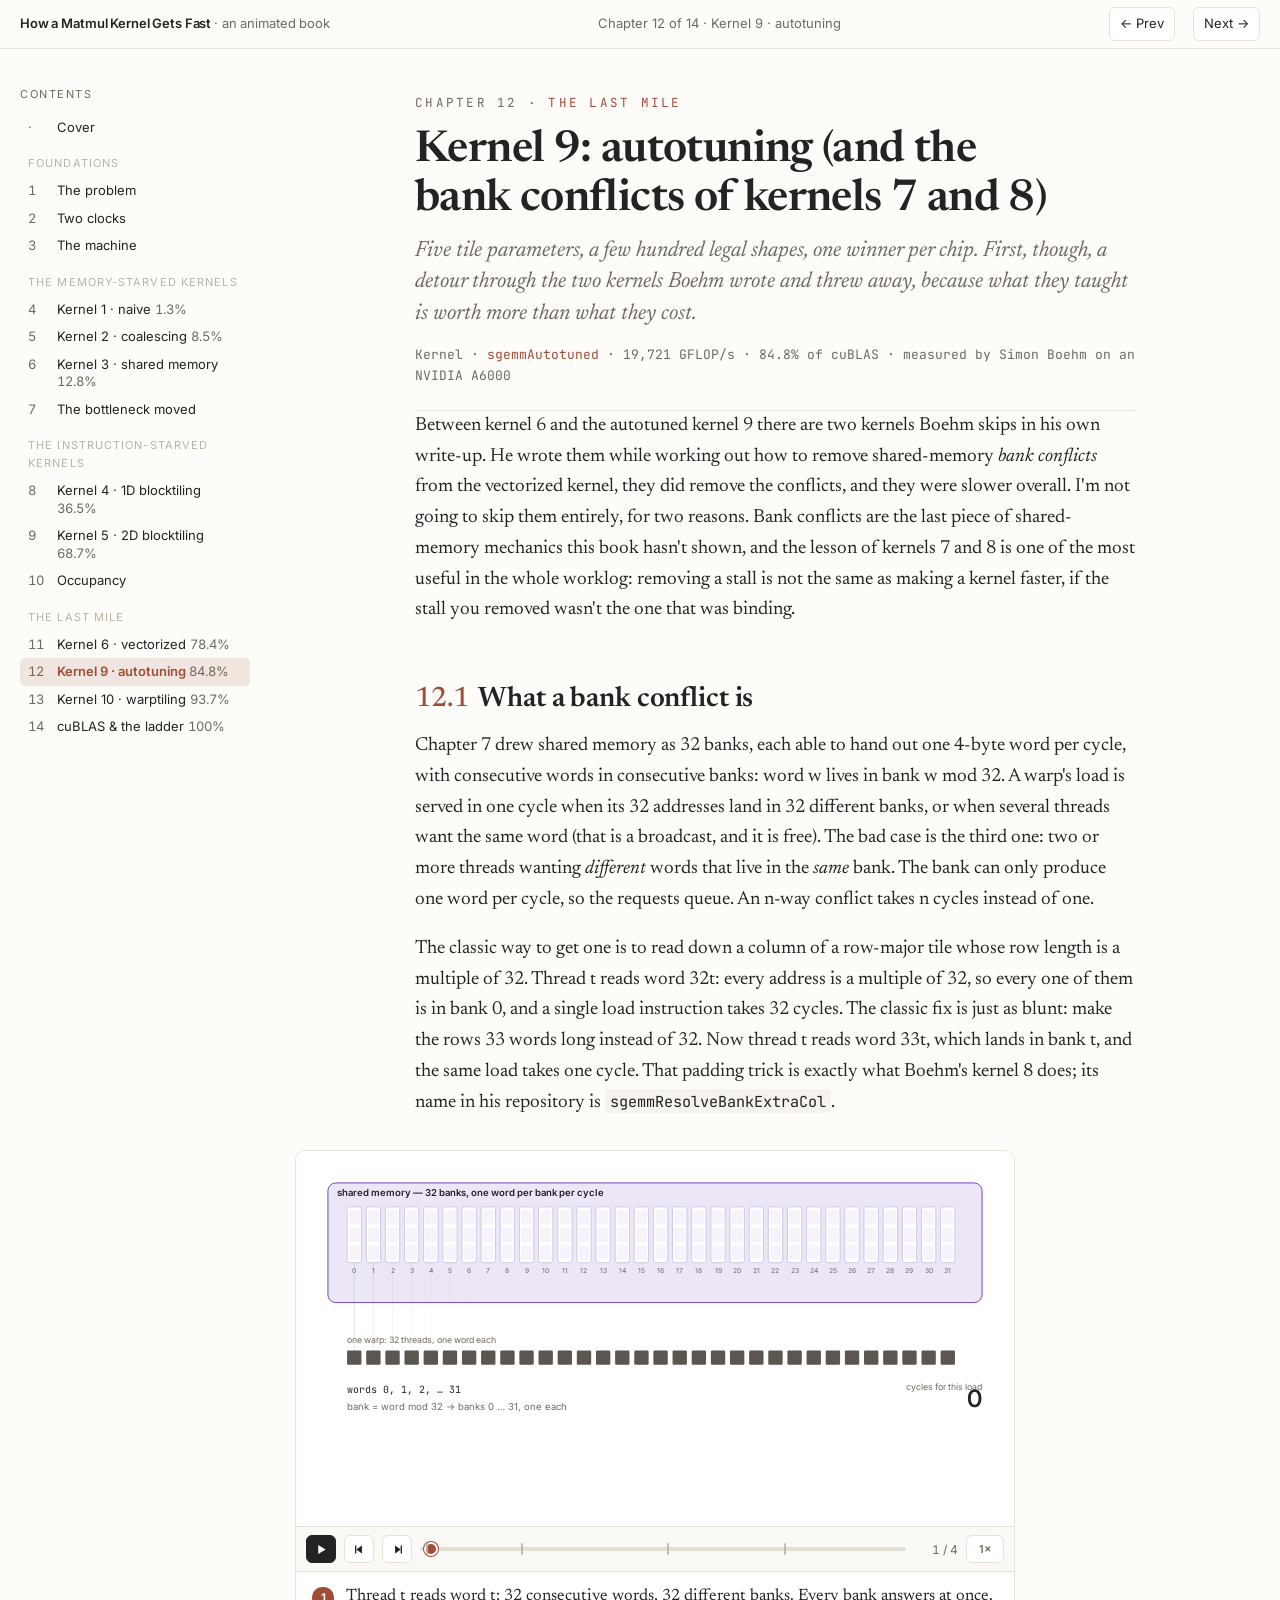
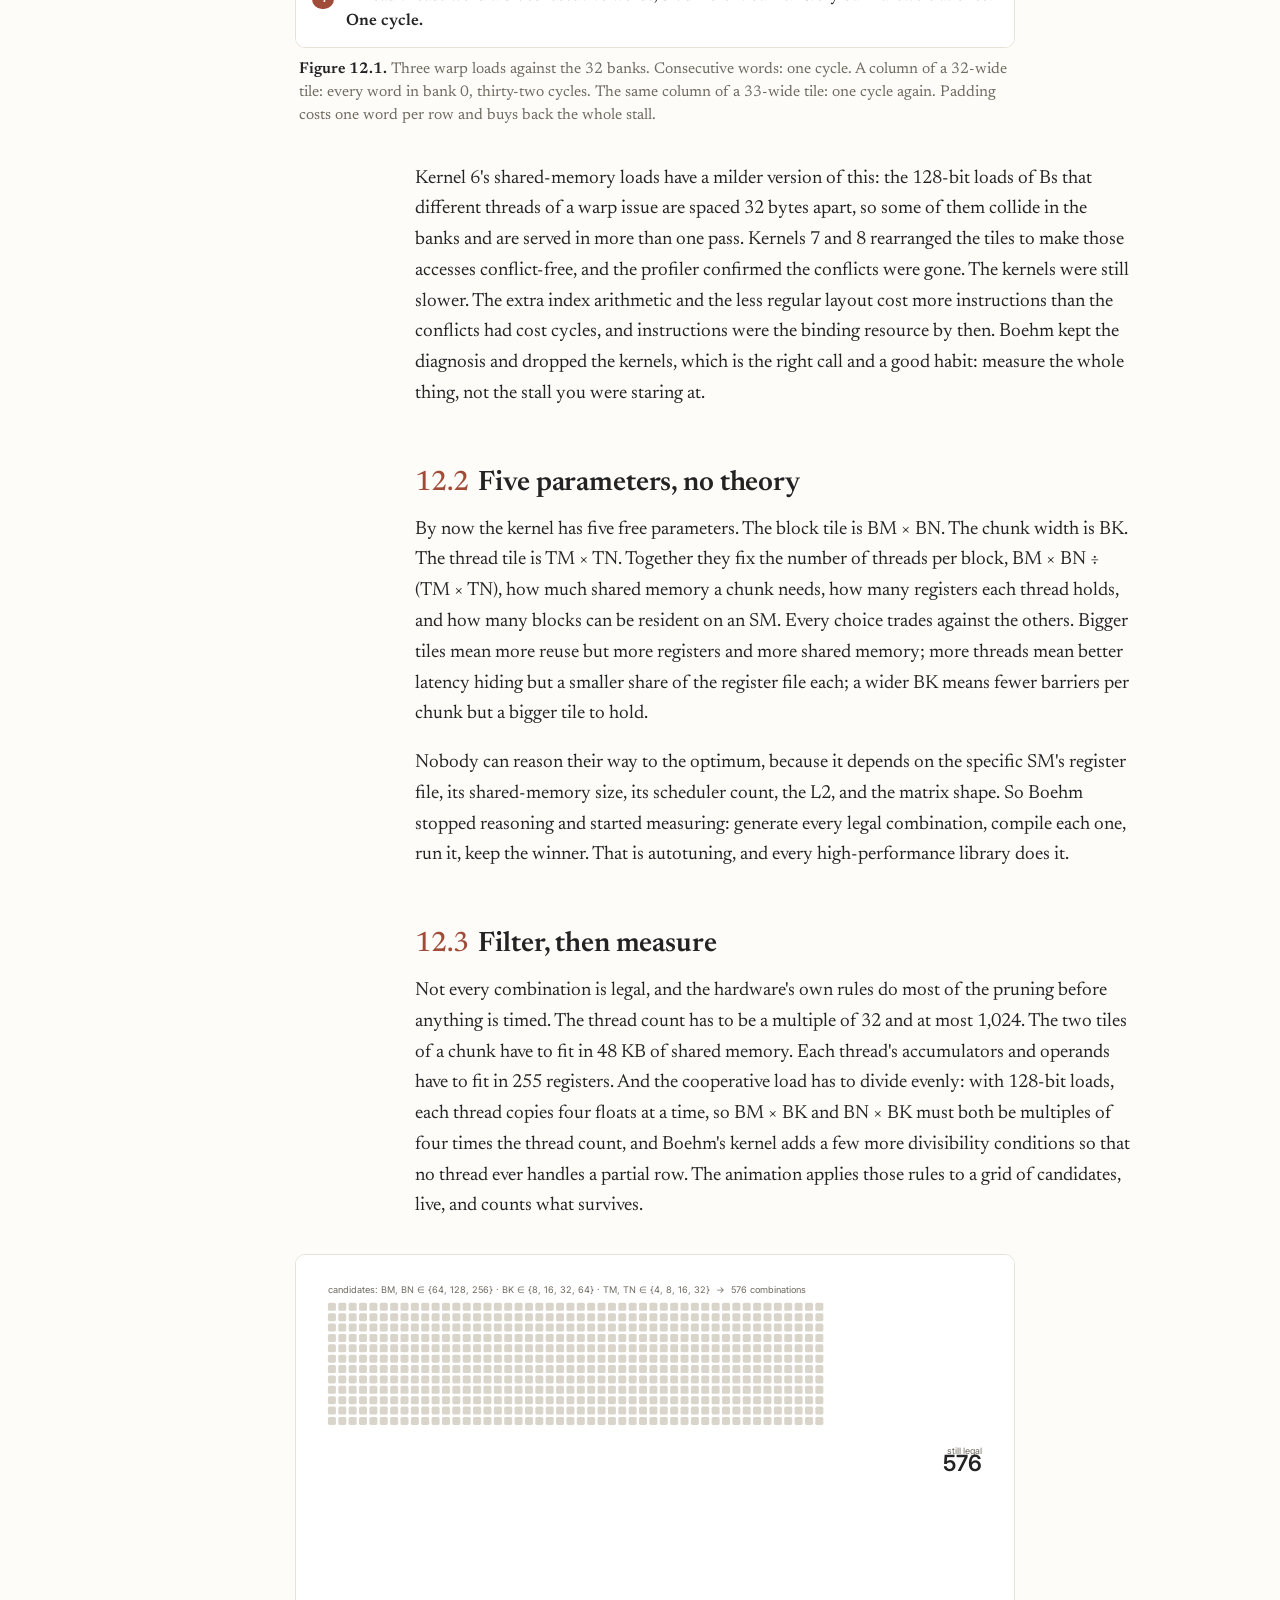
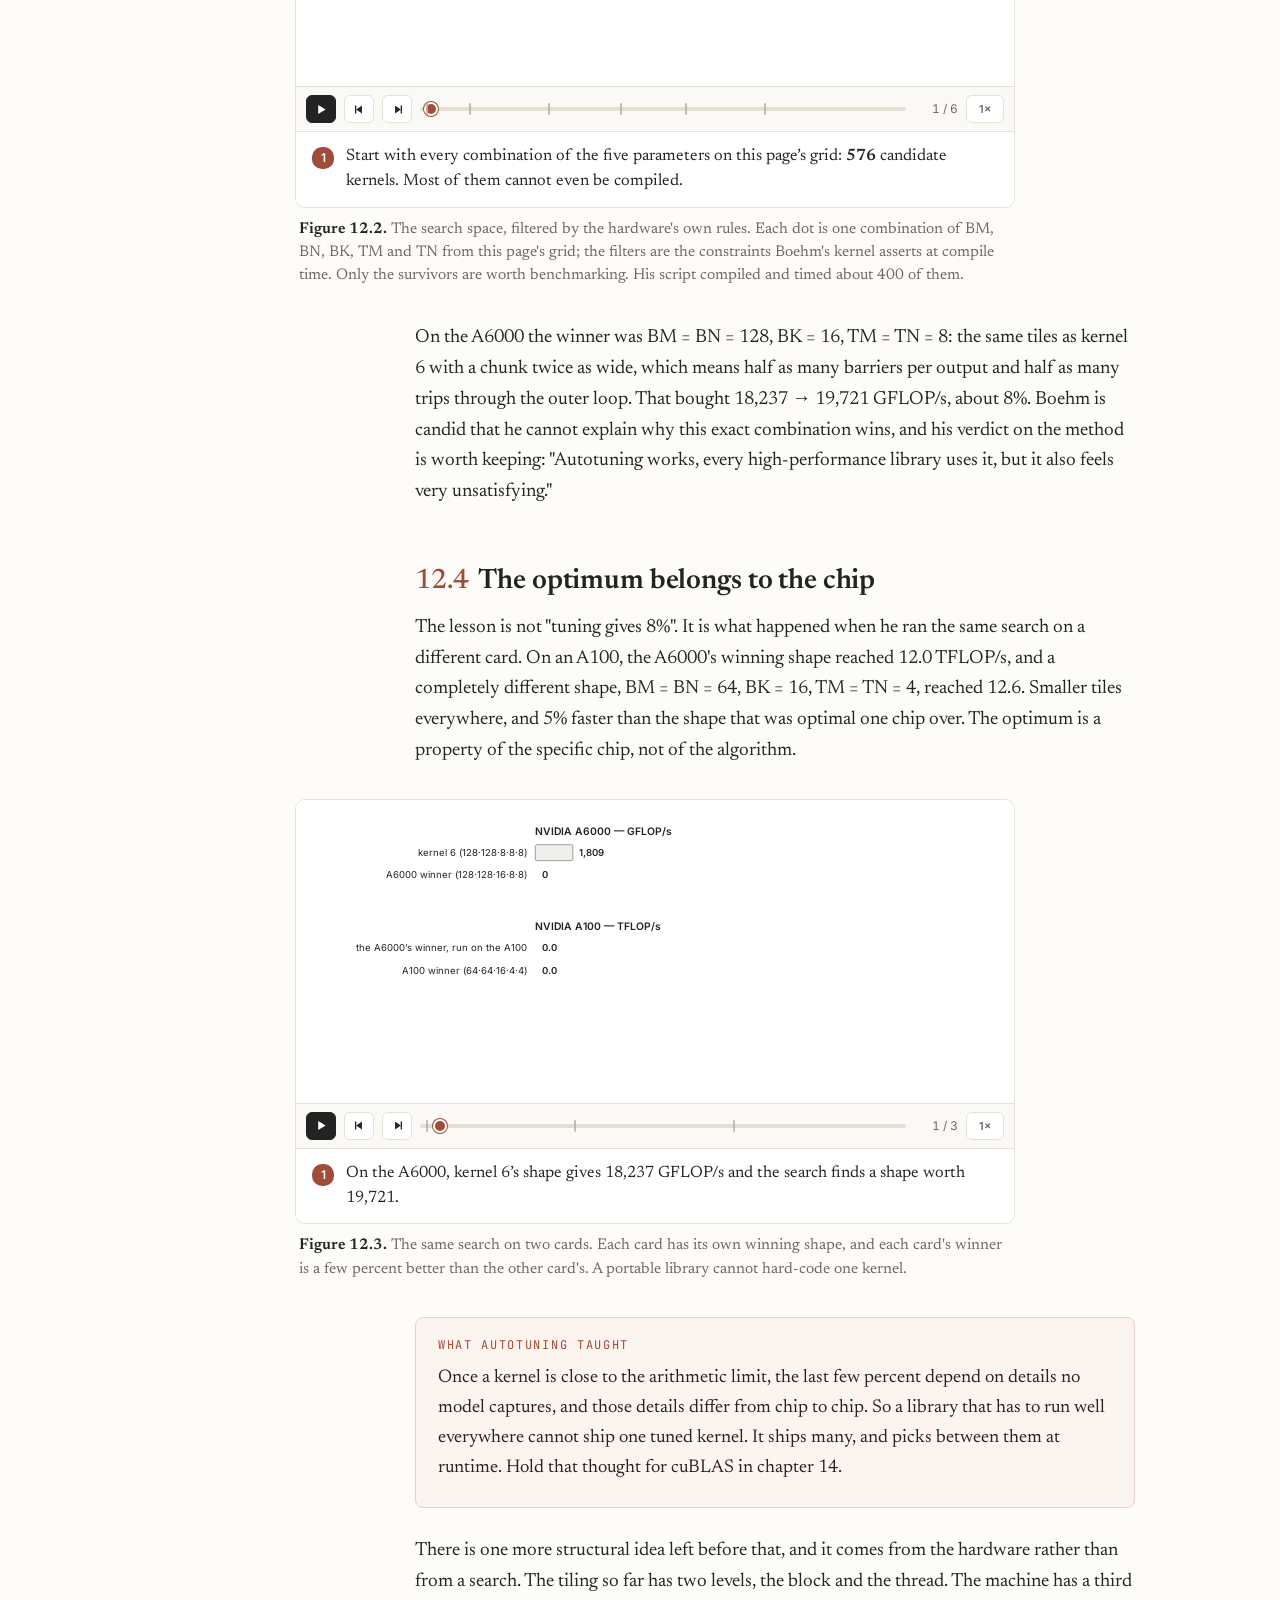
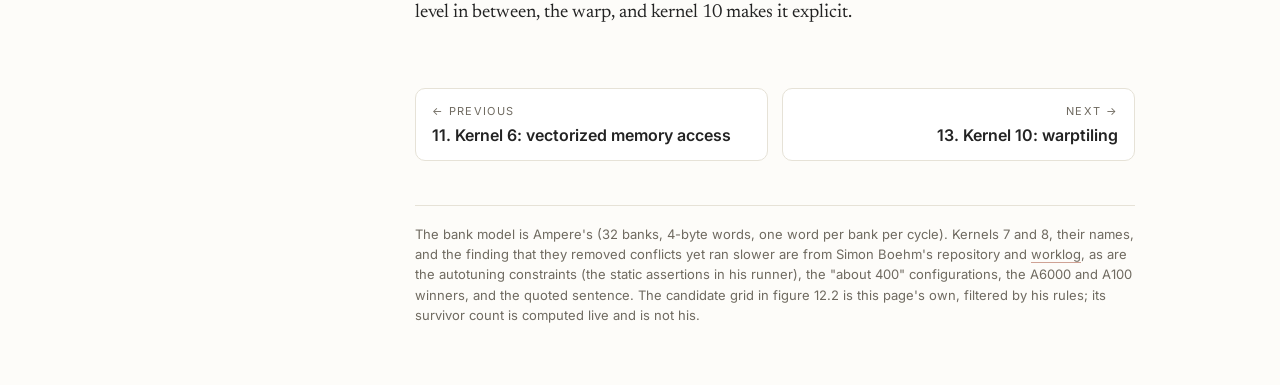
<file: ch12-kernel-9-autotuning.html>
<!doctype html>
<html lang="en">
<head>
<meta charset="utf-8">
<meta name="viewport" content="width=device-width, initial-scale=1">
<title>Kernel 9: autotuning · How a Matmul Kernel Gets Fast</title>
<link rel="preconnect" href="https://fonts.googleapis.com">
<link rel="stylesheet" href="https://fonts.googleapis.com/css2?family=Newsreader:ital,opsz,wght@0,6..72,400;0,6..72,500;0,6..72,600;1,6..72,400;1,6..72,500&family=Inter:wght@400;500;600&family=JetBrains+Mono:wght@400;500&display=swap">
<link rel="stylesheet" href="assets/book.css?v=6">
</head>
<body>
<div class="frame">
<nav class="side"></nav>
<main>
<article>

<div class="kicker">Chapter 12 · <em>The last mile</em></div>
<h1>Kernel 9: autotuning (and the bank conflicts of kernels 7 and 8)</h1>
<p class="lede">Five tile parameters, a few hundred legal shapes, one winner per chip. First, though, a detour through the two kernels Boehm wrote and threw away, because what they taught is worth more than what they cost.</p>
<div class="byline">Kernel · <em>sgemmAutotuned</em> · 19,721 GFLOP/s · 84.8% of cuBLAS · measured by Simon Boehm on an NVIDIA A6000</div>

<p>Between kernel 6 and the autotuned kernel 9 there are two kernels Boehm skips in his own write-up. He wrote them while working out how to remove shared-memory <em>bank conflicts</em> from the vectorized kernel, they did remove the conflicts, and they were slower overall. I'm not going to skip them entirely, for two reasons. Bank conflicts are the last piece of shared-memory mechanics this book hasn't shown, and the lesson of kernels 7 and 8 is one of the most useful in the whole worklog: removing a stall is not the same as making a kernel faster, if the stall you removed wasn't the one that was binding.</p>

<h2><span class="no">12.1</span>What a bank conflict is</h2>

<p>Chapter 7 drew shared memory as 32 banks, each able to hand out one 4-byte word per cycle, with consecutive words in consecutive banks: word w lives in bank w mod 32. A warp's load is served in one cycle when its 32 addresses land in 32 different banks, or when several threads want the same word (that is a broadcast, and it is free). The bad case is the third one: two or more threads wanting <em>different</em> words that live in the <em>same</em> bank. The bank can only produce one word per cycle, so the requests queue. An n-way conflict takes n cycles instead of one.</p>

<p>The classic way to get one is to read down a column of a row-major tile whose row length is a multiple of 32. Thread t reads word 32t: every address is a multiple of 32, so every one of them is in bank 0, and a single load instruction takes 32 cycles. The classic fix is just as blunt: make the rows 33 words long instead of 32. Now thread t reads word 33t, which lands in bank t, and the same load takes one cycle. That padding trick is exactly what Boehm's kernel 8 does; its name in his repository is <code>sgemmResolveBankExtraCol</code>.</p>

<figure class="wide">
  <div id="a-conflict"></div>
  <figcaption><b>Figure 12.1.</b> Three warp loads against the 32 banks. Consecutive words: one cycle. A column of a 32-wide tile: every word in bank 0, thirty-two cycles. The same column of a 33-wide tile: one cycle again. Padding costs one word per row and buys back the whole stall.</figcaption>
</figure>

<p>Kernel 6's shared-memory loads have a milder version of this: the 128-bit loads of Bs that different threads of a warp issue are spaced 32 bytes apart, so some of them collide in the banks and are served in more than one pass. Kernels 7 and 8 rearranged the tiles to make those accesses conflict-free, and the profiler confirmed the conflicts were gone. The kernels were still slower. The extra index arithmetic and the less regular layout cost more instructions than the conflicts had cost cycles, and instructions were the binding resource by then. Boehm kept the diagnosis and dropped the kernels, which is the right call and a good habit: measure the whole thing, not the stall you were staring at.</p>

<h2><span class="no">12.2</span>Five parameters, no theory</h2>

<p>By now the kernel has five free parameters. The block tile is BM × BN. The chunk width is BK. The thread tile is TM × TN. Together they fix the number of threads per block, BM × BN ÷ (TM × TN), how much shared memory a chunk needs, how many registers each thread holds, and how many blocks can be resident on an SM. Every choice trades against the others. Bigger tiles mean more reuse but more registers and more shared memory; more threads mean better latency hiding but a smaller share of the register file each; a wider BK means fewer barriers per chunk but a bigger tile to hold.</p>

<p>Nobody can reason their way to the optimum, because it depends on the specific SM's register file, its shared-memory size, its scheduler count, the L2, and the matrix shape. So Boehm stopped reasoning and started measuring: generate every legal combination, compile each one, run it, keep the winner. That is autotuning, and every high-performance library does it.</p>

<h2><span class="no">12.3</span>Filter, then measure</h2>

<p>Not every combination is legal, and the hardware's own rules do most of the pruning before anything is timed. The thread count has to be a multiple of 32 and at most 1,024. The two tiles of a chunk have to fit in 48 KB of shared memory. Each thread's accumulators and operands have to fit in 255 registers. And the cooperative load has to divide evenly: with 128-bit loads, each thread copies four floats at a time, so BM × BK and BN × BK must both be multiples of four times the thread count, and Boehm's kernel adds a few more divisibility conditions so that no thread ever handles a partial row. The animation applies those rules to a grid of candidates, live, and counts what survives.</p>

<figure class="wide">
  <div id="a-space"></div>
  <figcaption><b>Figure 12.2.</b> The search space, filtered by the hardware's own rules. Each dot is one combination of BM, BN, BK, TM and TN from this page's grid; the filters are the constraints Boehm's kernel asserts at compile time. Only the survivors are worth benchmarking. His script compiled and timed about 400 of them.</figcaption>
</figure>

<p>On the A6000 the winner was BM = BN = 128, BK = 16, TM = TN = 8: the same tiles as kernel 6 with a chunk twice as wide, which means half as many barriers per output and half as many trips through the outer loop. That bought 18,237 → 19,721 GFLOP/s, about 8%. Boehm is candid that he cannot explain why this exact combination wins, and his verdict on the method is worth keeping: "Autotuning works, every high-performance library uses it, but it also feels very unsatisfying."</p>

<h2><span class="no">12.4</span>The optimum belongs to the chip</h2>

<p>The lesson is not "tuning gives 8%". It is what happened when he ran the same search on a different card. On an A100, the A6000's winning shape reached 12.0 TFLOP/s, and a completely different shape, BM = BN = 64, BK = 16, TM = TN = 4, reached 12.6. Smaller tiles everywhere, and 5% faster than the shape that was optimal one chip over. The optimum is a property of the specific chip, not of the algorithm.</p>

<figure class="wide">
  <div id="a-chips"></div>
  <figcaption><b>Figure 12.3.</b> The same search on two cards. Each card has its own winning shape, and each card's winner is a few percent better than the other card's. A portable library cannot hard-code one kernel.</figcaption>
</figure>

<div class="key">
  <div class="t">What autotuning taught</div>
  <p>Once a kernel is close to the arithmetic limit, the last few percent depend on details no model captures, and those details differ from chip to chip. So a library that has to run well everywhere cannot ship one tuned kernel. It ships many, and picks between them at runtime. Hold that thought for cuBLAS in chapter 14.</p>
</div>

<p>There is one more structural idea left before that, and it comes from the hardware rather than from a search. The tiling so far has two levels, the block and the thread. The machine has a third level in between, the warp, and kernel 10 makes it explicit.</p>

<div class="pager"></div>
<div class="colophon">The bank model is Ampere's (32 banks, 4-byte words, one word per bank per cycle). Kernels 7 and 8, their names, and the finding that they removed conflicts yet ran slower are from Simon Boehm's repository and <a href="https://siboehm.com/articles/22/CUDA-MMM">worklog</a>, as are the autotuning constraints (the static assertions in his runner), the "about 400" configurations, the A6000 and A100 winners, and the quoted sentence. The candidate grid in figure 12.2 is this page's own, filtered by his rules; its survivor count is computed live and is not his.</div>

</article>
</main>
</div>

<script src="assets/anim.js?v=6"></script>
<script src="assets/nav.js?v=6"></script>
<script>
(function () {
  const K = MB.color;

  // ------------------------------------------------------------ 12.1 bank conflicts
  (function () {
    const S = MB.scene('a-conflict', { w: 900, h: 470, title: 'Three warp loads against the 32 shared-memory banks' });
    const tl = S.tl;
    const bx = 60, by = 70, bw = 18, bgap = 6, bh = 70;
    S.membox({ x: 40, y: 40, w: 820, h: 150, label: 'shared memory — 32 banks, one word per bank per cycle', labelPos: 'topleft', labelSize: 12, fill: K.purplefill, stroke: K.purple, rx: 10 });
    const banks = [], slots = [];
    for (let b = 0; b < 32; b++) {
      const x = bx + b * (bw + bgap) + 4;
      banks.push(S.rect({ x, y: by, w: bw, h: bh, fill: '#fff', stroke: '#c8bde3', rx: 3 }));
      S.text({ x: x + bw / 2, y: by + bh + 10, text: '' + b, anchor: 'middle', size: 8.5, fill: K.muted });
      const col = [];
      for (let r = 0; r < 3; r++) col.push(S.rect({ x: x + 2, y: by + 4 + r * 22, w: bw - 4, h: 18, fill: '#f6f3fb', stroke: 'none', rx: 2 }));
      slots.push(col);
    }
    const W = S.threads({ x: 64, y: 250, n: 32, size: 18, gap: 6, fill: '#5b5750' });
    S.text({ x: 64, y: 238, text: 'one warp: 32 threads, one word each', size: 11, fill: K.muted });
    const lines = [];
    for (let t = 0; t < 32; t++) { const [tx0, ty0] = W.center(t); lines.push(S.line({ x1: tx0, y1: ty0 - 9, x2: tx0, y2: by + bh, stroke: K.B, sw: 1.2, opacity: 0 })); }
    const req = S.text({ x: 64, y: 300, text: '', font: 'mono', size: 12.5, fill: K.ink });
    const reqNote = S.text({ x: 64, y: 322, text: '', size: 12, fill: K.muted });
    const cyc = S.counter({ x: 860, y: 296, label: 'cycles for this load', value: 0, size: 30, anchor: 'end', fill: K.ink });
    const queue = S.text({ x: 64, y: 372, text: '', size: 12.5, fill: K.red, weight: 600 });
    const fix = S.text({ x: 64, y: 400, text: '', size: 12.5, fill: K.green, weight: 600 });
    const bankOf = w => w % 32;

    function request(words, color, slot) {
      lines.forEach((l, t) => tl.to(l, { x2: bx + bankOf(words[t]) * (bw + bgap) + 4 + bw / 2, opacity: 1 }, 0.35, { at: t === 0 ? '>' : '<+0.012' }));
      const counts = {};
      words.forEach(w => { counts[bankOf(w)] = (counts[bankOf(w)] || 0) + 1; });
      Object.keys(counts).forEach((b, i) => tl.to(slots[b][slot], { fill: color.f, stroke: color.s, sw: 1 }, 0.2, { at: i === 0 ? '>' : '<' }));
      return Math.max(...Object.values(counts));
    }
    function clear(slot) {
      tl.hide(lines, 0.25);
      lines.forEach((l, t) => tl.set(l, { x2: W.center(t)[0] }, '<'));
      slots.forEach(c => tl.to(c[slot], { fill: '#f6f3fb', stroke: 'none' }, 0.25, { at: '<' }));
      tl.set(cyc.num, { value: 0 }, '<');
    }

    tl.step('Thread t reads word t: 32 consecutive words, 32 different banks. Every bank answers at once. <b>One cycle.</b>');
    tl.set(req, { text: 'words 0, 1, 2, … 31' }); tl.set(reqNote, { text: 'bank = word mod 32 → banks 0 … 31, one each' }, '<');
    { const n = request(Array.from({ length: 32 }, (_, t) => t), { f: K.Bfill, s: K.B }, 0); tl.to(cyc.num, { value: n }, 0.3); }
    tl.wait(1.6);

    tl.step('Now a <b>column</b> of a row-major tile whose rows are 32 words long: thread t reads word 32t. Every address is a multiple of 32, so every one lands in <b>bank 0</b>.');
    clear(0);
    tl.set(req, { text: 'words 0, 32, 64, … 992   (a column of a 32-wide tile)' }); tl.set(reqNote, { text: 'bank = 32t mod 32 = 0 for every thread: a 32-way conflict' }, '<');
    { const n = request(Array.from({ length: 32 }, (_, t) => 32 * t), { f: K.redfill, s: K.red }, 1); tl.to(cyc.num, { value: n }, 1.2, { ease: 'linear' }); tl.to(cyc.num, { fill: K.red }, 0.2, { at: '<' }); }
    tl.set(queue, { text: 'one bank, 32 different words: it can hand out one per cycle, so the requests queue — 32 cycles for one load' });
    tl.wait(2.0);

    tl.step('The fix in kernel 8: pad each row to <b>33 words</b>. Thread t now reads word 33t, which lands in bank t. Same column, one cycle. The cost is one wasted word per row.');
    clear(1);
    tl.set(req, { text: 'words 0, 33, 66, … 1,023   (a column of a 33-wide tile)' }); tl.set(reqNote, { text: 'bank = 33t mod 32 = t: thirty-two different banks again' }, '<');
    tl.set(queue, { text: '' }, '<'); tl.to(cyc.num, { fill: K.ink }, 0.2, { at: '<' });
    { const n = request(Array.from({ length: 32 }, (_, t) => 33 * t), { f: K.Bfill, s: K.B }, 2); tl.to(cyc.num, { value: n }, 0.3); }
    tl.set(fix, { text: 'conflict-free: sgemmResolveBankExtraCol (kernel 8) does exactly this' });
    tl.wait(1.8);
    tl.step('Kernels 7 and 8 removed the milder conflicts in kernel 6’s tile loads, and the profiler agreed. They were still <b>slower</b>: the extra index arithmetic cost more instructions than the conflicts had cost cycles. Measure the whole thing.');
    tl.wait(3.4);
    S.finish();
  })();

  // ------------------------------------------------------------ 12.2 the search space
  (function () {
    const S = MB.scene('a-space', { w: 900, h: 540, title: 'The autotuning search space, filtered by the hardware’s rules' });
    const tl = S.tl;
    // the grid of candidates (this page's grid)
    const BMs = [64, 128, 256], BNs = [64, 128, 256], BKs = [8, 16, 32, 64], TMs = [4, 8, 16, 32], TNs = [4, 8, 16, 32];
    const cands = [];
    BMs.forEach(BM => BNs.forEach(BN => BKs.forEach(BK => TMs.forEach(TM => TNs.forEach(TN => cands.push({ BM, BN, BK, TM, TN }))))));
    const rules = [
      { name: 'thread count legal', test: c => { const n = c.BM * c.BN / (c.TM * c.TN); return n >= 64 && n <= 1024 && n % 32 === 0; }, why: 'BM × BN ÷ (TM × TN) must be a multiple of 32 and at most 1,024' },
      { name: 'shared memory fits', test: c => (c.BM + c.BN) * c.BK * 4 <= 49152, why: '(BM + BN) × BK × 4 bytes ≤ 48 KB' },
      { name: 'registers fit', test: c => c.TM * c.TN + c.TM + c.TN <= 255, why: 'TM × TN accumulators + TM + TN operands ≤ 255 per thread' },
      { name: 'vector loads divide evenly', test: c => { const n = c.BM * c.BN / (c.TM * c.TN); return (c.BM * c.BK) % (4 * n) === 0 && (c.BN * c.BK) % (4 * n) === 0 && (n * 4) % c.BK === 0 && (n * 4) % c.BN === 0 && c.BN % (16 * c.TN) === 0 && c.BM % (16 * c.TM) === 0; }, why: 'Boehm’s static assertions: no thread handles a partial row when copying float4s' },
    ];
    const cols = 48, cw = 13, gx = 40, gy = 60;
    const dots = cands.map((c, i) => S.rect({ x: gx + (i % cols) * cw, y: gy + Math.floor(i / cols) * cw, w: cw - 3, h: cw - 3, fill: '#d9d5cb', stroke: 'none', rx: 2 }));
    const rows = Math.ceil(cands.length / cols);
    S.text({ x: gx, y: gy - 16, text: `candidates: BM, BN ∈ {64, 128, 256} · BK ∈ {8, 16, 32, 64} · TM, TN ∈ {4, 8, 16, 32}  →  ${cands.length} combinations`, size: 11.5, fill: K.muted });
    const cnt = S.counter({ x: 860, y: gy + rows * cw + 30, label: 'still legal', value: cands.length, size: 28, anchor: 'end' });
    const ruleT = S.text({ x: gx, y: gy + rows * cw + 34, text: '', size: 13, fill: K.ink, weight: 600 });
    const ruleW = S.text({ x: gx, y: gy + rows * cw + 54, text: '', size: 11.5, fill: K.muted });
    const winner = S.text({ x: gx, y: gy + rows * cw + 90, text: '', size: 12.5, fill: K.accent, weight: 600 });
    const winner2 = S.text({ x: gx, y: gy + rows * cw + 110, text: '', size: 11.5, fill: K.muted });
    let alive = cands.map(() => true);
    let n = cands.length;
    tl.step(`Start with every combination of the five parameters on this page’s grid: <b>${cands.length}</b> candidate kernels. Most of them cannot even be compiled.`);
    tl.wait(1.6);
    rules.forEach(r => {
      const killed = [];
      cands.forEach((c, i) => { if (alive[i] && !r.test(c)) { alive[i] = false; killed.push(dots[i]); } });
      n -= killed.length;
      tl.step(`<b>${r.name}:</b> ${r.why}. ${killed.length} candidates fail it; ${n} remain.`);
      tl.set(ruleT, { text: r.name }); tl.set(ruleW, { text: r.why }, '<');
      tl.to(killed, { fill: '#f3f0e8', opacity: 0.35 }, 0.15, { stagger: Math.min(0.01, 1.2 / Math.max(1, killed.length)) });
      tl.to(cnt.num, { value: n }, 0.8, { at: '<', ease: 'linear' });
      tl.wait(1.6);
    });
    const survivors = cands.map((c, i) => i).filter(i => alive[i]);
    const wi = cands.findIndex(c => c.BM === 128 && c.BN === 128 && c.BK === 16 && c.TM === 8 && c.TN === 8);
    tl.step(`Compile and time every survivor, keep the winner. Boehm’s grid was larger than this page’s and his script timed about 400 survivors. On the A6000 the winner was <b>BM = BN = 128, BK = 16, TM = TN = 8</b>: 18,237 → 19,721 GFLOP/s.`);
    tl.to(survivors.map(i => dots[i]), { fill: K.tealfill, stroke: K.teal, sw: 1 }, 0.1, { stagger: 0.006 });
    if (wi >= 0) { tl.to(dots[wi], { fill: K.C, stroke: K.Cdeep, sw: 2 }, 0.4); tl.pulse(dots[wi].pivot(gx + (wi % cols) * cw + (cw - 3) / 2, gy + Math.floor(wi / cols) * cw + (cw - 3) / 2), 2.2, 0.8); }
    tl.set(ruleT, { text: 'benchmark the survivors' }); tl.set(ruleW, { text: 'compile each one, run it on the real problem, keep the fastest' }, '<');
    tl.set(winner, { text: 'A6000 winner: BM = BN = 128, BK = 16, TM = TN = 8  (256 threads)  ·  19,721 GFLOP/s, +8% over kernel 6' });
    tl.set(winner2, { text: 'kernel 6’s shape with BK doubled: half the barriers per output' }, '<');
    tl.wait(3.4);
    S.finish();
  })();

  // ------------------------------------------------------------ 12.3 two chips
  (function () {
    const S = MB.scene('a-chips', { w: 900, h: 380, title: 'The same search on two cards' });
    const tl = S.tl;
    const x0 = 300, W = 520;
    S.text({ x: x0, y: 40, text: 'NVIDIA A6000 — GFLOP/s', size: 13, fill: K.ink, weight: 600 });
    const a1 = S.bar({ x: x0, y: 56, w: 0, h: 20, fill: K.greyfill, stroke: K.grey, label: 'kernel 6 (128·128·8·8·8)', value: 0 });
    const a2 = S.bar({ x: x0, y: 84, w: 0, h: 20, fill: K.tealfill, stroke: K.teal, label: 'A6000 winner (128·128·16·8·8)', value: 0 });
    S.text({ x: x0, y: 160, text: 'NVIDIA A100 — TFLOP/s', size: 13, fill: K.ink, weight: 600 });
    const b1 = S.bar({ x: x0, y: 176, w: 0, h: 20, fill: K.greyfill, stroke: K.grey, label: 'the A6000’s winner, run on the A100', value: 0, format: v => v.toFixed(1) });
    const b2 = S.bar({ x: x0, y: 204, w: 0, h: 20, fill: K.tealfill, stroke: K.teal, label: 'A100 winner (64·64·16·4·4)', value: 0, format: v => v.toFixed(1) });
    const note = S.text({ x: 40, y: 290, text: '', size: 12.5, fill: K.ink, weight: 600 });
    const note2 = S.text({ x: 40, y: 312, text: '', size: 12, fill: K.muted });
    const note3 = S.text({ x: 40, y: 344, text: '', size: 12.5, fill: K.accent, weight: 600 });
    tl.step('On the A6000, kernel 6’s shape gives 18,237 GFLOP/s and the search finds a shape worth 19,721.');
    a1.grow(tl, W * 18237 / 20000, 18237, 0.8); a2.grow(tl, W * 19721 / 20000, 19721, 0.8, { at: '<+0.3' });
    tl.wait(1.6);
    tl.step('Carry the A6000’s winning shape to an A100 and it reaches 12.0 TFLOP/s. Run the search there and a <b>different</b> shape wins, with smaller tiles everywhere: 12.6.');
    b1.grow(tl, W * 12.0 / 13, 12.0, 0.8); b2.grow(tl, W * 12.6 / 13, 12.6, 0.8, { at: '<+0.3' });
    tl.set(note, { text: 'parameters written BM · BN · BK · TM · TN' });
    tl.set(note2, { text: 'A6000: 84 SMs, 6 MB L2, 768 GB/s · A100: a different SM count, a much larger L2, HBM — a different balance, a different optimum' }, '<');
    tl.wait(1.8);
    tl.step('The optimum is a property of the chip, not of the algorithm. A library that must run well everywhere cannot hard-code one kernel — which is what cuBLAS is about.');
    tl.set(note3, { text: 'each card’s own winner beats the other card’s winner by about 5–8% — small, but only a search finds it' });
    tl.wait(3.0);
    S.finish();
  })();
})();
</script>
</body>
</html>
</file>
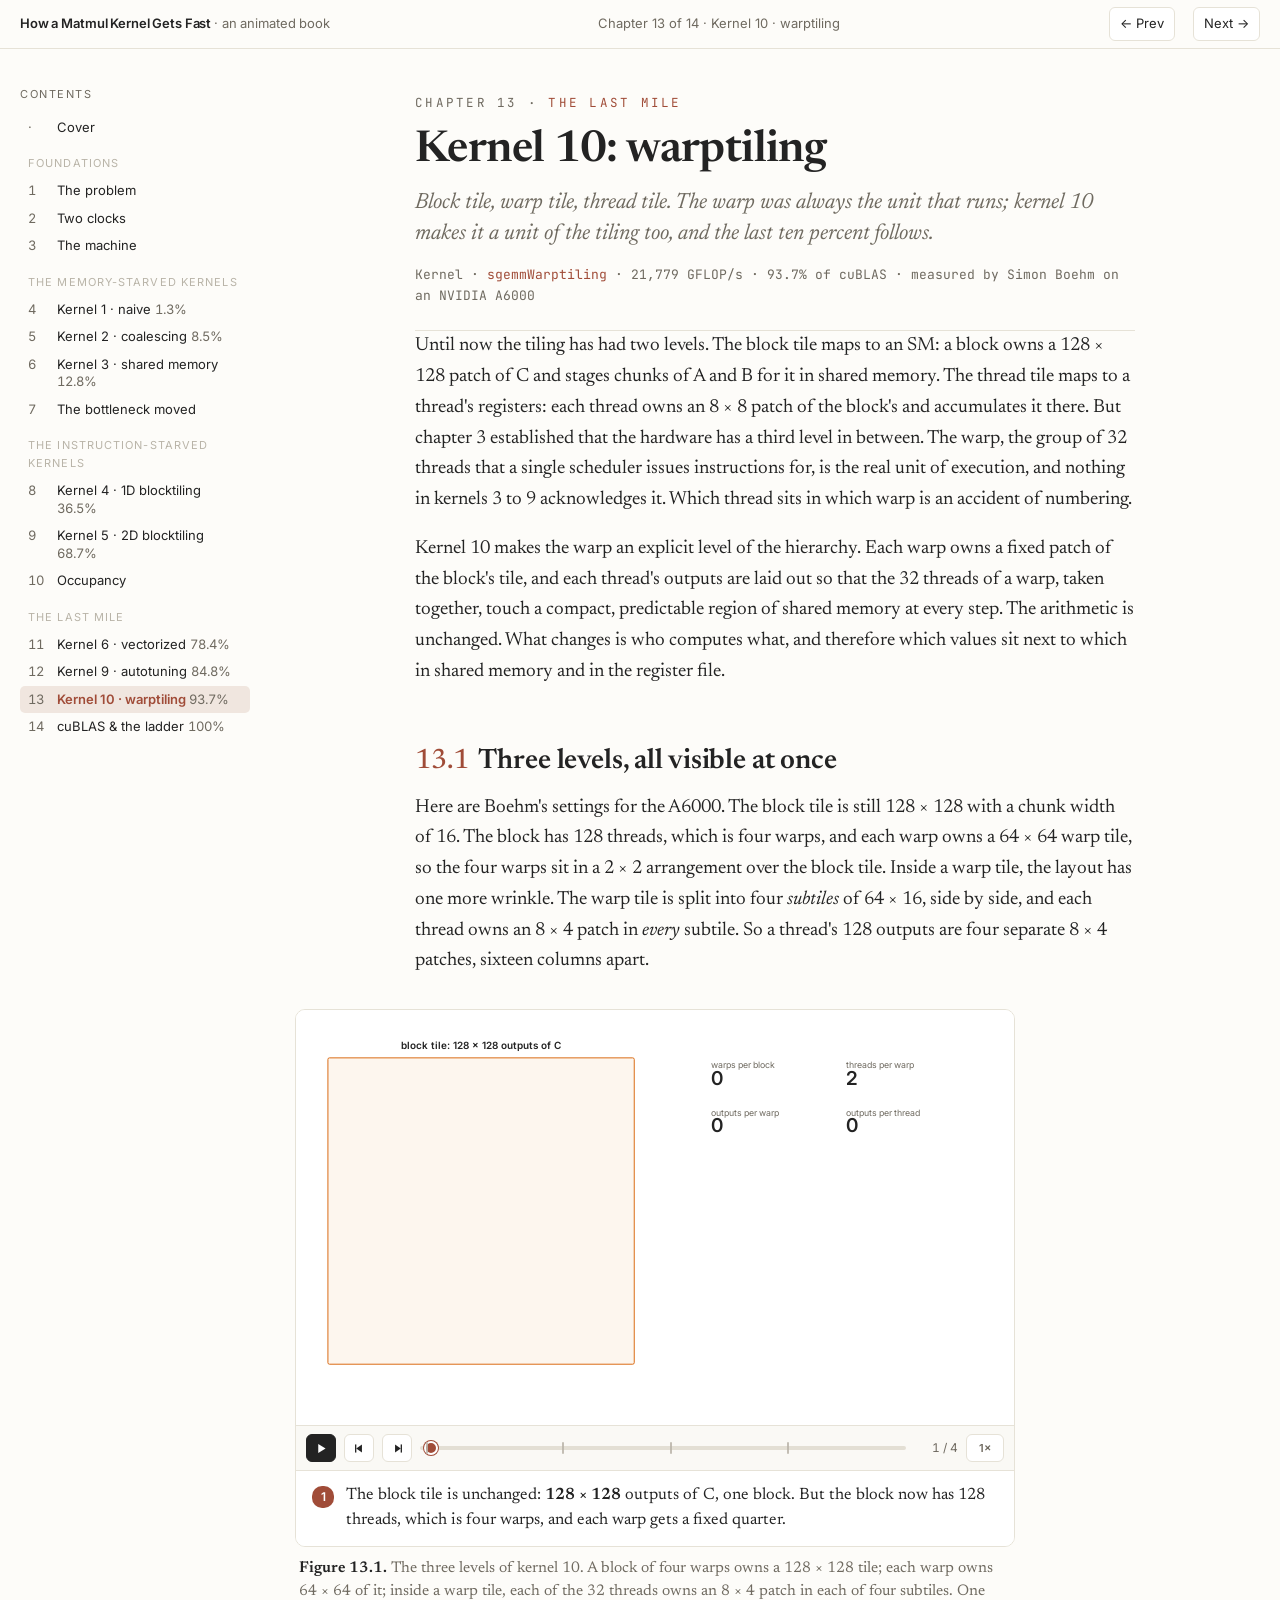
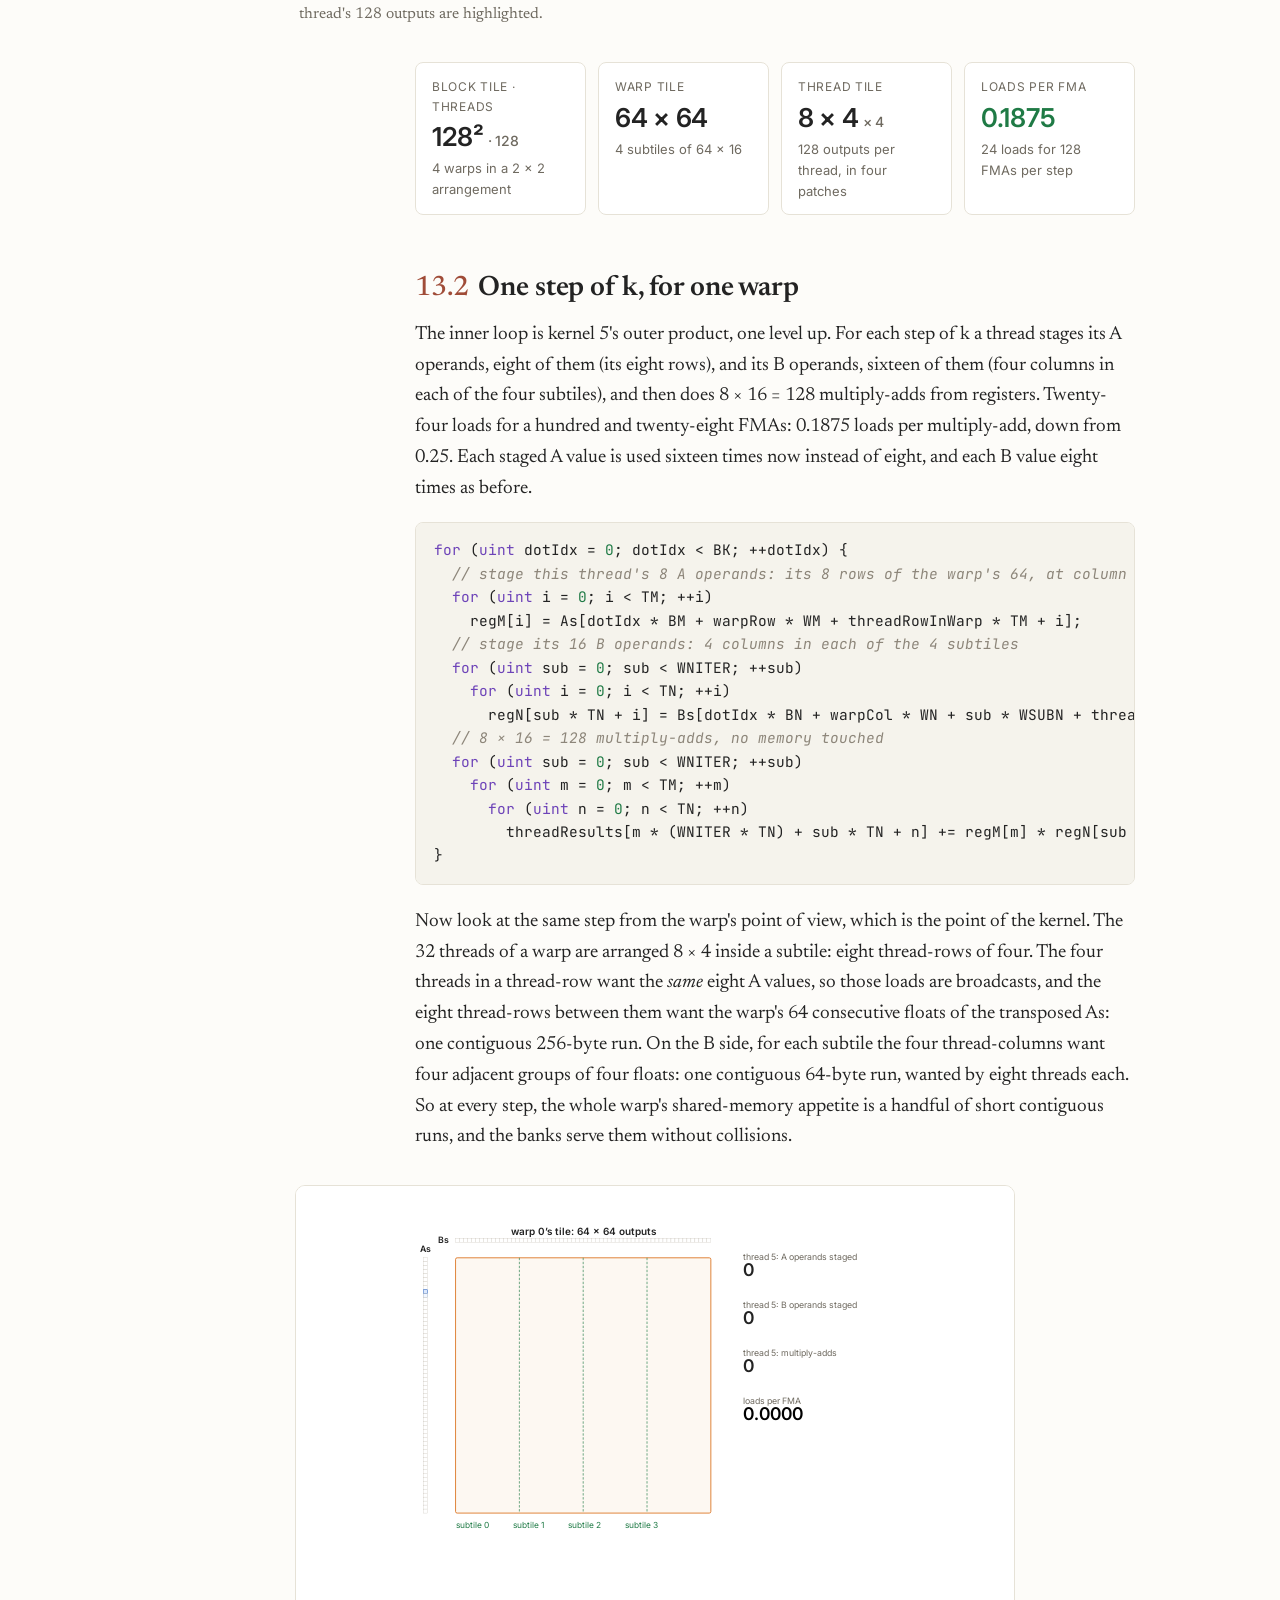
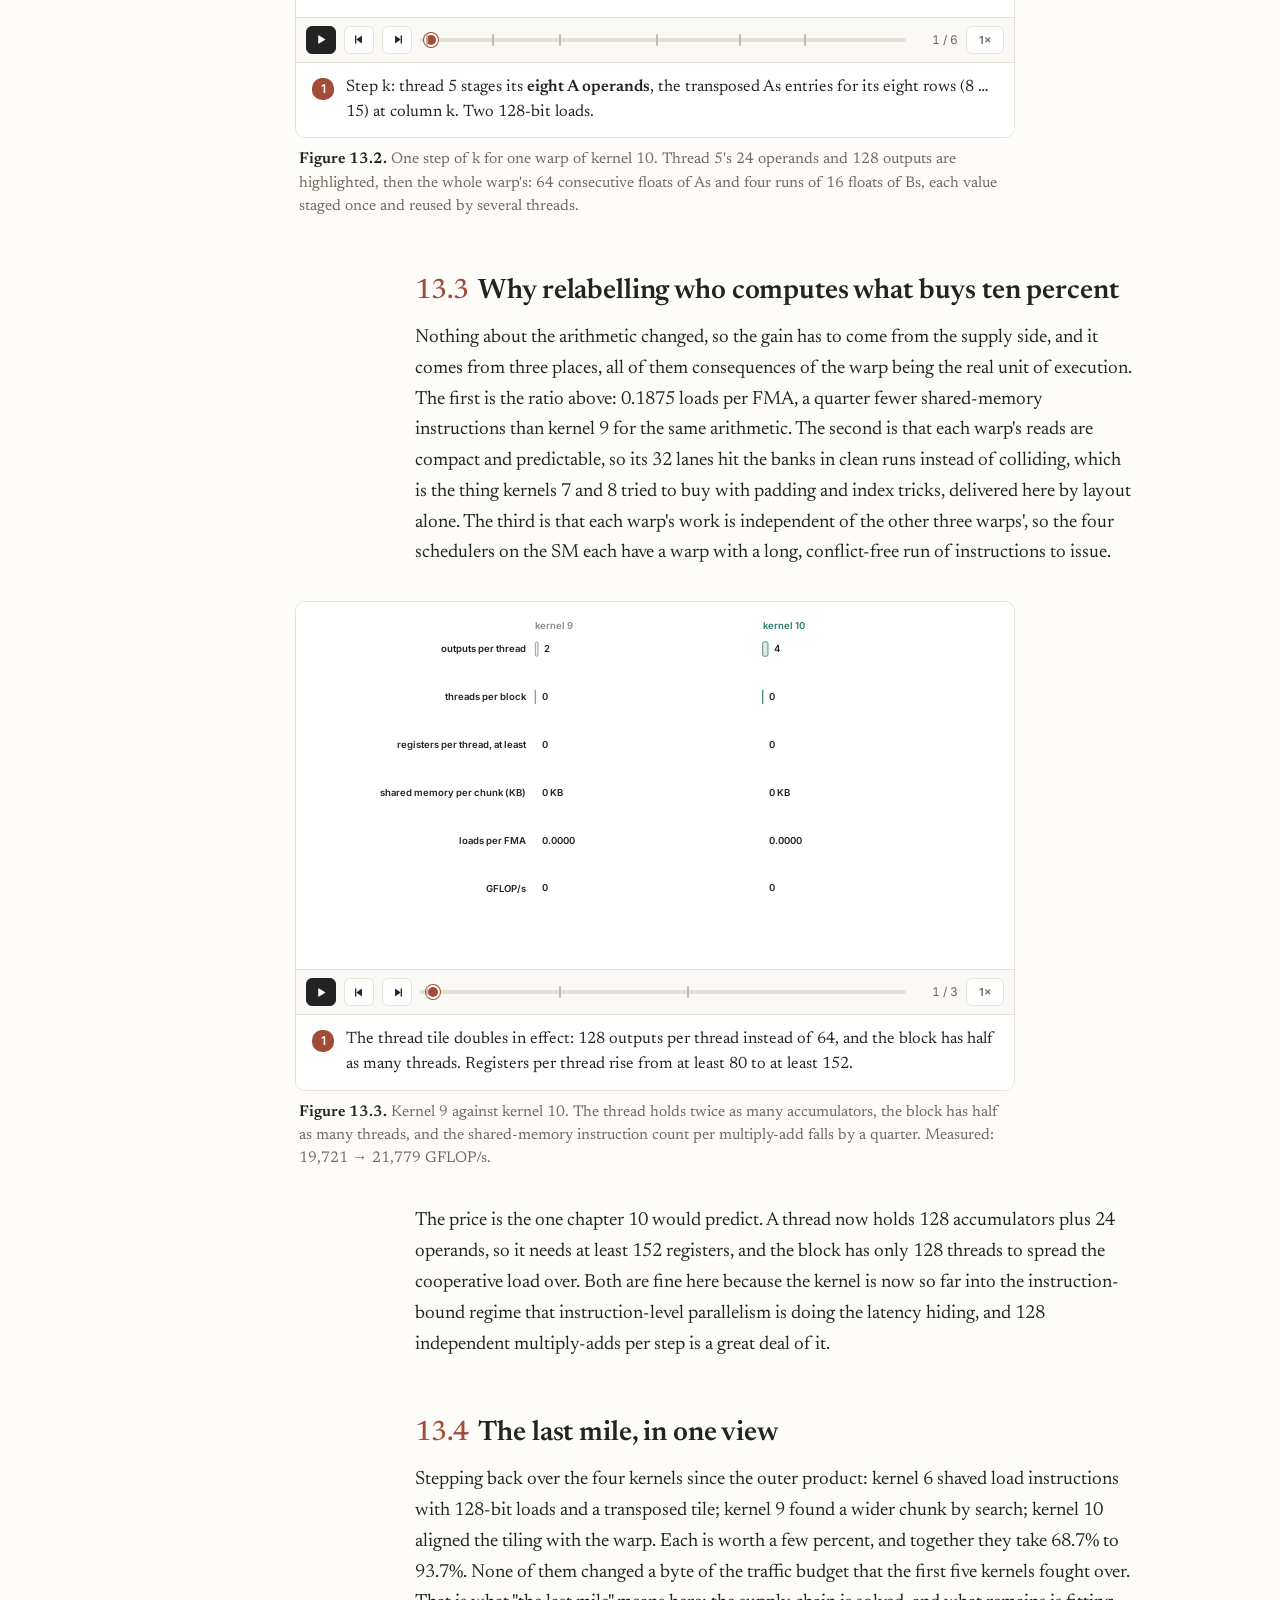
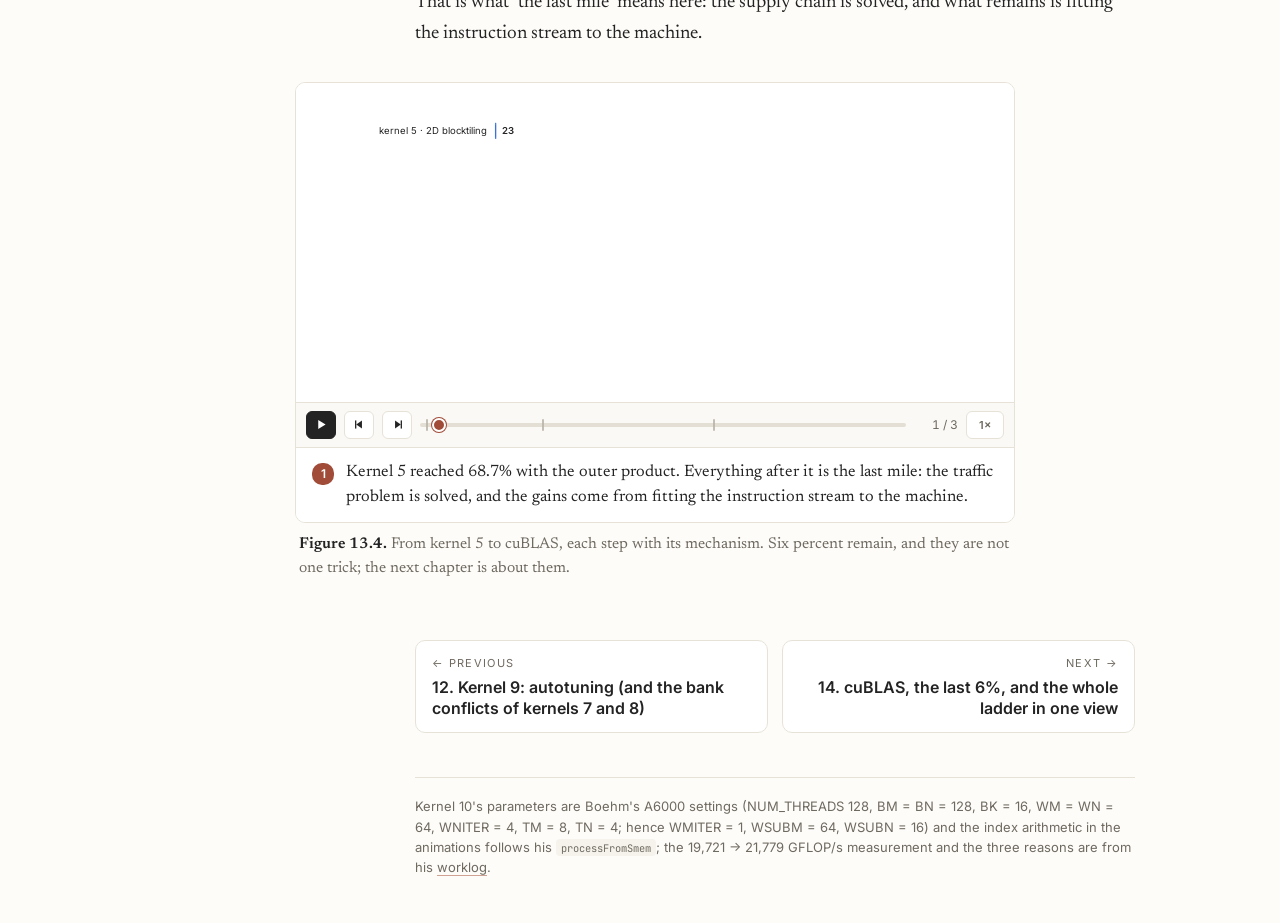
<file: ch13-kernel-10-warptiling.html>
<!doctype html>
<html lang="en">
<head>
<meta charset="utf-8">
<meta name="viewport" content="width=device-width, initial-scale=1">
<title>Kernel 10: warptiling · How a Matmul Kernel Gets Fast</title>
<link rel="preconnect" href="https://fonts.googleapis.com">
<link rel="stylesheet" href="https://fonts.googleapis.com/css2?family=Newsreader:ital,opsz,wght@0,6..72,400;0,6..72,500;0,6..72,600;1,6..72,400;1,6..72,500&family=Inter:wght@400;500;600&family=JetBrains+Mono:wght@400;500&display=swap">
<link rel="stylesheet" href="assets/book.css?v=6">
</head>
<body>
<div class="frame">
<nav class="side"></nav>
<main>
<article>

<div class="kicker">Chapter 13 · <em>The last mile</em></div>
<h1>Kernel 10: warptiling</h1>
<p class="lede">Block tile, warp tile, thread tile. The warp was always the unit that runs; kernel 10 makes it a unit of the tiling too, and the last ten percent follows.</p>
<div class="byline">Kernel · <em>sgemmWarptiling</em> · 21,779 GFLOP/s · 93.7% of cuBLAS · measured by Simon Boehm on an NVIDIA A6000</div>

<p>Until now the tiling has had two levels. The block tile maps to an SM: a block owns a 128 × 128 patch of C and stages chunks of A and B for it in shared memory. The thread tile maps to a thread's registers: each thread owns an 8 × 8 patch of the block's and accumulates it there. But chapter 3 established that the hardware has a third level in between. The warp, the group of 32 threads that a single scheduler issues instructions for, is the real unit of execution, and nothing in kernels 3 to 9 acknowledges it. Which thread sits in which warp is an accident of numbering.</p>

<p>Kernel 10 makes the warp an explicit level of the hierarchy. Each warp owns a fixed patch of the block's tile, and each thread's outputs are laid out so that the 32 threads of a warp, taken together, touch a compact, predictable region of shared memory at every step. The arithmetic is unchanged. What changes is who computes what, and therefore which values sit next to which in shared memory and in the register file.</p>

<h2><span class="no">13.1</span>Three levels, all visible at once</h2>

<p>Here are Boehm's settings for the A6000. The block tile is still 128 × 128 with a chunk width of 16. The block has 128 threads, which is four warps, and each warp owns a 64 × 64 warp tile, so the four warps sit in a 2 × 2 arrangement over the block tile. Inside a warp tile, the layout has one more wrinkle. The warp tile is split into four <em>subtiles</em> of 64 × 16, side by side, and each thread owns an 8 × 4 patch in <em>every</em> subtile. So a thread's 128 outputs are four separate 8 × 4 patches, sixteen columns apart.</p>

<figure class="wide">
  <div id="a-levels"></div>
  <figcaption><b>Figure 13.1.</b> The three levels of kernel 10. A block of four warps owns a 128 × 128 tile; each warp owns 64 × 64 of it; inside a warp tile, each of the 32 threads owns an 8 × 4 patch in each of four subtiles. One thread's 128 outputs are highlighted.</figcaption>
</figure>

<div class="ledger">
  <div class="cell"><div class="l">Block tile · threads</div><div class="v">128²<small>· 128</small></div><div class="d">4 warps in a 2 × 2 arrangement</div></div>
  <div class="cell"><div class="l">Warp tile</div><div class="v">64 × 64</div><div class="d">4 subtiles of 64 × 16</div></div>
  <div class="cell"><div class="l">Thread tile</div><div class="v">8 × 4<small>× 4</small></div><div class="d">128 outputs per thread, in four patches</div></div>
  <div class="cell good"><div class="l">Loads per FMA</div><div class="v">0.1875</div><div class="d">24 loads for 128 FMAs per step</div></div>
</div>

<h2><span class="no">13.2</span>One step of k, for one warp</h2>

<p>The inner loop is kernel 5's outer product, one level up. For each step of k a thread stages its A operands, eight of them (its eight rows), and its B operands, sixteen of them (four columns in each of the four subtiles), and then does 8 × 16 = 128 multiply-adds from registers. Twenty-four loads for a hundred and twenty-eight FMAs: 0.1875 loads per multiply-add, down from 0.25. Each staged A value is used sixteen times now instead of eight, and each B value eight times as before.</p>

<pre><code><span class="k">for</span> (<span class="k">uint</span> dotIdx = <span class="n">0</span>; dotIdx &lt; BK; ++dotIdx) {
  <span class="c">// stage this thread's 8 A operands: its 8 rows of the warp's 64, at column dotIdx of the transposed As</span>
  <span class="k">for</span> (<span class="k">uint</span> i = <span class="n">0</span>; i &lt; TM; ++i)
    regM[i] = As[dotIdx * BM + warpRow * WM + threadRowInWarp * TM + i];
  <span class="c">// stage its 16 B operands: 4 columns in each of the 4 subtiles</span>
  <span class="k">for</span> (<span class="k">uint</span> sub = <span class="n">0</span>; sub &lt; WNITER; ++sub)
    <span class="k">for</span> (<span class="k">uint</span> i = <span class="n">0</span>; i &lt; TN; ++i)
      regN[sub * TN + i] = Bs[dotIdx * BN + warpCol * WN + sub * WSUBN + threadColInWarp * TN + i];
  <span class="c">// 8 × 16 = 128 multiply-adds, no memory touched</span>
  <span class="k">for</span> (<span class="k">uint</span> sub = <span class="n">0</span>; sub &lt; WNITER; ++sub)
    <span class="k">for</span> (<span class="k">uint</span> m = <span class="n">0</span>; m &lt; TM; ++m)
      <span class="k">for</span> (<span class="k">uint</span> n = <span class="n">0</span>; n &lt; TN; ++n)
        threadResults[m * (WNITER * TN) + sub * TN + n] += regM[m] * regN[sub * TN + n];
}</code></pre>

<p>Now look at the same step from the warp's point of view, which is the point of the kernel. The 32 threads of a warp are arranged 8 × 4 inside a subtile: eight thread-rows of four. The four threads in a thread-row want the <em>same</em> eight A values, so those loads are broadcasts, and the eight thread-rows between them want the warp's 64 consecutive floats of the transposed As: one contiguous 256-byte run. On the B side, for each subtile the four thread-columns want four adjacent groups of four floats: one contiguous 64-byte run, wanted by eight threads each. So at every step, the whole warp's shared-memory appetite is a handful of short contiguous runs, and the banks serve them without collisions.</p>

<figure class="wide">
  <div id="a-warpstep"></div>
  <figcaption><b>Figure 13.2.</b> One step of k for one warp of kernel 10. Thread 5's 24 operands and 128 outputs are highlighted, then the whole warp's: 64 consecutive floats of As and four runs of 16 floats of Bs, each value staged once and reused by several threads.</figcaption>
</figure>

<h2><span class="no">13.3</span>Why relabelling who computes what buys ten percent</h2>

<p>Nothing about the arithmetic changed, so the gain has to come from the supply side, and it comes from three places, all of them consequences of the warp being the real unit of execution. The first is the ratio above: 0.1875 loads per FMA, a quarter fewer shared-memory instructions than kernel 9 for the same arithmetic. The second is that each warp's reads are compact and predictable, so its 32 lanes hit the banks in clean runs instead of colliding, which is the thing kernels 7 and 8 tried to buy with padding and index tricks, delivered here by layout alone. The third is that each warp's work is independent of the other three warps', so the four schedulers on the SM each have a warp with a long, conflict-free run of instructions to issue.</p>

<figure class="wide">
  <div id="a-ledger10"></div>
  <figcaption><b>Figure 13.3.</b> Kernel 9 against kernel 10. The thread holds twice as many accumulators, the block has half as many threads, and the shared-memory instruction count per multiply-add falls by a quarter. Measured: 19,721 → 21,779 GFLOP/s.</figcaption>
</figure>

<p>The price is the one chapter 10 would predict. A thread now holds 128 accumulators plus 24 operands, so it needs at least 152 registers, and the block has only 128 threads to spread the cooperative load over. Both are fine here because the kernel is now so far into the instruction-bound regime that instruction-level parallelism is doing the latency hiding, and 128 independent multiply-adds per step is a great deal of it.</p>

<h2><span class="no">13.4</span>The last mile, in one view</h2>

<p>Stepping back over the four kernels since the outer product: kernel 6 shaved load instructions with 128-bit loads and a transposed tile; kernel 9 found a wider chunk by search; kernel 10 aligned the tiling with the warp. Each is worth a few percent, and together they take 68.7% to 93.7%. None of them changed a byte of the traffic budget that the first five kernels fought over. That is what "the last mile" means here: the supply chain is solved, and what remains is fitting the instruction stream to the machine.</p>

<figure class="wide">
  <div id="a-lastmile"></div>
  <figcaption><b>Figure 13.4.</b> From kernel 5 to cuBLAS, each step with its mechanism. Six percent remain, and they are not one trick; the next chapter is about them.</figcaption>
</figure>

<div class="pager"></div>
<div class="colophon">Kernel 10's parameters are Boehm's A6000 settings (NUM_THREADS 128, BM = BN = 128, BK = 16, WM = WN = 64, WNITER = 4, TM = 8, TN = 4; hence WMITER = 1, WSUBM = 64, WSUBN = 16) and the index arithmetic in the animations follows his <code>processFromSmem</code>; the 19,721 → 21,779 GFLOP/s measurement and the three reasons are from his <a href="https://siboehm.com/articles/22/CUDA-MMM">worklog</a>.</div>

</article>
</main>
</div>

<script src="assets/anim.js?v=6"></script>
<script src="assets/nav.js?v=6"></script>
<script>
(function () {
  const K = MB.color;

  // ------------------------------------------------------------ 13.1 three levels
  (function () {
    const S = MB.scene('a-levels', { w: 900, h: 520, title: 'Block tile, warp tile, thread tile in kernel 10' });
    const tl = S.tl;
    const bx = 40, by = 60, bs = 3; // 128 px tile at 3px per... use 3.0 px per output → 384 px
    // block tile outline
    const tileW = 128 * bs;
    S.text({ x: bx + tileW / 2, y: by - 14, text: 'block tile: 128 × 128 outputs of C', anchor: 'middle', size: 12.5, fill: K.ink, weight: 600 });
    const block = S.rect({ x: bx, y: by, w: tileW, h: tileW, fill: '#fdf6ee', stroke: K.C, sw: 1.2, rx: 2 });
    // warp tiles 2x2
    const warps = [];
    for (let r = 0; r < 2; r++) for (let c = 0; c < 2; c++) warps.push(S.rect({ x: bx + c * 64 * bs, y: by + r * 64 * bs, w: 64 * bs, h: 64 * bs, fill: 'none', stroke: K.purple, sw: 1.5, rx: 1, opacity: 0 }));
    const warpLbls = [];
    for (let r = 0; r < 2; r++) for (let c = 0; c < 2; c++) warpLbls.push(S.text({ x: bx + c * 64 * bs + 6, y: by + r * 64 * bs + 12, text: 'warp ' + (r * 2 + c), size: 10.5, fill: K.purple, weight: 600, opacity: 0 }));
    // subtiles of warp 0
    const subs = [];
    for (let s = 0; s < 4; s++) subs.push(S.rect({ x: bx + s * 16 * bs, y: by, w: 16 * bs, h: 64 * bs, fill: 'none', stroke: K.B, sw: 1, dash: '3 2', opacity: 0 }));
    const subLbl = S.text({ x: bx, y: by + 128 * bs + 16, text: 'warp 0: four subtiles of 64 × 16 (dashed)', size: 10.5, fill: K.B, weight: 600, opacity: 0 });
    // thread grid inside subtile 0: 8 rows x 4 cols of 8x4 patches
    const patches = [];
    for (let tr = 0; tr < 8; tr++) for (let tc = 0; tc < 4; tc++) patches.push(S.rect({ x: bx + tc * 4 * bs, y: by + tr * 8 * bs, w: 4 * bs, h: 8 * bs, fill: '#fff', stroke: '#c9c4bb', sw: 0.6, opacity: 0 }));
    // thread 5's four patches (row 1, col 1) in each subtile
    const t = 5, tr = Math.floor(t / 4), tc = t % 4;
    const mine = [];
    for (let s = 0; s < 4; s++) mine.push(S.rect({ x: bx + s * 16 * bs + tc * 4 * bs, y: by + tr * 8 * bs, w: 4 * bs, h: 8 * bs, fill: K.Cfill, stroke: K.C, sw: 1.4, opacity: 0 }));
    // right-hand counters
    const cx = 520;
    const c1 = S.counter({ x: cx, y: 70, label: 'warps per block', value: 0, size: 24 });
    const c2 = S.counter({ x: cx + 170, y: 70, label: 'threads per warp', value: 0, size: 24 });
    const c3 = S.counter({ x: cx, y: 130, label: 'outputs per warp', value: 0, size: 24 });
    const c4 = S.counter({ x: cx + 170, y: 130, label: 'outputs per thread', value: 0, size: 24 });
    const n1 = S.text({ x: cx, y: 200, text: '', size: 12, fill: K.ink, weight: 600 });
    const n2 = S.text({ x: cx, y: 220, text: '', size: 11.5, fill: K.muted });
    const n3 = S.text({ x: cx, y: 240, text: '', size: 11.5, fill: K.muted });
    const n4 = S.text({ x: cx, y: 280, text: '', size: 12, fill: K.ink, weight: 600 });
    const n5 = S.text({ x: cx, y: 300, text: '', size: 11.5, fill: K.muted });
    const n6 = S.text({ x: cx, y: 320, text: '', size: 11.5, fill: K.muted });
    const n7 = S.text({ x: cx, y: 360, text: '', size: 12, fill: K.accent, weight: 600 });
    const n8 = S.text({ x: cx, y: 380, text: '', size: 11.5, fill: K.muted });

    tl.step('The block tile is unchanged: <b>128 × 128</b> outputs of C, one block. But the block now has 128 threads, which is four warps, and each warp gets a fixed quarter.');
    tl.to(c1.num, { value: 4 }, 0.5); tl.to(c2.num, { value: 32 }, 0.5, { at: '<' });
    tl.show(warps, 0.3, { stagger: 0.15 }); tl.show(warpLbls, 0.3, { at: '<', stagger: 0.15 });
    tl.to(c3.num, { value: 4096 }, 0.6);
    tl.set(n1, { text: 'warp tile: 64 × 64 = 4,096 outputs' }); tl.set(n2, { text: 'warps in a 2 × 2 arrangement (BM/WM × BN/WN)' }, '<'); tl.set(n3, { text: 'each warp’s work is independent of the other three' }, '<');
    tl.wait(1.8);
    tl.step('Inside warp 0’s tile: four <b>subtiles</b> of 64 × 16, side by side. The warp’s 32 threads are arranged 8 × 4 inside a subtile, each owning an 8 × 4 patch of it.');
    tl.show(subs, 0.3, { stagger: 0.1 }); tl.show(subLbl, 0.3, { at: '<' });
    tl.show(patches, 0.2, { stagger: 0.01 });
    tl.set(n4, { text: 'subtile 64 × 16 = 8 × 4 threads, each an 8 × 4 patch' });
    tl.set(n5, { text: 'thread t: row = t / 4 (0–7), column = t % 4 (0–3)' }, '<');
    tl.wait(1.8);
    tl.step('And every thread owns its patch in <b>all four</b> subtiles. Thread 5 (row 1, column 1) owns four 8 × 4 patches, sixteen columns apart: <b>128 outputs</b>, in four pieces.');
    tl.show(mine, 0.3, { stagger: 0.15 });
    tl.to(c4.num, { value: 128 }, 0.6);
    tl.set(n6, { text: 'thread 5: rows 8–15; columns 4–7, 20–23, 36–39, 52–55' });
    tl.wait(1.8);
    tl.step('So the hierarchy has three levels now: block → SM, warp → scheduler, thread → registers. The arithmetic is exactly kernel 5’s outer product; what changed is who computes what.');
    tl.set(n7, { text: 'BM = BN = 128 · BK = 16 · WM = WN = 64 · WNITER = 4' });
    tl.set(n8, { text: 'TM = 8 · TN = 4 · 128 threads · per step: 8 A + 16 B operands, 128 FMAs' }, '<');
    tl.wait(3.0);
    S.finish();
  })();

  // ------------------------------------------------------------ 13.2 one step of k for one warp
  (function () {
    const S = MB.scene('a-warpstep', { w: 900, h: 540, title: 'One step of k for one warp of kernel 10' });
    const tl = S.tl;
    const cw = 5, gx = 200, gy = 90;
    // warp tile 64x64 at 5px = 320
    S.text({ x: gx + 160, y: gy - 32, text: 'warp 0’s tile: 64 × 64 outputs', anchor: 'middle', size: 12.5, fill: K.ink, weight: 600 });
    const tile = S.rect({ x: gx, y: gy, w: 64 * cw, h: 64 * cw, fill: '#fdf8f2', stroke: K.C, sw: 1, rx: 2 });
    for (let s = 1; s < 4; s++) S.line({ x1: gx + s * 16 * cw, y1: gy, x2: gx + s * 16 * cw, y2: gy + 64 * cw, stroke: K.B, sw: 0.8, dash: '3 2' });
    // As slice: 64 values (a column of the warp's rows) drawn vertically at left; Bs slice: 64 values drawn horizontally on top
    const Acol = S.matrix({ x: gx - 40, y: gy, rows: 64, cols: 1, cell: cw, stroke: '#c9c4bb', sw: 0.4, label: 'As', labelSize: 11, labelPos: 'top' });
    const Brow = S.matrix({ x: gx, y: gy - 24, rows: 1, cols: 64, cell: cw, stroke: '#c9c4bb', sw: 0.4, label: 'Bs', labelSize: 11, labelPos: 'left' });
    const t = 5, tr = 1, tc = 1;
    const mineA = Acol.block(tr * 8, 0, 8, 1);
    const mineB = [0, 1, 2, 3].flatMap(s => Brow.block(0, s * 16 + tc * 4, 1, 4));
    const mineC = [];
    for (let s = 0; s < 4; s++) mineC.push(S.rect({ x: gx + (s * 16 + tc * 4) * cw, y: gy + tr * 8 * cw, w: 4 * cw, h: 8 * cw, fill: K.Cfill, stroke: K.C, sw: 1.2, opacity: 0 }));
    const rowBands = [], colBands = [];
    for (let r = 0; r < 8; r++) rowBands.push(S.rect({ x: gx, y: gy + r * 8 * cw, w: 64 * cw, h: 8 * cw, fill: K.Afill, stroke: 'none', opacity: 0 }));
    for (let s = 0; s < 4; s++) for (let c = 0; c < 4; c++) colBands.push(S.rect({ x: gx + (s * 16 + c * 4) * cw, y: gy, w: 4 * cw, h: 64 * cw, fill: K.Bfill, stroke: 'none', opacity: 0 }));
    const cx = 560;
    const l1 = S.counter({ x: cx, y: 90, label: 'thread 5: A operands staged', value: 0, size: 22 });
    const l2 = S.counter({ x: cx, y: 150, label: 'thread 5: B operands staged', value: 0, size: 22 });
    const l3 = S.counter({ x: cx, y: 210, label: 'thread 5: multiply-adds', value: 0, size: 22 });
    const l4 = S.counter({ x: cx, y: 270, label: 'loads per FMA', value: 0, size: 22, fill: K.green, format: v => v.toFixed(4) });
    const w1 = S.text({ x: cx, y: 340, text: '', size: 12, fill: K.ink, weight: 600 });
    const w2 = S.text({ x: cx, y: 360, text: '', size: 11.5, fill: K.muted });
    const w3 = S.text({ x: cx, y: 380, text: '', size: 11.5, fill: K.muted });
    const w4 = S.text({ x: cx, y: 400, text: '', size: 11.5, fill: K.muted });
    const w5 = S.text({ x: cx, y: 440, text: '', size: 12, fill: K.accent, weight: 600 });
    const w6 = S.text({ x: cx, y: 460, text: '', size: 11.5, fill: K.muted });
    const sub0 = S.text({ x: gx, y: gy + 64 * cw + 16, text: 'subtile 0            subtile 1            subtile 2            subtile 3', size: 10.5, fill: K.B });

    tl.step('Step k: thread 5 stages its <b>eight A operands</b>, the transposed As entries for its eight rows (8 … 15) at column k. Two 128-bit loads.');
    tl.to(mineA, { fill: K.Afill, stroke: K.A, sw: 0.8 }, 0.2, { stagger: 0.05 });
    tl.to(l1.num, { value: 8 }, 0.5);
    tl.wait(1.4);
    tl.step('Then its <b>sixteen B operands</b>: four adjacent columns in each of the four subtiles, sixteen columns apart. Four 128-bit loads.');
    tl.to(mineB, { fill: K.Bfill, stroke: K.B, sw: 0.8 }, 0.15, { stagger: 0.03 });
    tl.to(l2.num, { value: 16 }, 0.5);
    tl.wait(1.4);
    tl.step('Then <b>128 multiply-adds</b>, all from registers: each of the 8 A values against each of the 16 B values, into the thread’s four 8 × 4 patches. Twenty-four loads for 128 FMAs.');
    tl.show(mineC, 0.25, { stagger: 0.1 });
    tl.to(l3.num, { value: 128 }, 1.0, { ease: 'linear' });
    tl.to(l4.num, { value: 24 / 128 }, 0.5);
    tl.wait(1.6);
    tl.step('Now the whole warp. Its eight thread-rows between them want the warp’s <b>64 consecutive floats</b> of As, and the four threads in a row want the same eight — broadcasts. One contiguous 256-byte run.');
    tl.to(Acol.all(), { fill: K.Afill, stroke: K.A, sw: 0.8 }, 0.15, { stagger: 0.008 });
    tl.show(rowBands, 0.2, { stagger: 0.06 });
    tl.set(w1, { text: 'the warp’s A appetite per step' });
    tl.set(w2, { text: '8 thread-rows × 8 floats = 64 consecutive floats' }, '<');
    tl.set(w3, { text: 'each 8-float group read by 4 threads: broadcast' }, '<');
    tl.wait(1.8);
    tl.step('On the B side, for each subtile the four thread-columns want <b>four adjacent groups of four</b>: one 64-byte run per subtile, each group read by eight threads. Compact, predictable, conflict-free.');
    tl.to(Brow.all(), { fill: K.Bfill, stroke: K.B, sw: 0.8 }, 0.15, { stagger: 0.008 });
    tl.hide(rowBands, 0.3, { at: '<' });
    tl.show(colBands, 0.15, { at: '<', stagger: 0.03 });
    tl.set(w4, { text: 'B: 4 runs of 16 floats; each 4-float group read by 8 threads' });
    tl.wait(1.8);
    tl.step('Every staged A value is used 16 times, every B value 8 times, and the 32 lanes read a handful of short contiguous runs. That is what "warptiling" buys: the same outer product, arranged for the unit that actually runs.');
    tl.hide(colBands, 0.3);
    tl.set(w5, { text: 'per thread: 24 loads, 128 FMAs = 0.1875 (kernel 9: 0.25)' });
    tl.set(w6, { text: 'per warp per step: 64 + 64 floats staged, 4,096 FMAs' }, '<');
    tl.wait(3.2);
    S.finish();
  })();

  // ------------------------------------------------------------ 13.3 ledger
  (function () {
    const S = MB.scene('a-ledger10', { w: 900, h: 460, title: 'Kernel 9 against kernel 10' });
    const tl = S.tl;
    const x0 = 300, W = 225;
    const rows = [
      { y: 50, name: 'outputs per thread', a: 64, b: 128, max: 128, fmt: v => MB.fmt(v) },
      { y: 110, name: 'threads per block', a: 256, b: 128, max: 256, fmt: v => MB.fmt(v) },
      { y: 170, name: 'registers per thread, at least', a: 80, b: 152, max: 160, fmt: v => MB.fmt(v) },
      { y: 230, name: 'shared memory per chunk (KB)', a: 16, b: 16, max: 16, fmt: v => MB.fmt(v) + ' KB' },
      { y: 290, name: 'loads per FMA', a: 0.25, b: 0.1875, max: 0.25, fmt: v => v.toFixed(4) },
      { y: 350, name: 'GFLOP/s', a: 19721, b: 21779, max: 22000, fmt: v => MB.fmt(v) },
    ];
    S.text({ x: x0, y: 30, text: 'kernel 9', size: 12, fill: K.grey, weight: 600 });
    S.text({ x: x0 + W + 60, y: 30, text: 'kernel 10', size: 12, fill: K.teal, weight: 600 });
    const bars = rows.map(r => {
      S.text({ x: x0 - 12, y: r.y + 10, text: r.name, anchor: 'end', size: 12, fill: K.ink, weight: 600 });
      const a = S.bar({ x: x0, y: r.y, w: 0, h: 18, fill: K.greyfill, stroke: K.grey, value: 0, format: r.fmt });
      const b = S.bar({ x: x0 + W + 60, y: r.y, w: 0, h: 18, fill: K.tealfill, stroke: K.teal, value: 0, format: r.fmt });
      return { a, b, r };
    });
    const note = S.text({ x: 40, y: 420, text: '', size: 12.5, fill: K.ink, weight: 600 });
    const note2 = S.text({ x: 40, y: 440, text: '', size: 11.5, fill: K.muted });
    tl.step('The thread tile doubles in effect: 128 outputs per thread instead of 64, and the block has half as many threads. Registers per thread rise from at least 80 to at least 152.');
    bars.slice(0, 3).forEach(({ a, b, r }, i) => { a.grow(tl, W * r.a / r.max, r.a, 0.6, { at: i === 0 ? '>' : '<+0.1' }); b.grow(tl, W * r.b / r.max, r.b, 0.6, { at: '<' }); });
    tl.wait(1.6);
    tl.step('Shared memory per chunk is the same 16 KB (BK = 16 in both). Loads per multiply-add fall from 0.25 to 0.1875, a quarter fewer shared-memory instructions for identical arithmetic.');
    bars.slice(3, 5).forEach(({ a, b, r }, i) => { a.grow(tl, W * r.a / r.max, r.a, 0.6, { at: i === 0 ? '>' : '<+0.1' }); b.grow(tl, W * r.b / r.max, r.b, 0.6, { at: '<' }); });
    tl.wait(1.6);
    tl.step('Measured: <b>19,721 → 21,779 GFLOP/s</b>, 84.8% → 93.7% of cuBLAS. Fewer load instructions, conflict-free warp-shaped reads, and four independent warps for four schedulers.');
    { const { a, b, r } = bars[5]; a.grow(tl, W * r.a / r.max, r.a, 0.8); b.grow(tl, W * r.b / r.max, r.b, 0.8, { at: '<' }); }
    tl.set(note, { text: 'the cost is chapter 10’s: 152+ registers per thread, so fewer resident warps — and 128 independent FMAs per step to hide latency with' });
    tl.set(note2, { text: 'six percent remain to cuBLAS' }, '<');
    tl.wait(3.0);
    S.finish();
  })();

  // ------------------------------------------------------------ 13.4 the last mile
  (function () {
    const S = MB.scene('a-lastmile', { w: 900, h: 400, title: 'From kernel 5 to cuBLAS' });
    const tl = S.tl;
    const x0 = 250, W = 560, max = 26500;
    const rows = [
      { name: 'kernel 5 · 2D blocktiling', v: 15972, mech: 'the outer product: 0.25 loads per FMA', fill: K.Afill, stroke: K.A },
      { name: 'kernel 6 · vectorized', v: 18237, mech: '128-bit loads, transposed As: 4 load instructions per step instead of 16', fill: K.Afill, stroke: K.A },
      { name: 'kernel 9 · autotuned', v: 19721, mech: 'BK 8 → 16 by search: half the barriers per output', fill: K.Afill, stroke: K.A },
      { name: 'kernel 10 · warptiling', v: 21779, mech: 'warp tiles: 0.1875 loads per FMA, conflict-free warp-shaped reads', fill: K.Afill, stroke: K.A },
      { name: 'cuBLAS', v: 23250, mech: 'many kernels, prefetching, split-K — chapter 14', fill: K.Cfill, stroke: K.C },
    ];
    const bars = rows.map((r, i) => {
      const b = S.bar({ x: x0, y: 50 + i * 56, w: 0, h: 20, fill: r.fill, stroke: r.stroke, label: r.name, value: 0, opacity: 0 });
      const m = S.text({ x: x0, y: 50 + i * 56 + 34, text: '', size: 11, fill: K.muted });
      const p = S.text({ x: 860, y: 50 + i * 56 + 10, text: '', anchor: 'end', size: 11.5, fill: K.accent, weight: 600 });
      return { b, m, p, r };
    });
    const pct = v => (100 * v / 23249.6).toFixed(1) + '%';
    tl.step('Kernel 5 reached 68.7% with the outer product. Everything after it is the last mile: the traffic problem is solved, and the gains come from fitting the instruction stream to the machine.');
    { const { b, m, p, r } = bars[0]; tl.show(b, 0.2); b.grow(tl, W * r.v / max, r.v, 0.7); tl.set(m, { text: r.mech }); tl.set(p, { text: pct(r.v) }, '<'); }
    tl.wait(1.6);
    tl.step('Kernel 6: fewer load instructions for the same bytes. Kernel 9: a wider chunk, found by measuring. Kernel 10: the tiling aligned with the warp.');
    bars.slice(1, 4).forEach(({ b, m, p, r }, i) => { tl.show(b, 0.2, { at: i === 0 ? '>' : '<+0.5' }); b.grow(tl, W * r.v / max, r.v, 0.7, { at: '<' }); tl.set(m, { text: r.mech }, '<'); tl.set(p, { text: pct(r.v) }, '<'); });
    tl.wait(2.0);
    tl.step('93.7% of cuBLAS, from a kernel that is still a single file. The remaining six percent are not one trick, and even cuBLAS stops at 78% of the chip. That is the last chapter.');
    { const { b, m, p, r } = bars[4]; tl.show(b, 0.2); b.grow(tl, W * r.v / max, r.v, 0.8); tl.set(m, { text: r.mech }); tl.set(p, { text: pct(r.v) }, '<'); }
    tl.wait(3.0);
    S.finish();
  })();
})();
</script>
</body>
</html>
</file>
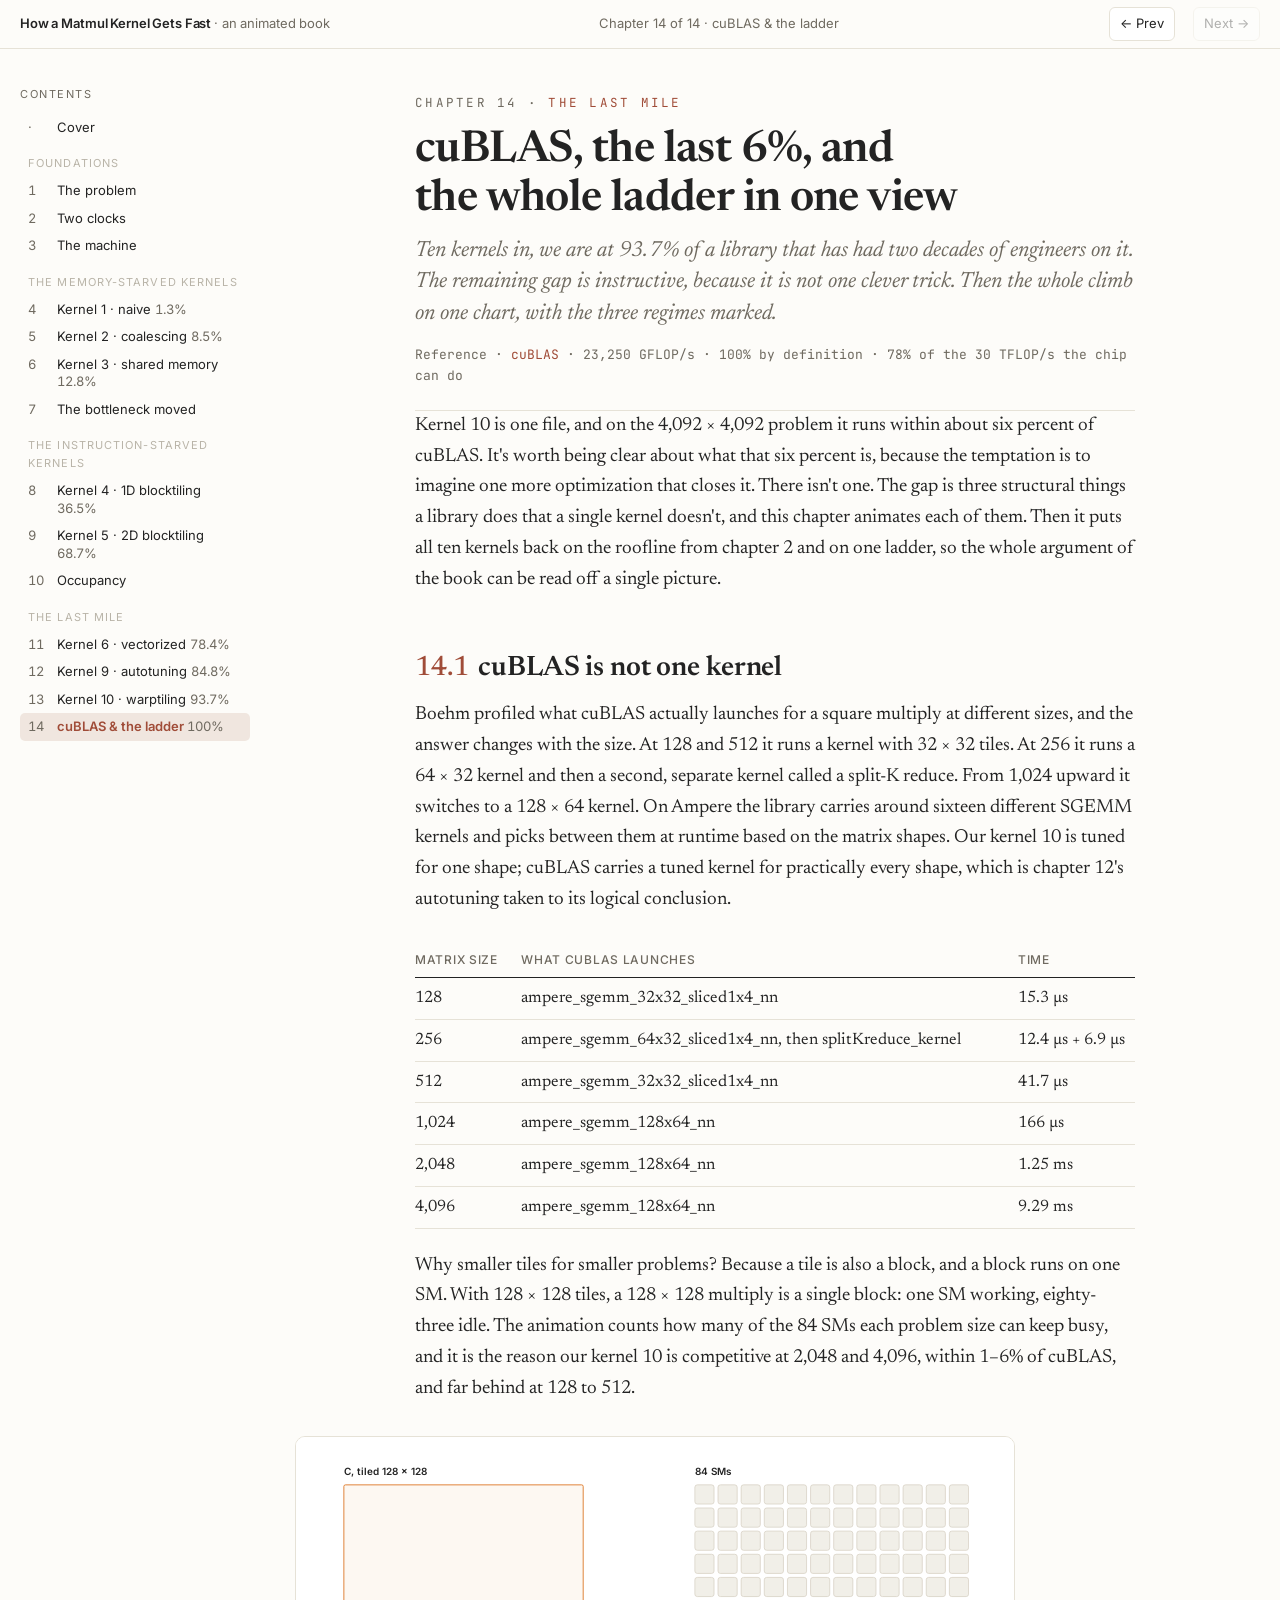
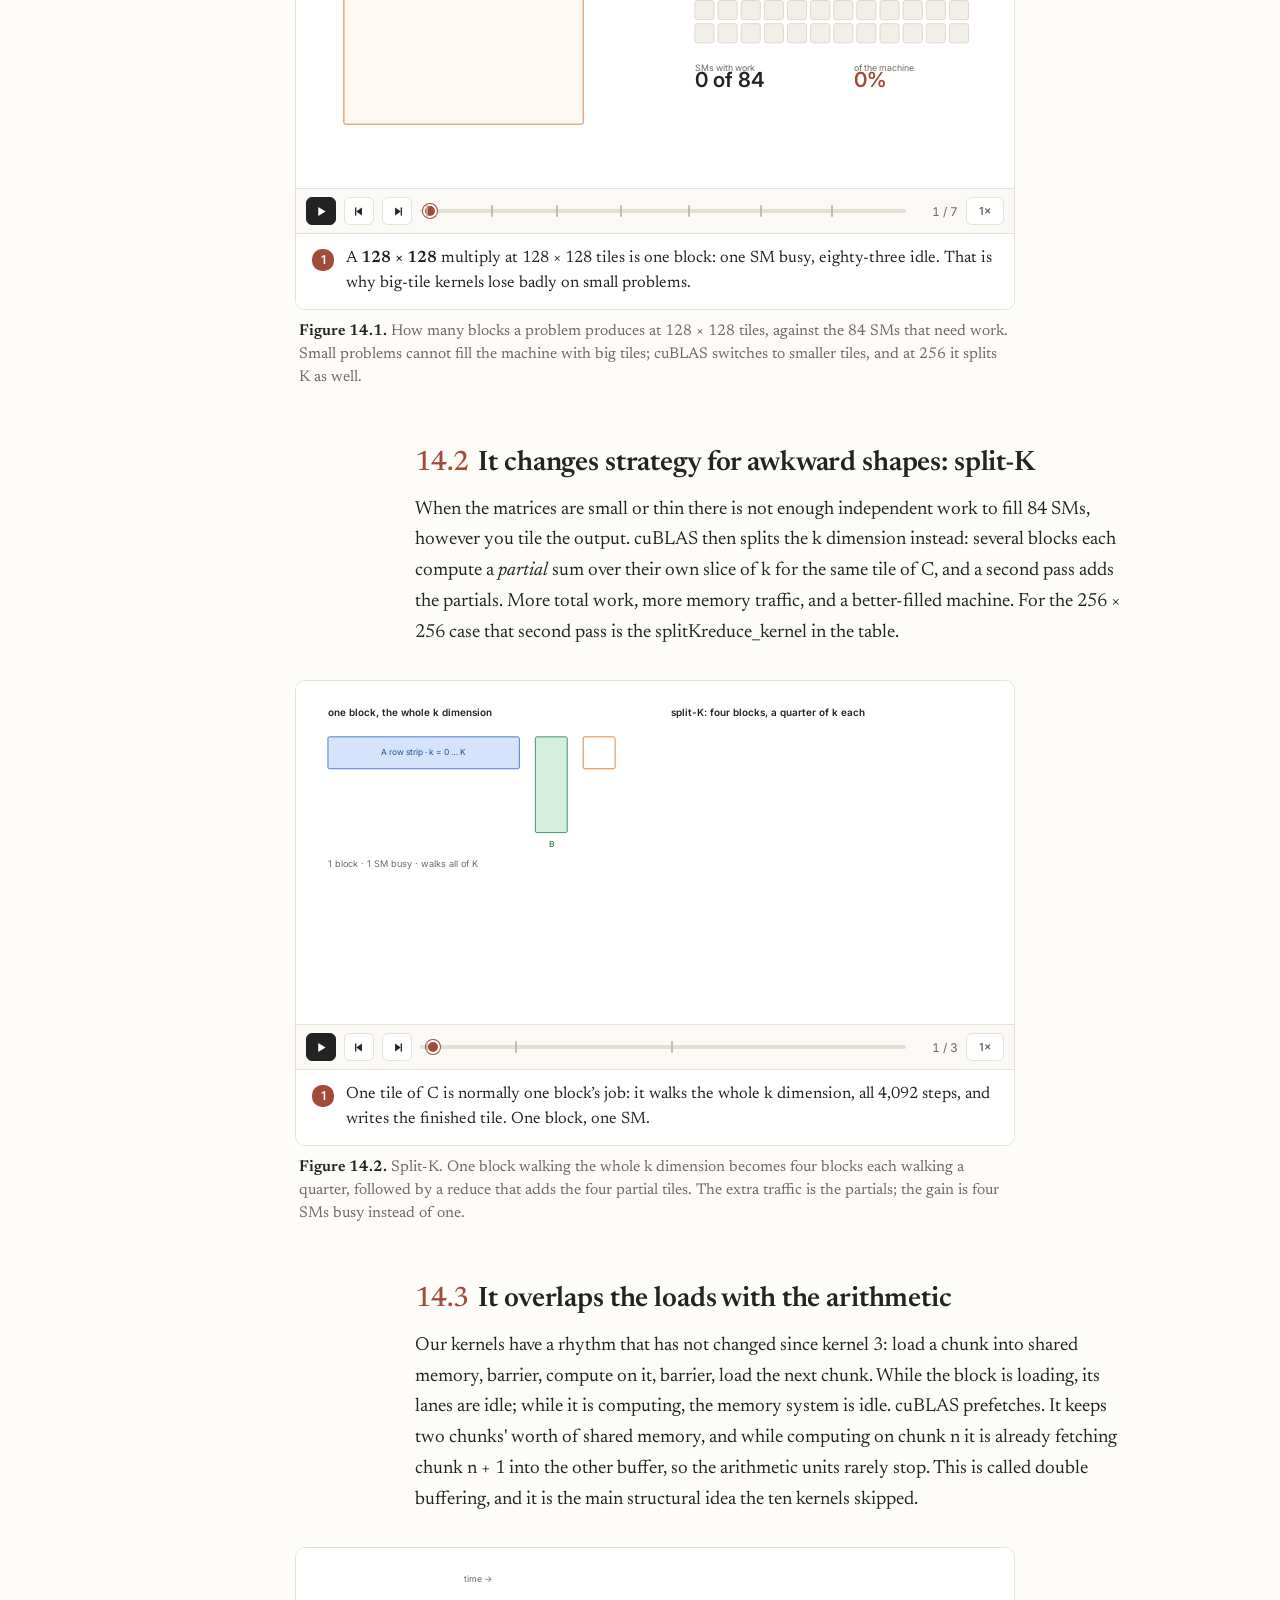
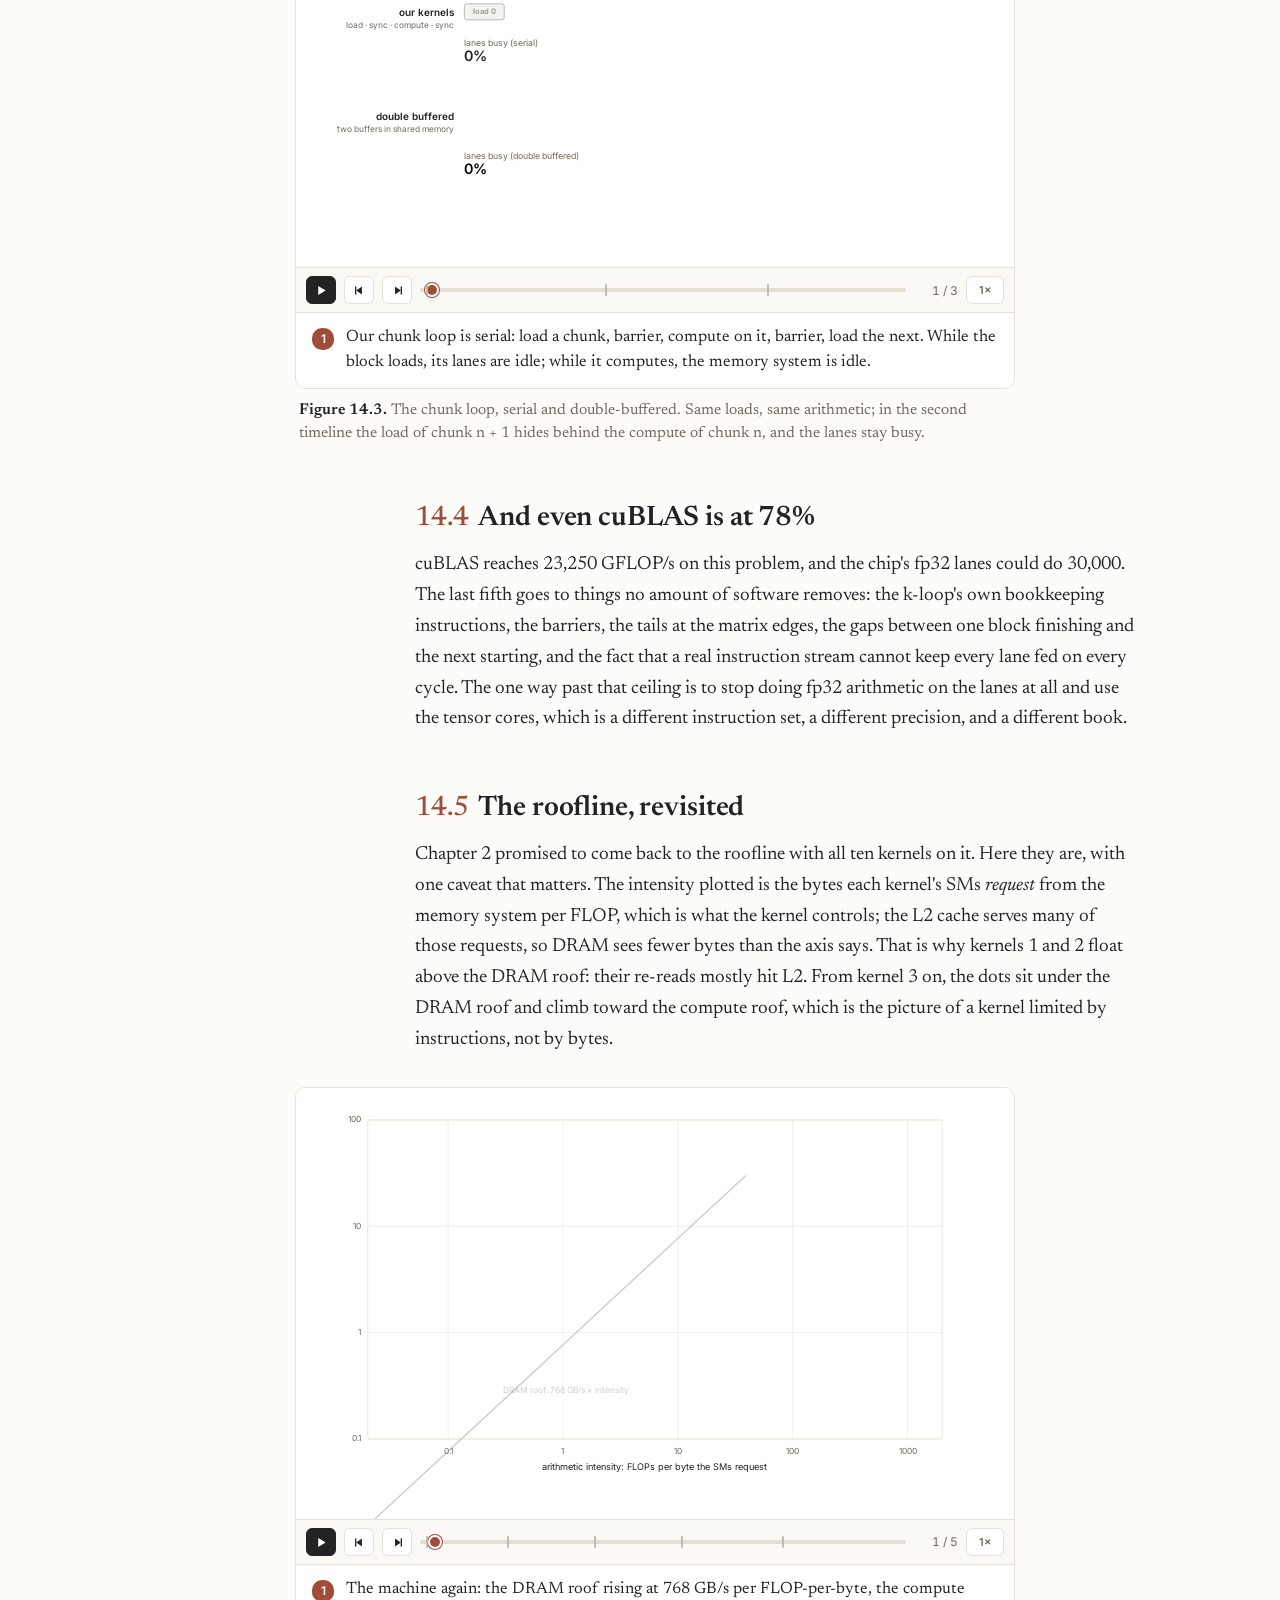
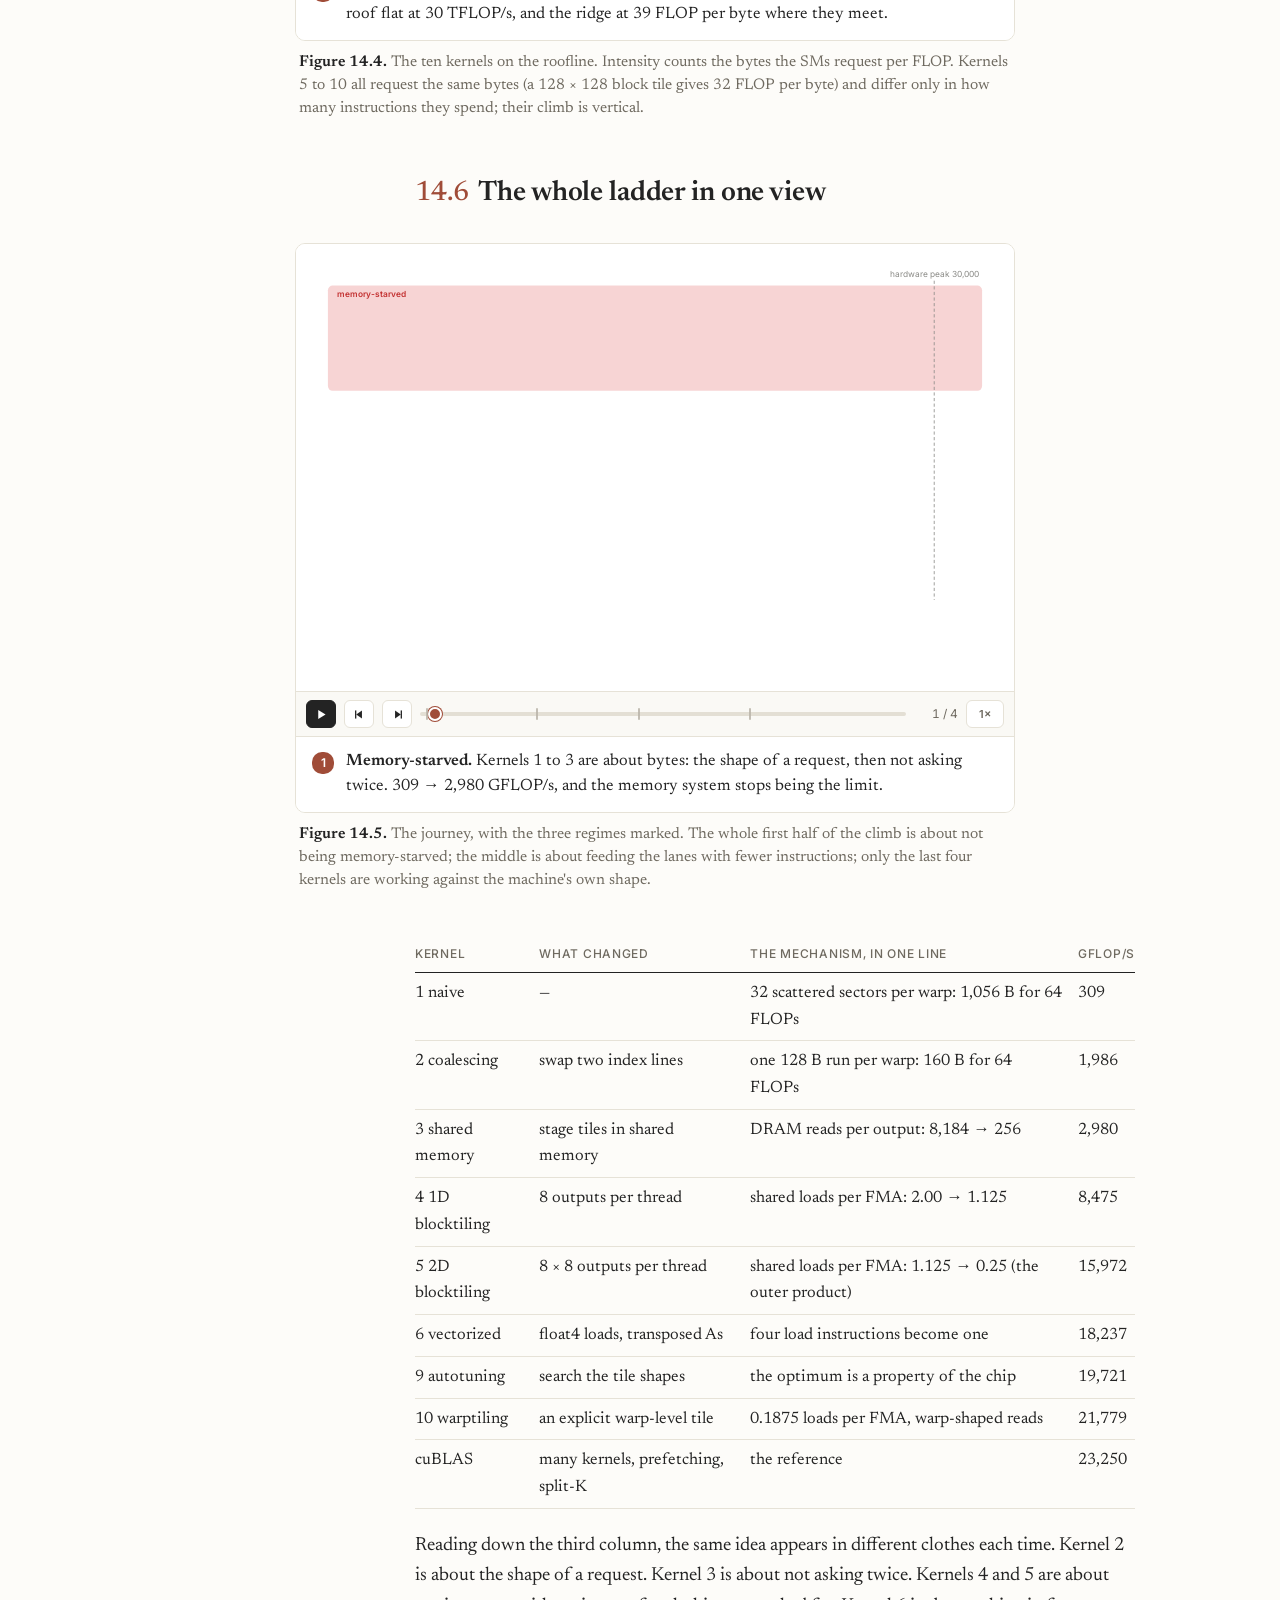
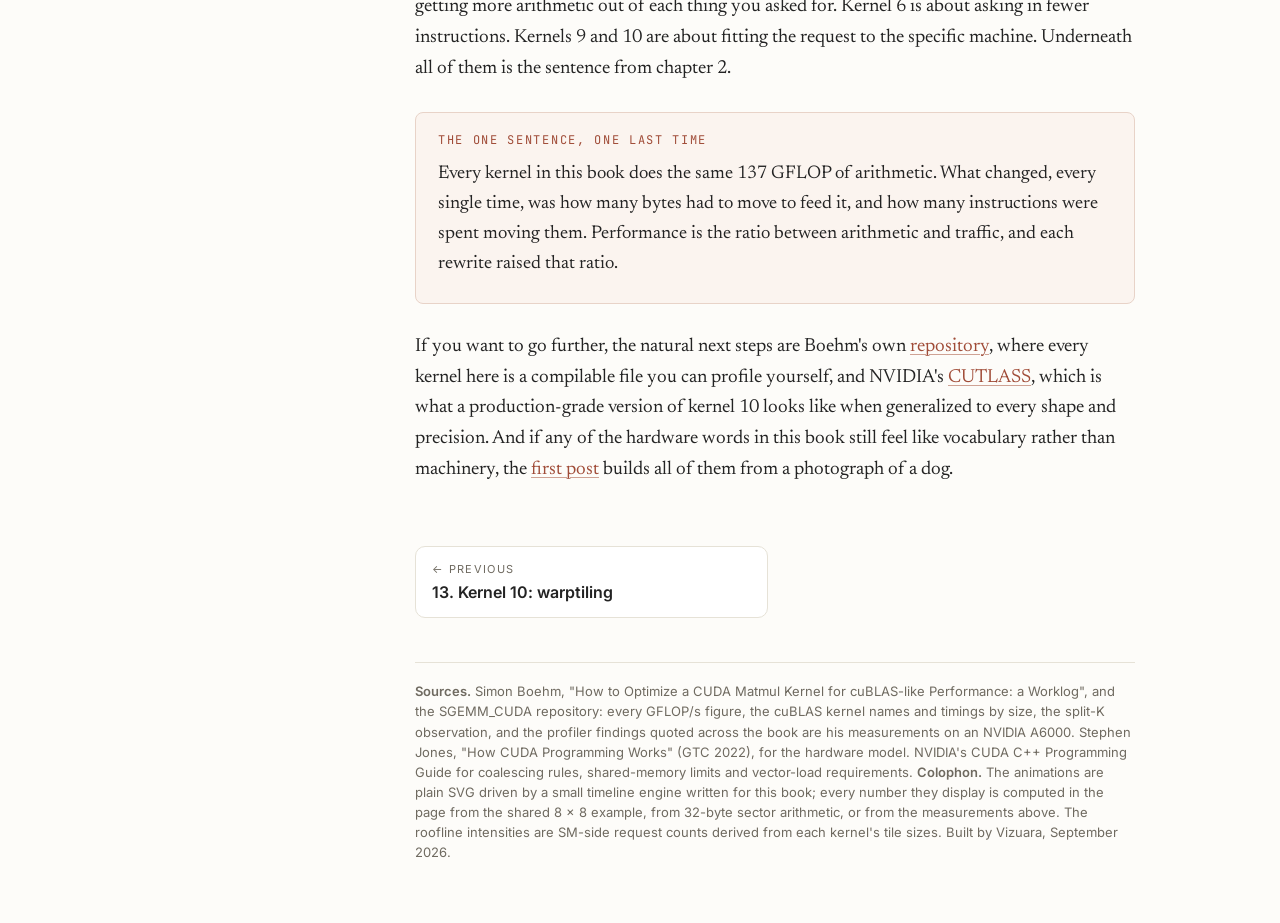
<file: ch14-cublas-and-the-ladder.html>
<!doctype html>
<html lang="en">
<head>
<meta charset="utf-8">
<meta name="viewport" content="width=device-width, initial-scale=1">
<title>cuBLAS, the last 6%, and the whole ladder · How a Matmul Kernel Gets Fast</title>
<link rel="preconnect" href="https://fonts.googleapis.com">
<link rel="stylesheet" href="https://fonts.googleapis.com/css2?family=Newsreader:ital,opsz,wght@0,6..72,400;0,6..72,500;0,6..72,600;1,6..72,400;1,6..72,500&family=Inter:wght@400;500;600&family=JetBrains+Mono:wght@400;500&display=swap">
<link rel="stylesheet" href="assets/book.css?v=6">
</head>
<body>
<div class="frame">
<nav class="side"></nav>
<main>
<article>

<div class="kicker">Chapter 14 · <em>The last mile</em></div>
<h1>cuBLAS, the last 6%, and the whole ladder in one view</h1>
<p class="lede">Ten kernels in, we are at 93.7% of a library that has had two decades of engineers on it. The remaining gap is instructive, because it is not one clever trick. Then the whole climb on one chart, with the three regimes marked.</p>
<div class="byline">Reference · <em>cuBLAS</em> · 23,250 GFLOP/s · 100% by definition · 78% of the 30 TFLOP/s the chip can do</div>

<p>Kernel 10 is one file, and on the 4,092 × 4,092 problem it runs within about six percent of cuBLAS. It's worth being clear about what that six percent is, because the temptation is to imagine one more optimization that closes it. There isn't one. The gap is three structural things a library does that a single kernel doesn't, and this chapter animates each of them. Then it puts all ten kernels back on the roofline from chapter 2 and on one ladder, so the whole argument of the book can be read off a single picture.</p>

<h2><span class="no">14.1</span>cuBLAS is not one kernel</h2>

<p>Boehm profiled what cuBLAS actually launches for a square multiply at different sizes, and the answer changes with the size. At 128 and 512 it runs a kernel with 32 × 32 tiles. At 256 it runs a 64 × 32 kernel and then a second, separate kernel called a split-K reduce. From 1,024 upward it switches to a 128 × 64 kernel. On Ampere the library carries around sixteen different SGEMM kernels and picks between them at runtime based on the matrix shapes. Our kernel 10 is tuned for one shape; cuBLAS carries a tuned kernel for practically every shape, which is chapter 12's autotuning taken to its logical conclusion.</p>

<div class="tablewrap">
<table>
<tr><th>Matrix size</th><th>What cuBLAS launches</th><th>Time</th></tr>
<tr><td>128</td><td>ampere_sgemm_32x32_sliced1x4_nn</td><td>15.3 µs</td></tr>
<tr><td>256</td><td>ampere_sgemm_64x32_sliced1x4_nn, then splitKreduce_kernel</td><td>12.4 µs + 6.9 µs</td></tr>
<tr><td>512</td><td>ampere_sgemm_32x32_sliced1x4_nn</td><td>41.7 µs</td></tr>
<tr><td>1,024</td><td>ampere_sgemm_128x64_nn</td><td>166 µs</td></tr>
<tr><td>2,048</td><td>ampere_sgemm_128x64_nn</td><td>1.25 ms</td></tr>
<tr><td>4,096</td><td>ampere_sgemm_128x64_nn</td><td>9.29 ms</td></tr>
</table>
</div>

<p>Why smaller tiles for smaller problems? Because a tile is also a block, and a block runs on one SM. With 128 × 128 tiles, a 128 × 128 multiply is a single block: one SM working, eighty-three idle. The animation counts how many of the 84 SMs each problem size can keep busy, and it is the reason our kernel 10 is competitive at 2,048 and 4,096, within 1–6% of cuBLAS, and far behind at 128 to 512.</p>

<figure class="wide">
  <div id="a-fill"></div>
  <figcaption><b>Figure 14.1.</b> How many blocks a problem produces at 128 × 128 tiles, against the 84 SMs that need work. Small problems cannot fill the machine with big tiles; cuBLAS switches to smaller tiles, and at 256 it splits K as well.</figcaption>
</figure>

<h2><span class="no">14.2</span>It changes strategy for awkward shapes: split-K</h2>

<p>When the matrices are small or thin there is not enough independent work to fill 84 SMs, however you tile the output. cuBLAS then splits the k dimension instead: several blocks each compute a <em>partial</em> sum over their own slice of k for the same tile of C, and a second pass adds the partials. More total work, more memory traffic, and a better-filled machine. For the 256 × 256 case that second pass is the splitKreduce_kernel in the table.</p>

<figure class="wide">
  <div id="a-splitk"></div>
  <figcaption><b>Figure 14.2.</b> Split-K. One block walking the whole k dimension becomes four blocks each walking a quarter, followed by a reduce that adds the four partial tiles. The extra traffic is the partials; the gain is four SMs busy instead of one.</figcaption>
</figure>

<h2><span class="no">14.3</span>It overlaps the loads with the arithmetic</h2>

<p>Our kernels have a rhythm that has not changed since kernel 3: load a chunk into shared memory, barrier, compute on it, barrier, load the next chunk. While the block is loading, its lanes are idle; while it is computing, the memory system is idle. cuBLAS prefetches. It keeps two chunks' worth of shared memory, and while computing on chunk n it is already fetching chunk n + 1 into the other buffer, so the arithmetic units rarely stop. This is called double buffering, and it is the main structural idea the ten kernels skipped.</p>

<figure class="wide">
  <div id="a-prefetch"></div>
  <figcaption><b>Figure 14.3.</b> The chunk loop, serial and double-buffered. Same loads, same arithmetic; in the second timeline the load of chunk n + 1 hides behind the compute of chunk n, and the lanes stay busy.</figcaption>
</figure>

<h2><span class="no">14.4</span>And even cuBLAS is at 78%</h2>

<p>cuBLAS reaches 23,250 GFLOP/s on this problem, and the chip's fp32 lanes could do 30,000. The last fifth goes to things no amount of software removes: the k-loop's own bookkeeping instructions, the barriers, the tails at the matrix edges, the gaps between one block finishing and the next starting, and the fact that a real instruction stream cannot keep every lane fed on every cycle. The one way past that ceiling is to stop doing fp32 arithmetic on the lanes at all and use the tensor cores, which is a different instruction set, a different precision, and a different book.</p>

<h2><span class="no">14.5</span>The roofline, revisited</h2>

<p>Chapter 2 promised to come back to the roofline with all ten kernels on it. Here they are, with one caveat that matters. The intensity plotted is the bytes each kernel's SMs <em>request</em> from the memory system per FLOP, which is what the kernel controls; the L2 cache serves many of those requests, so DRAM sees fewer bytes than the axis says. That is why kernels 1 and 2 float above the DRAM roof: their re-reads mostly hit L2. From kernel 3 on, the dots sit under the DRAM roof and climb toward the compute roof, which is the picture of a kernel limited by instructions, not by bytes.</p>

<figure class="wide">
  <div id="a-roofline"></div>
  <figcaption><b>Figure 14.4.</b> The ten kernels on the roofline. Intensity counts the bytes the SMs request per FLOP. Kernels 5 to 10 all request the same bytes (a 128 × 128 block tile gives 32 FLOP per byte) and differ only in how many instructions they spend; their climb is vertical.</figcaption>
</figure>

<h2><span class="no">14.6</span>The whole ladder in one view</h2>

<figure class="wide">
  <div id="a-ladder"></div>
  <figcaption><b>Figure 14.5.</b> The journey, with the three regimes marked. The whole first half of the climb is about not being memory-starved; the middle is about feeding the lanes with fewer instructions; only the last four kernels are working against the machine's own shape.</figcaption>
</figure>

<div class="tablewrap">
<table>
<tr><th>Kernel</th><th>What changed</th><th>The mechanism, in one line</th><th>GFLOP/s</th></tr>
<tr><td>1 naive</td><td>—</td><td>32 scattered sectors per warp: 1,056 B for 64 FLOPs</td><td>309</td></tr>
<tr><td>2 coalescing</td><td>swap two index lines</td><td>one 128 B run per warp: 160 B for 64 FLOPs</td><td>1,986</td></tr>
<tr><td>3 shared memory</td><td>stage tiles in shared memory</td><td>DRAM reads per output: 8,184 → 256</td><td>2,980</td></tr>
<tr><td>4 1D blocktiling</td><td>8 outputs per thread</td><td>shared loads per FMA: 2.00 → 1.125</td><td>8,475</td></tr>
<tr><td>5 2D blocktiling</td><td>8 × 8 outputs per thread</td><td>shared loads per FMA: 1.125 → 0.25 (the outer product)</td><td>15,972</td></tr>
<tr><td>6 vectorized</td><td>float4 loads, transposed As</td><td>four load instructions become one</td><td>18,237</td></tr>
<tr><td>9 autotuning</td><td>search the tile shapes</td><td>the optimum is a property of the chip</td><td>19,721</td></tr>
<tr><td>10 warptiling</td><td>an explicit warp-level tile</td><td>0.1875 loads per FMA, warp-shaped reads</td><td>21,779</td></tr>
<tr><td>cuBLAS</td><td>many kernels, prefetching, split-K</td><td>the reference</td><td>23,250</td></tr>
</table>
</div>

<p>Reading down the third column, the same idea appears in different clothes each time. Kernel 2 is about the shape of a request. Kernel 3 is about not asking twice. Kernels 4 and 5 are about getting more arithmetic out of each thing you asked for. Kernel 6 is about asking in fewer instructions. Kernels 9 and 10 are about fitting the request to the specific machine. Underneath all of them is the sentence from chapter 2.</p>

<div class="key">
  <div class="t">The one sentence, one last time</div>
  <p>Every kernel in this book does the same 137 GFLOP of arithmetic. What changed, every single time, was how many bytes had to move to feed it, and how many instructions were spent moving them. Performance is the ratio between arithmetic and traffic, and each rewrite raised that ratio.</p>
</div>

<p>If you want to go further, the natural next steps are Boehm's own <a href="https://github.com/siboehm/SGEMM_CUDA">repository</a>, where every kernel here is a compilable file you can profile yourself, and NVIDIA's <a href="https://github.com/NVIDIA/cutlass">CUTLASS</a>, which is what a production-grade version of kernel 10 looks like when generalized to every shape and precision. And if any of the hardware words in this book still feel like vocabulary rather than machinery, the <a href="https://vizuaraai.github.io/cuda-programming-model/">first post</a> builds all of them from a photograph of a dog.</p>

<div class="pager"></div>
<div class="colophon"><b>Sources.</b> Simon Boehm, "How to Optimize a CUDA Matmul Kernel for cuBLAS-like Performance: a Worklog", and the SGEMM_CUDA repository: every GFLOP/s figure, the cuBLAS kernel names and timings by size, the split-K observation, and the profiler findings quoted across the book are his measurements on an NVIDIA A6000. Stephen Jones, "How CUDA Programming Works" (GTC 2022), for the hardware model. NVIDIA's CUDA C++ Programming Guide for coalescing rules, shared-memory limits and vector-load requirements. <b>Colophon.</b> The animations are plain SVG driven by a small timeline engine written for this book; every number they display is computed in the page from the shared 8 × 8 example, from 32-byte sector arithmetic, or from the measurements above. The roofline intensities are SM-side request counts derived from each kernel's tile sizes. Built by Vizuara, September 2026.</div>

</article>
</main>
</div>

<script src="assets/anim.js?v=6"></script>
<script src="assets/nav.js?v=6"></script>
<script>
(function () {
  const K = MB.color;

  // ------------------------------------------------------------ 14.1 filling 84 SMs
  (function () {
    const S = MB.scene('a-fill', { w: 900, h: 440, title: 'How many blocks fill 84 SMs' });
    const tl = S.tl;
    const sx = 500, sy = 60, sw = 24, sg = 5;
    S.text({ x: sx, y: sy - 16, text: '84 SMs', size: 12.5, fill: K.ink, weight: 600 });
    const sms = [];
    for (let i = 0; i < 84; i++) sms.push(S.rect({ x: sx + (i % 12) * (sw + sg), y: sy + Math.floor(i / 12) * (sw + sg), w: sw, h: sw, fill: '#f1efe8', stroke: '#d8d2c6', rx: 3 }));
    const busy = S.counter({ x: sx, y: 290, label: 'SMs with work', value: 0, size: 26, format: v => Math.round(v) + ' of 84' });
    const pct = S.counter({ x: sx + 200, y: 290, label: 'of the machine', value: 0, size: 26, fill: K.accent, format: v => v.toFixed(0) + '%' });
    // left: the C matrix at the current size, tiled 128x128
    const mx = 60, my = 60, M = 300;
    S.text({ x: mx, y: my - 16, text: 'C, tiled 128 × 128', size: 12.5, fill: K.ink, weight: 600 });
    const frame = S.rect({ x: mx, y: my, w: M, h: M, fill: '#fdf8f2', stroke: K.C, sw: 1, rx: 2 });
    const grid = [];
    const nlab = S.text({ x: mx, y: my + M + 18, text: '', size: 12, fill: K.ink, weight: 600 });
    const blab = S.text({ x: mx, y: my + M + 38, text: '', size: 11.5, fill: K.muted });
    const note = S.text({ x: mx, y: my + M + 68, text: '', size: 12, fill: K.accent, weight: 600 });
    const sizes = [128, 256, 512, 1024, 2048, 4092];
    const caps = [
      'A <b>128 × 128</b> multiply at 128 × 128 tiles is one block: one SM busy, eighty-three idle. That is why big-tile kernels lose badly on small problems.',
      '<b>256 × 256</b>: four blocks, four SMs. cuBLAS uses 64 × 32 tiles here and splits K as well, to get to dozens of blocks.',
      '<b>512 × 512</b>: sixteen blocks. cuBLAS switches to 32 × 32 tiles: 256 blocks, three per SM.',
      '<b>1,024 × 1,024</b>: sixty-four blocks, still short of 84 SMs. cuBLAS moves to 128 × 64 tiles from here on.',
      '<b>2,048 × 2,048</b>: 256 blocks, every SM busy with three. Kernel 10 is within a few percent of cuBLAS from here.',
      '<b>4,092 × 4,092</b>: 1,024 blocks, twelve per SM. This is the book’s problem, and the one our tiles were chosen for.',
    ];
    sizes.forEach((N, k) => {
      const nb = Math.ceil(N / 128), blocks = nb * nb, on = Math.min(84, blocks);
      tl.step(caps[k]);
      const t0 = tl.cursor;   // absolute schedule for this size (see ENGINE.md timing gotcha)
      grid.forEach(g => tl.hide(g, 0.15, { at: t0 }));
      const cell = M / nb;
      const cells = [];
      for (let r = 0; r < nb; r++) for (let c = 0; c < nb; c++) cells.push(S.rect({ x: mx + c * cell, y: my + r * cell, w: cell - (nb > 16 ? 0.5 : 1.5), h: cell - (nb > 16 ? 0.5 : 1.5), fill: K.Cfill, stroke: K.C, sw: nb > 16 ? 0.3 : 0.7, rx: 1, opacity: 0 }));
      grid.length = 0; grid.push(...cells);
      tl.show(cells, 0.15, { at: t0 + 0.15, stagger: Math.min(0.01, 0.8 / cells.length) });
      tl.set(nlab, { text: `N = ${MB.fmt(N)}: ${nb} × ${nb} = ${MB.fmt(blocks)} blocks` }, t0 + 0.15);
      tl.set(blab, { text: blocks > 84 ? `${(blocks / 84).toFixed(1)} blocks per SM` : `${84 - blocks} SMs have nothing to do` }, t0 + 0.15);
      tl.to(sms, { fill: '#f1efe8', stroke: '#d8d2c6' }, 0.1, { at: t0 });
      tl.to(sms.slice(0, on), { fill: K.tealfill, stroke: K.teal }, 0.12, { at: t0 + 0.2, stagger: 0.008 });
      tl.to(busy.num, { value: on }, 0.5, { at: t0 + 0.2 });
      tl.to(pct.num, { value: 100 * on / 84 }, 0.5, { at: t0 + 0.2 });
      tl.cursor = t0 + 0.2 + Math.max(0.5, 0.12 + on * 0.008);
      tl.set(note, { text: [
        'cuBLAS picks: 32 × 32 tiles → 16 blocks',
        'cuBLAS picks: 64 × 32 tiles + split-K → many more blocks, then a reduce',
        'cuBLAS picks: 32 × 32 tiles → 256 blocks',
        'cuBLAS picks: 128 × 64 tiles → 128 blocks',
        'cuBLAS picks: 128 × 64 tiles → 512 blocks',
        'cuBLAS picks: 128 × 64 tiles → 2,048 blocks',
      ][k] }, '<');
      tl.wait(2.2);
    });
    tl.step('The tile that is right for the big problem starves the small one. A library cannot ship one kernel; it ships a family and picks by shape at runtime.');
    tl.wait(3.0);
    S.finish();
  })();

  // ------------------------------------------------------------ 14.2 split-K
  (function () {
    const S = MB.scene('a-splitk', { w: 900, h: 430, title: 'Split-K' });
    const tl = S.tl;
    // left: one block, whole K
    const y0 = 70;
    S.text({ x: 40, y: 40, text: 'one block, the whole k dimension', size: 12.5, fill: K.ink, weight: 600 });
    const A1 = S.rect({ x: 40, y: y0, w: 240, h: 40, fill: K.Afill, stroke: K.A, rx: 2 });
    S.text({ x: 160, y: y0 + 20, text: 'A row strip · k = 0 … K', anchor: 'middle', size: 10.5, fill: K.Adeep });
    const B1 = S.rect({ x: 300, y: y0, w: 40, h: 120, fill: K.Bfill, stroke: K.B, rx: 2 });
    S.text({ x: 320, y: y0 + 135, text: 'B', anchor: 'middle', size: 10.5, fill: K.Bdeep });
    const C1 = S.rect({ x: 360, y: y0, w: 40, h: 40, fill: '#fff', stroke: K.C, rx: 2 });
    const b1 = S.text({ x: 40, y: y0 + 160, text: '1 block · 1 SM busy · walks all of K', size: 11.5, fill: K.muted });
    // right: four blocks, quarter of K each
    const x2 = 470;
    S.text({ x: x2, y: 40, text: 'split-K: four blocks, a quarter of k each', size: 12.5, fill: K.ink, weight: 600 });
    const segs = [], Bsegs = [], parts = [];
    for (let i = 0; i < 4; i++) {
      segs.push(S.rect({ x: x2 + i * 62, y: y0, w: 58, h: 40, fill: K.Afill, stroke: K.A, rx: 2, opacity: 0 }));
      Bsegs.push(S.rect({ x: x2 + 250 + i * 10, y: y0 + i * 30, w: 40, h: 28, fill: K.Bfill, stroke: K.B, rx: 2, opacity: 0 }));
      parts.push(S.rect({ x: x2 + i * 62, y: y0 + 60, w: 40, h: 40, fill: '#fff', stroke: K.C, rx: 2, opacity: 0 }));
    }
    const plabel = parts.map((p, i) => S.text({ x: x2 + i * 62 + 20, y: y0 + 80, text: 'C' + i, anchor: 'middle', size: 11, fill: K.C, weight: 600, opacity: 0 }));
    const sum = S.rect({ x: x2 + 300, y: y0 + 60, w: 40, h: 40, fill: '#fff', stroke: K.C, sw: 1.5, rx: 2, opacity: 0 });
    const sumL = S.text({ x: x2 + 320, y: y0 + 80, text: 'C', anchor: 'middle', size: 11, fill: K.C, weight: 600, opacity: 0 });
    const plus = S.text({ x: x2 + 125, y: y0 + 130, text: '', size: 12, fill: K.ink, font: 'mono' });
    const b2 = S.text({ x: x2, y: y0 + 160, text: '', size: 11.5, fill: K.muted });
    const cost = S.text({ x: 40, y: 300, text: '', size: 12.5, fill: K.ink, weight: 600 });
    const cost2 = S.text({ x: 40, y: 322, text: '', size: 12, fill: K.muted });
    const cost3 = S.text({ x: 40, y: 344, text: '', size: 12, fill: K.muted });
    const arrows = parts.map((p, i) => S.line({ x1: x2 + i * 62 + 40, y1: y0 + 80, x2: x2 + 296, y2: y0 + 80, stroke: K.C, sw: 1, arrow: true, opacity: 0 }));

    tl.step('One tile of C is normally one block’s job: it walks the whole k dimension, all 4,092 steps, and writes the finished tile. One block, one SM.');
    tl.wait(1.6);
    tl.step('Split-K gives the same tile to <b>four blocks</b>, each walking a quarter of k. Each produces a partial tile: the sum over its own k range.');
    tl.show(segs, 0.25, { stagger: 0.12 }); tl.show(Bsegs, 0.25, { at: '<', stagger: 0.12 });
    tl.show(parts, 0.25, { stagger: 0.12 }); tl.show(plabel, 0.25, { at: '<', stagger: 0.12 });
    tl.set(b2, { text: '4 blocks · 4 SMs busy · each walks K/4' });
    tl.wait(1.6);
    tl.step('A second kernel, the <b>reduce</b>, adds the four partials into C. The extra cost is four partial tiles written and read back; the gain is four SMs busy where one was.');
    tl.show(arrows, 0.3, { stagger: 0.1 }); tl.show([sum, sumL], 0.3);
    tl.set(plus, { text: 'C = C0 + C1 + C2 + C3' });
    tl.set(cost, { text: 'more total work and traffic, better machine utilization, faster wall clock — for small or thin problems' });
    tl.set(cost2, { text: 'at N = 256 cuBLAS launches ampere_sgemm_64x32_sliced1x4_nn and then splitKreduce_kernel: 12.4 µs + 6.9 µs' });
    tl.set(cost3, { text: 'for the 4,092 × 4,092 problem there are 1,024 tiles already, so no split is needed' });
    tl.wait(3.2);
    S.finish();
  })();

  // ------------------------------------------------------------ 14.3 double buffering
  (function () {
    const S = MB.scene('a-prefetch', { w: 900, h: 400, title: 'Serial chunk loop against double buffering' });
    const tl = S.tl;
    const x0 = 210, u = 26; // px per time unit; load = 2 units, compute = 3 units
    S.text({ x: x0, y: 40, text: 'time →', size: 11, fill: K.muted });
    function lane(y, name, sub) { S.text({ x: x0 - 12, y: y + 12, text: name, anchor: 'end', size: 12.5, fill: K.ink, weight: 600 }); S.text({ x: x0 - 12, y: y + 28, text: sub, anchor: 'end', size: 10.5, fill: K.muted }); }
    lane(70, 'our kernels', 'load · sync · compute · sync');
    lane(200, 'double buffered', 'two buffers in shared memory');
    const serial = [], dbl = [];
    let t = 0;
    for (let n = 0; n < 4; n++) {
      serial.push({ kind: 'load', n, t0: t, d: 2 }); t += 2;
      serial.push({ kind: 'comp', n, t0: t, d: 3 }); t += 3;
    }
    const serialEnd = t;
    // double buffered: load0; then for n: compute n overlaps load n+1 (compute 3 units, load 2 units)
    let td = 0; dbl.push({ kind: 'load', n: 0, t0: 0, d: 2 }); td = 2;
    for (let n = 0; n < 4; n++) { dbl.push({ kind: 'comp', n, t0: td, d: 3 }); if (n < 3) dbl.push({ kind: 'load', n: n + 1, t0: td, d: 2, row: 1 }); td += 3; }
    const dblEnd = td;
    function box(item, y, row) {
      const isL = item.kind === 'load';
      const g = S.group({ tx: x0 + item.t0 * u, ty: y + (row ? 22 : 0), opacity: 0 });
      g.rect({ x: 1, y: 0, w: item.d * u - 2, h: 20, fill: isL ? K.greyfill : K.tealfill, stroke: isL ? K.grey : K.teal, rx: 3 });
      g.text({ x: item.d * u / 2, y: 10.5, text: (isL ? 'load ' : 'compute ') + item.n, anchor: 'middle', size: 9.5, fill: isL ? K.muted : K.teal, weight: 600 });
      return g;
    }
    const sb = serial.map(it => box(it, 70, 0));
    const db = dbl.map(it => box(it, 200, it.row));
    const sEnd = S.text({ x: x0 + serialEnd * u + 8, y: 80, text: '', size: 11.5, fill: K.red, weight: 600 });
    const dEnd = S.text({ x: x0 + dblEnd * u + 8, y: 210, text: '', size: 11.5, fill: K.green, weight: 600 });
    const sUse = S.counter({ x: x0, y: 120, label: 'lanes busy (serial)', value: 0, size: 18, format: v => v.toFixed(0) + '%' });
    const dUse = S.counter({ x: x0, y: 262, label: 'lanes busy (double buffered)', value: 0, size: 18, fill: K.green, format: v => v.toFixed(0) + '%' });
    const note = S.text({ x: 40, y: 330, text: '', size: 12.5, fill: K.ink, weight: 600 });
    const note2 = S.text({ x: 40, y: 352, text: '', size: 12, fill: K.muted });

    tl.step('Our chunk loop is serial: load a chunk, barrier, compute on it, barrier, load the next. While the block loads, its lanes are idle; while it computes, the memory system is idle.');
    sb.forEach((g, i) => tl.show(g, 0.2, { at: i === 0 ? '>' : '<+0.28' }));
    tl.set(sEnd, { text: '20 units' });
    tl.to(sUse.num, { value: 60 }, 0.6);
    tl.wait(1.6);
    tl.step('Double buffering keeps two chunks in shared memory. While computing on chunk n, the block is already fetching chunk n + 1 into the other buffer.');
    db.forEach((g, i) => tl.show(g, 0.2, { at: i === 0 ? '>' : '<+0.22' }));
    tl.set(dEnd, { text: '14 units' });
    tl.to(dUse.num, { value: 86 }, 0.6);
    tl.wait(1.6);
    tl.step('Same loads, same arithmetic. The loads hide behind the compute, and the lanes rarely stop. This is the main structural idea the ten kernels skipped, and cuBLAS does it.');
    tl.set(note, { text: 'with load = 2 units and compute = 3 (illustrative), four chunks take 20 units serially and 14 double buffered' });
    tl.set(note2, { text: 'the price: twice the shared memory per block, and the bookkeeping to swap buffers safely' });
    tl.wait(3.2);
    S.finish();
  })();

  // ------------------------------------------------------------ 14.4 roofline revisited
  (function () {
    const S = MB.scene('a-roofline', { w: 900, h: 540, title: 'The ten kernels on the roofline' });
    const tl = S.tl;
    const px = 90, py = 40, pw = 720, ph = 400;
    const xmin = 0.02, xmax = 2000, ymin = 0.1, ymax = 100; // FLOP/B, TFLOP/s
    const X = v => px + pw * (Math.log10(v) - Math.log10(xmin)) / (Math.log10(xmax) - Math.log10(xmin));
    const Y = v => py + ph - ph * (Math.log10(v) - Math.log10(ymin)) / (Math.log10(ymax) - Math.log10(ymin));
    // grid
    [0.1, 1, 10, 100, 1000].forEach(v => { S.line({ x1: X(v), y1: py, x2: X(v), y2: py + ph, stroke: '#eeebe3', sw: 1 }); S.text({ x: X(v), y: py + ph + 16, text: '' + v, anchor: 'middle', size: 10.5, fill: K.muted }); });
    [0.1, 1, 10, 100].forEach(v => { S.line({ x1: px, y1: Y(v), x2: px + pw, y2: Y(v), stroke: '#eeebe3', sw: 1 }); S.text({ x: px - 8, y: Y(v), text: '' + v, anchor: 'end', size: 10.5, fill: K.muted }); });
    S.text({ x: px + pw / 2, y: py + ph + 36, text: 'arithmetic intensity: FLOPs per byte the SMs request', anchor: 'middle', size: 11.5, fill: K.ink });
    S.text({ x: 24, y: py + ph / 2, text: 'TFLOP/s', anchor: 'middle', size: 11.5, fill: K.ink, rot: -90 }).pivot(24, py + ph / 2);
    S.rect({ x: px, y: py, w: pw, h: ph, fill: 'none', stroke: K.rule });
    // roofs
    const ridge = 30 / 0.768; // 39 FLOP/B
    const memRoof = S.line({ x1: X(xmin), y1: Y(0.768 * xmin), x2: X(ridge), y2: Y(30), stroke: K.grey, sw: 1.8, opacity: 0 });
    const compRoof = S.line({ x1: X(ridge), y1: Y(30), x2: X(xmax), y2: Y(30), stroke: K.teal, sw: 1.8, opacity: 0 });
    const ridgeL = S.text({ x: X(ridge), y: Y(30) - 12, text: 'ridge: 39 FLOP/B', anchor: 'middle', size: 10.5, fill: K.ink, opacity: 0 });
    const memL = S.text({ x: X(0.3), y: Y(0.768 * 0.3) - 12, text: 'DRAM roof: 768 GB/s × intensity', size: 10.5, fill: K.grey, opacity: 0 });
    const compL = S.text({ x: X(800), y: Y(30) + 14, text: 'compute roof: 30 TFLOP/s', anchor: 'end', size: 10.5, fill: K.teal, opacity: 0 });
    const cuL = S.line({ x1: X(ridge), y1: Y(23.25), x2: X(xmax), y2: Y(23.25), stroke: K.C, sw: 1, dash: '4 3', opacity: 0 });
    const cuT = S.text({ x: X(ridge) + 14, y: Y(23.25) + 14, text: 'cuBLAS: 23.25', size: 10.5, fill: K.C, opacity: 0 });
    // kernels: intensity (FLOP per byte requested), measured TFLOP/s
    const ks = [
      { n: 'K1', i: 64 / 1056, g: 0.309 }, { n: 'K2', i: 64 / 160, g: 1.9865 }, { n: 'K3', i: 8, g: 2.9803 }, { n: 'K4', i: 16, g: 8.4747 },
      { n: 'K5', i: 32, g: 15.9717 }, { n: 'K6', i: 32, g: 18.2373 }, { n: 'K9', i: 32, g: 19.721 }, { n: 'K10', i: 32, g: 21.7793 },
    ];
    const dots = ks.map(k => S.circle({ cx: X(k.i), cy: Y(k.g), r: 5, fill: K.C, stroke: '#fff', sw: 1.2, opacity: 0 }));
    const labs = ks.map((k, j) => S.text({ x: X(k.i) + 8, y: Y(k.g) - 8, text: j === 4 ? 'K5, K6, K9, K10 (bottom to top) →' : (j > 4 ? '' : k.n), size: 10.5, fill: K.ink, weight: 600, opacity: 0 }));
    labs[4].setNow({ x: X(32) - 10, y: Y(18.5), anchor: 'end' });
    const note = S.text({ x: px + 12, y: py + 18, text: '', size: 11.5, fill: K.ink, weight: 600 });
    const note2 = S.text({ x: px + 12, y: py + 36, text: '', size: 11, fill: K.muted });

    tl.step('The machine again: the DRAM roof rising at 768 GB/s per FLOP-per-byte, the compute roof flat at 30 TFLOP/s, and the ridge at 39 FLOP per byte where they meet.');
    tl.show([memRoof, memL], 0.5); tl.show([compRoof, compL], 0.5, { at: '<+0.3' }); tl.show(ridgeL, 0.3);
    tl.wait(1.4);
    tl.step('Kernels 1 and 2 request 0.06 and 0.4 FLOP per byte: far left. Both sit <b>above</b> the DRAM roof, because most of their repeated reads never reach DRAM: the L2 cache serves them.');
    tl.show([dots[0], labs[0], dots[1], labs[1]], 0.3, { stagger: 0.2 });
    tl.set(note, { text: 'K1: 1,056 B per 64 FLOPs → 0.06 FLOP/B · K2: 160 B per 64 FLOPs → 0.4 FLOP/B' });
    tl.wait(1.8);
    tl.step('Kernels 3 and 4: 8 and 16 FLOP per byte, and now <b>under</b> the roof. Bytes are no longer what limits them; instructions are (chapter 7).');
    tl.show([dots[2], labs[2], dots[3], labs[3]], 0.3, { stagger: 0.2 });
    tl.set(note, { text: 'K3: 8 KB per chunk for 65,536 FLOPs → 8 · K4: 4 KB per chunk for 65,536 FLOPs → 16' });
    tl.wait(1.8);
    tl.step('Kernels 5, 6, 9 and 10 all use a 128 × 128 block tile, so they all request the same 32 FLOP per byte. Their climb is <b>vertical</b>: same bytes, fewer instructions per multiply-add each time.');
    tl.show([dots[4], labs[4], dots[5], labs[5], dots[6], labs[6], dots[7], labs[7]], 0.3, { stagger: 0.15 });
    tl.set(note, { text: 'K5–K10: (128 + 128) × BK floats per chunk for 2 × 128² × BK FLOPs → 32 FLOP/B, whatever BK is' });
    tl.set(note2, { text: 'intensity here is what the SMs request; the L2 cache makes DRAM see less, so no dot is truly memory-bound after kernel 3' }, '<');
    tl.wait(1.8);
    tl.step('cuBLAS sits at 23.25 TFLOP/s, and the compute roof at 30 is where the fp32 lanes end. Beyond that line the only road is a different instruction set: the tensor cores.');
    tl.show([cuL, cuT], 0.4);
    tl.wait(3.2);
    S.finish();
  })();

  // ------------------------------------------------------------ 14.5 the whole ladder
  (function () {
    const S = MB.scene('a-ladder', { w: 900, h: 560, title: 'The whole ladder' });
    const tl = S.tl;
    const x0 = 310, W = 490, max = 30000;
    const rows = [
      { n: 'K1 naive', v: 309, reg: 0 }, { n: 'K2 coalescing', v: 1986.5, reg: 0 }, { n: 'K3 shared memory', v: 2980.3, reg: 0 },
      { n: 'K4 1D blocktiling', v: 8474.7, reg: 1 }, { n: 'K5 2D blocktiling', v: 15971.7, reg: 1 },
      { n: 'K6 vectorized', v: 18237.3, reg: 2 }, { n: 'K9 autotuning', v: 19721.0, reg: 2 }, { n: 'K10 warptiling', v: 21779.3, reg: 2 },
      { n: 'cuBLAS', v: 23249.6, reg: 3 },
    ];
    const regs = [{ name: 'memory-starved', col: K.redfill, stroke: K.red }, { name: 'instruction-starved', col: K.goldfill, stroke: K.gold }, { name: 'the last mile', col: K.tealfill, stroke: K.teal }, { name: 'the reference', col: K.Cfill, stroke: K.C }];
    const bands = [];
    const rowH = 44, top = 60;
    [[0, 3], [3, 5], [5, 8], [8, 9]].forEach(([a, b], i) => {
      bands.push(S.rect({ x: 40, y: top + a * rowH - 8, w: 820, h: (b - a) * rowH, fill: regs[i].col, stroke: 'none', rx: 6, opacity: 0 }));
    });
    const bandL = regs.map((r, i) => S.text({ x: 52, y: top + [0, 3, 5, 8][i] * rowH + 4, text: r.name, size: 10.5, fill: r.stroke, weight: 600, opacity: 0 }));
    const bars = rows.map((r, i) => S.bar({ x: x0, y: top + i * rowH, w: 0, h: 20, fill: regs[r.reg].col, stroke: regs[r.reg].stroke, label: r.n, value: 0, opacity: 0 }));
    const pcts = rows.map((r, i) => S.text({ x: 860, y: top + i * rowH + 10, text: '', anchor: 'end', size: 11.5, fill: K.accent, weight: 600 }));
    const peak = S.line({ x1: x0 + W, y1: top - 14, x2: x0 + W, y2: top + 9 * rowH - 10, stroke: K.grey, sw: 1, dash: '4 3' });
    S.text({ x: x0 + W, y: top - 22, text: 'hardware peak 30,000', anchor: 'middle', size: 10.5, fill: K.grey });
    const fin = S.text({ x: 40, y: 500, text: '', size: 12.5, fill: K.ink, weight: 600 });
    const fin2 = S.text({ x: 40, y: 522, text: '', size: 12, fill: K.muted });
    function grow(i, dur, at) { const r = rows[i]; tl.show(bars[i], 0.15, { at }); bars[i].grow(tl, W * r.v / max, r.v, dur, { at: '<' }); tl.set(pcts[i], { text: (100 * r.v / 23249.6).toFixed(1) + '%' }, '<'); }

    tl.step('<b>Memory-starved.</b> Kernels 1 to 3 are about bytes: the shape of a request, then not asking twice. 309 → 2,980 GFLOP/s, and the memory system stops being the limit.');
    tl.show([bands[0], bandL[0]], 0.3);
    for (let i = 0; i < 3; i++) grow(i, 0.6, i === 0 ? '>' : '<+0.35');
    tl.wait(1.8);
    tl.step('<b>Instruction-starved.</b> Kernels 4 and 5 are about getting more multiply-adds out of every load: the column, then the outer product. 2,980 → 15,972, the biggest step on the ladder.');
    tl.show([bands[1], bandL[1]], 0.3);
    for (let i = 3; i < 5; i++) grow(i, 0.7, i === 3 ? '>' : '<+0.35');
    tl.wait(1.8);
    tl.step('<b>The last mile.</b> Kernels 6, 9 and 10 fit the instruction stream to the machine: wide loads, a searched chunk width, warp-shaped tiles. 15,972 → 21,779.');
    tl.show([bands[2], bandL[2]], 0.3);
    for (let i = 5; i < 8; i++) grow(i, 0.6, i === 5 ? '>' : '<+0.35');
    tl.wait(1.8);
    tl.step('<b>The reference.</b> cuBLAS at 23,250: many kernels, split-K, double buffering. And the peak at 30,000 that nobody reaches with fp32 lanes.');
    tl.show([bands[3], bandL[3]], 0.3);
    grow(8, 0.7);
    tl.set(fin, { text: '309 → 21,779 GFLOP/s: a 70× climb, in the same 137 GFLOP of arithmetic' });
    tl.set(fin2, { text: 'what changed, every time: how many bytes had to move to feed it, and how many instructions were spent moving them' }, '<');
    tl.wait(3.6);
    S.finish();
  })();
})();
</script>
</body>
</html>
</file>
<file: assets/book.css>
/* How a Matmul Kernel Gets Fast — book stylesheet */
:root{
  --paper:#fdfcf9; --ink:#232323; --muted:#6f6a60; --faint:#b9b4a8; --accent:#a04c38;
  --rule:#e6e2d7; --codebg:#f5f3ec; --asidebg:#f8f5ed; --panel:#ffffff;
  --blue:#2563c9; --green:#1f7a45; --red:#c22f2f; --purple:#6d43b8; --orange:#d9660c; --gold:#b8860b; --teal:#2a7d6f;
  --serif:"Newsreader",Georgia,"Times New Roman",serif;
  --sans:"Inter",-apple-system,BlinkMacSystemFont,"Segoe UI",Helvetica,Arial,sans-serif;
  --mono:"JetBrains Mono",ui-monospace,SFMono-Regular,Menlo,monospace;
  --col:720px; --wide:960px;
}
*{box-sizing:border-box}
html{background:var(--paper); scroll-behavior:smooth}
body{margin:0; background:var(--paper); color:var(--ink); font-family:var(--serif); font-size:19px; line-height:1.62; font-variant-numeric:oldstyle-nums; -webkit-font-smoothing:antialiased}
a{color:var(--accent); text-decoration:underline; text-decoration-thickness:1px; text-underline-offset:2.5px; text-decoration-color:#cfa294}
a:hover{text-decoration-color:var(--accent)}
strong,b{font-weight:600}

/* ---- top bar */
.topbar{position:sticky; top:0; z-index:50; background:rgba(253,252,249,.92); backdrop-filter:blur(8px); border-bottom:1px solid var(--rule); font-family:var(--sans); font-size:13px}
.topbar .in{max-width:1280px; margin:0 auto; padding:0 20px; height:48px; display:flex; align-items:center; gap:18px}
.topbar .brand{color:var(--ink); text-decoration:none; font-weight:600; letter-spacing:-.01em; white-space:nowrap}
.topbar .brand span{color:var(--muted); font-weight:400}
.topbar .where{color:var(--muted); flex:1; text-align:center; white-space:nowrap; overflow:hidden; text-overflow:ellipsis}
.topbar .navbtn{color:var(--ink); text-decoration:none; border:1px solid var(--rule); border-radius:6px; padding:5px 10px; white-space:nowrap; background:var(--panel)}
.topbar .navbtn:hover{border-color:var(--faint)}
.topbar .navbtn.disabled{opacity:.35; pointer-events:none}
.topbar .menu{display:none}

/* ---- layout: sidebar + column */
.frame{max-width:1280px; margin:0 auto; padding:0 20px; display:grid; grid-template-columns:1fr; gap:0}
@media (min-width:1180px){ .frame{grid-template-columns:230px minmax(0,1fr); gap:40px} }
.side{display:none}
@media (min-width:1180px){
  .side{display:block; position:sticky; top:64px; align-self:start; max-height:calc(100vh - 80px); overflow:auto; padding:22px 0 30px; font-family:var(--sans); font-size:13px}
}
.side .t{font-size:11px; letter-spacing:.14em; text-transform:uppercase; color:var(--muted); margin:0 0 10px}
.side ol{list-style:none; margin:0; padding:0}
.side li{margin:0}
.side a{display:flex; gap:9px; color:var(--ink); text-decoration:none; padding:5px 8px; border-radius:5px; line-height:1.35}
.side a:hover{background:#f3f0e8}
.side a.cur{background:#f0e6df; color:var(--accent); font-weight:600}
.side a .n{color:var(--muted); font-variant-numeric:tabular-nums; min-width:20px; font-weight:400}
.side .grp{font-size:11px; letter-spacing:.1em; text-transform:uppercase; color:var(--faint); margin:14px 8px 4px}

main{min-width:0; padding:6px 0 60px}
article{max-width:var(--col); margin:0 auto}

/* ---- chapter head */
.kicker{font-family:var(--mono); font-size:12.5px; letter-spacing:.18em; text-transform:uppercase; color:var(--muted); margin:38px 0 0}
.kicker em{font-style:normal; color:var(--accent)}
h1{font-size:44px; line-height:1.1; font-weight:600; letter-spacing:-.014em; margin:14px 0 12px; text-wrap:balance; font-variant-numeric:lining-nums}
.lede{font-size:22px; font-style:italic; color:var(--muted); line-height:1.42; margin:0 0 14px}
.byline{font-family:var(--mono); font-size:13px; color:var(--muted); margin:12px 0 0; padding-bottom:24px; border-bottom:1px solid var(--rule)}
.byline em{font-style:normal; color:var(--accent)}
h2{font-size:28px; font-weight:600; line-height:1.25; margin:56px 0 14px; text-wrap:balance; font-variant-numeric:lining-nums; letter-spacing:-.005em}
h2 .no{color:var(--accent); font-weight:500; margin-right:10px; font-variant-numeric:lining-nums}
h3{font-size:21px; font-weight:600; line-height:1.3; margin:36px 0 10px}
p{margin:0 0 18px}
ul,ol{margin:0 0 18px; padding-left:26px}
li{margin-bottom:8px}
hr{border:none; border-top:1px solid var(--rule); margin:44px 0}
.small{font-size:16px; color:var(--muted)}

code{font-family:var(--mono); font-size:.8em; background:var(--codebg); padding:1.5px 5px; border-radius:4px; font-variant-numeric:lining-nums}
pre{background:var(--codebg); border:1px solid var(--rule); border-radius:8px; padding:16px 18px; overflow-x:auto; margin:8px 0 22px; line-height:1.55; font-size:14.5px}
pre code{background:none; padding:0; font-size:14.5px}
pre,code{font-feature-settings:"liga" 0,"calt" 0; font-variant-ligatures:none}
.k{color:var(--purple)} .n{color:var(--green)} .c{color:#8d867a; font-style:italic} .f{color:var(--blue)} .s{color:var(--orange)} .hl{background:#fbe9c8; border-radius:3px}

/* ---- asides, key sentence, numbers */
.aside{border-left:3px solid var(--accent); background:var(--asidebg); border-radius:0 8px 8px 0; padding:16px 20px 4px; margin:26px 0}
.aside .t{font-family:var(--mono); font-size:12px; letter-spacing:.14em; text-transform:uppercase; color:var(--accent); margin-bottom:8px}
.aside p{font-size:17px; line-height:1.58}
.key{border:1px solid #e8d3c8; background:#fbf4ef; border-radius:8px; padding:18px 22px 6px; margin:28px 0}
.key .t{font-family:var(--mono); font-size:12px; letter-spacing:.14em; text-transform:uppercase; color:var(--accent); margin-bottom:8px}
.key p{font-size:18.5px}
.ledger{display:grid; grid-template-columns:repeat(auto-fit,minmax(150px,1fr)); gap:12px; margin:26px 0}
.ledger .cell{border:1px solid var(--rule); border-radius:8px; padding:14px 16px 12px; background:var(--panel)}
.ledger .cell .l{font-family:var(--sans); font-size:12px; letter-spacing:.06em; text-transform:uppercase; color:var(--muted)}
.ledger .cell .v{font-family:var(--sans); font-size:26px; font-weight:600; line-height:1.15; margin-top:6px; font-variant-numeric:lining-nums; letter-spacing:-.01em}
.ledger .cell .v small{font-size:14px; font-weight:500; color:var(--muted); margin-left:4px}
.ledger .cell .d{font-family:var(--sans); font-size:13px; color:var(--muted); margin-top:6px}
.ledger .cell.good .v{color:var(--green)} .ledger .cell.bad .v{color:var(--red)} .ledger .cell.acc .v{color:var(--accent)}

table{border-collapse:collapse; margin:8px 0 22px; font-size:16.5px; width:100%; font-variant-numeric:lining-nums tabular-nums}
th{font-family:var(--sans); font-size:12px; letter-spacing:.06em; text-transform:uppercase; color:var(--muted); font-weight:500; text-align:left; padding:8px 14px 8px 0; border-bottom:1px solid var(--ink)}
td{padding:7px 14px 7px 0; border-bottom:1px solid var(--rule); vertical-align:top}
td:last-child,th:last-child{padding-right:0}
.tablewrap{overflow-x:auto}

/* ---- figures (animations) */
figure{margin:32px 0 36px}
figure.wide{width:min(var(--wide),100%); margin-left:0}
@media (min-width:1180px){ figure.wide{margin-left:calc((var(--col) - var(--wide))/2)} }
@media (min-width:1500px){ figure.wide{width:1040px; margin-left:calc((var(--col) - 1040px)/2)} }
figcaption{font-family:var(--serif); font-size:15.5px; color:var(--muted); line-height:1.5; margin-top:10px; padding:0 4px}
figcaption b{color:var(--ink); font-weight:600}
.anim{background:var(--panel); border:1px solid var(--rule); border-radius:10px; overflow:hidden; outline:none; position:relative}
.anim:focus-visible{box-shadow:0 0 0 3px #e8d3c8}
.anim-svg{display:block; width:100%; height:auto; background:#fff}
.anim-svg text{font-family:var(--sans)}
.anim-svg .f-sans{font-family:var(--sans)}
.anim-svg .f-mono{font-family:var(--mono)}
.anim-svg .f-serif{font-family:var(--serif)}
.anim-bar{display:flex; align-items:center; gap:8px; padding:8px 10px; border-top:1px solid var(--rule); background:#faf9f5; font-family:var(--sans)}
.ab-btn{appearance:none; border:1px solid var(--rule); background:#fff; color:var(--ink); border-radius:6px; width:30px; height:28px; display:inline-flex; align-items:center; justify-content:center; cursor:pointer; padding:0; font:600 11px var(--sans)}
.ab-btn:hover{border-color:var(--faint); background:#fffdf8}
.ab-btn svg{width:13px; height:13px; fill:var(--ink)}
.ab-play{background:var(--ink); border-color:var(--ink)}
.ab-play svg{fill:#fff}
.ab-speed{width:38px; color:var(--muted)}
.ab-track{flex:1; position:relative; height:28px; display:flex; align-items:center}
.ab-range{width:100%; margin:0; appearance:none; -webkit-appearance:none; height:4px; background:#e3dfd4; border-radius:2px; outline:none; cursor:pointer}
.ab-range::-webkit-slider-thumb{-webkit-appearance:none; width:14px; height:14px; border-radius:50%; background:var(--accent); border:2px solid #fff; box-shadow:0 0 0 1px var(--accent); cursor:pointer}
.ab-range::-moz-range-thumb{width:12px; height:12px; border-radius:50%; background:var(--accent); border:2px solid #fff; box-shadow:0 0 0 1px var(--accent); cursor:pointer}
.ab-ticks{position:absolute; left:7px; right:7px; top:50%; height:0; pointer-events:none}
.ab-ticks i{position:absolute; top:-6px; width:2px; height:12px; margin-left:-1px; background:var(--faint); border-radius:1px; opacity:.85}
.ab-step{font-size:12px; color:var(--muted); font-variant-numeric:tabular-nums; min-width:44px; text-align:right}
.anim-cap{display:flex; gap:12px; padding:12px 16px 13px; font-family:var(--serif); font-size:16.5px; line-height:1.5; color:var(--ink); border-top:1px solid var(--rule); min-height:64px; background:#fff}
.anim-cap .ac-no{font-family:var(--sans); font-weight:600; font-size:12px; color:#fff; background:var(--accent); border-radius:10px; min-width:22px; height:22px; display:inline-flex; align-items:center; justify-content:center; margin-top:3px; flex:none}
.anim-cap .ac-text b{font-weight:600}
.anim-cap code{font-size:.78em}
.anim-hero{border:none; background:transparent; border-radius:0}
.anim-hero .anim-svg{background:transparent}

/* ---- footer nav */
.pager{display:grid; grid-template-columns:1fr 1fr; gap:14px; margin:60px 0 10px; font-family:var(--sans)}
.pager a{display:block; border:1px solid var(--rule); border-radius:10px; padding:14px 16px; text-decoration:none; color:var(--ink); background:var(--panel)}
.pager a:hover{border-color:var(--faint)}
.pager a .dir{font-size:11px; letter-spacing:.12em; text-transform:uppercase; color:var(--muted)}
.pager a .ttl{font-size:16px; font-weight:600; margin-top:4px; line-height:1.3}
.pager a.next{text-align:right}
.pager .empty{border:none}
.colophon{margin-top:44px; border-top:1px solid var(--rule); padding-top:18px; font-family:var(--sans); font-size:13px; color:var(--muted); line-height:1.55}
.colophon a{color:var(--muted)}

/* ---- cover page */
.cover{max-width:var(--wide); margin:0 auto; padding:30px 0 20px}
.cover h1{font-size:56px; margin:6px 0 14px}
.cover .lede{font-size:24px}
.cover-grid{display:grid; grid-template-columns:1fr; gap:14px; margin:30px 0 10px; font-family:var(--sans)}
@media (min-width:760px){ .cover-grid{grid-template-columns:1fr 1fr} }
.chap{display:block; border:1px solid var(--rule); border-radius:10px; padding:16px 18px 14px; text-decoration:none; color:var(--ink); background:var(--panel); position:relative}
.chap:hover{border-color:var(--faint); box-shadow:0 1px 0 rgba(0,0,0,.02)}
.chap .n{font-size:11px; letter-spacing:.14em; text-transform:uppercase; color:var(--muted)}
.chap .ttl{font-size:18px; font-weight:600; margin:4px 0 6px; line-height:1.25; letter-spacing:-.01em}
.chap .sum{font-family:var(--serif); font-size:15.5px; color:var(--muted); line-height:1.45}
.chap .pct{position:absolute; right:16px; top:14px; font-size:13px; font-weight:600; color:var(--accent); font-variant-numeric:tabular-nums}
.chap.part{grid-column:1/-1; background:transparent; border:none; padding:14px 0 0}
.chap.part .n{color:var(--accent)}
.howto{border:1px solid var(--rule); background:var(--asidebg); border-radius:10px; padding:18px 22px 8px; margin:26px 0; font-size:17px}
.howto .t{font-family:var(--mono); font-size:12px; letter-spacing:.14em; text-transform:uppercase; color:var(--muted); margin-bottom:8px}

@media (max-width:640px){
  body{font-size:17px}
  h1{font-size:34px} .cover h1{font-size:38px}
  h2{font-size:24px}
  .lede{font-size:19px}
  .topbar .where{display:none}
  .anim-cap{font-size:15px}
}
::selection{background:#f0d9c9}
</file>
